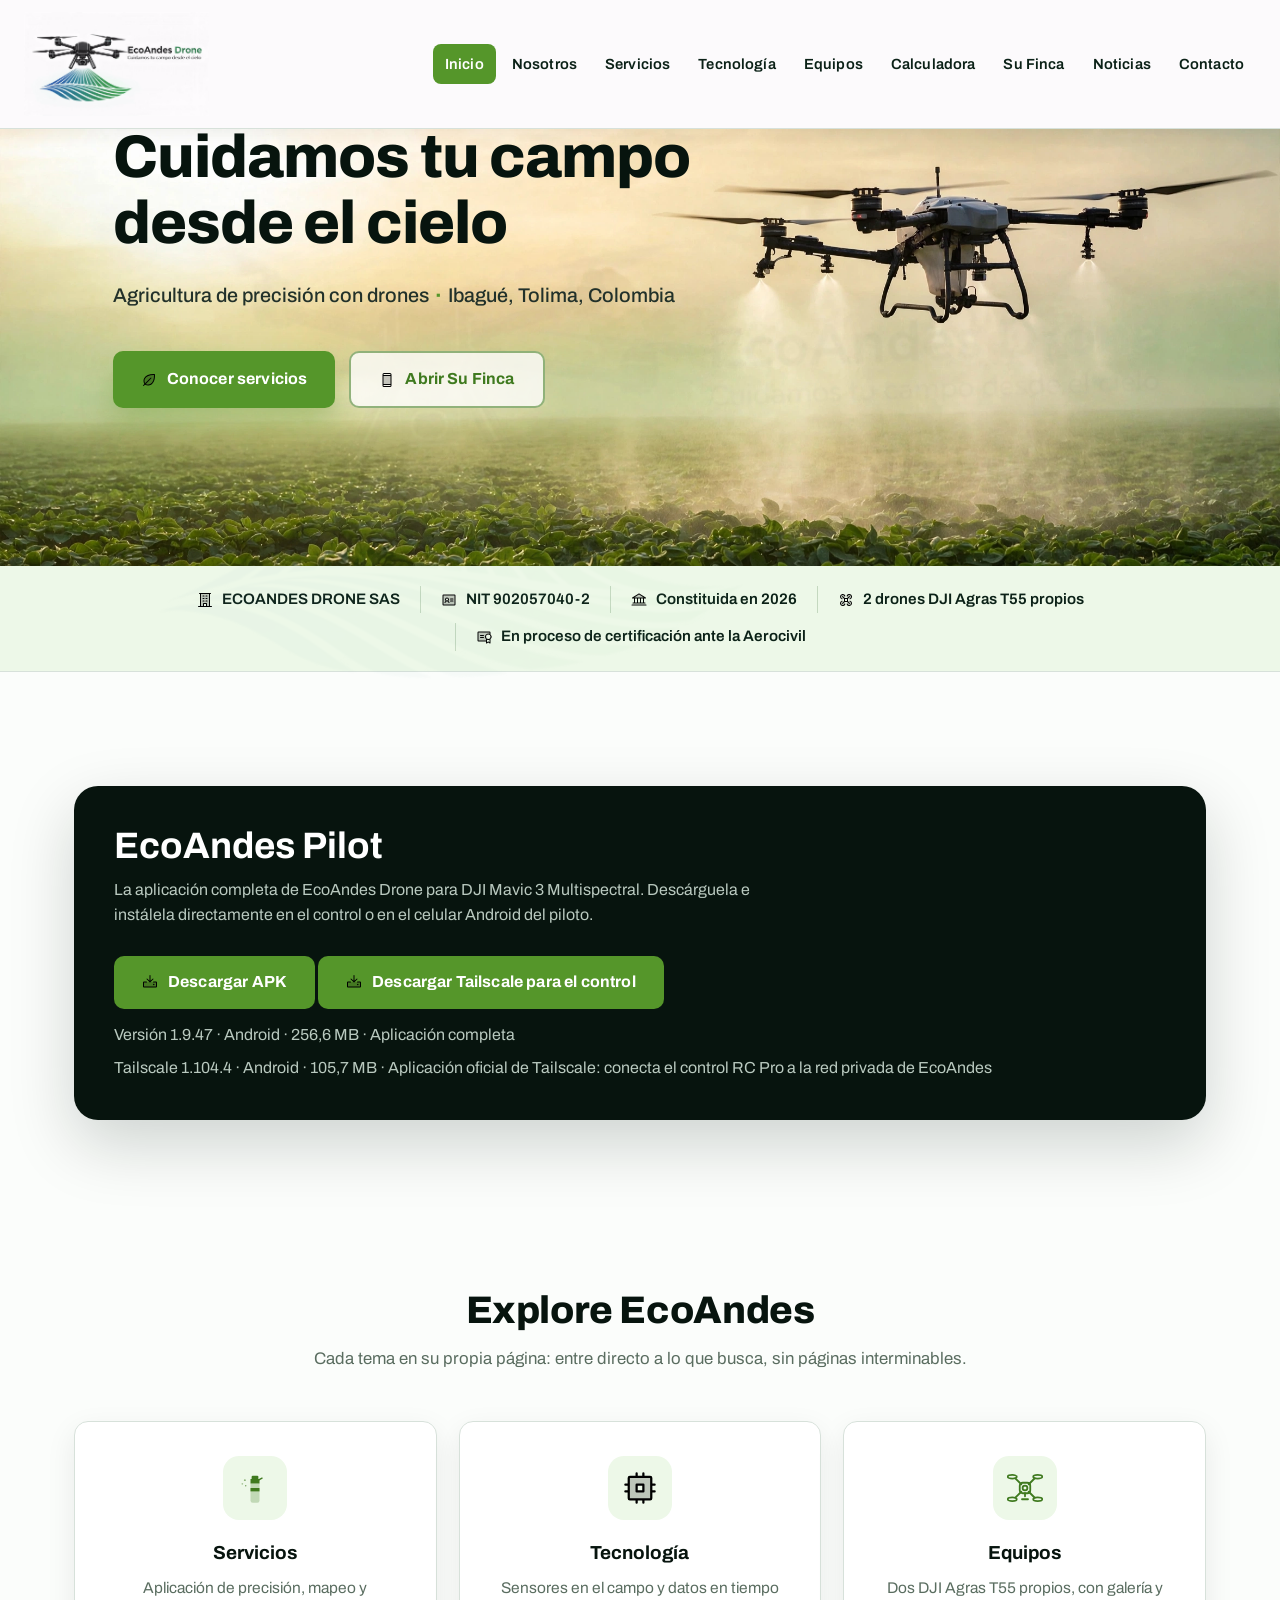
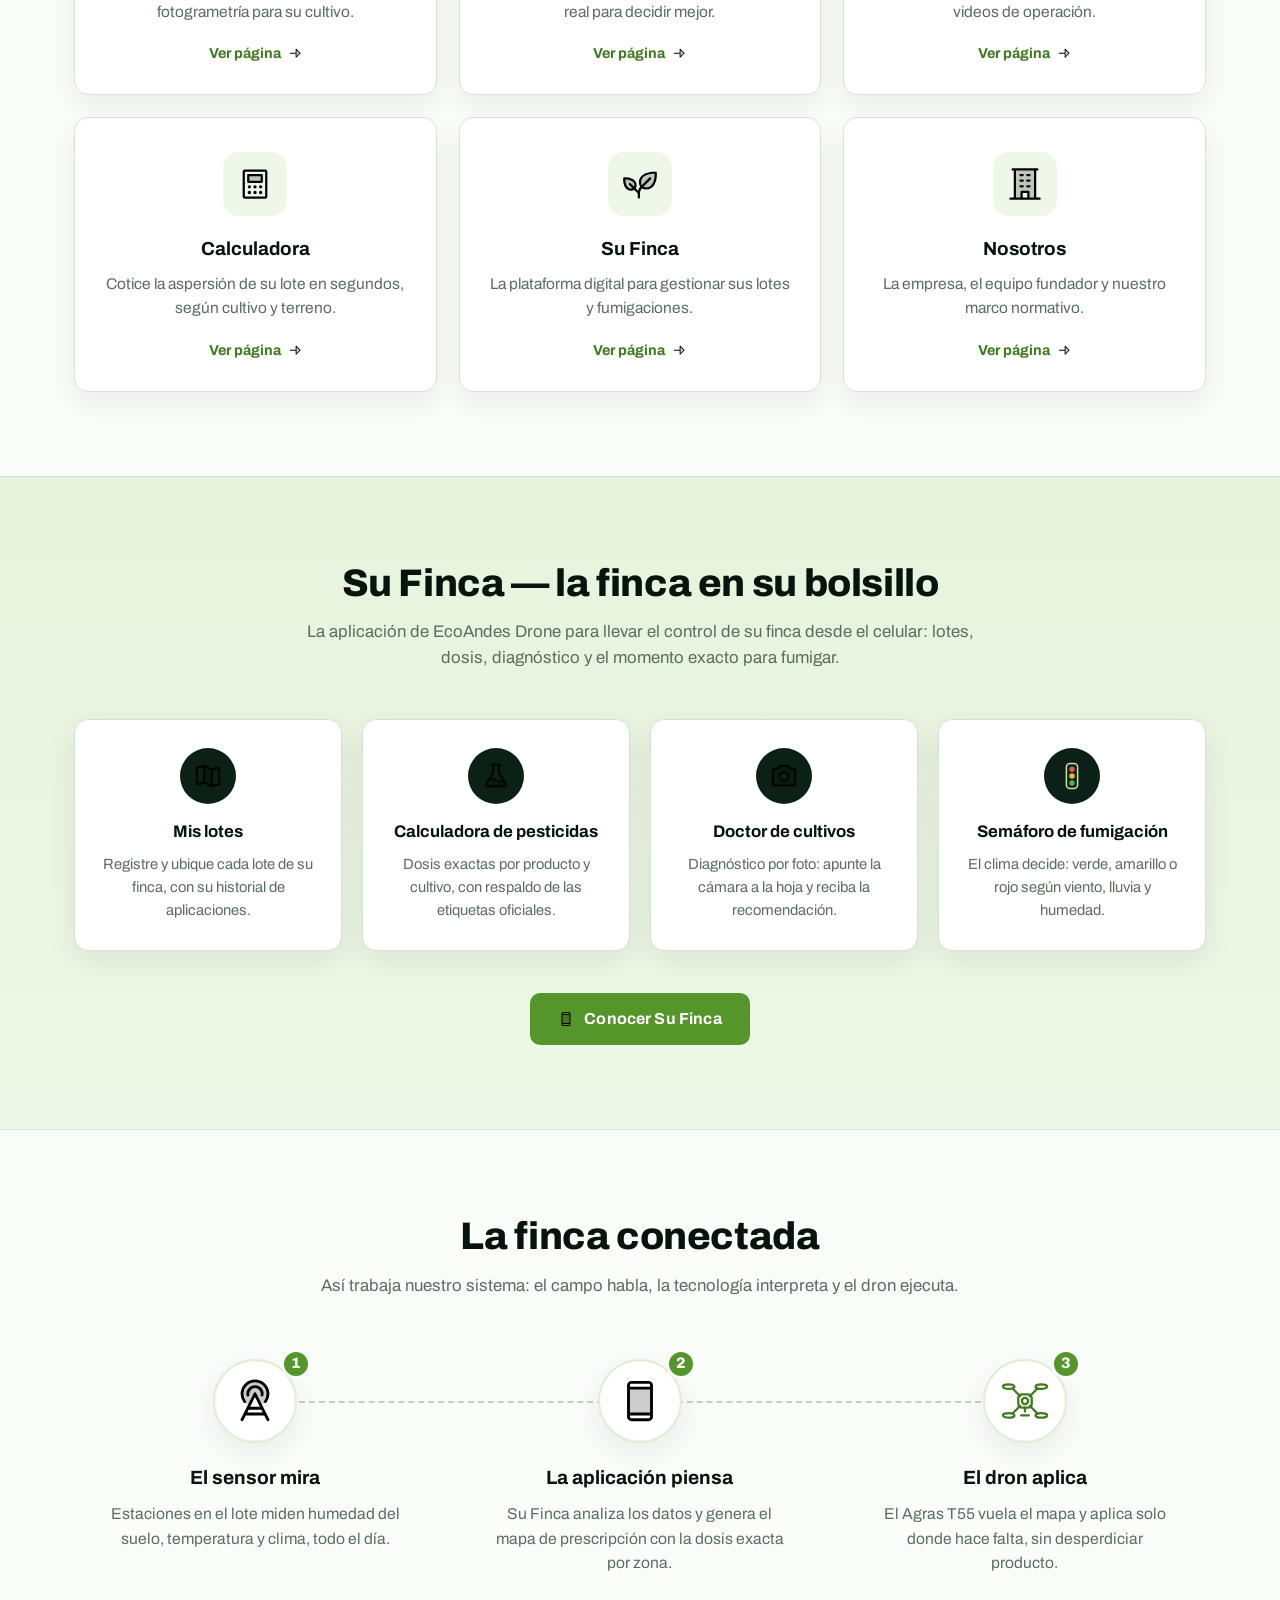
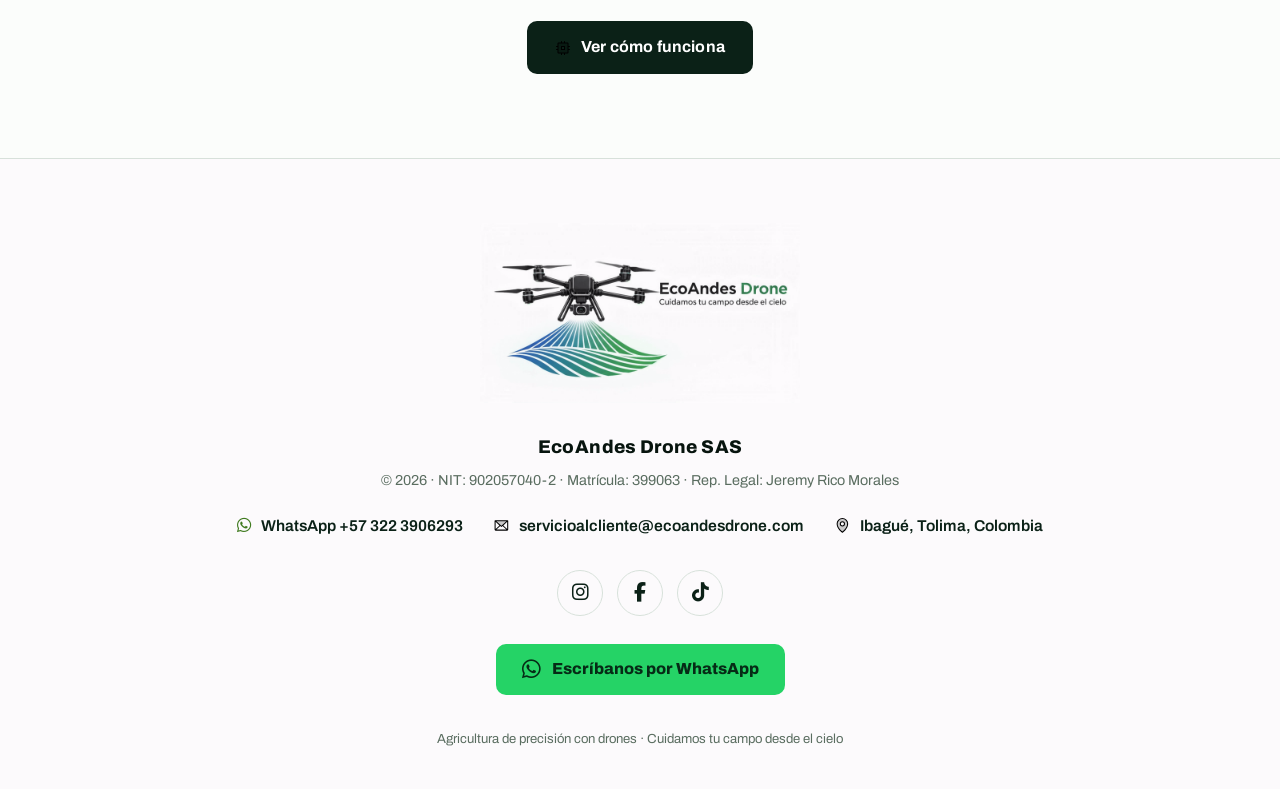
<file: index.html>
<!doctype html>
<html lang="es">
  <head>
    <meta charset="utf-8" />
    <meta name="viewport" content="width=device-width, initial-scale=1, viewport-fit=cover" />
    <meta name="color-scheme" content="light" />
    <meta name="description" content="EcoAndes Drone SAS: agricultura de precisión con drones en Colombia. Fumigación, monitoreo de cultivos y la app Su Finca para el productor." /><link rel="canonical" href="https://ecoandesdrone.com/"><meta property="og:type" content="website"><meta property="og:site_name" content="EcoAndes Drone SAS"><meta property="og:title" content="EcoAndes Drone SAS | Cuidamos tu campo desde el cielo"><meta property="og:description" content="EcoAndes Drone SAS: agricultura de precisión con drones en Colombia. Fumigación, monitoreo de cultivos y la app Su Finca para el productor."><meta property="og:url" content="https://ecoandesdrone.com/"><meta property="og:image" content="https://ecoandesdrone.com/assets/hero-amanecer.webp"><meta name="twitter:card" content="summary_large_image"><meta name="twitter:title" content="EcoAndes Drone SAS | Cuidamos tu campo desde el cielo"><meta name="twitter:description" content="EcoAndes Drone SAS: agricultura de precisión con drones en Colombia. Fumigación, monitoreo de cultivos y la app Su Finca para el productor."><meta name="twitter:image" content="https://ecoandesdrone.com/assets/hero-amanecer.webp"><script type="application/ld+json">{"@context":"https://schema.org","@type":"Organization","name":"EcoAndes Drone SAS","url":"https://ecoandesdrone.com/","logo":"https://ecoandesdrone.com/assets/logo-estatico.webp","description":"Agricultura de precisión con drones en Colombia.","email":"servicioalcliente@ecoandesdrone.com","telephone":"+57-322-3906293","address":{"@type":"PostalAddress","addressLocality":"Ibagué","addressRegion":"Tolima","addressCountry":"CO"},"sameAs":["https://www.facebook.com/profile.php?id=61594143916085","https://www.instagram.com/ecoandesdrone/","https://www.tiktok.com/@ecoandesdrone"]}</script>
    <link rel="icon" href="assets/favicon.ico" />
    <title>EcoAndes Drone SAS | Cuidamos tu campo desde el cielo</title>
    <link rel="stylesheet" href="assets/fonts/archivo.css" />
    <link rel="stylesheet" href="assets/fontawesome.css" />
    <style>
      :root{
        --ink:#07140e;
        --ink-2:#0b2117;
        --green:#55962a;
        --green-dark:#3f7a1f;
        --green-mid:#dcefd2;
        --pale:#edf8e8;
        --paper:#fbfdfb;
        --line:#d7e1da;
        --text:#1c2b21;
        --muted:#5a6d60;
        --white:#ffffff;
        --shadow:0 10px 30px rgba(7,20,14,.08);
        --shadow-lg:0 24px 60px rgba(2,8,5,.35);
        --radius:14px;
      }
      *{box-sizing:border-box}
      html{scroll-behavior:smooth}
      body{
        margin:0;
        font-family:"Archivo",system-ui,-apple-system,"Segoe UI",sans-serif;
        color:var(--text);
        background:var(--paper);
        line-height:1.55;
        -webkit-font-smoothing:antialiased;
      }
      img{max-width:100%;display:block}
      a{text-decoration:none;color:inherit}
      button{font:inherit}
      .wrap{max-width:1180px;margin:0 auto;padding:0 24px}
      .page-view[hidden]{display:none}

      /* ---------- LOGO: EL ORIGINAL, TAL CUAL, SOBRE BLANCO ----------
         Decisión del dueño: fondo blanco y el logo ORIGINAL a todo color,
         sin versiones en negativo, sin recolorear, sin halos ni
         difuminados. Se usa el archivo animado original del sitio
         (assets/logo-animado.gif: dron oscuro, "EcoAndes" en su tinta,
         "Drone" en verde, surcos azul-verde, eslogan debajo, hélices
         girando), idéntico en menú y pie. Su fondo nativo es un
         blanco cálido (#fcfafc); por eso el encabezado y el pie usan
         exactamente ese blanco: el logo se funde con la superficie
         sin rectángulo visible, sin tocar un píxel del arte. */

      /* ---------- MENÚ FIJO ---------- */
      .site-header{
        position:fixed;inset:0 0 auto 0;z-index:100;
        background:#fcfafc;
        border-bottom:1px solid var(--line);
        box-shadow:0 4px 18px rgba(7,20,14,.06);
      }
      .header-in{
        display:flex;align-items:center;gap:20px;
        max-width:1280px;margin:0 auto;padding:10px 24px;
      }
      .brand{display:flex;align-items:center;flex:none;padding:2px 0}
      .brand-logo{
        height:104px;width:auto;display:block;
      }
      .main-nav{margin-left:auto}
      .main-nav ul{
        display:flex;align-items:center;gap:4px;
        list-style:none;margin:0;padding:0;
      }
      .main-nav a{
        display:block;padding:9px 12px;border-radius:8px;
        color:var(--ink-2);font-size:.92rem;font-weight:600;letter-spacing:.01em;
        transition:background .2s,color .2s;cursor:pointer;
      }
      .main-nav a:hover{background:var(--pale);color:var(--green-dark)}
      .main-nav a.active{background:var(--green);color:#fff}
      .nav-toggle{
        display:none;margin-left:auto;
        background:transparent;border:1px solid var(--line);
        color:var(--ink-2);border-radius:8px;padding:8px 12px;font-size:1rem;cursor:pointer;
      }

      /* ---------- PANTALLA DE APERTURA (SPLASH) ----------
         Reproduce la del sitio vigente: al ENTRAR, primero se ve
         el logo grande y centrado, y después la página, con un
         fundido suave. Fondo verde oscuro radial; en el centro, el
         logo animado ORIGINAL (assets/logo-animado.gif, el mismo
         archivo, con las hélices girando) sobre su tarjeta blanca
         redondeada — su fondo nativo es ese blanco cálido, así que
         se funde con la tarjeta sin tocar un píxel —; debajo, el
         nombre, el eslogan y la barra de carga. Mismo ritmo del
         sitio actual: se oculta a los 450 ms del DOMContentLoaded
         (respaldo absoluto a los 1400 ms) y se desvanece en 0.7 s.
         Un toque o clic la salta y entra directo. Es solo de
         ENTRADA: la navegación interna entre páginas no la repite. */
      #splash{
        position:fixed;inset:0;z-index:9999;
        background:radial-gradient(circle at center,#163b27,#06110b 72%);
        display:grid;place-items:center;
        transition:opacity .7s,visibility .7s;
        cursor:pointer;
      }
      #splash.hidden{opacity:0;visibility:hidden;pointer-events:none}
      body.splash-lock{overflow:hidden}
      .splash-inner{text-align:center;color:#fff;padding:0 20px}
      .splash-card{
        width:min(310px,72vw);margin:0 auto;line-height:0;
        padding:18px 22px;border-radius:28px;
        background:#fcfafc;box-shadow:0 28px 80px rgba(0,0,0,.35);
        animation:splashLogoIn 1.1s cubic-bezier(.2,.8,.2,1);
      }
      .splash-card img{width:100%;height:auto;display:block}
      .splash-title{
        font-size:clamp(2rem,5vw,3.2rem);font-weight:900;
        margin-top:22px;letter-spacing:-.03em;line-height:1.05;
        animation:splashRise .9s .25s both;
      }
      .splash-title span{color:#2b854d}
      .splash-sub{
        color:#b8c9bd;margin-top:5px;font-size:1.02rem;
        animation:splashRise .9s .45s both;
      }
      .splash-loader{
        width:170px;height:3px;background:#284535;border-radius:9px;
        margin:28px auto 0;overflow:hidden;
      }
      .splash-loader::after{
        content:"";display:block;height:100%;width:45%;
        background:#2b854d;animation:splashLoad 1.7s ease-in-out infinite;
      }
      @keyframes splashLogoIn{
        from{opacity:0;transform:scale(.7) rotate(-8deg)}
        to{opacity:1;transform:none}
      }
      @keyframes splashRise{
        from{opacity:0;transform:translateY(15px)}
        to{opacity:1;transform:none}
      }
      @keyframes splashLoad{
        0%{transform:translateX(-120%)}
        100%{transform:translateX(380%)}
      }

      /* ---------- HERO (INICIO) — CONCEPTO 9 "AMANECER", LA ESCENA TAL CUAL ----------
         El fondo del hero ES la escena fotográfica del Concepto 9 que
         el dueño vio y escogió (assets/hero-amanecer.webp): cielo
         luminoso de amanecer, el dron a la derecha rociando sobre el
         campo verde, a todo el ancho y alto del hero, sin degradados
         sintéticos ni máscaras de fundido. La escena va LIMPIA, sin
         ningún texto impreso: los únicos textos son los elementos
         HTML vivos de aquí — a la izquierda, el titular oscuro en dos
         líneas, el subtítulo y los botones, en las mismas posiciones
         y proporciones de la referencia. */
      .hero{
        position:relative;color:var(--text);
        display:flex;align-items:flex-start;
        min-height:clamp(560px,44.2vw,900px);
        padding:clamp(96px,9.7vw,250px) 0 60px;
        overflow:hidden;background:#e7edd6;
      }
      .hero-bg{
        position:absolute;inset:0;z-index:0;
        width:100%;height:100%;
        object-fit:cover;object-position:50% 50%;
      }
      .hero-in{position:relative;z-index:2;width:100%;margin:0 auto;padding:0 24px 0 clamp(24px,8.8vw,260px)}
      .hero-copy{max-width:720px;text-align:left}
      .hero h1{
        margin:0;font-size:clamp(2.4rem,4.7vw,5.2rem);
        font-weight:800;line-height:1.1;letter-spacing:-.015em;color:var(--ink);
      }
      .hero h1 .l{display:block}
      .hero .sub{
        margin:24px 0 0;max-width:640px;
        font-size:clamp(1.02rem,1.55vw,1.3rem);color:#22312a;font-weight:500;
      }
      .hero .sub .dot{color:var(--green);font-weight:800;padding:0 2px}
      .hero-actions{
        margin-top:40px;display:flex;gap:14px;justify-content:flex-start;flex-wrap:wrap;
      }
      /* Botones como en la referencia: el principal, verde sólido; el
         secundario, claro y translúcido sobre la luz del cielo. */
      .hero .btn-green{box-shadow:0 14px 30px rgba(85,150,42,.35)}
      .hero .btn-outline{background:rgba(255,255,255,.78);border-color:rgba(63,122,31,.55)}
      .hero .btn-outline:hover{background:#fff}
      .btn{
        display:inline-flex;align-items:center;gap:10px;
        padding:14px 28px;border-radius:10px;
        font-size:1rem;font-weight:700;letter-spacing:.01em;
        transition:transform .15s,background .2s,border-color .2s;
        cursor:pointer;border:0;
      }
      .btn:active{transform:translateY(1px)}
      .btn-green{background:var(--green);color:#fff}
      .btn-green:hover{background:var(--green-dark)}
      .btn-outline{border:2px solid var(--green-dark);color:var(--green-dark);background:transparent}
      .btn-outline:hover{border-color:var(--green-dark);background:var(--pale)}
      .btn-dark{background:var(--ink-2);color:#fff}
      .btn-dark:hover{background:var(--ink)}

      /* ---------- MARCA DE AGUA FIJA ---------- */
      .site-watermark{
        position:fixed;inset:0;z-index:1;pointer-events:none;
        display:grid;place-items:center;overflow:hidden;opacity:.028;
      }
      .site-watermark img{
        width:min(1040px,82vw);height:auto;
        transform:rotate(-2deg) scale(1.04);will-change:transform;
        animation:watermarkDrift 18s ease-in-out infinite alternate;
      }
      @keyframes watermarkDrift{
        from{transform:rotate(-2deg) scale(1.04) translate3d(-1.5%,0,0)}
        to{transform:rotate(-2deg) scale(1.08) translate3d(1.5%,1%,0)}
      }
      section,.trust-band,.site-footer,.page-hero{position:relative;z-index:0}
      .wrap,.trust-in{position:relative;z-index:2}
      .site-footer > *{position:relative;z-index:2}

      /* ---------- FRANJA DE DATOS ---------- */
      .trust-band{background:var(--pale);border-bottom:1px solid var(--line)}
      .trust-in{
        display:flex;flex-wrap:wrap;justify-content:center;align-items:center;
        gap:10px 0;padding:20px 24px;max-width:1180px;margin:0 auto;text-align:center;
      }
      .trust-item{
        display:inline-flex;align-items:center;gap:9px;
        font-size:.95rem;font-weight:600;color:var(--ink-2);padding:2px 20px;
      }
      .trust-item i{color:var(--green-dark);font-size:1rem}
      .trust-item + .trust-item{border-left:1px solid #c4d8bf}

      /* ---------- SECCIONES ---------- */
      section{padding:84px 0}
      .section-head{text-align:center;max-width:680px;margin:0 auto 48px}
      .section-head h2{
        margin:0;font-size:clamp(1.7rem,3.6vw,2.4rem);font-weight:800;color:var(--ink);
        letter-spacing:-.01em;line-height:1.15;
      }
      .section-head p{margin:14px 0 0;color:var(--muted);font-size:1.05rem}
      .section-head.left{text-align:left;margin-left:0}
      .kicker{
        display:block;color:var(--green-dark);font-size:.78rem;font-weight:800;
        letter-spacing:.13em;text-transform:uppercase;margin-bottom:10px;
      }

      /* ---------- ENCABEZADO DE PÁGINA INTERNA ---------- */
      .page-hero{
        background:linear-gradient(135deg,var(--ink-2),var(--ink) 60%,#0e2c1f);
        color:#fff;text-align:center;
        padding:158px 24px 62px;overflow:hidden;
      }
      .page-hero::after{
        content:"";position:absolute;inset:0;
        background:radial-gradient(600px 220px at 80% 15%,rgba(85,150,42,.35),transparent);
        pointer-events:none;
      }
      .page-hero .in{position:relative;z-index:1;max-width:760px;margin:0 auto}
      .page-hero h1{
        margin:0;font-size:clamp(1.9rem,4.6vw,3rem);font-weight:800;
        letter-spacing:-.01em;line-height:1.12;
      }
      .page-hero p{margin:14px auto 0;color:#c9d8cf;font-size:1.05rem;max-width:640px}
      .page-crumb{
        display:inline-flex;align-items:center;gap:8px;margin-bottom:18px;
        font-size:.82rem;font-weight:700;letter-spacing:.08em;text-transform:uppercase;color:#9db8a4;
      }
      .page-crumb a{color:#bfe3ac;cursor:pointer}
      .page-crumb a:hover{color:#fff}

      /* ---------- EXPLORE (tarjetas-puerta) ---------- */
      .grid-6{display:grid;grid-template-columns:repeat(3,1fr);gap:22px}
      .card{
        background:var(--white);border:1px solid var(--line);border-radius:var(--radius);
        padding:34px 28px 30px;text-align:center;box-shadow:var(--shadow);
        display:flex;flex-direction:column;align-items:center;
        transition:transform .18s,box-shadow .18s,border-color .18s;cursor:pointer;
      }
      .card:hover{transform:translateY(-4px);border-color:#bcd6b2;box-shadow:0 18px 40px rgba(7,20,14,.12)}
      .card .icon{
        width:64px;height:64px;border-radius:16px;
        background:var(--pale);color:var(--green-dark);
        display:flex;align-items:center;justify-content:center;
        font-size:1.7rem;margin-bottom:18px;
      }
      .card .icon svg{width:36px;height:36px}
      .card h3{margin:0;font-size:1.18rem;font-weight:700;color:var(--ink)}
      .card p{margin:9px 0 0;color:var(--muted);font-size:.97rem}
      .card .go{
        margin-top:auto;padding-top:18px;
        font-size:.9rem;font-weight:700;color:var(--green-dark);
        display:inline-flex;align-items:center;gap:7px;
      }

      /* ---------- TARJETAS GENÉRICAS ---------- */
      .grid-2{display:grid;grid-template-columns:repeat(2,1fr);gap:22px}
      .grid-3{display:grid;grid-template-columns:repeat(3,1fr);gap:22px}
      .grid-4{display:grid;grid-template-columns:repeat(4,1fr);gap:20px}
      .info-card{
        background:var(--white);border:1px solid var(--line);border-radius:var(--radius);
        padding:32px 28px;box-shadow:var(--shadow);
      }
      .info-card .icon{
        width:58px;height:58px;border-radius:16px;margin-bottom:18px;
        background:var(--pale);color:var(--green-dark);
        display:flex;align-items:center;justify-content:center;font-size:1.5rem;
      }
      .info-card h3{margin:0;font-size:1.22rem;font-weight:700;color:var(--ink)}
      .info-card p{margin:9px 0 0;color:var(--muted);font-size:.98rem}
      .info-card ul{margin:12px 0 0;padding-left:18px;color:var(--muted);font-size:.95rem}
      .info-card ul li{margin:5px 0}
      .info-card ul strong{color:var(--text)}

      /* ---------- SU FINCA ---------- */
      .sufinca{background:linear-gradient(180deg,#e6f3dc 0%,var(--pale) 100%);border-block:1px solid var(--line)}
      .mini-card{
        background:var(--white);border:1px solid #d3e4cb;border-radius:var(--radius);
        padding:28px 22px;text-align:center;box-shadow:var(--shadow);
      }
      .mini-card .icon{
        width:56px;height:56px;border-radius:50%;margin:0 auto 15px;
        background:var(--ink-2);color:#bfe3ac;
        display:flex;align-items:center;justify-content:center;font-size:1.45rem;
      }
      .mini-card .icon svg{width:30px;height:30px}
      .mini-card h3{margin:0;font-size:1.05rem;font-weight:700;color:var(--ink)}
      .mini-card p{margin:8px 0 0;color:var(--muted);font-size:.92rem}
      .center-action{text-align:center;margin-top:42px}

      /* ---------- PASOS / FLUJO ---------- */
      .steps{display:grid;grid-template-columns:repeat(3,1fr);gap:22px;position:relative}
      .steps-4{grid-template-columns:repeat(4,1fr)}
      .step{text-align:center;padding:12px 22px 4px;position:relative}
      a.step{cursor:pointer}
      a.step:hover h3{color:var(--green-dark)}
      .step .icon{
        width:84px;height:84px;border-radius:50%;margin:0 auto 20px;
        background:var(--white);border:2px solid var(--green-mid);
        color:var(--green-dark);box-shadow:var(--shadow);
        display:flex;align-items:center;justify-content:center;font-size:2rem;
        position:relative;z-index:1;
      }
      .step .icon svg{width:46px;height:46px}
      .step .num{
        position:absolute;top:2px;left:50%;transform:translateX(26px);
        width:30px;height:30px;border-radius:50%;z-index:2;
        background:var(--green);color:#fff;font-weight:800;font-size:.95rem;
        display:flex;align-items:center;justify-content:center;
        border:3px solid var(--paper);
      }
      .step h3{margin:0;font-size:1.2rem;font-weight:700;color:var(--ink)}
      .step p{margin:10px auto 0;color:var(--muted);font-size:.98rem;max-width:300px}
      @media (min-width:821px){
        .steps::before{
          content:"";position:absolute;top:54px;left:19%;right:19%;
          border-top:2px dashed #bcd6b2;z-index:0;
        }
        .steps-4::before{left:12%;right:12%}
      }

      /* ---------- DATOS DE EMPRESA ---------- */
      .data-list{
        background:var(--white);border:1px solid var(--line);border-radius:var(--radius);
        box-shadow:var(--shadow);overflow:hidden;
      }
      .data-row{
        display:flex;gap:16px;align-items:flex-start;
        padding:18px 26px;border-bottom:1px solid var(--line);
      }
      .data-row:last-child{border-bottom:0}
      .data-row i{color:var(--green-dark);font-size:1.1rem;margin-top:3px;width:22px;text-align:center;flex:none}
      .data-row b{display:block;font-size:.8rem;letter-spacing:.07em;text-transform:uppercase;color:var(--muted)}
      .data-row span{font-size:1.02rem;font-weight:600;color:var(--ink)}
      .data-row a{color:var(--green-dark);font-weight:700}
      .data-row a:hover{text-decoration:underline}

      /* ---------- MARCO NORMATIVO ---------- */
      .norm-grid{display:grid;grid-template-columns:repeat(3,1fr);gap:18px}
      .norm-item{
        padding:26px;border:1px solid var(--line);border-radius:var(--radius);
        background:var(--white);box-shadow:var(--shadow);
      }
      .norm-item i{color:var(--green-dark);font-size:1.5rem;margin-bottom:14px;display:block}
      .norm-item h4{margin:0 0 6px;font-size:1rem;color:var(--ink)}
      .norm-item p{margin:0;font-size:.9rem;color:var(--muted)}
      .notice{
        margin-top:24px;padding:20px 22px;border-left:4px solid var(--green);
        background:#f2f8f2;border-radius:0 12px 12px 0;color:#3c5144;font-size:.94rem;
      }
      .notice a{color:var(--green-dark);font-weight:700}
      .notice a:hover{text-decoration:underline}

      /* ---------- ACORDEÓN DE SERVICIOS ---------- */
      .accordion{max-width:920px;margin:0 auto;display:grid;gap:13px}
      .acc{
        background:#fff;border:1px solid var(--line);border-radius:16px;
        overflow:hidden;box-shadow:0 8px 25px rgba(7,20,14,.045);
      }
      .acc.featured{border:2px solid var(--green)}
      .acc-head{
        display:flex;align-items:center;gap:16px;width:100%;
        padding:20px 22px;cursor:pointer;background:transparent;border:0;text-align:left;
      }
      .acc-icon{
        width:52px;height:52px;border-radius:15px;background:var(--pale);
        display:flex;align-items:center;justify-content:center;
        color:var(--green-dark);flex:none;font-size:1.25rem;
      }
      .acc-title{flex:1;font-weight:800;font-size:1.05rem;color:var(--ink)}
      .acc .chev{transition:transform .3s;color:#82938a}
      .acc.open .chev{transform:rotate(180deg);color:var(--green-dark)}
      .acc-body{max-height:0;overflow:hidden;transition:max-height .45s ease}
      .acc.open .acc-body{max-height:700px}
      .acc-content{padding:0 24px 24px 90px;color:var(--muted);font-size:.97rem}
      .acc-content ul{margin-top:10px;padding-left:18px}
      .acc-content li{margin:6px 0}
      .acc-content strong{color:var(--ink)}

      /* ---------- PROCESO DE TRABAJO (banda oscura) ---------- */
      .process-band{
        margin-top:30px;background:var(--ink);color:#fff;border-radius:24px;
        padding:40px;box-shadow:0 24px 65px rgba(7,20,14,.18);
      }
      .process-band h3{margin:0;font-size:clamp(1.6rem,3vw,2.3rem);line-height:1.1;color:#fff}
      .process-band .lead{color:#b9c9bf;max-width:680px;margin:12px 0 0}
      .process-steps{display:grid;grid-template-columns:repeat(5,1fr);gap:12px;margin-top:30px}
      .process-steps > div{
        padding:18px;border:1px solid rgba(255,255,255,.1);
        background:rgba(255,255,255,.045);border-radius:16px;min-height:150px;
      }
      .process-steps b{
        display:inline-flex;align-items:center;justify-content:center;
        width:34px;height:34px;border-radius:50%;
        background:rgba(85,150,42,.22);color:#bde7c3;font-size:.75rem;margin-bottom:18px;
      }
      .process-steps strong{display:block;margin-bottom:5px}
      .process-steps span{display:block;color:#9fb1a6;font-size:.84rem}
      .check-points{display:grid;gap:10px;margin-top:22px}
      .check-points span{display:flex;gap:9px;align-items:center;font-weight:600;color:var(--ink)}
      .check-points i{color:var(--green-dark)}

      /* ---------- FICHA T55 ---------- */
      .t55-spec{
        display:grid;grid-template-columns:1.2fr .8fr;gap:26px;align-items:stretch;
        background:#fff;border:1px solid var(--line);border-radius:22px;
        padding:36px;box-shadow:var(--shadow);
      }
      .t55-spec h3{margin:0 0 10px;font-size:1.9rem;color:var(--ink)}
      .t55-spec p{color:var(--muted);line-height:1.75;margin:0}
      .spec-list{display:grid;grid-template-columns:1fr 1fr;gap:12px}
      .spec-list span{border:1px solid var(--line);border-radius:16px;padding:18px;background:var(--paper)}
      .spec-list b{display:block;font-size:1.45rem;color:var(--green-dark)}
      .spec-list small{color:var(--muted)}
      .disclaimer{
        display:flex;gap:12px;align-items:flex-start;margin-top:20px;
        padding:18px 20px;border-left:4px solid var(--green);
        background:#f2f8f2;border-radius:0 12px 12px 0;color:#496055;font-size:.9rem;
      }
      .disclaimer i{color:var(--green-dark);margin-top:4px}
      .disclaimer p{margin:0}

      /* ---------- GALERÍA Y VIDEOS ---------- */
      .gallery-grid{display:grid;grid-template-columns:repeat(3,1fr);gap:18px}
      .gallery-item{
        position:relative;border-radius:18px;overflow:hidden;background:var(--ink-2);
        box-shadow:var(--shadow);margin:0;
      }
      .gallery-item img{width:100%;height:300px;object-fit:cover;display:block}
      .gallery-item figcaption{
        position:absolute;inset:auto 0 0;padding:56px 20px 16px;color:#fff;
        background:linear-gradient(transparent,rgba(0,0,0,.78));
        font-size:.95rem;font-weight:700;
      }
      .gallery-item figcaption span{color:#8fd07a}
      .dark-band{background:linear-gradient(180deg,var(--ink) 0%,var(--ink-2) 100%);color:#fff}
      .dark-band .section-head h2{color:#fff}
      .dark-band .section-head p{color:#aebfb4}
      .video-grid{display:grid;grid-template-columns:repeat(3,1fr);gap:18px}
      .video-card{
        position:relative;border-radius:18px;overflow:hidden;background:#020805;
        border:1px solid rgba(255,255,255,.09);box-shadow:0 22px 55px rgba(0,0,0,.28);
      }
      .video-card.featured{grid-column:span 2}
      .video-card video{width:100%;height:260px;object-fit:cover;display:block;background:#020805}
      .video-card.featured video{height:320px}
      .video-card .v-label{
        position:absolute;left:16px;bottom:14px;z-index:2;color:#fff;
        font-weight:700;font-size:.92rem;text-shadow:0 2px 10px rgba(0,0,0,.5);
        pointer-events:none;
      }
      .video-card .v-label small{display:block;color:rgba(255,255,255,.75);font-weight:500;font-size:.78rem}
      .video-note{margin:20px auto 0;max-width:820px;text-align:center;color:#91a69a;font-size:.85rem}

      /* ---------- CALCULADORA ---------- */
      .calc-wrap{background:linear-gradient(180deg,#f4f9f4 0%,#e9f3e9 100%);border-block:1px solid var(--line)}
      .calc-grid{display:grid;grid-template-columns:1fr 1fr;gap:28px;align-items:start;max-width:1020px;margin:0 auto}
      .calc-form,.calc-result{
        background:#fff;border:1px solid var(--line);border-radius:22px;
        padding:34px;box-shadow:var(--shadow);
      }
      .calc-form h3,.calc-result h3{margin:0 0 6px;font-size:1.35rem;color:var(--ink)}
      .calc-sub{color:var(--muted);font-size:.92rem;margin:0 0 22px}
      .field{margin-bottom:16px}
      .field > label{display:block;font-weight:700;font-size:.88rem;margin-bottom:7px;color:var(--ink)}
      .field input,.field select,.field textarea{
        width:100%;padding:13px 15px;border:1px solid #d7e1da;border-radius:12px;
        font:inherit;background:var(--paper);outline:none;color:var(--text);
      }
      .field input:focus,.field select:focus,.field textarea:focus{
        border-color:var(--green);box-shadow:0 0 0 3px rgba(85,150,42,.15);
      }
      .terrain{display:grid;grid-template-columns:1fr 1fr;gap:12px}
      .terrain label{
        position:relative;display:block;border:1px solid #d7e1da;border-radius:14px;
        padding:14px;cursor:pointer;background:var(--paper);transition:.2s;
      }
      .terrain input{position:absolute;opacity:0;pointer-events:none}
      .terrain label:has(input:checked){border-color:var(--green);background:#f2f9f0;box-shadow:0 0 0 3px rgba(85,150,42,.15)}
      .terrain label:has(input:focus-visible){outline:2px solid var(--green-dark);outline-offset:2px}
      .terrain b{display:block;font-size:1rem;color:var(--ink)}
      .terrain b i{color:var(--green-dark);margin-right:7px}
      .terrain small{color:var(--muted);display:block;margin-top:2px}
      .terrain .price{color:var(--green-dark);font-weight:800;margin-top:6px;display:block}
      .calc-result{display:none}
      .calc-result.show{display:block}
      .calc-total{
        font-size:clamp(2.1rem,5vw,2.8rem);font-weight:900;letter-spacing:-.02em;
        color:var(--green-dark);margin:6px 0 4px;
      }
      .calc-lines{
        display:grid;gap:8px;margin:18px 0;padding:18px;
        background:#f7faf7;border:1px solid var(--line);border-radius:14px;font-size:.92rem;
      }
      .calc-lines div{display:flex;justify-content:space-between;gap:10px}
      .calc-lines span{color:var(--muted)}
      .calc-notes{font-size:.84rem;color:var(--muted);display:grid;gap:9px;margin-top:16px;line-height:1.6}
      .calc-notes i{color:var(--green-dark);margin-right:6px}
      .calc-error{
        display:none;color:#b3261e;background:#fdecea;border:1px solid #f5c6c0;
        border-radius:12px;padding:12px 14px;font-size:.88rem;margin-bottom:14px;
      }
      .calc-error.show{display:block}

      /* ---------- CONTACTO ---------- */
      .contact-grid{display:grid;grid-template-columns:.85fr 1.15fr;gap:28px;align-items:start}
      .contact-box,.contact-form{
        background:#fff;border:1px solid var(--line);border-radius:22px;
        padding:34px;box-shadow:var(--shadow);
      }
      .contact-box h3,.contact-form h3{margin:0 0 6px;font-size:1.3rem;color:var(--ink)}
      .details{display:grid;gap:16px;margin-top:22px}
      .detail{display:flex;gap:13px;align-items:flex-start}
      .detail i{color:var(--green-dark);margin-top:4px;width:22px;text-align:center;flex:none}
      .detail span{color:#52645a}
      .detail a{color:var(--green-dark);font-weight:700}
      .detail a:hover{text-decoration:underline}
      .contact-form{display:grid;gap:14px}
      .contact-form .field{margin-bottom:0}
      .form-status{text-align:center;color:var(--muted);font-size:.85rem;margin:0}

      /* ---------- NOTICIAS ---------- */
      .news-meta{
        display:flex;flex-wrap:wrap;gap:12px;align-items:center;justify-content:center;
        margin-top:20px;color:#9fb3a8;font-size:.88rem;
      }
      .news-meta strong{color:#fff}
      .btn-refresh{
        background:var(--green);color:#fff;border:0;font-weight:700;font-size:.88rem;
        padding:10px 18px;border-radius:10px;cursor:pointer;
        display:inline-flex;align-items:center;gap:8px;transition:background .2s;
      }
      .btn-refresh:hover{background:var(--green-dark)}
      .btn-refresh:disabled{opacity:.6;cursor:wait}
      .filters{display:flex;flex-wrap:wrap;gap:10px;justify-content:center;margin-bottom:8px}
      .chip{
        border:1.5px solid var(--line);background:#fff;color:var(--muted);
        font:inherit;font-weight:700;font-size:.88rem;padding:9px 18px;
        border-radius:999px;cursor:pointer;transition:.2s;
        display:inline-flex;align-items:center;gap:8px;
      }
      .chip i{font-size:.85rem}
      .chip:hover{border-color:var(--green);color:var(--green-dark)}
      .chip.active{background:var(--green);border-color:var(--green);color:#fff}
      .news-grid{display:grid;grid-template-columns:repeat(3,1fr);gap:18px;margin-top:26px}
      .news-card{
        background:#fff;border:1px solid var(--line);border-radius:18px;padding:22px;
        display:flex;flex-direction:column;gap:10px;
        transition:transform .2s,box-shadow .2s;
      }
      .news-card:hover{transform:translateY(-3px);box-shadow:0 14px 30px rgba(7,20,14,.10)}
      .news-top{display:flex;align-items:center;gap:8px;flex-wrap:wrap}
      .tag{
        font-size:.72rem;font-weight:800;letter-spacing:.05em;text-transform:uppercase;
        padding:4px 12px;border-radius:999px;color:#fff;background:var(--green);
      }
      .tag.tech{background:#2e5297}.tag.norm{background:#b3541e}.tag.col{background:#225e5a}
      .lang{
        font-size:.72rem;font-weight:700;color:var(--muted);
        border:1px solid var(--line);padding:3px 10px;border-radius:999px;
      }
      .news-card h3{margin:0;font-size:1.02rem;line-height:1.4}
      .news-card h3 a{color:var(--ink)}
      .news-card h3 a:hover{color:var(--green-dark)}
      .news-card p.ex{margin:0;color:var(--muted);font-size:.88rem;flex:1}
      .news-card-meta{
        display:flex;justify-content:space-between;align-items:center;gap:10px;
        margin-top:6px;font-size:.78rem;color:var(--muted);
      }
      .read-link{color:var(--green-dark);font-weight:800;white-space:nowrap}
      .read-link:hover{text-decoration:underline}
      .skel{border:1px solid var(--line);border-radius:18px;padding:22px;display:flex;flex-direction:column;gap:12px}
      .skel div{
        background:linear-gradient(90deg,var(--pale) 25%,#e9efeb 50%,var(--pale) 75%);
        background-size:200% 100%;animation:sh 1.4s infinite;border-radius:8px;
      }
      @keyframes sh{to{background-position:-200% 0}}
      .news-empty{
        background:var(--pale);border:1px dashed #bcd6b2;border-radius:18px;
        padding:40px 24px;text-align:center;color:var(--muted);grid-column:1/-1;
      }
      .news-empty h3{margin:0 0 6px;color:var(--ink)}
      .news-empty p{margin:0}
      .cache-note{
        background:#fff8e6;border:1px solid #ecd9ae;color:#8a6d1f;font-size:.85rem;
        border-radius:12px;padding:10px 16px;margin:18px auto 0;max-width:680px;
        text-align:center;display:none;
      }
      .official{
        margin-top:44px;background:linear-gradient(135deg,#fdf8ef,#fbf3e2);
        border:1px solid #ecd9ae;border-radius:18px;padding:28px;
      }
      .official h2{margin:0 0 6px;font-size:1.15rem;color:var(--ink)}
      .official p{color:var(--muted);font-size:.92rem;margin:0 0 14px}
      .official ul{list-style:none;margin:0;padding:0;display:grid;gap:10px}
      .official li{display:flex;gap:10px;align-items:flex-start}
      .official li i{color:#b3541e;margin-top:4px}
      .official a{color:#b3541e;font-weight:700;font-size:.95rem}
      .official a:hover{text-decoration:underline}

      /* ---------- PIE ---------- */
      /* Pie claro, consistente con el encabezado: mismo blanco del logo,
         textos en oscuro, logo original a todo color. */
      .site-footer{
        background:#fcfafc;color:var(--text);text-align:center;
        padding:64px 24px 40px;border-top:1px solid var(--line);
      }
      /* Logo del pie: el original animado, idéntico al del menú,
         fundido sobre el blanco del pie. */
      .footer-logo{display:inline-block;line-height:0}
      .footer-logo img{width:min(320px,74vw);height:auto;display:block}
      .footer-name{margin:22px 0 0;font-size:1.15rem;font-weight:800;color:var(--ink);letter-spacing:.02em}
      .footer-legal{margin:8px auto 0;font-size:.9rem;color:var(--muted);max-width:640px}
      .footer-contact{
        margin:22px auto 0;display:flex;flex-wrap:wrap;justify-content:center;gap:10px 30px;
        font-size:.98rem;font-weight:600;color:var(--ink-2);
      }
      .footer-contact a,.footer-contact span{display:inline-flex;align-items:center;gap:9px}
      .footer-contact a:hover{color:var(--green-dark);text-decoration:underline}
      .footer-contact i{color:var(--green-dark);font-size:1.05rem}
      .social-row{margin-top:32px;display:flex;justify-content:center;gap:14px}
      .social-row a{
        width:46px;height:46px;border-radius:50%;
        border:1px solid var(--line);color:var(--ink-2);
        display:flex;align-items:center;justify-content:center;font-size:1.2rem;
        transition:background .2s,border-color .2s,color .2s;
      }
      .social-row a:hover{background:var(--green);border-color:var(--green);color:#fff}
      .wa-btn{
        margin-top:28px;display:inline-flex;align-items:center;gap:11px;
        background:#25d366;color:#062b16;font-weight:800;font-size:1rem;
        padding:13px 26px;border-radius:10px;transition:background .2s;
      }
      .wa-btn i{font-size:1.35rem}
      .wa-btn:hover{background:#1fb857}
      .footer-note{margin:34px 0 0;font-size:.82rem;color:var(--muted)}

      /* ---------- WHATSAPP FLOTANTE ---------- */
      .wa-float{
        position:fixed;right:20px;bottom:20px;z-index:200;
        width:58px;height:58px;border-radius:50%;
        display:flex;align-items:center;justify-content:center;
        background:#25d366;color:#fff;font-size:1.8rem;
        box-shadow:0 12px 30px rgba(37,211,102,.35);
        transition:transform .2s;
      }
      .wa-float:hover{transform:translateY(-2px) scale(1.04)}

      /* ---------- RESPONSIVE ---------- */
      @media (max-width:1080px){
        .main-nav a{padding:9px 8px;font-size:.86rem}
        .grid-4{grid-template-columns:repeat(2,1fr)}
        .steps-4{grid-template-columns:repeat(2,1fr)}
        .brand-logo{height:88px}
        .news-grid{grid-template-columns:repeat(2,1fr)}
        .video-grid{grid-template-columns:repeat(2,1fr)}
        .video-card.featured{grid-column:span 2}
      }
      @media (max-width:980px){
        .process-steps{grid-template-columns:repeat(2,1fr)}
        .t55-spec{grid-template-columns:1fr}
        .calc-grid{grid-template-columns:1fr}
        .contact-grid{grid-template-columns:1fr}
        .gallery-grid{grid-template-columns:repeat(2,1fr)}
      }
      @media (max-width:820px){
        .grid-6{grid-template-columns:repeat(2,1fr)}
        .grid-3,.norm-grid{grid-template-columns:1fr}
        .grid-2{grid-template-columns:1fr}
        .steps,.steps-4{grid-template-columns:1fr;gap:34px}
        .nav-toggle{display:block}
        .main-nav{
          display:none;position:absolute;top:100%;left:0;right:0;
          background:#fcfafc;border-top:1px solid var(--line);
          box-shadow:0 18px 30px rgba(7,20,14,.10);
          padding:10px 16px 16px;
          max-height:calc(100dvh - 90px);overflow-y:auto;
        }
        .main-nav.open{display:block}
        .main-nav ul{flex-direction:column;align-items:stretch;gap:2px}
        .main-nav a{padding:12px 14px;font-size:1rem}
        /* Amanecer en móvil: la misma escena fotográfica de fondo,
           encuadrada hacia su lado luminoso para que el texto vivo
           respire sobre el cielo claro como en la referencia, con el
           dron asomando a la derecha. Una leve aclaración local tras
           el texto (sin paneles duros) mantiene la lectura. */
        .hero{min-height:600px;padding:156px 0 72px}
        .hero::before{
          content:"";position:absolute;inset:0;z-index:1;
          background:linear-gradient(100deg,rgba(255,253,244,.60) 0%,rgba(255,253,244,.30) 55%,rgba(255,253,244,0) 88%);
        }
        .hero-bg{object-position:54% 50%}
        .hero h1{font-size:clamp(1.95rem,8.8vw,2.7rem)}
        .hero-in{padding:0 20px}
        .hero-copy{max-width:560px}
        .page-hero{padding:138px 20px 52px}
        section{padding:64px 0}
        .trust-item + .trust-item{border-left:none}
        .acc-content{padding:0 20px 20px 20px}
        .process-band{padding:28px 22px}
      }
      @media (max-width:620px){
        .process-steps{grid-template-columns:1fr}
        .spec-list{grid-template-columns:1fr}
        .terrain{grid-template-columns:1fr}
        .calc-form,.calc-result,.contact-box,.contact-form{padding:24px}
        .gallery-grid,.video-grid,.news-grid{grid-template-columns:1fr}
        .video-card.featured{grid-column:auto}
        .gallery-item img{height:240px}
      }
      @media (max-width:540px){
        .grid-6{grid-template-columns:1fr}
        .grid-4{grid-template-columns:1fr}
        .brand-logo{height:70px}
        .site-watermark{opacity:.026}
        .site-watermark img{width:118vw;max-width:none}
        .btn{width:100%;justify-content:center}
        .hero-actions{flex-direction:column;align-items:stretch}
        .wa-float{right:16px;bottom:16px;width:54px;height:54px;font-size:1.6rem}
      }
      @media (prefers-reduced-motion:reduce){
        html{scroll-behavior:auto}
        #splash{display:none}
        *{transition:none !important;animation:none !important}
        .brand-logo{content:url("assets/logo-estatico.webp")}
        .footer-logo img{content:url("assets/logo-estatico.webp")}
      }
    </style>
  <style>.ic{width:1em;height:1em;display:inline-block;vertical-align:-.12em;flex:none}.trust-item svg.ic{color:var(--green-dark);font-size:1rem}.data-row svg.ic{color:var(--green-dark);font-size:1.1rem;margin-top:3px;width:22px;text-align:center;flex:none}.norm-item svg.ic{color:var(--green-dark);font-size:1.5rem;margin-bottom:14px;display:block}.check-points svg.ic{color:var(--green-dark)}.disclaimer svg.ic{color:var(--green-dark);margin-top:4px}.terrain b svg.ic{color:var(--green-dark);margin-right:7px}.calc-notes svg.ic{color:var(--green-dark);margin-right:6px}.detail svg.ic{color:var(--green-dark);margin-top:4px;width:22px;text-align:center;flex:none}.chip svg.ic{font-size:.85rem}.official li svg.ic{color:#b3541e;margin-top:4px}.footer-contact svg.ic{color:var(--green-dark);font-size:1.05rem}.wa-btn svg.ic{font-size:1.35rem}.ic{transition:transform .3s ease;animation:icIn .55s ease both,icFloatAll 3.4s ease-in-out .6s infinite}@keyframes icIn{from{opacity:0;transform:translateY(.18em)}to{opacity:1;transform:translateY(0)}}@keyframes icFloatAll{0%,100%{transform:translateY(0)}50%{transform:translateY(-.1em)}}header .ic,footer .ic,nav .ic,p .ic,li .ic{animation:icIn .55s ease both}a:hover .ic,button:hover .ic{transform:translateY(-1px) scale(1.09)}.anim-dron{animation:icIn .55s ease both,icFloat 2.8s ease-in-out .6s infinite}@keyframes icFloat{0%,100%{transform:translateY(0) rotate(0deg)}50%{transform:translateY(-.2em) rotate(3deg)}}.anim-onda{animation:icIn .55s ease both,icPulse 2.2s ease-in-out .6s infinite}@keyframes icPulse{0%,100%{transform:scale(1)}50%{transform:scale(1.16)}}.anim-brote{animation:icIn .55s ease both,icSway 3s ease-in-out .6s infinite;transform-origin:50% 92%}@keyframes icSway{0%,100%{transform:rotate(-5deg)}50%{transform:rotate(5deg)}}.semaforo-anim .sf-l{opacity:.22}.semaforo-anim .sf-r{animation:sfR 3.6s linear infinite}.semaforo-anim .sf-a{animation:sfA 3.6s linear infinite}.semaforo-anim .sf-v{animation:sfV 3.6s linear infinite}@keyframes sfR{0%,28%{opacity:1}34%,100%{opacity:.22}}@keyframes sfA{0%,32%{opacity:.22}38%,62%{opacity:1}68%,100%{opacity:.22}}@keyframes sfV{0%,66%{opacity:.22}72%,96%{opacity:1}100%{opacity:.22}}@media (prefers-reduced-motion: reduce){.ic{animation:none!important;transition:none!important}}</style>
</head>
  <body>
<div id="splash" aria-hidden="true">
      <div class="splash-inner">
        <div class="splash-card">
          <img src="assets/logo-animado.gif" alt="" />
        </div>
        <div class="splash-title">EcoAndes <span>Drone</span></div>
        <div class="splash-sub">Cuidamos tu campo desde el cielo</div>
        <div class="splash-loader"></div>
      </div>
    </div>
<header class="site-header">
      <div class="header-in">
        <a class="brand" href="index.html" data-nav="inicio" aria-label="EcoAndes Drone — Inicio">
          <img class="brand-logo" src="assets/logo-animado.gif" alt="Logotipo animado EcoAndes Drone con hélices en movimiento" />
        </a>
        <button class="nav-toggle" id="navToggle" aria-label="Abrir menú" aria-expanded="false">
          <svg class="ic" aria-hidden="true" focusable="false"><use href="assets/iconos.svg#ic-menu"></use></svg>
        </button>
        <nav class="main-nav" id="mainNav" aria-label="Navegación principal">
          <ul>
            <li><a href="index.html" data-nav="inicio" class="active" aria-current="page">Inicio</a></li>
            <li><a href="nosotros.html" data-nav="nosotros">Nosotros</a></li>
            <li><a href="servicios.html" data-nav="servicios">Servicios</a></li>
            <li><a href="tecnologia.html" data-nav="tecnologia">Tecnología</a></li>
            <li><a href="equipos.html" data-nav="equipos">Equipos</a></li>
            <li><a href="calculadora.html" data-nav="calculadora">Calculadora</a></li>
            <li><a href="su-finca.html" data-nav="sufinca">Su Finca</a></li>
            <li><a href="noticias.html" data-nav="noticias">Noticias</a></li>
            <li><a href="contacto.html" data-nav="contacto">Contacto</a></li>
          </ul>
        </nav>
      </div>
    </header>
<div class="site-watermark" aria-hidden="true"><img src="assets/logo-estatico.webp" alt="" /></div>
<main id="app">
<div class="page-view" id="view-inicio">

      <!-- HERO — Concepto 9 "Amanecer", idéntico a la referencia que
           escogió el dueño: la escena fotográfica del amanecer como
           fondo a todo el ancho (dron a la derecha rociando sobre el
           campo) y, vivos sobre la foto, titular en dos líneas,
           subtítulo y botones a la izquierda -->
      <div class="hero">
        <img class="hero-bg" src="assets/hero-amanecer.webp" alt="" aria-hidden="true" />
        <div class="hero-in">
          <div class="hero-copy">
            <h1><span class="l">Cuidamos tu campo</span> <span class="l">desde el cielo</span></h1>
            <p class="sub">Agricultura de precisión con drones <span class="dot">·</span> Ibagué, Tolima, Colombia</p>
            <div class="hero-actions">
              <a class="btn btn-green" href="servicios.html" data-nav="servicios"><svg class="ic" aria-hidden="true" focusable="false"><use href="assets/iconos.svg#ic-leaf"></use></svg> Conocer servicios</a>
              <a class="btn btn-outline" href="su-finca.html" data-nav="sufinca"><svg class="ic" aria-hidden="true" focusable="false"><use href="assets/iconos.svg#ic-smartphone"></use></svg> Abrir Su Finca</a>
            </div>
          </div>
        </div>
      </div>

      <!-- FRANJA DE DATOS -->
      <div class="trust-band" aria-label="Datos de la empresa">
        <div class="trust-in">
          <span class="trust-item"><svg class="ic" aria-hidden="true" focusable="false"><use href="assets/iconos.svg#ic-building"></use></svg> ECOANDES DRONE SAS</span>
          <span class="trust-item"><svg class="ic" aria-hidden="true" focusable="false"><use href="assets/iconos.svg#ic-id-card"></use></svg> NIT 902057040-2</span>
          <span class="trust-item"><svg class="ic" aria-hidden="true" focusable="false"><use href="assets/iconos.svg#ic-landmark"></use></svg> Constituida en 2026</span>
          <span class="trust-item"><svg class="ic" aria-hidden="true" focusable="false"><use href="assets/iconos.svg#ic-dron-agricola"></use></svg> 2 drones DJI Agras T55 propios</span>
          <span class="trust-item"><svg class="ic" aria-hidden="true" focusable="false"><use href="assets/iconos.svg#ic-file-check"></use></svg> En proceso de certificación ante la Aerocivil</span>
        </div>
      </div>

      <!-- ECOANDES PILOT -->
      <section aria-labelledby="pilot-title">
        <div class="wrap">
          <div class="process-band">
            <h3 id="pilot-title">EcoAndes Pilot</h3>
            <p class="lead">La aplicación completa de EcoAndes Drone para DJI Mavic 3 Multispectral. Descárguela e instálela directamente en el control o en el celular Android del piloto.</p>
            <p style="margin:28px 0 0">
              <a class="btn btn-green" href="https://github.com/Ecoandesdrone/ecoandesdrone.github.io/releases/download/pilot-v1.9.47/EcoAndesPilot-v1.9.47.apk" download><svg class="ic" aria-hidden="true" focusable="false"><use href="assets/iconos.svg#ic-descargar-app"></use></svg> Descargar APK</a>
              <a class="btn btn-green" href="https://github.com/Ecoandesdrone/ecoandesdrone.github.io/releases/download/tailscale-control/tailscale-android-universal-1.104.4.apk" download><svg class="ic" aria-hidden="true" focusable="false"><use href="assets/iconos.svg#ic-descargar-app"></use></svg> Descargar Tailscale para el control</a>
            </p>
            <p style="color:#b9c9bf;margin:14px 0 0">Versión 1.9.47 · Android · 256,6 MB · Aplicación completa</p>
            <p style="color:#b9c9bf;margin:8px 0 0">Tailscale 1.104.4 · Android · 105,7 MB · Aplicación oficial de Tailscale: conecta el control RC Pro a la red privada de EcoAndes</p>
          </div>
        </div>
      </section>

      <!-- EXPLORE ECOANDES -->
      <section aria-labelledby="explore-title">
        <div class="wrap">
          <div class="section-head">
            <h2 id="explore-title">Explore EcoAndes</h2>
            <p>Cada tema en su propia página: entre directo a lo que busca, sin páginas interminables.</p>
          </div>
          <div class="grid-6">
            <a class="card" href="servicios.html" data-nav="servicios">
              <span class="icon"><svg class="ic" aria-hidden="true" focusable="false"><use href="assets/iconos.svg#ic-spray-can"></use></svg></span>
              <h3>Servicios</h3>
              <p>Aplicación de precisión, mapeo y fotogrametría para su cultivo.</p>
              <span class="go">Ver página <svg class="ic" aria-hidden="true" focusable="false"><use href="assets/iconos.svg#ic-arrow-right"></use></svg></span>
            </a>
            <a class="card" href="tecnologia.html" data-nav="tecnologia">
              <span class="icon"><svg class="ic" aria-hidden="true" focusable="false"><use href="assets/iconos.svg#ic-cpu"></use></svg></span>
              <h3>Tecnología</h3>
              <p>Sensores en el campo y datos en tiempo real para decidir mejor.</p>
              <span class="go">Ver página <svg class="ic" aria-hidden="true" focusable="false"><use href="assets/iconos.svg#ic-arrow-right"></use></svg></span>
            </a>
            <a class="card" href="equipos.html" data-nav="equipos">
              <span class="icon">
                <svg viewBox="0 0 48 48" fill="none" stroke="currentColor" stroke-width="2.4" stroke-linecap="round" stroke-linejoin="round" aria-hidden="true">
                  <ellipse cx="7" cy="9" rx="6" ry="2.4"/>
                  <ellipse cx="41" cy="9" rx="6" ry="2.4"/>
                  <ellipse cx="7" cy="39" rx="6" ry="2.4"/>
                  <ellipse cx="41" cy="39" rx="6" ry="2.4"/>
                  <path d="M11 11 L19 19 M37 11 L29 19 M11 37 L19 29 M37 37 L29 29"/>
                  <rect x="17" y="17" width="14" height="14" rx="4"/>
                  <circle cx="24" cy="24" r="3.2"/>
                  <path d="M24 31 v4 M20 39 h8"/>
                </svg>
              </span>
              <h3>Equipos</h3>
              <p>Dos DJI Agras T55 propios, con galería y videos de operación.</p>
              <span class="go">Ver página <svg class="ic" aria-hidden="true" focusable="false"><use href="assets/iconos.svg#ic-arrow-right"></use></svg></span>
            </a>
            <a class="card" href="calculadora.html" data-nav="calculadora">
              <span class="icon"><svg class="ic" aria-hidden="true" focusable="false"><use href="assets/iconos.svg#ic-calculator"></use></svg></span>
              <h3>Calculadora</h3>
              <p>Cotice la aspersión de su lote en segundos, según cultivo y terreno.</p>
              <span class="go">Ver página <svg class="ic" aria-hidden="true" focusable="false"><use href="assets/iconos.svg#ic-arrow-right"></use></svg></span>
            </a>
            <a class="card" href="su-finca.html" data-nav="sufinca">
              <span class="icon"><svg class="ic" aria-hidden="true" focusable="false"><use href="assets/iconos.svg#ic-sprout"></use></svg></span>
              <h3>Su Finca</h3>
              <p>La plataforma digital para gestionar sus lotes y fumigaciones.</p>
              <span class="go">Ver página <svg class="ic" aria-hidden="true" focusable="false"><use href="assets/iconos.svg#ic-arrow-right"></use></svg></span>
            </a>
            <a class="card" href="nosotros.html" data-nav="nosotros">
              <span class="icon"><svg class="ic" aria-hidden="true" focusable="false"><use href="assets/iconos.svg#ic-building"></use></svg></span>
              <h3>Nosotros</h3>
              <p>La empresa, el equipo fundador y nuestro marco normativo.</p>
              <span class="go">Ver página <svg class="ic" aria-hidden="true" focusable="false"><use href="assets/iconos.svg#ic-arrow-right"></use></svg></span>
            </a>
          </div>
        </div>
      </section>

      <!-- SU FINCA (resumen) -->
      <section class="sufinca" aria-labelledby="sufinca-title">
        <div class="wrap">
          <div class="section-head">
            <h2 id="sufinca-title">Su Finca — la finca en su bolsillo</h2>
            <p>La aplicación de EcoAndes Drone para llevar el control de su finca desde el celular: lotes, dosis, diagnóstico y el momento exacto para fumigar.</p>
          </div>
          <div class="grid-4">
            <div class="mini-card">
              <span class="icon"><svg class="ic" aria-hidden="true" focusable="false"><use href="assets/iconos.svg#ic-map-pinned"></use></svg></span>
              <h3>Mis lotes</h3>
              <p>Registre y ubique cada lote de su finca, con su historial de aplicaciones.</p>
            </div>
            <div class="mini-card">
              <span class="icon"><svg class="ic" aria-hidden="true" focusable="false"><use href="assets/iconos.svg#ic-flask-conical"></use></svg></span>
              <h3>Calculadora de pesticidas</h3>
              <p>Dosis exactas por producto y cultivo, con respaldo de las etiquetas oficiales.</p>
            </div>
            <div class="mini-card">
              <span class="icon"><svg class="ic" aria-hidden="true" focusable="false"><use href="assets/iconos.svg#ic-camera"></use></svg></span>
              <h3>Doctor de cultivos</h3>
              <p>Diagnóstico por foto: apunte la cámara a la hoja y reciba la recomendación.</p>
            </div>
            <div class="mini-card">
              <span class="icon">
                <svg viewBox="0 0 48 48" fill="none" stroke="currentColor" stroke-width="2.4" aria-hidden="true">
                  <rect x="15" y="4" width="18" height="40" rx="6"/>
                  <circle cx="24" cy="13" r="4.4" fill="#e2574c" stroke="none"/>
                  <circle cx="24" cy="24" r="4.4" fill="#f2b233" stroke="none"/>
                  <circle cx="24" cy="35" r="4.4" fill="#4caf50" stroke="none"/>
                </svg>
              </span>
              <h3>Semáforo de fumigación</h3>
              <p>El clima decide: verde, amarillo o rojo según viento, lluvia y humedad.</p>
            </div>
          </div>
          <div class="center-action">
            <a class="btn btn-green" href="su-finca.html" data-nav="sufinca"><svg class="ic" aria-hidden="true" focusable="false"><use href="assets/iconos.svg#ic-smartphone"></use></svg> Conocer Su Finca</a>
          </div>
        </div>
      </section>

      <!-- LA FINCA CONECTADA (resumen) -->
      <section aria-labelledby="tec-title">
        <div class="wrap">
          <div class="section-head">
            <h2 id="tec-title">La finca conectada</h2>
            <p>Así trabaja nuestro sistema: el campo habla, la tecnología interpreta y el dron ejecuta.</p>
          </div>
          <div class="steps">
            <a class="step" href="tecnologia.html" data-nav="tecnologia">
              <span class="num">1</span>
              <span class="icon"><svg class="ic" aria-hidden="true" focusable="false"><use href="assets/iconos.svg#ic-radio-tower"></use></svg></span>
              <h3>El sensor mira</h3>
              <p>Estaciones en el lote miden humedad del suelo, temperatura y clima, todo el día.</p>
            </a>
            <a class="step" href="tecnologia.html" data-nav="tecnologia">
              <span class="num">2</span>
              <span class="icon"><svg class="ic" aria-hidden="true" focusable="false"><use href="assets/iconos.svg#ic-smartphone"></use></svg></span>
              <h3>La aplicación piensa</h3>
              <p>Su Finca analiza los datos y genera el mapa de prescripción con la dosis exacta por zona.</p>
            </a>
            <a class="step" href="tecnologia.html" data-nav="tecnologia">
              <span class="num">3</span>
              <span class="icon">
                <svg viewBox="0 0 48 48" fill="none" stroke="currentColor" stroke-width="2.4" stroke-linecap="round" stroke-linejoin="round" aria-hidden="true">
                  <ellipse cx="7" cy="9" rx="6" ry="2.4"/>
                  <ellipse cx="41" cy="9" rx="6" ry="2.4"/>
                  <ellipse cx="7" cy="39" rx="6" ry="2.4"/>
                  <ellipse cx="41" cy="39" rx="6" ry="2.4"/>
                  <path d="M11 11 L19 19 M37 11 L29 19 M11 37 L19 29 M37 37 L29 29"/>
                  <rect x="17" y="17" width="14" height="14" rx="4"/>
                  <circle cx="24" cy="24" r="3.2"/>
                  <path d="M24 31 v4 M20 39 h8"/>
                </svg>
              </span>
              <h3>El dron aplica</h3>
              <p>El Agras T55 vuela el mapa y aplica solo donde hace falta, sin desperdiciar producto.</p>
            </a>
          </div>
          <div class="center-action">
            <a class="btn btn-dark" href="tecnologia.html" data-nav="tecnologia"><svg class="ic" aria-hidden="true" focusable="false"><use href="assets/iconos.svg#ic-cpu"></use></svg> Ver cómo funciona</a>
          </div>
        </div>
      </section>

    </div><!-- /view-inicio -->

    <!-- ==================================================== -->
    <!-- ===================  NOSOTROS  ===================== -->
    <!-- ==================================================== -->
</main>
<footer class="site-footer">
      <span class="footer-logo">
        <img src="assets/logo-animado.gif" alt="Logotipo de EcoAndes Drone" />
      </span>
      <p class="footer-name">EcoAndes Drone SAS</p>
      <p class="footer-legal">© 2026 · NIT: 902057040-2 · Matrícula: 399063 · Rep. Legal: Jeremy Rico Morales</p>
      <div class="footer-contact">
        <a href="https://wa.me/573223906293" target="_blank" rel="noopener"><i class="fa-brands fa-whatsapp" aria-hidden="true"></i> WhatsApp +57 322 3906293</a>
        <a href="mailto:servicioalcliente@ecoandesdrone.com"><svg class="ic" aria-hidden="true" focusable="false"><use href="assets/iconos.svg#ic-mail"></use></svg> servicioalcliente@ecoandesdrone.com</a>
        <span><svg class="ic" aria-hidden="true" focusable="false"><use href="assets/iconos.svg#ic-map-pin"></use></svg> Ibagué, Tolima, Colombia</span>
      </div>
      <div class="social-row" aria-label="Redes sociales de EcoAndes Drone">
        <a href="https://www.instagram.com/ecoandesdrone/" target="_blank" rel="noopener" aria-label="Instagram de EcoAndes Drone"><i class="fa-brands fa-instagram" aria-hidden="true"></i></a>
        <a href="https://www.facebook.com/profile.php?id=61594143916085" target="_blank" rel="noopener" aria-label="Facebook de EcoAndes Drone"><i class="fa-brands fa-facebook-f" aria-hidden="true"></i></a>
        <a href="https://www.tiktok.com/@ecoandesdrone" target="_blank" rel="noopener" aria-label="TikTok de EcoAndes Drone"><i class="fa-brands fa-tiktok" aria-hidden="true"></i></a>
      </div>
      <a class="wa-btn" href="https://wa.me/573223906293?text=Hola%20EcoAndes%20Drone%2C%20estoy%20interesado%20en%20sus%20servicios." target="_blank" rel="noopener">
        <i class="fa-brands fa-whatsapp" aria-hidden="true"></i> Escríbanos por WhatsApp
      </a>
      <p class="footer-note">Agricultura de precisión con drones · Cuidamos tu campo desde el cielo</p>
    </footer>
<script>
      /* ============ PANTALLA DE APERTURA ============
         Mismo ritmo del sitio vigente: a los 450 ms del
         DOMContentLoaded el logo se despide con un fundido de
         0.7 s y entra la página (respaldo absoluto a los 1400 ms
         por si algo se demora). Un toque o clic la salta al
         instante. Vive solo en la carga inicial del documento:
         la navegación interna entre páginas no la vuelve a mostrar. */
      (function () {
        var s = document.getElementById('splash');
        if (!s) return;
        var done = false;
        function hideSplash() {
          if (done) return;
          done = true;
          s.classList.add('hidden');
          document.body.classList.remove('splash-lock');
          setTimeout(function () {
            if (s.parentNode) s.parentNode.removeChild(s);
          }, 800);
        }
        document.body.classList.add('splash-lock');
        document.addEventListener('DOMContentLoaded', function () {
          setTimeout(hideSplash, 450);
        });
        setTimeout(hideSplash, 1400);
        s.addEventListener('click', hideSplash);
        s.addEventListener('touchstart', hideSplash, { passive: true });
      })();

      (function () {
        'use strict';

        /* ============ ROUTER DE PÁGINAS (vistas) ============ */
        var PAGES = {
          inicio:      'EcoAndes Drone SAS | Cuidamos tu campo desde el cielo',
          nosotros:    'Nosotros | EcoAndes Drone SAS',
          servicios:   'Servicios | EcoAndes Drone SAS',
          tecnologia:  'Tecnología | EcoAndes Drone SAS',
          equipos:     'Equipos — DJI Agras T55 | EcoAndes Drone SAS',
          calculadora: 'Calculadora de aspersión | EcoAndes Drone SAS',
          sufinca:     'Su Finca | EcoAndes Drone SAS',
          noticias:    'Noticias del sector | EcoAndes Drone SAS',
          contacto:    'Contacto | EcoAndes Drone SAS'
        };
        var current = null;
        var newsStarted = false;

        function showPage(id, push) {
          if (!PAGES.hasOwnProperty(id)) id = 'inicio';
          var views = document.querySelectorAll('.page-view');
          for (var i = 0; i < views.length; i++) views[i].hidden = true;
          document.getElementById('view-' + id).hidden = false;
          var links = document.querySelectorAll('[data-nav]');
          for (var j = 0; j < links.length; j++) {
            var on = links[j].getAttribute('data-nav') === id && links[j].closest('.main-nav');
            links[j].classList.toggle('active', !!on);
            if (on) links[j].setAttribute('aria-current', 'page');
            else links[j].removeAttribute('aria-current');
          }
          document.title = PAGES[id];
          current = id;
          if (push !== false) {
            try { history.pushState(null, '', '#' + id); } catch (e) { location.hash = id; }
          }
          window.scrollTo(0, 0);
          closeMobileNav();
          if (id === 'equipos') startVideos();
          if (id === 'noticias' && !newsStarted) { newsStarted = true; initNews(); }
        }

        function closeMobileNav() {
          var nav = document.getElementById('mainNav');
          var toggle = document.getElementById('navToggle');
          if (nav.classList.contains('open')) {
            nav.classList.remove('open');
            toggle.setAttribute('aria-expanded', 'false');
            toggle.innerHTML = '<svg class="ic" aria-hidden="true" focusable="false"><use href="assets/iconos.svg#ic-menu"></use></svg>';
          }
        }

        /* Multipágina real: los enlaces [data-nav] son href normales a cada .html. */


        /* Menú móvil */
        var toggle = document.getElementById('navToggle');
        var nav = document.getElementById('mainNav');
        toggle.addEventListener('click', function () {
          var open = nav.classList.toggle('open');
          toggle.setAttribute('aria-expanded', open ? 'true' : 'false');
          toggle.innerHTML = open
            ? '<svg class="ic" aria-hidden="true" focusable="false"><use href="assets/iconos.svg#ic-x"></use></svg>'
            : '<svg class="ic" aria-hidden="true" focusable="false"><use href="assets/iconos.svg#ic-menu"></use></svg>';
        });

        /* ============ VIDEOS DE EQUIPOS: reproducción al entrar en pantalla ============ */
        var videoObserver = null;
        function startVideos() {
          var videos = document.querySelectorAll('#view-equipos video');
          if (!('IntersectionObserver' in window)) return;
          if (!videoObserver) {
            videoObserver = new IntersectionObserver(function (entries) {
              entries.forEach(function (entry) {
                var v = entry.target;
                if (entry.isIntersecting) { v.muted = true; var p = v.play(); if (p) p.catch(function () {}); }
                else v.pause();
              });
            }, { threshold: 0.3 });
            videos.forEach(function (v) { videoObserver.observe(v); });
          }
        }

        /* ============ ACORDEÓN DE SERVICIOS (uno abierto a la vez) ============ */
        var accHeads = document.querySelectorAll('#servicesAccordion .acc-head');
        accHeads.forEach(function (head) {
          head.addEventListener('click', function () {
            var item = head.parentElement;
            var wasOpen = item.classList.contains('open');
            document.querySelectorAll('#servicesAccordion .acc.open').forEach(function (x) {
              x.classList.remove('open');
              x.querySelector('.acc-head').setAttribute('aria-expanded', 'false');
            });
            if (!wasOpen) {
              item.classList.add('open');
              head.setAttribute('aria-expanded', 'true');
            }
          });
        });
        /* Abrir el primer servicio por defecto */
        if (accHeads.length) {
          accHeads[0].parentElement.classList.add('open');
          accHeads[0].setAttribute('aria-expanded', 'true');
        }

        /* ============ CALCULADORA DE ASPERSIÓN ============ */
        (function () {
          var form = document.getElementById('calcForm');
          if (!form) return;
          var RATES = { plano: 15000, montanoso: 15000 };
          var MINIMO = 240000;
          var LABEL = { plano: 'Plano', montanoso: 'Montañoso' };
          var err = document.getElementById('calcError');
          var res = document.getElementById('calcResult');
          var fmt = function (n) { return '$ ' + Math.round(n).toLocaleString('es-CO'); };

          function readCalc() {
            var cultivo = document.getElementById('c-cultivo').value;
            var ha = parseFloat(document.getElementById('c-ha').value);
            var aplic = document.getElementById('c-aplicacion').value;
            var picked = form.querySelector('input[name="terreno"]:checked');
            var terreno = picked ? picked.value : '';
            return { cultivo: cultivo, ha: ha, aplic: aplic, terreno: terreno };
          }
          function valid(d) { return d.cultivo && d.aplic && d.terreno && d.ha > 0; }

          function renderCalc(d) {
            var rate = RATES[d.terreno], bruto = rate * d.ha;
            var aplicaMin = bruto < MINIMO, total = aplicaMin ? MINIMO : bruto;
            var anticipo = total / 2;
            document.getElementById('calcTotal').textContent = fmt(total);
            var lines =
              '<div><span>Tarifa (' + LABEL[d.terreno] + ')</span><strong>desde ' + fmt(rate) + ' / ha</strong></div>' +
              '<div><span>Área</span><strong>' + d.ha.toLocaleString('es-CO') + ' ha</strong></div>' +
              '<div><span>Subtotal por área</span><strong>' + fmt(bruto) + '</strong></div>';
            if (aplicaMin) lines += '<div><span>Mínimo por proyecto aplicado</span><strong>' + fmt(MINIMO) + '</strong></div>';
            lines +=
              '<div><span>Anticipo (50%)</span><strong>' + fmt(anticipo) + '</strong></div>' +
              '<div><span>Saldo a la entrega (50%)</span><strong>' + fmt(anticipo) + '</strong></div>' +
              '<div><span>Cultivo</span><strong>' + d.cultivo + '</strong></div>' +
              '<div><span>Aplicación</span><strong>' + d.aplic + '</strong></div>';
            document.getElementById('calcLines').innerHTML = lines;
            var msg = 'Hola EcoAndes Drone, quiero cotizar aspersión con dron.\n' +
              'Cultivo: ' + d.cultivo + '\nHectáreas: ' + d.ha + '\nAplicación: ' + d.aplic +
              '\nTerreno: ' + LABEL[d.terreno] + '\nEstimado web: ' + fmt(total) +
              (aplicaMin ? ' (mínimo por proyecto)' : '') +
              '\nQuedo atento a la cotización formal.';
            document.getElementById('calcWa').href = 'https://wa.me/573223906293?text=' + encodeURIComponent(msg);
            res.classList.add('show');
          }

          /* Cálculo en vivo mientras el usuario completa el formulario */
          form.addEventListener('input', function () {
            var d = readCalc();
            if (valid(d)) { err.classList.remove('show'); renderCalc(d); }
          });
          form.addEventListener('change', function () {
            var d = readCalc();
            if (valid(d)) { err.classList.remove('show'); renderCalc(d); }
          });
          form.addEventListener('submit', function (e) {
            e.preventDefault();
            var d = readCalc();
            if (!valid(d)) {
              err.textContent = 'Complete todos los campos con valores válidos (las hectáreas deben ser mayores a 0).';
              err.classList.add('show');
              res.classList.remove('show');
              return;
            }
            err.classList.remove('show');
            renderCalc(d);
            res.scrollIntoView({ behavior: 'smooth', block: 'nearest' });
          });
        })();

        /* ============ FORMULARIO DE CONTACTO → WHATSAPP ============ */
        var contactFormEl = document.getElementById('contactForm');
        if (contactFormEl) contactFormEl.addEventListener('submit', function (e) {
          e.preventDefault();
          var f = new FormData(e.currentTarget);
          var text = 'Hola EcoAndes Drone. Soy ' + (f.get('nombre') || '') + '.\n' +
            'Email: ' + (f.get('correo') || '') + '\n' +
            'Teléfono: ' + (f.get('telefono') || 'No indicado') + '\n' +
            'Servicio: ' + (f.get('servicio') || 'Consulta general') + '\n' +
            'Mensaje: ' + (f.get('mensaje') || '');
          window.open('https://wa.me/573223906293?text=' + encodeURIComponent(text), '_blank', 'noopener');
          document.getElementById('formStatus').textContent = 'Se abrió WhatsApp con la información del formulario.';
          e.currentTarget.reset();
        });

        /* ============ NOTICIAS DEL SECTOR (feeds reales, como el sitio actual) ============ */
        var allNews = [], activeCat = 'todas', lastGoodItems = null, lastGoodTs = 0;
        var FEEDS = [
          { name: 'Google Noticias', lang: 'es', url: 'https://news.google.com/rss/search?q=drones%20agricultura&hl=es-419&gl=CO&ceid=CO:es-419' },
          { name: 'Google Noticias', lang: 'es', url: 'https://news.google.com/rss/search?q=DJI%20Agras%20drones%20fumigaci%C3%B3n&hl=es&gl=ES&ceid=ES:es' },
          { name: 'Google Noticias', lang: 'es', url: 'https://news.google.com/rss/search?q=Aerocivil%20drones%20normativa%20RAC%20100&hl=es-419&gl=CO&ceid=CO:es-419' },
          { name: 'DroneDJ', lang: 'en', url: 'https://dronedj.com/feed/' },
          { name: 'sUAS News', lang: 'en', url: 'https://www.suasnews.com/feed/' }
        ];

        function stripHtml(html) { var d = document.createElement('div'); d.innerHTML = html || ''; return (d.textContent || '').replace(/\s+/g, ' ').trim(); }
        function trunc(s, n) { s = s || ''; return s.length > n ? s.slice(0, n).replace(/\s+\S*$/, '') + '…' : s; }
        function escapeHtml(s) { return (s || '').replace(/&/g, '&amp;').replace(/</g, '&lt;').replace(/>/g, '&gt;'); }
        function fmtDate(d) { try { return d.toLocaleDateString('es-CO', { day: 'numeric', month: 'short', year: 'numeric' }); } catch (e) { return ''; } }
        function fmtDT(ts) { try { return new Date(ts).toLocaleString('es-CO', { day: 'numeric', month: 'short', hour: '2-digit', minute: '2-digit' }); } catch (e) { return ''; } }
        function splitSource(title, feedName) {
          var m = title.match(/^(.*)\s+-\s+([^-]{2,60})$/);
          return m ? { title: m[1].trim(), src: m[2].trim() } : { title: title, src: feedName };
        }
        function catFor(title, desc) {
          var t = (title + ' ' + desc).toLowerCase();
          if (/aeron.utica|aerocivil|rac[\s-]?100|regulaci.n|norma\b|licencia|certificaci.n|sanci.n|multa|prohibid|autorizaci.n|permiso\b|decreto|resoluci.n|uas\b/.test(t)) return 'Normativa';
          if (/colombia|tolima|ibagu|huila|antioquia|cundinamarca|valle del cauca|nari.o|boyac|caribe|llanos/.test(t)) return 'Colombia';
          if (/\bdji\b|agras|flysafe|terra\b|mini\s?5|matrice|mavic/.test(t)) return 'Tecnología';
          return 'Drones agrícolas';
        }
        function relevante(title, desc) {
          var t = (title + ' ' + desc).toLowerCase();
          var pos = /(colombia|tolima|ibagu|latinoam|latam|am.rica latina|regi.n andina|aeron.utica|aerocivil|rac[\s-]?100|regulaci|licencia|certificaci|sanci|decreto|uas\b|autorizaci|agricul|agro\b|agropecuar|cultivo|cosecha|fumigaci|aspers|riego|fitosanitario|agras|agtech|precision farming|\bdji\b|mini\s?5|matrice|mavic|flysafe|terra\b)/.test(t);
          var neg = /(military|army|marines?|missile|guerra|militar|armas?|cine\b|film|hollywood|wedding|boda|esports|gaming)/.test(t);
          var core = /(colombia|latam|latinoam|aeron.utica|aerocivil|agricul|agro\b|agras|\bdji\b|normativ|regulaci)/.test(t);
          if (!pos) return false;
          if (neg && !core) return false;
          return true;
        }
        function normItem(it, feed) {
          var s = splitSource(stripHtml(it.title), feed.name);
          var desc = trunc(stripHtml(it.desc), 170);
          if (!relevante(s.title, desc)) return null;
          var d = it.date instanceof Date ? it.date : new Date(it.date);
          return { title: s.title, src: s.src, link: it.link, desc: desc, date: isNaN(d) ? 0 : d.getTime(), lang: feed.lang, cat: catFor(s.title, desc) };
        }
        function viaRss2Json(feed) {
          var u = 'https://api.rss2json.com/v1/api.json?rss_url=' + encodeURIComponent(feed.url);
          return fetch(u).then(function (r) { if (!r.ok) throw 0; return r.json(); }).then(function (j) {
            if (j.status !== 'ok' || !j.items || !j.items.length) throw 0;
            return j.items.slice(0, 40).map(function (x) {
              return normItem({ title: x.title, link: x.link, desc: x.description || x.content || '', date: x.pubDate }, feed);
            }).filter(Boolean);
          });
        }
        function viaAllOrigins(feed) {
          var u = 'https://api.allorigins.win/raw?url=' + encodeURIComponent(feed.url);
          return fetch(u).then(function (r) { if (!r.ok) throw 0; return r.text(); }).then(function (t) {
            var doc = new DOMParser().parseFromString(t, 'text/xml');
            var out = [];
            Array.prototype.slice.call(doc.querySelectorAll('item'), 0, 40).forEach(function (el) {
              function txt(tag) { var n = el.querySelector(tag); return n ? (n.textContent || '').trim() : ''; }
              var n = normItem({ title: txt('title'), link: txt('link'), desc: txt('description'), date: txt('pubDate') }, feed);
              if (n) out.push(n);
            });
            if (!out.length) throw 0;
            return out;
          });
        }
        function loadFeed(feed) { return viaRss2Json(feed).catch(function () { return viaAllOrigins(feed); }); }

        function renderNews() {
          var grid = document.getElementById('newsGrid');
          var items = allNews.filter(function (i) { return activeCat === 'todas' || i.cat === activeCat; });
          if (!items.length) {
            grid.innerHTML = '<div class="news-empty"><h3>Sin noticias en esta categoría por ahora</h3><p>Pruebe con otra categoría o pulse «Actualizar ahora».</p></div>';
            return;
          }
          grid.innerHTML = items.map(function (i) {
            var cls = i.cat === 'Drones agrícolas' ? '' : i.cat === 'Tecnología' ? ' tech' : i.cat === 'Normativa' ? ' norm' : ' col';
            var langBadge = i.lang === 'en' ? '<span class="lang">EN</span>' : '';
            var href = (i.link || '').replace(/"/g, '');
            return '<article class="news-card"><div class="news-top"><span class="tag' + cls + '">' + i.cat + '</span>' + langBadge +
              '</div><h3><a href="' + href + '" target="_blank" rel="noopener">' + escapeHtml(i.title) +
              '</a></h3><p class="ex">' + escapeHtml(i.desc) + '</p><div class="news-card-meta"><span>' + escapeHtml(i.src) + ' · ' + fmtDate(new Date(i.date)) +
              '</span><a class="read-link" href="' + href + '" target="_blank" rel="noopener">Leer <svg class="ic" aria-hidden="true" focusable="false"><use href="assets/iconos.svg#ic-arrow-right"></use></svg></a></div></article>';
          }).join('');
        }
        function applyNews(items, ts, fromCache) {
          var seen = {}, uniq = [];
          items.forEach(function (i) { if (i.link && !seen[i.link]) { seen[i.link] = 1; uniq.push(i); } });
          uniq.sort(function (a, b) { return b.date - a.date; });
          allNews = uniq.slice(0, 30);
          document.getElementById('newsUpdated').textContent = fmtDT(ts);
          document.getElementById('newsCacheNote').style.display = fromCache ? 'block' : 'none';
          renderNews();
        }
        function skeletonNews() {
          document.getElementById('newsGrid').innerHTML =
            Array(6).fill('<div class="skel"><div style="height:18px;width:40%"></div><div style="height:56px"></div><div style="height:40px"></div><div style="height:14px;width:60%"></div></div>').join('');
        }
        function fetchNews() {
          var btn = document.getElementById('newsRefresh');
          skeletonNews();
          btn.disabled = true;
          var now = Date.now();
          var settled = FEEDS.map(function (f) {
            return loadFeed(f).then(function (v) { return { ok: true, v: v }; }, function () { return { ok: false, v: [] }; });
          });
          Promise.all(settled).then(function (res) {
            var items = [];
            res.forEach(function (r) { if (r.ok) items = items.concat(r.v); });
            btn.disabled = false;
            if (items.length) { lastGoodItems = items; lastGoodTs = now; applyNews(items, now, false); }
            else if (lastGoodItems) { applyNews(lastGoodItems, lastGoodTs, true); }
            else {
              document.getElementById('newsGrid').innerHTML =
                '<div class="news-empty"><h3>No se pudo conectar con las fuentes</h3><p>Revise su conexión e intente de nuevo. Mientras tanto, consulte las <a href="https://www.aerocivil.gov.co/" target="_blank" rel="noopener" style="color:#b3541e;font-weight:700">fuentes oficiales</a> más abajo.</p></div>';
            }
          });
        }
        function initNews() {
          document.getElementById('newsFilters').addEventListener('click', function (e) {
            var b = e.target.closest('.chip');
            if (!b) return;
            document.querySelectorAll('#newsFilters .chip').forEach(function (c) { c.classList.remove('active'); });
            b.classList.add('active');
            activeCat = b.getAttribute('data-cat');
            renderNews();
          });
          document.getElementById('newsRefresh').addEventListener('click', fetchNews);
          fetchNews();
        }

        /* ============ INICIALIZACIÓN MULTIPÁGINA ============ */
        (function () {
          var id = 'inicio';
          document.title = PAGES[id];
          current = id;
          var links = document.querySelectorAll('[data-nav]');
          for (var j = 0; j < links.length; j++) {
            var on = links[j].getAttribute('data-nav') === id && links[j].closest('.main-nav');
            links[j].classList.toggle('active', !!on);
            if (on) links[j].setAttribute('aria-current', 'page');
            else links[j].removeAttribute('aria-current');
          }
          if (id === 'equipos') startVideos();
          if (id === 'noticias' && !newsStarted) { newsStarted = true; initNews(); }
        })();
      })();
    
</script>
</body>
</html>
</file>
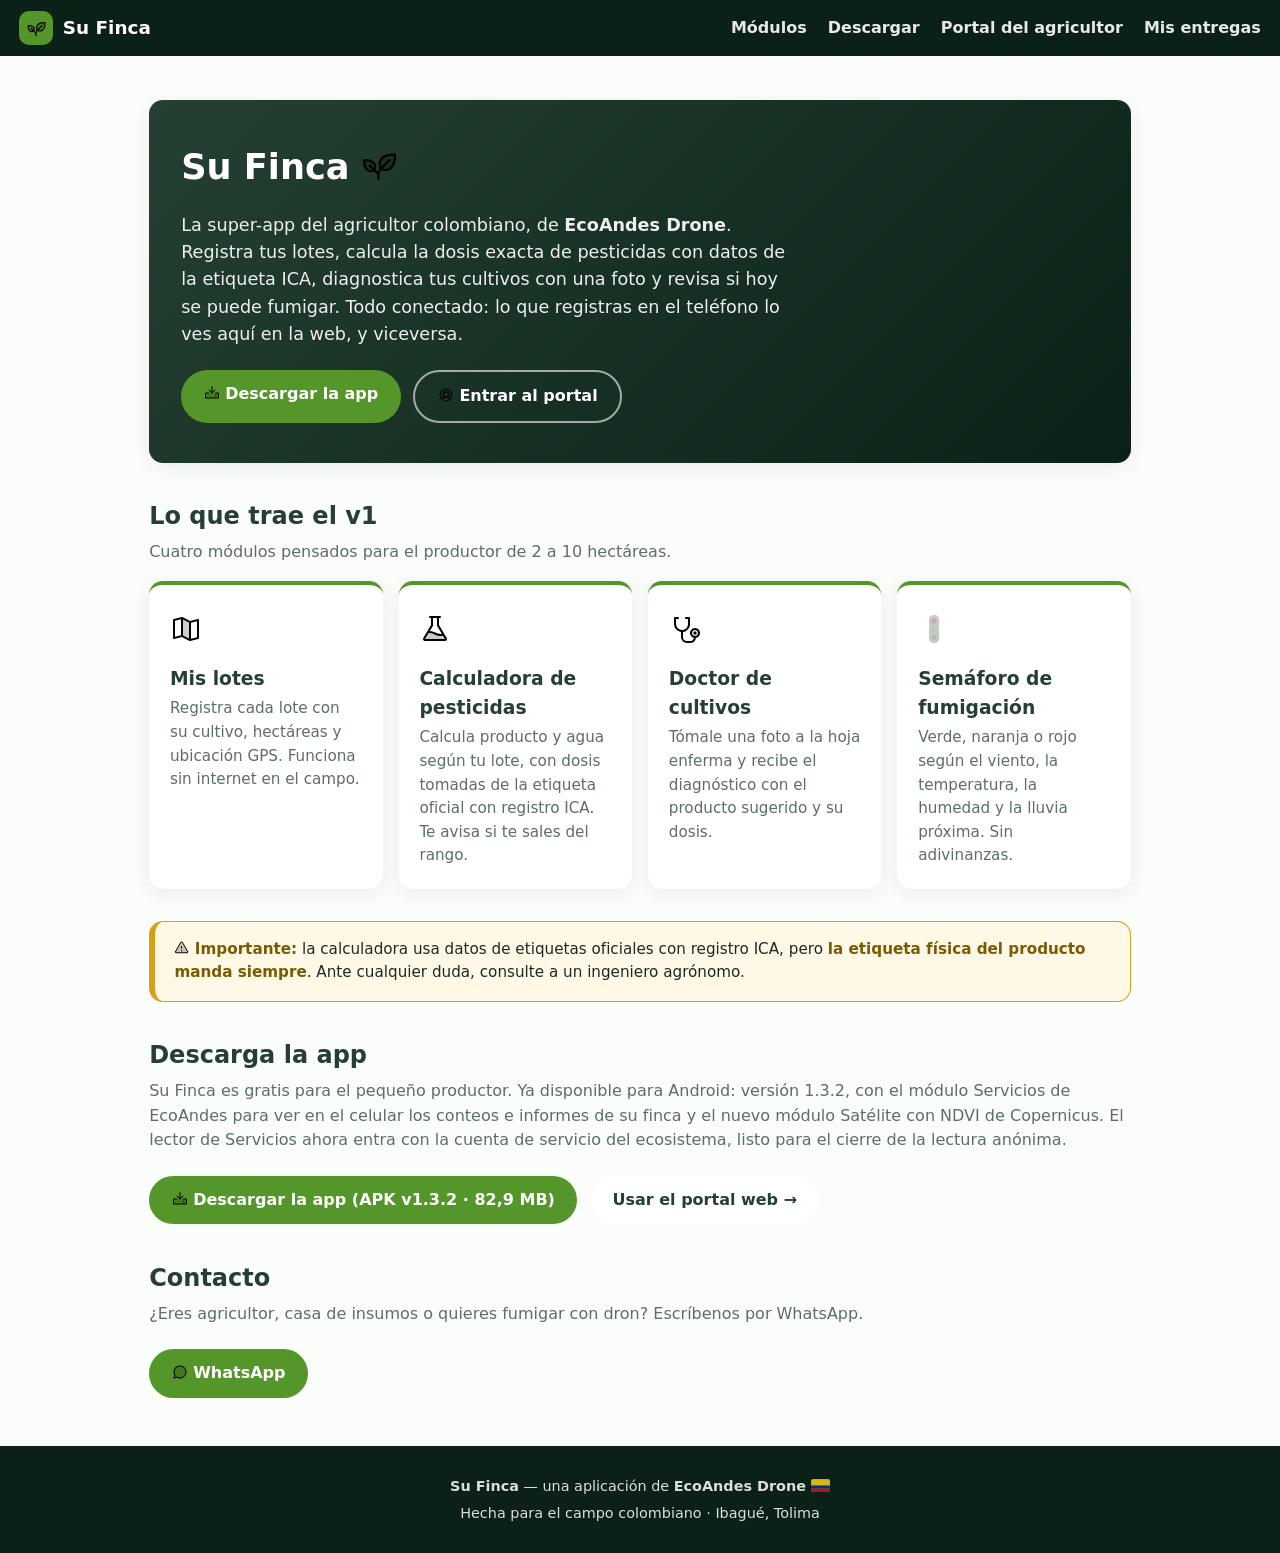
<file: su-finca/index.html>
<!DOCTYPE html>
<html lang="es">
<head>
  <meta charset="UTF-8">
  <meta name="viewport" content="width=device-width, initial-scale=1.0">
  <title>Su Finca — La super-app del agricultor colombiano | EcoAndes Drone</title>
  <meta name="description" content="Su Finca, de EcoAndes Drone: registra tus lotes, calcula el pesticida exacto, diagnostica cultivos por foto y fumiga con el semáforo."><link rel="canonical" href="https://ecoandesdrone.com/su-finca/"><meta property="og:type" content="website"><meta property="og:site_name" content="EcoAndes Drone SAS"><meta property="og:title" content="Su Finca — La super-app del agricultor colombiano | EcoAndes Drone"><meta property="og:description" content="Su Finca, de EcoAndes Drone: registra tus lotes, calcula el pesticida exacto, diagnostica cultivos por foto y fumiga con el semáforo."><meta property="og:url" content="https://ecoandesdrone.com/su-finca/"><meta property="og:image" content="https://ecoandesdrone.com/assets/hero-amanecer.webp"><meta name="twitter:card" content="summary_large_image"><meta name="twitter:title" content="Su Finca — La super-app del agricultor colombiano | EcoAndes Drone"><meta name="twitter:description" content="Su Finca, de EcoAndes Drone: registra tus lotes, calcula el pesticida exacto, diagnostica cultivos por foto y fumiga con el semáforo."><meta name="twitter:image" content="https://ecoandesdrone.com/assets/hero-amanecer.webp"><script type="application/ld+json">{"@context":"https://schema.org","@type":"Organization","name":"EcoAndes Drone SAS","url":"https://ecoandesdrone.com/","logo":"https://ecoandesdrone.com/assets/logo-estatico.webp","description":"Agricultura de precisión con drones en Colombia.","email":"servicioalcliente@ecoandesdrone.com","telephone":"+57-322-3906293","address":{"@type":"PostalAddress","addressLocality":"Ibagué","addressRegion":"Tolima","addressCountry":"CO"},"sameAs":["https://www.facebook.com/profile.php?id=61594143916085","https://www.instagram.com/ecoandesdrone/","https://www.tiktok.com/@ecoandesdrone"]}</script>
  <link rel="stylesheet" href="css/styles.css">
<style>.ic{width:1em;height:1em;display:inline-block;vertical-align:-.12em;flex:none}.ic-bandera{width:1.35em;height:.9em;display:inline-block;vertical-align:-.08em;border-radius:2px}.ic{transition:transform .3s ease;animation:icIn .55s ease both,icFloatAll 3.4s ease-in-out .6s infinite}@keyframes icIn{from{opacity:0;transform:translateY(.18em)}to{opacity:1;transform:translateY(0)}}@keyframes icFloatAll{0%,100%{transform:translateY(0)}50%{transform:translateY(-.1em)}}header .ic,footer .ic,nav .ic,p .ic,li .ic{animation:icIn .55s ease both}a:hover .ic,button:hover .ic{transform:translateY(-1px) scale(1.09)}.anim-dron{animation:icIn .55s ease both,icFloat 2.8s ease-in-out .6s infinite}@keyframes icFloat{0%,100%{transform:translateY(0) rotate(0deg)}50%{transform:translateY(-.2em) rotate(3deg)}}.anim-onda{animation:icIn .55s ease both,icPulse 2.2s ease-in-out .6s infinite}@keyframes icPulse{0%,100%{transform:scale(1)}50%{transform:scale(1.16)}}.anim-brote{animation:icIn .55s ease both,icSway 3s ease-in-out .6s infinite;transform-origin:50% 92%}@keyframes icSway{0%,100%{transform:rotate(-5deg)}50%{transform:rotate(5deg)}}.semaforo-anim .sf-l{opacity:.22}.semaforo-anim .sf-r{animation:sfR 3.6s linear infinite}.semaforo-anim .sf-a{animation:sfA 3.6s linear infinite}.semaforo-anim .sf-v{animation:sfV 3.6s linear infinite}@keyframes sfR{0%,28%{opacity:1}34%,100%{opacity:.22}}@keyframes sfA{0%,32%{opacity:.22}38%,62%{opacity:1}68%,100%{opacity:.22}}@keyframes sfV{0%,66%{opacity:.22}72%,96%{opacity:1}100%{opacity:.22}}@media (prefers-reduced-motion: reduce){.ic{animation:none!important;transition:none!important}}</style>
</head>
<body>

<header class="topbar">
  <a class="marca" href="index.html"><span class="logo"><svg class="ic anim-brote" aria-hidden="true" focusable="false"><use href="../assets/iconos.svg#ic-sprout"></use></svg></span> Su Finca</a>
  <nav>
    <a href="#modulos">Módulos</a>
    <a href="#descargar">Descargar</a>
    <a href="portal.html">Portal del agricultor</a>
    <a href="entregas.html">Mis entregas</a>
  </nav>
</header>

<main class="contenedor">

  <section class="heroe">
    <h1>Su Finca <span class="eco"><svg class="ic anim-brote" aria-hidden="true" focusable="false"><use href="../assets/iconos.svg#ic-sprout"></use></svg></span></h1>
    <p class="sub">
      La super-app del agricultor colombiano, de <strong>EcoAndes Drone</strong>.
      Registra tus lotes, calcula la dosis exacta de pesticidas con datos de la
      etiqueta ICA, diagnostica tus cultivos con una foto y revisa si hoy se
      puede fumigar. Todo conectado: lo que registras en el teléfono lo ves
      aquí en la web, y viceversa.
    </p>
    <div class="botones">
      <a class="btn btn-primario" href="#descargar"><svg class="ic" aria-hidden="true" focusable="false"><use href="../assets/iconos.svg#ic-descargar-app"></use></svg> Descargar la app</a>
      <a class="btn btn-fantasma" href="portal.html"><svg class="ic" aria-hidden="true" focusable="false"><use href="../assets/iconos.svg#ic-acceso-portal"></use></svg> Entrar al portal</a>
    </div>
  </section>

  <h2 class="seccion-titulo" id="modulos">Lo que trae el v1</h2>
  <p class="seccion-sub">Cuatro módulos pensados para el productor de 2 a 10 hectáreas.</p>
  <div class="rejilla">
    <div class="tarjeta">
      <div class="icono"><svg class="ic" aria-hidden="true" focusable="false"><use href="../assets/iconos.svg#ic-map-pinned"></use></svg></div>
      <h3>Mis lotes</h3>
      <p>Registra cada lote con su cultivo, hectáreas y ubicación GPS. Funciona sin internet en el campo.</p>
    </div>
    <div class="tarjeta">
      <div class="icono"><svg class="ic" aria-hidden="true" focusable="false"><use href="../assets/iconos.svg#ic-flask-conical"></use></svg></div>
      <h3>Calculadora de pesticidas</h3>
      <p>Calcula producto y agua según tu lote, con dosis tomadas de la etiqueta oficial con registro ICA. Te avisa si te sales del rango.</p>
    </div>
    <div class="tarjeta">
      <div class="icono"><svg class="ic" aria-hidden="true" focusable="false"><use href="../assets/iconos.svg#ic-doctor-cultivos"></use></svg></div>
      <h3>Doctor de cultivos</h3>
      <p>Tómale una foto a la hoja enferma y recibe el diagnóstico con el producto sugerido y su dosis.</p>
    </div>
    <div class="tarjeta">
      <div class="icono"><svg class="ic semaforo-anim" viewBox="0 0 256 256" aria-hidden="true" focusable="false"><rect x="88" y="16" width="80" height="224" rx="36" fill="currentColor" opacity="0.25"/><circle class="sf-l sf-r" cx="128" cy="64" r="21" fill="#d64545"/><circle class="sf-l sf-a" cx="128" cy="128" r="21" fill="#e8a13a"/><circle class="sf-l sf-v" cx="128" cy="192" r="21" fill="#2e9e5b"/></svg></div>
      <h3>Semáforo de fumigación</h3>
      <p>Verde, naranja o rojo según el viento, la temperatura, la humedad y la lluvia próxima. Sin adivinanzas.</p>
    </div>
  </div>

  <div class="aviso-etiqueta">
    <strong><svg class="ic" aria-hidden="true" focusable="false"><use href="../assets/iconos.svg#ic-triangle-alert"></use></svg> Importante:</strong> la calculadora usa datos de etiquetas oficiales
    con registro ICA, pero <strong>la etiqueta física del producto manda siempre</strong>.
    Ante cualquier duda, consulte a un ingeniero agrónomo.
  </div>

  <h2 class="seccion-titulo" id="descargar">Descarga la app</h2>
  <p class="seccion-sub">
    Su Finca es gratis para el pequeño productor. Ya disponible para Android: versión 1.3.2,
    con el módulo Servicios de EcoAndes para ver en el celular los conteos e informes de su finca
    y el nuevo módulo Satélite con NDVI de Copernicus. El lector de Servicios ahora entra con
    la cuenta de servicio del ecosistema, listo para el cierre de la lectura anónima.
  </p>
  <div class="botones">
    <a class="btn btn-primario" href="SuFinca-v1.3.2.apk" download><svg class="ic" aria-hidden="true" focusable="false"><use href="../assets/iconos.svg#ic-descargar-app"></use></svg> Descargar la app (APK v1.3.2 · 82,9 MB)</a>
    <a class="btn btn-claro" href="portal.html">Usar el portal web →</a>
  </div>

  <h2 class="seccion-titulo">Contacto</h2>
  <p class="seccion-sub">
    ¿Eres agricultor, casa de insumos o quieres fumigar con dron?
    Escríbenos por WhatsApp.
  </p>
  <div class="botones">
    <!-- PLACEHOLDER: reemplazar con el número real de WhatsApp Business -->
    <a class="btn btn-primario" href="https://wa.me/573223906293?text=Hola%20EcoAndes%20Drone%2C%20quiero%20informaci%C3%B3n%20sobre%20Su%20Finca." target="_blank" rel="noopener"><svg class="ic" aria-hidden="true" focusable="false"><use href="../assets/iconos.svg#ic-message-circle"></use></svg> WhatsApp</a>
  </div>

</main>

<footer class="pie">
  <p><strong>Su Finca</strong> — una aplicación de <strong>EcoAndes Drone</strong> <svg class="ic-bandera" aria-hidden="true" focusable="false"><use href="../assets/iconos.svg#ic-bandera-co"></use></svg></p>
  <p>Hecha para el campo colombiano · Ibagué, Tolima</p>
</footer>

</body>
</html>
</file>
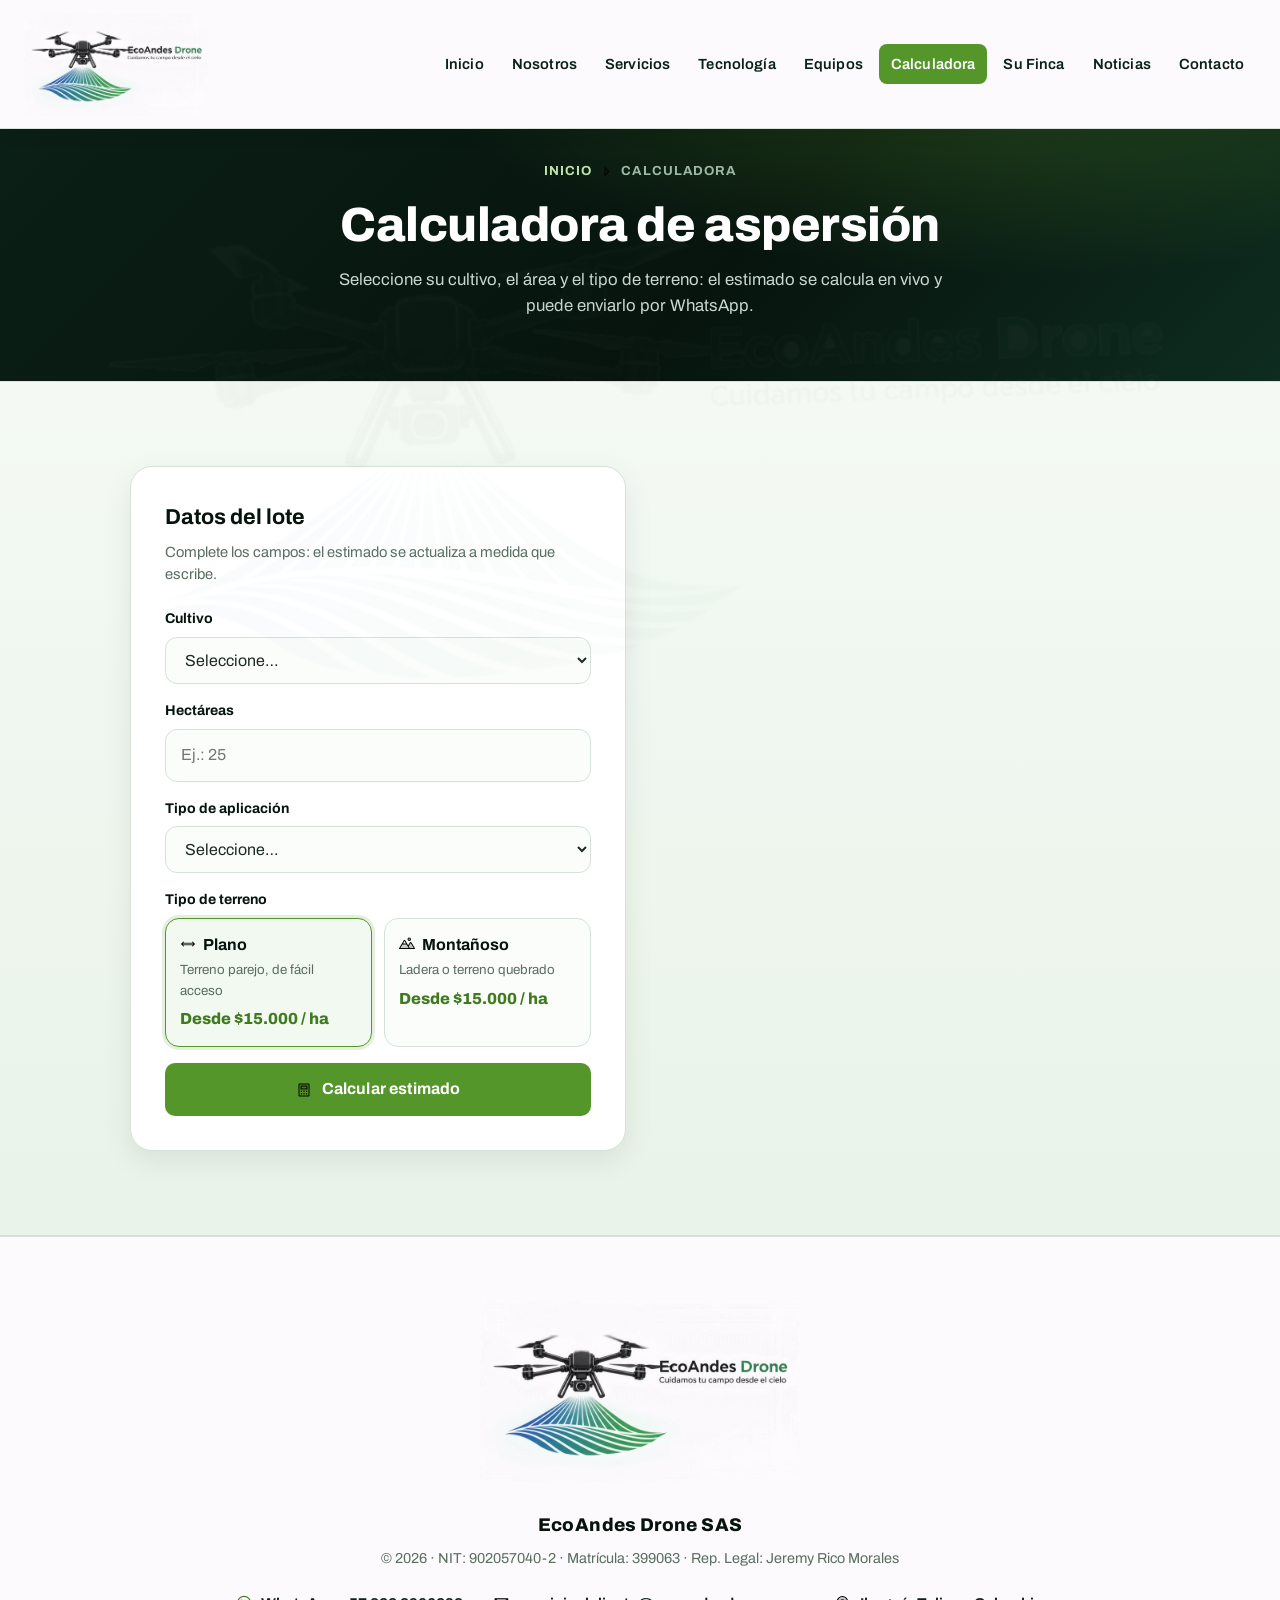
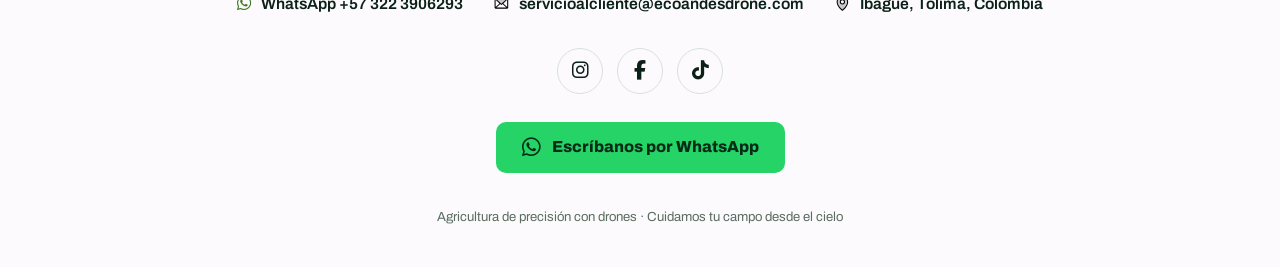
<file: calculadora.html>
<!doctype html>
<html lang="es">
  <head>
    <meta charset="utf-8" />
    <meta name="viewport" content="width=device-width, initial-scale=1, viewport-fit=cover" />
    <meta name="color-scheme" content="light" />
    <meta name="description" content="Calculadora de fumigación con drones de EcoAndes Drone: estima el costo por hectárea de tu cultivo en segundos, sin registro." /><link rel="canonical" href="https://ecoandesdrone.com/calculadora.html"><meta property="og:type" content="website"><meta property="og:site_name" content="EcoAndes Drone SAS"><meta property="og:title" content="Calculadora de aspersión | EcoAndes Drone SAS"><meta property="og:description" content="Calculadora de fumigación con drones de EcoAndes Drone: estima el costo por hectárea de tu cultivo en segundos, sin registro."><meta property="og:url" content="https://ecoandesdrone.com/calculadora.html"><meta property="og:image" content="https://ecoandesdrone.com/assets/hero-amanecer.webp"><meta name="twitter:card" content="summary_large_image"><meta name="twitter:title" content="Calculadora de aspersión | EcoAndes Drone SAS"><meta name="twitter:description" content="Calculadora de fumigación con drones de EcoAndes Drone: estima el costo por hectárea de tu cultivo en segundos, sin registro."><meta name="twitter:image" content="https://ecoandesdrone.com/assets/hero-amanecer.webp"><script type="application/ld+json">{"@context":"https://schema.org","@type":"Organization","name":"EcoAndes Drone SAS","url":"https://ecoandesdrone.com/","logo":"https://ecoandesdrone.com/assets/logo-estatico.webp","description":"Agricultura de precisión con drones en Colombia.","email":"servicioalcliente@ecoandesdrone.com","telephone":"+57-322-3906293","address":{"@type":"PostalAddress","addressLocality":"Ibagué","addressRegion":"Tolima","addressCountry":"CO"},"sameAs":["https://www.facebook.com/profile.php?id=61594143916085","https://www.instagram.com/ecoandesdrone/","https://www.tiktok.com/@ecoandesdrone"]}</script>
    <link rel="icon" href="assets/favicon.ico" />
    <title>Calculadora de aspersión | EcoAndes Drone SAS</title>
    <link rel="stylesheet" href="assets/fonts/archivo.css" />
    <link rel="stylesheet" href="assets/fontawesome.css" />
    <style>
      :root{
        --ink:#07140e;
        --ink-2:#0b2117;
        --green:#55962a;
        --green-dark:#3f7a1f;
        --green-mid:#dcefd2;
        --pale:#edf8e8;
        --paper:#fbfdfb;
        --line:#d7e1da;
        --text:#1c2b21;
        --muted:#5a6d60;
        --white:#ffffff;
        --shadow:0 10px 30px rgba(7,20,14,.08);
        --shadow-lg:0 24px 60px rgba(2,8,5,.35);
        --radius:14px;
      }
      *{box-sizing:border-box}
      html{scroll-behavior:smooth}
      body{
        margin:0;
        font-family:"Archivo",system-ui,-apple-system,"Segoe UI",sans-serif;
        color:var(--text);
        background:var(--paper);
        line-height:1.55;
        -webkit-font-smoothing:antialiased;
      }
      img{max-width:100%;display:block}
      a{text-decoration:none;color:inherit}
      button{font:inherit}
      .wrap{max-width:1180px;margin:0 auto;padding:0 24px}
      .page-view[hidden]{display:none}

      /* ---------- LOGO: EL ORIGINAL, TAL CUAL, SOBRE BLANCO ----------
         Decisión del dueño: fondo blanco y el logo ORIGINAL a todo color,
         sin versiones en negativo, sin recolorear, sin halos ni
         difuminados. Se usa el archivo animado original del sitio
         (assets/logo-animado.gif: dron oscuro, "EcoAndes" en su tinta,
         "Drone" en verde, surcos azul-verde, eslogan debajo, hélices
         girando), idéntico en menú y pie. Su fondo nativo es un
         blanco cálido (#fcfafc); por eso el encabezado y el pie usan
         exactamente ese blanco: el logo se funde con la superficie
         sin rectángulo visible, sin tocar un píxel del arte. */

      /* ---------- MENÚ FIJO ---------- */
      .site-header{
        position:fixed;inset:0 0 auto 0;z-index:100;
        background:#fcfafc;
        border-bottom:1px solid var(--line);
        box-shadow:0 4px 18px rgba(7,20,14,.06);
      }
      .header-in{
        display:flex;align-items:center;gap:20px;
        max-width:1280px;margin:0 auto;padding:10px 24px;
      }
      .brand{display:flex;align-items:center;flex:none;padding:2px 0}
      .brand-logo{
        height:104px;width:auto;display:block;
      }
      .main-nav{margin-left:auto}
      .main-nav ul{
        display:flex;align-items:center;gap:4px;
        list-style:none;margin:0;padding:0;
      }
      .main-nav a{
        display:block;padding:9px 12px;border-radius:8px;
        color:var(--ink-2);font-size:.92rem;font-weight:600;letter-spacing:.01em;
        transition:background .2s,color .2s;cursor:pointer;
      }
      .main-nav a:hover{background:var(--pale);color:var(--green-dark)}
      .main-nav a.active{background:var(--green);color:#fff}
      .nav-toggle{
        display:none;margin-left:auto;
        background:transparent;border:1px solid var(--line);
        color:var(--ink-2);border-radius:8px;padding:8px 12px;font-size:1rem;cursor:pointer;
      }

      /* ---------- PANTALLA DE APERTURA (SPLASH) ----------
         Reproduce la del sitio vigente: al ENTRAR, primero se ve
         el logo grande y centrado, y después la página, con un
         fundido suave. Fondo verde oscuro radial; en el centro, el
         logo animado ORIGINAL (assets/logo-animado.gif, el mismo
         archivo, con las hélices girando) sobre su tarjeta blanca
         redondeada — su fondo nativo es ese blanco cálido, así que
         se funde con la tarjeta sin tocar un píxel —; debajo, el
         nombre, el eslogan y la barra de carga. Mismo ritmo del
         sitio actual: se oculta a los 450 ms del DOMContentLoaded
         (respaldo absoluto a los 1400 ms) y se desvanece en 0.7 s.
         Un toque o clic la salta y entra directo. Es solo de
         ENTRADA: la navegación interna entre páginas no la repite. */
      #splash{
        position:fixed;inset:0;z-index:9999;
        background:radial-gradient(circle at center,#163b27,#06110b 72%);
        display:grid;place-items:center;
        transition:opacity .7s,visibility .7s;
        cursor:pointer;
      }
      #splash.hidden{opacity:0;visibility:hidden;pointer-events:none}
      body.splash-lock{overflow:hidden}
      .splash-inner{text-align:center;color:#fff;padding:0 20px}
      .splash-card{
        width:min(310px,72vw);margin:0 auto;line-height:0;
        padding:18px 22px;border-radius:28px;
        background:#fcfafc;box-shadow:0 28px 80px rgba(0,0,0,.35);
        animation:splashLogoIn 1.1s cubic-bezier(.2,.8,.2,1);
      }
      .splash-card img{width:100%;height:auto;display:block}
      .splash-title{
        font-size:clamp(2rem,5vw,3.2rem);font-weight:900;
        margin-top:22px;letter-spacing:-.03em;line-height:1.05;
        animation:splashRise .9s .25s both;
      }
      .splash-title span{color:#2b854d}
      .splash-sub{
        color:#b8c9bd;margin-top:5px;font-size:1.02rem;
        animation:splashRise .9s .45s both;
      }
      .splash-loader{
        width:170px;height:3px;background:#284535;border-radius:9px;
        margin:28px auto 0;overflow:hidden;
      }
      .splash-loader::after{
        content:"";display:block;height:100%;width:45%;
        background:#2b854d;animation:splashLoad 1.7s ease-in-out infinite;
      }
      @keyframes splashLogoIn{
        from{opacity:0;transform:scale(.7) rotate(-8deg)}
        to{opacity:1;transform:none}
      }
      @keyframes splashRise{
        from{opacity:0;transform:translateY(15px)}
        to{opacity:1;transform:none}
      }
      @keyframes splashLoad{
        0%{transform:translateX(-120%)}
        100%{transform:translateX(380%)}
      }

      /* ---------- HERO (INICIO) — CONCEPTO 9 "AMANECER", LA ESCENA TAL CUAL ----------
         El fondo del hero ES la escena fotográfica del Concepto 9 que
         el dueño vio y escogió (assets/hero-amanecer.webp): cielo
         luminoso de amanecer, el dron a la derecha rociando sobre el
         campo verde, a todo el ancho y alto del hero, sin degradados
         sintéticos ni máscaras de fundido. La escena va LIMPIA, sin
         ningún texto impreso: los únicos textos son los elementos
         HTML vivos de aquí — a la izquierda, el titular oscuro en dos
         líneas, el subtítulo y los botones, en las mismas posiciones
         y proporciones de la referencia. */
      .hero{
        position:relative;color:var(--text);
        display:flex;align-items:flex-start;
        min-height:clamp(560px,44.2vw,900px);
        padding:clamp(96px,9.7vw,250px) 0 60px;
        overflow:hidden;background:#e7edd6;
      }
      .hero-bg{
        position:absolute;inset:0;z-index:0;
        width:100%;height:100%;
        object-fit:cover;object-position:50% 50%;
      }
      .hero-in{position:relative;z-index:2;width:100%;margin:0 auto;padding:0 24px 0 clamp(24px,8.8vw,260px)}
      .hero-copy{max-width:720px;text-align:left}
      .hero h1{
        margin:0;font-size:clamp(2.4rem,4.7vw,5.2rem);
        font-weight:800;line-height:1.1;letter-spacing:-.015em;color:var(--ink);
      }
      .hero h1 .l{display:block}
      .hero .sub{
        margin:24px 0 0;max-width:640px;
        font-size:clamp(1.02rem,1.55vw,1.3rem);color:#22312a;font-weight:500;
      }
      .hero .sub .dot{color:var(--green);font-weight:800;padding:0 2px}
      .hero-actions{
        margin-top:40px;display:flex;gap:14px;justify-content:flex-start;flex-wrap:wrap;
      }
      /* Botones como en la referencia: el principal, verde sólido; el
         secundario, claro y translúcido sobre la luz del cielo. */
      .hero .btn-green{box-shadow:0 14px 30px rgba(85,150,42,.35)}
      .hero .btn-outline{background:rgba(255,255,255,.78);border-color:rgba(63,122,31,.55)}
      .hero .btn-outline:hover{background:#fff}
      .btn{
        display:inline-flex;align-items:center;gap:10px;
        padding:14px 28px;border-radius:10px;
        font-size:1rem;font-weight:700;letter-spacing:.01em;
        transition:transform .15s,background .2s,border-color .2s;
        cursor:pointer;border:0;
      }
      .btn:active{transform:translateY(1px)}
      .btn-green{background:var(--green);color:#fff}
      .btn-green:hover{background:var(--green-dark)}
      .btn-outline{border:2px solid var(--green-dark);color:var(--green-dark);background:transparent}
      .btn-outline:hover{border-color:var(--green-dark);background:var(--pale)}
      .btn-dark{background:var(--ink-2);color:#fff}
      .btn-dark:hover{background:var(--ink)}

      /* ---------- MARCA DE AGUA FIJA ---------- */
      .site-watermark{
        position:fixed;inset:0;z-index:1;pointer-events:none;
        display:grid;place-items:center;overflow:hidden;opacity:.028;
      }
      .site-watermark img{
        width:min(1040px,82vw);height:auto;
        transform:rotate(-2deg) scale(1.04);will-change:transform;
        animation:watermarkDrift 18s ease-in-out infinite alternate;
      }
      @keyframes watermarkDrift{
        from{transform:rotate(-2deg) scale(1.04) translate3d(-1.5%,0,0)}
        to{transform:rotate(-2deg) scale(1.08) translate3d(1.5%,1%,0)}
      }
      section,.trust-band,.site-footer,.page-hero{position:relative;z-index:0}
      .wrap,.trust-in{position:relative;z-index:2}
      .site-footer > *{position:relative;z-index:2}

      /* ---------- FRANJA DE DATOS ---------- */
      .trust-band{background:var(--pale);border-bottom:1px solid var(--line)}
      .trust-in{
        display:flex;flex-wrap:wrap;justify-content:center;align-items:center;
        gap:10px 0;padding:20px 24px;max-width:1180px;margin:0 auto;text-align:center;
      }
      .trust-item{
        display:inline-flex;align-items:center;gap:9px;
        font-size:.95rem;font-weight:600;color:var(--ink-2);padding:2px 20px;
      }
      .trust-item i{color:var(--green-dark);font-size:1rem}
      .trust-item + .trust-item{border-left:1px solid #c4d8bf}

      /* ---------- SECCIONES ---------- */
      section{padding:84px 0}
      .section-head{text-align:center;max-width:680px;margin:0 auto 48px}
      .section-head h2{
        margin:0;font-size:clamp(1.7rem,3.6vw,2.4rem);font-weight:800;color:var(--ink);
        letter-spacing:-.01em;line-height:1.15;
      }
      .section-head p{margin:14px 0 0;color:var(--muted);font-size:1.05rem}
      .section-head.left{text-align:left;margin-left:0}
      .kicker{
        display:block;color:var(--green-dark);font-size:.78rem;font-weight:800;
        letter-spacing:.13em;text-transform:uppercase;margin-bottom:10px;
      }

      /* ---------- ENCABEZADO DE PÁGINA INTERNA ---------- */
      .page-hero{
        background:linear-gradient(135deg,var(--ink-2),var(--ink) 60%,#0e2c1f);
        color:#fff;text-align:center;
        padding:158px 24px 62px;overflow:hidden;
      }
      .page-hero::after{
        content:"";position:absolute;inset:0;
        background:radial-gradient(600px 220px at 80% 15%,rgba(85,150,42,.35),transparent);
        pointer-events:none;
      }
      .page-hero .in{position:relative;z-index:1;max-width:760px;margin:0 auto}
      .page-hero h1{
        margin:0;font-size:clamp(1.9rem,4.6vw,3rem);font-weight:800;
        letter-spacing:-.01em;line-height:1.12;
      }
      .page-hero p{margin:14px auto 0;color:#c9d8cf;font-size:1.05rem;max-width:640px}
      .page-crumb{
        display:inline-flex;align-items:center;gap:8px;margin-bottom:18px;
        font-size:.82rem;font-weight:700;letter-spacing:.08em;text-transform:uppercase;color:#9db8a4;
      }
      .page-crumb a{color:#bfe3ac;cursor:pointer}
      .page-crumb a:hover{color:#fff}

      /* ---------- EXPLORE (tarjetas-puerta) ---------- */
      .grid-6{display:grid;grid-template-columns:repeat(3,1fr);gap:22px}
      .card{
        background:var(--white);border:1px solid var(--line);border-radius:var(--radius);
        padding:34px 28px 30px;text-align:center;box-shadow:var(--shadow);
        display:flex;flex-direction:column;align-items:center;
        transition:transform .18s,box-shadow .18s,border-color .18s;cursor:pointer;
      }
      .card:hover{transform:translateY(-4px);border-color:#bcd6b2;box-shadow:0 18px 40px rgba(7,20,14,.12)}
      .card .icon{
        width:64px;height:64px;border-radius:16px;
        background:var(--pale);color:var(--green-dark);
        display:flex;align-items:center;justify-content:center;
        font-size:1.7rem;margin-bottom:18px;
      }
      .card .icon svg{width:36px;height:36px}
      .card h3{margin:0;font-size:1.18rem;font-weight:700;color:var(--ink)}
      .card p{margin:9px 0 0;color:var(--muted);font-size:.97rem}
      .card .go{
        margin-top:auto;padding-top:18px;
        font-size:.9rem;font-weight:700;color:var(--green-dark);
        display:inline-flex;align-items:center;gap:7px;
      }

      /* ---------- TARJETAS GENÉRICAS ---------- */
      .grid-2{display:grid;grid-template-columns:repeat(2,1fr);gap:22px}
      .grid-3{display:grid;grid-template-columns:repeat(3,1fr);gap:22px}
      .grid-4{display:grid;grid-template-columns:repeat(4,1fr);gap:20px}
      .info-card{
        background:var(--white);border:1px solid var(--line);border-radius:var(--radius);
        padding:32px 28px;box-shadow:var(--shadow);
      }
      .info-card .icon{
        width:58px;height:58px;border-radius:16px;margin-bottom:18px;
        background:var(--pale);color:var(--green-dark);
        display:flex;align-items:center;justify-content:center;font-size:1.5rem;
      }
      .info-card h3{margin:0;font-size:1.22rem;font-weight:700;color:var(--ink)}
      .info-card p{margin:9px 0 0;color:var(--muted);font-size:.98rem}
      .info-card ul{margin:12px 0 0;padding-left:18px;color:var(--muted);font-size:.95rem}
      .info-card ul li{margin:5px 0}
      .info-card ul strong{color:var(--text)}

      /* ---------- SU FINCA ---------- */
      .sufinca{background:linear-gradient(180deg,#e6f3dc 0%,var(--pale) 100%);border-block:1px solid var(--line)}
      .mini-card{
        background:var(--white);border:1px solid #d3e4cb;border-radius:var(--radius);
        padding:28px 22px;text-align:center;box-shadow:var(--shadow);
      }
      .mini-card .icon{
        width:56px;height:56px;border-radius:50%;margin:0 auto 15px;
        background:var(--ink-2);color:#bfe3ac;
        display:flex;align-items:center;justify-content:center;font-size:1.45rem;
      }
      .mini-card .icon svg{width:30px;height:30px}
      .mini-card h3{margin:0;font-size:1.05rem;font-weight:700;color:var(--ink)}
      .mini-card p{margin:8px 0 0;color:var(--muted);font-size:.92rem}
      .center-action{text-align:center;margin-top:42px}

      /* ---------- PASOS / FLUJO ---------- */
      .steps{display:grid;grid-template-columns:repeat(3,1fr);gap:22px;position:relative}
      .steps-4{grid-template-columns:repeat(4,1fr)}
      .step{text-align:center;padding:12px 22px 4px;position:relative}
      a.step{cursor:pointer}
      a.step:hover h3{color:var(--green-dark)}
      .step .icon{
        width:84px;height:84px;border-radius:50%;margin:0 auto 20px;
        background:var(--white);border:2px solid var(--green-mid);
        color:var(--green-dark);box-shadow:var(--shadow);
        display:flex;align-items:center;justify-content:center;font-size:2rem;
        position:relative;z-index:1;
      }
      .step .icon svg{width:46px;height:46px}
      .step .num{
        position:absolute;top:2px;left:50%;transform:translateX(26px);
        width:30px;height:30px;border-radius:50%;z-index:2;
        background:var(--green);color:#fff;font-weight:800;font-size:.95rem;
        display:flex;align-items:center;justify-content:center;
        border:3px solid var(--paper);
      }
      .step h3{margin:0;font-size:1.2rem;font-weight:700;color:var(--ink)}
      .step p{margin:10px auto 0;color:var(--muted);font-size:.98rem;max-width:300px}
      @media (min-width:821px){
        .steps::before{
          content:"";position:absolute;top:54px;left:19%;right:19%;
          border-top:2px dashed #bcd6b2;z-index:0;
        }
        .steps-4::before{left:12%;right:12%}
      }

      /* ---------- DATOS DE EMPRESA ---------- */
      .data-list{
        background:var(--white);border:1px solid var(--line);border-radius:var(--radius);
        box-shadow:var(--shadow);overflow:hidden;
      }
      .data-row{
        display:flex;gap:16px;align-items:flex-start;
        padding:18px 26px;border-bottom:1px solid var(--line);
      }
      .data-row:last-child{border-bottom:0}
      .data-row i{color:var(--green-dark);font-size:1.1rem;margin-top:3px;width:22px;text-align:center;flex:none}
      .data-row b{display:block;font-size:.8rem;letter-spacing:.07em;text-transform:uppercase;color:var(--muted)}
      .data-row span{font-size:1.02rem;font-weight:600;color:var(--ink)}
      .data-row a{color:var(--green-dark);font-weight:700}
      .data-row a:hover{text-decoration:underline}

      /* ---------- MARCO NORMATIVO ---------- */
      .norm-grid{display:grid;grid-template-columns:repeat(3,1fr);gap:18px}
      .norm-item{
        padding:26px;border:1px solid var(--line);border-radius:var(--radius);
        background:var(--white);box-shadow:var(--shadow);
      }
      .norm-item i{color:var(--green-dark);font-size:1.5rem;margin-bottom:14px;display:block}
      .norm-item h4{margin:0 0 6px;font-size:1rem;color:var(--ink)}
      .norm-item p{margin:0;font-size:.9rem;color:var(--muted)}
      .notice{
        margin-top:24px;padding:20px 22px;border-left:4px solid var(--green);
        background:#f2f8f2;border-radius:0 12px 12px 0;color:#3c5144;font-size:.94rem;
      }
      .notice a{color:var(--green-dark);font-weight:700}
      .notice a:hover{text-decoration:underline}

      /* ---------- ACORDEÓN DE SERVICIOS ---------- */
      .accordion{max-width:920px;margin:0 auto;display:grid;gap:13px}
      .acc{
        background:#fff;border:1px solid var(--line);border-radius:16px;
        overflow:hidden;box-shadow:0 8px 25px rgba(7,20,14,.045);
      }
      .acc.featured{border:2px solid var(--green)}
      .acc-head{
        display:flex;align-items:center;gap:16px;width:100%;
        padding:20px 22px;cursor:pointer;background:transparent;border:0;text-align:left;
      }
      .acc-icon{
        width:52px;height:52px;border-radius:15px;background:var(--pale);
        display:flex;align-items:center;justify-content:center;
        color:var(--green-dark);flex:none;font-size:1.25rem;
      }
      .acc-title{flex:1;font-weight:800;font-size:1.05rem;color:var(--ink)}
      .acc .chev{transition:transform .3s;color:#82938a}
      .acc.open .chev{transform:rotate(180deg);color:var(--green-dark)}
      .acc-body{max-height:0;overflow:hidden;transition:max-height .45s ease}
      .acc.open .acc-body{max-height:700px}
      .acc-content{padding:0 24px 24px 90px;color:var(--muted);font-size:.97rem}
      .acc-content ul{margin-top:10px;padding-left:18px}
      .acc-content li{margin:6px 0}
      .acc-content strong{color:var(--ink)}

      /* ---------- PROCESO DE TRABAJO (banda oscura) ---------- */
      .process-band{
        margin-top:30px;background:var(--ink);color:#fff;border-radius:24px;
        padding:40px;box-shadow:0 24px 65px rgba(7,20,14,.18);
      }
      .process-band h3{margin:0;font-size:clamp(1.6rem,3vw,2.3rem);line-height:1.1;color:#fff}
      .process-band .lead{color:#b9c9bf;max-width:680px;margin:12px 0 0}
      .process-steps{display:grid;grid-template-columns:repeat(5,1fr);gap:12px;margin-top:30px}
      .process-steps > div{
        padding:18px;border:1px solid rgba(255,255,255,.1);
        background:rgba(255,255,255,.045);border-radius:16px;min-height:150px;
      }
      .process-steps b{
        display:inline-flex;align-items:center;justify-content:center;
        width:34px;height:34px;border-radius:50%;
        background:rgba(85,150,42,.22);color:#bde7c3;font-size:.75rem;margin-bottom:18px;
      }
      .process-steps strong{display:block;margin-bottom:5px}
      .process-steps span{display:block;color:#9fb1a6;font-size:.84rem}
      .check-points{display:grid;gap:10px;margin-top:22px}
      .check-points span{display:flex;gap:9px;align-items:center;font-weight:600;color:var(--ink)}
      .check-points i{color:var(--green-dark)}

      /* ---------- FICHA T55 ---------- */
      .t55-spec{
        display:grid;grid-template-columns:1.2fr .8fr;gap:26px;align-items:stretch;
        background:#fff;border:1px solid var(--line);border-radius:22px;
        padding:36px;box-shadow:var(--shadow);
      }
      .t55-spec h3{margin:0 0 10px;font-size:1.9rem;color:var(--ink)}
      .t55-spec p{color:var(--muted);line-height:1.75;margin:0}
      .spec-list{display:grid;grid-template-columns:1fr 1fr;gap:12px}
      .spec-list span{border:1px solid var(--line);border-radius:16px;padding:18px;background:var(--paper)}
      .spec-list b{display:block;font-size:1.45rem;color:var(--green-dark)}
      .spec-list small{color:var(--muted)}
      .disclaimer{
        display:flex;gap:12px;align-items:flex-start;margin-top:20px;
        padding:18px 20px;border-left:4px solid var(--green);
        background:#f2f8f2;border-radius:0 12px 12px 0;color:#496055;font-size:.9rem;
      }
      .disclaimer i{color:var(--green-dark);margin-top:4px}
      .disclaimer p{margin:0}

      /* ---------- GALERÍA Y VIDEOS ---------- */
      .gallery-grid{display:grid;grid-template-columns:repeat(3,1fr);gap:18px}
      .gallery-item{
        position:relative;border-radius:18px;overflow:hidden;background:var(--ink-2);
        box-shadow:var(--shadow);margin:0;
      }
      .gallery-item img{width:100%;height:300px;object-fit:cover;display:block}
      .gallery-item figcaption{
        position:absolute;inset:auto 0 0;padding:56px 20px 16px;color:#fff;
        background:linear-gradient(transparent,rgba(0,0,0,.78));
        font-size:.95rem;font-weight:700;
      }
      .gallery-item figcaption span{color:#8fd07a}
      .dark-band{background:linear-gradient(180deg,var(--ink) 0%,var(--ink-2) 100%);color:#fff}
      .dark-band .section-head h2{color:#fff}
      .dark-band .section-head p{color:#aebfb4}
      .video-grid{display:grid;grid-template-columns:repeat(3,1fr);gap:18px}
      .video-card{
        position:relative;border-radius:18px;overflow:hidden;background:#020805;
        border:1px solid rgba(255,255,255,.09);box-shadow:0 22px 55px rgba(0,0,0,.28);
      }
      .video-card.featured{grid-column:span 2}
      .video-card video{width:100%;height:260px;object-fit:cover;display:block;background:#020805}
      .video-card.featured video{height:320px}
      .video-card .v-label{
        position:absolute;left:16px;bottom:14px;z-index:2;color:#fff;
        font-weight:700;font-size:.92rem;text-shadow:0 2px 10px rgba(0,0,0,.5);
        pointer-events:none;
      }
      .video-card .v-label small{display:block;color:rgba(255,255,255,.75);font-weight:500;font-size:.78rem}
      .video-note{margin:20px auto 0;max-width:820px;text-align:center;color:#91a69a;font-size:.85rem}

      /* ---------- CALCULADORA ---------- */
      .calc-wrap{background:linear-gradient(180deg,#f4f9f4 0%,#e9f3e9 100%);border-block:1px solid var(--line)}
      .calc-grid{display:grid;grid-template-columns:1fr 1fr;gap:28px;align-items:start;max-width:1020px;margin:0 auto}
      .calc-form,.calc-result{
        background:#fff;border:1px solid var(--line);border-radius:22px;
        padding:34px;box-shadow:var(--shadow);
      }
      .calc-form h3,.calc-result h3{margin:0 0 6px;font-size:1.35rem;color:var(--ink)}
      .calc-sub{color:var(--muted);font-size:.92rem;margin:0 0 22px}
      .field{margin-bottom:16px}
      .field > label{display:block;font-weight:700;font-size:.88rem;margin-bottom:7px;color:var(--ink)}
      .field input,.field select,.field textarea{
        width:100%;padding:13px 15px;border:1px solid #d7e1da;border-radius:12px;
        font:inherit;background:var(--paper);outline:none;color:var(--text);
      }
      .field input:focus,.field select:focus,.field textarea:focus{
        border-color:var(--green);box-shadow:0 0 0 3px rgba(85,150,42,.15);
      }
      .terrain{display:grid;grid-template-columns:1fr 1fr;gap:12px}
      .terrain label{
        position:relative;display:block;border:1px solid #d7e1da;border-radius:14px;
        padding:14px;cursor:pointer;background:var(--paper);transition:.2s;
      }
      .terrain input{position:absolute;opacity:0;pointer-events:none}
      .terrain label:has(input:checked){border-color:var(--green);background:#f2f9f0;box-shadow:0 0 0 3px rgba(85,150,42,.15)}
      .terrain label:has(input:focus-visible){outline:2px solid var(--green-dark);outline-offset:2px}
      .terrain b{display:block;font-size:1rem;color:var(--ink)}
      .terrain b i{color:var(--green-dark);margin-right:7px}
      .terrain small{color:var(--muted);display:block;margin-top:2px}
      .terrain .price{color:var(--green-dark);font-weight:800;margin-top:6px;display:block}
      .calc-result{display:none}
      .calc-result.show{display:block}
      .calc-total{
        font-size:clamp(2.1rem,5vw,2.8rem);font-weight:900;letter-spacing:-.02em;
        color:var(--green-dark);margin:6px 0 4px;
      }
      .calc-lines{
        display:grid;gap:8px;margin:18px 0;padding:18px;
        background:#f7faf7;border:1px solid var(--line);border-radius:14px;font-size:.92rem;
      }
      .calc-lines div{display:flex;justify-content:space-between;gap:10px}
      .calc-lines span{color:var(--muted)}
      .calc-notes{font-size:.84rem;color:var(--muted);display:grid;gap:9px;margin-top:16px;line-height:1.6}
      .calc-notes i{color:var(--green-dark);margin-right:6px}
      .calc-error{
        display:none;color:#b3261e;background:#fdecea;border:1px solid #f5c6c0;
        border-radius:12px;padding:12px 14px;font-size:.88rem;margin-bottom:14px;
      }
      .calc-error.show{display:block}

      /* ---------- CONTACTO ---------- */
      .contact-grid{display:grid;grid-template-columns:.85fr 1.15fr;gap:28px;align-items:start}
      .contact-box,.contact-form{
        background:#fff;border:1px solid var(--line);border-radius:22px;
        padding:34px;box-shadow:var(--shadow);
      }
      .contact-box h3,.contact-form h3{margin:0 0 6px;font-size:1.3rem;color:var(--ink)}
      .details{display:grid;gap:16px;margin-top:22px}
      .detail{display:flex;gap:13px;align-items:flex-start}
      .detail i{color:var(--green-dark);margin-top:4px;width:22px;text-align:center;flex:none}
      .detail span{color:#52645a}
      .detail a{color:var(--green-dark);font-weight:700}
      .detail a:hover{text-decoration:underline}
      .contact-form{display:grid;gap:14px}
      .contact-form .field{margin-bottom:0}
      .form-status{text-align:center;color:var(--muted);font-size:.85rem;margin:0}

      /* ---------- NOTICIAS ---------- */
      .news-meta{
        display:flex;flex-wrap:wrap;gap:12px;align-items:center;justify-content:center;
        margin-top:20px;color:#9fb3a8;font-size:.88rem;
      }
      .news-meta strong{color:#fff}
      .btn-refresh{
        background:var(--green);color:#fff;border:0;font-weight:700;font-size:.88rem;
        padding:10px 18px;border-radius:10px;cursor:pointer;
        display:inline-flex;align-items:center;gap:8px;transition:background .2s;
      }
      .btn-refresh:hover{background:var(--green-dark)}
      .btn-refresh:disabled{opacity:.6;cursor:wait}
      .filters{display:flex;flex-wrap:wrap;gap:10px;justify-content:center;margin-bottom:8px}
      .chip{
        border:1.5px solid var(--line);background:#fff;color:var(--muted);
        font:inherit;font-weight:700;font-size:.88rem;padding:9px 18px;
        border-radius:999px;cursor:pointer;transition:.2s;
        display:inline-flex;align-items:center;gap:8px;
      }
      .chip i{font-size:.85rem}
      .chip:hover{border-color:var(--green);color:var(--green-dark)}
      .chip.active{background:var(--green);border-color:var(--green);color:#fff}
      .news-grid{display:grid;grid-template-columns:repeat(3,1fr);gap:18px;margin-top:26px}
      .news-card{
        background:#fff;border:1px solid var(--line);border-radius:18px;padding:22px;
        display:flex;flex-direction:column;gap:10px;
        transition:transform .2s,box-shadow .2s;
      }
      .news-card:hover{transform:translateY(-3px);box-shadow:0 14px 30px rgba(7,20,14,.10)}
      .news-top{display:flex;align-items:center;gap:8px;flex-wrap:wrap}
      .tag{
        font-size:.72rem;font-weight:800;letter-spacing:.05em;text-transform:uppercase;
        padding:4px 12px;border-radius:999px;color:#fff;background:var(--green);
      }
      .tag.tech{background:#2e5297}.tag.norm{background:#b3541e}.tag.col{background:#225e5a}
      .lang{
        font-size:.72rem;font-weight:700;color:var(--muted);
        border:1px solid var(--line);padding:3px 10px;border-radius:999px;
      }
      .news-card h3{margin:0;font-size:1.02rem;line-height:1.4}
      .news-card h3 a{color:var(--ink)}
      .news-card h3 a:hover{color:var(--green-dark)}
      .news-card p.ex{margin:0;color:var(--muted);font-size:.88rem;flex:1}
      .news-card-meta{
        display:flex;justify-content:space-between;align-items:center;gap:10px;
        margin-top:6px;font-size:.78rem;color:var(--muted);
      }
      .read-link{color:var(--green-dark);font-weight:800;white-space:nowrap}
      .read-link:hover{text-decoration:underline}
      .skel{border:1px solid var(--line);border-radius:18px;padding:22px;display:flex;flex-direction:column;gap:12px}
      .skel div{
        background:linear-gradient(90deg,var(--pale) 25%,#e9efeb 50%,var(--pale) 75%);
        background-size:200% 100%;animation:sh 1.4s infinite;border-radius:8px;
      }
      @keyframes sh{to{background-position:-200% 0}}
      .news-empty{
        background:var(--pale);border:1px dashed #bcd6b2;border-radius:18px;
        padding:40px 24px;text-align:center;color:var(--muted);grid-column:1/-1;
      }
      .news-empty h3{margin:0 0 6px;color:var(--ink)}
      .news-empty p{margin:0}
      .cache-note{
        background:#fff8e6;border:1px solid #ecd9ae;color:#8a6d1f;font-size:.85rem;
        border-radius:12px;padding:10px 16px;margin:18px auto 0;max-width:680px;
        text-align:center;display:none;
      }
      .official{
        margin-top:44px;background:linear-gradient(135deg,#fdf8ef,#fbf3e2);
        border:1px solid #ecd9ae;border-radius:18px;padding:28px;
      }
      .official h2{margin:0 0 6px;font-size:1.15rem;color:var(--ink)}
      .official p{color:var(--muted);font-size:.92rem;margin:0 0 14px}
      .official ul{list-style:none;margin:0;padding:0;display:grid;gap:10px}
      .official li{display:flex;gap:10px;align-items:flex-start}
      .official li i{color:#b3541e;margin-top:4px}
      .official a{color:#b3541e;font-weight:700;font-size:.95rem}
      .official a:hover{text-decoration:underline}

      /* ---------- PIE ---------- */
      /* Pie claro, consistente con el encabezado: mismo blanco del logo,
         textos en oscuro, logo original a todo color. */
      .site-footer{
        background:#fcfafc;color:var(--text);text-align:center;
        padding:64px 24px 40px;border-top:1px solid var(--line);
      }
      /* Logo del pie: el original animado, idéntico al del menú,
         fundido sobre el blanco del pie. */
      .footer-logo{display:inline-block;line-height:0}
      .footer-logo img{width:min(320px,74vw);height:auto;display:block}
      .footer-name{margin:22px 0 0;font-size:1.15rem;font-weight:800;color:var(--ink);letter-spacing:.02em}
      .footer-legal{margin:8px auto 0;font-size:.9rem;color:var(--muted);max-width:640px}
      .footer-contact{
        margin:22px auto 0;display:flex;flex-wrap:wrap;justify-content:center;gap:10px 30px;
        font-size:.98rem;font-weight:600;color:var(--ink-2);
      }
      .footer-contact a,.footer-contact span{display:inline-flex;align-items:center;gap:9px}
      .footer-contact a:hover{color:var(--green-dark);text-decoration:underline}
      .footer-contact i{color:var(--green-dark);font-size:1.05rem}
      .social-row{margin-top:32px;display:flex;justify-content:center;gap:14px}
      .social-row a{
        width:46px;height:46px;border-radius:50%;
        border:1px solid var(--line);color:var(--ink-2);
        display:flex;align-items:center;justify-content:center;font-size:1.2rem;
        transition:background .2s,border-color .2s,color .2s;
      }
      .social-row a:hover{background:var(--green);border-color:var(--green);color:#fff}
      .wa-btn{
        margin-top:28px;display:inline-flex;align-items:center;gap:11px;
        background:#25d366;color:#062b16;font-weight:800;font-size:1rem;
        padding:13px 26px;border-radius:10px;transition:background .2s;
      }
      .wa-btn i{font-size:1.35rem}
      .wa-btn:hover{background:#1fb857}
      .footer-note{margin:34px 0 0;font-size:.82rem;color:var(--muted)}

      /* ---------- WHATSAPP FLOTANTE ---------- */
      .wa-float{
        position:fixed;right:20px;bottom:20px;z-index:200;
        width:58px;height:58px;border-radius:50%;
        display:flex;align-items:center;justify-content:center;
        background:#25d366;color:#fff;font-size:1.8rem;
        box-shadow:0 12px 30px rgba(37,211,102,.35);
        transition:transform .2s;
      }
      .wa-float:hover{transform:translateY(-2px) scale(1.04)}

      /* ---------- RESPONSIVE ---------- */
      @media (max-width:1080px){
        .main-nav a{padding:9px 8px;font-size:.86rem}
        .grid-4{grid-template-columns:repeat(2,1fr)}
        .steps-4{grid-template-columns:repeat(2,1fr)}
        .brand-logo{height:88px}
        .news-grid{grid-template-columns:repeat(2,1fr)}
        .video-grid{grid-template-columns:repeat(2,1fr)}
        .video-card.featured{grid-column:span 2}
      }
      @media (max-width:980px){
        .process-steps{grid-template-columns:repeat(2,1fr)}
        .t55-spec{grid-template-columns:1fr}
        .calc-grid{grid-template-columns:1fr}
        .contact-grid{grid-template-columns:1fr}
        .gallery-grid{grid-template-columns:repeat(2,1fr)}
      }
      @media (max-width:820px){
        .grid-6{grid-template-columns:repeat(2,1fr)}
        .grid-3,.norm-grid{grid-template-columns:1fr}
        .grid-2{grid-template-columns:1fr}
        .steps,.steps-4{grid-template-columns:1fr;gap:34px}
        .nav-toggle{display:block}
        .main-nav{
          display:none;position:absolute;top:100%;left:0;right:0;
          background:#fcfafc;border-top:1px solid var(--line);
          box-shadow:0 18px 30px rgba(7,20,14,.10);
          padding:10px 16px 16px;
          max-height:calc(100dvh - 90px);overflow-y:auto;
        }
        .main-nav.open{display:block}
        .main-nav ul{flex-direction:column;align-items:stretch;gap:2px}
        .main-nav a{padding:12px 14px;font-size:1rem}
        /* Amanecer en móvil: la misma escena fotográfica de fondo,
           encuadrada hacia su lado luminoso para que el texto vivo
           respire sobre el cielo claro como en la referencia, con el
           dron asomando a la derecha. Una leve aclaración local tras
           el texto (sin paneles duros) mantiene la lectura. */
        .hero{min-height:600px;padding:156px 0 72px}
        .hero::before{
          content:"";position:absolute;inset:0;z-index:1;
          background:linear-gradient(100deg,rgba(255,253,244,.60) 0%,rgba(255,253,244,.30) 55%,rgba(255,253,244,0) 88%);
        }
        .hero-bg{object-position:54% 50%}
        .hero h1{font-size:clamp(1.95rem,8.8vw,2.7rem)}
        .hero-in{padding:0 20px}
        .hero-copy{max-width:560px}
        .page-hero{padding:138px 20px 52px}
        section{padding:64px 0}
        .trust-item + .trust-item{border-left:none}
        .acc-content{padding:0 20px 20px 20px}
        .process-band{padding:28px 22px}
      }
      @media (max-width:620px){
        .process-steps{grid-template-columns:1fr}
        .spec-list{grid-template-columns:1fr}
        .terrain{grid-template-columns:1fr}
        .calc-form,.calc-result,.contact-box,.contact-form{padding:24px}
        .gallery-grid,.video-grid,.news-grid{grid-template-columns:1fr}
        .video-card.featured{grid-column:auto}
        .gallery-item img{height:240px}
      }
      @media (max-width:540px){
        .grid-6{grid-template-columns:1fr}
        .grid-4{grid-template-columns:1fr}
        .brand-logo{height:70px}
        .site-watermark{opacity:.026}
        .site-watermark img{width:118vw;max-width:none}
        .btn{width:100%;justify-content:center}
        .hero-actions{flex-direction:column;align-items:stretch}
        .wa-float{right:16px;bottom:16px;width:54px;height:54px;font-size:1.6rem}
      }
      @media (prefers-reduced-motion:reduce){
        html{scroll-behavior:auto}
        #splash{display:none}
        *{transition:none !important;animation:none !important}
        .brand-logo{content:url("assets/logo-estatico.webp")}
        .footer-logo img{content:url("assets/logo-estatico.webp")}
      }
    </style>
  <style>.ic{width:1em;height:1em;display:inline-block;vertical-align:-.12em;flex:none}.trust-item svg.ic{color:var(--green-dark);font-size:1rem}.data-row svg.ic{color:var(--green-dark);font-size:1.1rem;margin-top:3px;width:22px;text-align:center;flex:none}.norm-item svg.ic{color:var(--green-dark);font-size:1.5rem;margin-bottom:14px;display:block}.check-points svg.ic{color:var(--green-dark)}.disclaimer svg.ic{color:var(--green-dark);margin-top:4px}.terrain b svg.ic{color:var(--green-dark);margin-right:7px}.calc-notes svg.ic{color:var(--green-dark);margin-right:6px}.detail svg.ic{color:var(--green-dark);margin-top:4px;width:22px;text-align:center;flex:none}.chip svg.ic{font-size:.85rem}.official li svg.ic{color:#b3541e;margin-top:4px}.footer-contact svg.ic{color:var(--green-dark);font-size:1.05rem}.wa-btn svg.ic{font-size:1.35rem}.ic{transition:transform .3s ease;animation:icIn .55s ease both,icFloatAll 3.4s ease-in-out .6s infinite}@keyframes icIn{from{opacity:0;transform:translateY(.18em)}to{opacity:1;transform:translateY(0)}}@keyframes icFloatAll{0%,100%{transform:translateY(0)}50%{transform:translateY(-.1em)}}header .ic,footer .ic,nav .ic,p .ic,li .ic{animation:icIn .55s ease both}a:hover .ic,button:hover .ic{transform:translateY(-1px) scale(1.09)}.anim-dron{animation:icIn .55s ease both,icFloat 2.8s ease-in-out .6s infinite}@keyframes icFloat{0%,100%{transform:translateY(0) rotate(0deg)}50%{transform:translateY(-.2em) rotate(3deg)}}.anim-onda{animation:icIn .55s ease both,icPulse 2.2s ease-in-out .6s infinite}@keyframes icPulse{0%,100%{transform:scale(1)}50%{transform:scale(1.16)}}.anim-brote{animation:icIn .55s ease both,icSway 3s ease-in-out .6s infinite;transform-origin:50% 92%}@keyframes icSway{0%,100%{transform:rotate(-5deg)}50%{transform:rotate(5deg)}}.semaforo-anim .sf-l{opacity:.22}.semaforo-anim .sf-r{animation:sfR 3.6s linear infinite}.semaforo-anim .sf-a{animation:sfA 3.6s linear infinite}.semaforo-anim .sf-v{animation:sfV 3.6s linear infinite}@keyframes sfR{0%,28%{opacity:1}34%,100%{opacity:.22}}@keyframes sfA{0%,32%{opacity:.22}38%,62%{opacity:1}68%,100%{opacity:.22}}@keyframes sfV{0%,66%{opacity:.22}72%,96%{opacity:1}100%{opacity:.22}}@media (prefers-reduced-motion: reduce){.ic{animation:none!important;transition:none!important}}</style>
</head>
  <body>
<header class="site-header">
      <div class="header-in">
        <a class="brand" href="index.html" data-nav="inicio" aria-label="EcoAndes Drone — Inicio">
          <img class="brand-logo" src="assets/logo-animado.gif" alt="Logotipo animado EcoAndes Drone con hélices en movimiento" />
        </a>
        <button class="nav-toggle" id="navToggle" aria-label="Abrir menú" aria-expanded="false">
          <svg class="ic" aria-hidden="true" focusable="false"><use href="assets/iconos.svg#ic-menu"></use></svg>
        </button>
        <nav class="main-nav" id="mainNav" aria-label="Navegación principal">
          <ul>
            <li><a href="index.html" data-nav="inicio" class="active" aria-current="page">Inicio</a></li>
            <li><a href="nosotros.html" data-nav="nosotros">Nosotros</a></li>
            <li><a href="servicios.html" data-nav="servicios">Servicios</a></li>
            <li><a href="tecnologia.html" data-nav="tecnologia">Tecnología</a></li>
            <li><a href="equipos.html" data-nav="equipos">Equipos</a></li>
            <li><a href="calculadora.html" data-nav="calculadora">Calculadora</a></li>
            <li><a href="su-finca.html" data-nav="sufinca">Su Finca</a></li>
            <li><a href="noticias.html" data-nav="noticias">Noticias</a></li>
            <li><a href="contacto.html" data-nav="contacto">Contacto</a></li>
          </ul>
        </nav>
      </div>
    </header>
<div class="site-watermark" aria-hidden="true"><img src="assets/logo-estatico.webp" alt="" /></div>
<main id="app">
<div class="page-view" id="view-calculadora">
      <div class="page-hero">
        <div class="in">
          <span class="page-crumb"><a href="index.html" data-nav="inicio">Inicio</a> <svg class="ic" aria-hidden="true" focusable="false"><use href="assets/iconos.svg#ic-chevron-right"></use></svg> Calculadora</span>
          <h1>Calculadora de aspersión</h1>
          <p>Seleccione su cultivo, el área y el tipo de terreno: el estimado se calcula en vivo y puede enviarlo por WhatsApp.</p>
        </div>
      </div>

      <section class="calc-wrap" aria-label="Cotizador de aspersión">
        <div class="wrap">
          <div class="calc-grid">
            <form class="calc-form" id="calcForm" novalidate>
              <h3>Datos del lote</h3>
              <p class="calc-sub">Complete los campos: el estimado se actualiza a medida que escribe.</p>
              <div class="calc-error" id="calcError" role="alert"></div>
              <div class="field">
                <label for="c-cultivo">Cultivo</label>
                <select id="c-cultivo" required>
                  <option value="">Seleccione…</option>
                  <option>Arroz</option><option>Café</option><option>Palma de aceite</option>
                  <option>Maíz</option><option>Caña de azúcar</option><option>Banano / Plátano</option>
                  <option>Otro</option>
                </select>
              </div>
              <div class="field">
                <label for="c-ha">Hectáreas</label>
                <input id="c-ha" type="number" min="0.5" step="0.5" placeholder="Ej.: 25" required />
              </div>
              <div class="field">
                <label for="c-aplicacion">Tipo de aplicación</label>
                <select id="c-aplicacion" required>
                  <option value="">Seleccione…</option>
                  <option>Herbicida</option><option>Insecticida</option><option>Fungicida</option>
                  <option>Fertilizante foliar</option><option>Otra</option>
                </select>
              </div>
              <div class="field">
                <label>Tipo de terreno</label>
                <div class="terrain">
                  <label><input type="radio" name="terreno" value="plano" checked /><b><svg class="ic" aria-hidden="true" focusable="false"><use href="assets/iconos.svg#ic-move-horizontal"></use></svg>Plano</b><small>Terreno parejo, de fácil acceso</small><span class="price">Desde $15.000 / ha</span></label>
                  <label><input type="radio" name="terreno" value="montanoso" /><b><svg class="ic" aria-hidden="true" focusable="false"><use href="assets/iconos.svg#ic-mountain"></use></svg>Montañoso</b><small>Ladera o terreno quebrado</small><span class="price">Desde $15.000 / ha</span></label>
                </div>
              </div>
              <button class="btn btn-green" type="submit" style="width:100%;justify-content:center"><svg class="ic" aria-hidden="true" focusable="false"><use href="assets/iconos.svg#ic-calculator"></use></svg> Calcular estimado</button>
            </form>

            <div class="calc-result" id="calcResult" aria-live="polite">
              <h3>Estimado del servicio</h3>
              <p class="calc-sub">Valores de referencia en pesos colombianos.</p>
              <div class="calc-total" id="calcTotal">$ 0</div>
              <div class="calc-lines" id="calcLines"></div>
              <a class="btn btn-green" id="calcWa" href="https://wa.me/573223906293" target="_blank" rel="noopener" style="width:100%;justify-content:center"><i class="fa-brands fa-whatsapp" aria-hidden="true"></i> Solicitar por WhatsApp</a>
              <div class="calc-notes">
                <div><svg class="ic" aria-hidden="true" focusable="false"><use href="assets/iconos.svg#ic-info"></use></svg>Tarifa desde $15.000 por hectárea, con un mínimo de $240.000 por proyecto. Pago: 50% de anticipo y 50% a la entrega.</div>
                <div><svg class="ic" aria-hidden="true" focusable="false"><use href="assets/iconos.svg#ic-info"></use></svg>El estimado no incluye productos o químicos: los suministra el agricultor según la recomendación de su agrónomo, o se cotizan por separado.</div>
                <div><svg class="ic" aria-hidden="true" focusable="false"><use href="assets/iconos.svg#ic-info"></use></svg>Incluye planificación de la misión y aplicación aérea. Cotización final sujeta a visita técnica.</div>
                <div><svg class="ic" aria-hidden="true" focusable="false"><use href="assets/iconos.svg#ic-info"></use></svg>El desplazamiento está incluido en nuestra zona habitual de trabajo; fuera de ella, el ajuste por distancia se avisa antes de confirmar.</div>
              </div>
            </div>
          </div>
        </div>
      </section>
    </div><!-- /view-calculadora -->

    <!-- ==================================================== -->
    <!-- ====================  SU FINCA  ==================== -->
    <!-- ==================================================== -->
</main>
<footer class="site-footer">
      <span class="footer-logo">
        <img src="assets/logo-animado.gif" alt="Logotipo de EcoAndes Drone" />
      </span>
      <p class="footer-name">EcoAndes Drone SAS</p>
      <p class="footer-legal">© 2026 · NIT: 902057040-2 · Matrícula: 399063 · Rep. Legal: Jeremy Rico Morales</p>
      <div class="footer-contact">
        <a href="https://wa.me/573223906293" target="_blank" rel="noopener"><i class="fa-brands fa-whatsapp" aria-hidden="true"></i> WhatsApp +57 322 3906293</a>
        <a href="mailto:servicioalcliente@ecoandesdrone.com"><svg class="ic" aria-hidden="true" focusable="false"><use href="assets/iconos.svg#ic-mail"></use></svg> servicioalcliente@ecoandesdrone.com</a>
        <span><svg class="ic" aria-hidden="true" focusable="false"><use href="assets/iconos.svg#ic-map-pin"></use></svg> Ibagué, Tolima, Colombia</span>
      </div>
      <div class="social-row" aria-label="Redes sociales de EcoAndes Drone">
        <a href="https://www.instagram.com/ecoandesdrone/" target="_blank" rel="noopener" aria-label="Instagram de EcoAndes Drone"><i class="fa-brands fa-instagram" aria-hidden="true"></i></a>
        <a href="https://www.facebook.com/profile.php?id=61594143916085" target="_blank" rel="noopener" aria-label="Facebook de EcoAndes Drone"><i class="fa-brands fa-facebook-f" aria-hidden="true"></i></a>
        <a href="https://www.tiktok.com/@ecoandesdrone" target="_blank" rel="noopener" aria-label="TikTok de EcoAndes Drone"><i class="fa-brands fa-tiktok" aria-hidden="true"></i></a>
      </div>
      <a class="wa-btn" href="https://wa.me/573223906293?text=Hola%20EcoAndes%20Drone%2C%20estoy%20interesado%20en%20sus%20servicios." target="_blank" rel="noopener">
        <i class="fa-brands fa-whatsapp" aria-hidden="true"></i> Escríbanos por WhatsApp
      </a>
      <p class="footer-note">Agricultura de precisión con drones · Cuidamos tu campo desde el cielo</p>
    </footer>
<script>
      (function () {
        'use strict';

        /* ============ ROUTER DE PÁGINAS (vistas) ============ */
        var PAGES = {
          inicio:      'EcoAndes Drone SAS | Cuidamos tu campo desde el cielo',
          nosotros:    'Nosotros | EcoAndes Drone SAS',
          servicios:   'Servicios | EcoAndes Drone SAS',
          tecnologia:  'Tecnología | EcoAndes Drone SAS',
          equipos:     'Equipos — DJI Agras T55 | EcoAndes Drone SAS',
          calculadora: 'Calculadora de aspersión | EcoAndes Drone SAS',
          sufinca:     'Su Finca | EcoAndes Drone SAS',
          noticias:    'Noticias del sector | EcoAndes Drone SAS',
          contacto:    'Contacto | EcoAndes Drone SAS'
        };
        var current = null;
        var newsStarted = false;

        function showPage(id, push) {
          if (!PAGES.hasOwnProperty(id)) id = 'inicio';
          var views = document.querySelectorAll('.page-view');
          for (var i = 0; i < views.length; i++) views[i].hidden = true;
          document.getElementById('view-' + id).hidden = false;
          var links = document.querySelectorAll('[data-nav]');
          for (var j = 0; j < links.length; j++) {
            var on = links[j].getAttribute('data-nav') === id && links[j].closest('.main-nav');
            links[j].classList.toggle('active', !!on);
            if (on) links[j].setAttribute('aria-current', 'page');
            else links[j].removeAttribute('aria-current');
          }
          document.title = PAGES[id];
          current = id;
          if (push !== false) {
            try { history.pushState(null, '', '#' + id); } catch (e) { location.hash = id; }
          }
          window.scrollTo(0, 0);
          closeMobileNav();
          if (id === 'equipos') startVideos();
          if (id === 'noticias' && !newsStarted) { newsStarted = true; initNews(); }
        }

        function closeMobileNav() {
          var nav = document.getElementById('mainNav');
          var toggle = document.getElementById('navToggle');
          if (nav.classList.contains('open')) {
            nav.classList.remove('open');
            toggle.setAttribute('aria-expanded', 'false');
            toggle.innerHTML = '<svg class="ic" aria-hidden="true" focusable="false"><use href="assets/iconos.svg#ic-menu"></use></svg>';
          }
        }

        /* Multipágina real: los enlaces [data-nav] son href normales a cada .html. */


        /* Menú móvil */
        var toggle = document.getElementById('navToggle');
        var nav = document.getElementById('mainNav');
        toggle.addEventListener('click', function () {
          var open = nav.classList.toggle('open');
          toggle.setAttribute('aria-expanded', open ? 'true' : 'false');
          toggle.innerHTML = open
            ? '<svg class="ic" aria-hidden="true" focusable="false"><use href="assets/iconos.svg#ic-x"></use></svg>'
            : '<svg class="ic" aria-hidden="true" focusable="false"><use href="assets/iconos.svg#ic-menu"></use></svg>';
        });

        /* ============ VIDEOS DE EQUIPOS: reproducción al entrar en pantalla ============ */
        var videoObserver = null;
        function startVideos() {
          var videos = document.querySelectorAll('#view-equipos video');
          if (!('IntersectionObserver' in window)) return;
          if (!videoObserver) {
            videoObserver = new IntersectionObserver(function (entries) {
              entries.forEach(function (entry) {
                var v = entry.target;
                if (entry.isIntersecting) { v.muted = true; var p = v.play(); if (p) p.catch(function () {}); }
                else v.pause();
              });
            }, { threshold: 0.3 });
            videos.forEach(function (v) { videoObserver.observe(v); });
          }
        }

        /* ============ ACORDEÓN DE SERVICIOS (uno abierto a la vez) ============ */
        var accHeads = document.querySelectorAll('#servicesAccordion .acc-head');
        accHeads.forEach(function (head) {
          head.addEventListener('click', function () {
            var item = head.parentElement;
            var wasOpen = item.classList.contains('open');
            document.querySelectorAll('#servicesAccordion .acc.open').forEach(function (x) {
              x.classList.remove('open');
              x.querySelector('.acc-head').setAttribute('aria-expanded', 'false');
            });
            if (!wasOpen) {
              item.classList.add('open');
              head.setAttribute('aria-expanded', 'true');
            }
          });
        });
        /* Abrir el primer servicio por defecto */
        if (accHeads.length) {
          accHeads[0].parentElement.classList.add('open');
          accHeads[0].setAttribute('aria-expanded', 'true');
        }

        /* ============ CALCULADORA DE ASPERSIÓN ============ */
        (function () {
          var form = document.getElementById('calcForm');
          if (!form) return;
          var RATES = { plano: 15000, montanoso: 15000 };
          var MINIMO = 240000;
          var LABEL = { plano: 'Plano', montanoso: 'Montañoso' };
          var err = document.getElementById('calcError');
          var res = document.getElementById('calcResult');
          var fmt = function (n) { return '$ ' + Math.round(n).toLocaleString('es-CO'); };

          function readCalc() {
            var cultivo = document.getElementById('c-cultivo').value;
            var ha = parseFloat(document.getElementById('c-ha').value);
            var aplic = document.getElementById('c-aplicacion').value;
            var picked = form.querySelector('input[name="terreno"]:checked');
            var terreno = picked ? picked.value : '';
            return { cultivo: cultivo, ha: ha, aplic: aplic, terreno: terreno };
          }
          function valid(d) { return d.cultivo && d.aplic && d.terreno && d.ha > 0; }

          function renderCalc(d) {
            var rate = RATES[d.terreno], bruto = rate * d.ha;
            var aplicaMin = bruto < MINIMO, total = aplicaMin ? MINIMO : bruto;
            var anticipo = total / 2;
            document.getElementById('calcTotal').textContent = fmt(total);
            var lines =
              '<div><span>Tarifa (' + LABEL[d.terreno] + ')</span><strong>desde ' + fmt(rate) + ' / ha</strong></div>' +
              '<div><span>Área</span><strong>' + d.ha.toLocaleString('es-CO') + ' ha</strong></div>' +
              '<div><span>Subtotal por área</span><strong>' + fmt(bruto) + '</strong></div>';
            if (aplicaMin) lines += '<div><span>Mínimo por proyecto aplicado</span><strong>' + fmt(MINIMO) + '</strong></div>';
            lines +=
              '<div><span>Anticipo (50%)</span><strong>' + fmt(anticipo) + '</strong></div>' +
              '<div><span>Saldo a la entrega (50%)</span><strong>' + fmt(anticipo) + '</strong></div>' +
              '<div><span>Cultivo</span><strong>' + d.cultivo + '</strong></div>' +
              '<div><span>Aplicación</span><strong>' + d.aplic + '</strong></div>';
            document.getElementById('calcLines').innerHTML = lines;
            var msg = 'Hola EcoAndes Drone, quiero cotizar aspersión con dron.\n' +
              'Cultivo: ' + d.cultivo + '\nHectáreas: ' + d.ha + '\nAplicación: ' + d.aplic +
              '\nTerreno: ' + LABEL[d.terreno] + '\nEstimado web: ' + fmt(total) +
              (aplicaMin ? ' (mínimo por proyecto)' : '') +
              '\nQuedo atento a la cotización formal.';
            document.getElementById('calcWa').href = 'https://wa.me/573223906293?text=' + encodeURIComponent(msg);
            res.classList.add('show');
          }

          /* Cálculo en vivo mientras el usuario completa el formulario */
          form.addEventListener('input', function () {
            var d = readCalc();
            if (valid(d)) { err.classList.remove('show'); renderCalc(d); }
          });
          form.addEventListener('change', function () {
            var d = readCalc();
            if (valid(d)) { err.classList.remove('show'); renderCalc(d); }
          });
          form.addEventListener('submit', function (e) {
            e.preventDefault();
            var d = readCalc();
            if (!valid(d)) {
              err.textContent = 'Complete todos los campos con valores válidos (las hectáreas deben ser mayores a 0).';
              err.classList.add('show');
              res.classList.remove('show');
              return;
            }
            err.classList.remove('show');
            renderCalc(d);
            res.scrollIntoView({ behavior: 'smooth', block: 'nearest' });
          });
        })();

        /* ============ FORMULARIO DE CONTACTO → WHATSAPP ============ */
        var contactFormEl = document.getElementById('contactForm');
        if (contactFormEl) contactFormEl.addEventListener('submit', function (e) {
          e.preventDefault();
          var f = new FormData(e.currentTarget);
          var text = 'Hola EcoAndes Drone. Soy ' + (f.get('nombre') || '') + '.\n' +
            'Email: ' + (f.get('correo') || '') + '\n' +
            'Teléfono: ' + (f.get('telefono') || 'No indicado') + '\n' +
            'Servicio: ' + (f.get('servicio') || 'Consulta general') + '\n' +
            'Mensaje: ' + (f.get('mensaje') || '');
          window.open('https://wa.me/573223906293?text=' + encodeURIComponent(text), '_blank', 'noopener');
          document.getElementById('formStatus').textContent = 'Se abrió WhatsApp con la información del formulario.';
          e.currentTarget.reset();
        });

        /* ============ NOTICIAS DEL SECTOR (feeds reales, como el sitio actual) ============ */
        var allNews = [], activeCat = 'todas', lastGoodItems = null, lastGoodTs = 0;
        var FEEDS = [
          { name: 'Google Noticias', lang: 'es', url: 'https://news.google.com/rss/search?q=drones%20agricultura&hl=es-419&gl=CO&ceid=CO:es-419' },
          { name: 'Google Noticias', lang: 'es', url: 'https://news.google.com/rss/search?q=DJI%20Agras%20drones%20fumigaci%C3%B3n&hl=es&gl=ES&ceid=ES:es' },
          { name: 'Google Noticias', lang: 'es', url: 'https://news.google.com/rss/search?q=Aerocivil%20drones%20normativa%20RAC%20100&hl=es-419&gl=CO&ceid=CO:es-419' },
          { name: 'DroneDJ', lang: 'en', url: 'https://dronedj.com/feed/' },
          { name: 'sUAS News', lang: 'en', url: 'https://www.suasnews.com/feed/' }
        ];

        function stripHtml(html) { var d = document.createElement('div'); d.innerHTML = html || ''; return (d.textContent || '').replace(/\s+/g, ' ').trim(); }
        function trunc(s, n) { s = s || ''; return s.length > n ? s.slice(0, n).replace(/\s+\S*$/, '') + '…' : s; }
        function escapeHtml(s) { return (s || '').replace(/&/g, '&amp;').replace(/</g, '&lt;').replace(/>/g, '&gt;'); }
        function fmtDate(d) { try { return d.toLocaleDateString('es-CO', { day: 'numeric', month: 'short', year: 'numeric' }); } catch (e) { return ''; } }
        function fmtDT(ts) { try { return new Date(ts).toLocaleString('es-CO', { day: 'numeric', month: 'short', hour: '2-digit', minute: '2-digit' }); } catch (e) { return ''; } }
        function splitSource(title, feedName) {
          var m = title.match(/^(.*)\s+-\s+([^-]{2,60})$/);
          return m ? { title: m[1].trim(), src: m[2].trim() } : { title: title, src: feedName };
        }
        function catFor(title, desc) {
          var t = (title + ' ' + desc).toLowerCase();
          if (/aeron.utica|aerocivil|rac[\s-]?100|regulaci.n|norma\b|licencia|certificaci.n|sanci.n|multa|prohibid|autorizaci.n|permiso\b|decreto|resoluci.n|uas\b/.test(t)) return 'Normativa';
          if (/colombia|tolima|ibagu|huila|antioquia|cundinamarca|valle del cauca|nari.o|boyac|caribe|llanos/.test(t)) return 'Colombia';
          if (/\bdji\b|agras|flysafe|terra\b|mini\s?5|matrice|mavic/.test(t)) return 'Tecnología';
          return 'Drones agrícolas';
        }
        function relevante(title, desc) {
          var t = (title + ' ' + desc).toLowerCase();
          var pos = /(colombia|tolima|ibagu|latinoam|latam|am.rica latina|regi.n andina|aeron.utica|aerocivil|rac[\s-]?100|regulaci|licencia|certificaci|sanci|decreto|uas\b|autorizaci|agricul|agro\b|agropecuar|cultivo|cosecha|fumigaci|aspers|riego|fitosanitario|agras|agtech|precision farming|\bdji\b|mini\s?5|matrice|mavic|flysafe|terra\b)/.test(t);
          var neg = /(military|army|marines?|missile|guerra|militar|armas?|cine\b|film|hollywood|wedding|boda|esports|gaming)/.test(t);
          var core = /(colombia|latam|latinoam|aeron.utica|aerocivil|agricul|agro\b|agras|\bdji\b|normativ|regulaci)/.test(t);
          if (!pos) return false;
          if (neg && !core) return false;
          return true;
        }
        function normItem(it, feed) {
          var s = splitSource(stripHtml(it.title), feed.name);
          var desc = trunc(stripHtml(it.desc), 170);
          if (!relevante(s.title, desc)) return null;
          var d = it.date instanceof Date ? it.date : new Date(it.date);
          return { title: s.title, src: s.src, link: it.link, desc: desc, date: isNaN(d) ? 0 : d.getTime(), lang: feed.lang, cat: catFor(s.title, desc) };
        }
        function viaRss2Json(feed) {
          var u = 'https://api.rss2json.com/v1/api.json?rss_url=' + encodeURIComponent(feed.url);
          return fetch(u).then(function (r) { if (!r.ok) throw 0; return r.json(); }).then(function (j) {
            if (j.status !== 'ok' || !j.items || !j.items.length) throw 0;
            return j.items.slice(0, 40).map(function (x) {
              return normItem({ title: x.title, link: x.link, desc: x.description || x.content || '', date: x.pubDate }, feed);
            }).filter(Boolean);
          });
        }
        function viaAllOrigins(feed) {
          var u = 'https://api.allorigins.win/raw?url=' + encodeURIComponent(feed.url);
          return fetch(u).then(function (r) { if (!r.ok) throw 0; return r.text(); }).then(function (t) {
            var doc = new DOMParser().parseFromString(t, 'text/xml');
            var out = [];
            Array.prototype.slice.call(doc.querySelectorAll('item'), 0, 40).forEach(function (el) {
              function txt(tag) { var n = el.querySelector(tag); return n ? (n.textContent || '').trim() : ''; }
              var n = normItem({ title: txt('title'), link: txt('link'), desc: txt('description'), date: txt('pubDate') }, feed);
              if (n) out.push(n);
            });
            if (!out.length) throw 0;
            return out;
          });
        }
        function loadFeed(feed) { return viaRss2Json(feed).catch(function () { return viaAllOrigins(feed); }); }

        function renderNews() {
          var grid = document.getElementById('newsGrid');
          var items = allNews.filter(function (i) { return activeCat === 'todas' || i.cat === activeCat; });
          if (!items.length) {
            grid.innerHTML = '<div class="news-empty"><h3>Sin noticias en esta categoría por ahora</h3><p>Pruebe con otra categoría o pulse «Actualizar ahora».</p></div>';
            return;
          }
          grid.innerHTML = items.map(function (i) {
            var cls = i.cat === 'Drones agrícolas' ? '' : i.cat === 'Tecnología' ? ' tech' : i.cat === 'Normativa' ? ' norm' : ' col';
            var langBadge = i.lang === 'en' ? '<span class="lang">EN</span>' : '';
            var href = (i.link || '').replace(/"/g, '');
            return '<article class="news-card"><div class="news-top"><span class="tag' + cls + '">' + i.cat + '</span>' + langBadge +
              '</div><h3><a href="' + href + '" target="_blank" rel="noopener">' + escapeHtml(i.title) +
              '</a></h3><p class="ex">' + escapeHtml(i.desc) + '</p><div class="news-card-meta"><span>' + escapeHtml(i.src) + ' · ' + fmtDate(new Date(i.date)) +
              '</span><a class="read-link" href="' + href + '" target="_blank" rel="noopener">Leer <svg class="ic" aria-hidden="true" focusable="false"><use href="assets/iconos.svg#ic-arrow-right"></use></svg></a></div></article>';
          }).join('');
        }
        function applyNews(items, ts, fromCache) {
          var seen = {}, uniq = [];
          items.forEach(function (i) { if (i.link && !seen[i.link]) { seen[i.link] = 1; uniq.push(i); } });
          uniq.sort(function (a, b) { return b.date - a.date; });
          allNews = uniq.slice(0, 30);
          document.getElementById('newsUpdated').textContent = fmtDT(ts);
          document.getElementById('newsCacheNote').style.display = fromCache ? 'block' : 'none';
          renderNews();
        }
        function skeletonNews() {
          document.getElementById('newsGrid').innerHTML =
            Array(6).fill('<div class="skel"><div style="height:18px;width:40%"></div><div style="height:56px"></div><div style="height:40px"></div><div style="height:14px;width:60%"></div></div>').join('');
        }
        function fetchNews() {
          var btn = document.getElementById('newsRefresh');
          skeletonNews();
          btn.disabled = true;
          var now = Date.now();
          var settled = FEEDS.map(function (f) {
            return loadFeed(f).then(function (v) { return { ok: true, v: v }; }, function () { return { ok: false, v: [] }; });
          });
          Promise.all(settled).then(function (res) {
            var items = [];
            res.forEach(function (r) { if (r.ok) items = items.concat(r.v); });
            btn.disabled = false;
            if (items.length) { lastGoodItems = items; lastGoodTs = now; applyNews(items, now, false); }
            else if (lastGoodItems) { applyNews(lastGoodItems, lastGoodTs, true); }
            else {
              document.getElementById('newsGrid').innerHTML =
                '<div class="news-empty"><h3>No se pudo conectar con las fuentes</h3><p>Revise su conexión e intente de nuevo. Mientras tanto, consulte las <a href="https://www.aerocivil.gov.co/" target="_blank" rel="noopener" style="color:#b3541e;font-weight:700">fuentes oficiales</a> más abajo.</p></div>';
            }
          });
        }
        function initNews() {
          document.getElementById('newsFilters').addEventListener('click', function (e) {
            var b = e.target.closest('.chip');
            if (!b) return;
            document.querySelectorAll('#newsFilters .chip').forEach(function (c) { c.classList.remove('active'); });
            b.classList.add('active');
            activeCat = b.getAttribute('data-cat');
            renderNews();
          });
          document.getElementById('newsRefresh').addEventListener('click', fetchNews);
          fetchNews();
        }

        /* ============ INICIALIZACIÓN MULTIPÁGINA ============ */
        (function () {
          var id = 'calculadora';
          document.title = PAGES[id];
          current = id;
          var links = document.querySelectorAll('[data-nav]');
          for (var j = 0; j < links.length; j++) {
            var on = links[j].getAttribute('data-nav') === id && links[j].closest('.main-nav');
            links[j].classList.toggle('active', !!on);
            if (on) links[j].setAttribute('aria-current', 'page');
            else links[j].removeAttribute('aria-current');
          }
          if (id === 'equipos') startVideos();
          if (id === 'noticias' && !newsStarted) { newsStarted = true; initNews(); }
        })();
      })();
    
</script>
</body>
</html>
</file>
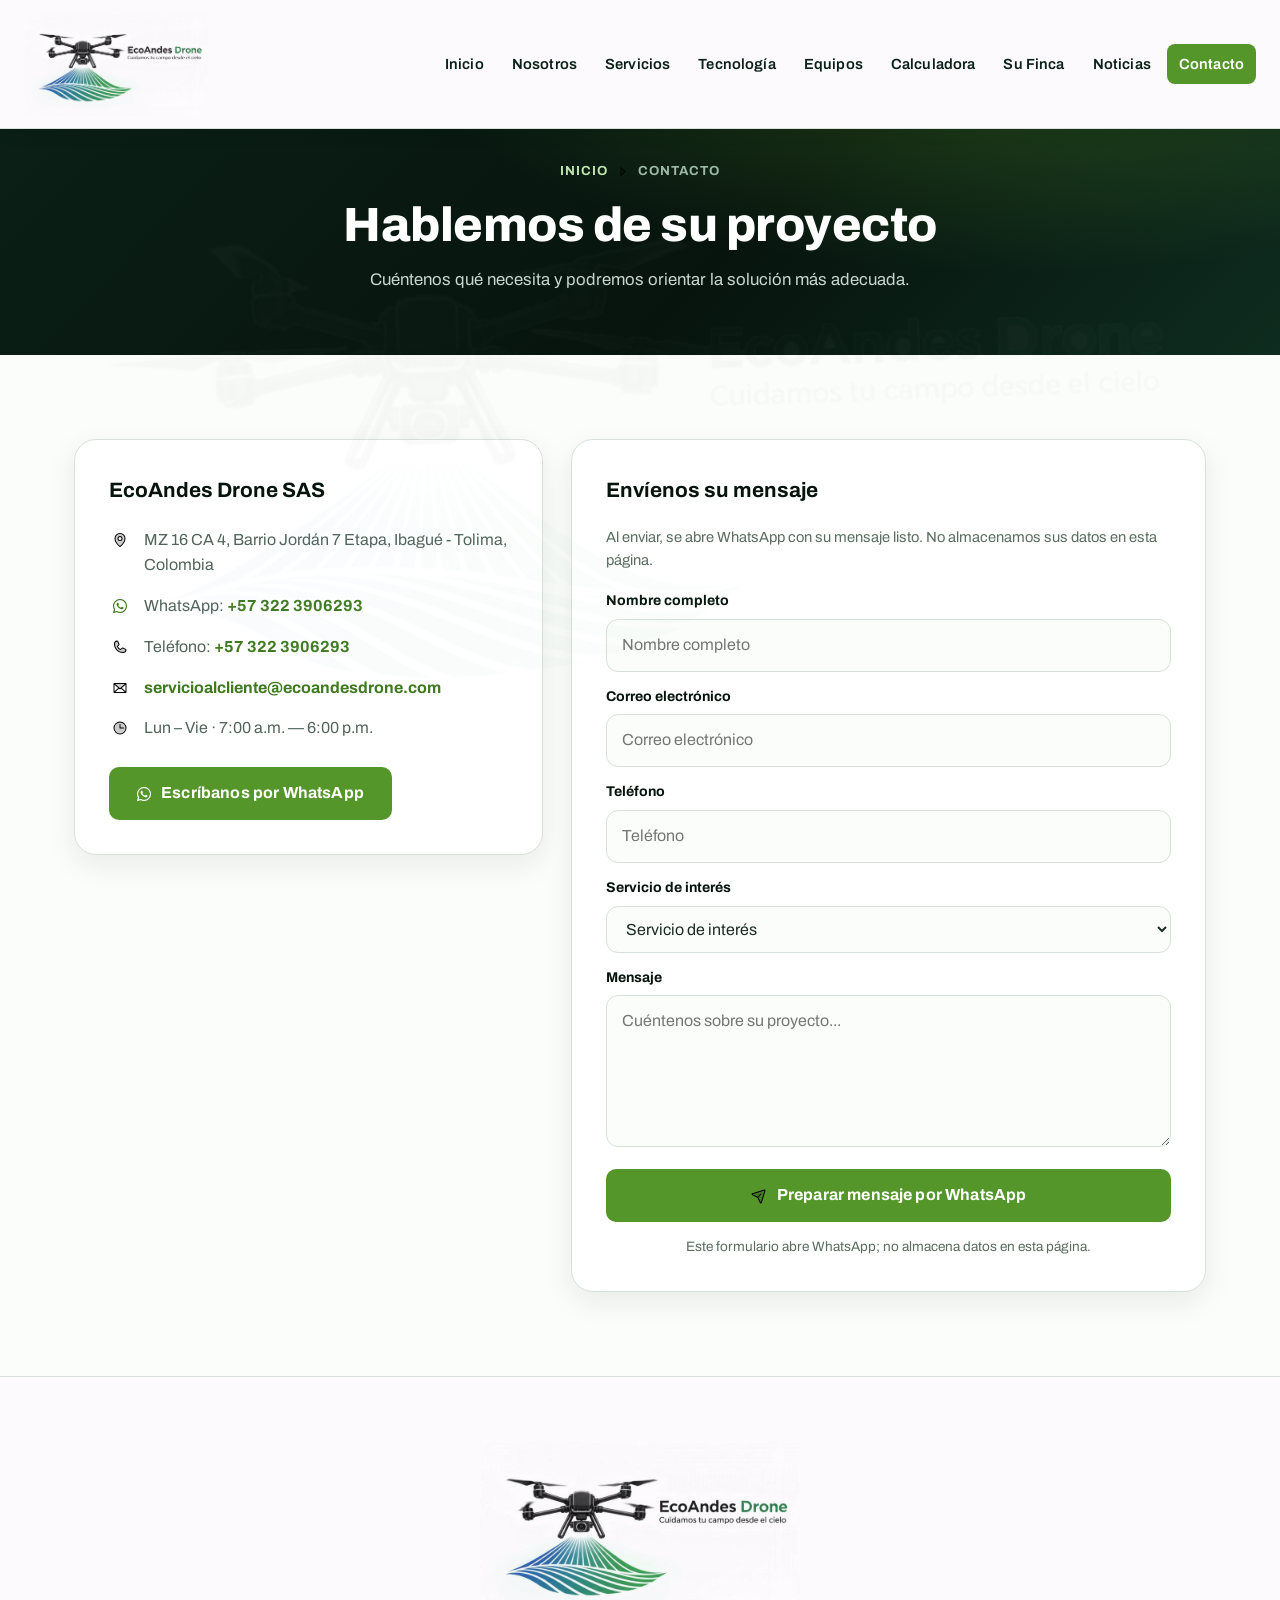
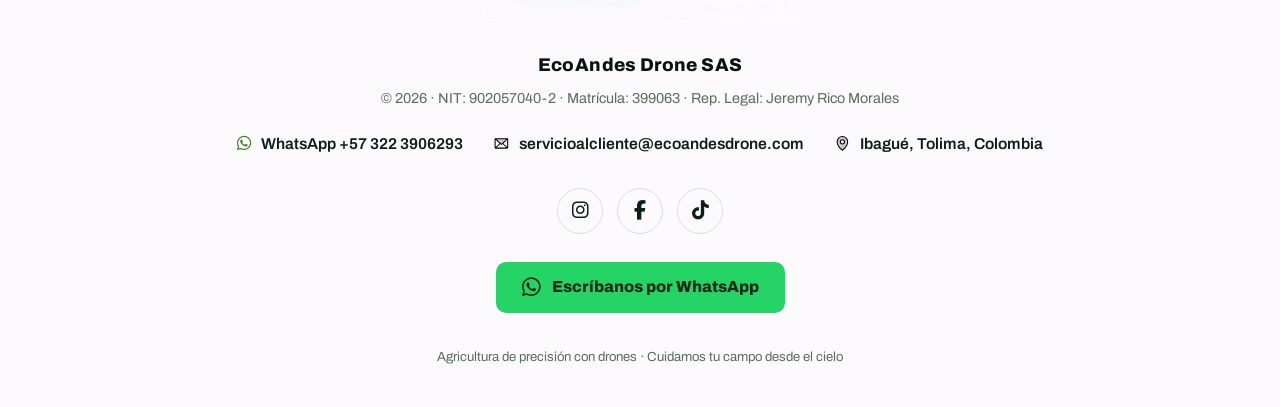
<file: contacto.html>
<!doctype html>
<html lang="es">
  <head>
    <meta charset="utf-8" />
    <meta name="viewport" content="width=device-width, initial-scale=1, viewport-fit=cover" />
    <meta name="color-scheme" content="light" />
    <meta name="description" content="Contacta a EcoAndes Drone SAS: WhatsApp, correo y formulario para cotizar fumigación con drones y conocer la app Su Finca." /><link rel="canonical" href="https://ecoandesdrone.com/contacto.html"><meta property="og:type" content="website"><meta property="og:site_name" content="EcoAndes Drone SAS"><meta property="og:title" content="Contacto | EcoAndes Drone SAS"><meta property="og:description" content="Contacta a EcoAndes Drone SAS: WhatsApp, correo y formulario para cotizar fumigación con drones y conocer la app Su Finca."><meta property="og:url" content="https://ecoandesdrone.com/contacto.html"><meta property="og:image" content="https://ecoandesdrone.com/assets/hero-amanecer.webp"><meta name="twitter:card" content="summary_large_image"><meta name="twitter:title" content="Contacto | EcoAndes Drone SAS"><meta name="twitter:description" content="Contacta a EcoAndes Drone SAS: WhatsApp, correo y formulario para cotizar fumigación con drones y conocer la app Su Finca."><meta name="twitter:image" content="https://ecoandesdrone.com/assets/hero-amanecer.webp"><script type="application/ld+json">{"@context":"https://schema.org","@type":"Organization","name":"EcoAndes Drone SAS","url":"https://ecoandesdrone.com/","logo":"https://ecoandesdrone.com/assets/logo-estatico.webp","description":"Agricultura de precisión con drones en Colombia.","email":"servicioalcliente@ecoandesdrone.com","telephone":"+57-322-3906293","address":{"@type":"PostalAddress","addressLocality":"Ibagué","addressRegion":"Tolima","addressCountry":"CO"},"sameAs":["https://www.facebook.com/profile.php?id=61594143916085","https://www.instagram.com/ecoandesdrone/","https://www.tiktok.com/@ecoandesdrone"]}</script>
    <link rel="icon" href="assets/favicon.ico" />
    <title>Contacto | EcoAndes Drone SAS</title>
    <link rel="stylesheet" href="assets/fonts/archivo.css" />
    <link rel="stylesheet" href="assets/fontawesome.css" />
    <style>
      :root{
        --ink:#07140e;
        --ink-2:#0b2117;
        --green:#55962a;
        --green-dark:#3f7a1f;
        --green-mid:#dcefd2;
        --pale:#edf8e8;
        --paper:#fbfdfb;
        --line:#d7e1da;
        --text:#1c2b21;
        --muted:#5a6d60;
        --white:#ffffff;
        --shadow:0 10px 30px rgba(7,20,14,.08);
        --shadow-lg:0 24px 60px rgba(2,8,5,.35);
        --radius:14px;
      }
      *{box-sizing:border-box}
      html{scroll-behavior:smooth}
      body{
        margin:0;
        font-family:"Archivo",system-ui,-apple-system,"Segoe UI",sans-serif;
        color:var(--text);
        background:var(--paper);
        line-height:1.55;
        -webkit-font-smoothing:antialiased;
      }
      img{max-width:100%;display:block}
      a{text-decoration:none;color:inherit}
      button{font:inherit}
      .wrap{max-width:1180px;margin:0 auto;padding:0 24px}
      .page-view[hidden]{display:none}

      /* ---------- LOGO: EL ORIGINAL, TAL CUAL, SOBRE BLANCO ----------
         Decisión del dueño: fondo blanco y el logo ORIGINAL a todo color,
         sin versiones en negativo, sin recolorear, sin halos ni
         difuminados. Se usa el archivo animado original del sitio
         (assets/logo-animado.gif: dron oscuro, "EcoAndes" en su tinta,
         "Drone" en verde, surcos azul-verde, eslogan debajo, hélices
         girando), idéntico en menú y pie. Su fondo nativo es un
         blanco cálido (#fcfafc); por eso el encabezado y el pie usan
         exactamente ese blanco: el logo se funde con la superficie
         sin rectángulo visible, sin tocar un píxel del arte. */

      /* ---------- MENÚ FIJO ---------- */
      .site-header{
        position:fixed;inset:0 0 auto 0;z-index:100;
        background:#fcfafc;
        border-bottom:1px solid var(--line);
        box-shadow:0 4px 18px rgba(7,20,14,.06);
      }
      .header-in{
        display:flex;align-items:center;gap:20px;
        max-width:1280px;margin:0 auto;padding:10px 24px;
      }
      .brand{display:flex;align-items:center;flex:none;padding:2px 0}
      .brand-logo{
        height:104px;width:auto;display:block;
      }
      .main-nav{margin-left:auto}
      .main-nav ul{
        display:flex;align-items:center;gap:4px;
        list-style:none;margin:0;padding:0;
      }
      .main-nav a{
        display:block;padding:9px 12px;border-radius:8px;
        color:var(--ink-2);font-size:.92rem;font-weight:600;letter-spacing:.01em;
        transition:background .2s,color .2s;cursor:pointer;
      }
      .main-nav a:hover{background:var(--pale);color:var(--green-dark)}
      .main-nav a.active{background:var(--green);color:#fff}
      .nav-toggle{
        display:none;margin-left:auto;
        background:transparent;border:1px solid var(--line);
        color:var(--ink-2);border-radius:8px;padding:8px 12px;font-size:1rem;cursor:pointer;
      }

      /* ---------- PANTALLA DE APERTURA (SPLASH) ----------
         Reproduce la del sitio vigente: al ENTRAR, primero se ve
         el logo grande y centrado, y después la página, con un
         fundido suave. Fondo verde oscuro radial; en el centro, el
         logo animado ORIGINAL (assets/logo-animado.gif, el mismo
         archivo, con las hélices girando) sobre su tarjeta blanca
         redondeada — su fondo nativo es ese blanco cálido, así que
         se funde con la tarjeta sin tocar un píxel —; debajo, el
         nombre, el eslogan y la barra de carga. Mismo ritmo del
         sitio actual: se oculta a los 450 ms del DOMContentLoaded
         (respaldo absoluto a los 1400 ms) y se desvanece en 0.7 s.
         Un toque o clic la salta y entra directo. Es solo de
         ENTRADA: la navegación interna entre páginas no la repite. */
      #splash{
        position:fixed;inset:0;z-index:9999;
        background:radial-gradient(circle at center,#163b27,#06110b 72%);
        display:grid;place-items:center;
        transition:opacity .7s,visibility .7s;
        cursor:pointer;
      }
      #splash.hidden{opacity:0;visibility:hidden;pointer-events:none}
      body.splash-lock{overflow:hidden}
      .splash-inner{text-align:center;color:#fff;padding:0 20px}
      .splash-card{
        width:min(310px,72vw);margin:0 auto;line-height:0;
        padding:18px 22px;border-radius:28px;
        background:#fcfafc;box-shadow:0 28px 80px rgba(0,0,0,.35);
        animation:splashLogoIn 1.1s cubic-bezier(.2,.8,.2,1);
      }
      .splash-card img{width:100%;height:auto;display:block}
      .splash-title{
        font-size:clamp(2rem,5vw,3.2rem);font-weight:900;
        margin-top:22px;letter-spacing:-.03em;line-height:1.05;
        animation:splashRise .9s .25s both;
      }
      .splash-title span{color:#2b854d}
      .splash-sub{
        color:#b8c9bd;margin-top:5px;font-size:1.02rem;
        animation:splashRise .9s .45s both;
      }
      .splash-loader{
        width:170px;height:3px;background:#284535;border-radius:9px;
        margin:28px auto 0;overflow:hidden;
      }
      .splash-loader::after{
        content:"";display:block;height:100%;width:45%;
        background:#2b854d;animation:splashLoad 1.7s ease-in-out infinite;
      }
      @keyframes splashLogoIn{
        from{opacity:0;transform:scale(.7) rotate(-8deg)}
        to{opacity:1;transform:none}
      }
      @keyframes splashRise{
        from{opacity:0;transform:translateY(15px)}
        to{opacity:1;transform:none}
      }
      @keyframes splashLoad{
        0%{transform:translateX(-120%)}
        100%{transform:translateX(380%)}
      }

      /* ---------- HERO (INICIO) — CONCEPTO 9 "AMANECER", LA ESCENA TAL CUAL ----------
         El fondo del hero ES la escena fotográfica del Concepto 9 que
         el dueño vio y escogió (assets/hero-amanecer.webp): cielo
         luminoso de amanecer, el dron a la derecha rociando sobre el
         campo verde, a todo el ancho y alto del hero, sin degradados
         sintéticos ni máscaras de fundido. La escena va LIMPIA, sin
         ningún texto impreso: los únicos textos son los elementos
         HTML vivos de aquí — a la izquierda, el titular oscuro en dos
         líneas, el subtítulo y los botones, en las mismas posiciones
         y proporciones de la referencia. */
      .hero{
        position:relative;color:var(--text);
        display:flex;align-items:flex-start;
        min-height:clamp(560px,44.2vw,900px);
        padding:clamp(96px,9.7vw,250px) 0 60px;
        overflow:hidden;background:#e7edd6;
      }
      .hero-bg{
        position:absolute;inset:0;z-index:0;
        width:100%;height:100%;
        object-fit:cover;object-position:50% 50%;
      }
      .hero-in{position:relative;z-index:2;width:100%;margin:0 auto;padding:0 24px 0 clamp(24px,8.8vw,260px)}
      .hero-copy{max-width:720px;text-align:left}
      .hero h1{
        margin:0;font-size:clamp(2.4rem,4.7vw,5.2rem);
        font-weight:800;line-height:1.1;letter-spacing:-.015em;color:var(--ink);
      }
      .hero h1 .l{display:block}
      .hero .sub{
        margin:24px 0 0;max-width:640px;
        font-size:clamp(1.02rem,1.55vw,1.3rem);color:#22312a;font-weight:500;
      }
      .hero .sub .dot{color:var(--green);font-weight:800;padding:0 2px}
      .hero-actions{
        margin-top:40px;display:flex;gap:14px;justify-content:flex-start;flex-wrap:wrap;
      }
      /* Botones como en la referencia: el principal, verde sólido; el
         secundario, claro y translúcido sobre la luz del cielo. */
      .hero .btn-green{box-shadow:0 14px 30px rgba(85,150,42,.35)}
      .hero .btn-outline{background:rgba(255,255,255,.78);border-color:rgba(63,122,31,.55)}
      .hero .btn-outline:hover{background:#fff}
      .btn{
        display:inline-flex;align-items:center;gap:10px;
        padding:14px 28px;border-radius:10px;
        font-size:1rem;font-weight:700;letter-spacing:.01em;
        transition:transform .15s,background .2s,border-color .2s;
        cursor:pointer;border:0;
      }
      .btn:active{transform:translateY(1px)}
      .btn-green{background:var(--green);color:#fff}
      .btn-green:hover{background:var(--green-dark)}
      .btn-outline{border:2px solid var(--green-dark);color:var(--green-dark);background:transparent}
      .btn-outline:hover{border-color:var(--green-dark);background:var(--pale)}
      .btn-dark{background:var(--ink-2);color:#fff}
      .btn-dark:hover{background:var(--ink)}

      /* ---------- MARCA DE AGUA FIJA ---------- */
      .site-watermark{
        position:fixed;inset:0;z-index:1;pointer-events:none;
        display:grid;place-items:center;overflow:hidden;opacity:.028;
      }
      .site-watermark img{
        width:min(1040px,82vw);height:auto;
        transform:rotate(-2deg) scale(1.04);will-change:transform;
        animation:watermarkDrift 18s ease-in-out infinite alternate;
      }
      @keyframes watermarkDrift{
        from{transform:rotate(-2deg) scale(1.04) translate3d(-1.5%,0,0)}
        to{transform:rotate(-2deg) scale(1.08) translate3d(1.5%,1%,0)}
      }
      section,.trust-band,.site-footer,.page-hero{position:relative;z-index:0}
      .wrap,.trust-in{position:relative;z-index:2}
      .site-footer > *{position:relative;z-index:2}

      /* ---------- FRANJA DE DATOS ---------- */
      .trust-band{background:var(--pale);border-bottom:1px solid var(--line)}
      .trust-in{
        display:flex;flex-wrap:wrap;justify-content:center;align-items:center;
        gap:10px 0;padding:20px 24px;max-width:1180px;margin:0 auto;text-align:center;
      }
      .trust-item{
        display:inline-flex;align-items:center;gap:9px;
        font-size:.95rem;font-weight:600;color:var(--ink-2);padding:2px 20px;
      }
      .trust-item i{color:var(--green-dark);font-size:1rem}
      .trust-item + .trust-item{border-left:1px solid #c4d8bf}

      /* ---------- SECCIONES ---------- */
      section{padding:84px 0}
      .section-head{text-align:center;max-width:680px;margin:0 auto 48px}
      .section-head h2{
        margin:0;font-size:clamp(1.7rem,3.6vw,2.4rem);font-weight:800;color:var(--ink);
        letter-spacing:-.01em;line-height:1.15;
      }
      .section-head p{margin:14px 0 0;color:var(--muted);font-size:1.05rem}
      .section-head.left{text-align:left;margin-left:0}
      .kicker{
        display:block;color:var(--green-dark);font-size:.78rem;font-weight:800;
        letter-spacing:.13em;text-transform:uppercase;margin-bottom:10px;
      }

      /* ---------- ENCABEZADO DE PÁGINA INTERNA ---------- */
      .page-hero{
        background:linear-gradient(135deg,var(--ink-2),var(--ink) 60%,#0e2c1f);
        color:#fff;text-align:center;
        padding:158px 24px 62px;overflow:hidden;
      }
      .page-hero::after{
        content:"";position:absolute;inset:0;
        background:radial-gradient(600px 220px at 80% 15%,rgba(85,150,42,.35),transparent);
        pointer-events:none;
      }
      .page-hero .in{position:relative;z-index:1;max-width:760px;margin:0 auto}
      .page-hero h1{
        margin:0;font-size:clamp(1.9rem,4.6vw,3rem);font-weight:800;
        letter-spacing:-.01em;line-height:1.12;
      }
      .page-hero p{margin:14px auto 0;color:#c9d8cf;font-size:1.05rem;max-width:640px}
      .page-crumb{
        display:inline-flex;align-items:center;gap:8px;margin-bottom:18px;
        font-size:.82rem;font-weight:700;letter-spacing:.08em;text-transform:uppercase;color:#9db8a4;
      }
      .page-crumb a{color:#bfe3ac;cursor:pointer}
      .page-crumb a:hover{color:#fff}

      /* ---------- EXPLORE (tarjetas-puerta) ---------- */
      .grid-6{display:grid;grid-template-columns:repeat(3,1fr);gap:22px}
      .card{
        background:var(--white);border:1px solid var(--line);border-radius:var(--radius);
        padding:34px 28px 30px;text-align:center;box-shadow:var(--shadow);
        display:flex;flex-direction:column;align-items:center;
        transition:transform .18s,box-shadow .18s,border-color .18s;cursor:pointer;
      }
      .card:hover{transform:translateY(-4px);border-color:#bcd6b2;box-shadow:0 18px 40px rgba(7,20,14,.12)}
      .card .icon{
        width:64px;height:64px;border-radius:16px;
        background:var(--pale);color:var(--green-dark);
        display:flex;align-items:center;justify-content:center;
        font-size:1.7rem;margin-bottom:18px;
      }
      .card .icon svg{width:36px;height:36px}
      .card h3{margin:0;font-size:1.18rem;font-weight:700;color:var(--ink)}
      .card p{margin:9px 0 0;color:var(--muted);font-size:.97rem}
      .card .go{
        margin-top:auto;padding-top:18px;
        font-size:.9rem;font-weight:700;color:var(--green-dark);
        display:inline-flex;align-items:center;gap:7px;
      }

      /* ---------- TARJETAS GENÉRICAS ---------- */
      .grid-2{display:grid;grid-template-columns:repeat(2,1fr);gap:22px}
      .grid-3{display:grid;grid-template-columns:repeat(3,1fr);gap:22px}
      .grid-4{display:grid;grid-template-columns:repeat(4,1fr);gap:20px}
      .info-card{
        background:var(--white);border:1px solid var(--line);border-radius:var(--radius);
        padding:32px 28px;box-shadow:var(--shadow);
      }
      .info-card .icon{
        width:58px;height:58px;border-radius:16px;margin-bottom:18px;
        background:var(--pale);color:var(--green-dark);
        display:flex;align-items:center;justify-content:center;font-size:1.5rem;
      }
      .info-card h3{margin:0;font-size:1.22rem;font-weight:700;color:var(--ink)}
      .info-card p{margin:9px 0 0;color:var(--muted);font-size:.98rem}
      .info-card ul{margin:12px 0 0;padding-left:18px;color:var(--muted);font-size:.95rem}
      .info-card ul li{margin:5px 0}
      .info-card ul strong{color:var(--text)}

      /* ---------- SU FINCA ---------- */
      .sufinca{background:linear-gradient(180deg,#e6f3dc 0%,var(--pale) 100%);border-block:1px solid var(--line)}
      .mini-card{
        background:var(--white);border:1px solid #d3e4cb;border-radius:var(--radius);
        padding:28px 22px;text-align:center;box-shadow:var(--shadow);
      }
      .mini-card .icon{
        width:56px;height:56px;border-radius:50%;margin:0 auto 15px;
        background:var(--ink-2);color:#bfe3ac;
        display:flex;align-items:center;justify-content:center;font-size:1.45rem;
      }
      .mini-card .icon svg{width:30px;height:30px}
      .mini-card h3{margin:0;font-size:1.05rem;font-weight:700;color:var(--ink)}
      .mini-card p{margin:8px 0 0;color:var(--muted);font-size:.92rem}
      .center-action{text-align:center;margin-top:42px}

      /* ---------- PASOS / FLUJO ---------- */
      .steps{display:grid;grid-template-columns:repeat(3,1fr);gap:22px;position:relative}
      .steps-4{grid-template-columns:repeat(4,1fr)}
      .step{text-align:center;padding:12px 22px 4px;position:relative}
      a.step{cursor:pointer}
      a.step:hover h3{color:var(--green-dark)}
      .step .icon{
        width:84px;height:84px;border-radius:50%;margin:0 auto 20px;
        background:var(--white);border:2px solid var(--green-mid);
        color:var(--green-dark);box-shadow:var(--shadow);
        display:flex;align-items:center;justify-content:center;font-size:2rem;
        position:relative;z-index:1;
      }
      .step .icon svg{width:46px;height:46px}
      .step .num{
        position:absolute;top:2px;left:50%;transform:translateX(26px);
        width:30px;height:30px;border-radius:50%;z-index:2;
        background:var(--green);color:#fff;font-weight:800;font-size:.95rem;
        display:flex;align-items:center;justify-content:center;
        border:3px solid var(--paper);
      }
      .step h3{margin:0;font-size:1.2rem;font-weight:700;color:var(--ink)}
      .step p{margin:10px auto 0;color:var(--muted);font-size:.98rem;max-width:300px}
      @media (min-width:821px){
        .steps::before{
          content:"";position:absolute;top:54px;left:19%;right:19%;
          border-top:2px dashed #bcd6b2;z-index:0;
        }
        .steps-4::before{left:12%;right:12%}
      }

      /* ---------- DATOS DE EMPRESA ---------- */
      .data-list{
        background:var(--white);border:1px solid var(--line);border-radius:var(--radius);
        box-shadow:var(--shadow);overflow:hidden;
      }
      .data-row{
        display:flex;gap:16px;align-items:flex-start;
        padding:18px 26px;border-bottom:1px solid var(--line);
      }
      .data-row:last-child{border-bottom:0}
      .data-row i{color:var(--green-dark);font-size:1.1rem;margin-top:3px;width:22px;text-align:center;flex:none}
      .data-row b{display:block;font-size:.8rem;letter-spacing:.07em;text-transform:uppercase;color:var(--muted)}
      .data-row span{font-size:1.02rem;font-weight:600;color:var(--ink)}
      .data-row a{color:var(--green-dark);font-weight:700}
      .data-row a:hover{text-decoration:underline}

      /* ---------- MARCO NORMATIVO ---------- */
      .norm-grid{display:grid;grid-template-columns:repeat(3,1fr);gap:18px}
      .norm-item{
        padding:26px;border:1px solid var(--line);border-radius:var(--radius);
        background:var(--white);box-shadow:var(--shadow);
      }
      .norm-item i{color:var(--green-dark);font-size:1.5rem;margin-bottom:14px;display:block}
      .norm-item h4{margin:0 0 6px;font-size:1rem;color:var(--ink)}
      .norm-item p{margin:0;font-size:.9rem;color:var(--muted)}
      .notice{
        margin-top:24px;padding:20px 22px;border-left:4px solid var(--green);
        background:#f2f8f2;border-radius:0 12px 12px 0;color:#3c5144;font-size:.94rem;
      }
      .notice a{color:var(--green-dark);font-weight:700}
      .notice a:hover{text-decoration:underline}

      /* ---------- ACORDEÓN DE SERVICIOS ---------- */
      .accordion{max-width:920px;margin:0 auto;display:grid;gap:13px}
      .acc{
        background:#fff;border:1px solid var(--line);border-radius:16px;
        overflow:hidden;box-shadow:0 8px 25px rgba(7,20,14,.045);
      }
      .acc.featured{border:2px solid var(--green)}
      .acc-head{
        display:flex;align-items:center;gap:16px;width:100%;
        padding:20px 22px;cursor:pointer;background:transparent;border:0;text-align:left;
      }
      .acc-icon{
        width:52px;height:52px;border-radius:15px;background:var(--pale);
        display:flex;align-items:center;justify-content:center;
        color:var(--green-dark);flex:none;font-size:1.25rem;
      }
      .acc-title{flex:1;font-weight:800;font-size:1.05rem;color:var(--ink)}
      .acc .chev{transition:transform .3s;color:#82938a}
      .acc.open .chev{transform:rotate(180deg);color:var(--green-dark)}
      .acc-body{max-height:0;overflow:hidden;transition:max-height .45s ease}
      .acc.open .acc-body{max-height:700px}
      .acc-content{padding:0 24px 24px 90px;color:var(--muted);font-size:.97rem}
      .acc-content ul{margin-top:10px;padding-left:18px}
      .acc-content li{margin:6px 0}
      .acc-content strong{color:var(--ink)}

      /* ---------- PROCESO DE TRABAJO (banda oscura) ---------- */
      .process-band{
        margin-top:30px;background:var(--ink);color:#fff;border-radius:24px;
        padding:40px;box-shadow:0 24px 65px rgba(7,20,14,.18);
      }
      .process-band h3{margin:0;font-size:clamp(1.6rem,3vw,2.3rem);line-height:1.1;color:#fff}
      .process-band .lead{color:#b9c9bf;max-width:680px;margin:12px 0 0}
      .process-steps{display:grid;grid-template-columns:repeat(5,1fr);gap:12px;margin-top:30px}
      .process-steps > div{
        padding:18px;border:1px solid rgba(255,255,255,.1);
        background:rgba(255,255,255,.045);border-radius:16px;min-height:150px;
      }
      .process-steps b{
        display:inline-flex;align-items:center;justify-content:center;
        width:34px;height:34px;border-radius:50%;
        background:rgba(85,150,42,.22);color:#bde7c3;font-size:.75rem;margin-bottom:18px;
      }
      .process-steps strong{display:block;margin-bottom:5px}
      .process-steps span{display:block;color:#9fb1a6;font-size:.84rem}
      .check-points{display:grid;gap:10px;margin-top:22px}
      .check-points span{display:flex;gap:9px;align-items:center;font-weight:600;color:var(--ink)}
      .check-points i{color:var(--green-dark)}

      /* ---------- FICHA T55 ---------- */
      .t55-spec{
        display:grid;grid-template-columns:1.2fr .8fr;gap:26px;align-items:stretch;
        background:#fff;border:1px solid var(--line);border-radius:22px;
        padding:36px;box-shadow:var(--shadow);
      }
      .t55-spec h3{margin:0 0 10px;font-size:1.9rem;color:var(--ink)}
      .t55-spec p{color:var(--muted);line-height:1.75;margin:0}
      .spec-list{display:grid;grid-template-columns:1fr 1fr;gap:12px}
      .spec-list span{border:1px solid var(--line);border-radius:16px;padding:18px;background:var(--paper)}
      .spec-list b{display:block;font-size:1.45rem;color:var(--green-dark)}
      .spec-list small{color:var(--muted)}
      .disclaimer{
        display:flex;gap:12px;align-items:flex-start;margin-top:20px;
        padding:18px 20px;border-left:4px solid var(--green);
        background:#f2f8f2;border-radius:0 12px 12px 0;color:#496055;font-size:.9rem;
      }
      .disclaimer i{color:var(--green-dark);margin-top:4px}
      .disclaimer p{margin:0}

      /* ---------- GALERÍA Y VIDEOS ---------- */
      .gallery-grid{display:grid;grid-template-columns:repeat(3,1fr);gap:18px}
      .gallery-item{
        position:relative;border-radius:18px;overflow:hidden;background:var(--ink-2);
        box-shadow:var(--shadow);margin:0;
      }
      .gallery-item img{width:100%;height:300px;object-fit:cover;display:block}
      .gallery-item figcaption{
        position:absolute;inset:auto 0 0;padding:56px 20px 16px;color:#fff;
        background:linear-gradient(transparent,rgba(0,0,0,.78));
        font-size:.95rem;font-weight:700;
      }
      .gallery-item figcaption span{color:#8fd07a}
      .dark-band{background:linear-gradient(180deg,var(--ink) 0%,var(--ink-2) 100%);color:#fff}
      .dark-band .section-head h2{color:#fff}
      .dark-band .section-head p{color:#aebfb4}
      .video-grid{display:grid;grid-template-columns:repeat(3,1fr);gap:18px}
      .video-card{
        position:relative;border-radius:18px;overflow:hidden;background:#020805;
        border:1px solid rgba(255,255,255,.09);box-shadow:0 22px 55px rgba(0,0,0,.28);
      }
      .video-card.featured{grid-column:span 2}
      .video-card video{width:100%;height:260px;object-fit:cover;display:block;background:#020805}
      .video-card.featured video{height:320px}
      .video-card .v-label{
        position:absolute;left:16px;bottom:14px;z-index:2;color:#fff;
        font-weight:700;font-size:.92rem;text-shadow:0 2px 10px rgba(0,0,0,.5);
        pointer-events:none;
      }
      .video-card .v-label small{display:block;color:rgba(255,255,255,.75);font-weight:500;font-size:.78rem}
      .video-note{margin:20px auto 0;max-width:820px;text-align:center;color:#91a69a;font-size:.85rem}

      /* ---------- CALCULADORA ---------- */
      .calc-wrap{background:linear-gradient(180deg,#f4f9f4 0%,#e9f3e9 100%);border-block:1px solid var(--line)}
      .calc-grid{display:grid;grid-template-columns:1fr 1fr;gap:28px;align-items:start;max-width:1020px;margin:0 auto}
      .calc-form,.calc-result{
        background:#fff;border:1px solid var(--line);border-radius:22px;
        padding:34px;box-shadow:var(--shadow);
      }
      .calc-form h3,.calc-result h3{margin:0 0 6px;font-size:1.35rem;color:var(--ink)}
      .calc-sub{color:var(--muted);font-size:.92rem;margin:0 0 22px}
      .field{margin-bottom:16px}
      .field > label{display:block;font-weight:700;font-size:.88rem;margin-bottom:7px;color:var(--ink)}
      .field input,.field select,.field textarea{
        width:100%;padding:13px 15px;border:1px solid #d7e1da;border-radius:12px;
        font:inherit;background:var(--paper);outline:none;color:var(--text);
      }
      .field input:focus,.field select:focus,.field textarea:focus{
        border-color:var(--green);box-shadow:0 0 0 3px rgba(85,150,42,.15);
      }
      .terrain{display:grid;grid-template-columns:1fr 1fr;gap:12px}
      .terrain label{
        position:relative;display:block;border:1px solid #d7e1da;border-radius:14px;
        padding:14px;cursor:pointer;background:var(--paper);transition:.2s;
      }
      .terrain input{position:absolute;opacity:0;pointer-events:none}
      .terrain label:has(input:checked){border-color:var(--green);background:#f2f9f0;box-shadow:0 0 0 3px rgba(85,150,42,.15)}
      .terrain label:has(input:focus-visible){outline:2px solid var(--green-dark);outline-offset:2px}
      .terrain b{display:block;font-size:1rem;color:var(--ink)}
      .terrain b i{color:var(--green-dark);margin-right:7px}
      .terrain small{color:var(--muted);display:block;margin-top:2px}
      .terrain .price{color:var(--green-dark);font-weight:800;margin-top:6px;display:block}
      .calc-result{display:none}
      .calc-result.show{display:block}
      .calc-total{
        font-size:clamp(2.1rem,5vw,2.8rem);font-weight:900;letter-spacing:-.02em;
        color:var(--green-dark);margin:6px 0 4px;
      }
      .calc-lines{
        display:grid;gap:8px;margin:18px 0;padding:18px;
        background:#f7faf7;border:1px solid var(--line);border-radius:14px;font-size:.92rem;
      }
      .calc-lines div{display:flex;justify-content:space-between;gap:10px}
      .calc-lines span{color:var(--muted)}
      .calc-notes{font-size:.84rem;color:var(--muted);display:grid;gap:9px;margin-top:16px;line-height:1.6}
      .calc-notes i{color:var(--green-dark);margin-right:6px}
      .calc-error{
        display:none;color:#b3261e;background:#fdecea;border:1px solid #f5c6c0;
        border-radius:12px;padding:12px 14px;font-size:.88rem;margin-bottom:14px;
      }
      .calc-error.show{display:block}

      /* ---------- CONTACTO ---------- */
      .contact-grid{display:grid;grid-template-columns:.85fr 1.15fr;gap:28px;align-items:start}
      .contact-box,.contact-form{
        background:#fff;border:1px solid var(--line);border-radius:22px;
        padding:34px;box-shadow:var(--shadow);
      }
      .contact-box h3,.contact-form h3{margin:0 0 6px;font-size:1.3rem;color:var(--ink)}
      .details{display:grid;gap:16px;margin-top:22px}
      .detail{display:flex;gap:13px;align-items:flex-start}
      .detail i{color:var(--green-dark);margin-top:4px;width:22px;text-align:center;flex:none}
      .detail span{color:#52645a}
      .detail a{color:var(--green-dark);font-weight:700}
      .detail a:hover{text-decoration:underline}
      .contact-form{display:grid;gap:14px}
      .contact-form .field{margin-bottom:0}
      .form-status{text-align:center;color:var(--muted);font-size:.85rem;margin:0}

      /* ---------- NOTICIAS ---------- */
      .news-meta{
        display:flex;flex-wrap:wrap;gap:12px;align-items:center;justify-content:center;
        margin-top:20px;color:#9fb3a8;font-size:.88rem;
      }
      .news-meta strong{color:#fff}
      .btn-refresh{
        background:var(--green);color:#fff;border:0;font-weight:700;font-size:.88rem;
        padding:10px 18px;border-radius:10px;cursor:pointer;
        display:inline-flex;align-items:center;gap:8px;transition:background .2s;
      }
      .btn-refresh:hover{background:var(--green-dark)}
      .btn-refresh:disabled{opacity:.6;cursor:wait}
      .filters{display:flex;flex-wrap:wrap;gap:10px;justify-content:center;margin-bottom:8px}
      .chip{
        border:1.5px solid var(--line);background:#fff;color:var(--muted);
        font:inherit;font-weight:700;font-size:.88rem;padding:9px 18px;
        border-radius:999px;cursor:pointer;transition:.2s;
        display:inline-flex;align-items:center;gap:8px;
      }
      .chip i{font-size:.85rem}
      .chip:hover{border-color:var(--green);color:var(--green-dark)}
      .chip.active{background:var(--green);border-color:var(--green);color:#fff}
      .news-grid{display:grid;grid-template-columns:repeat(3,1fr);gap:18px;margin-top:26px}
      .news-card{
        background:#fff;border:1px solid var(--line);border-radius:18px;padding:22px;
        display:flex;flex-direction:column;gap:10px;
        transition:transform .2s,box-shadow .2s;
      }
      .news-card:hover{transform:translateY(-3px);box-shadow:0 14px 30px rgba(7,20,14,.10)}
      .news-top{display:flex;align-items:center;gap:8px;flex-wrap:wrap}
      .tag{
        font-size:.72rem;font-weight:800;letter-spacing:.05em;text-transform:uppercase;
        padding:4px 12px;border-radius:999px;color:#fff;background:var(--green);
      }
      .tag.tech{background:#2e5297}.tag.norm{background:#b3541e}.tag.col{background:#225e5a}
      .lang{
        font-size:.72rem;font-weight:700;color:var(--muted);
        border:1px solid var(--line);padding:3px 10px;border-radius:999px;
      }
      .news-card h3{margin:0;font-size:1.02rem;line-height:1.4}
      .news-card h3 a{color:var(--ink)}
      .news-card h3 a:hover{color:var(--green-dark)}
      .news-card p.ex{margin:0;color:var(--muted);font-size:.88rem;flex:1}
      .news-card-meta{
        display:flex;justify-content:space-between;align-items:center;gap:10px;
        margin-top:6px;font-size:.78rem;color:var(--muted);
      }
      .read-link{color:var(--green-dark);font-weight:800;white-space:nowrap}
      .read-link:hover{text-decoration:underline}
      .skel{border:1px solid var(--line);border-radius:18px;padding:22px;display:flex;flex-direction:column;gap:12px}
      .skel div{
        background:linear-gradient(90deg,var(--pale) 25%,#e9efeb 50%,var(--pale) 75%);
        background-size:200% 100%;animation:sh 1.4s infinite;border-radius:8px;
      }
      @keyframes sh{to{background-position:-200% 0}}
      .news-empty{
        background:var(--pale);border:1px dashed #bcd6b2;border-radius:18px;
        padding:40px 24px;text-align:center;color:var(--muted);grid-column:1/-1;
      }
      .news-empty h3{margin:0 0 6px;color:var(--ink)}
      .news-empty p{margin:0}
      .cache-note{
        background:#fff8e6;border:1px solid #ecd9ae;color:#8a6d1f;font-size:.85rem;
        border-radius:12px;padding:10px 16px;margin:18px auto 0;max-width:680px;
        text-align:center;display:none;
      }
      .official{
        margin-top:44px;background:linear-gradient(135deg,#fdf8ef,#fbf3e2);
        border:1px solid #ecd9ae;border-radius:18px;padding:28px;
      }
      .official h2{margin:0 0 6px;font-size:1.15rem;color:var(--ink)}
      .official p{color:var(--muted);font-size:.92rem;margin:0 0 14px}
      .official ul{list-style:none;margin:0;padding:0;display:grid;gap:10px}
      .official li{display:flex;gap:10px;align-items:flex-start}
      .official li i{color:#b3541e;margin-top:4px}
      .official a{color:#b3541e;font-weight:700;font-size:.95rem}
      .official a:hover{text-decoration:underline}

      /* ---------- PIE ---------- */
      /* Pie claro, consistente con el encabezado: mismo blanco del logo,
         textos en oscuro, logo original a todo color. */
      .site-footer{
        background:#fcfafc;color:var(--text);text-align:center;
        padding:64px 24px 40px;border-top:1px solid var(--line);
      }
      /* Logo del pie: el original animado, idéntico al del menú,
         fundido sobre el blanco del pie. */
      .footer-logo{display:inline-block;line-height:0}
      .footer-logo img{width:min(320px,74vw);height:auto;display:block}
      .footer-name{margin:22px 0 0;font-size:1.15rem;font-weight:800;color:var(--ink);letter-spacing:.02em}
      .footer-legal{margin:8px auto 0;font-size:.9rem;color:var(--muted);max-width:640px}
      .footer-contact{
        margin:22px auto 0;display:flex;flex-wrap:wrap;justify-content:center;gap:10px 30px;
        font-size:.98rem;font-weight:600;color:var(--ink-2);
      }
      .footer-contact a,.footer-contact span{display:inline-flex;align-items:center;gap:9px}
      .footer-contact a:hover{color:var(--green-dark);text-decoration:underline}
      .footer-contact i{color:var(--green-dark);font-size:1.05rem}
      .social-row{margin-top:32px;display:flex;justify-content:center;gap:14px}
      .social-row a{
        width:46px;height:46px;border-radius:50%;
        border:1px solid var(--line);color:var(--ink-2);
        display:flex;align-items:center;justify-content:center;font-size:1.2rem;
        transition:background .2s,border-color .2s,color .2s;
      }
      .social-row a:hover{background:var(--green);border-color:var(--green);color:#fff}
      .wa-btn{
        margin-top:28px;display:inline-flex;align-items:center;gap:11px;
        background:#25d366;color:#062b16;font-weight:800;font-size:1rem;
        padding:13px 26px;border-radius:10px;transition:background .2s;
      }
      .wa-btn i{font-size:1.35rem}
      .wa-btn:hover{background:#1fb857}
      .footer-note{margin:34px 0 0;font-size:.82rem;color:var(--muted)}

      /* ---------- WHATSAPP FLOTANTE ---------- */
      .wa-float{
        position:fixed;right:20px;bottom:20px;z-index:200;
        width:58px;height:58px;border-radius:50%;
        display:flex;align-items:center;justify-content:center;
        background:#25d366;color:#fff;font-size:1.8rem;
        box-shadow:0 12px 30px rgba(37,211,102,.35);
        transition:transform .2s;
      }
      .wa-float:hover{transform:translateY(-2px) scale(1.04)}

      /* ---------- RESPONSIVE ---------- */
      @media (max-width:1080px){
        .main-nav a{padding:9px 8px;font-size:.86rem}
        .grid-4{grid-template-columns:repeat(2,1fr)}
        .steps-4{grid-template-columns:repeat(2,1fr)}
        .brand-logo{height:88px}
        .news-grid{grid-template-columns:repeat(2,1fr)}
        .video-grid{grid-template-columns:repeat(2,1fr)}
        .video-card.featured{grid-column:span 2}
      }
      @media (max-width:980px){
        .process-steps{grid-template-columns:repeat(2,1fr)}
        .t55-spec{grid-template-columns:1fr}
        .calc-grid{grid-template-columns:1fr}
        .contact-grid{grid-template-columns:1fr}
        .gallery-grid{grid-template-columns:repeat(2,1fr)}
      }
      @media (max-width:820px){
        .grid-6{grid-template-columns:repeat(2,1fr)}
        .grid-3,.norm-grid{grid-template-columns:1fr}
        .grid-2{grid-template-columns:1fr}
        .steps,.steps-4{grid-template-columns:1fr;gap:34px}
        .nav-toggle{display:block}
        .main-nav{
          display:none;position:absolute;top:100%;left:0;right:0;
          background:#fcfafc;border-top:1px solid var(--line);
          box-shadow:0 18px 30px rgba(7,20,14,.10);
          padding:10px 16px 16px;
          max-height:calc(100dvh - 90px);overflow-y:auto;
        }
        .main-nav.open{display:block}
        .main-nav ul{flex-direction:column;align-items:stretch;gap:2px}
        .main-nav a{padding:12px 14px;font-size:1rem}
        /* Amanecer en móvil: la misma escena fotográfica de fondo,
           encuadrada hacia su lado luminoso para que el texto vivo
           respire sobre el cielo claro como en la referencia, con el
           dron asomando a la derecha. Una leve aclaración local tras
           el texto (sin paneles duros) mantiene la lectura. */
        .hero{min-height:600px;padding:156px 0 72px}
        .hero::before{
          content:"";position:absolute;inset:0;z-index:1;
          background:linear-gradient(100deg,rgba(255,253,244,.60) 0%,rgba(255,253,244,.30) 55%,rgba(255,253,244,0) 88%);
        }
        .hero-bg{object-position:54% 50%}
        .hero h1{font-size:clamp(1.95rem,8.8vw,2.7rem)}
        .hero-in{padding:0 20px}
        .hero-copy{max-width:560px}
        .page-hero{padding:138px 20px 52px}
        section{padding:64px 0}
        .trust-item + .trust-item{border-left:none}
        .acc-content{padding:0 20px 20px 20px}
        .process-band{padding:28px 22px}
      }
      @media (max-width:620px){
        .process-steps{grid-template-columns:1fr}
        .spec-list{grid-template-columns:1fr}
        .terrain{grid-template-columns:1fr}
        .calc-form,.calc-result,.contact-box,.contact-form{padding:24px}
        .gallery-grid,.video-grid,.news-grid{grid-template-columns:1fr}
        .video-card.featured{grid-column:auto}
        .gallery-item img{height:240px}
      }
      @media (max-width:540px){
        .grid-6{grid-template-columns:1fr}
        .grid-4{grid-template-columns:1fr}
        .brand-logo{height:70px}
        .site-watermark{opacity:.026}
        .site-watermark img{width:118vw;max-width:none}
        .btn{width:100%;justify-content:center}
        .hero-actions{flex-direction:column;align-items:stretch}
        .wa-float{right:16px;bottom:16px;width:54px;height:54px;font-size:1.6rem}
      }
      @media (prefers-reduced-motion:reduce){
        html{scroll-behavior:auto}
        #splash{display:none}
        *{transition:none !important;animation:none !important}
        .brand-logo{content:url("assets/logo-estatico.webp")}
        .footer-logo img{content:url("assets/logo-estatico.webp")}
      }
    </style>
  <style>.ic{width:1em;height:1em;display:inline-block;vertical-align:-.12em;flex:none}.trust-item svg.ic{color:var(--green-dark);font-size:1rem}.data-row svg.ic{color:var(--green-dark);font-size:1.1rem;margin-top:3px;width:22px;text-align:center;flex:none}.norm-item svg.ic{color:var(--green-dark);font-size:1.5rem;margin-bottom:14px;display:block}.check-points svg.ic{color:var(--green-dark)}.disclaimer svg.ic{color:var(--green-dark);margin-top:4px}.terrain b svg.ic{color:var(--green-dark);margin-right:7px}.calc-notes svg.ic{color:var(--green-dark);margin-right:6px}.detail svg.ic{color:var(--green-dark);margin-top:4px;width:22px;text-align:center;flex:none}.chip svg.ic{font-size:.85rem}.official li svg.ic{color:#b3541e;margin-top:4px}.footer-contact svg.ic{color:var(--green-dark);font-size:1.05rem}.wa-btn svg.ic{font-size:1.35rem}.ic{transition:transform .3s ease;animation:icIn .55s ease both,icFloatAll 3.4s ease-in-out .6s infinite}@keyframes icIn{from{opacity:0;transform:translateY(.18em)}to{opacity:1;transform:translateY(0)}}@keyframes icFloatAll{0%,100%{transform:translateY(0)}50%{transform:translateY(-.1em)}}header .ic,footer .ic,nav .ic,p .ic,li .ic{animation:icIn .55s ease both}a:hover .ic,button:hover .ic{transform:translateY(-1px) scale(1.09)}.anim-dron{animation:icIn .55s ease both,icFloat 2.8s ease-in-out .6s infinite}@keyframes icFloat{0%,100%{transform:translateY(0) rotate(0deg)}50%{transform:translateY(-.2em) rotate(3deg)}}.anim-onda{animation:icIn .55s ease both,icPulse 2.2s ease-in-out .6s infinite}@keyframes icPulse{0%,100%{transform:scale(1)}50%{transform:scale(1.16)}}.anim-brote{animation:icIn .55s ease both,icSway 3s ease-in-out .6s infinite;transform-origin:50% 92%}@keyframes icSway{0%,100%{transform:rotate(-5deg)}50%{transform:rotate(5deg)}}.semaforo-anim .sf-l{opacity:.22}.semaforo-anim .sf-r{animation:sfR 3.6s linear infinite}.semaforo-anim .sf-a{animation:sfA 3.6s linear infinite}.semaforo-anim .sf-v{animation:sfV 3.6s linear infinite}@keyframes sfR{0%,28%{opacity:1}34%,100%{opacity:.22}}@keyframes sfA{0%,32%{opacity:.22}38%,62%{opacity:1}68%,100%{opacity:.22}}@keyframes sfV{0%,66%{opacity:.22}72%,96%{opacity:1}100%{opacity:.22}}@media (prefers-reduced-motion: reduce){.ic{animation:none!important;transition:none!important}}</style>
</head>
  <body>
<header class="site-header">
      <div class="header-in">
        <a class="brand" href="index.html" data-nav="inicio" aria-label="EcoAndes Drone — Inicio">
          <img class="brand-logo" src="assets/logo-animado.gif" alt="Logotipo animado EcoAndes Drone con hélices en movimiento" />
        </a>
        <button class="nav-toggle" id="navToggle" aria-label="Abrir menú" aria-expanded="false">
          <svg class="ic" aria-hidden="true" focusable="false"><use href="assets/iconos.svg#ic-menu"></use></svg>
        </button>
        <nav class="main-nav" id="mainNav" aria-label="Navegación principal">
          <ul>
            <li><a href="index.html" data-nav="inicio" class="active" aria-current="page">Inicio</a></li>
            <li><a href="nosotros.html" data-nav="nosotros">Nosotros</a></li>
            <li><a href="servicios.html" data-nav="servicios">Servicios</a></li>
            <li><a href="tecnologia.html" data-nav="tecnologia">Tecnología</a></li>
            <li><a href="equipos.html" data-nav="equipos">Equipos</a></li>
            <li><a href="calculadora.html" data-nav="calculadora">Calculadora</a></li>
            <li><a href="su-finca.html" data-nav="sufinca">Su Finca</a></li>
            <li><a href="noticias.html" data-nav="noticias">Noticias</a></li>
            <li><a href="contacto.html" data-nav="contacto">Contacto</a></li>
          </ul>
        </nav>
      </div>
    </header>
<div class="site-watermark" aria-hidden="true"><img src="assets/logo-estatico.webp" alt="" /></div>
<main id="app">
<div class="page-view" id="view-contacto">
      <div class="page-hero">
        <div class="in">
          <span class="page-crumb"><a href="index.html" data-nav="inicio">Inicio</a> <svg class="ic" aria-hidden="true" focusable="false"><use href="assets/iconos.svg#ic-chevron-right"></use></svg> Contacto</span>
          <h1>Hablemos de su proyecto</h1>
          <p>Cuéntenos qué necesita y podremos orientar la solución más adecuada.</p>
        </div>
      </div>

      <section aria-label="Datos y formulario de contacto">
        <div class="wrap">
          <div class="contact-grid">
            <div class="contact-box">
              <h3>EcoAndes Drone SAS</h3>
              <div class="details">
                <div class="detail"><svg class="ic" aria-hidden="true" focusable="false"><use href="assets/iconos.svg#ic-map-pin"></use></svg><span>MZ 16 CA 4, Barrio Jordán 7 Etapa, Ibagué - Tolima, Colombia</span></div>
                <div class="detail"><i class="fa-brands fa-whatsapp" aria-hidden="true"></i><span>WhatsApp: <a href="https://wa.me/573223906293?text=Hola%20EcoAndes%20Drone%2C%20quiero%20informaci%C3%B3n." target="_blank" rel="noopener">+57 322 3906293</a></span></div>
                <div class="detail"><svg class="ic" aria-hidden="true" focusable="false"><use href="assets/iconos.svg#ic-phone"></use></svg><span>Teléfono: <a href="tel:+573223906293">+57 322 3906293</a></span></div>
                <div class="detail"><svg class="ic" aria-hidden="true" focusable="false"><use href="assets/iconos.svg#ic-mail"></use></svg><span><a href="mailto:servicioalcliente@ecoandesdrone.com">servicioalcliente@ecoandesdrone.com</a></span></div>
                <div class="detail"><svg class="ic" aria-hidden="true" focusable="false"><use href="assets/iconos.svg#ic-clock"></use></svg><span>Lun – Vie · 7:00 a.m. — 6:00 p.m.</span></div>
              </div>
              <a class="btn btn-green" href="https://wa.me/573223906293?text=Hola%20EcoAndes%20Drone%2C%20quiero%20informaci%C3%B3n." target="_blank" rel="noopener" style="margin-top:26px"><i class="fa-brands fa-whatsapp" aria-hidden="true"></i> Escríbanos por WhatsApp</a>
            </div>

            <form class="contact-form" id="contactForm">
              <h3>Envíenos su mensaje</h3>
              <p class="calc-sub" style="margin-bottom:4px">Al enviar, se abre WhatsApp con su mensaje listo. No almacenamos sus datos en esta página.</p>
              <div class="field">
                <label for="f-nombre">Nombre completo</label>
                <input id="f-nombre" name="nombre" type="text" placeholder="Nombre completo" required />
              </div>
              <div class="field">
                <label for="f-correo">Correo electrónico</label>
                <input id="f-correo" name="correo" type="email" placeholder="Correo electrónico" required />
              </div>
              <div class="field">
                <label for="f-telefono">Teléfono</label>
                <input id="f-telefono" name="telefono" type="tel" placeholder="Teléfono" />
              </div>
              <div class="field">
                <label for="f-servicio">Servicio de interés</label>
                <select id="f-servicio" name="servicio">
                  <option value="">Servicio de interés</option>
                  <option>Fumigación y Protección de Cultivos</option>
                  <option>Dispersión y Aspersión</option>
                  <option>Medición de Terrenos</option>
                  <option>Vigilancia y Monitoreo</option>
                  <option>Fotogrametría y Mapeo 3D</option>
                  <option>Mantenimiento Especializado</option>
                </select>
              </div>
              <div class="field">
                <label for="f-mensaje">Mensaje</label>
                <textarea id="f-mensaje" name="mensaje" rows="5" placeholder="Cuéntenos sobre su proyecto..." required></textarea>
              </div>
              <button class="btn btn-green" type="submit" style="justify-content:center"><svg class="ic" aria-hidden="true" focusable="false"><use href="assets/iconos.svg#ic-send"></use></svg> Preparar mensaje por WhatsApp</button>
              <p class="form-status" id="formStatus">Este formulario abre WhatsApp; no almacena datos en esta página.</p>
            </form>
          </div>
        </div>
      </section>
    </div><!-- /view-contacto -->
</main>
<footer class="site-footer">
      <span class="footer-logo">
        <img src="assets/logo-animado.gif" alt="Logotipo de EcoAndes Drone" />
      </span>
      <p class="footer-name">EcoAndes Drone SAS</p>
      <p class="footer-legal">© 2026 · NIT: 902057040-2 · Matrícula: 399063 · Rep. Legal: Jeremy Rico Morales</p>
      <div class="footer-contact">
        <a href="https://wa.me/573223906293" target="_blank" rel="noopener"><i class="fa-brands fa-whatsapp" aria-hidden="true"></i> WhatsApp +57 322 3906293</a>
        <a href="mailto:servicioalcliente@ecoandesdrone.com"><svg class="ic" aria-hidden="true" focusable="false"><use href="assets/iconos.svg#ic-mail"></use></svg> servicioalcliente@ecoandesdrone.com</a>
        <span><svg class="ic" aria-hidden="true" focusable="false"><use href="assets/iconos.svg#ic-map-pin"></use></svg> Ibagué, Tolima, Colombia</span>
      </div>
      <div class="social-row" aria-label="Redes sociales de EcoAndes Drone">
        <a href="https://www.instagram.com/ecoandesdrone/" target="_blank" rel="noopener" aria-label="Instagram de EcoAndes Drone"><i class="fa-brands fa-instagram" aria-hidden="true"></i></a>
        <a href="https://www.facebook.com/profile.php?id=61594143916085" target="_blank" rel="noopener" aria-label="Facebook de EcoAndes Drone"><i class="fa-brands fa-facebook-f" aria-hidden="true"></i></a>
        <a href="https://www.tiktok.com/@ecoandesdrone" target="_blank" rel="noopener" aria-label="TikTok de EcoAndes Drone"><i class="fa-brands fa-tiktok" aria-hidden="true"></i></a>
      </div>
      <a class="wa-btn" href="https://wa.me/573223906293?text=Hola%20EcoAndes%20Drone%2C%20estoy%20interesado%20en%20sus%20servicios." target="_blank" rel="noopener">
        <i class="fa-brands fa-whatsapp" aria-hidden="true"></i> Escríbanos por WhatsApp
      </a>
      <p class="footer-note">Agricultura de precisión con drones · Cuidamos tu campo desde el cielo</p>
    </footer>
<script>
      (function () {
        'use strict';

        /* ============ ROUTER DE PÁGINAS (vistas) ============ */
        var PAGES = {
          inicio:      'EcoAndes Drone SAS | Cuidamos tu campo desde el cielo',
          nosotros:    'Nosotros | EcoAndes Drone SAS',
          servicios:   'Servicios | EcoAndes Drone SAS',
          tecnologia:  'Tecnología | EcoAndes Drone SAS',
          equipos:     'Equipos — DJI Agras T55 | EcoAndes Drone SAS',
          calculadora: 'Calculadora de aspersión | EcoAndes Drone SAS',
          sufinca:     'Su Finca | EcoAndes Drone SAS',
          noticias:    'Noticias del sector | EcoAndes Drone SAS',
          contacto:    'Contacto | EcoAndes Drone SAS'
        };
        var current = null;
        var newsStarted = false;

        function showPage(id, push) {
          if (!PAGES.hasOwnProperty(id)) id = 'inicio';
          var views = document.querySelectorAll('.page-view');
          for (var i = 0; i < views.length; i++) views[i].hidden = true;
          document.getElementById('view-' + id).hidden = false;
          var links = document.querySelectorAll('[data-nav]');
          for (var j = 0; j < links.length; j++) {
            var on = links[j].getAttribute('data-nav') === id && links[j].closest('.main-nav');
            links[j].classList.toggle('active', !!on);
            if (on) links[j].setAttribute('aria-current', 'page');
            else links[j].removeAttribute('aria-current');
          }
          document.title = PAGES[id];
          current = id;
          if (push !== false) {
            try { history.pushState(null, '', '#' + id); } catch (e) { location.hash = id; }
          }
          window.scrollTo(0, 0);
          closeMobileNav();
          if (id === 'equipos') startVideos();
          if (id === 'noticias' && !newsStarted) { newsStarted = true; initNews(); }
        }

        function closeMobileNav() {
          var nav = document.getElementById('mainNav');
          var toggle = document.getElementById('navToggle');
          if (nav.classList.contains('open')) {
            nav.classList.remove('open');
            toggle.setAttribute('aria-expanded', 'false');
            toggle.innerHTML = '<svg class="ic" aria-hidden="true" focusable="false"><use href="assets/iconos.svg#ic-menu"></use></svg>';
          }
        }

        /* Multipágina real: los enlaces [data-nav] son href normales a cada .html. */


        /* Menú móvil */
        var toggle = document.getElementById('navToggle');
        var nav = document.getElementById('mainNav');
        toggle.addEventListener('click', function () {
          var open = nav.classList.toggle('open');
          toggle.setAttribute('aria-expanded', open ? 'true' : 'false');
          toggle.innerHTML = open
            ? '<svg class="ic" aria-hidden="true" focusable="false"><use href="assets/iconos.svg#ic-x"></use></svg>'
            : '<svg class="ic" aria-hidden="true" focusable="false"><use href="assets/iconos.svg#ic-menu"></use></svg>';
        });

        /* ============ VIDEOS DE EQUIPOS: reproducción al entrar en pantalla ============ */
        var videoObserver = null;
        function startVideos() {
          var videos = document.querySelectorAll('#view-equipos video');
          if (!('IntersectionObserver' in window)) return;
          if (!videoObserver) {
            videoObserver = new IntersectionObserver(function (entries) {
              entries.forEach(function (entry) {
                var v = entry.target;
                if (entry.isIntersecting) { v.muted = true; var p = v.play(); if (p) p.catch(function () {}); }
                else v.pause();
              });
            }, { threshold: 0.3 });
            videos.forEach(function (v) { videoObserver.observe(v); });
          }
        }

        /* ============ ACORDEÓN DE SERVICIOS (uno abierto a la vez) ============ */
        var accHeads = document.querySelectorAll('#servicesAccordion .acc-head');
        accHeads.forEach(function (head) {
          head.addEventListener('click', function () {
            var item = head.parentElement;
            var wasOpen = item.classList.contains('open');
            document.querySelectorAll('#servicesAccordion .acc.open').forEach(function (x) {
              x.classList.remove('open');
              x.querySelector('.acc-head').setAttribute('aria-expanded', 'false');
            });
            if (!wasOpen) {
              item.classList.add('open');
              head.setAttribute('aria-expanded', 'true');
            }
          });
        });
        /* Abrir el primer servicio por defecto */
        if (accHeads.length) {
          accHeads[0].parentElement.classList.add('open');
          accHeads[0].setAttribute('aria-expanded', 'true');
        }

        /* ============ CALCULADORA DE ASPERSIÓN ============ */
        (function () {
          var form = document.getElementById('calcForm');
          if (!form) return;
          var RATES = { plano: 15000, montanoso: 15000 };
          var MINIMO = 240000;
          var LABEL = { plano: 'Plano', montanoso: 'Montañoso' };
          var err = document.getElementById('calcError');
          var res = document.getElementById('calcResult');
          var fmt = function (n) { return '$ ' + Math.round(n).toLocaleString('es-CO'); };

          function readCalc() {
            var cultivo = document.getElementById('c-cultivo').value;
            var ha = parseFloat(document.getElementById('c-ha').value);
            var aplic = document.getElementById('c-aplicacion').value;
            var picked = form.querySelector('input[name="terreno"]:checked');
            var terreno = picked ? picked.value : '';
            return { cultivo: cultivo, ha: ha, aplic: aplic, terreno: terreno };
          }
          function valid(d) { return d.cultivo && d.aplic && d.terreno && d.ha > 0; }

          function renderCalc(d) {
            var rate = RATES[d.terreno], bruto = rate * d.ha;
            var aplicaMin = bruto < MINIMO, total = aplicaMin ? MINIMO : bruto;
            var anticipo = total / 2;
            document.getElementById('calcTotal').textContent = fmt(total);
            var lines =
              '<div><span>Tarifa (' + LABEL[d.terreno] + ')</span><strong>desde ' + fmt(rate) + ' / ha</strong></div>' +
              '<div><span>Área</span><strong>' + d.ha.toLocaleString('es-CO') + ' ha</strong></div>' +
              '<div><span>Subtotal por área</span><strong>' + fmt(bruto) + '</strong></div>';
            if (aplicaMin) lines += '<div><span>Mínimo por proyecto aplicado</span><strong>' + fmt(MINIMO) + '</strong></div>';
            lines +=
              '<div><span>Anticipo (50%)</span><strong>' + fmt(anticipo) + '</strong></div>' +
              '<div><span>Saldo a la entrega (50%)</span><strong>' + fmt(anticipo) + '</strong></div>' +
              '<div><span>Cultivo</span><strong>' + d.cultivo + '</strong></div>' +
              '<div><span>Aplicación</span><strong>' + d.aplic + '</strong></div>';
            document.getElementById('calcLines').innerHTML = lines;
            var msg = 'Hola EcoAndes Drone, quiero cotizar aspersión con dron.\n' +
              'Cultivo: ' + d.cultivo + '\nHectáreas: ' + d.ha + '\nAplicación: ' + d.aplic +
              '\nTerreno: ' + LABEL[d.terreno] + '\nEstimado web: ' + fmt(total) +
              (aplicaMin ? ' (mínimo por proyecto)' : '') +
              '\nQuedo atento a la cotización formal.';
            document.getElementById('calcWa').href = 'https://wa.me/573223906293?text=' + encodeURIComponent(msg);
            res.classList.add('show');
          }

          /* Cálculo en vivo mientras el usuario completa el formulario */
          form.addEventListener('input', function () {
            var d = readCalc();
            if (valid(d)) { err.classList.remove('show'); renderCalc(d); }
          });
          form.addEventListener('change', function () {
            var d = readCalc();
            if (valid(d)) { err.classList.remove('show'); renderCalc(d); }
          });
          form.addEventListener('submit', function (e) {
            e.preventDefault();
            var d = readCalc();
            if (!valid(d)) {
              err.textContent = 'Complete todos los campos con valores válidos (las hectáreas deben ser mayores a 0).';
              err.classList.add('show');
              res.classList.remove('show');
              return;
            }
            err.classList.remove('show');
            renderCalc(d);
            res.scrollIntoView({ behavior: 'smooth', block: 'nearest' });
          });
        })();

        /* ============ FORMULARIO DE CONTACTO → WHATSAPP ============ */
        var contactFormEl = document.getElementById('contactForm');
        if (contactFormEl) contactFormEl.addEventListener('submit', function (e) {
          e.preventDefault();
          var f = new FormData(e.currentTarget);
          var text = 'Hola EcoAndes Drone. Soy ' + (f.get('nombre') || '') + '.\n' +
            'Email: ' + (f.get('correo') || '') + '\n' +
            'Teléfono: ' + (f.get('telefono') || 'No indicado') + '\n' +
            'Servicio: ' + (f.get('servicio') || 'Consulta general') + '\n' +
            'Mensaje: ' + (f.get('mensaje') || '');
          window.open('https://wa.me/573223906293?text=' + encodeURIComponent(text), '_blank', 'noopener');
          document.getElementById('formStatus').textContent = 'Se abrió WhatsApp con la información del formulario.';
          e.currentTarget.reset();
        });

        /* ============ NOTICIAS DEL SECTOR (feeds reales, como el sitio actual) ============ */
        var allNews = [], activeCat = 'todas', lastGoodItems = null, lastGoodTs = 0;
        var FEEDS = [
          { name: 'Google Noticias', lang: 'es', url: 'https://news.google.com/rss/search?q=drones%20agricultura&hl=es-419&gl=CO&ceid=CO:es-419' },
          { name: 'Google Noticias', lang: 'es', url: 'https://news.google.com/rss/search?q=DJI%20Agras%20drones%20fumigaci%C3%B3n&hl=es&gl=ES&ceid=ES:es' },
          { name: 'Google Noticias', lang: 'es', url: 'https://news.google.com/rss/search?q=Aerocivil%20drones%20normativa%20RAC%20100&hl=es-419&gl=CO&ceid=CO:es-419' },
          { name: 'DroneDJ', lang: 'en', url: 'https://dronedj.com/feed/' },
          { name: 'sUAS News', lang: 'en', url: 'https://www.suasnews.com/feed/' }
        ];

        function stripHtml(html) { var d = document.createElement('div'); d.innerHTML = html || ''; return (d.textContent || '').replace(/\s+/g, ' ').trim(); }
        function trunc(s, n) { s = s || ''; return s.length > n ? s.slice(0, n).replace(/\s+\S*$/, '') + '…' : s; }
        function escapeHtml(s) { return (s || '').replace(/&/g, '&amp;').replace(/</g, '&lt;').replace(/>/g, '&gt;'); }
        function fmtDate(d) { try { return d.toLocaleDateString('es-CO', { day: 'numeric', month: 'short', year: 'numeric' }); } catch (e) { return ''; } }
        function fmtDT(ts) { try { return new Date(ts).toLocaleString('es-CO', { day: 'numeric', month: 'short', hour: '2-digit', minute: '2-digit' }); } catch (e) { return ''; } }
        function splitSource(title, feedName) {
          var m = title.match(/^(.*)\s+-\s+([^-]{2,60})$/);
          return m ? { title: m[1].trim(), src: m[2].trim() } : { title: title, src: feedName };
        }
        function catFor(title, desc) {
          var t = (title + ' ' + desc).toLowerCase();
          if (/aeron.utica|aerocivil|rac[\s-]?100|regulaci.n|norma\b|licencia|certificaci.n|sanci.n|multa|prohibid|autorizaci.n|permiso\b|decreto|resoluci.n|uas\b/.test(t)) return 'Normativa';
          if (/colombia|tolima|ibagu|huila|antioquia|cundinamarca|valle del cauca|nari.o|boyac|caribe|llanos/.test(t)) return 'Colombia';
          if (/\bdji\b|agras|flysafe|terra\b|mini\s?5|matrice|mavic/.test(t)) return 'Tecnología';
          return 'Drones agrícolas';
        }
        function relevante(title, desc) {
          var t = (title + ' ' + desc).toLowerCase();
          var pos = /(colombia|tolima|ibagu|latinoam|latam|am.rica latina|regi.n andina|aeron.utica|aerocivil|rac[\s-]?100|regulaci|licencia|certificaci|sanci|decreto|uas\b|autorizaci|agricul|agro\b|agropecuar|cultivo|cosecha|fumigaci|aspers|riego|fitosanitario|agras|agtech|precision farming|\bdji\b|mini\s?5|matrice|mavic|flysafe|terra\b)/.test(t);
          var neg = /(military|army|marines?|missile|guerra|militar|armas?|cine\b|film|hollywood|wedding|boda|esports|gaming)/.test(t);
          var core = /(colombia|latam|latinoam|aeron.utica|aerocivil|agricul|agro\b|agras|\bdji\b|normativ|regulaci)/.test(t);
          if (!pos) return false;
          if (neg && !core) return false;
          return true;
        }
        function normItem(it, feed) {
          var s = splitSource(stripHtml(it.title), feed.name);
          var desc = trunc(stripHtml(it.desc), 170);
          if (!relevante(s.title, desc)) return null;
          var d = it.date instanceof Date ? it.date : new Date(it.date);
          return { title: s.title, src: s.src, link: it.link, desc: desc, date: isNaN(d) ? 0 : d.getTime(), lang: feed.lang, cat: catFor(s.title, desc) };
        }
        function viaRss2Json(feed) {
          var u = 'https://api.rss2json.com/v1/api.json?rss_url=' + encodeURIComponent(feed.url);
          return fetch(u).then(function (r) { if (!r.ok) throw 0; return r.json(); }).then(function (j) {
            if (j.status !== 'ok' || !j.items || !j.items.length) throw 0;
            return j.items.slice(0, 40).map(function (x) {
              return normItem({ title: x.title, link: x.link, desc: x.description || x.content || '', date: x.pubDate }, feed);
            }).filter(Boolean);
          });
        }
        function viaAllOrigins(feed) {
          var u = 'https://api.allorigins.win/raw?url=' + encodeURIComponent(feed.url);
          return fetch(u).then(function (r) { if (!r.ok) throw 0; return r.text(); }).then(function (t) {
            var doc = new DOMParser().parseFromString(t, 'text/xml');
            var out = [];
            Array.prototype.slice.call(doc.querySelectorAll('item'), 0, 40).forEach(function (el) {
              function txt(tag) { var n = el.querySelector(tag); return n ? (n.textContent || '').trim() : ''; }
              var n = normItem({ title: txt('title'), link: txt('link'), desc: txt('description'), date: txt('pubDate') }, feed);
              if (n) out.push(n);
            });
            if (!out.length) throw 0;
            return out;
          });
        }
        function loadFeed(feed) { return viaRss2Json(feed).catch(function () { return viaAllOrigins(feed); }); }

        function renderNews() {
          var grid = document.getElementById('newsGrid');
          var items = allNews.filter(function (i) { return activeCat === 'todas' || i.cat === activeCat; });
          if (!items.length) {
            grid.innerHTML = '<div class="news-empty"><h3>Sin noticias en esta categoría por ahora</h3><p>Pruebe con otra categoría o pulse «Actualizar ahora».</p></div>';
            return;
          }
          grid.innerHTML = items.map(function (i) {
            var cls = i.cat === 'Drones agrícolas' ? '' : i.cat === 'Tecnología' ? ' tech' : i.cat === 'Normativa' ? ' norm' : ' col';
            var langBadge = i.lang === 'en' ? '<span class="lang">EN</span>' : '';
            var href = (i.link || '').replace(/"/g, '');
            return '<article class="news-card"><div class="news-top"><span class="tag' + cls + '">' + i.cat + '</span>' + langBadge +
              '</div><h3><a href="' + href + '" target="_blank" rel="noopener">' + escapeHtml(i.title) +
              '</a></h3><p class="ex">' + escapeHtml(i.desc) + '</p><div class="news-card-meta"><span>' + escapeHtml(i.src) + ' · ' + fmtDate(new Date(i.date)) +
              '</span><a class="read-link" href="' + href + '" target="_blank" rel="noopener">Leer <svg class="ic" aria-hidden="true" focusable="false"><use href="assets/iconos.svg#ic-arrow-right"></use></svg></a></div></article>';
          }).join('');
        }
        function applyNews(items, ts, fromCache) {
          var seen = {}, uniq = [];
          items.forEach(function (i) { if (i.link && !seen[i.link]) { seen[i.link] = 1; uniq.push(i); } });
          uniq.sort(function (a, b) { return b.date - a.date; });
          allNews = uniq.slice(0, 30);
          document.getElementById('newsUpdated').textContent = fmtDT(ts);
          document.getElementById('newsCacheNote').style.display = fromCache ? 'block' : 'none';
          renderNews();
        }
        function skeletonNews() {
          document.getElementById('newsGrid').innerHTML =
            Array(6).fill('<div class="skel"><div style="height:18px;width:40%"></div><div style="height:56px"></div><div style="height:40px"></div><div style="height:14px;width:60%"></div></div>').join('');
        }
        function fetchNews() {
          var btn = document.getElementById('newsRefresh');
          skeletonNews();
          btn.disabled = true;
          var now = Date.now();
          var settled = FEEDS.map(function (f) {
            return loadFeed(f).then(function (v) { return { ok: true, v: v }; }, function () { return { ok: false, v: [] }; });
          });
          Promise.all(settled).then(function (res) {
            var items = [];
            res.forEach(function (r) { if (r.ok) items = items.concat(r.v); });
            btn.disabled = false;
            if (items.length) { lastGoodItems = items; lastGoodTs = now; applyNews(items, now, false); }
            else if (lastGoodItems) { applyNews(lastGoodItems, lastGoodTs, true); }
            else {
              document.getElementById('newsGrid').innerHTML =
                '<div class="news-empty"><h3>No se pudo conectar con las fuentes</h3><p>Revise su conexión e intente de nuevo. Mientras tanto, consulte las <a href="https://www.aerocivil.gov.co/" target="_blank" rel="noopener" style="color:#b3541e;font-weight:700">fuentes oficiales</a> más abajo.</p></div>';
            }
          });
        }
        function initNews() {
          document.getElementById('newsFilters').addEventListener('click', function (e) {
            var b = e.target.closest('.chip');
            if (!b) return;
            document.querySelectorAll('#newsFilters .chip').forEach(function (c) { c.classList.remove('active'); });
            b.classList.add('active');
            activeCat = b.getAttribute('data-cat');
            renderNews();
          });
          document.getElementById('newsRefresh').addEventListener('click', fetchNews);
          fetchNews();
        }

        /* ============ INICIALIZACIÓN MULTIPÁGINA ============ */
        (function () {
          var id = 'contacto';
          document.title = PAGES[id];
          current = id;
          var links = document.querySelectorAll('[data-nav]');
          for (var j = 0; j < links.length; j++) {
            var on = links[j].getAttribute('data-nav') === id && links[j].closest('.main-nav');
            links[j].classList.toggle('active', !!on);
            if (on) links[j].setAttribute('aria-current', 'page');
            else links[j].removeAttribute('aria-current');
          }
          if (id === 'equipos') startVideos();
          if (id === 'noticias' && !newsStarted) { newsStarted = true; initNews(); }
        })();
      })();
    
</script>
</body>
</html>
</file>
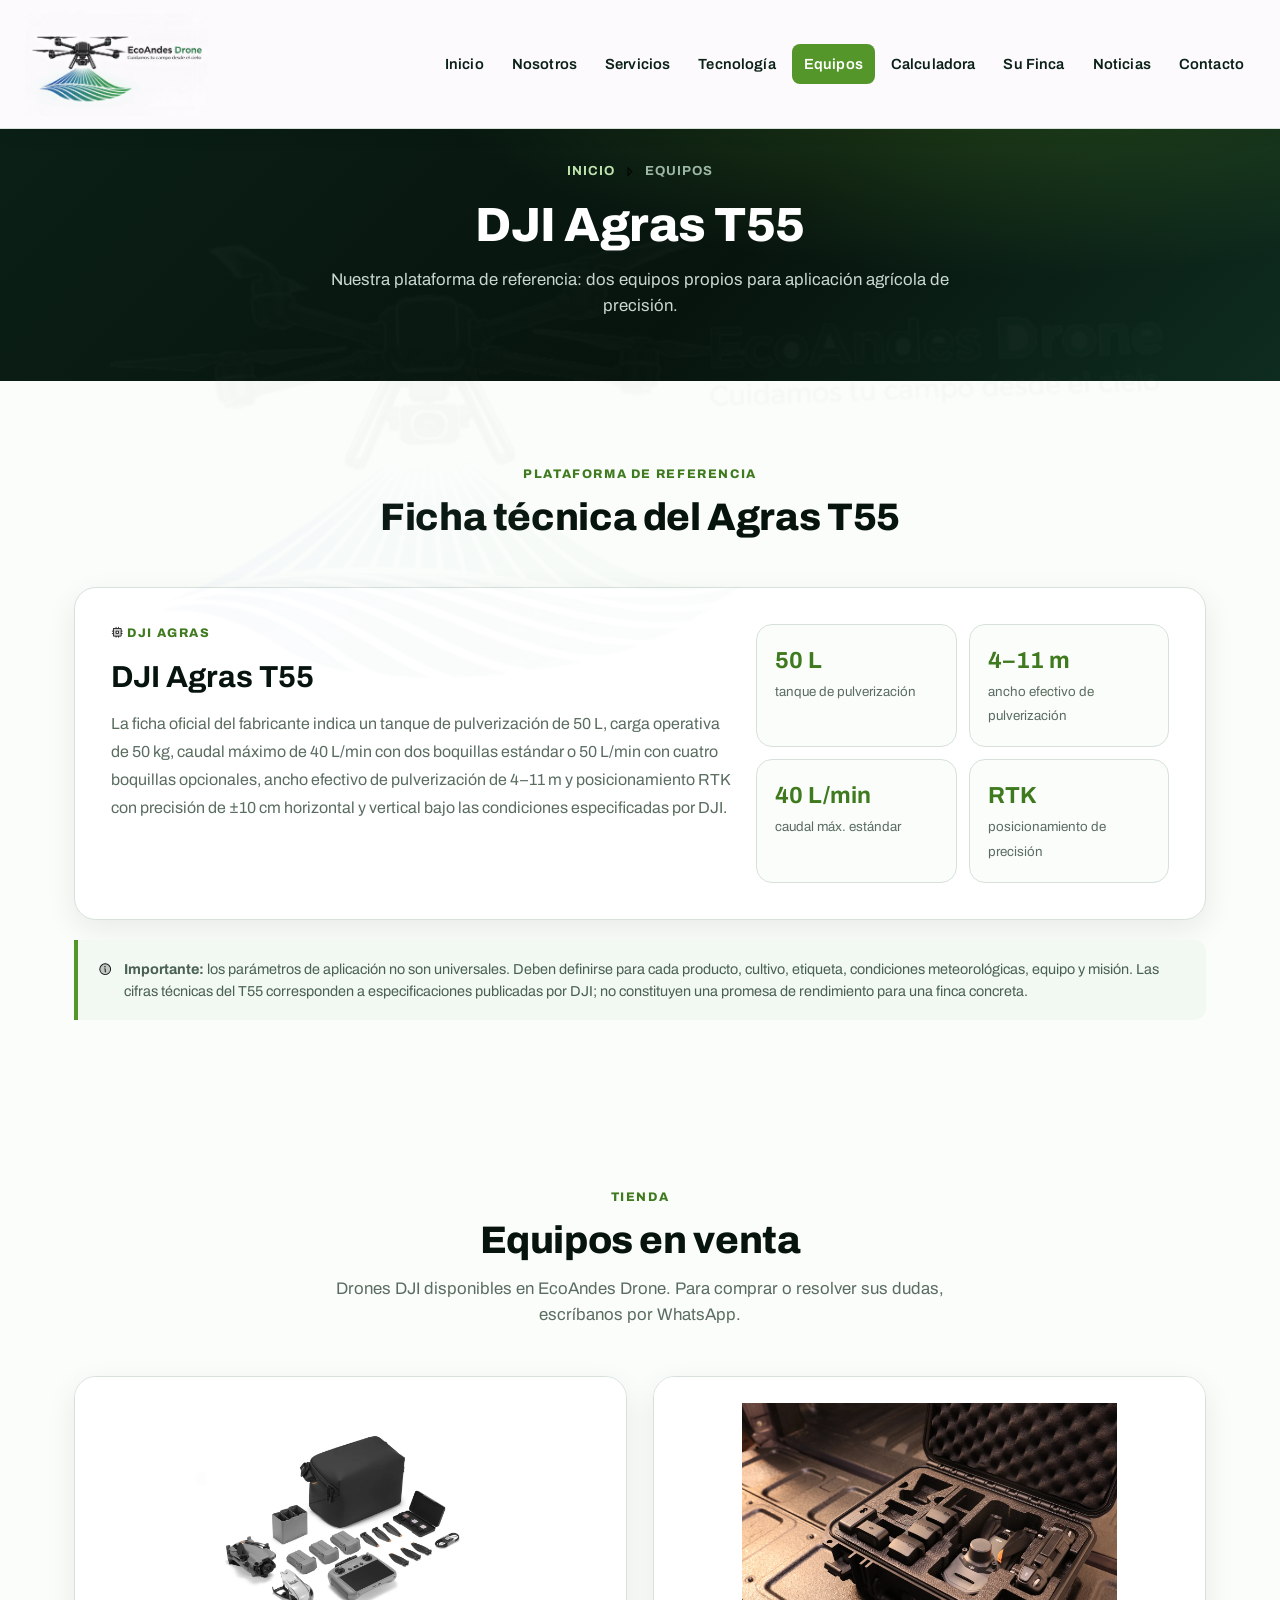
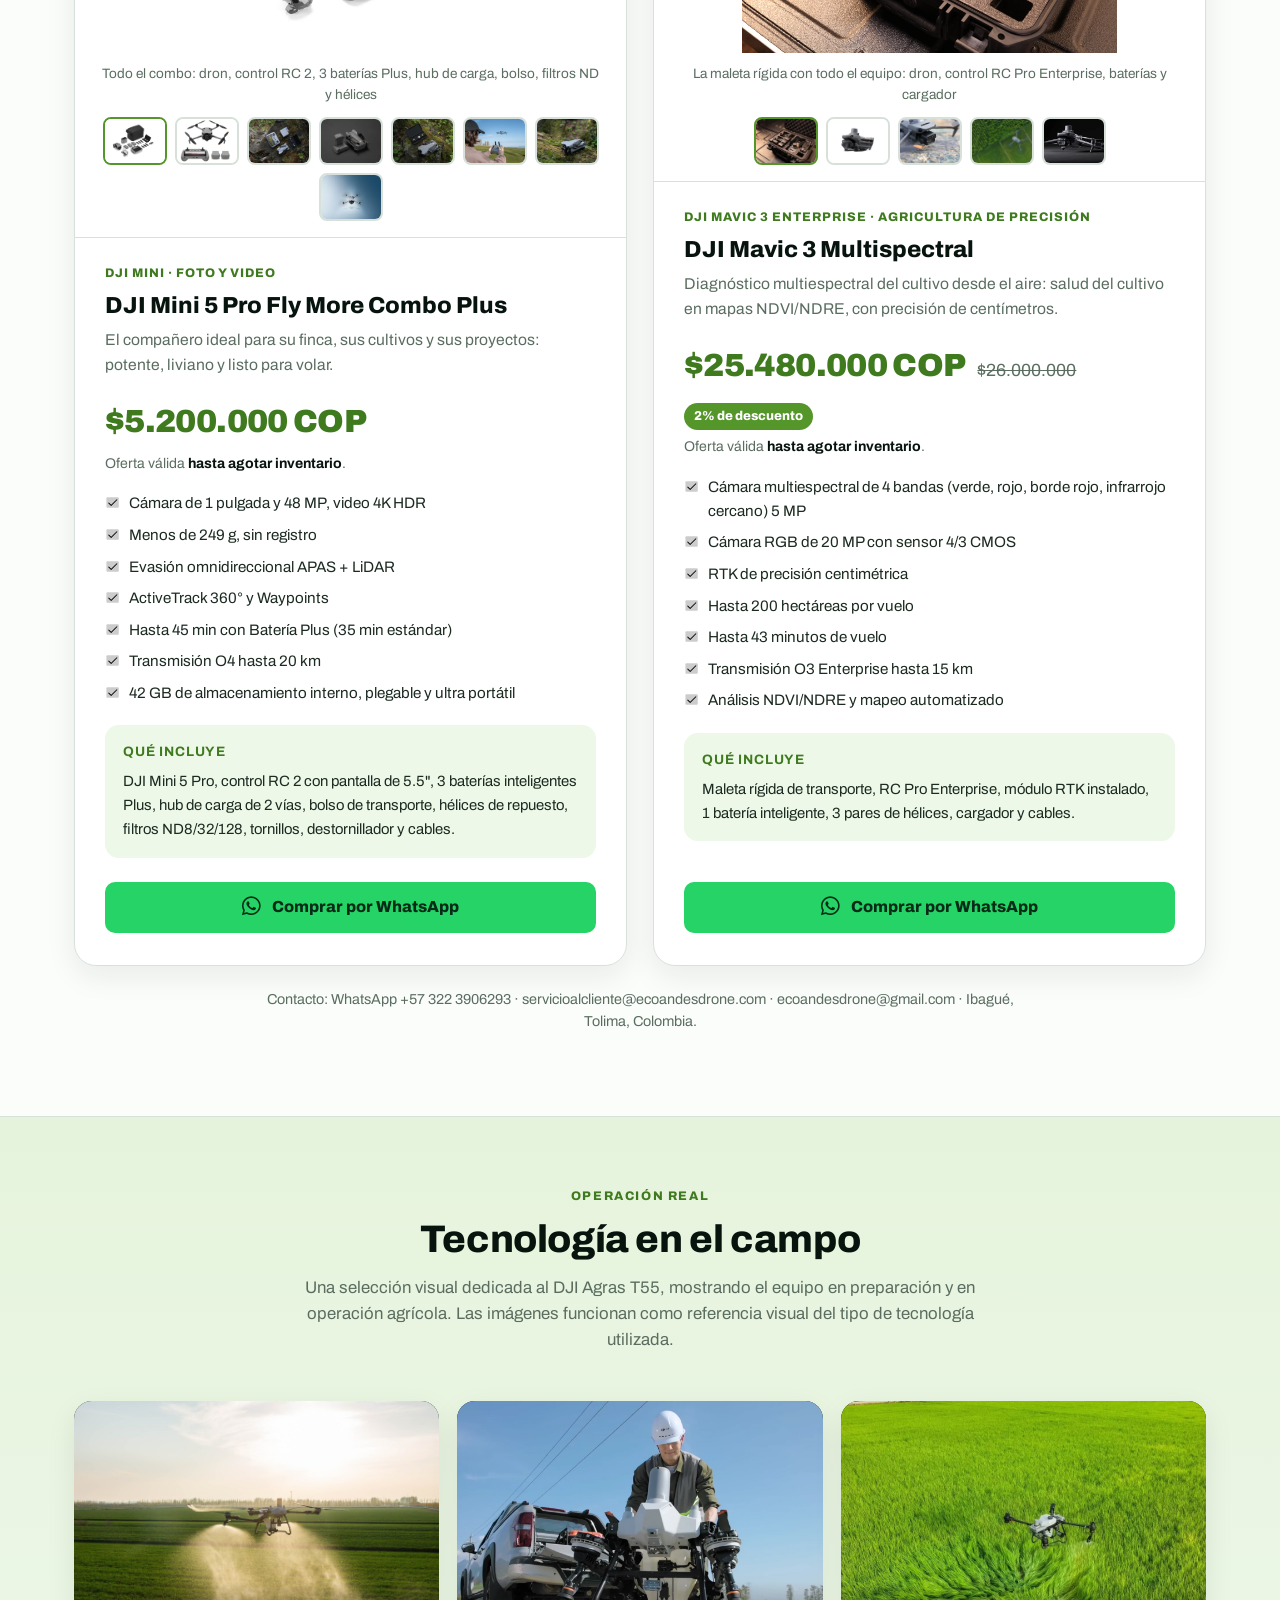
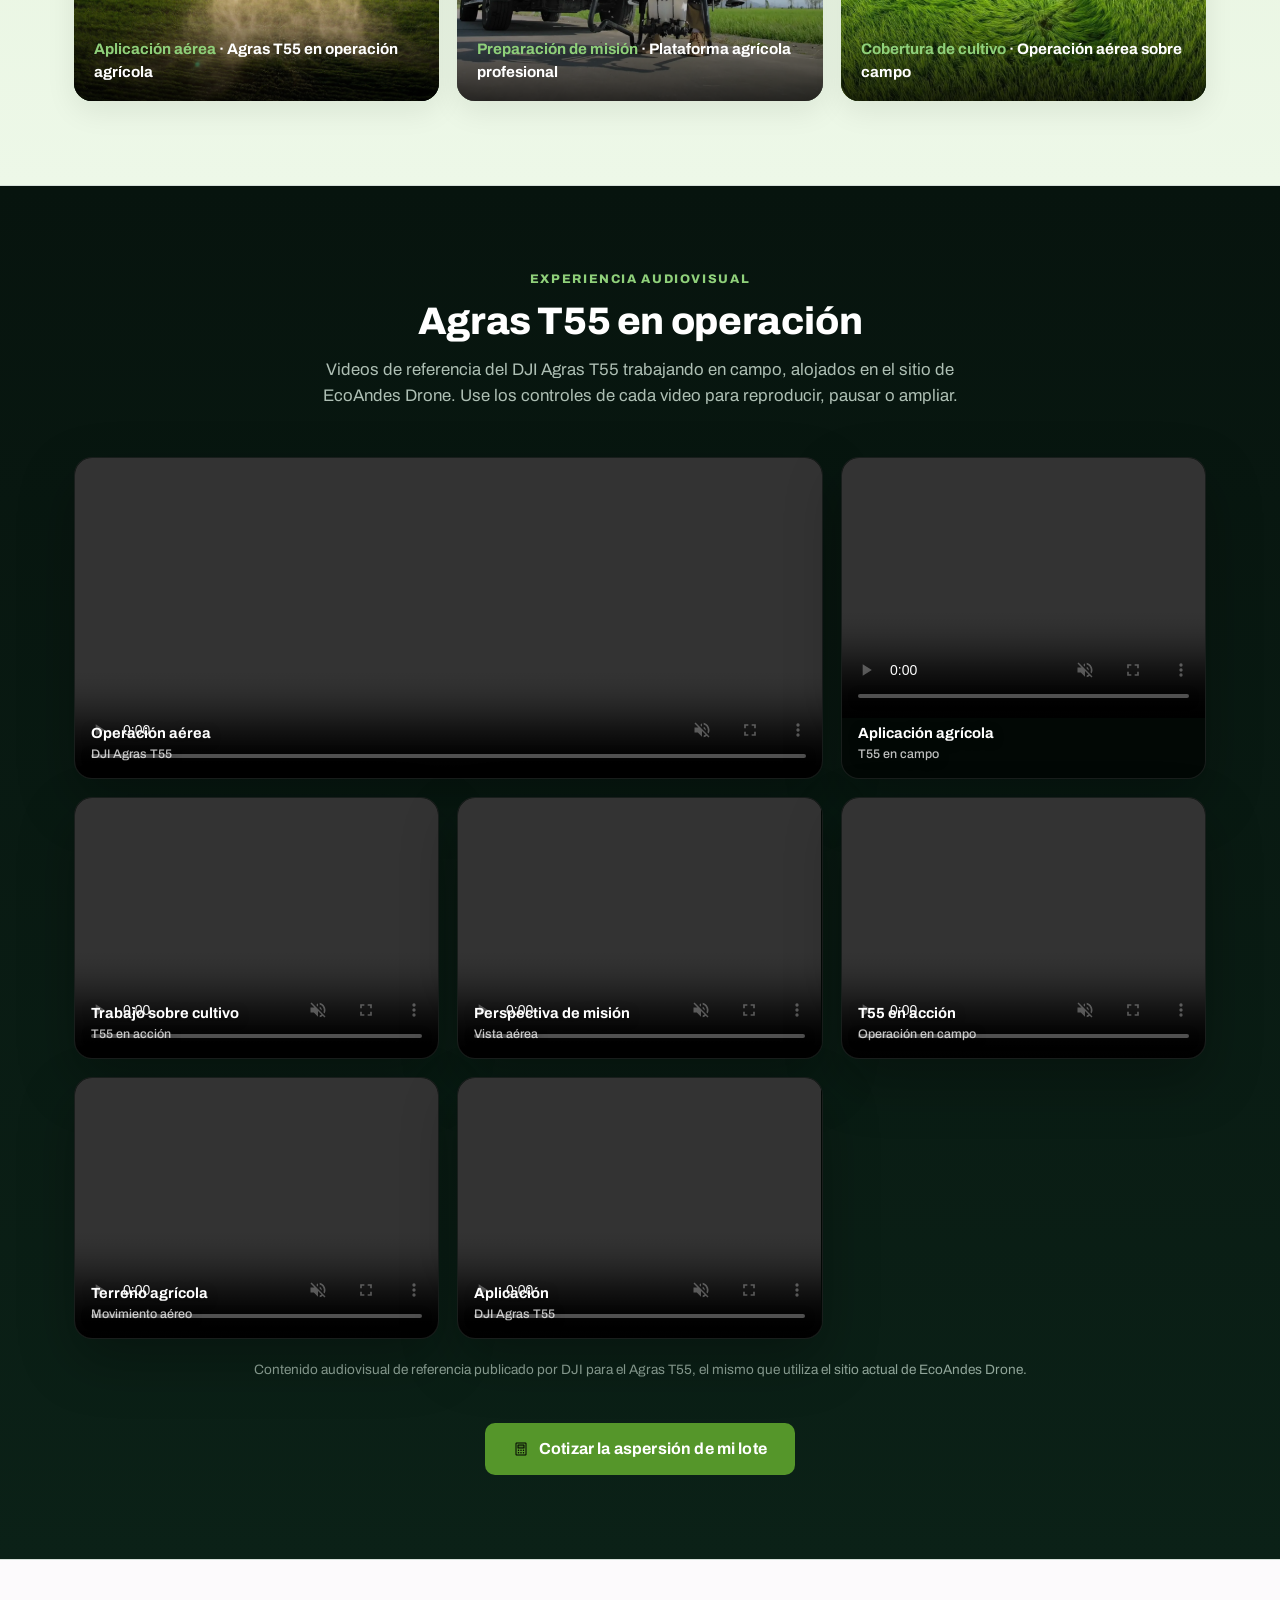
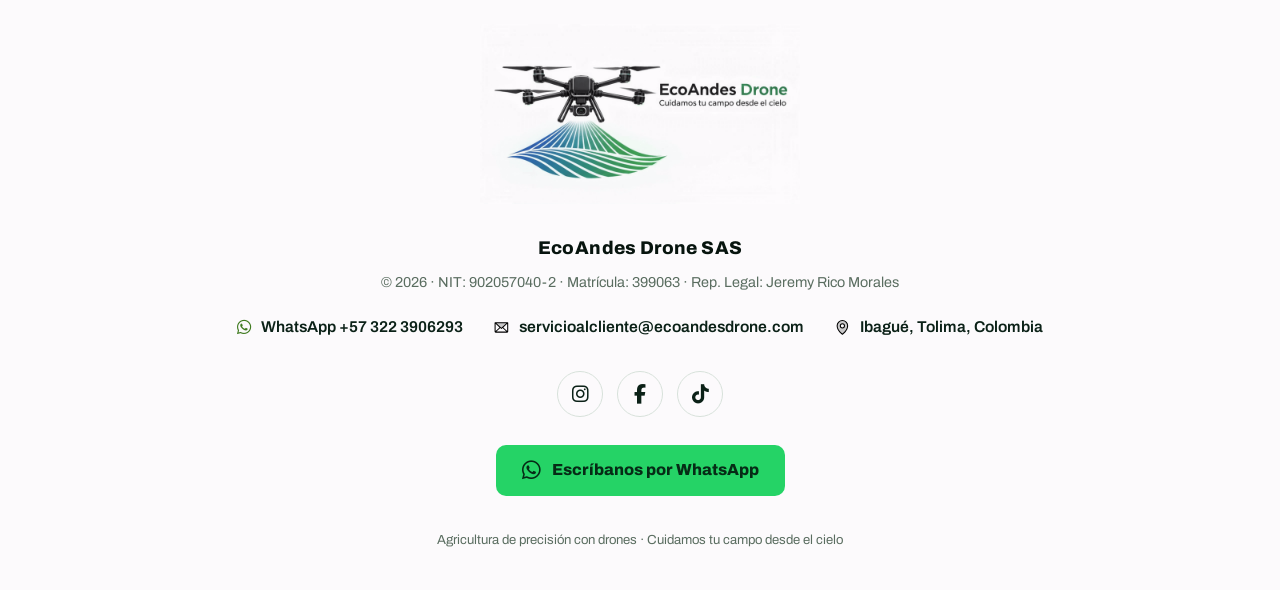
<file: equipos.html>
<!doctype html>
<html lang="es">
  <head>
    <meta charset="utf-8" />
    <meta name="viewport" content="width=device-width, initial-scale=1, viewport-fit=cover" />
    <meta name="color-scheme" content="light" />
    <meta name="description" content="Equipos de EcoAndes Drone: flota de drones agrícolas de aspersión y monitoreo, y las herramientas de precisión que usamos en campo." /><link rel="canonical" href="https://ecoandesdrone.com/equipos.html"><meta property="og:type" content="website"><meta property="og:site_name" content="EcoAndes Drone SAS"><meta property="og:title" content="Equipos — DJI Agras T55 | EcoAndes Drone SAS"><meta property="og:description" content="Equipos de EcoAndes Drone: flota de drones agrícolas de aspersión y monitoreo, y las herramientas de precisión que usamos en campo."><meta property="og:url" content="https://ecoandesdrone.com/equipos.html"><meta property="og:image" content="https://ecoandesdrone.com/assets/hero-amanecer.webp"><meta name="twitter:card" content="summary_large_image"><meta name="twitter:title" content="Equipos — DJI Agras T55 | EcoAndes Drone SAS"><meta name="twitter:description" content="Equipos de EcoAndes Drone: flota de drones agrícolas de aspersión y monitoreo, y las herramientas de precisión que usamos en campo."><meta name="twitter:image" content="https://ecoandesdrone.com/assets/hero-amanecer.webp"><script type="application/ld+json">{"@context":"https://schema.org","@type":"Organization","name":"EcoAndes Drone SAS","url":"https://ecoandesdrone.com/","logo":"https://ecoandesdrone.com/assets/logo-estatico.webp","description":"Agricultura de precisión con drones en Colombia.","email":"servicioalcliente@ecoandesdrone.com","telephone":"+57-322-3906293","address":{"@type":"PostalAddress","addressLocality":"Ibagué","addressRegion":"Tolima","addressCountry":"CO"},"sameAs":["https://www.facebook.com/profile.php?id=61594143916085","https://www.instagram.com/ecoandesdrone/","https://www.tiktok.com/@ecoandesdrone"]}</script>
    <link rel="icon" href="assets/favicon.ico" />
    <title>Equipos — DJI Agras T55 | EcoAndes Drone SAS</title>
    <link rel="stylesheet" href="assets/fonts/archivo.css" />
    <link rel="stylesheet" href="assets/fontawesome.css" />
    <style>
      :root{
        --ink:#07140e;
        --ink-2:#0b2117;
        --green:#55962a;
        --green-dark:#3f7a1f;
        --green-mid:#dcefd2;
        --pale:#edf8e8;
        --paper:#fbfdfb;
        --line:#d7e1da;
        --text:#1c2b21;
        --muted:#5a6d60;
        --white:#ffffff;
        --shadow:0 10px 30px rgba(7,20,14,.08);
        --shadow-lg:0 24px 60px rgba(2,8,5,.35);
        --radius:14px;
      }
      *{box-sizing:border-box}
      html{scroll-behavior:smooth}
      body{
        margin:0;
        font-family:"Archivo",system-ui,-apple-system,"Segoe UI",sans-serif;
        color:var(--text);
        background:var(--paper);
        line-height:1.55;
        -webkit-font-smoothing:antialiased;
      }
      img{max-width:100%;display:block}
      a{text-decoration:none;color:inherit}
      button{font:inherit}
      .wrap{max-width:1180px;margin:0 auto;padding:0 24px}
      .page-view[hidden]{display:none}

      /* ---------- LOGO: EL ORIGINAL, TAL CUAL, SOBRE BLANCO ----------
         Decisión del dueño: fondo blanco y el logo ORIGINAL a todo color,
         sin versiones en negativo, sin recolorear, sin halos ni
         difuminados. Se usa el archivo animado original del sitio
         (assets/logo-animado.gif: dron oscuro, "EcoAndes" en su tinta,
         "Drone" en verde, surcos azul-verde, eslogan debajo, hélices
         girando), idéntico en menú y pie. Su fondo nativo es un
         blanco cálido (#fcfafc); por eso el encabezado y el pie usan
         exactamente ese blanco: el logo se funde con la superficie
         sin rectángulo visible, sin tocar un píxel del arte. */

      /* ---------- MENÚ FIJO ---------- */
      .site-header{
        position:fixed;inset:0 0 auto 0;z-index:100;
        background:#fcfafc;
        border-bottom:1px solid var(--line);
        box-shadow:0 4px 18px rgba(7,20,14,.06);
      }
      .header-in{
        display:flex;align-items:center;gap:20px;
        max-width:1280px;margin:0 auto;padding:10px 24px;
      }
      .brand{display:flex;align-items:center;flex:none;padding:2px 0}
      .brand-logo{
        height:104px;width:auto;display:block;
      }
      .main-nav{margin-left:auto}
      .main-nav ul{
        display:flex;align-items:center;gap:4px;
        list-style:none;margin:0;padding:0;
      }
      .main-nav a{
        display:block;padding:9px 12px;border-radius:8px;
        color:var(--ink-2);font-size:.92rem;font-weight:600;letter-spacing:.01em;
        transition:background .2s,color .2s;cursor:pointer;
      }
      .main-nav a:hover{background:var(--pale);color:var(--green-dark)}
      .main-nav a.active{background:var(--green);color:#fff}
      .nav-toggle{
        display:none;margin-left:auto;
        background:transparent;border:1px solid var(--line);
        color:var(--ink-2);border-radius:8px;padding:8px 12px;font-size:1rem;cursor:pointer;
      }

      /* ---------- PANTALLA DE APERTURA (SPLASH) ----------
         Reproduce la del sitio vigente: al ENTRAR, primero se ve
         el logo grande y centrado, y después la página, con un
         fundido suave. Fondo verde oscuro radial; en el centro, el
         logo animado ORIGINAL (assets/logo-animado.gif, el mismo
         archivo, con las hélices girando) sobre su tarjeta blanca
         redondeada — su fondo nativo es ese blanco cálido, así que
         se funde con la tarjeta sin tocar un píxel —; debajo, el
         nombre, el eslogan y la barra de carga. Mismo ritmo del
         sitio actual: se oculta a los 450 ms del DOMContentLoaded
         (respaldo absoluto a los 1400 ms) y se desvanece en 0.7 s.
         Un toque o clic la salta y entra directo. Es solo de
         ENTRADA: la navegación interna entre páginas no la repite. */
      #splash{
        position:fixed;inset:0;z-index:9999;
        background:radial-gradient(circle at center,#163b27,#06110b 72%);
        display:grid;place-items:center;
        transition:opacity .7s,visibility .7s;
        cursor:pointer;
      }
      #splash.hidden{opacity:0;visibility:hidden;pointer-events:none}
      body.splash-lock{overflow:hidden}
      .splash-inner{text-align:center;color:#fff;padding:0 20px}
      .splash-card{
        width:min(310px,72vw);margin:0 auto;line-height:0;
        padding:18px 22px;border-radius:28px;
        background:#fcfafc;box-shadow:0 28px 80px rgba(0,0,0,.35);
        animation:splashLogoIn 1.1s cubic-bezier(.2,.8,.2,1);
      }
      .splash-card img{width:100%;height:auto;display:block}
      .splash-title{
        font-size:clamp(2rem,5vw,3.2rem);font-weight:900;
        margin-top:22px;letter-spacing:-.03em;line-height:1.05;
        animation:splashRise .9s .25s both;
      }
      .splash-title span{color:#2b854d}
      .splash-sub{
        color:#b8c9bd;margin-top:5px;font-size:1.02rem;
        animation:splashRise .9s .45s both;
      }
      .splash-loader{
        width:170px;height:3px;background:#284535;border-radius:9px;
        margin:28px auto 0;overflow:hidden;
      }
      .splash-loader::after{
        content:"";display:block;height:100%;width:45%;
        background:#2b854d;animation:splashLoad 1.7s ease-in-out infinite;
      }
      @keyframes splashLogoIn{
        from{opacity:0;transform:scale(.7) rotate(-8deg)}
        to{opacity:1;transform:none}
      }
      @keyframes splashRise{
        from{opacity:0;transform:translateY(15px)}
        to{opacity:1;transform:none}
      }
      @keyframes splashLoad{
        0%{transform:translateX(-120%)}
        100%{transform:translateX(380%)}
      }

      /* ---------- HERO (INICIO) — CONCEPTO 9 "AMANECER", LA ESCENA TAL CUAL ----------
         El fondo del hero ES la escena fotográfica del Concepto 9 que
         el dueño vio y escogió (assets/hero-amanecer.webp): cielo
         luminoso de amanecer, el dron a la derecha rociando sobre el
         campo verde, a todo el ancho y alto del hero, sin degradados
         sintéticos ni máscaras de fundido. La escena va LIMPIA, sin
         ningún texto impreso: los únicos textos son los elementos
         HTML vivos de aquí — a la izquierda, el titular oscuro en dos
         líneas, el subtítulo y los botones, en las mismas posiciones
         y proporciones de la referencia. */
      .hero{
        position:relative;color:var(--text);
        display:flex;align-items:flex-start;
        min-height:clamp(560px,44.2vw,900px);
        padding:clamp(96px,9.7vw,250px) 0 60px;
        overflow:hidden;background:#e7edd6;
      }
      .hero-bg{
        position:absolute;inset:0;z-index:0;
        width:100%;height:100%;
        object-fit:cover;object-position:50% 50%;
      }
      .hero-in{position:relative;z-index:2;width:100%;margin:0 auto;padding:0 24px 0 clamp(24px,8.8vw,260px)}
      .hero-copy{max-width:720px;text-align:left}
      .hero h1{
        margin:0;font-size:clamp(2.4rem,4.7vw,5.2rem);
        font-weight:800;line-height:1.1;letter-spacing:-.015em;color:var(--ink);
      }
      .hero h1 .l{display:block}
      .hero .sub{
        margin:24px 0 0;max-width:640px;
        font-size:clamp(1.02rem,1.55vw,1.3rem);color:#22312a;font-weight:500;
      }
      .hero .sub .dot{color:var(--green);font-weight:800;padding:0 2px}
      .hero-actions{
        margin-top:40px;display:flex;gap:14px;justify-content:flex-start;flex-wrap:wrap;
      }
      /* Botones como en la referencia: el principal, verde sólido; el
         secundario, claro y translúcido sobre la luz del cielo. */
      .hero .btn-green{box-shadow:0 14px 30px rgba(85,150,42,.35)}
      .hero .btn-outline{background:rgba(255,255,255,.78);border-color:rgba(63,122,31,.55)}
      .hero .btn-outline:hover{background:#fff}
      .btn{
        display:inline-flex;align-items:center;gap:10px;
        padding:14px 28px;border-radius:10px;
        font-size:1rem;font-weight:700;letter-spacing:.01em;
        transition:transform .15s,background .2s,border-color .2s;
        cursor:pointer;border:0;
      }
      .btn:active{transform:translateY(1px)}
      .btn-green{background:var(--green);color:#fff}
      .btn-green:hover{background:var(--green-dark)}
      .btn-outline{border:2px solid var(--green-dark);color:var(--green-dark);background:transparent}
      .btn-outline:hover{border-color:var(--green-dark);background:var(--pale)}
      .btn-dark{background:var(--ink-2);color:#fff}
      .btn-dark:hover{background:var(--ink)}

      /* ---------- MARCA DE AGUA FIJA ---------- */
      .site-watermark{
        position:fixed;inset:0;z-index:1;pointer-events:none;
        display:grid;place-items:center;overflow:hidden;opacity:.028;
      }
      .site-watermark img{
        width:min(1040px,82vw);height:auto;
        transform:rotate(-2deg) scale(1.04);will-change:transform;
        animation:watermarkDrift 18s ease-in-out infinite alternate;
      }
      @keyframes watermarkDrift{
        from{transform:rotate(-2deg) scale(1.04) translate3d(-1.5%,0,0)}
        to{transform:rotate(-2deg) scale(1.08) translate3d(1.5%,1%,0)}
      }
      section,.trust-band,.site-footer,.page-hero{position:relative;z-index:0}
      .wrap,.trust-in{position:relative;z-index:2}
      .site-footer > *{position:relative;z-index:2}

      /* ---------- FRANJA DE DATOS ---------- */
      .trust-band{background:var(--pale);border-bottom:1px solid var(--line)}
      .trust-in{
        display:flex;flex-wrap:wrap;justify-content:center;align-items:center;
        gap:10px 0;padding:20px 24px;max-width:1180px;margin:0 auto;text-align:center;
      }
      .trust-item{
        display:inline-flex;align-items:center;gap:9px;
        font-size:.95rem;font-weight:600;color:var(--ink-2);padding:2px 20px;
      }
      .trust-item i{color:var(--green-dark);font-size:1rem}
      .trust-item + .trust-item{border-left:1px solid #c4d8bf}

      /* ---------- SECCIONES ---------- */
      section{padding:84px 0}
      .section-head{text-align:center;max-width:680px;margin:0 auto 48px}
      .section-head h2{
        margin:0;font-size:clamp(1.7rem,3.6vw,2.4rem);font-weight:800;color:var(--ink);
        letter-spacing:-.01em;line-height:1.15;
      }
      .section-head p{margin:14px 0 0;color:var(--muted);font-size:1.05rem}
      .section-head.left{text-align:left;margin-left:0}
      .kicker{
        display:block;color:var(--green-dark);font-size:.78rem;font-weight:800;
        letter-spacing:.13em;text-transform:uppercase;margin-bottom:10px;
      }

      /* ---------- ENCABEZADO DE PÁGINA INTERNA ---------- */
      .page-hero{
        background:linear-gradient(135deg,var(--ink-2),var(--ink) 60%,#0e2c1f);
        color:#fff;text-align:center;
        padding:158px 24px 62px;overflow:hidden;
      }
      .page-hero::after{
        content:"";position:absolute;inset:0;
        background:radial-gradient(600px 220px at 80% 15%,rgba(85,150,42,.35),transparent);
        pointer-events:none;
      }
      .page-hero .in{position:relative;z-index:1;max-width:760px;margin:0 auto}
      .page-hero h1{
        margin:0;font-size:clamp(1.9rem,4.6vw,3rem);font-weight:800;
        letter-spacing:-.01em;line-height:1.12;
      }
      .page-hero p{margin:14px auto 0;color:#c9d8cf;font-size:1.05rem;max-width:640px}
      .page-crumb{
        display:inline-flex;align-items:center;gap:8px;margin-bottom:18px;
        font-size:.82rem;font-weight:700;letter-spacing:.08em;text-transform:uppercase;color:#9db8a4;
      }
      .page-crumb a{color:#bfe3ac;cursor:pointer}
      .page-crumb a:hover{color:#fff}

      /* ---------- EXPLORE (tarjetas-puerta) ---------- */
      .grid-6{display:grid;grid-template-columns:repeat(3,1fr);gap:22px}
      .card{
        background:var(--white);border:1px solid var(--line);border-radius:var(--radius);
        padding:34px 28px 30px;text-align:center;box-shadow:var(--shadow);
        display:flex;flex-direction:column;align-items:center;
        transition:transform .18s,box-shadow .18s,border-color .18s;cursor:pointer;
      }
      .card:hover{transform:translateY(-4px);border-color:#bcd6b2;box-shadow:0 18px 40px rgba(7,20,14,.12)}
      .card .icon{
        width:64px;height:64px;border-radius:16px;
        background:var(--pale);color:var(--green-dark);
        display:flex;align-items:center;justify-content:center;
        font-size:1.7rem;margin-bottom:18px;
      }
      .card .icon svg{width:36px;height:36px}
      .card h3{margin:0;font-size:1.18rem;font-weight:700;color:var(--ink)}
      .card p{margin:9px 0 0;color:var(--muted);font-size:.97rem}
      .card .go{
        margin-top:auto;padding-top:18px;
        font-size:.9rem;font-weight:700;color:var(--green-dark);
        display:inline-flex;align-items:center;gap:7px;
      }

      /* ---------- TARJETAS GENÉRICAS ---------- */
      .grid-2{display:grid;grid-template-columns:repeat(2,1fr);gap:22px}
      .grid-3{display:grid;grid-template-columns:repeat(3,1fr);gap:22px}
      .grid-4{display:grid;grid-template-columns:repeat(4,1fr);gap:20px}
      .info-card{
        background:var(--white);border:1px solid var(--line);border-radius:var(--radius);
        padding:32px 28px;box-shadow:var(--shadow);
      }
      .info-card .icon{
        width:58px;height:58px;border-radius:16px;margin-bottom:18px;
        background:var(--pale);color:var(--green-dark);
        display:flex;align-items:center;justify-content:center;font-size:1.5rem;
      }
      .info-card h3{margin:0;font-size:1.22rem;font-weight:700;color:var(--ink)}
      .info-card p{margin:9px 0 0;color:var(--muted);font-size:.98rem}
      .info-card ul{margin:12px 0 0;padding-left:18px;color:var(--muted);font-size:.95rem}
      .info-card ul li{margin:5px 0}
      .info-card ul strong{color:var(--text)}

      /* ---------- SU FINCA ---------- */
      .sufinca{background:linear-gradient(180deg,#e6f3dc 0%,var(--pale) 100%);border-block:1px solid var(--line)}
      .mini-card{
        background:var(--white);border:1px solid #d3e4cb;border-radius:var(--radius);
        padding:28px 22px;text-align:center;box-shadow:var(--shadow);
      }
      .mini-card .icon{
        width:56px;height:56px;border-radius:50%;margin:0 auto 15px;
        background:var(--ink-2);color:#bfe3ac;
        display:flex;align-items:center;justify-content:center;font-size:1.45rem;
      }
      .mini-card .icon svg{width:30px;height:30px}
      .mini-card h3{margin:0;font-size:1.05rem;font-weight:700;color:var(--ink)}
      .mini-card p{margin:8px 0 0;color:var(--muted);font-size:.92rem}
      .center-action{text-align:center;margin-top:42px}

      /* ---------- PASOS / FLUJO ---------- */
      .steps{display:grid;grid-template-columns:repeat(3,1fr);gap:22px;position:relative}
      .steps-4{grid-template-columns:repeat(4,1fr)}
      .step{text-align:center;padding:12px 22px 4px;position:relative}
      a.step{cursor:pointer}
      a.step:hover h3{color:var(--green-dark)}
      .step .icon{
        width:84px;height:84px;border-radius:50%;margin:0 auto 20px;
        background:var(--white);border:2px solid var(--green-mid);
        color:var(--green-dark);box-shadow:var(--shadow);
        display:flex;align-items:center;justify-content:center;font-size:2rem;
        position:relative;z-index:1;
      }
      .step .icon svg{width:46px;height:46px}
      .step .num{
        position:absolute;top:2px;left:50%;transform:translateX(26px);
        width:30px;height:30px;border-radius:50%;z-index:2;
        background:var(--green);color:#fff;font-weight:800;font-size:.95rem;
        display:flex;align-items:center;justify-content:center;
        border:3px solid var(--paper);
      }
      .step h3{margin:0;font-size:1.2rem;font-weight:700;color:var(--ink)}
      .step p{margin:10px auto 0;color:var(--muted);font-size:.98rem;max-width:300px}
      @media (min-width:821px){
        .steps::before{
          content:"";position:absolute;top:54px;left:19%;right:19%;
          border-top:2px dashed #bcd6b2;z-index:0;
        }
        .steps-4::before{left:12%;right:12%}
      }

      /* ---------- DATOS DE EMPRESA ---------- */
      .data-list{
        background:var(--white);border:1px solid var(--line);border-radius:var(--radius);
        box-shadow:var(--shadow);overflow:hidden;
      }
      .data-row{
        display:flex;gap:16px;align-items:flex-start;
        padding:18px 26px;border-bottom:1px solid var(--line);
      }
      .data-row:last-child{border-bottom:0}
      .data-row i{color:var(--green-dark);font-size:1.1rem;margin-top:3px;width:22px;text-align:center;flex:none}
      .data-row b{display:block;font-size:.8rem;letter-spacing:.07em;text-transform:uppercase;color:var(--muted)}
      .data-row span{font-size:1.02rem;font-weight:600;color:var(--ink)}
      .data-row a{color:var(--green-dark);font-weight:700}
      .data-row a:hover{text-decoration:underline}

      /* ---------- MARCO NORMATIVO ---------- */
      .norm-grid{display:grid;grid-template-columns:repeat(3,1fr);gap:18px}
      .norm-item{
        padding:26px;border:1px solid var(--line);border-radius:var(--radius);
        background:var(--white);box-shadow:var(--shadow);
      }
      .norm-item i{color:var(--green-dark);font-size:1.5rem;margin-bottom:14px;display:block}
      .norm-item h4{margin:0 0 6px;font-size:1rem;color:var(--ink)}
      .norm-item p{margin:0;font-size:.9rem;color:var(--muted)}
      .notice{
        margin-top:24px;padding:20px 22px;border-left:4px solid var(--green);
        background:#f2f8f2;border-radius:0 12px 12px 0;color:#3c5144;font-size:.94rem;
      }
      .notice a{color:var(--green-dark);font-weight:700}
      .notice a:hover{text-decoration:underline}

      /* ---------- ACORDEÓN DE SERVICIOS ---------- */
      .accordion{max-width:920px;margin:0 auto;display:grid;gap:13px}
      .acc{
        background:#fff;border:1px solid var(--line);border-radius:16px;
        overflow:hidden;box-shadow:0 8px 25px rgba(7,20,14,.045);
      }
      .acc.featured{border:2px solid var(--green)}
      .acc-head{
        display:flex;align-items:center;gap:16px;width:100%;
        padding:20px 22px;cursor:pointer;background:transparent;border:0;text-align:left;
      }
      .acc-icon{
        width:52px;height:52px;border-radius:15px;background:var(--pale);
        display:flex;align-items:center;justify-content:center;
        color:var(--green-dark);flex:none;font-size:1.25rem;
      }
      .acc-title{flex:1;font-weight:800;font-size:1.05rem;color:var(--ink)}
      .acc .chev{transition:transform .3s;color:#82938a}
      .acc.open .chev{transform:rotate(180deg);color:var(--green-dark)}
      .acc-body{max-height:0;overflow:hidden;transition:max-height .45s ease}
      .acc.open .acc-body{max-height:700px}
      .acc-content{padding:0 24px 24px 90px;color:var(--muted);font-size:.97rem}
      .acc-content ul{margin-top:10px;padding-left:18px}
      .acc-content li{margin:6px 0}
      .acc-content strong{color:var(--ink)}

      /* ---------- PROCESO DE TRABAJO (banda oscura) ---------- */
      .process-band{
        margin-top:30px;background:var(--ink);color:#fff;border-radius:24px;
        padding:40px;box-shadow:0 24px 65px rgba(7,20,14,.18);
      }
      .process-band h3{margin:0;font-size:clamp(1.6rem,3vw,2.3rem);line-height:1.1;color:#fff}
      .process-band .lead{color:#b9c9bf;max-width:680px;margin:12px 0 0}
      .process-steps{display:grid;grid-template-columns:repeat(5,1fr);gap:12px;margin-top:30px}
      .process-steps > div{
        padding:18px;border:1px solid rgba(255,255,255,.1);
        background:rgba(255,255,255,.045);border-radius:16px;min-height:150px;
      }
      .process-steps b{
        display:inline-flex;align-items:center;justify-content:center;
        width:34px;height:34px;border-radius:50%;
        background:rgba(85,150,42,.22);color:#bde7c3;font-size:.75rem;margin-bottom:18px;
      }
      .process-steps strong{display:block;margin-bottom:5px}
      .process-steps span{display:block;color:#9fb1a6;font-size:.84rem}
      .check-points{display:grid;gap:10px;margin-top:22px}
      .check-points span{display:flex;gap:9px;align-items:center;font-weight:600;color:var(--ink)}
      .check-points i{color:var(--green-dark)}

      /* ---------- FICHA T55 ---------- */
      .t55-spec{
        display:grid;grid-template-columns:1.2fr .8fr;gap:26px;align-items:stretch;
        background:#fff;border:1px solid var(--line);border-radius:22px;
        padding:36px;box-shadow:var(--shadow);
      }
      .t55-spec h3{margin:0 0 10px;font-size:1.9rem;color:var(--ink)}
      .t55-spec p{color:var(--muted);line-height:1.75;margin:0}
      .spec-list{display:grid;grid-template-columns:1fr 1fr;gap:12px}
      .spec-list span{border:1px solid var(--line);border-radius:16px;padding:18px;background:var(--paper)}
      .spec-list b{display:block;font-size:1.45rem;color:var(--green-dark)}
      .spec-list small{color:var(--muted)}
      .disclaimer{
        display:flex;gap:12px;align-items:flex-start;margin-top:20px;
        padding:18px 20px;border-left:4px solid var(--green);
        background:#f2f8f2;border-radius:0 12px 12px 0;color:#496055;font-size:.9rem;
      }
      .disclaimer i{color:var(--green-dark);margin-top:4px}
      .disclaimer p{margin:0}

      /* ---------- TIENDA (EQUIPOS EN VENTA) ---------- */
      #tienda{scroll-margin-top:130px}
      .shop-grid{display:grid;grid-template-columns:repeat(2,1fr);gap:26px;align-items:stretch}
      .product-card{
        background:var(--white);border:1px solid var(--line);border-radius:22px;
        overflow:hidden;box-shadow:var(--shadow);
        display:flex;flex-direction:column;
      }
      .product-photo{
        background:#fff;border-bottom:1px solid var(--line);
        padding:26px 26px 8px;display:block;
      }
      .product-photo img{width:100%;height:250px;object-fit:contain}
      .product-gallery{background:#fff;border-bottom:1px solid var(--line);padding-bottom:16px}
      .product-gallery .product-photo{border-bottom:0;padding-bottom:0}
      .gallery-caption{margin:10px 26px 0;font-size:.85rem;color:var(--muted);text-align:center}
      .gallery-thumbs{display:flex;flex-wrap:wrap;gap:8px;padding:12px 26px 0;justify-content:center}
      .gallery-thumb{border:2px solid var(--line);border-radius:8px;padding:0;background:#fff;cursor:pointer;overflow:hidden;width:64px;height:48px;flex:none}
      .gallery-thumb img{width:100%;height:100%;object-fit:cover;display:block}
      .gallery-thumb.is-active{border-color:var(--green)}
      .gallery-thumb:focus-visible{outline:2px solid var(--green-dark);outline-offset:2px}
      .product-body{padding:26px 30px 32px;display:flex;flex-direction:column;flex:1}
      .product-tag{
        display:inline-flex;align-items:center;gap:6px;
        font-size:.78rem;font-weight:800;letter-spacing:.08em;text-transform:uppercase;
        color:var(--green-dark);margin-bottom:8px;
      }
      .product-card h3{margin:0;font-size:1.45rem;font-weight:800;color:var(--ink);line-height:1.25}
      .product-sub{margin:8px 0 0;color:var(--muted);font-size:.98rem}
      .product-price{margin:20px 0 0;display:flex;align-items:baseline;gap:12px;flex-wrap:wrap}
      .product-price .now{font-size:2rem;font-weight:900;color:var(--green-dark);letter-spacing:-.02em}
      .product-price .before{font-size:1.1rem;color:var(--muted);text-decoration:line-through}
      .product-price .save{
        font-size:.8rem;font-weight:800;color:#fff;background:var(--green);
        padding:4px 10px;border-radius:999px;
      }
      .product-valid{margin:6px 0 0;font-size:.88rem;color:var(--muted)}
      .product-valid strong{color:var(--ink)}
      .product-feats{margin:18px 0 0;padding:0;list-style:none;display:grid;gap:8px}
      .product-feats li{display:flex;gap:9px;align-items:flex-start;font-size:.95rem;color:var(--text)}
      .product-feats svg.ic{color:var(--green-dark);margin-top:3px;flex:none}
      .product-includes{margin:20px 0 0;padding:16px 18px;background:var(--pale);border-radius:14px}
      .product-includes b{display:block;font-size:.85rem;letter-spacing:.06em;text-transform:uppercase;color:var(--green-dark);margin-bottom:8px}
      .product-includes p{margin:0;font-size:.93rem;color:var(--text);line-height:1.6}
      .product-cta{margin-top:auto;padding-top:24px}
      .product-cta .wa-btn{width:100%;justify-content:center;margin-top:0}
      .product-note{margin:22px auto 0;max-width:760px;text-align:center;color:var(--muted);font-size:.9rem}
      @media (max-width:820px){
        .shop-grid{grid-template-columns:1fr}
        .product-photo img{height:210px}
      }

      /* ---------- GALERÍA Y VIDEOS ---------- */
      .gallery-grid{display:grid;grid-template-columns:repeat(3,1fr);gap:18px}
      .gallery-item{
        position:relative;border-radius:18px;overflow:hidden;background:var(--ink-2);
        box-shadow:var(--shadow);margin:0;
      }
      .gallery-item img{width:100%;height:300px;object-fit:cover;display:block}
      .gallery-item figcaption{
        position:absolute;inset:auto 0 0;padding:56px 20px 16px;color:#fff;
        background:linear-gradient(transparent,rgba(0,0,0,.78));
        font-size:.95rem;font-weight:700;
      }
      .gallery-item figcaption span{color:#8fd07a}
      .dark-band{background:linear-gradient(180deg,var(--ink) 0%,var(--ink-2) 100%);color:#fff}
      .dark-band .section-head h2{color:#fff}
      .dark-band .section-head p{color:#aebfb4}
      .video-grid{display:grid;grid-template-columns:repeat(3,1fr);gap:18px}
      .video-card{
        position:relative;border-radius:18px;overflow:hidden;background:#020805;
        border:1px solid rgba(255,255,255,.09);box-shadow:0 22px 55px rgba(0,0,0,.28);
      }
      .video-card.featured{grid-column:span 2}
      .video-card video{width:100%;height:260px;object-fit:cover;display:block;background:#020805}
      .video-card.featured video{height:320px}
      .video-card .v-label{
        position:absolute;left:16px;bottom:14px;z-index:2;color:#fff;
        font-weight:700;font-size:.92rem;text-shadow:0 2px 10px rgba(0,0,0,.5);
        pointer-events:none;
      }
      .video-card .v-label small{display:block;color:rgba(255,255,255,.75);font-weight:500;font-size:.78rem}
      .video-note{margin:20px auto 0;max-width:820px;text-align:center;color:#91a69a;font-size:.85rem}

      /* ---------- CALCULADORA ---------- */
      .calc-wrap{background:linear-gradient(180deg,#f4f9f4 0%,#e9f3e9 100%);border-block:1px solid var(--line)}
      .calc-grid{display:grid;grid-template-columns:1fr 1fr;gap:28px;align-items:start;max-width:1020px;margin:0 auto}
      .calc-form,.calc-result{
        background:#fff;border:1px solid var(--line);border-radius:22px;
        padding:34px;box-shadow:var(--shadow);
      }
      .calc-form h3,.calc-result h3{margin:0 0 6px;font-size:1.35rem;color:var(--ink)}
      .calc-sub{color:var(--muted);font-size:.92rem;margin:0 0 22px}
      .field{margin-bottom:16px}
      .field > label{display:block;font-weight:700;font-size:.88rem;margin-bottom:7px;color:var(--ink)}
      .field input,.field select,.field textarea{
        width:100%;padding:13px 15px;border:1px solid #d7e1da;border-radius:12px;
        font:inherit;background:var(--paper);outline:none;color:var(--text);
      }
      .field input:focus,.field select:focus,.field textarea:focus{
        border-color:var(--green);box-shadow:0 0 0 3px rgba(85,150,42,.15);
      }
      .terrain{display:grid;grid-template-columns:1fr 1fr;gap:12px}
      .terrain label{
        position:relative;display:block;border:1px solid #d7e1da;border-radius:14px;
        padding:14px;cursor:pointer;background:var(--paper);transition:.2s;
      }
      .terrain input{position:absolute;opacity:0;pointer-events:none}
      .terrain label:has(input:checked){border-color:var(--green);background:#f2f9f0;box-shadow:0 0 0 3px rgba(85,150,42,.15)}
      .terrain label:has(input:focus-visible){outline:2px solid var(--green-dark);outline-offset:2px}
      .terrain b{display:block;font-size:1rem;color:var(--ink)}
      .terrain b i{color:var(--green-dark);margin-right:7px}
      .terrain small{color:var(--muted);display:block;margin-top:2px}
      .terrain .price{color:var(--green-dark);font-weight:800;margin-top:6px;display:block}
      .calc-result{display:none}
      .calc-result.show{display:block}
      .calc-total{
        font-size:clamp(2.1rem,5vw,2.8rem);font-weight:900;letter-spacing:-.02em;
        color:var(--green-dark);margin:6px 0 4px;
      }
      .calc-lines{
        display:grid;gap:8px;margin:18px 0;padding:18px;
        background:#f7faf7;border:1px solid var(--line);border-radius:14px;font-size:.92rem;
      }
      .calc-lines div{display:flex;justify-content:space-between;gap:10px}
      .calc-lines span{color:var(--muted)}
      .calc-notes{font-size:.84rem;color:var(--muted);display:grid;gap:9px;margin-top:16px;line-height:1.6}
      .calc-notes i{color:var(--green-dark);margin-right:6px}
      .calc-error{
        display:none;color:#b3261e;background:#fdecea;border:1px solid #f5c6c0;
        border-radius:12px;padding:12px 14px;font-size:.88rem;margin-bottom:14px;
      }
      .calc-error.show{display:block}

      /* ---------- CONTACTO ---------- */
      .contact-grid{display:grid;grid-template-columns:.85fr 1.15fr;gap:28px;align-items:start}
      .contact-box,.contact-form{
        background:#fff;border:1px solid var(--line);border-radius:22px;
        padding:34px;box-shadow:var(--shadow);
      }
      .contact-box h3,.contact-form h3{margin:0 0 6px;font-size:1.3rem;color:var(--ink)}
      .details{display:grid;gap:16px;margin-top:22px}
      .detail{display:flex;gap:13px;align-items:flex-start}
      .detail i{color:var(--green-dark);margin-top:4px;width:22px;text-align:center;flex:none}
      .detail span{color:#52645a}
      .detail a{color:var(--green-dark);font-weight:700}
      .detail a:hover{text-decoration:underline}
      .contact-form{display:grid;gap:14px}
      .contact-form .field{margin-bottom:0}
      .form-status{text-align:center;color:var(--muted);font-size:.85rem;margin:0}

      /* ---------- NOTICIAS ---------- */
      .news-meta{
        display:flex;flex-wrap:wrap;gap:12px;align-items:center;justify-content:center;
        margin-top:20px;color:#9fb3a8;font-size:.88rem;
      }
      .news-meta strong{color:#fff}
      .btn-refresh{
        background:var(--green);color:#fff;border:0;font-weight:700;font-size:.88rem;
        padding:10px 18px;border-radius:10px;cursor:pointer;
        display:inline-flex;align-items:center;gap:8px;transition:background .2s;
      }
      .btn-refresh:hover{background:var(--green-dark)}
      .btn-refresh:disabled{opacity:.6;cursor:wait}
      .filters{display:flex;flex-wrap:wrap;gap:10px;justify-content:center;margin-bottom:8px}
      .chip{
        border:1.5px solid var(--line);background:#fff;color:var(--muted);
        font:inherit;font-weight:700;font-size:.88rem;padding:9px 18px;
        border-radius:999px;cursor:pointer;transition:.2s;
        display:inline-flex;align-items:center;gap:8px;
      }
      .chip i{font-size:.85rem}
      .chip:hover{border-color:var(--green);color:var(--green-dark)}
      .chip.active{background:var(--green);border-color:var(--green);color:#fff}
      .news-grid{display:grid;grid-template-columns:repeat(3,1fr);gap:18px;margin-top:26px}
      .news-card{
        background:#fff;border:1px solid var(--line);border-radius:18px;padding:22px;
        display:flex;flex-direction:column;gap:10px;
        transition:transform .2s,box-shadow .2s;
      }
      .news-card:hover{transform:translateY(-3px);box-shadow:0 14px 30px rgba(7,20,14,.10)}
      .news-top{display:flex;align-items:center;gap:8px;flex-wrap:wrap}
      .tag{
        font-size:.72rem;font-weight:800;letter-spacing:.05em;text-transform:uppercase;
        padding:4px 12px;border-radius:999px;color:#fff;background:var(--green);
      }
      .tag.tech{background:#2e5297}.tag.norm{background:#b3541e}.tag.col{background:#225e5a}
      .lang{
        font-size:.72rem;font-weight:700;color:var(--muted);
        border:1px solid var(--line);padding:3px 10px;border-radius:999px;
      }
      .news-card h3{margin:0;font-size:1.02rem;line-height:1.4}
      .news-card h3 a{color:var(--ink)}
      .news-card h3 a:hover{color:var(--green-dark)}
      .news-card p.ex{margin:0;color:var(--muted);font-size:.88rem;flex:1}
      .news-card-meta{
        display:flex;justify-content:space-between;align-items:center;gap:10px;
        margin-top:6px;font-size:.78rem;color:var(--muted);
      }
      .read-link{color:var(--green-dark);font-weight:800;white-space:nowrap}
      .read-link:hover{text-decoration:underline}
      .skel{border:1px solid var(--line);border-radius:18px;padding:22px;display:flex;flex-direction:column;gap:12px}
      .skel div{
        background:linear-gradient(90deg,var(--pale) 25%,#e9efeb 50%,var(--pale) 75%);
        background-size:200% 100%;animation:sh 1.4s infinite;border-radius:8px;
      }
      @keyframes sh{to{background-position:-200% 0}}
      .news-empty{
        background:var(--pale);border:1px dashed #bcd6b2;border-radius:18px;
        padding:40px 24px;text-align:center;color:var(--muted);grid-column:1/-1;
      }
      .news-empty h3{margin:0 0 6px;color:var(--ink)}
      .news-empty p{margin:0}
      .cache-note{
        background:#fff8e6;border:1px solid #ecd9ae;color:#8a6d1f;font-size:.85rem;
        border-radius:12px;padding:10px 16px;margin:18px auto 0;max-width:680px;
        text-align:center;display:none;
      }
      .official{
        margin-top:44px;background:linear-gradient(135deg,#fdf8ef,#fbf3e2);
        border:1px solid #ecd9ae;border-radius:18px;padding:28px;
      }
      .official h2{margin:0 0 6px;font-size:1.15rem;color:var(--ink)}
      .official p{color:var(--muted);font-size:.92rem;margin:0 0 14px}
      .official ul{list-style:none;margin:0;padding:0;display:grid;gap:10px}
      .official li{display:flex;gap:10px;align-items:flex-start}
      .official li i{color:#b3541e;margin-top:4px}
      .official a{color:#b3541e;font-weight:700;font-size:.95rem}
      .official a:hover{text-decoration:underline}

      /* ---------- PIE ---------- */
      /* Pie claro, consistente con el encabezado: mismo blanco del logo,
         textos en oscuro, logo original a todo color. */
      .site-footer{
        background:#fcfafc;color:var(--text);text-align:center;
        padding:64px 24px 40px;border-top:1px solid var(--line);
      }
      /* Logo del pie: el original animado, idéntico al del menú,
         fundido sobre el blanco del pie. */
      .footer-logo{display:inline-block;line-height:0}
      .footer-logo img{width:min(320px,74vw);height:auto;display:block}
      .footer-name{margin:22px 0 0;font-size:1.15rem;font-weight:800;color:var(--ink);letter-spacing:.02em}
      .footer-legal{margin:8px auto 0;font-size:.9rem;color:var(--muted);max-width:640px}
      .footer-contact{
        margin:22px auto 0;display:flex;flex-wrap:wrap;justify-content:center;gap:10px 30px;
        font-size:.98rem;font-weight:600;color:var(--ink-2);
      }
      .footer-contact a,.footer-contact span{display:inline-flex;align-items:center;gap:9px}
      .footer-contact a:hover{color:var(--green-dark);text-decoration:underline}
      .footer-contact i{color:var(--green-dark);font-size:1.05rem}
      .social-row{margin-top:32px;display:flex;justify-content:center;gap:14px}
      .social-row a{
        width:46px;height:46px;border-radius:50%;
        border:1px solid var(--line);color:var(--ink-2);
        display:flex;align-items:center;justify-content:center;font-size:1.2rem;
        transition:background .2s,border-color .2s,color .2s;
      }
      .social-row a:hover{background:var(--green);border-color:var(--green);color:#fff}
      .wa-btn{
        margin-top:28px;display:inline-flex;align-items:center;gap:11px;
        background:#25d366;color:#062b16;font-weight:800;font-size:1rem;
        padding:13px 26px;border-radius:10px;transition:background .2s;
      }
      .wa-btn i{font-size:1.35rem}
      .wa-btn:hover{background:#1fb857}
      .footer-note{margin:34px 0 0;font-size:.82rem;color:var(--muted)}

      /* ---------- WHATSAPP FLOTANTE ---------- */
      .wa-float{
        position:fixed;right:20px;bottom:20px;z-index:200;
        width:58px;height:58px;border-radius:50%;
        display:flex;align-items:center;justify-content:center;
        background:#25d366;color:#fff;font-size:1.8rem;
        box-shadow:0 12px 30px rgba(37,211,102,.35);
        transition:transform .2s;
      }
      .wa-float:hover{transform:translateY(-2px) scale(1.04)}

      /* ---------- RESPONSIVE ---------- */
      @media (max-width:1080px){
        .main-nav a{padding:9px 8px;font-size:.86rem}
        .grid-4{grid-template-columns:repeat(2,1fr)}
        .steps-4{grid-template-columns:repeat(2,1fr)}
        .brand-logo{height:88px}
        .news-grid{grid-template-columns:repeat(2,1fr)}
        .video-grid{grid-template-columns:repeat(2,1fr)}
        .video-card.featured{grid-column:span 2}
      }
      @media (max-width:980px){
        .process-steps{grid-template-columns:repeat(2,1fr)}
        .t55-spec{grid-template-columns:1fr}
        .calc-grid{grid-template-columns:1fr}
        .contact-grid{grid-template-columns:1fr}
        .gallery-grid{grid-template-columns:repeat(2,1fr)}
      }
      @media (max-width:820px){
        .grid-6{grid-template-columns:repeat(2,1fr)}
        .grid-3,.norm-grid{grid-template-columns:1fr}
        .grid-2{grid-template-columns:1fr}
        .steps,.steps-4{grid-template-columns:1fr;gap:34px}
        .nav-toggle{display:block}
        .main-nav{
          display:none;position:absolute;top:100%;left:0;right:0;
          background:#fcfafc;border-top:1px solid var(--line);
          box-shadow:0 18px 30px rgba(7,20,14,.10);
          padding:10px 16px 16px;
          max-height:calc(100dvh - 90px);overflow-y:auto;
        }
        .main-nav.open{display:block}
        .main-nav ul{flex-direction:column;align-items:stretch;gap:2px}
        .main-nav a{padding:12px 14px;font-size:1rem}
        /* Amanecer en móvil: la misma escena fotográfica de fondo,
           encuadrada hacia su lado luminoso para que el texto vivo
           respire sobre el cielo claro como en la referencia, con el
           dron asomando a la derecha. Una leve aclaración local tras
           el texto (sin paneles duros) mantiene la lectura. */
        .hero{min-height:600px;padding:156px 0 72px}
        .hero::before{
          content:"";position:absolute;inset:0;z-index:1;
          background:linear-gradient(100deg,rgba(255,253,244,.60) 0%,rgba(255,253,244,.30) 55%,rgba(255,253,244,0) 88%);
        }
        .hero-bg{object-position:54% 50%}
        .hero h1{font-size:clamp(1.95rem,8.8vw,2.7rem)}
        .hero-in{padding:0 20px}
        .hero-copy{max-width:560px}
        .page-hero{padding:138px 20px 52px}
        section{padding:64px 0}
        .trust-item + .trust-item{border-left:none}
        .acc-content{padding:0 20px 20px 20px}
        .process-band{padding:28px 22px}
      }
      @media (max-width:620px){
        .process-steps{grid-template-columns:1fr}
        .spec-list{grid-template-columns:1fr}
        .terrain{grid-template-columns:1fr}
        .calc-form,.calc-result,.contact-box,.contact-form{padding:24px}
        .gallery-grid,.video-grid,.news-grid{grid-template-columns:1fr}
        .video-card.featured{grid-column:auto}
        .gallery-item img{height:240px}
      }
      @media (max-width:540px){
        .grid-6{grid-template-columns:1fr}
        .grid-4{grid-template-columns:1fr}
        .brand-logo{height:70px}
        .site-watermark{opacity:.026}
        .site-watermark img{width:118vw;max-width:none}
        .btn{width:100%;justify-content:center}
        .hero-actions{flex-direction:column;align-items:stretch}
        .wa-float{right:16px;bottom:16px;width:54px;height:54px;font-size:1.6rem}
      }
      @media (prefers-reduced-motion:reduce){
        html{scroll-behavior:auto}
        #splash{display:none}
        *{transition:none !important;animation:none !important}
        .brand-logo{content:url("assets/logo-estatico.webp")}
        .footer-logo img{content:url("assets/logo-estatico.webp")}
      }
    </style>
  <style>.ic{width:1em;height:1em;display:inline-block;vertical-align:-.12em;flex:none}.trust-item svg.ic{color:var(--green-dark);font-size:1rem}.data-row svg.ic{color:var(--green-dark);font-size:1.1rem;margin-top:3px;width:22px;text-align:center;flex:none}.norm-item svg.ic{color:var(--green-dark);font-size:1.5rem;margin-bottom:14px;display:block}.check-points svg.ic{color:var(--green-dark)}.disclaimer svg.ic{color:var(--green-dark);margin-top:4px}.terrain b svg.ic{color:var(--green-dark);margin-right:7px}.calc-notes svg.ic{color:var(--green-dark);margin-right:6px}.detail svg.ic{color:var(--green-dark);margin-top:4px;width:22px;text-align:center;flex:none}.chip svg.ic{font-size:.85rem}.official li svg.ic{color:#b3541e;margin-top:4px}.footer-contact svg.ic{color:var(--green-dark);font-size:1.05rem}.wa-btn svg.ic{font-size:1.35rem}.ic{transition:transform .3s ease;animation:icIn .55s ease both,icFloatAll 3.4s ease-in-out .6s infinite}@keyframes icIn{from{opacity:0;transform:translateY(.18em)}to{opacity:1;transform:translateY(0)}}@keyframes icFloatAll{0%,100%{transform:translateY(0)}50%{transform:translateY(-.1em)}}header .ic,footer .ic,nav .ic,p .ic,li .ic{animation:icIn .55s ease both}a:hover .ic,button:hover .ic{transform:translateY(-1px) scale(1.09)}.anim-dron{animation:icIn .55s ease both,icFloat 2.8s ease-in-out .6s infinite}@keyframes icFloat{0%,100%{transform:translateY(0) rotate(0deg)}50%{transform:translateY(-.2em) rotate(3deg)}}.anim-onda{animation:icIn .55s ease both,icPulse 2.2s ease-in-out .6s infinite}@keyframes icPulse{0%,100%{transform:scale(1)}50%{transform:scale(1.16)}}.anim-brote{animation:icIn .55s ease both,icSway 3s ease-in-out .6s infinite;transform-origin:50% 92%}@keyframes icSway{0%,100%{transform:rotate(-5deg)}50%{transform:rotate(5deg)}}.semaforo-anim .sf-l{opacity:.22}.semaforo-anim .sf-r{animation:sfR 3.6s linear infinite}.semaforo-anim .sf-a{animation:sfA 3.6s linear infinite}.semaforo-anim .sf-v{animation:sfV 3.6s linear infinite}@keyframes sfR{0%,28%{opacity:1}34%,100%{opacity:.22}}@keyframes sfA{0%,32%{opacity:.22}38%,62%{opacity:1}68%,100%{opacity:.22}}@keyframes sfV{0%,66%{opacity:.22}72%,96%{opacity:1}100%{opacity:.22}}@media (prefers-reduced-motion: reduce){.ic{animation:none!important;transition:none!important}}</style>
</head>
  <body>
<header class="site-header">
      <div class="header-in">
        <a class="brand" href="index.html" data-nav="inicio" aria-label="EcoAndes Drone — Inicio">
          <img class="brand-logo" src="assets/logo-animado.gif" alt="Logotipo animado EcoAndes Drone con hélices en movimiento" />
        </a>
        <button class="nav-toggle" id="navToggle" aria-label="Abrir menú" aria-expanded="false">
          <svg class="ic" aria-hidden="true" focusable="false"><use href="assets/iconos.svg#ic-menu"></use></svg>
        </button>
        <nav class="main-nav" id="mainNav" aria-label="Navegación principal">
          <ul>
            <li><a href="index.html" data-nav="inicio" class="active" aria-current="page">Inicio</a></li>
            <li><a href="nosotros.html" data-nav="nosotros">Nosotros</a></li>
            <li><a href="servicios.html" data-nav="servicios">Servicios</a></li>
            <li><a href="tecnologia.html" data-nav="tecnologia">Tecnología</a></li>
            <li><a href="equipos.html" data-nav="equipos">Equipos</a></li>
            <li><a href="calculadora.html" data-nav="calculadora">Calculadora</a></li>
            <li><a href="su-finca.html" data-nav="sufinca">Su Finca</a></li>
            <li><a href="noticias.html" data-nav="noticias">Noticias</a></li>
            <li><a href="contacto.html" data-nav="contacto">Contacto</a></li>
          </ul>
        </nav>
      </div>
    </header>
<div class="site-watermark" aria-hidden="true"><img src="assets/logo-estatico.webp" alt="" /></div>
<main id="app">
<div class="page-view" id="view-equipos">
      <div class="page-hero">
        <div class="in">
          <span class="page-crumb"><a href="index.html" data-nav="inicio">Inicio</a> <svg class="ic" aria-hidden="true" focusable="false"><use href="assets/iconos.svg#ic-chevron-right"></use></svg> Equipos</span>
          <h1>DJI Agras T55</h1>
          <p>Nuestra plataforma de referencia: dos equipos propios para aplicación agrícola de precisión.</p>
        </div>
      </div>

      <section aria-labelledby="t55-title">
        <div class="wrap">
          <div class="section-head">
            <span class="kicker">Plataforma de referencia</span>
            <h2 id="t55-title">Ficha técnica del Agras T55</h2>
          </div>
          <div class="t55-spec">
            <div>
              <span class="kicker"><svg class="ic" aria-hidden="true" focusable="false"><use href="assets/iconos.svg#ic-cpu"></use></svg> DJI Agras</span>
              <h3>DJI Agras T55</h3>
              <p>La ficha oficial del fabricante indica un tanque de pulverización de 50 L, carga operativa de 50 kg, caudal máximo de 40 L/min con dos boquillas estándar o 50 L/min con cuatro boquillas opcionales, ancho efectivo de pulverización de 4–11 m y posicionamiento RTK con precisión de ±10 cm horizontal y vertical bajo las condiciones especificadas por DJI.</p>
            </div>
            <div class="spec-list">
              <span><b>50 L</b><small>tanque de pulverización</small></span>
              <span><b>4–11 m</b><small>ancho efectivo de pulverización</small></span>
              <span><b>40 L/min</b><small>caudal máx. estándar</small></span>
              <span><b>RTK</b><small>posicionamiento de precisión</small></span>
            </div>
          </div>
          <div class="disclaimer">
            <svg class="ic" aria-hidden="true" focusable="false"><use href="assets/iconos.svg#ic-info"></use></svg>
            <p><strong>Importante:</strong> los parámetros de aplicación no son universales. Deben definirse para cada producto, cultivo, etiqueta, condiciones meteorológicas, equipo y misión. Las cifras técnicas del T55 corresponden a especificaciones publicadas por DJI; no constituyen una promesa de rendimiento para una finca concreta.</p>
          </div>
        </div>
      </section>

      <section id="tienda" aria-labelledby="tienda-title">
        <div class="wrap">
          <div class="section-head">
            <span class="kicker">Tienda</span>
            <h2 id="tienda-title">Equipos en venta</h2>
            <p>Drones DJI disponibles en EcoAndes Drone. Para comprar o resolver sus dudas, escríbanos por WhatsApp.</p>
          </div>
          <div class="shop-grid">
            <article class="product-card">
              <div class="product-gallery" data-gallery="mini5">
                <span class="product-photo">
                  <img class="gallery-main" src="assets/tienda-mini5pro-combo.webp" alt="DJI Mini 5 Pro Fly More Combo Plus: dron, control RC 2, 3 baterías Plus, hub de carga, bolso, filtros ND y hélices. Foto oficial DJI." loading="lazy" />
                </span>
                <p class="gallery-caption">Todo el combo: dron, control RC 2, 3 baterías Plus, hub de carga, bolso, filtros ND y hélices</p>
                <div class="gallery-thumbs">
                  <button type="button" class="gallery-thumb is-active" data-full="assets/tienda-mini5pro-combo.webp" data-alt="DJI Mini 5 Pro Fly More Combo Plus: dron, control RC 2, 3 baterías Plus, hub de carga, bolso, filtros ND y hélices. Foto oficial DJI." data-caption="Todo el combo: dron, control RC 2, 3 baterías Plus, hub de carga, bolso, filtros ND y hélices" aria-label="Ver todo el combo"><img src="assets/tienda-mini5pro-combo-thumb.webp" alt="Todo el combo" loading="lazy" /></button>
                  <button type="button" class="gallery-thumb" data-full="assets/tienda-mini5pro-dron-rc2.webp" data-alt="DJI Mini 5 Pro desplegado, control RC 2 con pantalla y baterías. Foto oficial DJI." data-caption="Dron desplegado, control RC 2 con pantalla y baterías" aria-label="Ver dron, control y baterías"><img src="assets/tienda-mini5pro-dron-rc2-thumb.webp" alt="Dron, control y baterías" loading="lazy" /></button>
                  <button type="button" class="gallery-thumb" data-full="assets/tienda-mini5pro-campo.webp" data-alt="DJI Mini 5 Pro Fly More Combo en el campo: dron, control RC 2, hub de carga y filtros ND. Foto oficial DJI." data-caption="El combo en el campo: dron, control RC 2, hub y filtros ND" aria-label="Ver el combo en el campo"><img src="assets/tienda-mini5pro-campo-thumb.webp" alt="El combo en el campo" loading="lazy" /></button>
                  <button type="button" class="gallery-thumb" data-full="assets/tienda-mini5pro-bateria-plus.webp" data-alt="Batería inteligente Plus del DJI Mini 5 Pro junto al dron plegado. Foto oficial DJI." data-caption="Batería inteligente Plus: hasta 45 minutos de vuelo" aria-label="Ver batería Plus"><img src="assets/tienda-mini5pro-bateria-plus-thumb.webp" alt="Batería Plus" loading="lazy" /></button>
                  <button type="button" class="gallery-thumb" data-full="assets/tienda-mini5pro-filtros-nd.webp" data-alt="Filtros ND8/32/128 del DJI Mini 5 Pro en su estuche, junto al dron plegado. Foto oficial DJI." data-caption="Filtros ND8/32/128 en su estuche" aria-label="Ver filtros ND"><img src="assets/tienda-mini5pro-filtros-nd-thumb.webp" alt="Filtros ND" loading="lazy" /></button>
                  <button type="button" class="gallery-thumb" data-full="assets/tienda-mini5pro-rc2.webp" data-alt="Control RC 2 del DJI Mini 5 Pro con pantalla, en vuelo sobre las montañas. Foto oficial DJI." data-caption="Control RC 2 con pantalla de 5.5 pulgadas, en vuelo" aria-label="Ver control RC 2"><img src="assets/tienda-mini5pro-rc2-thumb.webp" alt="Control RC 2" loading="lazy" /></button>
                  <button type="button" class="gallery-thumb" data-full="assets/tienda-mini5pro-plegado.webp" data-alt="DJI Mini 5 Pro plegado sobre un tronco. Foto oficial DJI." data-caption="Dron plegado: cabe en la palma de la mano" aria-label="Ver dron plegado"><img src="assets/tienda-mini5pro-plegado-thumb.webp" alt="Dron plegado" loading="lazy" /></button>
                  <button type="button" class="gallery-thumb" data-full="assets/tienda-mini5pro-vuelo.webp" data-alt="DJI Mini 5 Pro en vuelo. Foto oficial DJI." data-caption="Mini 5 Pro en vuelo" aria-label="Ver dron en vuelo"><img src="assets/tienda-mini5pro-vuelo-thumb.webp" alt="En vuelo" loading="lazy" /></button>
                </div>
              </div>
              <div class="product-body">
                <span class="product-tag">DJI Mini · Foto y video</span>
                <h3>DJI Mini 5 Pro Fly More Combo Plus</h3>
                <p class="product-sub">El compañero ideal para su finca, sus cultivos y sus proyectos: potente, liviano y listo para volar.</p>
                <p class="product-price"><span class="now">$5.200.000 COP</span></p>
                <p class="product-valid">Oferta válida <strong>hasta agotar inventario</strong>.</p>
                <ul class="product-feats">
                  <li><svg class="ic" aria-hidden="true" focusable="false"><use href="assets/iconos.svg#ic-check"></use></svg> Cámara de 1 pulgada y 48 MP, video 4K HDR</li>
                  <li><svg class="ic" aria-hidden="true" focusable="false"><use href="assets/iconos.svg#ic-check"></use></svg> Menos de 249 g, sin registro</li>
                  <li><svg class="ic" aria-hidden="true" focusable="false"><use href="assets/iconos.svg#ic-check"></use></svg> Evasión omnidireccional APAS + LiDAR</li>
                  <li><svg class="ic" aria-hidden="true" focusable="false"><use href="assets/iconos.svg#ic-check"></use></svg> ActiveTrack 360° y Waypoints</li>
                  <li><svg class="ic" aria-hidden="true" focusable="false"><use href="assets/iconos.svg#ic-check"></use></svg> Hasta 45 min con Batería Plus (35 min estándar)</li>
                  <li><svg class="ic" aria-hidden="true" focusable="false"><use href="assets/iconos.svg#ic-check"></use></svg> Transmisión O4 hasta 20 km</li>
                  <li><svg class="ic" aria-hidden="true" focusable="false"><use href="assets/iconos.svg#ic-check"></use></svg> 42 GB de almacenamiento interno, plegable y ultra portátil</li>
                </ul>
                <div class="product-includes">
                  <b>Qué incluye</b>
                  <p>DJI Mini 5 Pro, control RC 2 con pantalla de 5.5", 3 baterías inteligentes Plus, hub de carga de 2 vías, bolso de transporte, hélices de repuesto, filtros ND8/32/128, tornillos, destornillador y cables.</p>
                </div>
                <div class="product-cta">
                  <a class="wa-btn" href="https://wa.me/573223906293?text=Hola%20EcoAndes%20Drone%2C%20quiero%20comprar%20el%20DJI%20Mini%205%20Pro%20Fly%20More%20Combo%20Plus%20(%245.200.000%20COP)." target="_blank" rel="noopener"><i class="fa-brands fa-whatsapp" aria-hidden="true"></i> Comprar por WhatsApp</a>
                </div>
              </div>
            </article>
            <article class="product-card">
              <div class="product-gallery" data-gallery="m3m">
                <span class="product-photo">
                  <img class="gallery-main" src="assets/tienda-m3m-maleta.webp" alt="Maleta rígida del DJI Mavic 3 Multispectral con el dron, el control RC Pro Enterprise, las baterías y el cargador. Foto oficial DJI." loading="lazy" />
                </span>
                <p class="gallery-caption">La maleta rígida con todo el equipo: dron, control RC Pro Enterprise, baterías y cargador</p>
                <div class="gallery-thumbs">
                  <button type="button" class="gallery-thumb is-active" data-full="assets/tienda-m3m-maleta.webp" data-alt="Maleta rígida del DJI Mavic 3 Multispectral con el dron, el control RC Pro Enterprise, las baterías y el cargador. Foto oficial DJI." data-caption="La maleta rígida con todo el equipo: dron, control RC Pro Enterprise, baterías y cargador" aria-label="Ver la maleta con todo el equipo"><img src="assets/tienda-m3m-maleta-thumb.webp" alt="La maleta con todo" loading="lazy" /></button>
                  <button type="button" class="gallery-thumb" data-full="assets/tienda-mavic-3-multispectral.webp" data-alt="DJI Mavic 3 Multispectral con módulo RTK. Foto oficial DJI." data-caption="El dron con su módulo RTK" aria-label="Ver el dron"><img src="assets/tienda-mavic-3-multispectral.webp" alt="El dron" loading="lazy" /></button>
                  <button type="button" class="gallery-thumb" data-full="assets/tienda-m3m-camara.webp" data-alt="Cámara multiespectral del DJI Mavic 3 Multispectral: 4 lentes multiespectrales y RGB de 20 MP. Foto oficial DJI." data-caption="Cámara multiespectral de 4 bandas + RGB de 20 MP" aria-label="Ver cámara multiespectral"><img src="assets/tienda-m3m-camara-thumb.webp" alt="Cámara multiespectral" loading="lazy" /></button>
                  <button type="button" class="gallery-thumb" data-full="assets/tienda-m3m-vuelo.webp" data-alt="DJI Mavic 3 Multispectral volando sobre el cultivo. Foto oficial DJI." data-caption="Mavic 3M volando sobre el cultivo" aria-label="Ver dron en vuelo"><img src="assets/tienda-m3m-vuelo-thumb.webp" alt="En vuelo" loading="lazy" /></button>
                  <button type="button" class="gallery-thumb" data-full="assets/tienda-m3m-hero.webp" data-alt="DJI Mavic 3 Multispectral con módulo RTK instalado. Foto oficial DJI." data-caption="El dron con el módulo RTK instalado" aria-label="Ver dron con RTK"><img src="assets/tienda-m3m-hero-thumb.webp" alt="El dron con RTK" loading="lazy" /></button>
                </div>
              </div>
              <div class="product-body">
                <span class="product-tag">DJI Mavic 3 Enterprise · Agricultura de precisión</span>
                <h3>DJI Mavic 3 Multispectral</h3>
                <p class="product-sub">Diagnóstico multiespectral del cultivo desde el aire: salud del cultivo en mapas NDVI/NDRE, con precisión de centímetros.</p>
                <p class="product-price"><span class="now">$25.480.000 COP</span><span class="before">$26.000.000</span><span class="save">2% de descuento</span></p>
                <p class="product-valid">Oferta válida <strong>hasta agotar inventario</strong>.</p>
                <ul class="product-feats">
                  <li><svg class="ic" aria-hidden="true" focusable="false"><use href="assets/iconos.svg#ic-check"></use></svg> Cámara multiespectral de 4 bandas (verde, rojo, borde rojo, infrarrojo cercano) 5 MP</li>
                  <li><svg class="ic" aria-hidden="true" focusable="false"><use href="assets/iconos.svg#ic-check"></use></svg> Cámara RGB de 20 MP con sensor 4/3 CMOS</li>
                  <li><svg class="ic" aria-hidden="true" focusable="false"><use href="assets/iconos.svg#ic-check"></use></svg> RTK de precisión centimétrica</li>
                  <li><svg class="ic" aria-hidden="true" focusable="false"><use href="assets/iconos.svg#ic-check"></use></svg> Hasta 200 hectáreas por vuelo</li>
                  <li><svg class="ic" aria-hidden="true" focusable="false"><use href="assets/iconos.svg#ic-check"></use></svg> Hasta 43 minutos de vuelo</li>
                  <li><svg class="ic" aria-hidden="true" focusable="false"><use href="assets/iconos.svg#ic-check"></use></svg> Transmisión O3 Enterprise hasta 15 km</li>
                  <li><svg class="ic" aria-hidden="true" focusable="false"><use href="assets/iconos.svg#ic-check"></use></svg> Análisis NDVI/NDRE y mapeo automatizado</li>
                </ul>
                <div class="product-includes">
                  <b>Qué incluye</b>
                  <p>Maleta rígida de transporte, RC Pro Enterprise, módulo RTK instalado, 1 batería inteligente, 3 pares de hélices, cargador y cables.</p>
                </div>
                <div class="product-cta">
                  <a class="wa-btn" href="https://wa.me/573223906293?text=Hola%20EcoAndes%20Drone%2C%20quiero%20comprar%20el%20DJI%20Mavic%203%20Multiespectral%20(%2425.480.000%20COP)." target="_blank" rel="noopener"><i class="fa-brands fa-whatsapp" aria-hidden="true"></i> Comprar por WhatsApp</a>
                </div>
              </div>
            </article>
          </div>
          <p class="product-note">Contacto: WhatsApp <a href="https://wa.me/573223906293" target="_blank" rel="noopener">+57 322 3906293</a> · <a href="mailto:servicioalcliente@ecoandesdrone.com">servicioalcliente@ecoandesdrone.com</a> · <a href="mailto:ecoandesdrone@gmail.com">ecoandesdrone@gmail.com</a> · Ibagué, Tolima, Colombia.</p>
        </div>
      </section>

      <section class="sufinca" aria-labelledby="gal-title" style="padding-top:70px">
        <div class="wrap">
          <div class="section-head">
            <span class="kicker">Operación real</span>
            <h2 id="gal-title">Tecnología en el campo</h2>
            <p>Una selección visual dedicada al DJI Agras T55, mostrando el equipo en preparación y en operación agrícola. Las imágenes funcionan como referencia visual del tipo de tecnología utilizada.</p>
          </div>
          <div class="gallery-grid">
            <figure class="gallery-item">
              <img src="assets/hero.jpg" alt="DJI Agras T55 realizando aspersión sobre cultivo" loading="lazy" />
              <figcaption><span>Aplicación aérea</span> · Agras T55 en operación agrícola</figcaption>
            </figure>
            <figure class="gallery-item">
              <img src="assets/galeria-3.webp" alt="DJI Agras T55 preparado para operación agrícola" loading="lazy" />
              <figcaption><span>Preparación de misión</span> · Plataforma agrícola profesional</figcaption>
            </figure>
            <figure class="gallery-item">
              <img src="assets/galeria-4.webp" alt="DJI Agras T55 sobre cultivo verde durante aplicación" loading="lazy" />
              <figcaption><span>Cobertura de cultivo</span> · Operación aérea sobre campo</figcaption>
            </figure>
          </div>
        </div>
      </section>

      <section class="dark-band" aria-labelledby="vid-title">
        <div class="wrap">
          <div class="section-head">
            <span class="kicker" style="color:#8fd07a">Experiencia audiovisual</span>
            <h2 id="vid-title">Agras T55 en operación</h2>
            <p>Videos de referencia del DJI Agras T55 trabajando en campo, alojados en el sitio de EcoAndes Drone. Use los controles de cada video para reproducir, pausar o ampliar.</p>
          </div>
          <div class="video-grid">
            <article class="video-card featured">
              <video controls muted loop playsinline preload="metadata" src="assets/videos/agras-t55-01.mp4"></video>
              <span class="v-label">Operación aérea<small>DJI Agras T55</small></span>
            </article>
            <article class="video-card">
              <video controls muted loop playsinline preload="metadata" src="assets/videos/agras-t55-02.mp4"></video>
              <span class="v-label">Aplicación agrícola<small>T55 en campo</small></span>
            </article>
            <article class="video-card">
              <video controls muted loop playsinline preload="metadata" src="assets/videos/agras-t55-03.mp4"></video>
              <span class="v-label">Trabajo sobre cultivo<small>T55 en acción</small></span>
            </article>
            <article class="video-card">
              <video controls muted loop playsinline preload="metadata" src="assets/videos/agras-t55-04.mp4"></video>
              <span class="v-label">Perspectiva de misión<small>Vista aérea</small></span>
            </article>
            <article class="video-card">
              <video controls muted loop playsinline preload="metadata" src="assets/videos/agras-t55-05.mp4"></video>
              <span class="v-label">T55 en acción<small>Operación en campo</small></span>
            </article>
            <article class="video-card">
              <video controls muted loop playsinline preload="metadata" src="assets/videos/agras-t55-06.mp4"></video>
              <span class="v-label">Terreno agrícola<small>Movimiento aéreo</small></span>
            </article>
            <article class="video-card">
              <video controls muted loop playsinline preload="metadata" src="assets/videos/agras-t55-07.mp4"></video>
              <span class="v-label">Aplicación<small>DJI Agras T55</small></span>
            </article>
          </div>
          <p class="video-note">Contenido audiovisual de referencia publicado por DJI para el Agras T55, el mismo que utiliza el sitio actual de EcoAndes Drone.</p>
          <div class="center-action">
            <a class="btn btn-green" href="calculadora.html" data-nav="calculadora"><svg class="ic" aria-hidden="true" focusable="false"><use href="assets/iconos.svg#ic-calculator"></use></svg> Cotizar la aspersión de mi lote</a>
          </div>
        </div>
      </section>
    </div><!-- /view-equipos -->

    <!-- ==================================================== -->
    <!-- =================  CALCULADORA  =================== -->
    <!-- ==================================================== -->
</main>
<footer class="site-footer">
      <span class="footer-logo">
        <img src="assets/logo-animado.gif" alt="Logotipo de EcoAndes Drone" />
      </span>
      <p class="footer-name">EcoAndes Drone SAS</p>
      <p class="footer-legal">© 2026 · NIT: 902057040-2 · Matrícula: 399063 · Rep. Legal: Jeremy Rico Morales</p>
      <div class="footer-contact">
        <a href="https://wa.me/573223906293" target="_blank" rel="noopener"><i class="fa-brands fa-whatsapp" aria-hidden="true"></i> WhatsApp +57 322 3906293</a>
        <a href="mailto:servicioalcliente@ecoandesdrone.com"><svg class="ic" aria-hidden="true" focusable="false"><use href="assets/iconos.svg#ic-mail"></use></svg> servicioalcliente@ecoandesdrone.com</a>
        <span><svg class="ic" aria-hidden="true" focusable="false"><use href="assets/iconos.svg#ic-map-pin"></use></svg> Ibagué, Tolima, Colombia</span>
      </div>
      <div class="social-row" aria-label="Redes sociales de EcoAndes Drone">
        <a href="https://www.instagram.com/ecoandesdrone/" target="_blank" rel="noopener" aria-label="Instagram de EcoAndes Drone"><i class="fa-brands fa-instagram" aria-hidden="true"></i></a>
        <a href="https://www.facebook.com/profile.php?id=61594143916085" target="_blank" rel="noopener" aria-label="Facebook de EcoAndes Drone"><i class="fa-brands fa-facebook-f" aria-hidden="true"></i></a>
        <a href="https://www.tiktok.com/@ecoandesdrone" target="_blank" rel="noopener" aria-label="TikTok de EcoAndes Drone"><i class="fa-brands fa-tiktok" aria-hidden="true"></i></a>
      </div>
      <a class="wa-btn" href="https://wa.me/573223906293?text=Hola%20EcoAndes%20Drone%2C%20estoy%20interesado%20en%20sus%20servicios." target="_blank" rel="noopener">
        <i class="fa-brands fa-whatsapp" aria-hidden="true"></i> Escríbanos por WhatsApp
      </a>
      <p class="footer-note">Agricultura de precisión con drones · Cuidamos tu campo desde el cielo</p>
    </footer>
<script>
      (function () {
        'use strict';

        /* ============ ROUTER DE PÁGINAS (vistas) ============ */
        var PAGES = {
          inicio:      'EcoAndes Drone SAS | Cuidamos tu campo desde el cielo',
          nosotros:    'Nosotros | EcoAndes Drone SAS',
          servicios:   'Servicios | EcoAndes Drone SAS',
          tecnologia:  'Tecnología | EcoAndes Drone SAS',
          equipos:     'Equipos — DJI Agras T55 | EcoAndes Drone SAS',
          calculadora: 'Calculadora de aspersión | EcoAndes Drone SAS',
          sufinca:     'Su Finca | EcoAndes Drone SAS',
          noticias:    'Noticias del sector | EcoAndes Drone SAS',
          contacto:    'Contacto | EcoAndes Drone SAS'
        };
        var current = null;
        var newsStarted = false;

        function showPage(id, push) {
          if (!PAGES.hasOwnProperty(id)) id = 'inicio';
          var views = document.querySelectorAll('.page-view');
          for (var i = 0; i < views.length; i++) views[i].hidden = true;
          document.getElementById('view-' + id).hidden = false;
          var links = document.querySelectorAll('[data-nav]');
          for (var j = 0; j < links.length; j++) {
            var on = links[j].getAttribute('data-nav') === id && links[j].closest('.main-nav');
            links[j].classList.toggle('active', !!on);
            if (on) links[j].setAttribute('aria-current', 'page');
            else links[j].removeAttribute('aria-current');
          }
          document.title = PAGES[id];
          current = id;
          if (push !== false) {
            try { history.pushState(null, '', '#' + id); } catch (e) { location.hash = id; }
          }
          window.scrollTo(0, 0);
          closeMobileNav();
          if (id === 'equipos') startVideos();
          if (id === 'noticias' && !newsStarted) { newsStarted = true; initNews(); }
        }

        function closeMobileNav() {
          var nav = document.getElementById('mainNav');
          var toggle = document.getElementById('navToggle');
          if (nav.classList.contains('open')) {
            nav.classList.remove('open');
            toggle.setAttribute('aria-expanded', 'false');
            toggle.innerHTML = '<svg class="ic" aria-hidden="true" focusable="false"><use href="assets/iconos.svg#ic-menu"></use></svg>';
          }
        }

        /* Multipágina real: los enlaces [data-nav] son href normales a cada .html. */


        /* Menú móvil */
        var toggle = document.getElementById('navToggle');
        var nav = document.getElementById('mainNav');
        toggle.addEventListener('click', function () {
          var open = nav.classList.toggle('open');
          toggle.setAttribute('aria-expanded', open ? 'true' : 'false');
          toggle.innerHTML = open
            ? '<svg class="ic" aria-hidden="true" focusable="false"><use href="assets/iconos.svg#ic-x"></use></svg>'
            : '<svg class="ic" aria-hidden="true" focusable="false"><use href="assets/iconos.svg#ic-menu"></use></svg>';
        });

        /* ============ VIDEOS DE EQUIPOS: reproducción al entrar en pantalla ============ */
        var videoObserver = null;
        function startVideos() {
          var videos = document.querySelectorAll('#view-equipos video');
          if (!('IntersectionObserver' in window)) return;
          if (!videoObserver) {
            videoObserver = new IntersectionObserver(function (entries) {
              entries.forEach(function (entry) {
                var v = entry.target;
                if (entry.isIntersecting) { v.muted = true; var p = v.play(); if (p) p.catch(function () {}); }
                else v.pause();
              });
            }, { threshold: 0.3 });
            videos.forEach(function (v) { videoObserver.observe(v); });
          }
        }

        /* ============ ACORDEÓN DE SERVICIOS (uno abierto a la vez) ============ */
        var accHeads = document.querySelectorAll('#servicesAccordion .acc-head');
        accHeads.forEach(function (head) {
          head.addEventListener('click', function () {
            var item = head.parentElement;
            var wasOpen = item.classList.contains('open');
            document.querySelectorAll('#servicesAccordion .acc.open').forEach(function (x) {
              x.classList.remove('open');
              x.querySelector('.acc-head').setAttribute('aria-expanded', 'false');
            });
            if (!wasOpen) {
              item.classList.add('open');
              head.setAttribute('aria-expanded', 'true');
            }
          });
        });
        /* Abrir el primer servicio por defecto */
        if (accHeads.length) {
          accHeads[0].parentElement.classList.add('open');
          accHeads[0].setAttribute('aria-expanded', 'true');
        }

        /* ============ CALCULADORA DE ASPERSIÓN ============ */
        (function () {
          var form = document.getElementById('calcForm');
          if (!form) return;
          var RATES = { plano: 15000, montanoso: 15000 };
          var MINIMO = 240000;
          var LABEL = { plano: 'Plano', montanoso: 'Montañoso' };
          var err = document.getElementById('calcError');
          var res = document.getElementById('calcResult');
          var fmt = function (n) { return '$ ' + Math.round(n).toLocaleString('es-CO'); };

          function readCalc() {
            var cultivo = document.getElementById('c-cultivo').value;
            var ha = parseFloat(document.getElementById('c-ha').value);
            var aplic = document.getElementById('c-aplicacion').value;
            var picked = form.querySelector('input[name="terreno"]:checked');
            var terreno = picked ? picked.value : '';
            return { cultivo: cultivo, ha: ha, aplic: aplic, terreno: terreno };
          }
          function valid(d) { return d.cultivo && d.aplic && d.terreno && d.ha > 0; }

          function renderCalc(d) {
            var rate = RATES[d.terreno], bruto = rate * d.ha;
            var aplicaMin = bruto < MINIMO, total = aplicaMin ? MINIMO : bruto;
            var anticipo = total / 2;
            document.getElementById('calcTotal').textContent = fmt(total);
            var lines =
              '<div><span>Tarifa (' + LABEL[d.terreno] + ')</span><strong>desde ' + fmt(rate) + ' / ha</strong></div>' +
              '<div><span>Área</span><strong>' + d.ha.toLocaleString('es-CO') + ' ha</strong></div>' +
              '<div><span>Subtotal por área</span><strong>' + fmt(bruto) + '</strong></div>';
            if (aplicaMin) lines += '<div><span>Mínimo por proyecto aplicado</span><strong>' + fmt(MINIMO) + '</strong></div>';
            lines +=
              '<div><span>Anticipo (50%)</span><strong>' + fmt(anticipo) + '</strong></div>' +
              '<div><span>Saldo a la entrega (50%)</span><strong>' + fmt(anticipo) + '</strong></div>' +
              '<div><span>Cultivo</span><strong>' + d.cultivo + '</strong></div>' +
              '<div><span>Aplicación</span><strong>' + d.aplic + '</strong></div>';
            document.getElementById('calcLines').innerHTML = lines;
            var msg = 'Hola EcoAndes Drone, quiero cotizar aspersión con dron.\n' +
              'Cultivo: ' + d.cultivo + '\nHectáreas: ' + d.ha + '\nAplicación: ' + d.aplic +
              '\nTerreno: ' + LABEL[d.terreno] + '\nEstimado web: ' + fmt(total) +
              (aplicaMin ? ' (mínimo por proyecto)' : '') +
              '\nQuedo atento a la cotización formal.';
            document.getElementById('calcWa').href = 'https://wa.me/573223906293?text=' + encodeURIComponent(msg);
            res.classList.add('show');
          }

          /* Cálculo en vivo mientras el usuario completa el formulario */
          form.addEventListener('input', function () {
            var d = readCalc();
            if (valid(d)) { err.classList.remove('show'); renderCalc(d); }
          });
          form.addEventListener('change', function () {
            var d = readCalc();
            if (valid(d)) { err.classList.remove('show'); renderCalc(d); }
          });
          form.addEventListener('submit', function (e) {
            e.preventDefault();
            var d = readCalc();
            if (!valid(d)) {
              err.textContent = 'Complete todos los campos con valores válidos (las hectáreas deben ser mayores a 0).';
              err.classList.add('show');
              res.classList.remove('show');
              return;
            }
            err.classList.remove('show');
            renderCalc(d);
            res.scrollIntoView({ behavior: 'smooth', block: 'nearest' });
          });
        })();

        /* ============ FORMULARIO DE CONTACTO → WHATSAPP ============ */
        var contactFormEl = document.getElementById('contactForm');
        if (contactFormEl) contactFormEl.addEventListener('submit', function (e) {
          e.preventDefault();
          var f = new FormData(e.currentTarget);
          var text = 'Hola EcoAndes Drone. Soy ' + (f.get('nombre') || '') + '.\n' +
            'Email: ' + (f.get('correo') || '') + '\n' +
            'Teléfono: ' + (f.get('telefono') || 'No indicado') + '\n' +
            'Servicio: ' + (f.get('servicio') || 'Consulta general') + '\n' +
            'Mensaje: ' + (f.get('mensaje') || '');
          window.open('https://wa.me/573223906293?text=' + encodeURIComponent(text), '_blank', 'noopener');
          document.getElementById('formStatus').textContent = 'Se abrió WhatsApp con la información del formulario.';
          e.currentTarget.reset();
        });

        /* ============ NOTICIAS DEL SECTOR (feeds reales, como el sitio actual) ============ */
        var allNews = [], activeCat = 'todas', lastGoodItems = null, lastGoodTs = 0;
        var FEEDS = [
          { name: 'Google Noticias', lang: 'es', url: 'https://news.google.com/rss/search?q=drones%20agricultura&hl=es-419&gl=CO&ceid=CO:es-419' },
          { name: 'Google Noticias', lang: 'es', url: 'https://news.google.com/rss/search?q=DJI%20Agras%20drones%20fumigaci%C3%B3n&hl=es&gl=ES&ceid=ES:es' },
          { name: 'Google Noticias', lang: 'es', url: 'https://news.google.com/rss/search?q=Aerocivil%20drones%20normativa%20RAC%20100&hl=es-419&gl=CO&ceid=CO:es-419' },
          { name: 'DroneDJ', lang: 'en', url: 'https://dronedj.com/feed/' },
          { name: 'sUAS News', lang: 'en', url: 'https://www.suasnews.com/feed/' }
        ];

        function stripHtml(html) { var d = document.createElement('div'); d.innerHTML = html || ''; return (d.textContent || '').replace(/\s+/g, ' ').trim(); }
        function trunc(s, n) { s = s || ''; return s.length > n ? s.slice(0, n).replace(/\s+\S*$/, '') + '…' : s; }
        function escapeHtml(s) { return (s || '').replace(/&/g, '&amp;').replace(/</g, '&lt;').replace(/>/g, '&gt;'); }
        function fmtDate(d) { try { return d.toLocaleDateString('es-CO', { day: 'numeric', month: 'short', year: 'numeric' }); } catch (e) { return ''; } }
        function fmtDT(ts) { try { return new Date(ts).toLocaleString('es-CO', { day: 'numeric', month: 'short', hour: '2-digit', minute: '2-digit' }); } catch (e) { return ''; } }
        function splitSource(title, feedName) {
          var m = title.match(/^(.*)\s+-\s+([^-]{2,60})$/);
          return m ? { title: m[1].trim(), src: m[2].trim() } : { title: title, src: feedName };
        }
        function catFor(title, desc) {
          var t = (title + ' ' + desc).toLowerCase();
          if (/aeron.utica|aerocivil|rac[\s-]?100|regulaci.n|norma\b|licencia|certificaci.n|sanci.n|multa|prohibid|autorizaci.n|permiso\b|decreto|resoluci.n|uas\b/.test(t)) return 'Normativa';
          if (/colombia|tolima|ibagu|huila|antioquia|cundinamarca|valle del cauca|nari.o|boyac|caribe|llanos/.test(t)) return 'Colombia';
          if (/\bdji\b|agras|flysafe|terra\b|mini\s?5|matrice|mavic/.test(t)) return 'Tecnología';
          return 'Drones agrícolas';
        }
        function relevante(title, desc) {
          var t = (title + ' ' + desc).toLowerCase();
          var pos = /(colombia|tolima|ibagu|latinoam|latam|am.rica latina|regi.n andina|aeron.utica|aerocivil|rac[\s-]?100|regulaci|licencia|certificaci|sanci|decreto|uas\b|autorizaci|agricul|agro\b|agropecuar|cultivo|cosecha|fumigaci|aspers|riego|fitosanitario|agras|agtech|precision farming|\bdji\b|mini\s?5|matrice|mavic|flysafe|terra\b)/.test(t);
          var neg = /(military|army|marines?|missile|guerra|militar|armas?|cine\b|film|hollywood|wedding|boda|esports|gaming)/.test(t);
          var core = /(colombia|latam|latinoam|aeron.utica|aerocivil|agricul|agro\b|agras|\bdji\b|normativ|regulaci)/.test(t);
          if (!pos) return false;
          if (neg && !core) return false;
          return true;
        }
        function normItem(it, feed) {
          var s = splitSource(stripHtml(it.title), feed.name);
          var desc = trunc(stripHtml(it.desc), 170);
          if (!relevante(s.title, desc)) return null;
          var d = it.date instanceof Date ? it.date : new Date(it.date);
          return { title: s.title, src: s.src, link: it.link, desc: desc, date: isNaN(d) ? 0 : d.getTime(), lang: feed.lang, cat: catFor(s.title, desc) };
        }
        function viaRss2Json(feed) {
          var u = 'https://api.rss2json.com/v1/api.json?rss_url=' + encodeURIComponent(feed.url);
          return fetch(u).then(function (r) { if (!r.ok) throw 0; return r.json(); }).then(function (j) {
            if (j.status !== 'ok' || !j.items || !j.items.length) throw 0;
            return j.items.slice(0, 40).map(function (x) {
              return normItem({ title: x.title, link: x.link, desc: x.description || x.content || '', date: x.pubDate }, feed);
            }).filter(Boolean);
          });
        }
        function viaAllOrigins(feed) {
          var u = 'https://api.allorigins.win/raw?url=' + encodeURIComponent(feed.url);
          return fetch(u).then(function (r) { if (!r.ok) throw 0; return r.text(); }).then(function (t) {
            var doc = new DOMParser().parseFromString(t, 'text/xml');
            var out = [];
            Array.prototype.slice.call(doc.querySelectorAll('item'), 0, 40).forEach(function (el) {
              function txt(tag) { var n = el.querySelector(tag); return n ? (n.textContent || '').trim() : ''; }
              var n = normItem({ title: txt('title'), link: txt('link'), desc: txt('description'), date: txt('pubDate') }, feed);
              if (n) out.push(n);
            });
            if (!out.length) throw 0;
            return out;
          });
        }
        function loadFeed(feed) { return viaRss2Json(feed).catch(function () { return viaAllOrigins(feed); }); }

        function renderNews() {
          var grid = document.getElementById('newsGrid');
          var items = allNews.filter(function (i) { return activeCat === 'todas' || i.cat === activeCat; });
          if (!items.length) {
            grid.innerHTML = '<div class="news-empty"><h3>Sin noticias en esta categoría por ahora</h3><p>Pruebe con otra categoría o pulse «Actualizar ahora».</p></div>';
            return;
          }
          grid.innerHTML = items.map(function (i) {
            var cls = i.cat === 'Drones agrícolas' ? '' : i.cat === 'Tecnología' ? ' tech' : i.cat === 'Normativa' ? ' norm' : ' col';
            var langBadge = i.lang === 'en' ? '<span class="lang">EN</span>' : '';
            var href = (i.link || '').replace(/"/g, '');
            return '<article class="news-card"><div class="news-top"><span class="tag' + cls + '">' + i.cat + '</span>' + langBadge +
              '</div><h3><a href="' + href + '" target="_blank" rel="noopener">' + escapeHtml(i.title) +
              '</a></h3><p class="ex">' + escapeHtml(i.desc) + '</p><div class="news-card-meta"><span>' + escapeHtml(i.src) + ' · ' + fmtDate(new Date(i.date)) +
              '</span><a class="read-link" href="' + href + '" target="_blank" rel="noopener">Leer <svg class="ic" aria-hidden="true" focusable="false"><use href="assets/iconos.svg#ic-arrow-right"></use></svg></a></div></article>';
          }).join('');
        }
        function applyNews(items, ts, fromCache) {
          var seen = {}, uniq = [];
          items.forEach(function (i) { if (i.link && !seen[i.link]) { seen[i.link] = 1; uniq.push(i); } });
          uniq.sort(function (a, b) { return b.date - a.date; });
          allNews = uniq.slice(0, 30);
          document.getElementById('newsUpdated').textContent = fmtDT(ts);
          document.getElementById('newsCacheNote').style.display = fromCache ? 'block' : 'none';
          renderNews();
        }
        function skeletonNews() {
          document.getElementById('newsGrid').innerHTML =
            Array(6).fill('<div class="skel"><div style="height:18px;width:40%"></div><div style="height:56px"></div><div style="height:40px"></div><div style="height:14px;width:60%"></div></div>').join('');
        }
        function fetchNews() {
          var btn = document.getElementById('newsRefresh');
          skeletonNews();
          btn.disabled = true;
          var now = Date.now();
          var settled = FEEDS.map(function (f) {
            return loadFeed(f).then(function (v) { return { ok: true, v: v }; }, function () { return { ok: false, v: [] }; });
          });
          Promise.all(settled).then(function (res) {
            var items = [];
            res.forEach(function (r) { if (r.ok) items = items.concat(r.v); });
            btn.disabled = false;
            if (items.length) { lastGoodItems = items; lastGoodTs = now; applyNews(items, now, false); }
            else if (lastGoodItems) { applyNews(lastGoodItems, lastGoodTs, true); }
            else {
              document.getElementById('newsGrid').innerHTML =
                '<div class="news-empty"><h3>No se pudo conectar con las fuentes</h3><p>Revise su conexión e intente de nuevo. Mientras tanto, consulte las <a href="https://www.aerocivil.gov.co/" target="_blank" rel="noopener" style="color:#b3541e;font-weight:700">fuentes oficiales</a> más abajo.</p></div>';
            }
          });
        }
        function initNews() {
          document.getElementById('newsFilters').addEventListener('click', function (e) {
            var b = e.target.closest('.chip');
            if (!b) return;
            document.querySelectorAll('#newsFilters .chip').forEach(function (c) { c.classList.remove('active'); });
            b.classList.add('active');
            activeCat = b.getAttribute('data-cat');
            renderNews();
          });
          document.getElementById('newsRefresh').addEventListener('click', fetchNews);
          fetchNews();
        }

        /* ============ INICIALIZACIÓN MULTIPÁGINA ============ */
        (function () {
          var id = 'equipos';
          document.title = PAGES[id];
          current = id;
          var links = document.querySelectorAll('[data-nav]');
          for (var j = 0; j < links.length; j++) {
            var on = links[j].getAttribute('data-nav') === id && links[j].closest('.main-nav');
            links[j].classList.toggle('active', !!on);
            if (on) links[j].setAttribute('aria-current', 'page');
            else links[j].removeAttribute('aria-current');
          }
          if (id === 'equipos') startVideos();
          if (id === 'noticias' && !newsStarted) { newsStarted = true; initNews(); }
        })();
      })();
    
</script>
    <script>
      /* Galería de la Tienda: clic en una miniatura cambia la foto principal */
      (function () {
        document.querySelectorAll('[data-gallery]').forEach(function (g) {
          var main = g.querySelector('.gallery-main');
          var cap = g.querySelector('.gallery-caption');
          if (!main) return;
          g.querySelectorAll('.gallery-thumb').forEach(function (btn) {
            btn.addEventListener('click', function () {
              main.src = btn.getAttribute('data-full');
              var alt = btn.getAttribute('data-alt');
              if (alt) main.alt = alt;
              if (cap) cap.textContent = btn.getAttribute('data-caption') || '';
              g.querySelectorAll('.gallery-thumb').forEach(function (b) { b.classList.remove('is-active'); });
              btn.classList.add('is-active');
            });
          });
        });
      })();
    </script>
</body>
</html>
</file>
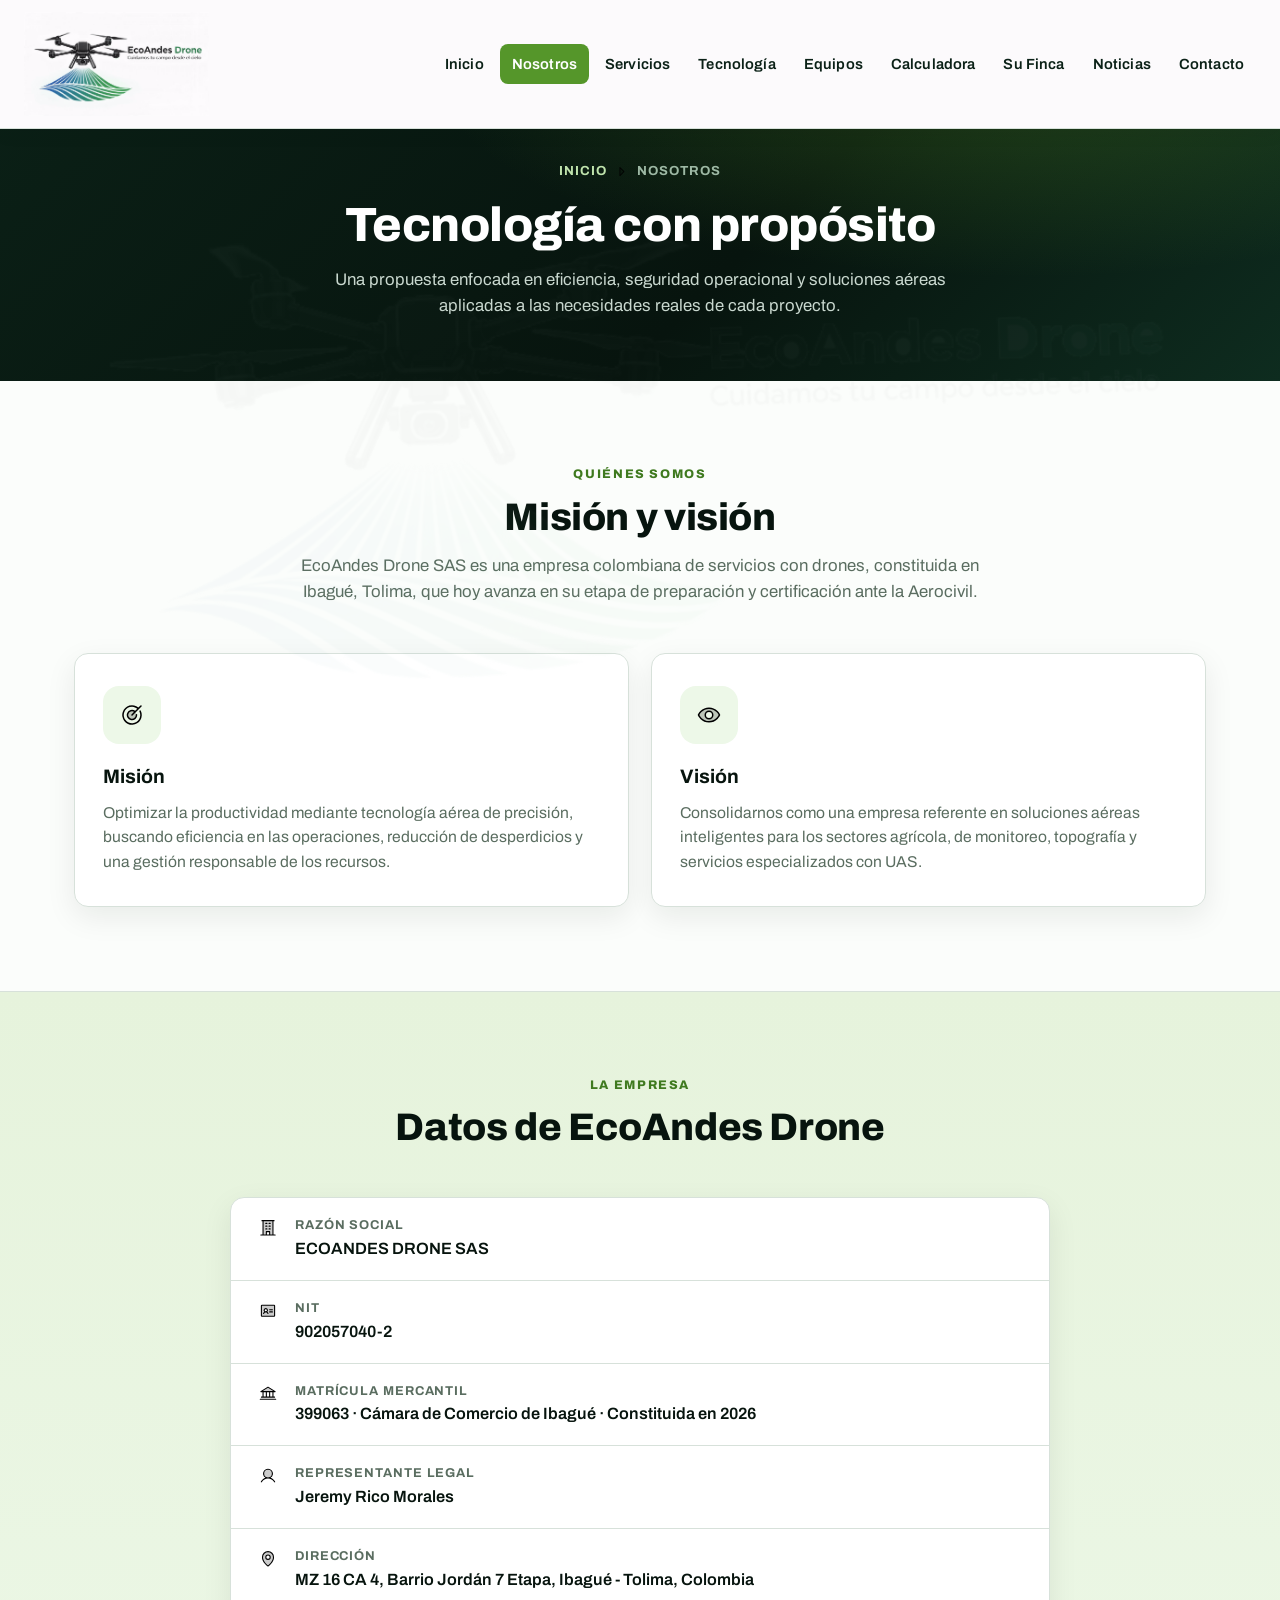
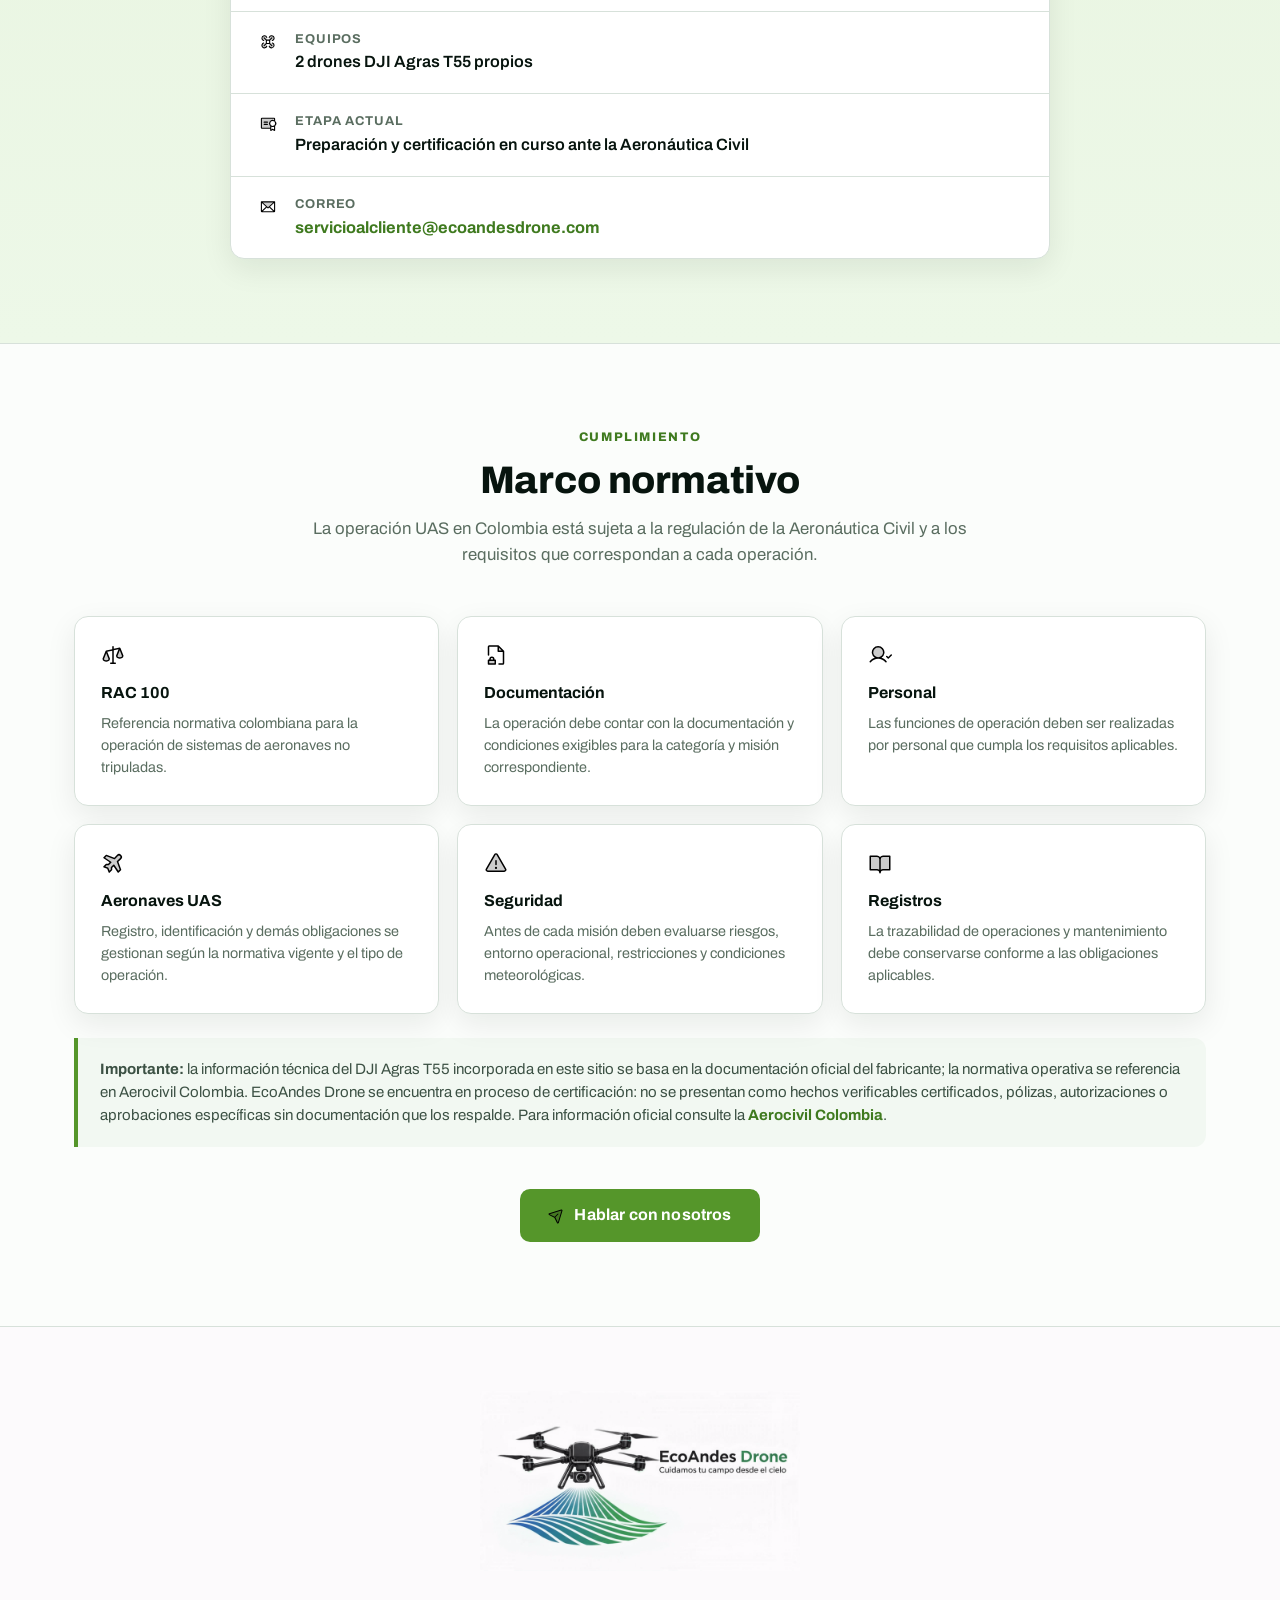
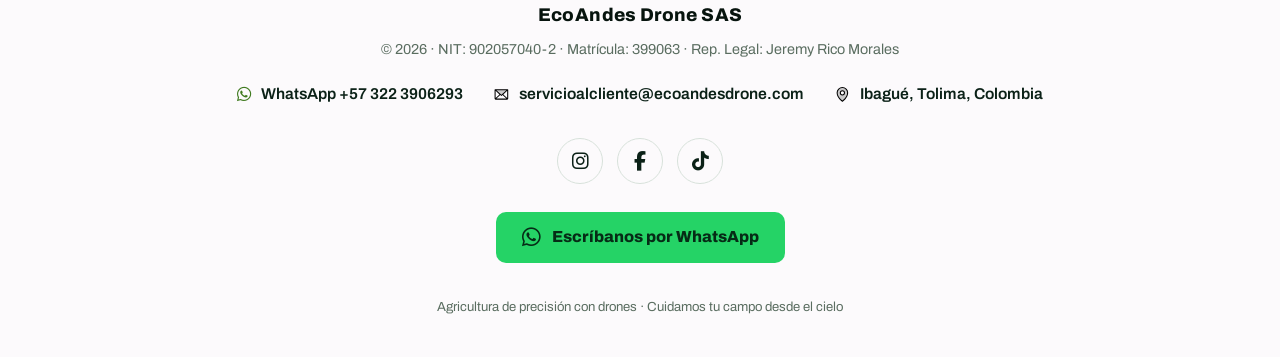
<file: nosotros.html>
<!doctype html>
<html lang="es">
  <head>
    <meta charset="utf-8" />
    <meta name="viewport" content="width=device-width, initial-scale=1, viewport-fit=cover" />
    <meta name="color-scheme" content="light" />
    <meta name="description" content="Conoce a EcoAndes Drone SAS: empresa colombiana de agricultura de precisión con drones, su equipo fundador y su compromiso con el campo." /><link rel="canonical" href="https://ecoandesdrone.com/nosotros.html"><meta property="og:type" content="website"><meta property="og:site_name" content="EcoAndes Drone SAS"><meta property="og:title" content="Nosotros | EcoAndes Drone SAS"><meta property="og:description" content="Conoce a EcoAndes Drone SAS: empresa colombiana de agricultura de precisión con drones, su equipo fundador y su compromiso con el campo."><meta property="og:url" content="https://ecoandesdrone.com/nosotros.html"><meta property="og:image" content="https://ecoandesdrone.com/assets/hero-amanecer.webp"><meta name="twitter:card" content="summary_large_image"><meta name="twitter:title" content="Nosotros | EcoAndes Drone SAS"><meta name="twitter:description" content="Conoce a EcoAndes Drone SAS: empresa colombiana de agricultura de precisión con drones, su equipo fundador y su compromiso con el campo."><meta name="twitter:image" content="https://ecoandesdrone.com/assets/hero-amanecer.webp"><script type="application/ld+json">{"@context":"https://schema.org","@type":"Organization","name":"EcoAndes Drone SAS","url":"https://ecoandesdrone.com/","logo":"https://ecoandesdrone.com/assets/logo-estatico.webp","description":"Agricultura de precisión con drones en Colombia.","email":"servicioalcliente@ecoandesdrone.com","telephone":"+57-322-3906293","address":{"@type":"PostalAddress","addressLocality":"Ibagué","addressRegion":"Tolima","addressCountry":"CO"},"sameAs":["https://www.facebook.com/profile.php?id=61594143916085","https://www.instagram.com/ecoandesdrone/","https://www.tiktok.com/@ecoandesdrone"]}</script>
    <link rel="icon" href="assets/favicon.ico" />
    <title>Nosotros | EcoAndes Drone SAS</title>
    <link rel="stylesheet" href="assets/fonts/archivo.css" />
    <link rel="stylesheet" href="assets/fontawesome.css" />
    <style>
      :root{
        --ink:#07140e;
        --ink-2:#0b2117;
        --green:#55962a;
        --green-dark:#3f7a1f;
        --green-mid:#dcefd2;
        --pale:#edf8e8;
        --paper:#fbfdfb;
        --line:#d7e1da;
        --text:#1c2b21;
        --muted:#5a6d60;
        --white:#ffffff;
        --shadow:0 10px 30px rgba(7,20,14,.08);
        --shadow-lg:0 24px 60px rgba(2,8,5,.35);
        --radius:14px;
      }
      *{box-sizing:border-box}
      html{scroll-behavior:smooth}
      body{
        margin:0;
        font-family:"Archivo",system-ui,-apple-system,"Segoe UI",sans-serif;
        color:var(--text);
        background:var(--paper);
        line-height:1.55;
        -webkit-font-smoothing:antialiased;
      }
      img{max-width:100%;display:block}
      a{text-decoration:none;color:inherit}
      button{font:inherit}
      .wrap{max-width:1180px;margin:0 auto;padding:0 24px}
      .page-view[hidden]{display:none}

      /* ---------- LOGO: EL ORIGINAL, TAL CUAL, SOBRE BLANCO ----------
         Decisión del dueño: fondo blanco y el logo ORIGINAL a todo color,
         sin versiones en negativo, sin recolorear, sin halos ni
         difuminados. Se usa el archivo animado original del sitio
         (assets/logo-animado.gif: dron oscuro, "EcoAndes" en su tinta,
         "Drone" en verde, surcos azul-verde, eslogan debajo, hélices
         girando), idéntico en menú y pie. Su fondo nativo es un
         blanco cálido (#fcfafc); por eso el encabezado y el pie usan
         exactamente ese blanco: el logo se funde con la superficie
         sin rectángulo visible, sin tocar un píxel del arte. */

      /* ---------- MENÚ FIJO ---------- */
      .site-header{
        position:fixed;inset:0 0 auto 0;z-index:100;
        background:#fcfafc;
        border-bottom:1px solid var(--line);
        box-shadow:0 4px 18px rgba(7,20,14,.06);
      }
      .header-in{
        display:flex;align-items:center;gap:20px;
        max-width:1280px;margin:0 auto;padding:10px 24px;
      }
      .brand{display:flex;align-items:center;flex:none;padding:2px 0}
      .brand-logo{
        height:104px;width:auto;display:block;
      }
      .main-nav{margin-left:auto}
      .main-nav ul{
        display:flex;align-items:center;gap:4px;
        list-style:none;margin:0;padding:0;
      }
      .main-nav a{
        display:block;padding:9px 12px;border-radius:8px;
        color:var(--ink-2);font-size:.92rem;font-weight:600;letter-spacing:.01em;
        transition:background .2s,color .2s;cursor:pointer;
      }
      .main-nav a:hover{background:var(--pale);color:var(--green-dark)}
      .main-nav a.active{background:var(--green);color:#fff}
      .nav-toggle{
        display:none;margin-left:auto;
        background:transparent;border:1px solid var(--line);
        color:var(--ink-2);border-radius:8px;padding:8px 12px;font-size:1rem;cursor:pointer;
      }

      /* ---------- PANTALLA DE APERTURA (SPLASH) ----------
         Reproduce la del sitio vigente: al ENTRAR, primero se ve
         el logo grande y centrado, y después la página, con un
         fundido suave. Fondo verde oscuro radial; en el centro, el
         logo animado ORIGINAL (assets/logo-animado.gif, el mismo
         archivo, con las hélices girando) sobre su tarjeta blanca
         redondeada — su fondo nativo es ese blanco cálido, así que
         se funde con la tarjeta sin tocar un píxel —; debajo, el
         nombre, el eslogan y la barra de carga. Mismo ritmo del
         sitio actual: se oculta a los 450 ms del DOMContentLoaded
         (respaldo absoluto a los 1400 ms) y se desvanece en 0.7 s.
         Un toque o clic la salta y entra directo. Es solo de
         ENTRADA: la navegación interna entre páginas no la repite. */
      #splash{
        position:fixed;inset:0;z-index:9999;
        background:radial-gradient(circle at center,#163b27,#06110b 72%);
        display:grid;place-items:center;
        transition:opacity .7s,visibility .7s;
        cursor:pointer;
      }
      #splash.hidden{opacity:0;visibility:hidden;pointer-events:none}
      body.splash-lock{overflow:hidden}
      .splash-inner{text-align:center;color:#fff;padding:0 20px}
      .splash-card{
        width:min(310px,72vw);margin:0 auto;line-height:0;
        padding:18px 22px;border-radius:28px;
        background:#fcfafc;box-shadow:0 28px 80px rgba(0,0,0,.35);
        animation:splashLogoIn 1.1s cubic-bezier(.2,.8,.2,1);
      }
      .splash-card img{width:100%;height:auto;display:block}
      .splash-title{
        font-size:clamp(2rem,5vw,3.2rem);font-weight:900;
        margin-top:22px;letter-spacing:-.03em;line-height:1.05;
        animation:splashRise .9s .25s both;
      }
      .splash-title span{color:#2b854d}
      .splash-sub{
        color:#b8c9bd;margin-top:5px;font-size:1.02rem;
        animation:splashRise .9s .45s both;
      }
      .splash-loader{
        width:170px;height:3px;background:#284535;border-radius:9px;
        margin:28px auto 0;overflow:hidden;
      }
      .splash-loader::after{
        content:"";display:block;height:100%;width:45%;
        background:#2b854d;animation:splashLoad 1.7s ease-in-out infinite;
      }
      @keyframes splashLogoIn{
        from{opacity:0;transform:scale(.7) rotate(-8deg)}
        to{opacity:1;transform:none}
      }
      @keyframes splashRise{
        from{opacity:0;transform:translateY(15px)}
        to{opacity:1;transform:none}
      }
      @keyframes splashLoad{
        0%{transform:translateX(-120%)}
        100%{transform:translateX(380%)}
      }

      /* ---------- HERO (INICIO) — CONCEPTO 9 "AMANECER", LA ESCENA TAL CUAL ----------
         El fondo del hero ES la escena fotográfica del Concepto 9 que
         el dueño vio y escogió (assets/hero-amanecer.webp): cielo
         luminoso de amanecer, el dron a la derecha rociando sobre el
         campo verde, a todo el ancho y alto del hero, sin degradados
         sintéticos ni máscaras de fundido. La escena va LIMPIA, sin
         ningún texto impreso: los únicos textos son los elementos
         HTML vivos de aquí — a la izquierda, el titular oscuro en dos
         líneas, el subtítulo y los botones, en las mismas posiciones
         y proporciones de la referencia. */
      .hero{
        position:relative;color:var(--text);
        display:flex;align-items:flex-start;
        min-height:clamp(560px,44.2vw,900px);
        padding:clamp(96px,9.7vw,250px) 0 60px;
        overflow:hidden;background:#e7edd6;
      }
      .hero-bg{
        position:absolute;inset:0;z-index:0;
        width:100%;height:100%;
        object-fit:cover;object-position:50% 50%;
      }
      .hero-in{position:relative;z-index:2;width:100%;margin:0 auto;padding:0 24px 0 clamp(24px,8.8vw,260px)}
      .hero-copy{max-width:720px;text-align:left}
      .hero h1{
        margin:0;font-size:clamp(2.4rem,4.7vw,5.2rem);
        font-weight:800;line-height:1.1;letter-spacing:-.015em;color:var(--ink);
      }
      .hero h1 .l{display:block}
      .hero .sub{
        margin:24px 0 0;max-width:640px;
        font-size:clamp(1.02rem,1.55vw,1.3rem);color:#22312a;font-weight:500;
      }
      .hero .sub .dot{color:var(--green);font-weight:800;padding:0 2px}
      .hero-actions{
        margin-top:40px;display:flex;gap:14px;justify-content:flex-start;flex-wrap:wrap;
      }
      /* Botones como en la referencia: el principal, verde sólido; el
         secundario, claro y translúcido sobre la luz del cielo. */
      .hero .btn-green{box-shadow:0 14px 30px rgba(85,150,42,.35)}
      .hero .btn-outline{background:rgba(255,255,255,.78);border-color:rgba(63,122,31,.55)}
      .hero .btn-outline:hover{background:#fff}
      .btn{
        display:inline-flex;align-items:center;gap:10px;
        padding:14px 28px;border-radius:10px;
        font-size:1rem;font-weight:700;letter-spacing:.01em;
        transition:transform .15s,background .2s,border-color .2s;
        cursor:pointer;border:0;
      }
      .btn:active{transform:translateY(1px)}
      .btn-green{background:var(--green);color:#fff}
      .btn-green:hover{background:var(--green-dark)}
      .btn-outline{border:2px solid var(--green-dark);color:var(--green-dark);background:transparent}
      .btn-outline:hover{border-color:var(--green-dark);background:var(--pale)}
      .btn-dark{background:var(--ink-2);color:#fff}
      .btn-dark:hover{background:var(--ink)}

      /* ---------- MARCA DE AGUA FIJA ---------- */
      .site-watermark{
        position:fixed;inset:0;z-index:1;pointer-events:none;
        display:grid;place-items:center;overflow:hidden;opacity:.028;
      }
      .site-watermark img{
        width:min(1040px,82vw);height:auto;
        transform:rotate(-2deg) scale(1.04);will-change:transform;
        animation:watermarkDrift 18s ease-in-out infinite alternate;
      }
      @keyframes watermarkDrift{
        from{transform:rotate(-2deg) scale(1.04) translate3d(-1.5%,0,0)}
        to{transform:rotate(-2deg) scale(1.08) translate3d(1.5%,1%,0)}
      }
      section,.trust-band,.site-footer,.page-hero{position:relative;z-index:0}
      .wrap,.trust-in{position:relative;z-index:2}
      .site-footer > *{position:relative;z-index:2}

      /* ---------- FRANJA DE DATOS ---------- */
      .trust-band{background:var(--pale);border-bottom:1px solid var(--line)}
      .trust-in{
        display:flex;flex-wrap:wrap;justify-content:center;align-items:center;
        gap:10px 0;padding:20px 24px;max-width:1180px;margin:0 auto;text-align:center;
      }
      .trust-item{
        display:inline-flex;align-items:center;gap:9px;
        font-size:.95rem;font-weight:600;color:var(--ink-2);padding:2px 20px;
      }
      .trust-item i{color:var(--green-dark);font-size:1rem}
      .trust-item + .trust-item{border-left:1px solid #c4d8bf}

      /* ---------- SECCIONES ---------- */
      section{padding:84px 0}
      .section-head{text-align:center;max-width:680px;margin:0 auto 48px}
      .section-head h2{
        margin:0;font-size:clamp(1.7rem,3.6vw,2.4rem);font-weight:800;color:var(--ink);
        letter-spacing:-.01em;line-height:1.15;
      }
      .section-head p{margin:14px 0 0;color:var(--muted);font-size:1.05rem}
      .section-head.left{text-align:left;margin-left:0}
      .kicker{
        display:block;color:var(--green-dark);font-size:.78rem;font-weight:800;
        letter-spacing:.13em;text-transform:uppercase;margin-bottom:10px;
      }

      /* ---------- ENCABEZADO DE PÁGINA INTERNA ---------- */
      .page-hero{
        background:linear-gradient(135deg,var(--ink-2),var(--ink) 60%,#0e2c1f);
        color:#fff;text-align:center;
        padding:158px 24px 62px;overflow:hidden;
      }
      .page-hero::after{
        content:"";position:absolute;inset:0;
        background:radial-gradient(600px 220px at 80% 15%,rgba(85,150,42,.35),transparent);
        pointer-events:none;
      }
      .page-hero .in{position:relative;z-index:1;max-width:760px;margin:0 auto}
      .page-hero h1{
        margin:0;font-size:clamp(1.9rem,4.6vw,3rem);font-weight:800;
        letter-spacing:-.01em;line-height:1.12;
      }
      .page-hero p{margin:14px auto 0;color:#c9d8cf;font-size:1.05rem;max-width:640px}
      .page-crumb{
        display:inline-flex;align-items:center;gap:8px;margin-bottom:18px;
        font-size:.82rem;font-weight:700;letter-spacing:.08em;text-transform:uppercase;color:#9db8a4;
      }
      .page-crumb a{color:#bfe3ac;cursor:pointer}
      .page-crumb a:hover{color:#fff}

      /* ---------- EXPLORE (tarjetas-puerta) ---------- */
      .grid-6{display:grid;grid-template-columns:repeat(3,1fr);gap:22px}
      .card{
        background:var(--white);border:1px solid var(--line);border-radius:var(--radius);
        padding:34px 28px 30px;text-align:center;box-shadow:var(--shadow);
        display:flex;flex-direction:column;align-items:center;
        transition:transform .18s,box-shadow .18s,border-color .18s;cursor:pointer;
      }
      .card:hover{transform:translateY(-4px);border-color:#bcd6b2;box-shadow:0 18px 40px rgba(7,20,14,.12)}
      .card .icon{
        width:64px;height:64px;border-radius:16px;
        background:var(--pale);color:var(--green-dark);
        display:flex;align-items:center;justify-content:center;
        font-size:1.7rem;margin-bottom:18px;
      }
      .card .icon svg{width:36px;height:36px}
      .card h3{margin:0;font-size:1.18rem;font-weight:700;color:var(--ink)}
      .card p{margin:9px 0 0;color:var(--muted);font-size:.97rem}
      .card .go{
        margin-top:auto;padding-top:18px;
        font-size:.9rem;font-weight:700;color:var(--green-dark);
        display:inline-flex;align-items:center;gap:7px;
      }

      /* ---------- TARJETAS GENÉRICAS ---------- */
      .grid-2{display:grid;grid-template-columns:repeat(2,1fr);gap:22px}
      .grid-3{display:grid;grid-template-columns:repeat(3,1fr);gap:22px}
      .grid-4{display:grid;grid-template-columns:repeat(4,1fr);gap:20px}
      .info-card{
        background:var(--white);border:1px solid var(--line);border-radius:var(--radius);
        padding:32px 28px;box-shadow:var(--shadow);
      }
      .info-card .icon{
        width:58px;height:58px;border-radius:16px;margin-bottom:18px;
        background:var(--pale);color:var(--green-dark);
        display:flex;align-items:center;justify-content:center;font-size:1.5rem;
      }
      .info-card h3{margin:0;font-size:1.22rem;font-weight:700;color:var(--ink)}
      .info-card p{margin:9px 0 0;color:var(--muted);font-size:.98rem}
      .info-card ul{margin:12px 0 0;padding-left:18px;color:var(--muted);font-size:.95rem}
      .info-card ul li{margin:5px 0}
      .info-card ul strong{color:var(--text)}

      /* ---------- SU FINCA ---------- */
      .sufinca{background:linear-gradient(180deg,#e6f3dc 0%,var(--pale) 100%);border-block:1px solid var(--line)}
      .mini-card{
        background:var(--white);border:1px solid #d3e4cb;border-radius:var(--radius);
        padding:28px 22px;text-align:center;box-shadow:var(--shadow);
      }
      .mini-card .icon{
        width:56px;height:56px;border-radius:50%;margin:0 auto 15px;
        background:var(--ink-2);color:#bfe3ac;
        display:flex;align-items:center;justify-content:center;font-size:1.45rem;
      }
      .mini-card .icon svg{width:30px;height:30px}
      .mini-card h3{margin:0;font-size:1.05rem;font-weight:700;color:var(--ink)}
      .mini-card p{margin:8px 0 0;color:var(--muted);font-size:.92rem}
      .center-action{text-align:center;margin-top:42px}

      /* ---------- PASOS / FLUJO ---------- */
      .steps{display:grid;grid-template-columns:repeat(3,1fr);gap:22px;position:relative}
      .steps-4{grid-template-columns:repeat(4,1fr)}
      .step{text-align:center;padding:12px 22px 4px;position:relative}
      a.step{cursor:pointer}
      a.step:hover h3{color:var(--green-dark)}
      .step .icon{
        width:84px;height:84px;border-radius:50%;margin:0 auto 20px;
        background:var(--white);border:2px solid var(--green-mid);
        color:var(--green-dark);box-shadow:var(--shadow);
        display:flex;align-items:center;justify-content:center;font-size:2rem;
        position:relative;z-index:1;
      }
      .step .icon svg{width:46px;height:46px}
      .step .num{
        position:absolute;top:2px;left:50%;transform:translateX(26px);
        width:30px;height:30px;border-radius:50%;z-index:2;
        background:var(--green);color:#fff;font-weight:800;font-size:.95rem;
        display:flex;align-items:center;justify-content:center;
        border:3px solid var(--paper);
      }
      .step h3{margin:0;font-size:1.2rem;font-weight:700;color:var(--ink)}
      .step p{margin:10px auto 0;color:var(--muted);font-size:.98rem;max-width:300px}
      @media (min-width:821px){
        .steps::before{
          content:"";position:absolute;top:54px;left:19%;right:19%;
          border-top:2px dashed #bcd6b2;z-index:0;
        }
        .steps-4::before{left:12%;right:12%}
      }

      /* ---------- DATOS DE EMPRESA ---------- */
      .data-list{
        background:var(--white);border:1px solid var(--line);border-radius:var(--radius);
        box-shadow:var(--shadow);overflow:hidden;
      }
      .data-row{
        display:flex;gap:16px;align-items:flex-start;
        padding:18px 26px;border-bottom:1px solid var(--line);
      }
      .data-row:last-child{border-bottom:0}
      .data-row i{color:var(--green-dark);font-size:1.1rem;margin-top:3px;width:22px;text-align:center;flex:none}
      .data-row b{display:block;font-size:.8rem;letter-spacing:.07em;text-transform:uppercase;color:var(--muted)}
      .data-row span{font-size:1.02rem;font-weight:600;color:var(--ink)}
      .data-row a{color:var(--green-dark);font-weight:700}
      .data-row a:hover{text-decoration:underline}

      /* ---------- MARCO NORMATIVO ---------- */
      .norm-grid{display:grid;grid-template-columns:repeat(3,1fr);gap:18px}
      .norm-item{
        padding:26px;border:1px solid var(--line);border-radius:var(--radius);
        background:var(--white);box-shadow:var(--shadow);
      }
      .norm-item i{color:var(--green-dark);font-size:1.5rem;margin-bottom:14px;display:block}
      .norm-item h4{margin:0 0 6px;font-size:1rem;color:var(--ink)}
      .norm-item p{margin:0;font-size:.9rem;color:var(--muted)}
      .notice{
        margin-top:24px;padding:20px 22px;border-left:4px solid var(--green);
        background:#f2f8f2;border-radius:0 12px 12px 0;color:#3c5144;font-size:.94rem;
      }
      .notice a{color:var(--green-dark);font-weight:700}
      .notice a:hover{text-decoration:underline}

      /* ---------- ACORDEÓN DE SERVICIOS ---------- */
      .accordion{max-width:920px;margin:0 auto;display:grid;gap:13px}
      .acc{
        background:#fff;border:1px solid var(--line);border-radius:16px;
        overflow:hidden;box-shadow:0 8px 25px rgba(7,20,14,.045);
      }
      .acc.featured{border:2px solid var(--green)}
      .acc-head{
        display:flex;align-items:center;gap:16px;width:100%;
        padding:20px 22px;cursor:pointer;background:transparent;border:0;text-align:left;
      }
      .acc-icon{
        width:52px;height:52px;border-radius:15px;background:var(--pale);
        display:flex;align-items:center;justify-content:center;
        color:var(--green-dark);flex:none;font-size:1.25rem;
      }
      .acc-title{flex:1;font-weight:800;font-size:1.05rem;color:var(--ink)}
      .acc .chev{transition:transform .3s;color:#82938a}
      .acc.open .chev{transform:rotate(180deg);color:var(--green-dark)}
      .acc-body{max-height:0;overflow:hidden;transition:max-height .45s ease}
      .acc.open .acc-body{max-height:700px}
      .acc-content{padding:0 24px 24px 90px;color:var(--muted);font-size:.97rem}
      .acc-content ul{margin-top:10px;padding-left:18px}
      .acc-content li{margin:6px 0}
      .acc-content strong{color:var(--ink)}

      /* ---------- PROCESO DE TRABAJO (banda oscura) ---------- */
      .process-band{
        margin-top:30px;background:var(--ink);color:#fff;border-radius:24px;
        padding:40px;box-shadow:0 24px 65px rgba(7,20,14,.18);
      }
      .process-band h3{margin:0;font-size:clamp(1.6rem,3vw,2.3rem);line-height:1.1;color:#fff}
      .process-band .lead{color:#b9c9bf;max-width:680px;margin:12px 0 0}
      .process-steps{display:grid;grid-template-columns:repeat(5,1fr);gap:12px;margin-top:30px}
      .process-steps > div{
        padding:18px;border:1px solid rgba(255,255,255,.1);
        background:rgba(255,255,255,.045);border-radius:16px;min-height:150px;
      }
      .process-steps b{
        display:inline-flex;align-items:center;justify-content:center;
        width:34px;height:34px;border-radius:50%;
        background:rgba(85,150,42,.22);color:#bde7c3;font-size:.75rem;margin-bottom:18px;
      }
      .process-steps strong{display:block;margin-bottom:5px}
      .process-steps span{display:block;color:#9fb1a6;font-size:.84rem}
      .check-points{display:grid;gap:10px;margin-top:22px}
      .check-points span{display:flex;gap:9px;align-items:center;font-weight:600;color:var(--ink)}
      .check-points i{color:var(--green-dark)}

      /* ---------- FICHA T55 ---------- */
      .t55-spec{
        display:grid;grid-template-columns:1.2fr .8fr;gap:26px;align-items:stretch;
        background:#fff;border:1px solid var(--line);border-radius:22px;
        padding:36px;box-shadow:var(--shadow);
      }
      .t55-spec h3{margin:0 0 10px;font-size:1.9rem;color:var(--ink)}
      .t55-spec p{color:var(--muted);line-height:1.75;margin:0}
      .spec-list{display:grid;grid-template-columns:1fr 1fr;gap:12px}
      .spec-list span{border:1px solid var(--line);border-radius:16px;padding:18px;background:var(--paper)}
      .spec-list b{display:block;font-size:1.45rem;color:var(--green-dark)}
      .spec-list small{color:var(--muted)}
      .disclaimer{
        display:flex;gap:12px;align-items:flex-start;margin-top:20px;
        padding:18px 20px;border-left:4px solid var(--green);
        background:#f2f8f2;border-radius:0 12px 12px 0;color:#496055;font-size:.9rem;
      }
      .disclaimer i{color:var(--green-dark);margin-top:4px}
      .disclaimer p{margin:0}

      /* ---------- GALERÍA Y VIDEOS ---------- */
      .gallery-grid{display:grid;grid-template-columns:repeat(3,1fr);gap:18px}
      .gallery-item{
        position:relative;border-radius:18px;overflow:hidden;background:var(--ink-2);
        box-shadow:var(--shadow);margin:0;
      }
      .gallery-item img{width:100%;height:300px;object-fit:cover;display:block}
      .gallery-item figcaption{
        position:absolute;inset:auto 0 0;padding:56px 20px 16px;color:#fff;
        background:linear-gradient(transparent,rgba(0,0,0,.78));
        font-size:.95rem;font-weight:700;
      }
      .gallery-item figcaption span{color:#8fd07a}
      .dark-band{background:linear-gradient(180deg,var(--ink) 0%,var(--ink-2) 100%);color:#fff}
      .dark-band .section-head h2{color:#fff}
      .dark-band .section-head p{color:#aebfb4}
      .video-grid{display:grid;grid-template-columns:repeat(3,1fr);gap:18px}
      .video-card{
        position:relative;border-radius:18px;overflow:hidden;background:#020805;
        border:1px solid rgba(255,255,255,.09);box-shadow:0 22px 55px rgba(0,0,0,.28);
      }
      .video-card.featured{grid-column:span 2}
      .video-card video{width:100%;height:260px;object-fit:cover;display:block;background:#020805}
      .video-card.featured video{height:320px}
      .video-card .v-label{
        position:absolute;left:16px;bottom:14px;z-index:2;color:#fff;
        font-weight:700;font-size:.92rem;text-shadow:0 2px 10px rgba(0,0,0,.5);
        pointer-events:none;
      }
      .video-card .v-label small{display:block;color:rgba(255,255,255,.75);font-weight:500;font-size:.78rem}
      .video-note{margin:20px auto 0;max-width:820px;text-align:center;color:#91a69a;font-size:.85rem}

      /* ---------- CALCULADORA ---------- */
      .calc-wrap{background:linear-gradient(180deg,#f4f9f4 0%,#e9f3e9 100%);border-block:1px solid var(--line)}
      .calc-grid{display:grid;grid-template-columns:1fr 1fr;gap:28px;align-items:start;max-width:1020px;margin:0 auto}
      .calc-form,.calc-result{
        background:#fff;border:1px solid var(--line);border-radius:22px;
        padding:34px;box-shadow:var(--shadow);
      }
      .calc-form h3,.calc-result h3{margin:0 0 6px;font-size:1.35rem;color:var(--ink)}
      .calc-sub{color:var(--muted);font-size:.92rem;margin:0 0 22px}
      .field{margin-bottom:16px}
      .field > label{display:block;font-weight:700;font-size:.88rem;margin-bottom:7px;color:var(--ink)}
      .field input,.field select,.field textarea{
        width:100%;padding:13px 15px;border:1px solid #d7e1da;border-radius:12px;
        font:inherit;background:var(--paper);outline:none;color:var(--text);
      }
      .field input:focus,.field select:focus,.field textarea:focus{
        border-color:var(--green);box-shadow:0 0 0 3px rgba(85,150,42,.15);
      }
      .terrain{display:grid;grid-template-columns:1fr 1fr;gap:12px}
      .terrain label{
        position:relative;display:block;border:1px solid #d7e1da;border-radius:14px;
        padding:14px;cursor:pointer;background:var(--paper);transition:.2s;
      }
      .terrain input{position:absolute;opacity:0;pointer-events:none}
      .terrain label:has(input:checked){border-color:var(--green);background:#f2f9f0;box-shadow:0 0 0 3px rgba(85,150,42,.15)}
      .terrain label:has(input:focus-visible){outline:2px solid var(--green-dark);outline-offset:2px}
      .terrain b{display:block;font-size:1rem;color:var(--ink)}
      .terrain b i{color:var(--green-dark);margin-right:7px}
      .terrain small{color:var(--muted);display:block;margin-top:2px}
      .terrain .price{color:var(--green-dark);font-weight:800;margin-top:6px;display:block}
      .calc-result{display:none}
      .calc-result.show{display:block}
      .calc-total{
        font-size:clamp(2.1rem,5vw,2.8rem);font-weight:900;letter-spacing:-.02em;
        color:var(--green-dark);margin:6px 0 4px;
      }
      .calc-lines{
        display:grid;gap:8px;margin:18px 0;padding:18px;
        background:#f7faf7;border:1px solid var(--line);border-radius:14px;font-size:.92rem;
      }
      .calc-lines div{display:flex;justify-content:space-between;gap:10px}
      .calc-lines span{color:var(--muted)}
      .calc-notes{font-size:.84rem;color:var(--muted);display:grid;gap:9px;margin-top:16px;line-height:1.6}
      .calc-notes i{color:var(--green-dark);margin-right:6px}
      .calc-error{
        display:none;color:#b3261e;background:#fdecea;border:1px solid #f5c6c0;
        border-radius:12px;padding:12px 14px;font-size:.88rem;margin-bottom:14px;
      }
      .calc-error.show{display:block}

      /* ---------- CONTACTO ---------- */
      .contact-grid{display:grid;grid-template-columns:.85fr 1.15fr;gap:28px;align-items:start}
      .contact-box,.contact-form{
        background:#fff;border:1px solid var(--line);border-radius:22px;
        padding:34px;box-shadow:var(--shadow);
      }
      .contact-box h3,.contact-form h3{margin:0 0 6px;font-size:1.3rem;color:var(--ink)}
      .details{display:grid;gap:16px;margin-top:22px}
      .detail{display:flex;gap:13px;align-items:flex-start}
      .detail i{color:var(--green-dark);margin-top:4px;width:22px;text-align:center;flex:none}
      .detail span{color:#52645a}
      .detail a{color:var(--green-dark);font-weight:700}
      .detail a:hover{text-decoration:underline}
      .contact-form{display:grid;gap:14px}
      .contact-form .field{margin-bottom:0}
      .form-status{text-align:center;color:var(--muted);font-size:.85rem;margin:0}

      /* ---------- NOTICIAS ---------- */
      .news-meta{
        display:flex;flex-wrap:wrap;gap:12px;align-items:center;justify-content:center;
        margin-top:20px;color:#9fb3a8;font-size:.88rem;
      }
      .news-meta strong{color:#fff}
      .btn-refresh{
        background:var(--green);color:#fff;border:0;font-weight:700;font-size:.88rem;
        padding:10px 18px;border-radius:10px;cursor:pointer;
        display:inline-flex;align-items:center;gap:8px;transition:background .2s;
      }
      .btn-refresh:hover{background:var(--green-dark)}
      .btn-refresh:disabled{opacity:.6;cursor:wait}
      .filters{display:flex;flex-wrap:wrap;gap:10px;justify-content:center;margin-bottom:8px}
      .chip{
        border:1.5px solid var(--line);background:#fff;color:var(--muted);
        font:inherit;font-weight:700;font-size:.88rem;padding:9px 18px;
        border-radius:999px;cursor:pointer;transition:.2s;
        display:inline-flex;align-items:center;gap:8px;
      }
      .chip i{font-size:.85rem}
      .chip:hover{border-color:var(--green);color:var(--green-dark)}
      .chip.active{background:var(--green);border-color:var(--green);color:#fff}
      .news-grid{display:grid;grid-template-columns:repeat(3,1fr);gap:18px;margin-top:26px}
      .news-card{
        background:#fff;border:1px solid var(--line);border-radius:18px;padding:22px;
        display:flex;flex-direction:column;gap:10px;
        transition:transform .2s,box-shadow .2s;
      }
      .news-card:hover{transform:translateY(-3px);box-shadow:0 14px 30px rgba(7,20,14,.10)}
      .news-top{display:flex;align-items:center;gap:8px;flex-wrap:wrap}
      .tag{
        font-size:.72rem;font-weight:800;letter-spacing:.05em;text-transform:uppercase;
        padding:4px 12px;border-radius:999px;color:#fff;background:var(--green);
      }
      .tag.tech{background:#2e5297}.tag.norm{background:#b3541e}.tag.col{background:#225e5a}
      .lang{
        font-size:.72rem;font-weight:700;color:var(--muted);
        border:1px solid var(--line);padding:3px 10px;border-radius:999px;
      }
      .news-card h3{margin:0;font-size:1.02rem;line-height:1.4}
      .news-card h3 a{color:var(--ink)}
      .news-card h3 a:hover{color:var(--green-dark)}
      .news-card p.ex{margin:0;color:var(--muted);font-size:.88rem;flex:1}
      .news-card-meta{
        display:flex;justify-content:space-between;align-items:center;gap:10px;
        margin-top:6px;font-size:.78rem;color:var(--muted);
      }
      .read-link{color:var(--green-dark);font-weight:800;white-space:nowrap}
      .read-link:hover{text-decoration:underline}
      .skel{border:1px solid var(--line);border-radius:18px;padding:22px;display:flex;flex-direction:column;gap:12px}
      .skel div{
        background:linear-gradient(90deg,var(--pale) 25%,#e9efeb 50%,var(--pale) 75%);
        background-size:200% 100%;animation:sh 1.4s infinite;border-radius:8px;
      }
      @keyframes sh{to{background-position:-200% 0}}
      .news-empty{
        background:var(--pale);border:1px dashed #bcd6b2;border-radius:18px;
        padding:40px 24px;text-align:center;color:var(--muted);grid-column:1/-1;
      }
      .news-empty h3{margin:0 0 6px;color:var(--ink)}
      .news-empty p{margin:0}
      .cache-note{
        background:#fff8e6;border:1px solid #ecd9ae;color:#8a6d1f;font-size:.85rem;
        border-radius:12px;padding:10px 16px;margin:18px auto 0;max-width:680px;
        text-align:center;display:none;
      }
      .official{
        margin-top:44px;background:linear-gradient(135deg,#fdf8ef,#fbf3e2);
        border:1px solid #ecd9ae;border-radius:18px;padding:28px;
      }
      .official h2{margin:0 0 6px;font-size:1.15rem;color:var(--ink)}
      .official p{color:var(--muted);font-size:.92rem;margin:0 0 14px}
      .official ul{list-style:none;margin:0;padding:0;display:grid;gap:10px}
      .official li{display:flex;gap:10px;align-items:flex-start}
      .official li i{color:#b3541e;margin-top:4px}
      .official a{color:#b3541e;font-weight:700;font-size:.95rem}
      .official a:hover{text-decoration:underline}

      /* ---------- PIE ---------- */
      /* Pie claro, consistente con el encabezado: mismo blanco del logo,
         textos en oscuro, logo original a todo color. */
      .site-footer{
        background:#fcfafc;color:var(--text);text-align:center;
        padding:64px 24px 40px;border-top:1px solid var(--line);
      }
      /* Logo del pie: el original animado, idéntico al del menú,
         fundido sobre el blanco del pie. */
      .footer-logo{display:inline-block;line-height:0}
      .footer-logo img{width:min(320px,74vw);height:auto;display:block}
      .footer-name{margin:22px 0 0;font-size:1.15rem;font-weight:800;color:var(--ink);letter-spacing:.02em}
      .footer-legal{margin:8px auto 0;font-size:.9rem;color:var(--muted);max-width:640px}
      .footer-contact{
        margin:22px auto 0;display:flex;flex-wrap:wrap;justify-content:center;gap:10px 30px;
        font-size:.98rem;font-weight:600;color:var(--ink-2);
      }
      .footer-contact a,.footer-contact span{display:inline-flex;align-items:center;gap:9px}
      .footer-contact a:hover{color:var(--green-dark);text-decoration:underline}
      .footer-contact i{color:var(--green-dark);font-size:1.05rem}
      .social-row{margin-top:32px;display:flex;justify-content:center;gap:14px}
      .social-row a{
        width:46px;height:46px;border-radius:50%;
        border:1px solid var(--line);color:var(--ink-2);
        display:flex;align-items:center;justify-content:center;font-size:1.2rem;
        transition:background .2s,border-color .2s,color .2s;
      }
      .social-row a:hover{background:var(--green);border-color:var(--green);color:#fff}
      .wa-btn{
        margin-top:28px;display:inline-flex;align-items:center;gap:11px;
        background:#25d366;color:#062b16;font-weight:800;font-size:1rem;
        padding:13px 26px;border-radius:10px;transition:background .2s;
      }
      .wa-btn i{font-size:1.35rem}
      .wa-btn:hover{background:#1fb857}
      .footer-note{margin:34px 0 0;font-size:.82rem;color:var(--muted)}

      /* ---------- WHATSAPP FLOTANTE ---------- */
      .wa-float{
        position:fixed;right:20px;bottom:20px;z-index:200;
        width:58px;height:58px;border-radius:50%;
        display:flex;align-items:center;justify-content:center;
        background:#25d366;color:#fff;font-size:1.8rem;
        box-shadow:0 12px 30px rgba(37,211,102,.35);
        transition:transform .2s;
      }
      .wa-float:hover{transform:translateY(-2px) scale(1.04)}

      /* ---------- RESPONSIVE ---------- */
      @media (max-width:1080px){
        .main-nav a{padding:9px 8px;font-size:.86rem}
        .grid-4{grid-template-columns:repeat(2,1fr)}
        .steps-4{grid-template-columns:repeat(2,1fr)}
        .brand-logo{height:88px}
        .news-grid{grid-template-columns:repeat(2,1fr)}
        .video-grid{grid-template-columns:repeat(2,1fr)}
        .video-card.featured{grid-column:span 2}
      }
      @media (max-width:980px){
        .process-steps{grid-template-columns:repeat(2,1fr)}
        .t55-spec{grid-template-columns:1fr}
        .calc-grid{grid-template-columns:1fr}
        .contact-grid{grid-template-columns:1fr}
        .gallery-grid{grid-template-columns:repeat(2,1fr)}
      }
      @media (max-width:820px){
        .grid-6{grid-template-columns:repeat(2,1fr)}
        .grid-3,.norm-grid{grid-template-columns:1fr}
        .grid-2{grid-template-columns:1fr}
        .steps,.steps-4{grid-template-columns:1fr;gap:34px}
        .nav-toggle{display:block}
        .main-nav{
          display:none;position:absolute;top:100%;left:0;right:0;
          background:#fcfafc;border-top:1px solid var(--line);
          box-shadow:0 18px 30px rgba(7,20,14,.10);
          padding:10px 16px 16px;
          max-height:calc(100dvh - 90px);overflow-y:auto;
        }
        .main-nav.open{display:block}
        .main-nav ul{flex-direction:column;align-items:stretch;gap:2px}
        .main-nav a{padding:12px 14px;font-size:1rem}
        /* Amanecer en móvil: la misma escena fotográfica de fondo,
           encuadrada hacia su lado luminoso para que el texto vivo
           respire sobre el cielo claro como en la referencia, con el
           dron asomando a la derecha. Una leve aclaración local tras
           el texto (sin paneles duros) mantiene la lectura. */
        .hero{min-height:600px;padding:156px 0 72px}
        .hero::before{
          content:"";position:absolute;inset:0;z-index:1;
          background:linear-gradient(100deg,rgba(255,253,244,.60) 0%,rgba(255,253,244,.30) 55%,rgba(255,253,244,0) 88%);
        }
        .hero-bg{object-position:54% 50%}
        .hero h1{font-size:clamp(1.95rem,8.8vw,2.7rem)}
        .hero-in{padding:0 20px}
        .hero-copy{max-width:560px}
        .page-hero{padding:138px 20px 52px}
        section{padding:64px 0}
        .trust-item + .trust-item{border-left:none}
        .acc-content{padding:0 20px 20px 20px}
        .process-band{padding:28px 22px}
      }
      @media (max-width:620px){
        .process-steps{grid-template-columns:1fr}
        .spec-list{grid-template-columns:1fr}
        .terrain{grid-template-columns:1fr}
        .calc-form,.calc-result,.contact-box,.contact-form{padding:24px}
        .gallery-grid,.video-grid,.news-grid{grid-template-columns:1fr}
        .video-card.featured{grid-column:auto}
        .gallery-item img{height:240px}
      }
      @media (max-width:540px){
        .grid-6{grid-template-columns:1fr}
        .grid-4{grid-template-columns:1fr}
        .brand-logo{height:70px}
        .site-watermark{opacity:.026}
        .site-watermark img{width:118vw;max-width:none}
        .btn{width:100%;justify-content:center}
        .hero-actions{flex-direction:column;align-items:stretch}
        .wa-float{right:16px;bottom:16px;width:54px;height:54px;font-size:1.6rem}
      }
      @media (prefers-reduced-motion:reduce){
        html{scroll-behavior:auto}
        #splash{display:none}
        *{transition:none !important;animation:none !important}
        .brand-logo{content:url("assets/logo-estatico.webp")}
        .footer-logo img{content:url("assets/logo-estatico.webp")}
      }
    </style>
  <style>.ic{width:1em;height:1em;display:inline-block;vertical-align:-.12em;flex:none}.trust-item svg.ic{color:var(--green-dark);font-size:1rem}.data-row svg.ic{color:var(--green-dark);font-size:1.1rem;margin-top:3px;width:22px;text-align:center;flex:none}.norm-item svg.ic{color:var(--green-dark);font-size:1.5rem;margin-bottom:14px;display:block}.check-points svg.ic{color:var(--green-dark)}.disclaimer svg.ic{color:var(--green-dark);margin-top:4px}.terrain b svg.ic{color:var(--green-dark);margin-right:7px}.calc-notes svg.ic{color:var(--green-dark);margin-right:6px}.detail svg.ic{color:var(--green-dark);margin-top:4px;width:22px;text-align:center;flex:none}.chip svg.ic{font-size:.85rem}.official li svg.ic{color:#b3541e;margin-top:4px}.footer-contact svg.ic{color:var(--green-dark);font-size:1.05rem}.wa-btn svg.ic{font-size:1.35rem}.ic{transition:transform .3s ease;animation:icIn .55s ease both,icFloatAll 3.4s ease-in-out .6s infinite}@keyframes icIn{from{opacity:0;transform:translateY(.18em)}to{opacity:1;transform:translateY(0)}}@keyframes icFloatAll{0%,100%{transform:translateY(0)}50%{transform:translateY(-.1em)}}header .ic,footer .ic,nav .ic,p .ic,li .ic{animation:icIn .55s ease both}a:hover .ic,button:hover .ic{transform:translateY(-1px) scale(1.09)}.anim-dron{animation:icIn .55s ease both,icFloat 2.8s ease-in-out .6s infinite}@keyframes icFloat{0%,100%{transform:translateY(0) rotate(0deg)}50%{transform:translateY(-.2em) rotate(3deg)}}.anim-onda{animation:icIn .55s ease both,icPulse 2.2s ease-in-out .6s infinite}@keyframes icPulse{0%,100%{transform:scale(1)}50%{transform:scale(1.16)}}.anim-brote{animation:icIn .55s ease both,icSway 3s ease-in-out .6s infinite;transform-origin:50% 92%}@keyframes icSway{0%,100%{transform:rotate(-5deg)}50%{transform:rotate(5deg)}}.semaforo-anim .sf-l{opacity:.22}.semaforo-anim .sf-r{animation:sfR 3.6s linear infinite}.semaforo-anim .sf-a{animation:sfA 3.6s linear infinite}.semaforo-anim .sf-v{animation:sfV 3.6s linear infinite}@keyframes sfR{0%,28%{opacity:1}34%,100%{opacity:.22}}@keyframes sfA{0%,32%{opacity:.22}38%,62%{opacity:1}68%,100%{opacity:.22}}@keyframes sfV{0%,66%{opacity:.22}72%,96%{opacity:1}100%{opacity:.22}}@media (prefers-reduced-motion: reduce){.ic{animation:none!important;transition:none!important}}</style>
</head>
  <body>
<header class="site-header">
      <div class="header-in">
        <a class="brand" href="index.html" data-nav="inicio" aria-label="EcoAndes Drone — Inicio">
          <img class="brand-logo" src="assets/logo-animado.gif" alt="Logotipo animado EcoAndes Drone con hélices en movimiento" />
        </a>
        <button class="nav-toggle" id="navToggle" aria-label="Abrir menú" aria-expanded="false">
          <svg class="ic" aria-hidden="true" focusable="false"><use href="assets/iconos.svg#ic-menu"></use></svg>
        </button>
        <nav class="main-nav" id="mainNav" aria-label="Navegación principal">
          <ul>
            <li><a href="index.html" data-nav="inicio" class="active" aria-current="page">Inicio</a></li>
            <li><a href="nosotros.html" data-nav="nosotros">Nosotros</a></li>
            <li><a href="servicios.html" data-nav="servicios">Servicios</a></li>
            <li><a href="tecnologia.html" data-nav="tecnologia">Tecnología</a></li>
            <li><a href="equipos.html" data-nav="equipos">Equipos</a></li>
            <li><a href="calculadora.html" data-nav="calculadora">Calculadora</a></li>
            <li><a href="su-finca.html" data-nav="sufinca">Su Finca</a></li>
            <li><a href="noticias.html" data-nav="noticias">Noticias</a></li>
            <li><a href="contacto.html" data-nav="contacto">Contacto</a></li>
          </ul>
        </nav>
      </div>
    </header>
<div class="site-watermark" aria-hidden="true"><img src="assets/logo-estatico.webp" alt="" /></div>
<main id="app">
<div class="page-view" id="view-nosotros">
      <div class="page-hero">
        <div class="in">
          <span class="page-crumb"><a href="index.html" data-nav="inicio">Inicio</a> <svg class="ic" aria-hidden="true" focusable="false"><use href="assets/iconos.svg#ic-chevron-right"></use></svg> Nosotros</span>
          <h1>Tecnología con propósito</h1>
          <p>Una propuesta enfocada en eficiencia, seguridad operacional y soluciones aéreas aplicadas a las necesidades reales de cada proyecto.</p>
        </div>
      </div>

      <section aria-labelledby="nos-mv">
        <div class="wrap">
          <div class="section-head">
            <span class="kicker">Quiénes somos</span>
            <h2 id="nos-mv">Misión y visión</h2>
            <p>EcoAndes Drone SAS es una empresa colombiana de servicios con drones, constituida en Ibagué, Tolima, que hoy avanza en su etapa de preparación y certificación ante la Aerocivil.</p>
          </div>
          <div class="grid-2">
            <article class="info-card">
              <span class="icon"><svg class="ic" aria-hidden="true" focusable="false"><use href="assets/iconos.svg#ic-target"></use></svg></span>
              <h3>Misión</h3>
              <p>Optimizar la productividad mediante tecnología aérea de precisión, buscando eficiencia en las operaciones, reducción de desperdicios y una gestión responsable de los recursos.</p>
            </article>
            <article class="info-card">
              <span class="icon"><svg class="ic" aria-hidden="true" focusable="false"><use href="assets/iconos.svg#ic-eye"></use></svg></span>
              <h3>Visión</h3>
              <p>Consolidarnos como una empresa referente en soluciones aéreas inteligentes para los sectores agrícola, de monitoreo, topografía y servicios especializados con UAS.</p>
            </article>
          </div>
        </div>
      </section>

      <section class="sufinca" aria-labelledby="nos-datos">
        <div class="wrap">
          <div class="section-head">
            <span class="kicker">La empresa</span>
            <h2 id="nos-datos">Datos de EcoAndes Drone</h2>
          </div>
          <div class="data-list" style="max-width:820px;margin:0 auto">
            <div class="data-row"><svg class="ic" aria-hidden="true" focusable="false"><use href="assets/iconos.svg#ic-building"></use></svg><div><b>Razón social</b><span>ECOANDES DRONE SAS</span></div></div>
            <div class="data-row"><svg class="ic" aria-hidden="true" focusable="false"><use href="assets/iconos.svg#ic-id-card"></use></svg><div><b>NIT</b><span>902057040-2</span></div></div>
            <div class="data-row"><svg class="ic" aria-hidden="true" focusable="false"><use href="assets/iconos.svg#ic-landmark"></use></svg><div><b>Matrícula mercantil</b><span>399063 · Cámara de Comercio de Ibagué · Constituida en 2026</span></div></div>
            <div class="data-row"><svg class="ic" aria-hidden="true" focusable="false"><use href="assets/iconos.svg#ic-user-tie"></use></svg><div><b>Representante legal</b><span>Jeremy Rico Morales</span></div></div>
            <div class="data-row"><svg class="ic" aria-hidden="true" focusable="false"><use href="assets/iconos.svg#ic-map-pin"></use></svg><div><b>Dirección</b><span>MZ 16 CA 4, Barrio Jordán 7 Etapa, Ibagué - Tolima, Colombia</span></div></div>
            <div class="data-row"><svg class="ic" aria-hidden="true" focusable="false"><use href="assets/iconos.svg#ic-dron-agricola"></use></svg><div><b>Equipos</b><span>2 drones DJI Agras T55 propios</span></div></div>
            <div class="data-row"><svg class="ic" aria-hidden="true" focusable="false"><use href="assets/iconos.svg#ic-file-check"></use></svg><div><b>Etapa actual</b><span>Preparación y certificación en curso ante la Aeronáutica Civil</span></div></div>
            <div class="data-row"><svg class="ic" aria-hidden="true" focusable="false"><use href="assets/iconos.svg#ic-mail"></use></svg><div><b>Correo</b><span><a href="mailto:servicioalcliente@ecoandesdrone.com">servicioalcliente@ecoandesdrone.com</a></span></div></div>
          </div>
        </div>
      </section>

      <section aria-labelledby="nos-norm">
        <div class="wrap">
          <div class="section-head">
            <span class="kicker">Cumplimiento</span>
            <h2 id="nos-norm">Marco normativo</h2>
            <p>La operación UAS en Colombia está sujeta a la regulación de la Aeronáutica Civil y a los requisitos que correspondan a cada operación.</p>
          </div>
          <div class="norm-grid">
            <div class="norm-item"><svg class="ic" aria-hidden="true" focusable="false"><use href="assets/iconos.svg#ic-scale"></use></svg><h4>RAC 100</h4><p>Referencia normativa colombiana para la operación de sistemas de aeronaves no tripuladas.</p></div>
            <div class="norm-item"><svg class="ic" aria-hidden="true" focusable="false"><use href="assets/iconos.svg#ic-shield-file"></use></svg><h4>Documentación</h4><p>La operación debe contar con la documentación y condiciones exigibles para la categoría y misión correspondiente.</p></div>
            <div class="norm-item"><svg class="ic" aria-hidden="true" focusable="false"><use href="assets/iconos.svg#ic-user-check"></use></svg><h4>Personal</h4><p>Las funciones de operación deben ser realizadas por personal que cumpla los requisitos aplicables.</p></div>
            <div class="norm-item"><svg class="ic" aria-hidden="true" focusable="false"><use href="assets/iconos.svg#ic-plane-check"></use></svg><h4>Aeronaves UAS</h4><p>Registro, identificación y demás obligaciones se gestionan según la normativa vigente y el tipo de operación.</p></div>
            <div class="norm-item"><svg class="ic" aria-hidden="true" focusable="false"><use href="assets/iconos.svg#ic-triangle-alert"></use></svg><h4>Seguridad</h4><p>Antes de cada misión deben evaluarse riesgos, entorno operacional, restricciones y condiciones meteorológicas.</p></div>
            <div class="norm-item"><svg class="ic" aria-hidden="true" focusable="false"><use href="assets/iconos.svg#ic-book-open"></use></svg><h4>Registros</h4><p>La trazabilidad de operaciones y mantenimiento debe conservarse conforme a las obligaciones aplicables.</p></div>
          </div>
          <div class="notice"><strong>Importante:</strong> la información técnica del DJI Agras T55 incorporada en este sitio se basa en la documentación oficial del fabricante; la normativa operativa se referencia en Aerocivil Colombia. EcoAndes Drone se encuentra en proceso de certificación: no se presentan como hechos verificables certificados, pólizas, autorizaciones o aprobaciones específicas sin documentación que los respalde. Para información oficial consulte la <a href="https://www.aerocivil.gov.co/" target="_blank" rel="noopener">Aerocivil Colombia</a>.</div>
          <div class="center-action">
            <a class="btn btn-green" href="contacto.html" data-nav="contacto"><svg class="ic" aria-hidden="true" focusable="false"><use href="assets/iconos.svg#ic-send"></use></svg> Hablar con nosotros</a>
          </div>
        </div>
      </section>
    </div><!-- /view-nosotros -->

    <!-- ==================================================== -->
    <!-- ===================  SERVICIOS  ==================== -->
    <!-- ==================================================== -->
</main>
<footer class="site-footer">
      <span class="footer-logo">
        <img src="assets/logo-animado.gif" alt="Logotipo de EcoAndes Drone" />
      </span>
      <p class="footer-name">EcoAndes Drone SAS</p>
      <p class="footer-legal">© 2026 · NIT: 902057040-2 · Matrícula: 399063 · Rep. Legal: Jeremy Rico Morales</p>
      <div class="footer-contact">
        <a href="https://wa.me/573223906293" target="_blank" rel="noopener"><i class="fa-brands fa-whatsapp" aria-hidden="true"></i> WhatsApp +57 322 3906293</a>
        <a href="mailto:servicioalcliente@ecoandesdrone.com"><svg class="ic" aria-hidden="true" focusable="false"><use href="assets/iconos.svg#ic-mail"></use></svg> servicioalcliente@ecoandesdrone.com</a>
        <span><svg class="ic" aria-hidden="true" focusable="false"><use href="assets/iconos.svg#ic-map-pin"></use></svg> Ibagué, Tolima, Colombia</span>
      </div>
      <div class="social-row" aria-label="Redes sociales de EcoAndes Drone">
        <a href="https://www.instagram.com/ecoandesdrone/" target="_blank" rel="noopener" aria-label="Instagram de EcoAndes Drone"><i class="fa-brands fa-instagram" aria-hidden="true"></i></a>
        <a href="https://www.facebook.com/profile.php?id=61594143916085" target="_blank" rel="noopener" aria-label="Facebook de EcoAndes Drone"><i class="fa-brands fa-facebook-f" aria-hidden="true"></i></a>
        <a href="https://www.tiktok.com/@ecoandesdrone" target="_blank" rel="noopener" aria-label="TikTok de EcoAndes Drone"><i class="fa-brands fa-tiktok" aria-hidden="true"></i></a>
      </div>
      <a class="wa-btn" href="https://wa.me/573223906293?text=Hola%20EcoAndes%20Drone%2C%20estoy%20interesado%20en%20sus%20servicios." target="_blank" rel="noopener">
        <i class="fa-brands fa-whatsapp" aria-hidden="true"></i> Escríbanos por WhatsApp
      </a>
      <p class="footer-note">Agricultura de precisión con drones · Cuidamos tu campo desde el cielo</p>
    </footer>
<script>
      (function () {
        'use strict';

        /* ============ ROUTER DE PÁGINAS (vistas) ============ */
        var PAGES = {
          inicio:      'EcoAndes Drone SAS | Cuidamos tu campo desde el cielo',
          nosotros:    'Nosotros | EcoAndes Drone SAS',
          servicios:   'Servicios | EcoAndes Drone SAS',
          tecnologia:  'Tecnología | EcoAndes Drone SAS',
          equipos:     'Equipos — DJI Agras T55 | EcoAndes Drone SAS',
          calculadora: 'Calculadora de aspersión | EcoAndes Drone SAS',
          sufinca:     'Su Finca | EcoAndes Drone SAS',
          noticias:    'Noticias del sector | EcoAndes Drone SAS',
          contacto:    'Contacto | EcoAndes Drone SAS'
        };
        var current = null;
        var newsStarted = false;

        function showPage(id, push) {
          if (!PAGES.hasOwnProperty(id)) id = 'inicio';
          var views = document.querySelectorAll('.page-view');
          for (var i = 0; i < views.length; i++) views[i].hidden = true;
          document.getElementById('view-' + id).hidden = false;
          var links = document.querySelectorAll('[data-nav]');
          for (var j = 0; j < links.length; j++) {
            var on = links[j].getAttribute('data-nav') === id && links[j].closest('.main-nav');
            links[j].classList.toggle('active', !!on);
            if (on) links[j].setAttribute('aria-current', 'page');
            else links[j].removeAttribute('aria-current');
          }
          document.title = PAGES[id];
          current = id;
          if (push !== false) {
            try { history.pushState(null, '', '#' + id); } catch (e) { location.hash = id; }
          }
          window.scrollTo(0, 0);
          closeMobileNav();
          if (id === 'equipos') startVideos();
          if (id === 'noticias' && !newsStarted) { newsStarted = true; initNews(); }
        }

        function closeMobileNav() {
          var nav = document.getElementById('mainNav');
          var toggle = document.getElementById('navToggle');
          if (nav.classList.contains('open')) {
            nav.classList.remove('open');
            toggle.setAttribute('aria-expanded', 'false');
            toggle.innerHTML = '<svg class="ic" aria-hidden="true" focusable="false"><use href="assets/iconos.svg#ic-menu"></use></svg>';
          }
        }

        /* Multipágina real: los enlaces [data-nav] son href normales a cada .html. */


        /* Menú móvil */
        var toggle = document.getElementById('navToggle');
        var nav = document.getElementById('mainNav');
        toggle.addEventListener('click', function () {
          var open = nav.classList.toggle('open');
          toggle.setAttribute('aria-expanded', open ? 'true' : 'false');
          toggle.innerHTML = open
            ? '<svg class="ic" aria-hidden="true" focusable="false"><use href="assets/iconos.svg#ic-x"></use></svg>'
            : '<svg class="ic" aria-hidden="true" focusable="false"><use href="assets/iconos.svg#ic-menu"></use></svg>';
        });

        /* ============ VIDEOS DE EQUIPOS: reproducción al entrar en pantalla ============ */
        var videoObserver = null;
        function startVideos() {
          var videos = document.querySelectorAll('#view-equipos video');
          if (!('IntersectionObserver' in window)) return;
          if (!videoObserver) {
            videoObserver = new IntersectionObserver(function (entries) {
              entries.forEach(function (entry) {
                var v = entry.target;
                if (entry.isIntersecting) { v.muted = true; var p = v.play(); if (p) p.catch(function () {}); }
                else v.pause();
              });
            }, { threshold: 0.3 });
            videos.forEach(function (v) { videoObserver.observe(v); });
          }
        }

        /* ============ ACORDEÓN DE SERVICIOS (uno abierto a la vez) ============ */
        var accHeads = document.querySelectorAll('#servicesAccordion .acc-head');
        accHeads.forEach(function (head) {
          head.addEventListener('click', function () {
            var item = head.parentElement;
            var wasOpen = item.classList.contains('open');
            document.querySelectorAll('#servicesAccordion .acc.open').forEach(function (x) {
              x.classList.remove('open');
              x.querySelector('.acc-head').setAttribute('aria-expanded', 'false');
            });
            if (!wasOpen) {
              item.classList.add('open');
              head.setAttribute('aria-expanded', 'true');
            }
          });
        });
        /* Abrir el primer servicio por defecto */
        if (accHeads.length) {
          accHeads[0].parentElement.classList.add('open');
          accHeads[0].setAttribute('aria-expanded', 'true');
        }

        /* ============ CALCULADORA DE ASPERSIÓN ============ */
        (function () {
          var form = document.getElementById('calcForm');
          if (!form) return;
          var RATES = { plano: 15000, montanoso: 15000 };
          var MINIMO = 240000;
          var LABEL = { plano: 'Plano', montanoso: 'Montañoso' };
          var err = document.getElementById('calcError');
          var res = document.getElementById('calcResult');
          var fmt = function (n) { return '$ ' + Math.round(n).toLocaleString('es-CO'); };

          function readCalc() {
            var cultivo = document.getElementById('c-cultivo').value;
            var ha = parseFloat(document.getElementById('c-ha').value);
            var aplic = document.getElementById('c-aplicacion').value;
            var picked = form.querySelector('input[name="terreno"]:checked');
            var terreno = picked ? picked.value : '';
            return { cultivo: cultivo, ha: ha, aplic: aplic, terreno: terreno };
          }
          function valid(d) { return d.cultivo && d.aplic && d.terreno && d.ha > 0; }

          function renderCalc(d) {
            var rate = RATES[d.terreno], bruto = rate * d.ha;
            var aplicaMin = bruto < MINIMO, total = aplicaMin ? MINIMO : bruto;
            var anticipo = total / 2;
            document.getElementById('calcTotal').textContent = fmt(total);
            var lines =
              '<div><span>Tarifa (' + LABEL[d.terreno] + ')</span><strong>desde ' + fmt(rate) + ' / ha</strong></div>' +
              '<div><span>Área</span><strong>' + d.ha.toLocaleString('es-CO') + ' ha</strong></div>' +
              '<div><span>Subtotal por área</span><strong>' + fmt(bruto) + '</strong></div>';
            if (aplicaMin) lines += '<div><span>Mínimo por proyecto aplicado</span><strong>' + fmt(MINIMO) + '</strong></div>';
            lines +=
              '<div><span>Anticipo (50%)</span><strong>' + fmt(anticipo) + '</strong></div>' +
              '<div><span>Saldo a la entrega (50%)</span><strong>' + fmt(anticipo) + '</strong></div>' +
              '<div><span>Cultivo</span><strong>' + d.cultivo + '</strong></div>' +
              '<div><span>Aplicación</span><strong>' + d.aplic + '</strong></div>';
            document.getElementById('calcLines').innerHTML = lines;
            var msg = 'Hola EcoAndes Drone, quiero cotizar aspersión con dron.\n' +
              'Cultivo: ' + d.cultivo + '\nHectáreas: ' + d.ha + '\nAplicación: ' + d.aplic +
              '\nTerreno: ' + LABEL[d.terreno] + '\nEstimado web: ' + fmt(total) +
              (aplicaMin ? ' (mínimo por proyecto)' : '') +
              '\nQuedo atento a la cotización formal.';
            document.getElementById('calcWa').href = 'https://wa.me/573223906293?text=' + encodeURIComponent(msg);
            res.classList.add('show');
          }

          /* Cálculo en vivo mientras el usuario completa el formulario */
          form.addEventListener('input', function () {
            var d = readCalc();
            if (valid(d)) { err.classList.remove('show'); renderCalc(d); }
          });
          form.addEventListener('change', function () {
            var d = readCalc();
            if (valid(d)) { err.classList.remove('show'); renderCalc(d); }
          });
          form.addEventListener('submit', function (e) {
            e.preventDefault();
            var d = readCalc();
            if (!valid(d)) {
              err.textContent = 'Complete todos los campos con valores válidos (las hectáreas deben ser mayores a 0).';
              err.classList.add('show');
              res.classList.remove('show');
              return;
            }
            err.classList.remove('show');
            renderCalc(d);
            res.scrollIntoView({ behavior: 'smooth', block: 'nearest' });
          });
        })();

        /* ============ FORMULARIO DE CONTACTO → WHATSAPP ============ */
        var contactFormEl = document.getElementById('contactForm');
        if (contactFormEl) contactFormEl.addEventListener('submit', function (e) {
          e.preventDefault();
          var f = new FormData(e.currentTarget);
          var text = 'Hola EcoAndes Drone. Soy ' + (f.get('nombre') || '') + '.\n' +
            'Email: ' + (f.get('correo') || '') + '\n' +
            'Teléfono: ' + (f.get('telefono') || 'No indicado') + '\n' +
            'Servicio: ' + (f.get('servicio') || 'Consulta general') + '\n' +
            'Mensaje: ' + (f.get('mensaje') || '');
          window.open('https://wa.me/573223906293?text=' + encodeURIComponent(text), '_blank', 'noopener');
          document.getElementById('formStatus').textContent = 'Se abrió WhatsApp con la información del formulario.';
          e.currentTarget.reset();
        });

        /* ============ NOTICIAS DEL SECTOR (feeds reales, como el sitio actual) ============ */
        var allNews = [], activeCat = 'todas', lastGoodItems = null, lastGoodTs = 0;
        var FEEDS = [
          { name: 'Google Noticias', lang: 'es', url: 'https://news.google.com/rss/search?q=drones%20agricultura&hl=es-419&gl=CO&ceid=CO:es-419' },
          { name: 'Google Noticias', lang: 'es', url: 'https://news.google.com/rss/search?q=DJI%20Agras%20drones%20fumigaci%C3%B3n&hl=es&gl=ES&ceid=ES:es' },
          { name: 'Google Noticias', lang: 'es', url: 'https://news.google.com/rss/search?q=Aerocivil%20drones%20normativa%20RAC%20100&hl=es-419&gl=CO&ceid=CO:es-419' },
          { name: 'DroneDJ', lang: 'en', url: 'https://dronedj.com/feed/' },
          { name: 'sUAS News', lang: 'en', url: 'https://www.suasnews.com/feed/' }
        ];

        function stripHtml(html) { var d = document.createElement('div'); d.innerHTML = html || ''; return (d.textContent || '').replace(/\s+/g, ' ').trim(); }
        function trunc(s, n) { s = s || ''; return s.length > n ? s.slice(0, n).replace(/\s+\S*$/, '') + '…' : s; }
        function escapeHtml(s) { return (s || '').replace(/&/g, '&amp;').replace(/</g, '&lt;').replace(/>/g, '&gt;'); }
        function fmtDate(d) { try { return d.toLocaleDateString('es-CO', { day: 'numeric', month: 'short', year: 'numeric' }); } catch (e) { return ''; } }
        function fmtDT(ts) { try { return new Date(ts).toLocaleString('es-CO', { day: 'numeric', month: 'short', hour: '2-digit', minute: '2-digit' }); } catch (e) { return ''; } }
        function splitSource(title, feedName) {
          var m = title.match(/^(.*)\s+-\s+([^-]{2,60})$/);
          return m ? { title: m[1].trim(), src: m[2].trim() } : { title: title, src: feedName };
        }
        function catFor(title, desc) {
          var t = (title + ' ' + desc).toLowerCase();
          if (/aeron.utica|aerocivil|rac[\s-]?100|regulaci.n|norma\b|licencia|certificaci.n|sanci.n|multa|prohibid|autorizaci.n|permiso\b|decreto|resoluci.n|uas\b/.test(t)) return 'Normativa';
          if (/colombia|tolima|ibagu|huila|antioquia|cundinamarca|valle del cauca|nari.o|boyac|caribe|llanos/.test(t)) return 'Colombia';
          if (/\bdji\b|agras|flysafe|terra\b|mini\s?5|matrice|mavic/.test(t)) return 'Tecnología';
          return 'Drones agrícolas';
        }
        function relevante(title, desc) {
          var t = (title + ' ' + desc).toLowerCase();
          var pos = /(colombia|tolima|ibagu|latinoam|latam|am.rica latina|regi.n andina|aeron.utica|aerocivil|rac[\s-]?100|regulaci|licencia|certificaci|sanci|decreto|uas\b|autorizaci|agricul|agro\b|agropecuar|cultivo|cosecha|fumigaci|aspers|riego|fitosanitario|agras|agtech|precision farming|\bdji\b|mini\s?5|matrice|mavic|flysafe|terra\b)/.test(t);
          var neg = /(military|army|marines?|missile|guerra|militar|armas?|cine\b|film|hollywood|wedding|boda|esports|gaming)/.test(t);
          var core = /(colombia|latam|latinoam|aeron.utica|aerocivil|agricul|agro\b|agras|\bdji\b|normativ|regulaci)/.test(t);
          if (!pos) return false;
          if (neg && !core) return false;
          return true;
        }
        function normItem(it, feed) {
          var s = splitSource(stripHtml(it.title), feed.name);
          var desc = trunc(stripHtml(it.desc), 170);
          if (!relevante(s.title, desc)) return null;
          var d = it.date instanceof Date ? it.date : new Date(it.date);
          return { title: s.title, src: s.src, link: it.link, desc: desc, date: isNaN(d) ? 0 : d.getTime(), lang: feed.lang, cat: catFor(s.title, desc) };
        }
        function viaRss2Json(feed) {
          var u = 'https://api.rss2json.com/v1/api.json?rss_url=' + encodeURIComponent(feed.url);
          return fetch(u).then(function (r) { if (!r.ok) throw 0; return r.json(); }).then(function (j) {
            if (j.status !== 'ok' || !j.items || !j.items.length) throw 0;
            return j.items.slice(0, 40).map(function (x) {
              return normItem({ title: x.title, link: x.link, desc: x.description || x.content || '', date: x.pubDate }, feed);
            }).filter(Boolean);
          });
        }
        function viaAllOrigins(feed) {
          var u = 'https://api.allorigins.win/raw?url=' + encodeURIComponent(feed.url);
          return fetch(u).then(function (r) { if (!r.ok) throw 0; return r.text(); }).then(function (t) {
            var doc = new DOMParser().parseFromString(t, 'text/xml');
            var out = [];
            Array.prototype.slice.call(doc.querySelectorAll('item'), 0, 40).forEach(function (el) {
              function txt(tag) { var n = el.querySelector(tag); return n ? (n.textContent || '').trim() : ''; }
              var n = normItem({ title: txt('title'), link: txt('link'), desc: txt('description'), date: txt('pubDate') }, feed);
              if (n) out.push(n);
            });
            if (!out.length) throw 0;
            return out;
          });
        }
        function loadFeed(feed) { return viaRss2Json(feed).catch(function () { return viaAllOrigins(feed); }); }

        function renderNews() {
          var grid = document.getElementById('newsGrid');
          var items = allNews.filter(function (i) { return activeCat === 'todas' || i.cat === activeCat; });
          if (!items.length) {
            grid.innerHTML = '<div class="news-empty"><h3>Sin noticias en esta categoría por ahora</h3><p>Pruebe con otra categoría o pulse «Actualizar ahora».</p></div>';
            return;
          }
          grid.innerHTML = items.map(function (i) {
            var cls = i.cat === 'Drones agrícolas' ? '' : i.cat === 'Tecnología' ? ' tech' : i.cat === 'Normativa' ? ' norm' : ' col';
            var langBadge = i.lang === 'en' ? '<span class="lang">EN</span>' : '';
            var href = (i.link || '').replace(/"/g, '');
            return '<article class="news-card"><div class="news-top"><span class="tag' + cls + '">' + i.cat + '</span>' + langBadge +
              '</div><h3><a href="' + href + '" target="_blank" rel="noopener">' + escapeHtml(i.title) +
              '</a></h3><p class="ex">' + escapeHtml(i.desc) + '</p><div class="news-card-meta"><span>' + escapeHtml(i.src) + ' · ' + fmtDate(new Date(i.date)) +
              '</span><a class="read-link" href="' + href + '" target="_blank" rel="noopener">Leer <svg class="ic" aria-hidden="true" focusable="false"><use href="assets/iconos.svg#ic-arrow-right"></use></svg></a></div></article>';
          }).join('');
        }
        function applyNews(items, ts, fromCache) {
          var seen = {}, uniq = [];
          items.forEach(function (i) { if (i.link && !seen[i.link]) { seen[i.link] = 1; uniq.push(i); } });
          uniq.sort(function (a, b) { return b.date - a.date; });
          allNews = uniq.slice(0, 30);
          document.getElementById('newsUpdated').textContent = fmtDT(ts);
          document.getElementById('newsCacheNote').style.display = fromCache ? 'block' : 'none';
          renderNews();
        }
        function skeletonNews() {
          document.getElementById('newsGrid').innerHTML =
            Array(6).fill('<div class="skel"><div style="height:18px;width:40%"></div><div style="height:56px"></div><div style="height:40px"></div><div style="height:14px;width:60%"></div></div>').join('');
        }
        function fetchNews() {
          var btn = document.getElementById('newsRefresh');
          skeletonNews();
          btn.disabled = true;
          var now = Date.now();
          var settled = FEEDS.map(function (f) {
            return loadFeed(f).then(function (v) { return { ok: true, v: v }; }, function () { return { ok: false, v: [] }; });
          });
          Promise.all(settled).then(function (res) {
            var items = [];
            res.forEach(function (r) { if (r.ok) items = items.concat(r.v); });
            btn.disabled = false;
            if (items.length) { lastGoodItems = items; lastGoodTs = now; applyNews(items, now, false); }
            else if (lastGoodItems) { applyNews(lastGoodItems, lastGoodTs, true); }
            else {
              document.getElementById('newsGrid').innerHTML =
                '<div class="news-empty"><h3>No se pudo conectar con las fuentes</h3><p>Revise su conexión e intente de nuevo. Mientras tanto, consulte las <a href="https://www.aerocivil.gov.co/" target="_blank" rel="noopener" style="color:#b3541e;font-weight:700">fuentes oficiales</a> más abajo.</p></div>';
            }
          });
        }
        function initNews() {
          document.getElementById('newsFilters').addEventListener('click', function (e) {
            var b = e.target.closest('.chip');
            if (!b) return;
            document.querySelectorAll('#newsFilters .chip').forEach(function (c) { c.classList.remove('active'); });
            b.classList.add('active');
            activeCat = b.getAttribute('data-cat');
            renderNews();
          });
          document.getElementById('newsRefresh').addEventListener('click', fetchNews);
          fetchNews();
        }

        /* ============ INICIALIZACIÓN MULTIPÁGINA ============ */
        (function () {
          var id = 'nosotros';
          document.title = PAGES[id];
          current = id;
          var links = document.querySelectorAll('[data-nav]');
          for (var j = 0; j < links.length; j++) {
            var on = links[j].getAttribute('data-nav') === id && links[j].closest('.main-nav');
            links[j].classList.toggle('active', !!on);
            if (on) links[j].setAttribute('aria-current', 'page');
            else links[j].removeAttribute('aria-current');
          }
          if (id === 'equipos') startVideos();
          if (id === 'noticias' && !newsStarted) { newsStarted = true; initNews(); }
        })();
      })();
    
</script>
</body>
</html>
</file>
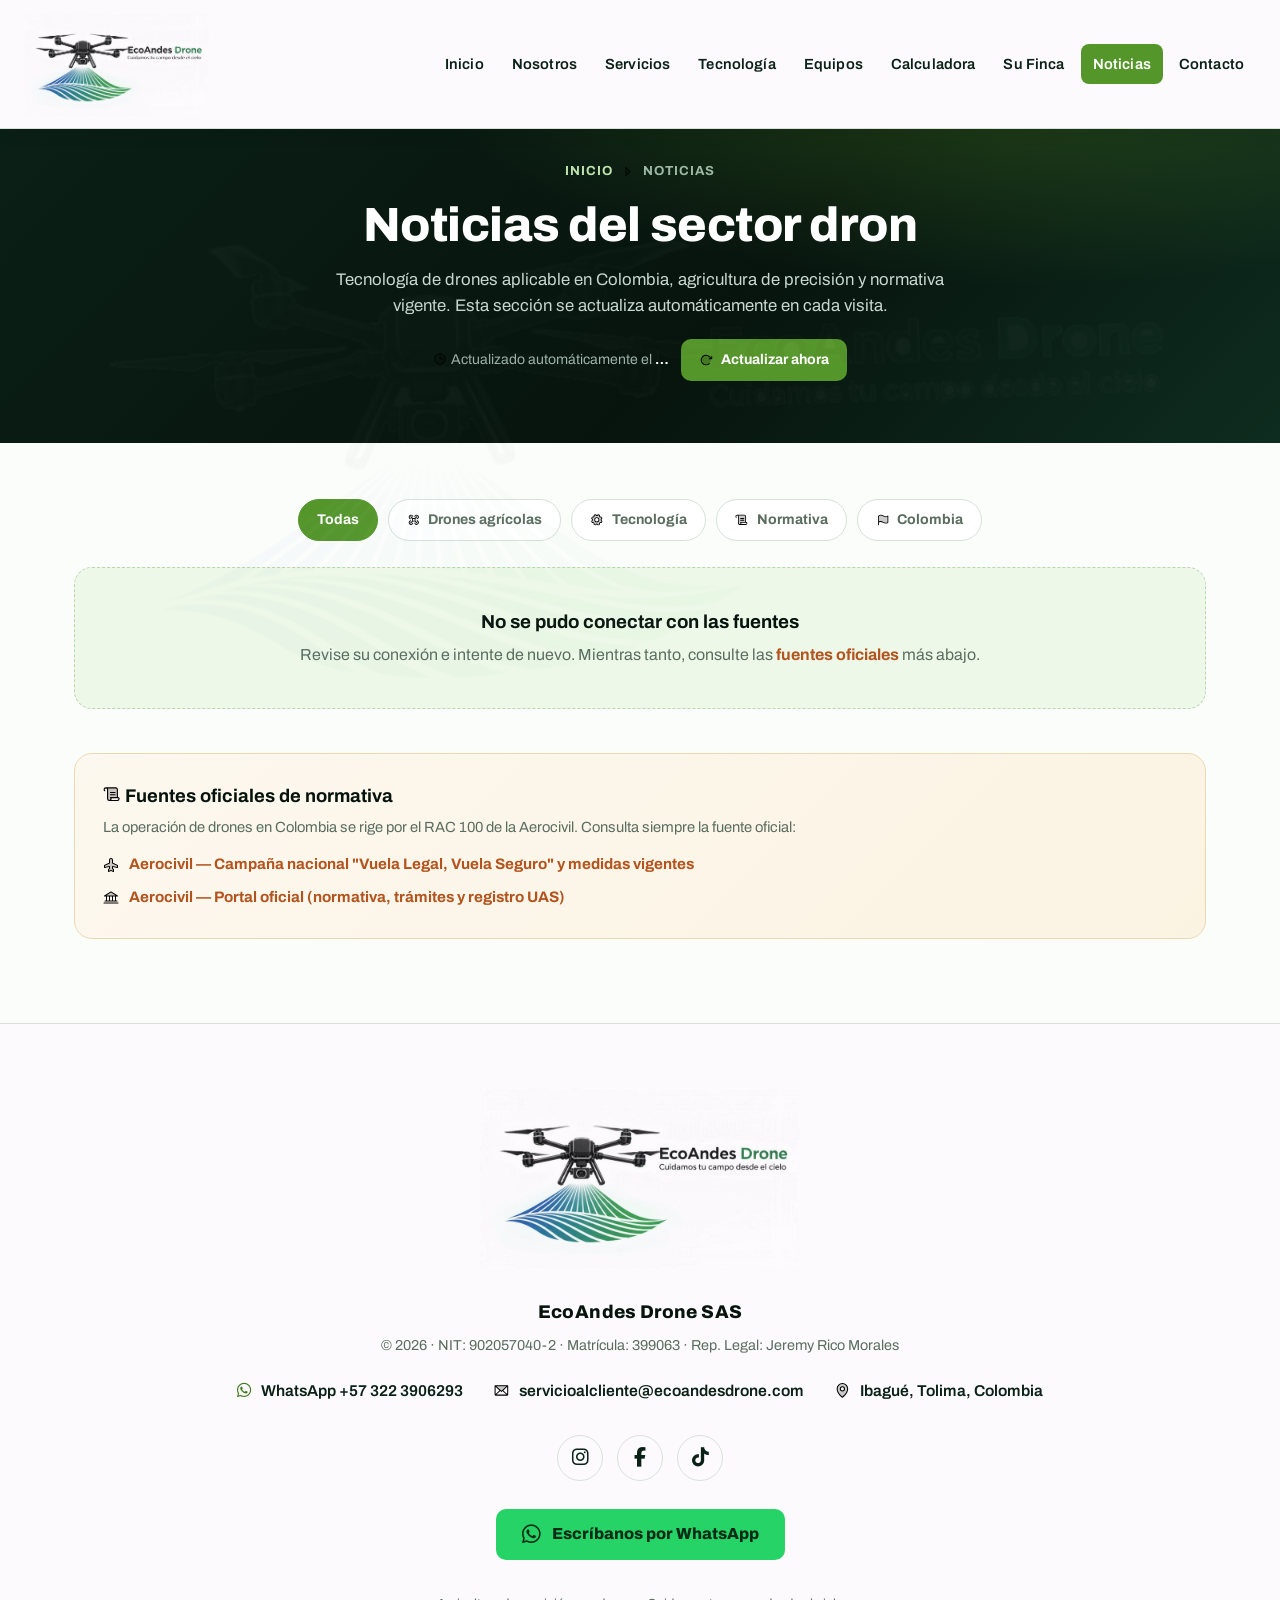
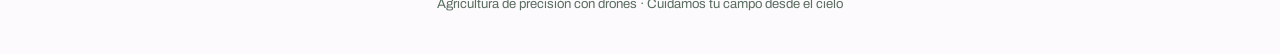
<file: noticias.html>
<!doctype html>
<html lang="es">
  <head>
    <meta charset="utf-8" />
    <meta name="viewport" content="width=device-width, initial-scale=1, viewport-fit=cover" />
    <meta name="color-scheme" content="light" />
    <meta name="description" content="Noticias y avances de EcoAndes Drone SAS: agricultura de precisión con drones, tecnología para el campo colombiano y la app Su Finca." /><link rel="canonical" href="https://ecoandesdrone.com/noticias.html"><meta property="og:type" content="website"><meta property="og:site_name" content="EcoAndes Drone SAS"><meta property="og:title" content="Noticias del sector | EcoAndes Drone SAS"><meta property="og:description" content="Noticias y avances de EcoAndes Drone SAS: agricultura de precisión con drones, tecnología para el campo colombiano y la app Su Finca."><meta property="og:url" content="https://ecoandesdrone.com/noticias.html"><meta property="og:image" content="https://ecoandesdrone.com/assets/hero-amanecer.webp"><meta name="twitter:card" content="summary_large_image"><meta name="twitter:title" content="Noticias del sector | EcoAndes Drone SAS"><meta name="twitter:description" content="Noticias y avances de EcoAndes Drone SAS: agricultura de precisión con drones, tecnología para el campo colombiano y la app Su Finca."><meta name="twitter:image" content="https://ecoandesdrone.com/assets/hero-amanecer.webp"><script type="application/ld+json">{"@context":"https://schema.org","@type":"Organization","name":"EcoAndes Drone SAS","url":"https://ecoandesdrone.com/","logo":"https://ecoandesdrone.com/assets/logo-estatico.webp","description":"Agricultura de precisión con drones en Colombia.","email":"servicioalcliente@ecoandesdrone.com","telephone":"+57-322-3906293","address":{"@type":"PostalAddress","addressLocality":"Ibagué","addressRegion":"Tolima","addressCountry":"CO"},"sameAs":["https://www.facebook.com/profile.php?id=61594143916085","https://www.instagram.com/ecoandesdrone/","https://www.tiktok.com/@ecoandesdrone"]}</script>
    <link rel="icon" href="assets/favicon.ico" />
    <title>Noticias del sector | EcoAndes Drone SAS</title>
    <link rel="stylesheet" href="assets/fonts/archivo.css" />
    <link rel="stylesheet" href="assets/fontawesome.css" />
    <style>
      :root{
        --ink:#07140e;
        --ink-2:#0b2117;
        --green:#55962a;
        --green-dark:#3f7a1f;
        --green-mid:#dcefd2;
        --pale:#edf8e8;
        --paper:#fbfdfb;
        --line:#d7e1da;
        --text:#1c2b21;
        --muted:#5a6d60;
        --white:#ffffff;
        --shadow:0 10px 30px rgba(7,20,14,.08);
        --shadow-lg:0 24px 60px rgba(2,8,5,.35);
        --radius:14px;
      }
      *{box-sizing:border-box}
      html{scroll-behavior:smooth}
      body{
        margin:0;
        font-family:"Archivo",system-ui,-apple-system,"Segoe UI",sans-serif;
        color:var(--text);
        background:var(--paper);
        line-height:1.55;
        -webkit-font-smoothing:antialiased;
      }
      img{max-width:100%;display:block}
      a{text-decoration:none;color:inherit}
      button{font:inherit}
      .wrap{max-width:1180px;margin:0 auto;padding:0 24px}
      .page-view[hidden]{display:none}

      /* ---------- LOGO: EL ORIGINAL, TAL CUAL, SOBRE BLANCO ----------
         Decisión del dueño: fondo blanco y el logo ORIGINAL a todo color,
         sin versiones en negativo, sin recolorear, sin halos ni
         difuminados. Se usa el archivo animado original del sitio
         (assets/logo-animado.gif: dron oscuro, "EcoAndes" en su tinta,
         "Drone" en verde, surcos azul-verde, eslogan debajo, hélices
         girando), idéntico en menú y pie. Su fondo nativo es un
         blanco cálido (#fcfafc); por eso el encabezado y el pie usan
         exactamente ese blanco: el logo se funde con la superficie
         sin rectángulo visible, sin tocar un píxel del arte. */

      /* ---------- MENÚ FIJO ---------- */
      .site-header{
        position:fixed;inset:0 0 auto 0;z-index:100;
        background:#fcfafc;
        border-bottom:1px solid var(--line);
        box-shadow:0 4px 18px rgba(7,20,14,.06);
      }
      .header-in{
        display:flex;align-items:center;gap:20px;
        max-width:1280px;margin:0 auto;padding:10px 24px;
      }
      .brand{display:flex;align-items:center;flex:none;padding:2px 0}
      .brand-logo{
        height:104px;width:auto;display:block;
      }
      .main-nav{margin-left:auto}
      .main-nav ul{
        display:flex;align-items:center;gap:4px;
        list-style:none;margin:0;padding:0;
      }
      .main-nav a{
        display:block;padding:9px 12px;border-radius:8px;
        color:var(--ink-2);font-size:.92rem;font-weight:600;letter-spacing:.01em;
        transition:background .2s,color .2s;cursor:pointer;
      }
      .main-nav a:hover{background:var(--pale);color:var(--green-dark)}
      .main-nav a.active{background:var(--green);color:#fff}
      .nav-toggle{
        display:none;margin-left:auto;
        background:transparent;border:1px solid var(--line);
        color:var(--ink-2);border-radius:8px;padding:8px 12px;font-size:1rem;cursor:pointer;
      }

      /* ---------- PANTALLA DE APERTURA (SPLASH) ----------
         Reproduce la del sitio vigente: al ENTRAR, primero se ve
         el logo grande y centrado, y después la página, con un
         fundido suave. Fondo verde oscuro radial; en el centro, el
         logo animado ORIGINAL (assets/logo-animado.gif, el mismo
         archivo, con las hélices girando) sobre su tarjeta blanca
         redondeada — su fondo nativo es ese blanco cálido, así que
         se funde con la tarjeta sin tocar un píxel —; debajo, el
         nombre, el eslogan y la barra de carga. Mismo ritmo del
         sitio actual: se oculta a los 450 ms del DOMContentLoaded
         (respaldo absoluto a los 1400 ms) y se desvanece en 0.7 s.
         Un toque o clic la salta y entra directo. Es solo de
         ENTRADA: la navegación interna entre páginas no la repite. */
      #splash{
        position:fixed;inset:0;z-index:9999;
        background:radial-gradient(circle at center,#163b27,#06110b 72%);
        display:grid;place-items:center;
        transition:opacity .7s,visibility .7s;
        cursor:pointer;
      }
      #splash.hidden{opacity:0;visibility:hidden;pointer-events:none}
      body.splash-lock{overflow:hidden}
      .splash-inner{text-align:center;color:#fff;padding:0 20px}
      .splash-card{
        width:min(310px,72vw);margin:0 auto;line-height:0;
        padding:18px 22px;border-radius:28px;
        background:#fcfafc;box-shadow:0 28px 80px rgba(0,0,0,.35);
        animation:splashLogoIn 1.1s cubic-bezier(.2,.8,.2,1);
      }
      .splash-card img{width:100%;height:auto;display:block}
      .splash-title{
        font-size:clamp(2rem,5vw,3.2rem);font-weight:900;
        margin-top:22px;letter-spacing:-.03em;line-height:1.05;
        animation:splashRise .9s .25s both;
      }
      .splash-title span{color:#2b854d}
      .splash-sub{
        color:#b8c9bd;margin-top:5px;font-size:1.02rem;
        animation:splashRise .9s .45s both;
      }
      .splash-loader{
        width:170px;height:3px;background:#284535;border-radius:9px;
        margin:28px auto 0;overflow:hidden;
      }
      .splash-loader::after{
        content:"";display:block;height:100%;width:45%;
        background:#2b854d;animation:splashLoad 1.7s ease-in-out infinite;
      }
      @keyframes splashLogoIn{
        from{opacity:0;transform:scale(.7) rotate(-8deg)}
        to{opacity:1;transform:none}
      }
      @keyframes splashRise{
        from{opacity:0;transform:translateY(15px)}
        to{opacity:1;transform:none}
      }
      @keyframes splashLoad{
        0%{transform:translateX(-120%)}
        100%{transform:translateX(380%)}
      }

      /* ---------- HERO (INICIO) — CONCEPTO 9 "AMANECER", LA ESCENA TAL CUAL ----------
         El fondo del hero ES la escena fotográfica del Concepto 9 que
         el dueño vio y escogió (assets/hero-amanecer.webp): cielo
         luminoso de amanecer, el dron a la derecha rociando sobre el
         campo verde, a todo el ancho y alto del hero, sin degradados
         sintéticos ni máscaras de fundido. La escena va LIMPIA, sin
         ningún texto impreso: los únicos textos son los elementos
         HTML vivos de aquí — a la izquierda, el titular oscuro en dos
         líneas, el subtítulo y los botones, en las mismas posiciones
         y proporciones de la referencia. */
      .hero{
        position:relative;color:var(--text);
        display:flex;align-items:flex-start;
        min-height:clamp(560px,44.2vw,900px);
        padding:clamp(96px,9.7vw,250px) 0 60px;
        overflow:hidden;background:#e7edd6;
      }
      .hero-bg{
        position:absolute;inset:0;z-index:0;
        width:100%;height:100%;
        object-fit:cover;object-position:50% 50%;
      }
      .hero-in{position:relative;z-index:2;width:100%;margin:0 auto;padding:0 24px 0 clamp(24px,8.8vw,260px)}
      .hero-copy{max-width:720px;text-align:left}
      .hero h1{
        margin:0;font-size:clamp(2.4rem,4.7vw,5.2rem);
        font-weight:800;line-height:1.1;letter-spacing:-.015em;color:var(--ink);
      }
      .hero h1 .l{display:block}
      .hero .sub{
        margin:24px 0 0;max-width:640px;
        font-size:clamp(1.02rem,1.55vw,1.3rem);color:#22312a;font-weight:500;
      }
      .hero .sub .dot{color:var(--green);font-weight:800;padding:0 2px}
      .hero-actions{
        margin-top:40px;display:flex;gap:14px;justify-content:flex-start;flex-wrap:wrap;
      }
      /* Botones como en la referencia: el principal, verde sólido; el
         secundario, claro y translúcido sobre la luz del cielo. */
      .hero .btn-green{box-shadow:0 14px 30px rgba(85,150,42,.35)}
      .hero .btn-outline{background:rgba(255,255,255,.78);border-color:rgba(63,122,31,.55)}
      .hero .btn-outline:hover{background:#fff}
      .btn{
        display:inline-flex;align-items:center;gap:10px;
        padding:14px 28px;border-radius:10px;
        font-size:1rem;font-weight:700;letter-spacing:.01em;
        transition:transform .15s,background .2s,border-color .2s;
        cursor:pointer;border:0;
      }
      .btn:active{transform:translateY(1px)}
      .btn-green{background:var(--green);color:#fff}
      .btn-green:hover{background:var(--green-dark)}
      .btn-outline{border:2px solid var(--green-dark);color:var(--green-dark);background:transparent}
      .btn-outline:hover{border-color:var(--green-dark);background:var(--pale)}
      .btn-dark{background:var(--ink-2);color:#fff}
      .btn-dark:hover{background:var(--ink)}

      /* ---------- MARCA DE AGUA FIJA ---------- */
      .site-watermark{
        position:fixed;inset:0;z-index:1;pointer-events:none;
        display:grid;place-items:center;overflow:hidden;opacity:.028;
      }
      .site-watermark img{
        width:min(1040px,82vw);height:auto;
        transform:rotate(-2deg) scale(1.04);will-change:transform;
        animation:watermarkDrift 18s ease-in-out infinite alternate;
      }
      @keyframes watermarkDrift{
        from{transform:rotate(-2deg) scale(1.04) translate3d(-1.5%,0,0)}
        to{transform:rotate(-2deg) scale(1.08) translate3d(1.5%,1%,0)}
      }
      section,.trust-band,.site-footer,.page-hero{position:relative;z-index:0}
      .wrap,.trust-in{position:relative;z-index:2}
      .site-footer > *{position:relative;z-index:2}

      /* ---------- FRANJA DE DATOS ---------- */
      .trust-band{background:var(--pale);border-bottom:1px solid var(--line)}
      .trust-in{
        display:flex;flex-wrap:wrap;justify-content:center;align-items:center;
        gap:10px 0;padding:20px 24px;max-width:1180px;margin:0 auto;text-align:center;
      }
      .trust-item{
        display:inline-flex;align-items:center;gap:9px;
        font-size:.95rem;font-weight:600;color:var(--ink-2);padding:2px 20px;
      }
      .trust-item i{color:var(--green-dark);font-size:1rem}
      .trust-item + .trust-item{border-left:1px solid #c4d8bf}

      /* ---------- SECCIONES ---------- */
      section{padding:84px 0}
      .section-head{text-align:center;max-width:680px;margin:0 auto 48px}
      .section-head h2{
        margin:0;font-size:clamp(1.7rem,3.6vw,2.4rem);font-weight:800;color:var(--ink);
        letter-spacing:-.01em;line-height:1.15;
      }
      .section-head p{margin:14px 0 0;color:var(--muted);font-size:1.05rem}
      .section-head.left{text-align:left;margin-left:0}
      .kicker{
        display:block;color:var(--green-dark);font-size:.78rem;font-weight:800;
        letter-spacing:.13em;text-transform:uppercase;margin-bottom:10px;
      }

      /* ---------- ENCABEZADO DE PÁGINA INTERNA ---------- */
      .page-hero{
        background:linear-gradient(135deg,var(--ink-2),var(--ink) 60%,#0e2c1f);
        color:#fff;text-align:center;
        padding:158px 24px 62px;overflow:hidden;
      }
      .page-hero::after{
        content:"";position:absolute;inset:0;
        background:radial-gradient(600px 220px at 80% 15%,rgba(85,150,42,.35),transparent);
        pointer-events:none;
      }
      .page-hero .in{position:relative;z-index:1;max-width:760px;margin:0 auto}
      .page-hero h1{
        margin:0;font-size:clamp(1.9rem,4.6vw,3rem);font-weight:800;
        letter-spacing:-.01em;line-height:1.12;
      }
      .page-hero p{margin:14px auto 0;color:#c9d8cf;font-size:1.05rem;max-width:640px}
      .page-crumb{
        display:inline-flex;align-items:center;gap:8px;margin-bottom:18px;
        font-size:.82rem;font-weight:700;letter-spacing:.08em;text-transform:uppercase;color:#9db8a4;
      }
      .page-crumb a{color:#bfe3ac;cursor:pointer}
      .page-crumb a:hover{color:#fff}

      /* ---------- EXPLORE (tarjetas-puerta) ---------- */
      .grid-6{display:grid;grid-template-columns:repeat(3,1fr);gap:22px}
      .card{
        background:var(--white);border:1px solid var(--line);border-radius:var(--radius);
        padding:34px 28px 30px;text-align:center;box-shadow:var(--shadow);
        display:flex;flex-direction:column;align-items:center;
        transition:transform .18s,box-shadow .18s,border-color .18s;cursor:pointer;
      }
      .card:hover{transform:translateY(-4px);border-color:#bcd6b2;box-shadow:0 18px 40px rgba(7,20,14,.12)}
      .card .icon{
        width:64px;height:64px;border-radius:16px;
        background:var(--pale);color:var(--green-dark);
        display:flex;align-items:center;justify-content:center;
        font-size:1.7rem;margin-bottom:18px;
      }
      .card .icon svg{width:36px;height:36px}
      .card h3{margin:0;font-size:1.18rem;font-weight:700;color:var(--ink)}
      .card p{margin:9px 0 0;color:var(--muted);font-size:.97rem}
      .card .go{
        margin-top:auto;padding-top:18px;
        font-size:.9rem;font-weight:700;color:var(--green-dark);
        display:inline-flex;align-items:center;gap:7px;
      }

      /* ---------- TARJETAS GENÉRICAS ---------- */
      .grid-2{display:grid;grid-template-columns:repeat(2,1fr);gap:22px}
      .grid-3{display:grid;grid-template-columns:repeat(3,1fr);gap:22px}
      .grid-4{display:grid;grid-template-columns:repeat(4,1fr);gap:20px}
      .info-card{
        background:var(--white);border:1px solid var(--line);border-radius:var(--radius);
        padding:32px 28px;box-shadow:var(--shadow);
      }
      .info-card .icon{
        width:58px;height:58px;border-radius:16px;margin-bottom:18px;
        background:var(--pale);color:var(--green-dark);
        display:flex;align-items:center;justify-content:center;font-size:1.5rem;
      }
      .info-card h3{margin:0;font-size:1.22rem;font-weight:700;color:var(--ink)}
      .info-card p{margin:9px 0 0;color:var(--muted);font-size:.98rem}
      .info-card ul{margin:12px 0 0;padding-left:18px;color:var(--muted);font-size:.95rem}
      .info-card ul li{margin:5px 0}
      .info-card ul strong{color:var(--text)}

      /* ---------- SU FINCA ---------- */
      .sufinca{background:linear-gradient(180deg,#e6f3dc 0%,var(--pale) 100%);border-block:1px solid var(--line)}
      .mini-card{
        background:var(--white);border:1px solid #d3e4cb;border-radius:var(--radius);
        padding:28px 22px;text-align:center;box-shadow:var(--shadow);
      }
      .mini-card .icon{
        width:56px;height:56px;border-radius:50%;margin:0 auto 15px;
        background:var(--ink-2);color:#bfe3ac;
        display:flex;align-items:center;justify-content:center;font-size:1.45rem;
      }
      .mini-card .icon svg{width:30px;height:30px}
      .mini-card h3{margin:0;font-size:1.05rem;font-weight:700;color:var(--ink)}
      .mini-card p{margin:8px 0 0;color:var(--muted);font-size:.92rem}
      .center-action{text-align:center;margin-top:42px}

      /* ---------- PASOS / FLUJO ---------- */
      .steps{display:grid;grid-template-columns:repeat(3,1fr);gap:22px;position:relative}
      .steps-4{grid-template-columns:repeat(4,1fr)}
      .step{text-align:center;padding:12px 22px 4px;position:relative}
      a.step{cursor:pointer}
      a.step:hover h3{color:var(--green-dark)}
      .step .icon{
        width:84px;height:84px;border-radius:50%;margin:0 auto 20px;
        background:var(--white);border:2px solid var(--green-mid);
        color:var(--green-dark);box-shadow:var(--shadow);
        display:flex;align-items:center;justify-content:center;font-size:2rem;
        position:relative;z-index:1;
      }
      .step .icon svg{width:46px;height:46px}
      .step .num{
        position:absolute;top:2px;left:50%;transform:translateX(26px);
        width:30px;height:30px;border-radius:50%;z-index:2;
        background:var(--green);color:#fff;font-weight:800;font-size:.95rem;
        display:flex;align-items:center;justify-content:center;
        border:3px solid var(--paper);
      }
      .step h3{margin:0;font-size:1.2rem;font-weight:700;color:var(--ink)}
      .step p{margin:10px auto 0;color:var(--muted);font-size:.98rem;max-width:300px}
      @media (min-width:821px){
        .steps::before{
          content:"";position:absolute;top:54px;left:19%;right:19%;
          border-top:2px dashed #bcd6b2;z-index:0;
        }
        .steps-4::before{left:12%;right:12%}
      }

      /* ---------- DATOS DE EMPRESA ---------- */
      .data-list{
        background:var(--white);border:1px solid var(--line);border-radius:var(--radius);
        box-shadow:var(--shadow);overflow:hidden;
      }
      .data-row{
        display:flex;gap:16px;align-items:flex-start;
        padding:18px 26px;border-bottom:1px solid var(--line);
      }
      .data-row:last-child{border-bottom:0}
      .data-row i{color:var(--green-dark);font-size:1.1rem;margin-top:3px;width:22px;text-align:center;flex:none}
      .data-row b{display:block;font-size:.8rem;letter-spacing:.07em;text-transform:uppercase;color:var(--muted)}
      .data-row span{font-size:1.02rem;font-weight:600;color:var(--ink)}
      .data-row a{color:var(--green-dark);font-weight:700}
      .data-row a:hover{text-decoration:underline}

      /* ---------- MARCO NORMATIVO ---------- */
      .norm-grid{display:grid;grid-template-columns:repeat(3,1fr);gap:18px}
      .norm-item{
        padding:26px;border:1px solid var(--line);border-radius:var(--radius);
        background:var(--white);box-shadow:var(--shadow);
      }
      .norm-item i{color:var(--green-dark);font-size:1.5rem;margin-bottom:14px;display:block}
      .norm-item h4{margin:0 0 6px;font-size:1rem;color:var(--ink)}
      .norm-item p{margin:0;font-size:.9rem;color:var(--muted)}
      .notice{
        margin-top:24px;padding:20px 22px;border-left:4px solid var(--green);
        background:#f2f8f2;border-radius:0 12px 12px 0;color:#3c5144;font-size:.94rem;
      }
      .notice a{color:var(--green-dark);font-weight:700}
      .notice a:hover{text-decoration:underline}

      /* ---------- ACORDEÓN DE SERVICIOS ---------- */
      .accordion{max-width:920px;margin:0 auto;display:grid;gap:13px}
      .acc{
        background:#fff;border:1px solid var(--line);border-radius:16px;
        overflow:hidden;box-shadow:0 8px 25px rgba(7,20,14,.045);
      }
      .acc.featured{border:2px solid var(--green)}
      .acc-head{
        display:flex;align-items:center;gap:16px;width:100%;
        padding:20px 22px;cursor:pointer;background:transparent;border:0;text-align:left;
      }
      .acc-icon{
        width:52px;height:52px;border-radius:15px;background:var(--pale);
        display:flex;align-items:center;justify-content:center;
        color:var(--green-dark);flex:none;font-size:1.25rem;
      }
      .acc-title{flex:1;font-weight:800;font-size:1.05rem;color:var(--ink)}
      .acc .chev{transition:transform .3s;color:#82938a}
      .acc.open .chev{transform:rotate(180deg);color:var(--green-dark)}
      .acc-body{max-height:0;overflow:hidden;transition:max-height .45s ease}
      .acc.open .acc-body{max-height:700px}
      .acc-content{padding:0 24px 24px 90px;color:var(--muted);font-size:.97rem}
      .acc-content ul{margin-top:10px;padding-left:18px}
      .acc-content li{margin:6px 0}
      .acc-content strong{color:var(--ink)}

      /* ---------- PROCESO DE TRABAJO (banda oscura) ---------- */
      .process-band{
        margin-top:30px;background:var(--ink);color:#fff;border-radius:24px;
        padding:40px;box-shadow:0 24px 65px rgba(7,20,14,.18);
      }
      .process-band h3{margin:0;font-size:clamp(1.6rem,3vw,2.3rem);line-height:1.1;color:#fff}
      .process-band .lead{color:#b9c9bf;max-width:680px;margin:12px 0 0}
      .process-steps{display:grid;grid-template-columns:repeat(5,1fr);gap:12px;margin-top:30px}
      .process-steps > div{
        padding:18px;border:1px solid rgba(255,255,255,.1);
        background:rgba(255,255,255,.045);border-radius:16px;min-height:150px;
      }
      .process-steps b{
        display:inline-flex;align-items:center;justify-content:center;
        width:34px;height:34px;border-radius:50%;
        background:rgba(85,150,42,.22);color:#bde7c3;font-size:.75rem;margin-bottom:18px;
      }
      .process-steps strong{display:block;margin-bottom:5px}
      .process-steps span{display:block;color:#9fb1a6;font-size:.84rem}
      .check-points{display:grid;gap:10px;margin-top:22px}
      .check-points span{display:flex;gap:9px;align-items:center;font-weight:600;color:var(--ink)}
      .check-points i{color:var(--green-dark)}

      /* ---------- FICHA T55 ---------- */
      .t55-spec{
        display:grid;grid-template-columns:1.2fr .8fr;gap:26px;align-items:stretch;
        background:#fff;border:1px solid var(--line);border-radius:22px;
        padding:36px;box-shadow:var(--shadow);
      }
      .t55-spec h3{margin:0 0 10px;font-size:1.9rem;color:var(--ink)}
      .t55-spec p{color:var(--muted);line-height:1.75;margin:0}
      .spec-list{display:grid;grid-template-columns:1fr 1fr;gap:12px}
      .spec-list span{border:1px solid var(--line);border-radius:16px;padding:18px;background:var(--paper)}
      .spec-list b{display:block;font-size:1.45rem;color:var(--green-dark)}
      .spec-list small{color:var(--muted)}
      .disclaimer{
        display:flex;gap:12px;align-items:flex-start;margin-top:20px;
        padding:18px 20px;border-left:4px solid var(--green);
        background:#f2f8f2;border-radius:0 12px 12px 0;color:#496055;font-size:.9rem;
      }
      .disclaimer i{color:var(--green-dark);margin-top:4px}
      .disclaimer p{margin:0}

      /* ---------- GALERÍA Y VIDEOS ---------- */
      .gallery-grid{display:grid;grid-template-columns:repeat(3,1fr);gap:18px}
      .gallery-item{
        position:relative;border-radius:18px;overflow:hidden;background:var(--ink-2);
        box-shadow:var(--shadow);margin:0;
      }
      .gallery-item img{width:100%;height:300px;object-fit:cover;display:block}
      .gallery-item figcaption{
        position:absolute;inset:auto 0 0;padding:56px 20px 16px;color:#fff;
        background:linear-gradient(transparent,rgba(0,0,0,.78));
        font-size:.95rem;font-weight:700;
      }
      .gallery-item figcaption span{color:#8fd07a}
      .dark-band{background:linear-gradient(180deg,var(--ink) 0%,var(--ink-2) 100%);color:#fff}
      .dark-band .section-head h2{color:#fff}
      .dark-band .section-head p{color:#aebfb4}
      .video-grid{display:grid;grid-template-columns:repeat(3,1fr);gap:18px}
      .video-card{
        position:relative;border-radius:18px;overflow:hidden;background:#020805;
        border:1px solid rgba(255,255,255,.09);box-shadow:0 22px 55px rgba(0,0,0,.28);
      }
      .video-card.featured{grid-column:span 2}
      .video-card video{width:100%;height:260px;object-fit:cover;display:block;background:#020805}
      .video-card.featured video{height:320px}
      .video-card .v-label{
        position:absolute;left:16px;bottom:14px;z-index:2;color:#fff;
        font-weight:700;font-size:.92rem;text-shadow:0 2px 10px rgba(0,0,0,.5);
        pointer-events:none;
      }
      .video-card .v-label small{display:block;color:rgba(255,255,255,.75);font-weight:500;font-size:.78rem}
      .video-note{margin:20px auto 0;max-width:820px;text-align:center;color:#91a69a;font-size:.85rem}

      /* ---------- CALCULADORA ---------- */
      .calc-wrap{background:linear-gradient(180deg,#f4f9f4 0%,#e9f3e9 100%);border-block:1px solid var(--line)}
      .calc-grid{display:grid;grid-template-columns:1fr 1fr;gap:28px;align-items:start;max-width:1020px;margin:0 auto}
      .calc-form,.calc-result{
        background:#fff;border:1px solid var(--line);border-radius:22px;
        padding:34px;box-shadow:var(--shadow);
      }
      .calc-form h3,.calc-result h3{margin:0 0 6px;font-size:1.35rem;color:var(--ink)}
      .calc-sub{color:var(--muted);font-size:.92rem;margin:0 0 22px}
      .field{margin-bottom:16px}
      .field > label{display:block;font-weight:700;font-size:.88rem;margin-bottom:7px;color:var(--ink)}
      .field input,.field select,.field textarea{
        width:100%;padding:13px 15px;border:1px solid #d7e1da;border-radius:12px;
        font:inherit;background:var(--paper);outline:none;color:var(--text);
      }
      .field input:focus,.field select:focus,.field textarea:focus{
        border-color:var(--green);box-shadow:0 0 0 3px rgba(85,150,42,.15);
      }
      .terrain{display:grid;grid-template-columns:1fr 1fr;gap:12px}
      .terrain label{
        position:relative;display:block;border:1px solid #d7e1da;border-radius:14px;
        padding:14px;cursor:pointer;background:var(--paper);transition:.2s;
      }
      .terrain input{position:absolute;opacity:0;pointer-events:none}
      .terrain label:has(input:checked){border-color:var(--green);background:#f2f9f0;box-shadow:0 0 0 3px rgba(85,150,42,.15)}
      .terrain label:has(input:focus-visible){outline:2px solid var(--green-dark);outline-offset:2px}
      .terrain b{display:block;font-size:1rem;color:var(--ink)}
      .terrain b i{color:var(--green-dark);margin-right:7px}
      .terrain small{color:var(--muted);display:block;margin-top:2px}
      .terrain .price{color:var(--green-dark);font-weight:800;margin-top:6px;display:block}
      .calc-result{display:none}
      .calc-result.show{display:block}
      .calc-total{
        font-size:clamp(2.1rem,5vw,2.8rem);font-weight:900;letter-spacing:-.02em;
        color:var(--green-dark);margin:6px 0 4px;
      }
      .calc-lines{
        display:grid;gap:8px;margin:18px 0;padding:18px;
        background:#f7faf7;border:1px solid var(--line);border-radius:14px;font-size:.92rem;
      }
      .calc-lines div{display:flex;justify-content:space-between;gap:10px}
      .calc-lines span{color:var(--muted)}
      .calc-notes{font-size:.84rem;color:var(--muted);display:grid;gap:9px;margin-top:16px;line-height:1.6}
      .calc-notes i{color:var(--green-dark);margin-right:6px}
      .calc-error{
        display:none;color:#b3261e;background:#fdecea;border:1px solid #f5c6c0;
        border-radius:12px;padding:12px 14px;font-size:.88rem;margin-bottom:14px;
      }
      .calc-error.show{display:block}

      /* ---------- CONTACTO ---------- */
      .contact-grid{display:grid;grid-template-columns:.85fr 1.15fr;gap:28px;align-items:start}
      .contact-box,.contact-form{
        background:#fff;border:1px solid var(--line);border-radius:22px;
        padding:34px;box-shadow:var(--shadow);
      }
      .contact-box h3,.contact-form h3{margin:0 0 6px;font-size:1.3rem;color:var(--ink)}
      .details{display:grid;gap:16px;margin-top:22px}
      .detail{display:flex;gap:13px;align-items:flex-start}
      .detail i{color:var(--green-dark);margin-top:4px;width:22px;text-align:center;flex:none}
      .detail span{color:#52645a}
      .detail a{color:var(--green-dark);font-weight:700}
      .detail a:hover{text-decoration:underline}
      .contact-form{display:grid;gap:14px}
      .contact-form .field{margin-bottom:0}
      .form-status{text-align:center;color:var(--muted);font-size:.85rem;margin:0}

      /* ---------- NOTICIAS ---------- */
      .news-meta{
        display:flex;flex-wrap:wrap;gap:12px;align-items:center;justify-content:center;
        margin-top:20px;color:#9fb3a8;font-size:.88rem;
      }
      .news-meta strong{color:#fff}
      .btn-refresh{
        background:var(--green);color:#fff;border:0;font-weight:700;font-size:.88rem;
        padding:10px 18px;border-radius:10px;cursor:pointer;
        display:inline-flex;align-items:center;gap:8px;transition:background .2s;
      }
      .btn-refresh:hover{background:var(--green-dark)}
      .btn-refresh:disabled{opacity:.6;cursor:wait}
      .filters{display:flex;flex-wrap:wrap;gap:10px;justify-content:center;margin-bottom:8px}
      .chip{
        border:1.5px solid var(--line);background:#fff;color:var(--muted);
        font:inherit;font-weight:700;font-size:.88rem;padding:9px 18px;
        border-radius:999px;cursor:pointer;transition:.2s;
        display:inline-flex;align-items:center;gap:8px;
      }
      .chip i{font-size:.85rem}
      .chip:hover{border-color:var(--green);color:var(--green-dark)}
      .chip.active{background:var(--green);border-color:var(--green);color:#fff}
      .news-grid{display:grid;grid-template-columns:repeat(3,1fr);gap:18px;margin-top:26px}
      .news-card{
        background:#fff;border:1px solid var(--line);border-radius:18px;padding:22px;
        display:flex;flex-direction:column;gap:10px;
        transition:transform .2s,box-shadow .2s;
      }
      .news-card:hover{transform:translateY(-3px);box-shadow:0 14px 30px rgba(7,20,14,.10)}
      .news-top{display:flex;align-items:center;gap:8px;flex-wrap:wrap}
      .tag{
        font-size:.72rem;font-weight:800;letter-spacing:.05em;text-transform:uppercase;
        padding:4px 12px;border-radius:999px;color:#fff;background:var(--green);
      }
      .tag.tech{background:#2e5297}.tag.norm{background:#b3541e}.tag.col{background:#225e5a}
      .lang{
        font-size:.72rem;font-weight:700;color:var(--muted);
        border:1px solid var(--line);padding:3px 10px;border-radius:999px;
      }
      .news-card h3{margin:0;font-size:1.02rem;line-height:1.4}
      .news-card h3 a{color:var(--ink)}
      .news-card h3 a:hover{color:var(--green-dark)}
      .news-card p.ex{margin:0;color:var(--muted);font-size:.88rem;flex:1}
      .news-card-meta{
        display:flex;justify-content:space-between;align-items:center;gap:10px;
        margin-top:6px;font-size:.78rem;color:var(--muted);
      }
      .read-link{color:var(--green-dark);font-weight:800;white-space:nowrap}
      .read-link:hover{text-decoration:underline}
      .skel{border:1px solid var(--line);border-radius:18px;padding:22px;display:flex;flex-direction:column;gap:12px}
      .skel div{
        background:linear-gradient(90deg,var(--pale) 25%,#e9efeb 50%,var(--pale) 75%);
        background-size:200% 100%;animation:sh 1.4s infinite;border-radius:8px;
      }
      @keyframes sh{to{background-position:-200% 0}}
      .news-empty{
        background:var(--pale);border:1px dashed #bcd6b2;border-radius:18px;
        padding:40px 24px;text-align:center;color:var(--muted);grid-column:1/-1;
      }
      .news-empty h3{margin:0 0 6px;color:var(--ink)}
      .news-empty p{margin:0}
      .cache-note{
        background:#fff8e6;border:1px solid #ecd9ae;color:#8a6d1f;font-size:.85rem;
        border-radius:12px;padding:10px 16px;margin:18px auto 0;max-width:680px;
        text-align:center;display:none;
      }
      .official{
        margin-top:44px;background:linear-gradient(135deg,#fdf8ef,#fbf3e2);
        border:1px solid #ecd9ae;border-radius:18px;padding:28px;
      }
      .official h2{margin:0 0 6px;font-size:1.15rem;color:var(--ink)}
      .official p{color:var(--muted);font-size:.92rem;margin:0 0 14px}
      .official ul{list-style:none;margin:0;padding:0;display:grid;gap:10px}
      .official li{display:flex;gap:10px;align-items:flex-start}
      .official li i{color:#b3541e;margin-top:4px}
      .official a{color:#b3541e;font-weight:700;font-size:.95rem}
      .official a:hover{text-decoration:underline}

      /* ---------- PIE ---------- */
      /* Pie claro, consistente con el encabezado: mismo blanco del logo,
         textos en oscuro, logo original a todo color. */
      .site-footer{
        background:#fcfafc;color:var(--text);text-align:center;
        padding:64px 24px 40px;border-top:1px solid var(--line);
      }
      /* Logo del pie: el original animado, idéntico al del menú,
         fundido sobre el blanco del pie. */
      .footer-logo{display:inline-block;line-height:0}
      .footer-logo img{width:min(320px,74vw);height:auto;display:block}
      .footer-name{margin:22px 0 0;font-size:1.15rem;font-weight:800;color:var(--ink);letter-spacing:.02em}
      .footer-legal{margin:8px auto 0;font-size:.9rem;color:var(--muted);max-width:640px}
      .footer-contact{
        margin:22px auto 0;display:flex;flex-wrap:wrap;justify-content:center;gap:10px 30px;
        font-size:.98rem;font-weight:600;color:var(--ink-2);
      }
      .footer-contact a,.footer-contact span{display:inline-flex;align-items:center;gap:9px}
      .footer-contact a:hover{color:var(--green-dark);text-decoration:underline}
      .footer-contact i{color:var(--green-dark);font-size:1.05rem}
      .social-row{margin-top:32px;display:flex;justify-content:center;gap:14px}
      .social-row a{
        width:46px;height:46px;border-radius:50%;
        border:1px solid var(--line);color:var(--ink-2);
        display:flex;align-items:center;justify-content:center;font-size:1.2rem;
        transition:background .2s,border-color .2s,color .2s;
      }
      .social-row a:hover{background:var(--green);border-color:var(--green);color:#fff}
      .wa-btn{
        margin-top:28px;display:inline-flex;align-items:center;gap:11px;
        background:#25d366;color:#062b16;font-weight:800;font-size:1rem;
        padding:13px 26px;border-radius:10px;transition:background .2s;
      }
      .wa-btn i{font-size:1.35rem}
      .wa-btn:hover{background:#1fb857}
      .footer-note{margin:34px 0 0;font-size:.82rem;color:var(--muted)}

      /* ---------- WHATSAPP FLOTANTE ---------- */
      .wa-float{
        position:fixed;right:20px;bottom:20px;z-index:200;
        width:58px;height:58px;border-radius:50%;
        display:flex;align-items:center;justify-content:center;
        background:#25d366;color:#fff;font-size:1.8rem;
        box-shadow:0 12px 30px rgba(37,211,102,.35);
        transition:transform .2s;
      }
      .wa-float:hover{transform:translateY(-2px) scale(1.04)}

      /* ---------- RESPONSIVE ---------- */
      @media (max-width:1080px){
        .main-nav a{padding:9px 8px;font-size:.86rem}
        .grid-4{grid-template-columns:repeat(2,1fr)}
        .steps-4{grid-template-columns:repeat(2,1fr)}
        .brand-logo{height:88px}
        .news-grid{grid-template-columns:repeat(2,1fr)}
        .video-grid{grid-template-columns:repeat(2,1fr)}
        .video-card.featured{grid-column:span 2}
      }
      @media (max-width:980px){
        .process-steps{grid-template-columns:repeat(2,1fr)}
        .t55-spec{grid-template-columns:1fr}
        .calc-grid{grid-template-columns:1fr}
        .contact-grid{grid-template-columns:1fr}
        .gallery-grid{grid-template-columns:repeat(2,1fr)}
      }
      @media (max-width:820px){
        .grid-6{grid-template-columns:repeat(2,1fr)}
        .grid-3,.norm-grid{grid-template-columns:1fr}
        .grid-2{grid-template-columns:1fr}
        .steps,.steps-4{grid-template-columns:1fr;gap:34px}
        .nav-toggle{display:block}
        .main-nav{
          display:none;position:absolute;top:100%;left:0;right:0;
          background:#fcfafc;border-top:1px solid var(--line);
          box-shadow:0 18px 30px rgba(7,20,14,.10);
          padding:10px 16px 16px;
          max-height:calc(100dvh - 90px);overflow-y:auto;
        }
        .main-nav.open{display:block}
        .main-nav ul{flex-direction:column;align-items:stretch;gap:2px}
        .main-nav a{padding:12px 14px;font-size:1rem}
        /* Amanecer en móvil: la misma escena fotográfica de fondo,
           encuadrada hacia su lado luminoso para que el texto vivo
           respire sobre el cielo claro como en la referencia, con el
           dron asomando a la derecha. Una leve aclaración local tras
           el texto (sin paneles duros) mantiene la lectura. */
        .hero{min-height:600px;padding:156px 0 72px}
        .hero::before{
          content:"";position:absolute;inset:0;z-index:1;
          background:linear-gradient(100deg,rgba(255,253,244,.60) 0%,rgba(255,253,244,.30) 55%,rgba(255,253,244,0) 88%);
        }
        .hero-bg{object-position:54% 50%}
        .hero h1{font-size:clamp(1.95rem,8.8vw,2.7rem)}
        .hero-in{padding:0 20px}
        .hero-copy{max-width:560px}
        .page-hero{padding:138px 20px 52px}
        section{padding:64px 0}
        .trust-item + .trust-item{border-left:none}
        .acc-content{padding:0 20px 20px 20px}
        .process-band{padding:28px 22px}
      }
      @media (max-width:620px){
        .process-steps{grid-template-columns:1fr}
        .spec-list{grid-template-columns:1fr}
        .terrain{grid-template-columns:1fr}
        .calc-form,.calc-result,.contact-box,.contact-form{padding:24px}
        .gallery-grid,.video-grid,.news-grid{grid-template-columns:1fr}
        .video-card.featured{grid-column:auto}
        .gallery-item img{height:240px}
      }
      @media (max-width:540px){
        .grid-6{grid-template-columns:1fr}
        .grid-4{grid-template-columns:1fr}
        .brand-logo{height:70px}
        .site-watermark{opacity:.026}
        .site-watermark img{width:118vw;max-width:none}
        .btn{width:100%;justify-content:center}
        .hero-actions{flex-direction:column;align-items:stretch}
        .wa-float{right:16px;bottom:16px;width:54px;height:54px;font-size:1.6rem}
      }
      @media (prefers-reduced-motion:reduce){
        html{scroll-behavior:auto}
        #splash{display:none}
        *{transition:none !important;animation:none !important}
        .brand-logo{content:url("assets/logo-estatico.webp")}
        .footer-logo img{content:url("assets/logo-estatico.webp")}
      }
    </style>
  <style>.ic{width:1em;height:1em;display:inline-block;vertical-align:-.12em;flex:none}.trust-item svg.ic{color:var(--green-dark);font-size:1rem}.data-row svg.ic{color:var(--green-dark);font-size:1.1rem;margin-top:3px;width:22px;text-align:center;flex:none}.norm-item svg.ic{color:var(--green-dark);font-size:1.5rem;margin-bottom:14px;display:block}.check-points svg.ic{color:var(--green-dark)}.disclaimer svg.ic{color:var(--green-dark);margin-top:4px}.terrain b svg.ic{color:var(--green-dark);margin-right:7px}.calc-notes svg.ic{color:var(--green-dark);margin-right:6px}.detail svg.ic{color:var(--green-dark);margin-top:4px;width:22px;text-align:center;flex:none}.chip svg.ic{font-size:.85rem}.official li svg.ic{color:#b3541e;margin-top:4px}.footer-contact svg.ic{color:var(--green-dark);font-size:1.05rem}.wa-btn svg.ic{font-size:1.35rem}.ic{transition:transform .3s ease;animation:icIn .55s ease both,icFloatAll 3.4s ease-in-out .6s infinite}@keyframes icIn{from{opacity:0;transform:translateY(.18em)}to{opacity:1;transform:translateY(0)}}@keyframes icFloatAll{0%,100%{transform:translateY(0)}50%{transform:translateY(-.1em)}}header .ic,footer .ic,nav .ic,p .ic,li .ic{animation:icIn .55s ease both}a:hover .ic,button:hover .ic{transform:translateY(-1px) scale(1.09)}.anim-dron{animation:icIn .55s ease both,icFloat 2.8s ease-in-out .6s infinite}@keyframes icFloat{0%,100%{transform:translateY(0) rotate(0deg)}50%{transform:translateY(-.2em) rotate(3deg)}}.anim-onda{animation:icIn .55s ease both,icPulse 2.2s ease-in-out .6s infinite}@keyframes icPulse{0%,100%{transform:scale(1)}50%{transform:scale(1.16)}}.anim-brote{animation:icIn .55s ease both,icSway 3s ease-in-out .6s infinite;transform-origin:50% 92%}@keyframes icSway{0%,100%{transform:rotate(-5deg)}50%{transform:rotate(5deg)}}.semaforo-anim .sf-l{opacity:.22}.semaforo-anim .sf-r{animation:sfR 3.6s linear infinite}.semaforo-anim .sf-a{animation:sfA 3.6s linear infinite}.semaforo-anim .sf-v{animation:sfV 3.6s linear infinite}@keyframes sfR{0%,28%{opacity:1}34%,100%{opacity:.22}}@keyframes sfA{0%,32%{opacity:.22}38%,62%{opacity:1}68%,100%{opacity:.22}}@keyframes sfV{0%,66%{opacity:.22}72%,96%{opacity:1}100%{opacity:.22}}@media (prefers-reduced-motion: reduce){.ic{animation:none!important;transition:none!important}}</style>
</head>
  <body>
<header class="site-header">
      <div class="header-in">
        <a class="brand" href="index.html" data-nav="inicio" aria-label="EcoAndes Drone — Inicio">
          <img class="brand-logo" src="assets/logo-animado.gif" alt="Logotipo animado EcoAndes Drone con hélices en movimiento" />
        </a>
        <button class="nav-toggle" id="navToggle" aria-label="Abrir menú" aria-expanded="false">
          <svg class="ic" aria-hidden="true" focusable="false"><use href="assets/iconos.svg#ic-menu"></use></svg>
        </button>
        <nav class="main-nav" id="mainNav" aria-label="Navegación principal">
          <ul>
            <li><a href="index.html" data-nav="inicio" class="active" aria-current="page">Inicio</a></li>
            <li><a href="nosotros.html" data-nav="nosotros">Nosotros</a></li>
            <li><a href="servicios.html" data-nav="servicios">Servicios</a></li>
            <li><a href="tecnologia.html" data-nav="tecnologia">Tecnología</a></li>
            <li><a href="equipos.html" data-nav="equipos">Equipos</a></li>
            <li><a href="calculadora.html" data-nav="calculadora">Calculadora</a></li>
            <li><a href="su-finca.html" data-nav="sufinca">Su Finca</a></li>
            <li><a href="noticias.html" data-nav="noticias">Noticias</a></li>
            <li><a href="contacto.html" data-nav="contacto">Contacto</a></li>
          </ul>
        </nav>
      </div>
    </header>
<div class="site-watermark" aria-hidden="true"><img src="assets/logo-estatico.webp" alt="" /></div>
<main id="app">
<div class="page-view" id="view-noticias">
      <div class="page-hero">
        <div class="in">
          <span class="page-crumb"><a href="index.html" data-nav="inicio">Inicio</a> <svg class="ic" aria-hidden="true" focusable="false"><use href="assets/iconos.svg#ic-chevron-right"></use></svg> Noticias</span>
          <h1>Noticias del sector dron</h1>
          <p>Tecnología de drones aplicable en Colombia, agricultura de precisión y normativa vigente. Esta sección se actualiza automáticamente en cada visita.</p>
          <div class="news-meta">
            <span><svg class="ic" aria-hidden="true" focusable="false"><use href="assets/iconos.svg#ic-clock"></use></svg> Actualizado automáticamente el <strong id="newsUpdated">…</strong></span>
            <button class="btn-refresh" id="newsRefresh" type="button"><svg class="ic" aria-hidden="true" focusable="false"><use href="assets/iconos.svg#ic-rotate-cw"></use></svg> Actualizar ahora</button>
          </div>
          <div class="cache-note" id="newsCacheNote">Mostrando noticias guardadas (sin conexión a las fuentes en este momento).</div>
        </div>
      </div>

      <section aria-label="Noticias del sector" style="padding-top:56px">
        <div class="wrap">
          <div class="filters" id="newsFilters">
            <button class="chip active" type="button" data-cat="todas">Todas</button>
            <button class="chip" type="button" data-cat="Drones agrícolas"><svg class="ic" aria-hidden="true" focusable="false"><use href="assets/iconos.svg#ic-dron-agricola"></use></svg> Drones agrícolas</button>
            <button class="chip" type="button" data-cat="Tecnología"><svg class="ic" aria-hidden="true" focusable="false"><use href="assets/iconos.svg#ic-settings"></use></svg> Tecnología</button>
            <button class="chip" type="button" data-cat="Normativa"><svg class="ic" aria-hidden="true" focusable="false"><use href="assets/iconos.svg#ic-scroll"></use></svg> Normativa</button>
            <button class="chip" type="button" data-cat="Colombia"><svg class="ic" aria-hidden="true" focusable="false"><use href="assets/iconos.svg#ic-flag"></use></svg> Colombia</button>
          </div>
          <div class="news-grid" id="newsGrid"></div>

          <div class="official">
            <h2><svg class="ic" aria-hidden="true" focusable="false" style="color:#b3541e"><use href="assets/iconos.svg#ic-scroll"></use></svg> Fuentes oficiales de normativa</h2>
            <p>La operación de drones en Colombia se rige por el RAC 100 de la Aerocivil. Consulta siempre la fuente oficial:</p>
            <ul>
              <li><svg class="ic" aria-hidden="true" focusable="false"><use href="assets/iconos.svg#ic-plane"></use></svg><a href="https://www.aerocivil.gov.co/publicaciones/4575/aeronautica-civil-fortalece-medidas-y-avanza-con-campana-nacional-para-el-uso-legal-y-seguro-de-drones/" target="_blank" rel="noopener">Aerocivil — Campaña nacional "Vuela Legal, Vuela Seguro" y medidas vigentes</a></li>
              <li><svg class="ic" aria-hidden="true" focusable="false"><use href="assets/iconos.svg#ic-landmark"></use></svg><a href="https://www.aerocivil.gov.co/" target="_blank" rel="noopener">Aerocivil — Portal oficial (normativa, trámites y registro UAS)</a></li>
            </ul>
          </div>
        </div>
      </section>
    </div><!-- /view-noticias -->

    <!-- ==================================================== -->
    <!-- ====================  CONTACTO  ==================== -->
    <!-- ==================================================== -->
</main>
<footer class="site-footer">
      <span class="footer-logo">
        <img src="assets/logo-animado.gif" alt="Logotipo de EcoAndes Drone" />
      </span>
      <p class="footer-name">EcoAndes Drone SAS</p>
      <p class="footer-legal">© 2026 · NIT: 902057040-2 · Matrícula: 399063 · Rep. Legal: Jeremy Rico Morales</p>
      <div class="footer-contact">
        <a href="https://wa.me/573223906293" target="_blank" rel="noopener"><i class="fa-brands fa-whatsapp" aria-hidden="true"></i> WhatsApp +57 322 3906293</a>
        <a href="mailto:servicioalcliente@ecoandesdrone.com"><svg class="ic" aria-hidden="true" focusable="false"><use href="assets/iconos.svg#ic-mail"></use></svg> servicioalcliente@ecoandesdrone.com</a>
        <span><svg class="ic" aria-hidden="true" focusable="false"><use href="assets/iconos.svg#ic-map-pin"></use></svg> Ibagué, Tolima, Colombia</span>
      </div>
      <div class="social-row" aria-label="Redes sociales de EcoAndes Drone">
        <a href="https://www.instagram.com/ecoandesdrone/" target="_blank" rel="noopener" aria-label="Instagram de EcoAndes Drone"><i class="fa-brands fa-instagram" aria-hidden="true"></i></a>
        <a href="https://www.facebook.com/profile.php?id=61594143916085" target="_blank" rel="noopener" aria-label="Facebook de EcoAndes Drone"><i class="fa-brands fa-facebook-f" aria-hidden="true"></i></a>
        <a href="https://www.tiktok.com/@ecoandesdrone" target="_blank" rel="noopener" aria-label="TikTok de EcoAndes Drone"><i class="fa-brands fa-tiktok" aria-hidden="true"></i></a>
      </div>
      <a class="wa-btn" href="https://wa.me/573223906293?text=Hola%20EcoAndes%20Drone%2C%20estoy%20interesado%20en%20sus%20servicios." target="_blank" rel="noopener">
        <i class="fa-brands fa-whatsapp" aria-hidden="true"></i> Escríbanos por WhatsApp
      </a>
      <p class="footer-note">Agricultura de precisión con drones · Cuidamos tu campo desde el cielo</p>
    </footer>
<script>
      (function () {
        'use strict';

        /* ============ ROUTER DE PÁGINAS (vistas) ============ */
        var PAGES = {
          inicio:      'EcoAndes Drone SAS | Cuidamos tu campo desde el cielo',
          nosotros:    'Nosotros | EcoAndes Drone SAS',
          servicios:   'Servicios | EcoAndes Drone SAS',
          tecnologia:  'Tecnología | EcoAndes Drone SAS',
          equipos:     'Equipos — DJI Agras T55 | EcoAndes Drone SAS',
          calculadora: 'Calculadora de aspersión | EcoAndes Drone SAS',
          sufinca:     'Su Finca | EcoAndes Drone SAS',
          noticias:    'Noticias del sector | EcoAndes Drone SAS',
          contacto:    'Contacto | EcoAndes Drone SAS'
        };
        var current = null;
        var newsStarted = false;

        function showPage(id, push) {
          if (!PAGES.hasOwnProperty(id)) id = 'inicio';
          var views = document.querySelectorAll('.page-view');
          for (var i = 0; i < views.length; i++) views[i].hidden = true;
          document.getElementById('view-' + id).hidden = false;
          var links = document.querySelectorAll('[data-nav]');
          for (var j = 0; j < links.length; j++) {
            var on = links[j].getAttribute('data-nav') === id && links[j].closest('.main-nav');
            links[j].classList.toggle('active', !!on);
            if (on) links[j].setAttribute('aria-current', 'page');
            else links[j].removeAttribute('aria-current');
          }
          document.title = PAGES[id];
          current = id;
          if (push !== false) {
            try { history.pushState(null, '', '#' + id); } catch (e) { location.hash = id; }
          }
          window.scrollTo(0, 0);
          closeMobileNav();
          if (id === 'equipos') startVideos();
          if (id === 'noticias' && !newsStarted) { newsStarted = true; initNews(); }
        }

        function closeMobileNav() {
          var nav = document.getElementById('mainNav');
          var toggle = document.getElementById('navToggle');
          if (nav.classList.contains('open')) {
            nav.classList.remove('open');
            toggle.setAttribute('aria-expanded', 'false');
            toggle.innerHTML = '<svg class="ic" aria-hidden="true" focusable="false"><use href="assets/iconos.svg#ic-menu"></use></svg>';
          }
        }

        /* Multipágina real: los enlaces [data-nav] son href normales a cada .html. */


        /* Menú móvil */
        var toggle = document.getElementById('navToggle');
        var nav = document.getElementById('mainNav');
        toggle.addEventListener('click', function () {
          var open = nav.classList.toggle('open');
          toggle.setAttribute('aria-expanded', open ? 'true' : 'false');
          toggle.innerHTML = open
            ? '<svg class="ic" aria-hidden="true" focusable="false"><use href="assets/iconos.svg#ic-x"></use></svg>'
            : '<svg class="ic" aria-hidden="true" focusable="false"><use href="assets/iconos.svg#ic-menu"></use></svg>';
        });

        /* ============ VIDEOS DE EQUIPOS: reproducción al entrar en pantalla ============ */
        var videoObserver = null;
        function startVideos() {
          var videos = document.querySelectorAll('#view-equipos video');
          if (!('IntersectionObserver' in window)) return;
          if (!videoObserver) {
            videoObserver = new IntersectionObserver(function (entries) {
              entries.forEach(function (entry) {
                var v = entry.target;
                if (entry.isIntersecting) { v.muted = true; var p = v.play(); if (p) p.catch(function () {}); }
                else v.pause();
              });
            }, { threshold: 0.3 });
            videos.forEach(function (v) { videoObserver.observe(v); });
          }
        }

        /* ============ ACORDEÓN DE SERVICIOS (uno abierto a la vez) ============ */
        var accHeads = document.querySelectorAll('#servicesAccordion .acc-head');
        accHeads.forEach(function (head) {
          head.addEventListener('click', function () {
            var item = head.parentElement;
            var wasOpen = item.classList.contains('open');
            document.querySelectorAll('#servicesAccordion .acc.open').forEach(function (x) {
              x.classList.remove('open');
              x.querySelector('.acc-head').setAttribute('aria-expanded', 'false');
            });
            if (!wasOpen) {
              item.classList.add('open');
              head.setAttribute('aria-expanded', 'true');
            }
          });
        });
        /* Abrir el primer servicio por defecto */
        if (accHeads.length) {
          accHeads[0].parentElement.classList.add('open');
          accHeads[0].setAttribute('aria-expanded', 'true');
        }

        /* ============ CALCULADORA DE ASPERSIÓN ============ */
        (function () {
          var form = document.getElementById('calcForm');
          if (!form) return;
          var RATES = { plano: 15000, montanoso: 15000 };
          var MINIMO = 240000;
          var LABEL = { plano: 'Plano', montanoso: 'Montañoso' };
          var err = document.getElementById('calcError');
          var res = document.getElementById('calcResult');
          var fmt = function (n) { return '$ ' + Math.round(n).toLocaleString('es-CO'); };

          function readCalc() {
            var cultivo = document.getElementById('c-cultivo').value;
            var ha = parseFloat(document.getElementById('c-ha').value);
            var aplic = document.getElementById('c-aplicacion').value;
            var picked = form.querySelector('input[name="terreno"]:checked');
            var terreno = picked ? picked.value : '';
            return { cultivo: cultivo, ha: ha, aplic: aplic, terreno: terreno };
          }
          function valid(d) { return d.cultivo && d.aplic && d.terreno && d.ha > 0; }

          function renderCalc(d) {
            var rate = RATES[d.terreno], bruto = rate * d.ha;
            var aplicaMin = bruto < MINIMO, total = aplicaMin ? MINIMO : bruto;
            var anticipo = total / 2;
            document.getElementById('calcTotal').textContent = fmt(total);
            var lines =
              '<div><span>Tarifa (' + LABEL[d.terreno] + ')</span><strong>desde ' + fmt(rate) + ' / ha</strong></div>' +
              '<div><span>Área</span><strong>' + d.ha.toLocaleString('es-CO') + ' ha</strong></div>' +
              '<div><span>Subtotal por área</span><strong>' + fmt(bruto) + '</strong></div>';
            if (aplicaMin) lines += '<div><span>Mínimo por proyecto aplicado</span><strong>' + fmt(MINIMO) + '</strong></div>';
            lines +=
              '<div><span>Anticipo (50%)</span><strong>' + fmt(anticipo) + '</strong></div>' +
              '<div><span>Saldo a la entrega (50%)</span><strong>' + fmt(anticipo) + '</strong></div>' +
              '<div><span>Cultivo</span><strong>' + d.cultivo + '</strong></div>' +
              '<div><span>Aplicación</span><strong>' + d.aplic + '</strong></div>';
            document.getElementById('calcLines').innerHTML = lines;
            var msg = 'Hola EcoAndes Drone, quiero cotizar aspersión con dron.\n' +
              'Cultivo: ' + d.cultivo + '\nHectáreas: ' + d.ha + '\nAplicación: ' + d.aplic +
              '\nTerreno: ' + LABEL[d.terreno] + '\nEstimado web: ' + fmt(total) +
              (aplicaMin ? ' (mínimo por proyecto)' : '') +
              '\nQuedo atento a la cotización formal.';
            document.getElementById('calcWa').href = 'https://wa.me/573223906293?text=' + encodeURIComponent(msg);
            res.classList.add('show');
          }

          /* Cálculo en vivo mientras el usuario completa el formulario */
          form.addEventListener('input', function () {
            var d = readCalc();
            if (valid(d)) { err.classList.remove('show'); renderCalc(d); }
          });
          form.addEventListener('change', function () {
            var d = readCalc();
            if (valid(d)) { err.classList.remove('show'); renderCalc(d); }
          });
          form.addEventListener('submit', function (e) {
            e.preventDefault();
            var d = readCalc();
            if (!valid(d)) {
              err.textContent = 'Complete todos los campos con valores válidos (las hectáreas deben ser mayores a 0).';
              err.classList.add('show');
              res.classList.remove('show');
              return;
            }
            err.classList.remove('show');
            renderCalc(d);
            res.scrollIntoView({ behavior: 'smooth', block: 'nearest' });
          });
        })();

        /* ============ FORMULARIO DE CONTACTO → WHATSAPP ============ */
        var contactFormEl = document.getElementById('contactForm');
        if (contactFormEl) contactFormEl.addEventListener('submit', function (e) {
          e.preventDefault();
          var f = new FormData(e.currentTarget);
          var text = 'Hola EcoAndes Drone. Soy ' + (f.get('nombre') || '') + '.\n' +
            'Email: ' + (f.get('correo') || '') + '\n' +
            'Teléfono: ' + (f.get('telefono') || 'No indicado') + '\n' +
            'Servicio: ' + (f.get('servicio') || 'Consulta general') + '\n' +
            'Mensaje: ' + (f.get('mensaje') || '');
          window.open('https://wa.me/573223906293?text=' + encodeURIComponent(text), '_blank', 'noopener');
          document.getElementById('formStatus').textContent = 'Se abrió WhatsApp con la información del formulario.';
          e.currentTarget.reset();
        });

        /* ============ NOTICIAS DEL SECTOR (feeds reales, como el sitio actual) ============ */
        var allNews = [], activeCat = 'todas', lastGoodItems = null, lastGoodTs = 0;
        var FEEDS = [
          { name: 'Google Noticias', lang: 'es', url: 'https://news.google.com/rss/search?q=drones%20agricultura&hl=es-419&gl=CO&ceid=CO:es-419' },
          { name: 'Google Noticias', lang: 'es', url: 'https://news.google.com/rss/search?q=DJI%20Agras%20drones%20fumigaci%C3%B3n&hl=es&gl=ES&ceid=ES:es' },
          { name: 'Google Noticias', lang: 'es', url: 'https://news.google.com/rss/search?q=Aerocivil%20drones%20normativa%20RAC%20100&hl=es-419&gl=CO&ceid=CO:es-419' },
          { name: 'DroneDJ', lang: 'en', url: 'https://dronedj.com/feed/' },
          { name: 'sUAS News', lang: 'en', url: 'https://www.suasnews.com/feed/' }
        ];

        function stripHtml(html) { var d = document.createElement('div'); d.innerHTML = html || ''; return (d.textContent || '').replace(/\s+/g, ' ').trim(); }
        function trunc(s, n) { s = s || ''; return s.length > n ? s.slice(0, n).replace(/\s+\S*$/, '') + '…' : s; }
        function escapeHtml(s) { return (s || '').replace(/&/g, '&amp;').replace(/</g, '&lt;').replace(/>/g, '&gt;'); }
        function fmtDate(d) { try { return d.toLocaleDateString('es-CO', { day: 'numeric', month: 'short', year: 'numeric' }); } catch (e) { return ''; } }
        function fmtDT(ts) { try { return new Date(ts).toLocaleString('es-CO', { day: 'numeric', month: 'short', hour: '2-digit', minute: '2-digit' }); } catch (e) { return ''; } }
        function splitSource(title, feedName) {
          var m = title.match(/^(.*)\s+-\s+([^-]{2,60})$/);
          return m ? { title: m[1].trim(), src: m[2].trim() } : { title: title, src: feedName };
        }
        function catFor(title, desc) {
          var t = (title + ' ' + desc).toLowerCase();
          if (/aeron.utica|aerocivil|rac[\s-]?100|regulaci.n|norma\b|licencia|certificaci.n|sanci.n|multa|prohibid|autorizaci.n|permiso\b|decreto|resoluci.n|uas\b/.test(t)) return 'Normativa';
          if (/colombia|tolima|ibagu|huila|antioquia|cundinamarca|valle del cauca|nari.o|boyac|caribe|llanos/.test(t)) return 'Colombia';
          if (/\bdji\b|agras|flysafe|terra\b|mini\s?5|matrice|mavic/.test(t)) return 'Tecnología';
          return 'Drones agrícolas';
        }
        function relevante(title, desc) {
          var t = (title + ' ' + desc).toLowerCase();
          var pos = /(colombia|tolima|ibagu|latinoam|latam|am.rica latina|regi.n andina|aeron.utica|aerocivil|rac[\s-]?100|regulaci|licencia|certificaci|sanci|decreto|uas\b|autorizaci|agricul|agro\b|agropecuar|cultivo|cosecha|fumigaci|aspers|riego|fitosanitario|agras|agtech|precision farming|\bdji\b|mini\s?5|matrice|mavic|flysafe|terra\b)/.test(t);
          var neg = /(military|army|marines?|missile|guerra|militar|armas?|cine\b|film|hollywood|wedding|boda|esports|gaming)/.test(t);
          var core = /(colombia|latam|latinoam|aeron.utica|aerocivil|agricul|agro\b|agras|\bdji\b|normativ|regulaci)/.test(t);
          if (!pos) return false;
          if (neg && !core) return false;
          return true;
        }
        function normItem(it, feed) {
          var s = splitSource(stripHtml(it.title), feed.name);
          var desc = trunc(stripHtml(it.desc), 170);
          if (!relevante(s.title, desc)) return null;
          var d = it.date instanceof Date ? it.date : new Date(it.date);
          return { title: s.title, src: s.src, link: it.link, desc: desc, date: isNaN(d) ? 0 : d.getTime(), lang: feed.lang, cat: catFor(s.title, desc) };
        }
        function viaRss2Json(feed) {
          var u = 'https://api.rss2json.com/v1/api.json?rss_url=' + encodeURIComponent(feed.url);
          return fetch(u).then(function (r) { if (!r.ok) throw 0; return r.json(); }).then(function (j) {
            if (j.status !== 'ok' || !j.items || !j.items.length) throw 0;
            return j.items.slice(0, 40).map(function (x) {
              return normItem({ title: x.title, link: x.link, desc: x.description || x.content || '', date: x.pubDate }, feed);
            }).filter(Boolean);
          });
        }
        function viaAllOrigins(feed) {
          var u = 'https://api.allorigins.win/raw?url=' + encodeURIComponent(feed.url);
          return fetch(u).then(function (r) { if (!r.ok) throw 0; return r.text(); }).then(function (t) {
            var doc = new DOMParser().parseFromString(t, 'text/xml');
            var out = [];
            Array.prototype.slice.call(doc.querySelectorAll('item'), 0, 40).forEach(function (el) {
              function txt(tag) { var n = el.querySelector(tag); return n ? (n.textContent || '').trim() : ''; }
              var n = normItem({ title: txt('title'), link: txt('link'), desc: txt('description'), date: txt('pubDate') }, feed);
              if (n) out.push(n);
            });
            if (!out.length) throw 0;
            return out;
          });
        }
        function loadFeed(feed) { return viaRss2Json(feed).catch(function () { return viaAllOrigins(feed); }); }

        function renderNews() {
          var grid = document.getElementById('newsGrid');
          var items = allNews.filter(function (i) { return activeCat === 'todas' || i.cat === activeCat; });
          if (!items.length) {
            grid.innerHTML = '<div class="news-empty"><h3>Sin noticias en esta categoría por ahora</h3><p>Pruebe con otra categoría o pulse «Actualizar ahora».</p></div>';
            return;
          }
          grid.innerHTML = items.map(function (i) {
            var cls = i.cat === 'Drones agrícolas' ? '' : i.cat === 'Tecnología' ? ' tech' : i.cat === 'Normativa' ? ' norm' : ' col';
            var langBadge = i.lang === 'en' ? '<span class="lang">EN</span>' : '';
            var href = (i.link || '').replace(/"/g, '');
            return '<article class="news-card"><div class="news-top"><span class="tag' + cls + '">' + i.cat + '</span>' + langBadge +
              '</div><h3><a href="' + href + '" target="_blank" rel="noopener">' + escapeHtml(i.title) +
              '</a></h3><p class="ex">' + escapeHtml(i.desc) + '</p><div class="news-card-meta"><span>' + escapeHtml(i.src) + ' · ' + fmtDate(new Date(i.date)) +
              '</span><a class="read-link" href="' + href + '" target="_blank" rel="noopener">Leer <svg class="ic" aria-hidden="true" focusable="false"><use href="assets/iconos.svg#ic-arrow-right"></use></svg></a></div></article>';
          }).join('');
        }
        function applyNews(items, ts, fromCache) {
          var seen = {}, uniq = [];
          items.forEach(function (i) { if (i.link && !seen[i.link]) { seen[i.link] = 1; uniq.push(i); } });
          uniq.sort(function (a, b) { return b.date - a.date; });
          allNews = uniq.slice(0, 30);
          document.getElementById('newsUpdated').textContent = fmtDT(ts);
          document.getElementById('newsCacheNote').style.display = fromCache ? 'block' : 'none';
          renderNews();
        }
        function skeletonNews() {
          document.getElementById('newsGrid').innerHTML =
            Array(6).fill('<div class="skel"><div style="height:18px;width:40%"></div><div style="height:56px"></div><div style="height:40px"></div><div style="height:14px;width:60%"></div></div>').join('');
        }
        function fetchNews() {
          var btn = document.getElementById('newsRefresh');
          skeletonNews();
          btn.disabled = true;
          var now = Date.now();
          var settled = FEEDS.map(function (f) {
            return loadFeed(f).then(function (v) { return { ok: true, v: v }; }, function () { return { ok: false, v: [] }; });
          });
          Promise.all(settled).then(function (res) {
            var items = [];
            res.forEach(function (r) { if (r.ok) items = items.concat(r.v); });
            btn.disabled = false;
            if (items.length) { lastGoodItems = items; lastGoodTs = now; applyNews(items, now, false); }
            else if (lastGoodItems) { applyNews(lastGoodItems, lastGoodTs, true); }
            else {
              document.getElementById('newsGrid').innerHTML =
                '<div class="news-empty"><h3>No se pudo conectar con las fuentes</h3><p>Revise su conexión e intente de nuevo. Mientras tanto, consulte las <a href="https://www.aerocivil.gov.co/" target="_blank" rel="noopener" style="color:#b3541e;font-weight:700">fuentes oficiales</a> más abajo.</p></div>';
            }
          });
        }
        function initNews() {
          document.getElementById('newsFilters').addEventListener('click', function (e) {
            var b = e.target.closest('.chip');
            if (!b) return;
            document.querySelectorAll('#newsFilters .chip').forEach(function (c) { c.classList.remove('active'); });
            b.classList.add('active');
            activeCat = b.getAttribute('data-cat');
            renderNews();
          });
          document.getElementById('newsRefresh').addEventListener('click', fetchNews);
          fetchNews();
        }

        /* ============ INICIALIZACIÓN MULTIPÁGINA ============ */
        (function () {
          var id = 'noticias';
          document.title = PAGES[id];
          current = id;
          var links = document.querySelectorAll('[data-nav]');
          for (var j = 0; j < links.length; j++) {
            var on = links[j].getAttribute('data-nav') === id && links[j].closest('.main-nav');
            links[j].classList.toggle('active', !!on);
            if (on) links[j].setAttribute('aria-current', 'page');
            else links[j].removeAttribute('aria-current');
          }
          if (id === 'equipos') startVideos();
          if (id === 'noticias' && !newsStarted) { newsStarted = true; initNews(); }
        })();
      })();
    
</script>
</body>
</html>
</file>
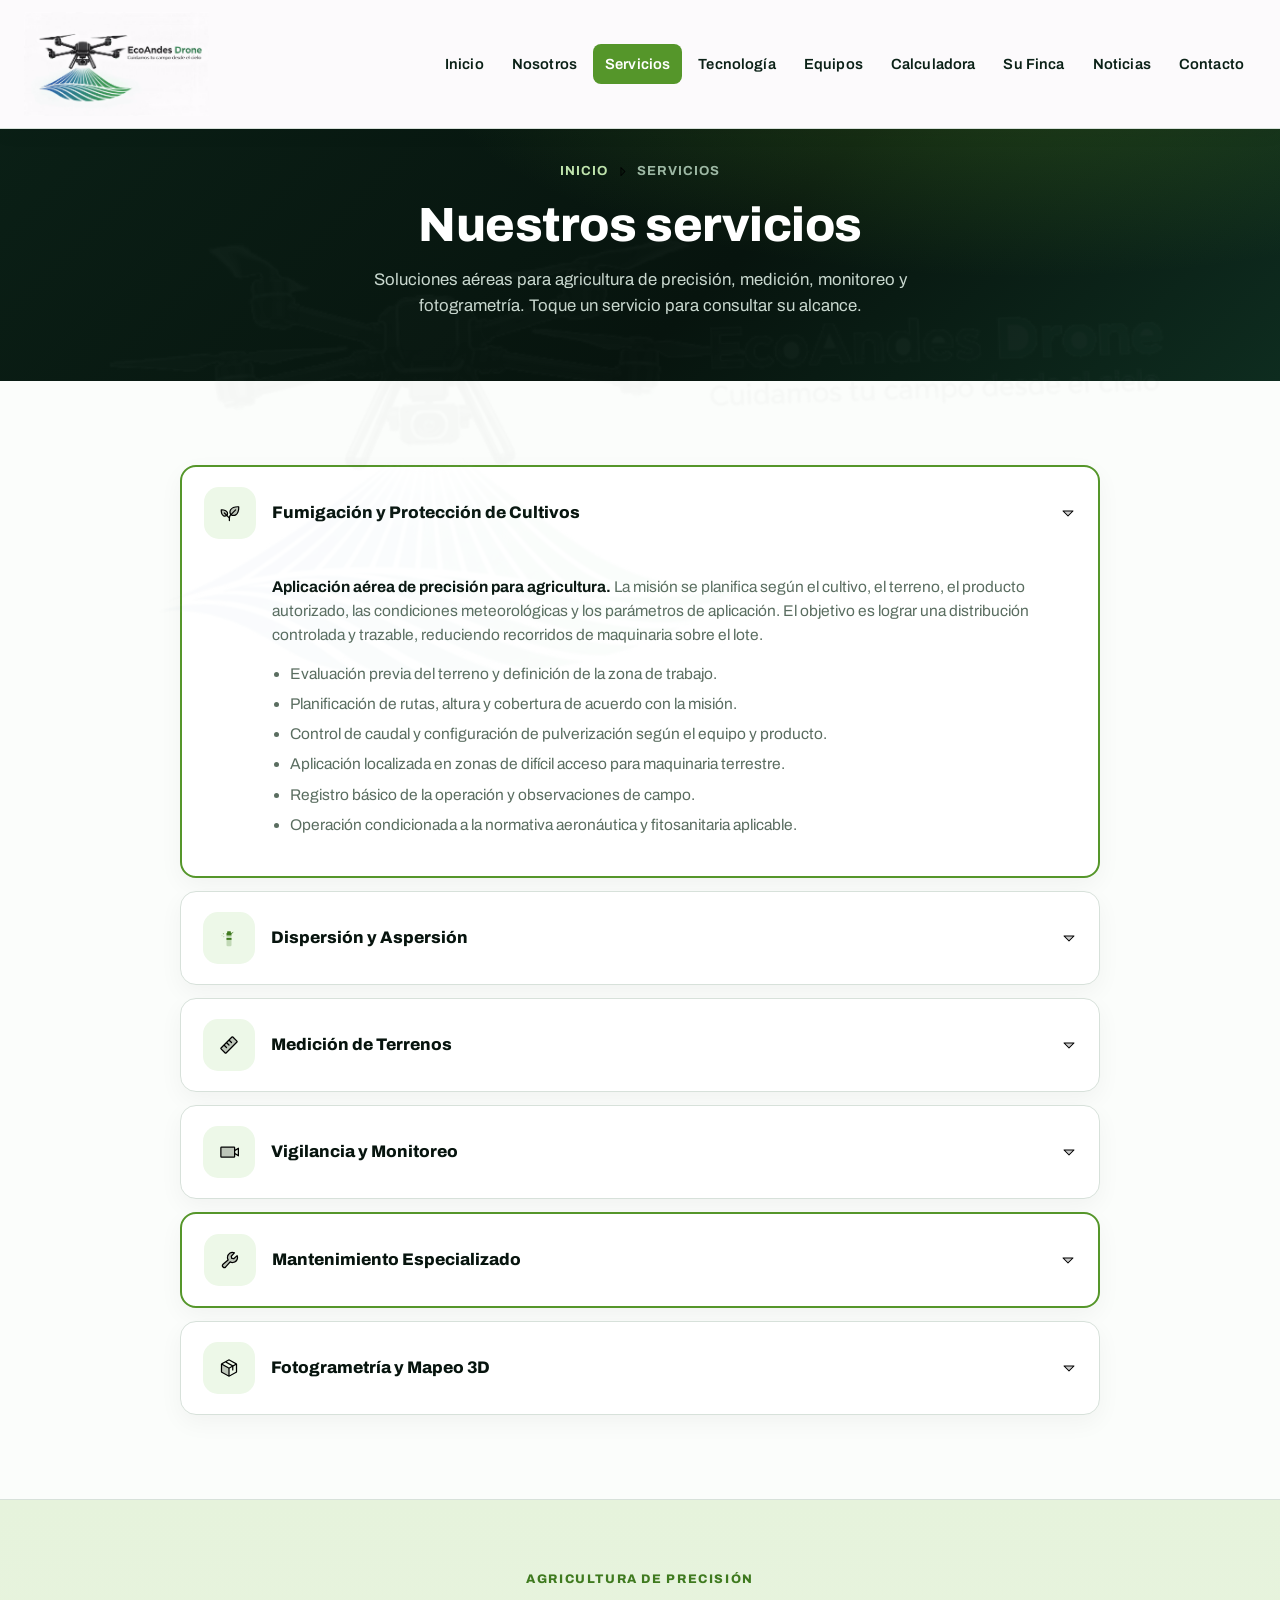
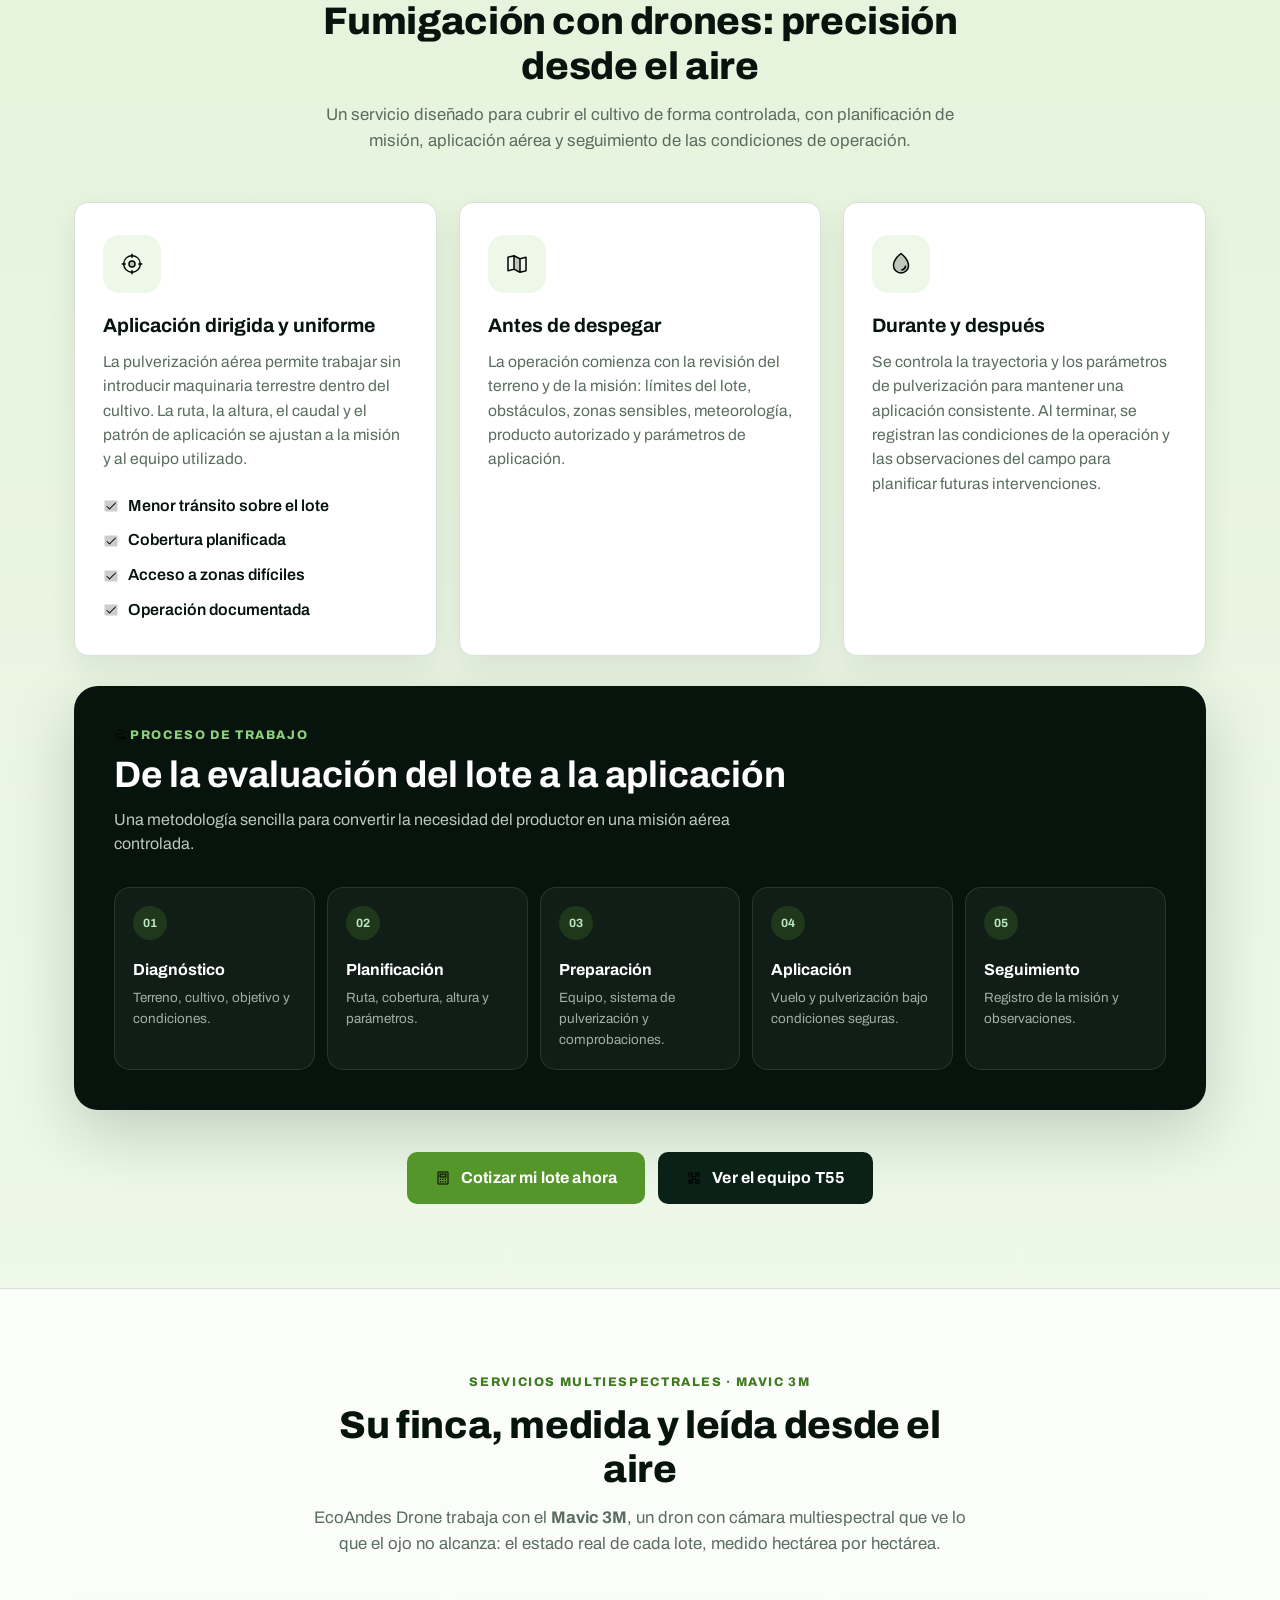
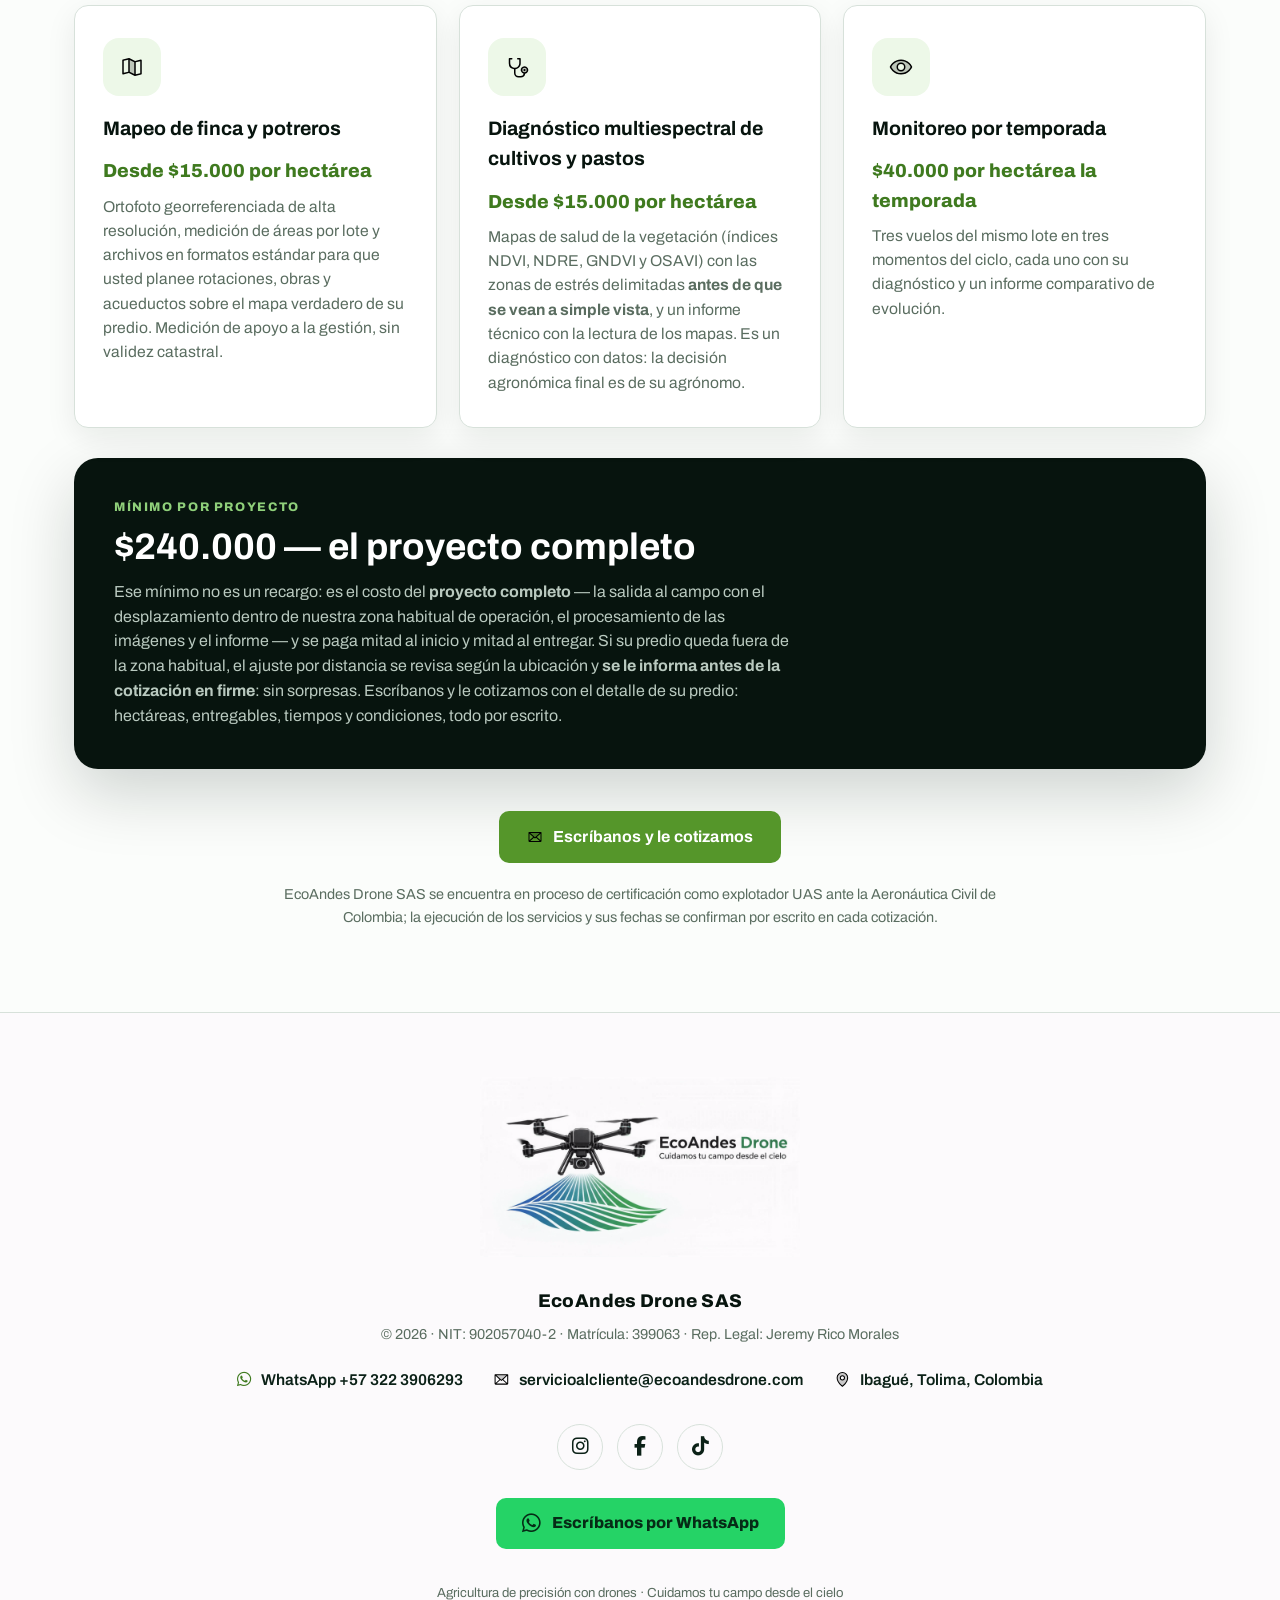
<file: servicios.html>
<!doctype html>
<html lang="es">
  <head>
    <meta charset="utf-8" />
    <meta name="viewport" content="width=device-width, initial-scale=1, viewport-fit=cover" />
    <meta name="color-scheme" content="light" />
    <meta name="description" content="Servicios de EcoAndes Drone: fumigación y aspersión con drones, monitoreo de cultivos y análisis de salud vegetal para productores en Colombia." /><link rel="canonical" href="https://ecoandesdrone.com/servicios.html"><meta property="og:type" content="website"><meta property="og:site_name" content="EcoAndes Drone SAS"><meta property="og:title" content="Servicios | EcoAndes Drone SAS"><meta property="og:description" content="Servicios de EcoAndes Drone: fumigación y aspersión con drones, monitoreo de cultivos y análisis de salud vegetal para productores en Colombia."><meta property="og:url" content="https://ecoandesdrone.com/servicios.html"><meta property="og:image" content="https://ecoandesdrone.com/assets/hero-amanecer.webp"><meta name="twitter:card" content="summary_large_image"><meta name="twitter:title" content="Servicios | EcoAndes Drone SAS"><meta name="twitter:description" content="Servicios de EcoAndes Drone: fumigación y aspersión con drones, monitoreo de cultivos y análisis de salud vegetal para productores en Colombia."><meta name="twitter:image" content="https://ecoandesdrone.com/assets/hero-amanecer.webp"><script type="application/ld+json">{"@context":"https://schema.org","@type":"Organization","name":"EcoAndes Drone SAS","url":"https://ecoandesdrone.com/","logo":"https://ecoandesdrone.com/assets/logo-estatico.webp","description":"Agricultura de precisión con drones en Colombia.","email":"servicioalcliente@ecoandesdrone.com","telephone":"+57-322-3906293","address":{"@type":"PostalAddress","addressLocality":"Ibagué","addressRegion":"Tolima","addressCountry":"CO"},"sameAs":["https://www.facebook.com/profile.php?id=61594143916085","https://www.instagram.com/ecoandesdrone/","https://www.tiktok.com/@ecoandesdrone"]}</script>
    <link rel="icon" href="assets/favicon.ico" />
    <title>Servicios | EcoAndes Drone SAS</title>
    <link rel="stylesheet" href="assets/fonts/archivo.css" />
    <link rel="stylesheet" href="assets/fontawesome.css" />
    <style>
      :root{
        --ink:#07140e;
        --ink-2:#0b2117;
        --green:#55962a;
        --green-dark:#3f7a1f;
        --green-mid:#dcefd2;
        --pale:#edf8e8;
        --paper:#fbfdfb;
        --line:#d7e1da;
        --text:#1c2b21;
        --muted:#5a6d60;
        --white:#ffffff;
        --shadow:0 10px 30px rgba(7,20,14,.08);
        --shadow-lg:0 24px 60px rgba(2,8,5,.35);
        --radius:14px;
      }
      *{box-sizing:border-box}
      html{scroll-behavior:smooth}
      body{
        margin:0;
        font-family:"Archivo",system-ui,-apple-system,"Segoe UI",sans-serif;
        color:var(--text);
        background:var(--paper);
        line-height:1.55;
        -webkit-font-smoothing:antialiased;
      }
      img{max-width:100%;display:block}
      a{text-decoration:none;color:inherit}
      button{font:inherit}
      .wrap{max-width:1180px;margin:0 auto;padding:0 24px}
      .page-view[hidden]{display:none}

      /* ---------- LOGO: EL ORIGINAL, TAL CUAL, SOBRE BLANCO ----------
         Decisión del dueño: fondo blanco y el logo ORIGINAL a todo color,
         sin versiones en negativo, sin recolorear, sin halos ni
         difuminados. Se usa el archivo animado original del sitio
         (assets/logo-animado.gif: dron oscuro, "EcoAndes" en su tinta,
         "Drone" en verde, surcos azul-verde, eslogan debajo, hélices
         girando), idéntico en menú y pie. Su fondo nativo es un
         blanco cálido (#fcfafc); por eso el encabezado y el pie usan
         exactamente ese blanco: el logo se funde con la superficie
         sin rectángulo visible, sin tocar un píxel del arte. */

      /* ---------- MENÚ FIJO ---------- */
      .site-header{
        position:fixed;inset:0 0 auto 0;z-index:100;
        background:#fcfafc;
        border-bottom:1px solid var(--line);
        box-shadow:0 4px 18px rgba(7,20,14,.06);
      }
      .header-in{
        display:flex;align-items:center;gap:20px;
        max-width:1280px;margin:0 auto;padding:10px 24px;
      }
      .brand{display:flex;align-items:center;flex:none;padding:2px 0}
      .brand-logo{
        height:104px;width:auto;display:block;
      }
      .main-nav{margin-left:auto}
      .main-nav ul{
        display:flex;align-items:center;gap:4px;
        list-style:none;margin:0;padding:0;
      }
      .main-nav a{
        display:block;padding:9px 12px;border-radius:8px;
        color:var(--ink-2);font-size:.92rem;font-weight:600;letter-spacing:.01em;
        transition:background .2s,color .2s;cursor:pointer;
      }
      .main-nav a:hover{background:var(--pale);color:var(--green-dark)}
      .main-nav a.active{background:var(--green);color:#fff}
      .nav-toggle{
        display:none;margin-left:auto;
        background:transparent;border:1px solid var(--line);
        color:var(--ink-2);border-radius:8px;padding:8px 12px;font-size:1rem;cursor:pointer;
      }

      /* ---------- PANTALLA DE APERTURA (SPLASH) ----------
         Reproduce la del sitio vigente: al ENTRAR, primero se ve
         el logo grande y centrado, y después la página, con un
         fundido suave. Fondo verde oscuro radial; en el centro, el
         logo animado ORIGINAL (assets/logo-animado.gif, el mismo
         archivo, con las hélices girando) sobre su tarjeta blanca
         redondeada — su fondo nativo es ese blanco cálido, así que
         se funde con la tarjeta sin tocar un píxel —; debajo, el
         nombre, el eslogan y la barra de carga. Mismo ritmo del
         sitio actual: se oculta a los 450 ms del DOMContentLoaded
         (respaldo absoluto a los 1400 ms) y se desvanece en 0.7 s.
         Un toque o clic la salta y entra directo. Es solo de
         ENTRADA: la navegación interna entre páginas no la repite. */
      #splash{
        position:fixed;inset:0;z-index:9999;
        background:radial-gradient(circle at center,#163b27,#06110b 72%);
        display:grid;place-items:center;
        transition:opacity .7s,visibility .7s;
        cursor:pointer;
      }
      #splash.hidden{opacity:0;visibility:hidden;pointer-events:none}
      body.splash-lock{overflow:hidden}
      .splash-inner{text-align:center;color:#fff;padding:0 20px}
      .splash-card{
        width:min(310px,72vw);margin:0 auto;line-height:0;
        padding:18px 22px;border-radius:28px;
        background:#fcfafc;box-shadow:0 28px 80px rgba(0,0,0,.35);
        animation:splashLogoIn 1.1s cubic-bezier(.2,.8,.2,1);
      }
      .splash-card img{width:100%;height:auto;display:block}
      .splash-title{
        font-size:clamp(2rem,5vw,3.2rem);font-weight:900;
        margin-top:22px;letter-spacing:-.03em;line-height:1.05;
        animation:splashRise .9s .25s both;
      }
      .splash-title span{color:#2b854d}
      .splash-sub{
        color:#b8c9bd;margin-top:5px;font-size:1.02rem;
        animation:splashRise .9s .45s both;
      }
      .splash-loader{
        width:170px;height:3px;background:#284535;border-radius:9px;
        margin:28px auto 0;overflow:hidden;
      }
      .splash-loader::after{
        content:"";display:block;height:100%;width:45%;
        background:#2b854d;animation:splashLoad 1.7s ease-in-out infinite;
      }
      @keyframes splashLogoIn{
        from{opacity:0;transform:scale(.7) rotate(-8deg)}
        to{opacity:1;transform:none}
      }
      @keyframes splashRise{
        from{opacity:0;transform:translateY(15px)}
        to{opacity:1;transform:none}
      }
      @keyframes splashLoad{
        0%{transform:translateX(-120%)}
        100%{transform:translateX(380%)}
      }

      /* ---------- HERO (INICIO) — CONCEPTO 9 "AMANECER", LA ESCENA TAL CUAL ----------
         El fondo del hero ES la escena fotográfica del Concepto 9 que
         el dueño vio y escogió (assets/hero-amanecer.webp): cielo
         luminoso de amanecer, el dron a la derecha rociando sobre el
         campo verde, a todo el ancho y alto del hero, sin degradados
         sintéticos ni máscaras de fundido. La escena va LIMPIA, sin
         ningún texto impreso: los únicos textos son los elementos
         HTML vivos de aquí — a la izquierda, el titular oscuro en dos
         líneas, el subtítulo y los botones, en las mismas posiciones
         y proporciones de la referencia. */
      .hero{
        position:relative;color:var(--text);
        display:flex;align-items:flex-start;
        min-height:clamp(560px,44.2vw,900px);
        padding:clamp(96px,9.7vw,250px) 0 60px;
        overflow:hidden;background:#e7edd6;
      }
      .hero-bg{
        position:absolute;inset:0;z-index:0;
        width:100%;height:100%;
        object-fit:cover;object-position:50% 50%;
      }
      .hero-in{position:relative;z-index:2;width:100%;margin:0 auto;padding:0 24px 0 clamp(24px,8.8vw,260px)}
      .hero-copy{max-width:720px;text-align:left}
      .hero h1{
        margin:0;font-size:clamp(2.4rem,4.7vw,5.2rem);
        font-weight:800;line-height:1.1;letter-spacing:-.015em;color:var(--ink);
      }
      .hero h1 .l{display:block}
      .hero .sub{
        margin:24px 0 0;max-width:640px;
        font-size:clamp(1.02rem,1.55vw,1.3rem);color:#22312a;font-weight:500;
      }
      .hero .sub .dot{color:var(--green);font-weight:800;padding:0 2px}
      .hero-actions{
        margin-top:40px;display:flex;gap:14px;justify-content:flex-start;flex-wrap:wrap;
      }
      /* Botones como en la referencia: el principal, verde sólido; el
         secundario, claro y translúcido sobre la luz del cielo. */
      .hero .btn-green{box-shadow:0 14px 30px rgba(85,150,42,.35)}
      .hero .btn-outline{background:rgba(255,255,255,.78);border-color:rgba(63,122,31,.55)}
      .hero .btn-outline:hover{background:#fff}
      .btn{
        display:inline-flex;align-items:center;gap:10px;
        padding:14px 28px;border-radius:10px;
        font-size:1rem;font-weight:700;letter-spacing:.01em;
        transition:transform .15s,background .2s,border-color .2s;
        cursor:pointer;border:0;
      }
      .btn:active{transform:translateY(1px)}
      .btn-green{background:var(--green);color:#fff}
      .btn-green:hover{background:var(--green-dark)}
      .btn-outline{border:2px solid var(--green-dark);color:var(--green-dark);background:transparent}
      .btn-outline:hover{border-color:var(--green-dark);background:var(--pale)}
      .btn-dark{background:var(--ink-2);color:#fff}
      .btn-dark:hover{background:var(--ink)}

      /* ---------- MARCA DE AGUA FIJA ---------- */
      .site-watermark{
        position:fixed;inset:0;z-index:1;pointer-events:none;
        display:grid;place-items:center;overflow:hidden;opacity:.028;
      }
      .site-watermark img{
        width:min(1040px,82vw);height:auto;
        transform:rotate(-2deg) scale(1.04);will-change:transform;
        animation:watermarkDrift 18s ease-in-out infinite alternate;
      }
      @keyframes watermarkDrift{
        from{transform:rotate(-2deg) scale(1.04) translate3d(-1.5%,0,0)}
        to{transform:rotate(-2deg) scale(1.08) translate3d(1.5%,1%,0)}
      }
      section,.trust-band,.site-footer,.page-hero{position:relative;z-index:0}
      .wrap,.trust-in{position:relative;z-index:2}
      .site-footer > *{position:relative;z-index:2}

      /* ---------- FRANJA DE DATOS ---------- */
      .trust-band{background:var(--pale);border-bottom:1px solid var(--line)}
      .trust-in{
        display:flex;flex-wrap:wrap;justify-content:center;align-items:center;
        gap:10px 0;padding:20px 24px;max-width:1180px;margin:0 auto;text-align:center;
      }
      .trust-item{
        display:inline-flex;align-items:center;gap:9px;
        font-size:.95rem;font-weight:600;color:var(--ink-2);padding:2px 20px;
      }
      .trust-item i{color:var(--green-dark);font-size:1rem}
      .trust-item + .trust-item{border-left:1px solid #c4d8bf}

      /* ---------- SECCIONES ---------- */
      section{padding:84px 0}
      .section-head{text-align:center;max-width:680px;margin:0 auto 48px}
      .section-head h2{
        margin:0;font-size:clamp(1.7rem,3.6vw,2.4rem);font-weight:800;color:var(--ink);
        letter-spacing:-.01em;line-height:1.15;
      }
      .section-head p{margin:14px 0 0;color:var(--muted);font-size:1.05rem}
      .section-head.left{text-align:left;margin-left:0}
      .kicker{
        display:block;color:var(--green-dark);font-size:.78rem;font-weight:800;
        letter-spacing:.13em;text-transform:uppercase;margin-bottom:10px;
      }

      /* ---------- ENCABEZADO DE PÁGINA INTERNA ---------- */
      .page-hero{
        background:linear-gradient(135deg,var(--ink-2),var(--ink) 60%,#0e2c1f);
        color:#fff;text-align:center;
        padding:158px 24px 62px;overflow:hidden;
      }
      .page-hero::after{
        content:"";position:absolute;inset:0;
        background:radial-gradient(600px 220px at 80% 15%,rgba(85,150,42,.35),transparent);
        pointer-events:none;
      }
      .page-hero .in{position:relative;z-index:1;max-width:760px;margin:0 auto}
      .page-hero h1{
        margin:0;font-size:clamp(1.9rem,4.6vw,3rem);font-weight:800;
        letter-spacing:-.01em;line-height:1.12;
      }
      .page-hero p{margin:14px auto 0;color:#c9d8cf;font-size:1.05rem;max-width:640px}
      .page-crumb{
        display:inline-flex;align-items:center;gap:8px;margin-bottom:18px;
        font-size:.82rem;font-weight:700;letter-spacing:.08em;text-transform:uppercase;color:#9db8a4;
      }
      .page-crumb a{color:#bfe3ac;cursor:pointer}
      .page-crumb a:hover{color:#fff}

      /* ---------- EXPLORE (tarjetas-puerta) ---------- */
      .grid-6{display:grid;grid-template-columns:repeat(3,1fr);gap:22px}
      .card{
        background:var(--white);border:1px solid var(--line);border-radius:var(--radius);
        padding:34px 28px 30px;text-align:center;box-shadow:var(--shadow);
        display:flex;flex-direction:column;align-items:center;
        transition:transform .18s,box-shadow .18s,border-color .18s;cursor:pointer;
      }
      .card:hover{transform:translateY(-4px);border-color:#bcd6b2;box-shadow:0 18px 40px rgba(7,20,14,.12)}
      .card .icon{
        width:64px;height:64px;border-radius:16px;
        background:var(--pale);color:var(--green-dark);
        display:flex;align-items:center;justify-content:center;
        font-size:1.7rem;margin-bottom:18px;
      }
      .card .icon svg{width:36px;height:36px}
      .card h3{margin:0;font-size:1.18rem;font-weight:700;color:var(--ink)}
      .card p{margin:9px 0 0;color:var(--muted);font-size:.97rem}
      .card .go{
        margin-top:auto;padding-top:18px;
        font-size:.9rem;font-weight:700;color:var(--green-dark);
        display:inline-flex;align-items:center;gap:7px;
      }

      /* ---------- TARJETAS GENÉRICAS ---------- */
      .grid-2{display:grid;grid-template-columns:repeat(2,1fr);gap:22px}
      .grid-3{display:grid;grid-template-columns:repeat(3,1fr);gap:22px}
      .grid-4{display:grid;grid-template-columns:repeat(4,1fr);gap:20px}
      .info-card{
        background:var(--white);border:1px solid var(--line);border-radius:var(--radius);
        padding:32px 28px;box-shadow:var(--shadow);
      }
      .info-card .icon{
        width:58px;height:58px;border-radius:16px;margin-bottom:18px;
        background:var(--pale);color:var(--green-dark);
        display:flex;align-items:center;justify-content:center;font-size:1.5rem;
      }
      .info-card h3{margin:0;font-size:1.22rem;font-weight:700;color:var(--ink)}
      .info-card p{margin:9px 0 0;color:var(--muted);font-size:.98rem}
      .info-card ul{margin:12px 0 0;padding-left:18px;color:var(--muted);font-size:.95rem}
      .info-card ul li{margin:5px 0}
      .info-card ul strong{color:var(--text)}
      .info-card .price{display:block;margin:12px 0 0;font-size:1.18rem;font-weight:800;color:var(--green-dark)}
      .legal-note{max-width:760px;margin:20px auto 0;color:var(--muted);font-size:.9rem;text-align:center}

      /* ---------- SU FINCA ---------- */
      .sufinca{background:linear-gradient(180deg,#e6f3dc 0%,var(--pale) 100%);border-block:1px solid var(--line)}
      .mini-card{
        background:var(--white);border:1px solid #d3e4cb;border-radius:var(--radius);
        padding:28px 22px;text-align:center;box-shadow:var(--shadow);
      }
      .mini-card .icon{
        width:56px;height:56px;border-radius:50%;margin:0 auto 15px;
        background:var(--ink-2);color:#bfe3ac;
        display:flex;align-items:center;justify-content:center;font-size:1.45rem;
      }
      .mini-card .icon svg{width:30px;height:30px}
      .mini-card h3{margin:0;font-size:1.05rem;font-weight:700;color:var(--ink)}
      .mini-card p{margin:8px 0 0;color:var(--muted);font-size:.92rem}
      .center-action{text-align:center;margin-top:42px}

      /* ---------- PASOS / FLUJO ---------- */
      .steps{display:grid;grid-template-columns:repeat(3,1fr);gap:22px;position:relative}
      .steps-4{grid-template-columns:repeat(4,1fr)}
      .step{text-align:center;padding:12px 22px 4px;position:relative}
      a.step{cursor:pointer}
      a.step:hover h3{color:var(--green-dark)}
      .step .icon{
        width:84px;height:84px;border-radius:50%;margin:0 auto 20px;
        background:var(--white);border:2px solid var(--green-mid);
        color:var(--green-dark);box-shadow:var(--shadow);
        display:flex;align-items:center;justify-content:center;font-size:2rem;
        position:relative;z-index:1;
      }
      .step .icon svg{width:46px;height:46px}
      .step .num{
        position:absolute;top:2px;left:50%;transform:translateX(26px);
        width:30px;height:30px;border-radius:50%;z-index:2;
        background:var(--green);color:#fff;font-weight:800;font-size:.95rem;
        display:flex;align-items:center;justify-content:center;
        border:3px solid var(--paper);
      }
      .step h3{margin:0;font-size:1.2rem;font-weight:700;color:var(--ink)}
      .step p{margin:10px auto 0;color:var(--muted);font-size:.98rem;max-width:300px}
      @media (min-width:821px){
        .steps::before{
          content:"";position:absolute;top:54px;left:19%;right:19%;
          border-top:2px dashed #bcd6b2;z-index:0;
        }
        .steps-4::before{left:12%;right:12%}
      }

      /* ---------- DATOS DE EMPRESA ---------- */
      .data-list{
        background:var(--white);border:1px solid var(--line);border-radius:var(--radius);
        box-shadow:var(--shadow);overflow:hidden;
      }
      .data-row{
        display:flex;gap:16px;align-items:flex-start;
        padding:18px 26px;border-bottom:1px solid var(--line);
      }
      .data-row:last-child{border-bottom:0}
      .data-row i{color:var(--green-dark);font-size:1.1rem;margin-top:3px;width:22px;text-align:center;flex:none}
      .data-row b{display:block;font-size:.8rem;letter-spacing:.07em;text-transform:uppercase;color:var(--muted)}
      .data-row span{font-size:1.02rem;font-weight:600;color:var(--ink)}
      .data-row a{color:var(--green-dark);font-weight:700}
      .data-row a:hover{text-decoration:underline}

      /* ---------- MARCO NORMATIVO ---------- */
      .norm-grid{display:grid;grid-template-columns:repeat(3,1fr);gap:18px}
      .norm-item{
        padding:26px;border:1px solid var(--line);border-radius:var(--radius);
        background:var(--white);box-shadow:var(--shadow);
      }
      .norm-item i{color:var(--green-dark);font-size:1.5rem;margin-bottom:14px;display:block}
      .norm-item h4{margin:0 0 6px;font-size:1rem;color:var(--ink)}
      .norm-item p{margin:0;font-size:.9rem;color:var(--muted)}
      .notice{
        margin-top:24px;padding:20px 22px;border-left:4px solid var(--green);
        background:#f2f8f2;border-radius:0 12px 12px 0;color:#3c5144;font-size:.94rem;
      }
      .notice a{color:var(--green-dark);font-weight:700}
      .notice a:hover{text-decoration:underline}

      /* ---------- ACORDEÓN DE SERVICIOS ---------- */
      .accordion{max-width:920px;margin:0 auto;display:grid;gap:13px}
      .acc{
        background:#fff;border:1px solid var(--line);border-radius:16px;
        overflow:hidden;box-shadow:0 8px 25px rgba(7,20,14,.045);
      }
      .acc.featured{border:2px solid var(--green)}
      .acc-head{
        display:flex;align-items:center;gap:16px;width:100%;
        padding:20px 22px;cursor:pointer;background:transparent;border:0;text-align:left;
      }
      .acc-icon{
        width:52px;height:52px;border-radius:15px;background:var(--pale);
        display:flex;align-items:center;justify-content:center;
        color:var(--green-dark);flex:none;font-size:1.25rem;
      }
      .acc-title{flex:1;font-weight:800;font-size:1.05rem;color:var(--ink)}
      .acc .chev{transition:transform .3s;color:#82938a}
      .acc.open .chev{transform:rotate(180deg);color:var(--green-dark)}
      .acc-body{max-height:0;overflow:hidden;transition:max-height .45s ease}
      .acc.open .acc-body{max-height:700px}
      .acc-content{padding:0 24px 24px 90px;color:var(--muted);font-size:.97rem}
      .acc-content ul{margin-top:10px;padding-left:18px}
      .acc-content li{margin:6px 0}
      .acc-content strong{color:var(--ink)}

      /* ---------- PROCESO DE TRABAJO (banda oscura) ---------- */
      .process-band{
        margin-top:30px;background:var(--ink);color:#fff;border-radius:24px;
        padding:40px;box-shadow:0 24px 65px rgba(7,20,14,.18);
      }
      .process-band h3{margin:0;font-size:clamp(1.6rem,3vw,2.3rem);line-height:1.1;color:#fff}
      .process-band .lead{color:#b9c9bf;max-width:680px;margin:12px 0 0}
      .process-steps{display:grid;grid-template-columns:repeat(5,1fr);gap:12px;margin-top:30px}
      .process-steps > div{
        padding:18px;border:1px solid rgba(255,255,255,.1);
        background:rgba(255,255,255,.045);border-radius:16px;min-height:150px;
      }
      .process-steps b{
        display:inline-flex;align-items:center;justify-content:center;
        width:34px;height:34px;border-radius:50%;
        background:rgba(85,150,42,.22);color:#bde7c3;font-size:.75rem;margin-bottom:18px;
      }
      .process-steps strong{display:block;margin-bottom:5px}
      .process-steps span{display:block;color:#9fb1a6;font-size:.84rem}
      .check-points{display:grid;gap:10px;margin-top:22px}
      .check-points span{display:flex;gap:9px;align-items:center;font-weight:600;color:var(--ink)}
      .check-points i{color:var(--green-dark)}

      /* ---------- FICHA T55 ---------- */
      .t55-spec{
        display:grid;grid-template-columns:1.2fr .8fr;gap:26px;align-items:stretch;
        background:#fff;border:1px solid var(--line);border-radius:22px;
        padding:36px;box-shadow:var(--shadow);
      }
      .t55-spec h3{margin:0 0 10px;font-size:1.9rem;color:var(--ink)}
      .t55-spec p{color:var(--muted);line-height:1.75;margin:0}
      .spec-list{display:grid;grid-template-columns:1fr 1fr;gap:12px}
      .spec-list span{border:1px solid var(--line);border-radius:16px;padding:18px;background:var(--paper)}
      .spec-list b{display:block;font-size:1.45rem;color:var(--green-dark)}
      .spec-list small{color:var(--muted)}
      .disclaimer{
        display:flex;gap:12px;align-items:flex-start;margin-top:20px;
        padding:18px 20px;border-left:4px solid var(--green);
        background:#f2f8f2;border-radius:0 12px 12px 0;color:#496055;font-size:.9rem;
      }
      .disclaimer i{color:var(--green-dark);margin-top:4px}
      .disclaimer p{margin:0}

      /* ---------- GALERÍA Y VIDEOS ---------- */
      .gallery-grid{display:grid;grid-template-columns:repeat(3,1fr);gap:18px}
      .gallery-item{
        position:relative;border-radius:18px;overflow:hidden;background:var(--ink-2);
        box-shadow:var(--shadow);margin:0;
      }
      .gallery-item img{width:100%;height:300px;object-fit:cover;display:block}
      .gallery-item figcaption{
        position:absolute;inset:auto 0 0;padding:56px 20px 16px;color:#fff;
        background:linear-gradient(transparent,rgba(0,0,0,.78));
        font-size:.95rem;font-weight:700;
      }
      .gallery-item figcaption span{color:#8fd07a}
      .dark-band{background:linear-gradient(180deg,var(--ink) 0%,var(--ink-2) 100%);color:#fff}
      .dark-band .section-head h2{color:#fff}
      .dark-band .section-head p{color:#aebfb4}
      .video-grid{display:grid;grid-template-columns:repeat(3,1fr);gap:18px}
      .video-card{
        position:relative;border-radius:18px;overflow:hidden;background:#020805;
        border:1px solid rgba(255,255,255,.09);box-shadow:0 22px 55px rgba(0,0,0,.28);
      }
      .video-card.featured{grid-column:span 2}
      .video-card video{width:100%;height:260px;object-fit:cover;display:block;background:#020805}
      .video-card.featured video{height:320px}
      .video-card .v-label{
        position:absolute;left:16px;bottom:14px;z-index:2;color:#fff;
        font-weight:700;font-size:.92rem;text-shadow:0 2px 10px rgba(0,0,0,.5);
        pointer-events:none;
      }
      .video-card .v-label small{display:block;color:rgba(255,255,255,.75);font-weight:500;font-size:.78rem}
      .video-note{margin:20px auto 0;max-width:820px;text-align:center;color:#91a69a;font-size:.85rem}

      /* ---------- CALCULADORA ---------- */
      .calc-wrap{background:linear-gradient(180deg,#f4f9f4 0%,#e9f3e9 100%);border-block:1px solid var(--line)}
      .calc-grid{display:grid;grid-template-columns:1fr 1fr;gap:28px;align-items:start;max-width:1020px;margin:0 auto}
      .calc-form,.calc-result{
        background:#fff;border:1px solid var(--line);border-radius:22px;
        padding:34px;box-shadow:var(--shadow);
      }
      .calc-form h3,.calc-result h3{margin:0 0 6px;font-size:1.35rem;color:var(--ink)}
      .calc-sub{color:var(--muted);font-size:.92rem;margin:0 0 22px}
      .field{margin-bottom:16px}
      .field > label{display:block;font-weight:700;font-size:.88rem;margin-bottom:7px;color:var(--ink)}
      .field input,.field select,.field textarea{
        width:100%;padding:13px 15px;border:1px solid #d7e1da;border-radius:12px;
        font:inherit;background:var(--paper);outline:none;color:var(--text);
      }
      .field input:focus,.field select:focus,.field textarea:focus{
        border-color:var(--green);box-shadow:0 0 0 3px rgba(85,150,42,.15);
      }
      .terrain{display:grid;grid-template-columns:1fr 1fr;gap:12px}
      .terrain label{
        position:relative;display:block;border:1px solid #d7e1da;border-radius:14px;
        padding:14px;cursor:pointer;background:var(--paper);transition:.2s;
      }
      .terrain input{position:absolute;opacity:0;pointer-events:none}
      .terrain label:has(input:checked){border-color:var(--green);background:#f2f9f0;box-shadow:0 0 0 3px rgba(85,150,42,.15)}
      .terrain label:has(input:focus-visible){outline:2px solid var(--green-dark);outline-offset:2px}
      .terrain b{display:block;font-size:1rem;color:var(--ink)}
      .terrain b i{color:var(--green-dark);margin-right:7px}
      .terrain small{color:var(--muted);display:block;margin-top:2px}
      .terrain .price{color:var(--green-dark);font-weight:800;margin-top:6px;display:block}
      .calc-result{display:none}
      .calc-result.show{display:block}
      .calc-total{
        font-size:clamp(2.1rem,5vw,2.8rem);font-weight:900;letter-spacing:-.02em;
        color:var(--green-dark);margin:6px 0 4px;
      }
      .calc-lines{
        display:grid;gap:8px;margin:18px 0;padding:18px;
        background:#f7faf7;border:1px solid var(--line);border-radius:14px;font-size:.92rem;
      }
      .calc-lines div{display:flex;justify-content:space-between;gap:10px}
      .calc-lines span{color:var(--muted)}
      .calc-notes{font-size:.84rem;color:var(--muted);display:grid;gap:9px;margin-top:16px;line-height:1.6}
      .calc-notes i{color:var(--green-dark);margin-right:6px}
      .calc-error{
        display:none;color:#b3261e;background:#fdecea;border:1px solid #f5c6c0;
        border-radius:12px;padding:12px 14px;font-size:.88rem;margin-bottom:14px;
      }
      .calc-error.show{display:block}

      /* ---------- CONTACTO ---------- */
      .contact-grid{display:grid;grid-template-columns:.85fr 1.15fr;gap:28px;align-items:start}
      .contact-box,.contact-form{
        background:#fff;border:1px solid var(--line);border-radius:22px;
        padding:34px;box-shadow:var(--shadow);
      }
      .contact-box h3,.contact-form h3{margin:0 0 6px;font-size:1.3rem;color:var(--ink)}
      .details{display:grid;gap:16px;margin-top:22px}
      .detail{display:flex;gap:13px;align-items:flex-start}
      .detail i{color:var(--green-dark);margin-top:4px;width:22px;text-align:center;flex:none}
      .detail span{color:#52645a}
      .detail a{color:var(--green-dark);font-weight:700}
      .detail a:hover{text-decoration:underline}
      .contact-form{display:grid;gap:14px}
      .contact-form .field{margin-bottom:0}
      .form-status{text-align:center;color:var(--muted);font-size:.85rem;margin:0}

      /* ---------- NOTICIAS ---------- */
      .news-meta{
        display:flex;flex-wrap:wrap;gap:12px;align-items:center;justify-content:center;
        margin-top:20px;color:#9fb3a8;font-size:.88rem;
      }
      .news-meta strong{color:#fff}
      .btn-refresh{
        background:var(--green);color:#fff;border:0;font-weight:700;font-size:.88rem;
        padding:10px 18px;border-radius:10px;cursor:pointer;
        display:inline-flex;align-items:center;gap:8px;transition:background .2s;
      }
      .btn-refresh:hover{background:var(--green-dark)}
      .btn-refresh:disabled{opacity:.6;cursor:wait}
      .filters{display:flex;flex-wrap:wrap;gap:10px;justify-content:center;margin-bottom:8px}
      .chip{
        border:1.5px solid var(--line);background:#fff;color:var(--muted);
        font:inherit;font-weight:700;font-size:.88rem;padding:9px 18px;
        border-radius:999px;cursor:pointer;transition:.2s;
        display:inline-flex;align-items:center;gap:8px;
      }
      .chip i{font-size:.85rem}
      .chip:hover{border-color:var(--green);color:var(--green-dark)}
      .chip.active{background:var(--green);border-color:var(--green);color:#fff}
      .news-grid{display:grid;grid-template-columns:repeat(3,1fr);gap:18px;margin-top:26px}
      .news-card{
        background:#fff;border:1px solid var(--line);border-radius:18px;padding:22px;
        display:flex;flex-direction:column;gap:10px;
        transition:transform .2s,box-shadow .2s;
      }
      .news-card:hover{transform:translateY(-3px);box-shadow:0 14px 30px rgba(7,20,14,.10)}
      .news-top{display:flex;align-items:center;gap:8px;flex-wrap:wrap}
      .tag{
        font-size:.72rem;font-weight:800;letter-spacing:.05em;text-transform:uppercase;
        padding:4px 12px;border-radius:999px;color:#fff;background:var(--green);
      }
      .tag.tech{background:#2e5297}.tag.norm{background:#b3541e}.tag.col{background:#225e5a}
      .lang{
        font-size:.72rem;font-weight:700;color:var(--muted);
        border:1px solid var(--line);padding:3px 10px;border-radius:999px;
      }
      .news-card h3{margin:0;font-size:1.02rem;line-height:1.4}
      .news-card h3 a{color:var(--ink)}
      .news-card h3 a:hover{color:var(--green-dark)}
      .news-card p.ex{margin:0;color:var(--muted);font-size:.88rem;flex:1}
      .news-card-meta{
        display:flex;justify-content:space-between;align-items:center;gap:10px;
        margin-top:6px;font-size:.78rem;color:var(--muted);
      }
      .read-link{color:var(--green-dark);font-weight:800;white-space:nowrap}
      .read-link:hover{text-decoration:underline}
      .skel{border:1px solid var(--line);border-radius:18px;padding:22px;display:flex;flex-direction:column;gap:12px}
      .skel div{
        background:linear-gradient(90deg,var(--pale) 25%,#e9efeb 50%,var(--pale) 75%);
        background-size:200% 100%;animation:sh 1.4s infinite;border-radius:8px;
      }
      @keyframes sh{to{background-position:-200% 0}}
      .news-empty{
        background:var(--pale);border:1px dashed #bcd6b2;border-radius:18px;
        padding:40px 24px;text-align:center;color:var(--muted);grid-column:1/-1;
      }
      .news-empty h3{margin:0 0 6px;color:var(--ink)}
      .news-empty p{margin:0}
      .cache-note{
        background:#fff8e6;border:1px solid #ecd9ae;color:#8a6d1f;font-size:.85rem;
        border-radius:12px;padding:10px 16px;margin:18px auto 0;max-width:680px;
        text-align:center;display:none;
      }
      .official{
        margin-top:44px;background:linear-gradient(135deg,#fdf8ef,#fbf3e2);
        border:1px solid #ecd9ae;border-radius:18px;padding:28px;
      }
      .official h2{margin:0 0 6px;font-size:1.15rem;color:var(--ink)}
      .official p{color:var(--muted);font-size:.92rem;margin:0 0 14px}
      .official ul{list-style:none;margin:0;padding:0;display:grid;gap:10px}
      .official li{display:flex;gap:10px;align-items:flex-start}
      .official li i{color:#b3541e;margin-top:4px}
      .official a{color:#b3541e;font-weight:700;font-size:.95rem}
      .official a:hover{text-decoration:underline}

      /* ---------- PIE ---------- */
      /* Pie claro, consistente con el encabezado: mismo blanco del logo,
         textos en oscuro, logo original a todo color. */
      .site-footer{
        background:#fcfafc;color:var(--text);text-align:center;
        padding:64px 24px 40px;border-top:1px solid var(--line);
      }
      /* Logo del pie: el original animado, idéntico al del menú,
         fundido sobre el blanco del pie. */
      .footer-logo{display:inline-block;line-height:0}
      .footer-logo img{width:min(320px,74vw);height:auto;display:block}
      .footer-name{margin:22px 0 0;font-size:1.15rem;font-weight:800;color:var(--ink);letter-spacing:.02em}
      .footer-legal{margin:8px auto 0;font-size:.9rem;color:var(--muted);max-width:640px}
      .footer-contact{
        margin:22px auto 0;display:flex;flex-wrap:wrap;justify-content:center;gap:10px 30px;
        font-size:.98rem;font-weight:600;color:var(--ink-2);
      }
      .footer-contact a,.footer-contact span{display:inline-flex;align-items:center;gap:9px}
      .footer-contact a:hover{color:var(--green-dark);text-decoration:underline}
      .footer-contact i{color:var(--green-dark);font-size:1.05rem}
      .social-row{margin-top:32px;display:flex;justify-content:center;gap:14px}
      .social-row a{
        width:46px;height:46px;border-radius:50%;
        border:1px solid var(--line);color:var(--ink-2);
        display:flex;align-items:center;justify-content:center;font-size:1.2rem;
        transition:background .2s,border-color .2s,color .2s;
      }
      .social-row a:hover{background:var(--green);border-color:var(--green);color:#fff}
      .wa-btn{
        margin-top:28px;display:inline-flex;align-items:center;gap:11px;
        background:#25d366;color:#062b16;font-weight:800;font-size:1rem;
        padding:13px 26px;border-radius:10px;transition:background .2s;
      }
      .wa-btn i{font-size:1.35rem}
      .wa-btn:hover{background:#1fb857}
      .footer-note{margin:34px 0 0;font-size:.82rem;color:var(--muted)}

      /* ---------- WHATSAPP FLOTANTE ---------- */
      .wa-float{
        position:fixed;right:20px;bottom:20px;z-index:200;
        width:58px;height:58px;border-radius:50%;
        display:flex;align-items:center;justify-content:center;
        background:#25d366;color:#fff;font-size:1.8rem;
        box-shadow:0 12px 30px rgba(37,211,102,.35);
        transition:transform .2s;
      }
      .wa-float:hover{transform:translateY(-2px) scale(1.04)}

      /* ---------- RESPONSIVE ---------- */
      @media (max-width:1080px){
        .main-nav a{padding:9px 8px;font-size:.86rem}
        .grid-4{grid-template-columns:repeat(2,1fr)}
        .steps-4{grid-template-columns:repeat(2,1fr)}
        .brand-logo{height:88px}
        .news-grid{grid-template-columns:repeat(2,1fr)}
        .video-grid{grid-template-columns:repeat(2,1fr)}
        .video-card.featured{grid-column:span 2}
      }
      @media (max-width:980px){
        .process-steps{grid-template-columns:repeat(2,1fr)}
        .t55-spec{grid-template-columns:1fr}
        .calc-grid{grid-template-columns:1fr}
        .contact-grid{grid-template-columns:1fr}
        .gallery-grid{grid-template-columns:repeat(2,1fr)}
      }
      @media (max-width:820px){
        .grid-6{grid-template-columns:repeat(2,1fr)}
        .grid-3,.norm-grid{grid-template-columns:1fr}
        .grid-2{grid-template-columns:1fr}
        .steps,.steps-4{grid-template-columns:1fr;gap:34px}
        .nav-toggle{display:block}
        .main-nav{
          display:none;position:absolute;top:100%;left:0;right:0;
          background:#fcfafc;border-top:1px solid var(--line);
          box-shadow:0 18px 30px rgba(7,20,14,.10);
          padding:10px 16px 16px;
          max-height:calc(100dvh - 90px);overflow-y:auto;
        }
        .main-nav.open{display:block}
        .main-nav ul{flex-direction:column;align-items:stretch;gap:2px}
        .main-nav a{padding:12px 14px;font-size:1rem}
        /* Amanecer en móvil: la misma escena fotográfica de fondo,
           encuadrada hacia su lado luminoso para que el texto vivo
           respire sobre el cielo claro como en la referencia, con el
           dron asomando a la derecha. Una leve aclaración local tras
           el texto (sin paneles duros) mantiene la lectura. */
        .hero{min-height:600px;padding:156px 0 72px}
        .hero::before{
          content:"";position:absolute;inset:0;z-index:1;
          background:linear-gradient(100deg,rgba(255,253,244,.60) 0%,rgba(255,253,244,.30) 55%,rgba(255,253,244,0) 88%);
        }
        .hero-bg{object-position:54% 50%}
        .hero h1{font-size:clamp(1.95rem,8.8vw,2.7rem)}
        .hero-in{padding:0 20px}
        .hero-copy{max-width:560px}
        .page-hero{padding:138px 20px 52px}
        section{padding:64px 0}
        .trust-item + .trust-item{border-left:none}
        .acc-content{padding:0 20px 20px 20px}
        .process-band{padding:28px 22px}
      }
      @media (max-width:620px){
        .process-steps{grid-template-columns:1fr}
        .spec-list{grid-template-columns:1fr}
        .terrain{grid-template-columns:1fr}
        .calc-form,.calc-result,.contact-box,.contact-form{padding:24px}
        .gallery-grid,.video-grid,.news-grid{grid-template-columns:1fr}
        .video-card.featured{grid-column:auto}
        .gallery-item img{height:240px}
      }
      @media (max-width:540px){
        .grid-6{grid-template-columns:1fr}
        .grid-4{grid-template-columns:1fr}
        .brand-logo{height:70px}
        .site-watermark{opacity:.026}
        .site-watermark img{width:118vw;max-width:none}
        .btn{width:100%;justify-content:center}
        .hero-actions{flex-direction:column;align-items:stretch}
        .wa-float{right:16px;bottom:16px;width:54px;height:54px;font-size:1.6rem}
      }
      @media (prefers-reduced-motion:reduce){
        html{scroll-behavior:auto}
        #splash{display:none}
        *{transition:none !important;animation:none !important}
        .brand-logo{content:url("assets/logo-estatico.webp")}
        .footer-logo img{content:url("assets/logo-estatico.webp")}
      }
    </style>
  <style>.ic{width:1em;height:1em;display:inline-block;vertical-align:-.12em;flex:none}.trust-item svg.ic{color:var(--green-dark);font-size:1rem}.data-row svg.ic{color:var(--green-dark);font-size:1.1rem;margin-top:3px;width:22px;text-align:center;flex:none}.norm-item svg.ic{color:var(--green-dark);font-size:1.5rem;margin-bottom:14px;display:block}.check-points svg.ic{color:var(--green-dark)}.disclaimer svg.ic{color:var(--green-dark);margin-top:4px}.terrain b svg.ic{color:var(--green-dark);margin-right:7px}.calc-notes svg.ic{color:var(--green-dark);margin-right:6px}.detail svg.ic{color:var(--green-dark);margin-top:4px;width:22px;text-align:center;flex:none}.chip svg.ic{font-size:.85rem}.official li svg.ic{color:#b3541e;margin-top:4px}.footer-contact svg.ic{color:var(--green-dark);font-size:1.05rem}.wa-btn svg.ic{font-size:1.35rem}.ic{transition:transform .3s ease;animation:icIn .55s ease both,icFloatAll 3.4s ease-in-out .6s infinite}@keyframes icIn{from{opacity:0;transform:translateY(.18em)}to{opacity:1;transform:translateY(0)}}@keyframes icFloatAll{0%,100%{transform:translateY(0)}50%{transform:translateY(-.1em)}}header .ic,footer .ic,nav .ic,p .ic,li .ic{animation:icIn .55s ease both}a:hover .ic,button:hover .ic{transform:translateY(-1px) scale(1.09)}.anim-dron{animation:icIn .55s ease both,icFloat 2.8s ease-in-out .6s infinite}@keyframes icFloat{0%,100%{transform:translateY(0) rotate(0deg)}50%{transform:translateY(-.2em) rotate(3deg)}}.anim-onda{animation:icIn .55s ease both,icPulse 2.2s ease-in-out .6s infinite}@keyframes icPulse{0%,100%{transform:scale(1)}50%{transform:scale(1.16)}}.anim-brote{animation:icIn .55s ease both,icSway 3s ease-in-out .6s infinite;transform-origin:50% 92%}@keyframes icSway{0%,100%{transform:rotate(-5deg)}50%{transform:rotate(5deg)}}.semaforo-anim .sf-l{opacity:.22}.semaforo-anim .sf-r{animation:sfR 3.6s linear infinite}.semaforo-anim .sf-a{animation:sfA 3.6s linear infinite}.semaforo-anim .sf-v{animation:sfV 3.6s linear infinite}@keyframes sfR{0%,28%{opacity:1}34%,100%{opacity:.22}}@keyframes sfA{0%,32%{opacity:.22}38%,62%{opacity:1}68%,100%{opacity:.22}}@keyframes sfV{0%,66%{opacity:.22}72%,96%{opacity:1}100%{opacity:.22}}@media (prefers-reduced-motion: reduce){.ic{animation:none!important;transition:none!important}}</style>
</head>
  <body>
<header class="site-header">
      <div class="header-in">
        <a class="brand" href="index.html" data-nav="inicio" aria-label="EcoAndes Drone — Inicio">
          <img class="brand-logo" src="assets/logo-animado.gif" alt="Logotipo animado EcoAndes Drone con hélices en movimiento" />
        </a>
        <button class="nav-toggle" id="navToggle" aria-label="Abrir menú" aria-expanded="false">
          <svg class="ic" aria-hidden="true" focusable="false"><use href="assets/iconos.svg#ic-menu"></use></svg>
        </button>
        <nav class="main-nav" id="mainNav" aria-label="Navegación principal">
          <ul>
            <li><a href="index.html" data-nav="inicio" class="active" aria-current="page">Inicio</a></li>
            <li><a href="nosotros.html" data-nav="nosotros">Nosotros</a></li>
            <li><a href="servicios.html" data-nav="servicios">Servicios</a></li>
            <li><a href="tecnologia.html" data-nav="tecnologia">Tecnología</a></li>
            <li><a href="equipos.html" data-nav="equipos">Equipos</a></li>
            <li><a href="calculadora.html" data-nav="calculadora">Calculadora</a></li>
            <li><a href="su-finca.html" data-nav="sufinca">Su Finca</a></li>
            <li><a href="noticias.html" data-nav="noticias">Noticias</a></li>
            <li><a href="contacto.html" data-nav="contacto">Contacto</a></li>
          </ul>
        </nav>
      </div>
    </header>
<div class="site-watermark" aria-hidden="true"><img src="assets/logo-estatico.webp" alt="" /></div>
<main id="app">
<div class="page-view" id="view-servicios">
      <div class="page-hero">
        <div class="in">
          <span class="page-crumb"><a href="index.html" data-nav="inicio">Inicio</a> <svg class="ic" aria-hidden="true" focusable="false"><use href="assets/iconos.svg#ic-chevron-right"></use></svg> Servicios</span>
          <h1>Nuestros servicios</h1>
          <p>Soluciones aéreas para agricultura de precisión, medición, monitoreo y fotogrametría. Toque un servicio para consultar su alcance.</p>
        </div>
      </div>

      <section aria-label="Lista de servicios">
        <div class="wrap">
          <div class="accordion" id="servicesAccordion">
            <article class="acc featured">
              <button class="acc-head" type="button" aria-expanded="false">
                <span class="acc-icon"><svg class="ic" aria-hidden="true" focusable="false"><use href="assets/iconos.svg#ic-sprout"></use></svg></span>
                <span class="acc-title">Fumigación y Protección de Cultivos</span>
                <svg class="ic chev" aria-hidden="true" focusable="false"><use href="assets/iconos.svg#ic-chevron-down"></use></svg>
              </button>
              <div class="acc-body"><div class="acc-content">
                <p><strong>Aplicación aérea de precisión para agricultura.</strong> La misión se planifica según el cultivo, el terreno, el producto autorizado, las condiciones meteorológicas y los parámetros de aplicación. El objetivo es lograr una distribución controlada y trazable, reduciendo recorridos de maquinaria sobre el lote.</p>
                <ul>
                  <li>Evaluación previa del terreno y definición de la zona de trabajo.</li>
                  <li>Planificación de rutas, altura y cobertura de acuerdo con la misión.</li>
                  <li>Control de caudal y configuración de pulverización según el equipo y producto.</li>
                  <li>Aplicación localizada en zonas de difícil acceso para maquinaria terrestre.</li>
                  <li>Registro básico de la operación y observaciones de campo.</li>
                  <li>Operación condicionada a la normativa aeronáutica y fitosanitaria aplicable.</li>
                </ul>
              </div></div>
            </article>
            <article class="acc">
              <button class="acc-head" type="button" aria-expanded="false">
                <span class="acc-icon"><svg class="ic" aria-hidden="true" focusable="false"><use href="assets/iconos.svg#ic-spray-can"></use></svg></span>
                <span class="acc-title">Dispersión y Aspersión</span>
                <svg class="ic chev" aria-hidden="true" focusable="false"><use href="assets/iconos.svg#ic-chevron-down"></use></svg>
              </button>
              <div class="acc-body"><div class="acc-content">
                <p>Aplicaciones aéreas de precisión para insumos autorizados según el cultivo, producto y condiciones de operación.</p>
                <ul>
                  <li>Aplicación y distribución controlada.</li>
                  <li>Planificación de rutas y cobertura.</li>
                  <li>Configuración de parámetros según misión.</li>
                  <li>Operación orientada a eficiencia y seguridad.</li>
                </ul>
              </div></div>
            </article>
            <article class="acc">
              <button class="acc-head" type="button" aria-expanded="false">
                <span class="acc-icon"><svg class="ic" aria-hidden="true" focusable="false"><use href="assets/iconos.svg#ic-ruler"></use></svg></span>
                <span class="acc-title">Medición de Terrenos</span>
                <svg class="ic chev" aria-hidden="true" focusable="false"><use href="assets/iconos.svg#ic-chevron-down"></use></svg>
              </button>
              <div class="acc-body"><div class="acc-content">
                <p>Captura aérea para apoyar mediciones, planificación y análisis espacial.</p>
                <ul>
                  <li>Levantamientos y cálculo de áreas.</li>
                  <li>Apoyo a planificación agrícola.</li>
                  <li>Análisis de pendientes y drenajes.</li>
                  <li>Productos cartográficos según el proyecto.</li>
                </ul>
              </div></div>
            </article>
            <article class="acc">
              <button class="acc-head" type="button" aria-expanded="false">
                <span class="acc-icon"><svg class="ic" aria-hidden="true" focusable="false"><use href="assets/iconos.svg#ic-video"></use></svg></span>
                <span class="acc-title">Vigilancia y Monitoreo</span>
                <svg class="ic chev" aria-hidden="true" focusable="false"><use href="assets/iconos.svg#ic-chevron-down"></use></svg>
              </button>
              <div class="acc-body"><div class="acc-content">
                <p>Supervisión aérea para seguimiento de terrenos, cultivos, activos y situaciones que requieran observación desde el aire.</p>
                <ul>
                  <li>Inspección visual.</li>
                  <li>Seguimiento de cultivos.</li>
                  <li>Apoyo a evaluación de daños.</li>
                  <li>Registro fotográfico y de video.</li>
                </ul>
              </div></div>
            </article>
            <article class="acc featured">
              <button class="acc-head" type="button" aria-expanded="false">
                <span class="acc-icon"><svg class="ic" aria-hidden="true" focusable="false"><use href="assets/iconos.svg#ic-wrench"></use></svg></span>
                <span class="acc-title">Mantenimiento Especializado</span>
                <svg class="ic chev" aria-hidden="true" focusable="false"><use href="assets/iconos.svg#ic-chevron-down"></use></svg>
              </button>
              <div class="acc-body"><div class="acc-content">
                <p><strong>Servicio técnico para UAS.</strong> Las tareas concretas, periodicidades, certificaciones y alcances deben ejecutarse de acuerdo con el equipo, documentación técnica aplicable y requisitos de la autoridad aeronáutica.</p>
                <ul>
                  <li>Mantenimiento preventivo y correctivo.</li>
                  <li>Revisión de sistemas, estructura y componentes.</li>
                  <li>Calibraciones y actualizaciones cuando correspondan.</li>
                  <li>Trazabilidad documental de los trabajos realizados.</li>
                </ul>
              </div></div>
            </article>
            <article class="acc">
              <button class="acc-head" type="button" aria-expanded="false">
                <span class="acc-icon"><svg class="ic" aria-hidden="true" focusable="false"><use href="assets/iconos.svg#ic-boxes"></use></svg></span>
                <span class="acc-title">Fotogrametría y Mapeo 3D</span>
                <svg class="ic chev" aria-hidden="true" focusable="false"><use href="assets/iconos.svg#ic-chevron-down"></use></svg>
              </button>
              <div class="acc-body"><div class="acc-content">
                <p>Generación de productos fotogramétricos para análisis de terrenos, ingeniería, minería y planificación, según los requerimientos del proyecto.</p>
                <ul>
                  <li>Ortomosaicos.</li>
                  <li>Modelos digitales de superficie/elevación.</li>
                  <li>Nubes de puntos y reconstrucción 3D.</li>
                  <li>Información georreferenciada cuando el levantamiento lo permita.</li>
                </ul>
              </div></div>
            </article>
          </div>
        </div>
      </section>

      <section class="sufinca" aria-labelledby="fum-title" style="padding-top:70px">
        <div class="wrap">
          <div class="section-head">
            <span class="kicker">Agricultura de precisión</span>
            <h2 id="fum-title">Fumigación con drones: precisión desde el aire</h2>
            <p>Un servicio diseñado para cubrir el cultivo de forma controlada, con planificación de misión, aplicación aérea y seguimiento de las condiciones de operación.</p>
          </div>
          <div class="grid-3">
            <article class="info-card">
              <span class="icon"><svg class="ic" aria-hidden="true" focusable="false"><use href="assets/iconos.svg#ic-crosshair"></use></svg></span>
              <h3>Aplicación dirigida y uniforme</h3>
              <p>La pulverización aérea permite trabajar sin introducir maquinaria terrestre dentro del cultivo. La ruta, la altura, el caudal y el patrón de aplicación se ajustan a la misión y al equipo utilizado.</p>
              <div class="check-points">
                <span><svg class="ic" aria-hidden="true" focusable="false"><use href="assets/iconos.svg#ic-check"></use></svg> Menor tránsito sobre el lote</span>
                <span><svg class="ic" aria-hidden="true" focusable="false"><use href="assets/iconos.svg#ic-check"></use></svg> Cobertura planificada</span>
                <span><svg class="ic" aria-hidden="true" focusable="false"><use href="assets/iconos.svg#ic-check"></use></svg> Acceso a zonas difíciles</span>
                <span><svg class="ic" aria-hidden="true" focusable="false"><use href="assets/iconos.svg#ic-check"></use></svg> Operación documentada</span>
              </div>
            </article>
            <article class="info-card">
              <span class="icon"><svg class="ic" aria-hidden="true" focusable="false"><use href="assets/iconos.svg#ic-map-pinned"></use></svg></span>
              <h3>Antes de despegar</h3>
              <p>La operación comienza con la revisión del terreno y de la misión: límites del lote, obstáculos, zonas sensibles, meteorología, producto autorizado y parámetros de aplicación.</p>
            </article>
            <article class="info-card">
              <span class="icon"><svg class="ic" aria-hidden="true" focusable="false"><use href="assets/iconos.svg#ic-droplet"></use></svg></span>
              <h3>Durante y después</h3>
              <p>Se controla la trayectoria y los parámetros de pulverización para mantener una aplicación consistente. Al terminar, se registran las condiciones de la operación y las observaciones del campo para planificar futuras intervenciones.</p>
            </article>
          </div>

          <div class="process-band">
            <span class="kicker" style="color:#8fd07a"><svg class="ic" aria-hidden="true" focusable="false"><use href="assets/iconos.svg#ic-route"></use></svg> Proceso de trabajo</span>
            <h3>De la evaluación del lote a la aplicación</h3>
            <p class="lead">Una metodología sencilla para convertir la necesidad del productor en una misión aérea controlada.</p>
            <div class="process-steps">
              <div><b>01</b><strong>Diagnóstico</strong><span>Terreno, cultivo, objetivo y condiciones.</span></div>
              <div><b>02</b><strong>Planificación</strong><span>Ruta, cobertura, altura y parámetros.</span></div>
              <div><b>03</b><strong>Preparación</strong><span>Equipo, sistema de pulverización y comprobaciones.</span></div>
              <div><b>04</b><strong>Aplicación</strong><span>Vuelo y pulverización bajo condiciones seguras.</span></div>
              <div><b>05</b><strong>Seguimiento</strong><span>Registro de la misión y observaciones.</span></div>
            </div>
          </div>

          <div class="center-action">
            <a class="btn btn-green" href="calculadora.html" data-nav="calculadora"><svg class="ic" aria-hidden="true" focusable="false"><use href="assets/iconos.svg#ic-calculator"></use></svg> Cotizar mi lote ahora</a>
            <a class="btn btn-dark" href="equipos.html" data-nav="equipos" style="margin-left:10px"><svg class="ic" aria-hidden="true" focusable="false"><use href="assets/iconos.svg#ic-dron-agricola"></use></svg> Ver el equipo T55</a>
          </div>
        </div>
      </section>

      <section aria-labelledby="oferta-title">
        <div class="wrap">
          <div class="section-head">
            <span class="kicker">Servicios multiespectrales · Mavic 3M</span>
            <h2 id="oferta-title">Su finca, medida y leída desde el aire</h2>
            <p>EcoAndes Drone trabaja con el <strong>Mavic 3M</strong>, un dron con cámara multiespectral que ve lo que el ojo no alcanza: el estado real de cada lote, medido hectárea por hectárea.</p>
          </div>
          <div class="grid-3">
            <article class="info-card">
              <span class="icon"><svg class="ic" aria-hidden="true" focusable="false"><use href="assets/iconos.svg#ic-map-pinned"></use></svg></span>
              <h3>Mapeo de finca y potreros</h3>
              <span class="price">Desde $15.000 por hectárea</span>
              <p>Ortofoto georreferenciada de alta resolución, medición de áreas por lote y archivos en formatos estándar para que usted planee rotaciones, obras y acueductos sobre el mapa verdadero de su predio. Medición de apoyo a la gestión, sin validez catastral.</p>
            </article>
            <article class="info-card">
              <span class="icon"><svg class="ic" aria-hidden="true" focusable="false"><use href="assets/iconos.svg#ic-doctor-cultivos"></use></svg></span>
              <h3>Diagnóstico multiespectral de cultivos y pastos</h3>
              <span class="price">Desde $15.000 por hectárea</span>
              <p>Mapas de salud de la vegetación (índices NDVI, NDRE, GNDVI y OSAVI) con las zonas de estrés delimitadas <strong>antes de que se vean a simple vista</strong>, y un informe técnico con la lectura de los mapas. Es un diagnóstico con datos: la decisión agronómica final es de su agrónomo.</p>
            </article>
            <article class="info-card">
              <span class="icon"><svg class="ic" aria-hidden="true" focusable="false"><use href="assets/iconos.svg#ic-eye"></use></svg></span>
              <h3>Monitoreo por temporada</h3>
              <span class="price">$40.000 por hectárea la temporada</span>
              <p>Tres vuelos del mismo lote en tres momentos del ciclo, cada uno con su diagnóstico y un informe comparativo de evolución.</p>
            </article>
          </div>

          <div class="process-band">
            <span class="kicker" style="color:#8fd07a">Mínimo por proyecto</span>
            <h3>$240.000 — el proyecto completo</h3>
            <p class="lead">Ese mínimo no es un recargo: es el costo del <strong>proyecto completo</strong> — la salida al campo con el desplazamiento dentro de nuestra zona habitual de operación, el procesamiento de las imágenes y el informe — y se paga mitad al inicio y mitad al entregar. Si su predio queda fuera de la zona habitual, el ajuste por distancia se revisa según la ubicación y <strong>se le informa antes de la cotización en firme</strong>: sin sorpresas. Escríbanos y le cotizamos con el detalle de su predio: hectáreas, entregables, tiempos y condiciones, todo por escrito.</p>
          </div>

          <div class="center-action">
            <a class="btn btn-green" href="contacto.html" data-nav="contacto"><svg class="ic" aria-hidden="true" focusable="false"><use href="assets/iconos.svg#ic-mail"></use></svg> Escríbanos y le cotizamos</a>
            <p class="legal-note">EcoAndes Drone SAS se encuentra en proceso de certificación como explotador UAS ante la Aeronáutica Civil de Colombia; la ejecución de los servicios y sus fechas se confirman por escrito en cada cotización.</p>
          </div>
        </div>
      </section>
    </div><!-- /view-servicios -->

    <!-- ==================================================== -->
    <!-- ==================  TECNOLOGÍA  =================== -->
    <!-- ==================================================== -->
</main>
<footer class="site-footer">
      <span class="footer-logo">
        <img src="assets/logo-animado.gif" alt="Logotipo de EcoAndes Drone" />
      </span>
      <p class="footer-name">EcoAndes Drone SAS</p>
      <p class="footer-legal">© 2026 · NIT: 902057040-2 · Matrícula: 399063 · Rep. Legal: Jeremy Rico Morales</p>
      <div class="footer-contact">
        <a href="https://wa.me/573223906293" target="_blank" rel="noopener"><i class="fa-brands fa-whatsapp" aria-hidden="true"></i> WhatsApp +57 322 3906293</a>
        <a href="mailto:servicioalcliente@ecoandesdrone.com"><svg class="ic" aria-hidden="true" focusable="false"><use href="assets/iconos.svg#ic-mail"></use></svg> servicioalcliente@ecoandesdrone.com</a>
        <span><svg class="ic" aria-hidden="true" focusable="false"><use href="assets/iconos.svg#ic-map-pin"></use></svg> Ibagué, Tolima, Colombia</span>
      </div>
      <div class="social-row" aria-label="Redes sociales de EcoAndes Drone">
        <a href="https://www.instagram.com/ecoandesdrone/" target="_blank" rel="noopener" aria-label="Instagram de EcoAndes Drone"><i class="fa-brands fa-instagram" aria-hidden="true"></i></a>
        <a href="https://www.facebook.com/profile.php?id=61594143916085" target="_blank" rel="noopener" aria-label="Facebook de EcoAndes Drone"><i class="fa-brands fa-facebook-f" aria-hidden="true"></i></a>
        <a href="https://www.tiktok.com/@ecoandesdrone" target="_blank" rel="noopener" aria-label="TikTok de EcoAndes Drone"><i class="fa-brands fa-tiktok" aria-hidden="true"></i></a>
      </div>
      <a class="wa-btn" href="https://wa.me/573223906293?text=Hola%20EcoAndes%20Drone%2C%20estoy%20interesado%20en%20sus%20servicios." target="_blank" rel="noopener">
        <i class="fa-brands fa-whatsapp" aria-hidden="true"></i> Escríbanos por WhatsApp
      </a>
      <p class="footer-note">Agricultura de precisión con drones · Cuidamos tu campo desde el cielo</p>
    </footer>
<script>
      (function () {
        'use strict';

        /* ============ ROUTER DE PÁGINAS (vistas) ============ */
        var PAGES = {
          inicio:      'EcoAndes Drone SAS | Cuidamos tu campo desde el cielo',
          nosotros:    'Nosotros | EcoAndes Drone SAS',
          servicios:   'Servicios | EcoAndes Drone SAS',
          tecnologia:  'Tecnología | EcoAndes Drone SAS',
          equipos:     'Equipos — DJI Agras T55 | EcoAndes Drone SAS',
          calculadora: 'Calculadora de aspersión | EcoAndes Drone SAS',
          sufinca:     'Su Finca | EcoAndes Drone SAS',
          noticias:    'Noticias del sector | EcoAndes Drone SAS',
          contacto:    'Contacto | EcoAndes Drone SAS'
        };
        var current = null;
        var newsStarted = false;

        function showPage(id, push) {
          if (!PAGES.hasOwnProperty(id)) id = 'inicio';
          var views = document.querySelectorAll('.page-view');
          for (var i = 0; i < views.length; i++) views[i].hidden = true;
          document.getElementById('view-' + id).hidden = false;
          var links = document.querySelectorAll('[data-nav]');
          for (var j = 0; j < links.length; j++) {
            var on = links[j].getAttribute('data-nav') === id && links[j].closest('.main-nav');
            links[j].classList.toggle('active', !!on);
            if (on) links[j].setAttribute('aria-current', 'page');
            else links[j].removeAttribute('aria-current');
          }
          document.title = PAGES[id];
          current = id;
          if (push !== false) {
            try { history.pushState(null, '', '#' + id); } catch (e) { location.hash = id; }
          }
          window.scrollTo(0, 0);
          closeMobileNav();
          if (id === 'equipos') startVideos();
          if (id === 'noticias' && !newsStarted) { newsStarted = true; initNews(); }
        }

        function closeMobileNav() {
          var nav = document.getElementById('mainNav');
          var toggle = document.getElementById('navToggle');
          if (nav.classList.contains('open')) {
            nav.classList.remove('open');
            toggle.setAttribute('aria-expanded', 'false');
            toggle.innerHTML = '<svg class="ic" aria-hidden="true" focusable="false"><use href="assets/iconos.svg#ic-menu"></use></svg>';
          }
        }

        /* Multipágina real: los enlaces [data-nav] son href normales a cada .html. */


        /* Menú móvil */
        var toggle = document.getElementById('navToggle');
        var nav = document.getElementById('mainNav');
        toggle.addEventListener('click', function () {
          var open = nav.classList.toggle('open');
          toggle.setAttribute('aria-expanded', open ? 'true' : 'false');
          toggle.innerHTML = open
            ? '<svg class="ic" aria-hidden="true" focusable="false"><use href="assets/iconos.svg#ic-x"></use></svg>'
            : '<svg class="ic" aria-hidden="true" focusable="false"><use href="assets/iconos.svg#ic-menu"></use></svg>';
        });

        /* ============ VIDEOS DE EQUIPOS: reproducción al entrar en pantalla ============ */
        var videoObserver = null;
        function startVideos() {
          var videos = document.querySelectorAll('#view-equipos video');
          if (!('IntersectionObserver' in window)) return;
          if (!videoObserver) {
            videoObserver = new IntersectionObserver(function (entries) {
              entries.forEach(function (entry) {
                var v = entry.target;
                if (entry.isIntersecting) { v.muted = true; var p = v.play(); if (p) p.catch(function () {}); }
                else v.pause();
              });
            }, { threshold: 0.3 });
            videos.forEach(function (v) { videoObserver.observe(v); });
          }
        }

        /* ============ ACORDEÓN DE SERVICIOS (uno abierto a la vez) ============ */
        var accHeads = document.querySelectorAll('#servicesAccordion .acc-head');
        accHeads.forEach(function (head) {
          head.addEventListener('click', function () {
            var item = head.parentElement;
            var wasOpen = item.classList.contains('open');
            document.querySelectorAll('#servicesAccordion .acc.open').forEach(function (x) {
              x.classList.remove('open');
              x.querySelector('.acc-head').setAttribute('aria-expanded', 'false');
            });
            if (!wasOpen) {
              item.classList.add('open');
              head.setAttribute('aria-expanded', 'true');
            }
          });
        });
        /* Abrir el primer servicio por defecto */
        if (accHeads.length) {
          accHeads[0].parentElement.classList.add('open');
          accHeads[0].setAttribute('aria-expanded', 'true');
        }

        /* ============ CALCULADORA DE ASPERSIÓN ============ */
        (function () {
          var form = document.getElementById('calcForm');
          if (!form) return;
          var RATES = { plano: 15000, montanoso: 15000 };
          var MINIMO = 240000;
          var LABEL = { plano: 'Plano', montanoso: 'Montañoso' };
          var err = document.getElementById('calcError');
          var res = document.getElementById('calcResult');
          var fmt = function (n) { return '$ ' + Math.round(n).toLocaleString('es-CO'); };

          function readCalc() {
            var cultivo = document.getElementById('c-cultivo').value;
            var ha = parseFloat(document.getElementById('c-ha').value);
            var aplic = document.getElementById('c-aplicacion').value;
            var picked = form.querySelector('input[name="terreno"]:checked');
            var terreno = picked ? picked.value : '';
            return { cultivo: cultivo, ha: ha, aplic: aplic, terreno: terreno };
          }
          function valid(d) { return d.cultivo && d.aplic && d.terreno && d.ha > 0; }

          function renderCalc(d) {
            var rate = RATES[d.terreno], bruto = rate * d.ha;
            var aplicaMin = bruto < MINIMO, total = aplicaMin ? MINIMO : bruto;
            var anticipo = total / 2;
            document.getElementById('calcTotal').textContent = fmt(total);
            var lines =
              '<div><span>Tarifa (' + LABEL[d.terreno] + ')</span><strong>desde ' + fmt(rate) + ' / ha</strong></div>' +
              '<div><span>Área</span><strong>' + d.ha.toLocaleString('es-CO') + ' ha</strong></div>' +
              '<div><span>Subtotal por área</span><strong>' + fmt(bruto) + '</strong></div>';
            if (aplicaMin) lines += '<div><span>Mínimo por proyecto aplicado</span><strong>' + fmt(MINIMO) + '</strong></div>';
            lines +=
              '<div><span>Anticipo (50%)</span><strong>' + fmt(anticipo) + '</strong></div>' +
              '<div><span>Saldo a la entrega (50%)</span><strong>' + fmt(anticipo) + '</strong></div>' +
              '<div><span>Cultivo</span><strong>' + d.cultivo + '</strong></div>' +
              '<div><span>Aplicación</span><strong>' + d.aplic + '</strong></div>';
            document.getElementById('calcLines').innerHTML = lines;
            var msg = 'Hola EcoAndes Drone, quiero cotizar aspersión con dron.\n' +
              'Cultivo: ' + d.cultivo + '\nHectáreas: ' + d.ha + '\nAplicación: ' + d.aplic +
              '\nTerreno: ' + LABEL[d.terreno] + '\nEstimado web: ' + fmt(total) +
              (aplicaMin ? ' (mínimo por proyecto)' : '') +
              '\nQuedo atento a la cotización formal.';
            document.getElementById('calcWa').href = 'https://wa.me/573223906293?text=' + encodeURIComponent(msg);
            res.classList.add('show');
          }

          /* Cálculo en vivo mientras el usuario completa el formulario */
          form.addEventListener('input', function () {
            var d = readCalc();
            if (valid(d)) { err.classList.remove('show'); renderCalc(d); }
          });
          form.addEventListener('change', function () {
            var d = readCalc();
            if (valid(d)) { err.classList.remove('show'); renderCalc(d); }
          });
          form.addEventListener('submit', function (e) {
            e.preventDefault();
            var d = readCalc();
            if (!valid(d)) {
              err.textContent = 'Complete todos los campos con valores válidos (las hectáreas deben ser mayores a 0).';
              err.classList.add('show');
              res.classList.remove('show');
              return;
            }
            err.classList.remove('show');
            renderCalc(d);
            res.scrollIntoView({ behavior: 'smooth', block: 'nearest' });
          });
        })();

        /* ============ FORMULARIO DE CONTACTO → WHATSAPP ============ */
        var contactFormEl = document.getElementById('contactForm');
        if (contactFormEl) contactFormEl.addEventListener('submit', function (e) {
          e.preventDefault();
          var f = new FormData(e.currentTarget);
          var text = 'Hola EcoAndes Drone. Soy ' + (f.get('nombre') || '') + '.\n' +
            'Email: ' + (f.get('correo') || '') + '\n' +
            'Teléfono: ' + (f.get('telefono') || 'No indicado') + '\n' +
            'Servicio: ' + (f.get('servicio') || 'Consulta general') + '\n' +
            'Mensaje: ' + (f.get('mensaje') || '');
          window.open('https://wa.me/573223906293?text=' + encodeURIComponent(text), '_blank', 'noopener');
          document.getElementById('formStatus').textContent = 'Se abrió WhatsApp con la información del formulario.';
          e.currentTarget.reset();
        });

        /* ============ NOTICIAS DEL SECTOR (feeds reales, como el sitio actual) ============ */
        var allNews = [], activeCat = 'todas', lastGoodItems = null, lastGoodTs = 0;
        var FEEDS = [
          { name: 'Google Noticias', lang: 'es', url: 'https://news.google.com/rss/search?q=drones%20agricultura&hl=es-419&gl=CO&ceid=CO:es-419' },
          { name: 'Google Noticias', lang: 'es', url: 'https://news.google.com/rss/search?q=DJI%20Agras%20drones%20fumigaci%C3%B3n&hl=es&gl=ES&ceid=ES:es' },
          { name: 'Google Noticias', lang: 'es', url: 'https://news.google.com/rss/search?q=Aerocivil%20drones%20normativa%20RAC%20100&hl=es-419&gl=CO&ceid=CO:es-419' },
          { name: 'DroneDJ', lang: 'en', url: 'https://dronedj.com/feed/' },
          { name: 'sUAS News', lang: 'en', url: 'https://www.suasnews.com/feed/' }
        ];

        function stripHtml(html) { var d = document.createElement('div'); d.innerHTML = html || ''; return (d.textContent || '').replace(/\s+/g, ' ').trim(); }
        function trunc(s, n) { s = s || ''; return s.length > n ? s.slice(0, n).replace(/\s+\S*$/, '') + '…' : s; }
        function escapeHtml(s) { return (s || '').replace(/&/g, '&amp;').replace(/</g, '&lt;').replace(/>/g, '&gt;'); }
        function fmtDate(d) { try { return d.toLocaleDateString('es-CO', { day: 'numeric', month: 'short', year: 'numeric' }); } catch (e) { return ''; } }
        function fmtDT(ts) { try { return new Date(ts).toLocaleString('es-CO', { day: 'numeric', month: 'short', hour: '2-digit', minute: '2-digit' }); } catch (e) { return ''; } }
        function splitSource(title, feedName) {
          var m = title.match(/^(.*)\s+-\s+([^-]{2,60})$/);
          return m ? { title: m[1].trim(), src: m[2].trim() } : { title: title, src: feedName };
        }
        function catFor(title, desc) {
          var t = (title + ' ' + desc).toLowerCase();
          if (/aeron.utica|aerocivil|rac[\s-]?100|regulaci.n|norma\b|licencia|certificaci.n|sanci.n|multa|prohibid|autorizaci.n|permiso\b|decreto|resoluci.n|uas\b/.test(t)) return 'Normativa';
          if (/colombia|tolima|ibagu|huila|antioquia|cundinamarca|valle del cauca|nari.o|boyac|caribe|llanos/.test(t)) return 'Colombia';
          if (/\bdji\b|agras|flysafe|terra\b|mini\s?5|matrice|mavic/.test(t)) return 'Tecnología';
          return 'Drones agrícolas';
        }
        function relevante(title, desc) {
          var t = (title + ' ' + desc).toLowerCase();
          var pos = /(colombia|tolima|ibagu|latinoam|latam|am.rica latina|regi.n andina|aeron.utica|aerocivil|rac[\s-]?100|regulaci|licencia|certificaci|sanci|decreto|uas\b|autorizaci|agricul|agro\b|agropecuar|cultivo|cosecha|fumigaci|aspers|riego|fitosanitario|agras|agtech|precision farming|\bdji\b|mini\s?5|matrice|mavic|flysafe|terra\b)/.test(t);
          var neg = /(military|army|marines?|missile|guerra|militar|armas?|cine\b|film|hollywood|wedding|boda|esports|gaming)/.test(t);
          var core = /(colombia|latam|latinoam|aeron.utica|aerocivil|agricul|agro\b|agras|\bdji\b|normativ|regulaci)/.test(t);
          if (!pos) return false;
          if (neg && !core) return false;
          return true;
        }
        function normItem(it, feed) {
          var s = splitSource(stripHtml(it.title), feed.name);
          var desc = trunc(stripHtml(it.desc), 170);
          if (!relevante(s.title, desc)) return null;
          var d = it.date instanceof Date ? it.date : new Date(it.date);
          return { title: s.title, src: s.src, link: it.link, desc: desc, date: isNaN(d) ? 0 : d.getTime(), lang: feed.lang, cat: catFor(s.title, desc) };
        }
        function viaRss2Json(feed) {
          var u = 'https://api.rss2json.com/v1/api.json?rss_url=' + encodeURIComponent(feed.url);
          return fetch(u).then(function (r) { if (!r.ok) throw 0; return r.json(); }).then(function (j) {
            if (j.status !== 'ok' || !j.items || !j.items.length) throw 0;
            return j.items.slice(0, 40).map(function (x) {
              return normItem({ title: x.title, link: x.link, desc: x.description || x.content || '', date: x.pubDate }, feed);
            }).filter(Boolean);
          });
        }
        function viaAllOrigins(feed) {
          var u = 'https://api.allorigins.win/raw?url=' + encodeURIComponent(feed.url);
          return fetch(u).then(function (r) { if (!r.ok) throw 0; return r.text(); }).then(function (t) {
            var doc = new DOMParser().parseFromString(t, 'text/xml');
            var out = [];
            Array.prototype.slice.call(doc.querySelectorAll('item'), 0, 40).forEach(function (el) {
              function txt(tag) { var n = el.querySelector(tag); return n ? (n.textContent || '').trim() : ''; }
              var n = normItem({ title: txt('title'), link: txt('link'), desc: txt('description'), date: txt('pubDate') }, feed);
              if (n) out.push(n);
            });
            if (!out.length) throw 0;
            return out;
          });
        }
        function loadFeed(feed) { return viaRss2Json(feed).catch(function () { return viaAllOrigins(feed); }); }

        function renderNews() {
          var grid = document.getElementById('newsGrid');
          var items = allNews.filter(function (i) { return activeCat === 'todas' || i.cat === activeCat; });
          if (!items.length) {
            grid.innerHTML = '<div class="news-empty"><h3>Sin noticias en esta categoría por ahora</h3><p>Pruebe con otra categoría o pulse «Actualizar ahora».</p></div>';
            return;
          }
          grid.innerHTML = items.map(function (i) {
            var cls = i.cat === 'Drones agrícolas' ? '' : i.cat === 'Tecnología' ? ' tech' : i.cat === 'Normativa' ? ' norm' : ' col';
            var langBadge = i.lang === 'en' ? '<span class="lang">EN</span>' : '';
            var href = (i.link || '').replace(/"/g, '');
            return '<article class="news-card"><div class="news-top"><span class="tag' + cls + '">' + i.cat + '</span>' + langBadge +
              '</div><h3><a href="' + href + '" target="_blank" rel="noopener">' + escapeHtml(i.title) +
              '</a></h3><p class="ex">' + escapeHtml(i.desc) + '</p><div class="news-card-meta"><span>' + escapeHtml(i.src) + ' · ' + fmtDate(new Date(i.date)) +
              '</span><a class="read-link" href="' + href + '" target="_blank" rel="noopener">Leer <svg class="ic" aria-hidden="true" focusable="false"><use href="assets/iconos.svg#ic-arrow-right"></use></svg></a></div></article>';
          }).join('');
        }
        function applyNews(items, ts, fromCache) {
          var seen = {}, uniq = [];
          items.forEach(function (i) { if (i.link && !seen[i.link]) { seen[i.link] = 1; uniq.push(i); } });
          uniq.sort(function (a, b) { return b.date - a.date; });
          allNews = uniq.slice(0, 30);
          document.getElementById('newsUpdated').textContent = fmtDT(ts);
          document.getElementById('newsCacheNote').style.display = fromCache ? 'block' : 'none';
          renderNews();
        }
        function skeletonNews() {
          document.getElementById('newsGrid').innerHTML =
            Array(6).fill('<div class="skel"><div style="height:18px;width:40%"></div><div style="height:56px"></div><div style="height:40px"></div><div style="height:14px;width:60%"></div></div>').join('');
        }
        function fetchNews() {
          var btn = document.getElementById('newsRefresh');
          skeletonNews();
          btn.disabled = true;
          var now = Date.now();
          var settled = FEEDS.map(function (f) {
            return loadFeed(f).then(function (v) { return { ok: true, v: v }; }, function () { return { ok: false, v: [] }; });
          });
          Promise.all(settled).then(function (res) {
            var items = [];
            res.forEach(function (r) { if (r.ok) items = items.concat(r.v); });
            btn.disabled = false;
            if (items.length) { lastGoodItems = items; lastGoodTs = now; applyNews(items, now, false); }
            else if (lastGoodItems) { applyNews(lastGoodItems, lastGoodTs, true); }
            else {
              document.getElementById('newsGrid').innerHTML =
                '<div class="news-empty"><h3>No se pudo conectar con las fuentes</h3><p>Revise su conexión e intente de nuevo. Mientras tanto, consulte las <a href="https://www.aerocivil.gov.co/" target="_blank" rel="noopener" style="color:#b3541e;font-weight:700">fuentes oficiales</a> más abajo.</p></div>';
            }
          });
        }
        function initNews() {
          document.getElementById('newsFilters').addEventListener('click', function (e) {
            var b = e.target.closest('.chip');
            if (!b) return;
            document.querySelectorAll('#newsFilters .chip').forEach(function (c) { c.classList.remove('active'); });
            b.classList.add('active');
            activeCat = b.getAttribute('data-cat');
            renderNews();
          });
          document.getElementById('newsRefresh').addEventListener('click', fetchNews);
          fetchNews();
        }

        /* ============ INICIALIZACIÓN MULTIPÁGINA ============ */
        (function () {
          var id = 'servicios';
          document.title = PAGES[id];
          current = id;
          var links = document.querySelectorAll('[data-nav]');
          for (var j = 0; j < links.length; j++) {
            var on = links[j].getAttribute('data-nav') === id && links[j].closest('.main-nav');
            links[j].classList.toggle('active', !!on);
            if (on) links[j].setAttribute('aria-current', 'page');
            else links[j].removeAttribute('aria-current');
          }
          if (id === 'equipos') startVideos();
          if (id === 'noticias' && !newsStarted) { newsStarted = true; initNews(); }
        })();
      })();
    
</script>
</body>
</html>
</file>
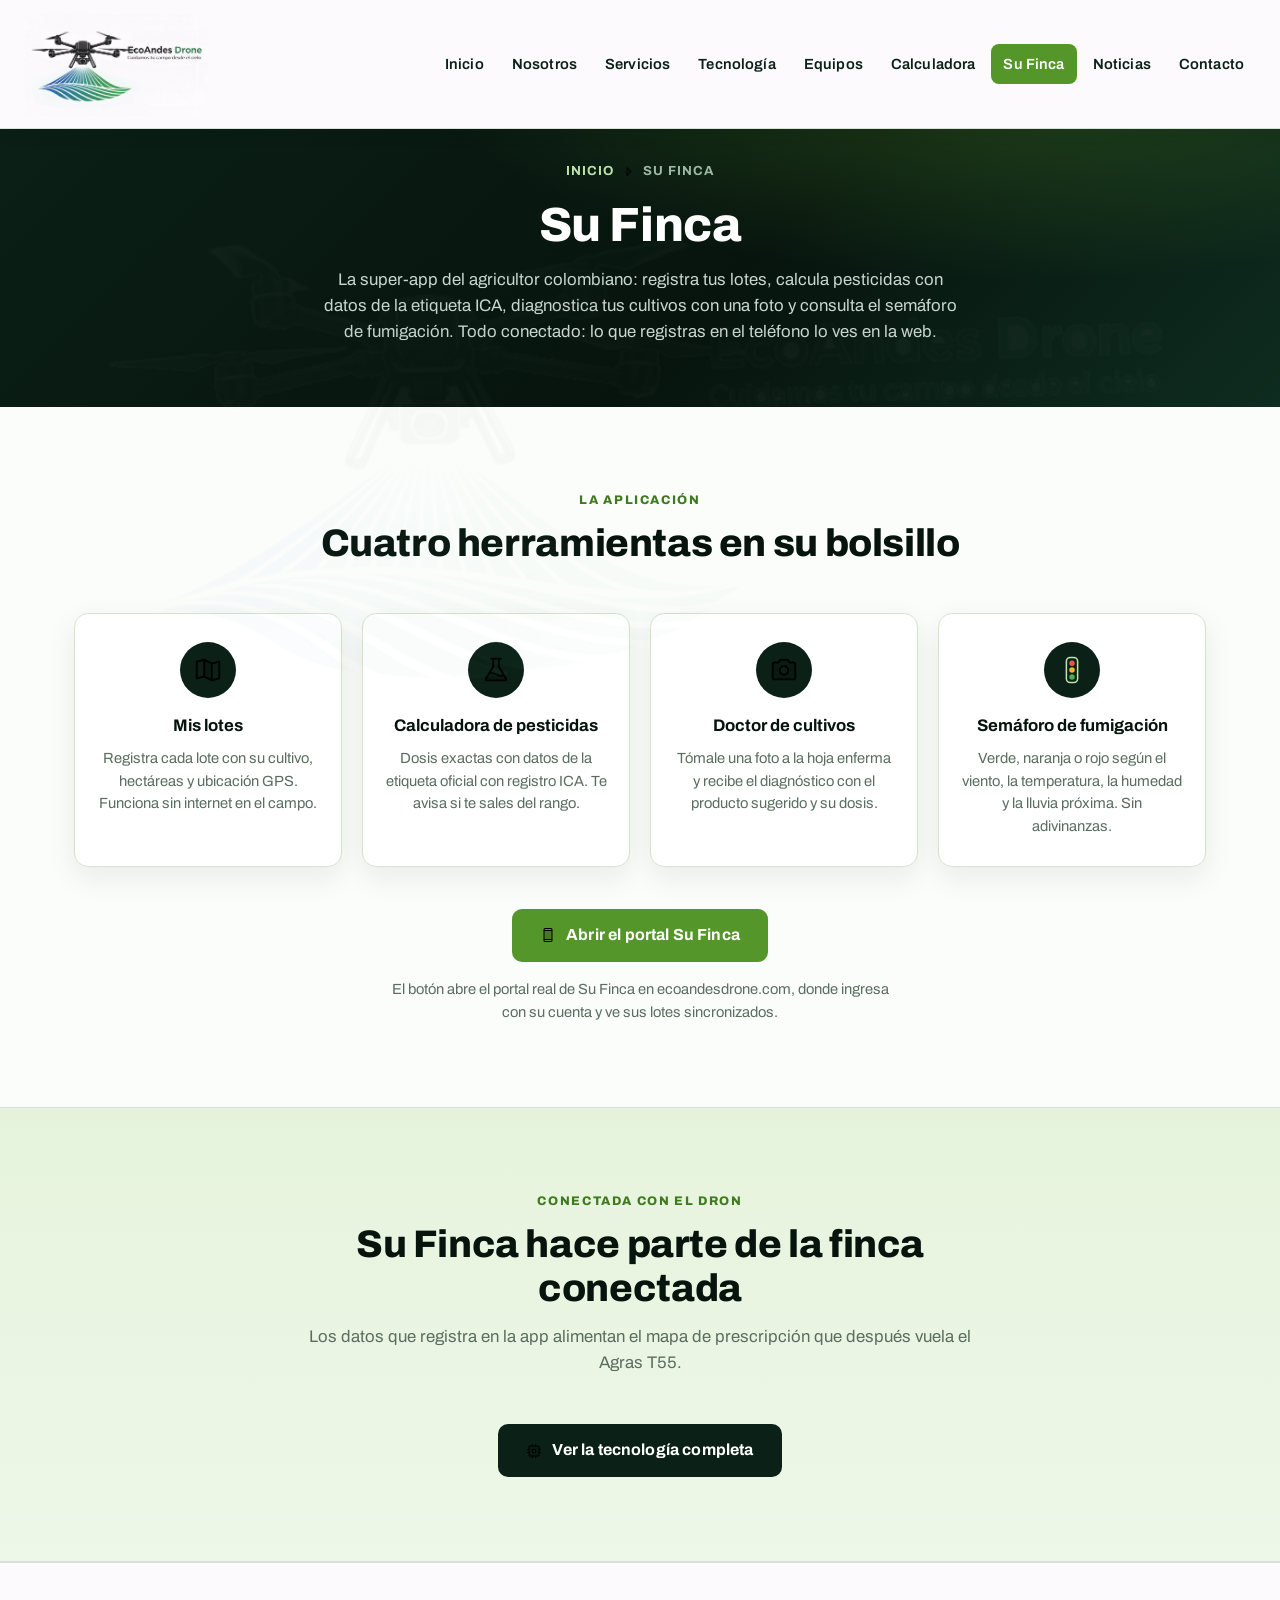
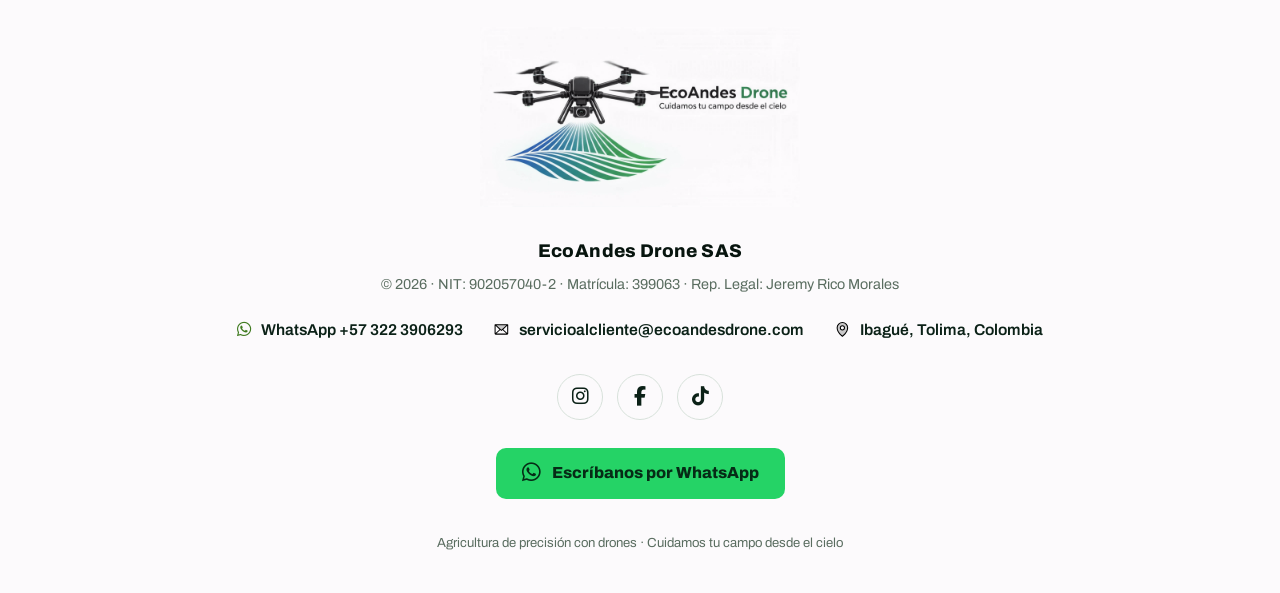
<file: su-finca.html>
<!doctype html>
<html lang="es">
  <head>
    <meta charset="utf-8" />
    <meta name="viewport" content="width=device-width, initial-scale=1, viewport-fit=cover" />
    <meta name="color-scheme" content="light" />
    <meta name="description" content="Su Finca, la app de EcoAndes Drone para el pequeño productor: lotes, calculadora de pesticidas, doctor de cultivos y semáforo de fumigación." /><link rel="canonical" href="https://ecoandesdrone.com/su-finca.html"><meta property="og:type" content="website"><meta property="og:site_name" content="EcoAndes Drone SAS"><meta property="og:title" content="Su Finca | EcoAndes Drone SAS"><meta property="og:description" content="Su Finca, la app de EcoAndes Drone para el pequeño productor: lotes, calculadora de pesticidas, doctor de cultivos y semáforo de fumigación."><meta property="og:url" content="https://ecoandesdrone.com/su-finca.html"><meta property="og:image" content="https://ecoandesdrone.com/assets/hero-amanecer.webp"><meta name="twitter:card" content="summary_large_image"><meta name="twitter:title" content="Su Finca | EcoAndes Drone SAS"><meta name="twitter:description" content="Su Finca, la app de EcoAndes Drone para el pequeño productor: lotes, calculadora de pesticidas, doctor de cultivos y semáforo de fumigación."><meta name="twitter:image" content="https://ecoandesdrone.com/assets/hero-amanecer.webp"><script type="application/ld+json">{"@context":"https://schema.org","@type":"Organization","name":"EcoAndes Drone SAS","url":"https://ecoandesdrone.com/","logo":"https://ecoandesdrone.com/assets/logo-estatico.webp","description":"Agricultura de precisión con drones en Colombia.","email":"servicioalcliente@ecoandesdrone.com","telephone":"+57-322-3906293","address":{"@type":"PostalAddress","addressLocality":"Ibagué","addressRegion":"Tolima","addressCountry":"CO"},"sameAs":["https://www.facebook.com/profile.php?id=61594143916085","https://www.instagram.com/ecoandesdrone/","https://www.tiktok.com/@ecoandesdrone"]}</script>
    <link rel="icon" href="assets/favicon.ico" />
    <title>Su Finca | EcoAndes Drone SAS</title>
    <link rel="stylesheet" href="assets/fonts/archivo.css" />
    <link rel="stylesheet" href="assets/fontawesome.css" />
    <style>
      :root{
        --ink:#07140e;
        --ink-2:#0b2117;
        --green:#55962a;
        --green-dark:#3f7a1f;
        --green-mid:#dcefd2;
        --pale:#edf8e8;
        --paper:#fbfdfb;
        --line:#d7e1da;
        --text:#1c2b21;
        --muted:#5a6d60;
        --white:#ffffff;
        --shadow:0 10px 30px rgba(7,20,14,.08);
        --shadow-lg:0 24px 60px rgba(2,8,5,.35);
        --radius:14px;
      }
      *{box-sizing:border-box}
      html{scroll-behavior:smooth}
      body{
        margin:0;
        font-family:"Archivo",system-ui,-apple-system,"Segoe UI",sans-serif;
        color:var(--text);
        background:var(--paper);
        line-height:1.55;
        -webkit-font-smoothing:antialiased;
      }
      img{max-width:100%;display:block}
      a{text-decoration:none;color:inherit}
      button{font:inherit}
      .wrap{max-width:1180px;margin:0 auto;padding:0 24px}
      .page-view[hidden]{display:none}

      /* ---------- LOGO: EL ORIGINAL, TAL CUAL, SOBRE BLANCO ----------
         Decisión del dueño: fondo blanco y el logo ORIGINAL a todo color,
         sin versiones en negativo, sin recolorear, sin halos ni
         difuminados. Se usa el archivo animado original del sitio
         (assets/logo-animado.gif: dron oscuro, "EcoAndes" en su tinta,
         "Drone" en verde, surcos azul-verde, eslogan debajo, hélices
         girando), idéntico en menú y pie. Su fondo nativo es un
         blanco cálido (#fcfafc); por eso el encabezado y el pie usan
         exactamente ese blanco: el logo se funde con la superficie
         sin rectángulo visible, sin tocar un píxel del arte. */

      /* ---------- MENÚ FIJO ---------- */
      .site-header{
        position:fixed;inset:0 0 auto 0;z-index:100;
        background:#fcfafc;
        border-bottom:1px solid var(--line);
        box-shadow:0 4px 18px rgba(7,20,14,.06);
      }
      .header-in{
        display:flex;align-items:center;gap:20px;
        max-width:1280px;margin:0 auto;padding:10px 24px;
      }
      .brand{display:flex;align-items:center;flex:none;padding:2px 0}
      .brand-logo{
        height:104px;width:auto;display:block;
      }
      .main-nav{margin-left:auto}
      .main-nav ul{
        display:flex;align-items:center;gap:4px;
        list-style:none;margin:0;padding:0;
      }
      .main-nav a{
        display:block;padding:9px 12px;border-radius:8px;
        color:var(--ink-2);font-size:.92rem;font-weight:600;letter-spacing:.01em;
        transition:background .2s,color .2s;cursor:pointer;
      }
      .main-nav a:hover{background:var(--pale);color:var(--green-dark)}
      .main-nav a.active{background:var(--green);color:#fff}
      .nav-toggle{
        display:none;margin-left:auto;
        background:transparent;border:1px solid var(--line);
        color:var(--ink-2);border-radius:8px;padding:8px 12px;font-size:1rem;cursor:pointer;
      }

      /* ---------- PANTALLA DE APERTURA (SPLASH) ----------
         Reproduce la del sitio vigente: al ENTRAR, primero se ve
         el logo grande y centrado, y después la página, con un
         fundido suave. Fondo verde oscuro radial; en el centro, el
         logo animado ORIGINAL (assets/logo-animado.gif, el mismo
         archivo, con las hélices girando) sobre su tarjeta blanca
         redondeada — su fondo nativo es ese blanco cálido, así que
         se funde con la tarjeta sin tocar un píxel —; debajo, el
         nombre, el eslogan y la barra de carga. Mismo ritmo del
         sitio actual: se oculta a los 450 ms del DOMContentLoaded
         (respaldo absoluto a los 1400 ms) y se desvanece en 0.7 s.
         Un toque o clic la salta y entra directo. Es solo de
         ENTRADA: la navegación interna entre páginas no la repite. */
      #splash{
        position:fixed;inset:0;z-index:9999;
        background:radial-gradient(circle at center,#163b27,#06110b 72%);
        display:grid;place-items:center;
        transition:opacity .7s,visibility .7s;
        cursor:pointer;
      }
      #splash.hidden{opacity:0;visibility:hidden;pointer-events:none}
      body.splash-lock{overflow:hidden}
      .splash-inner{text-align:center;color:#fff;padding:0 20px}
      .splash-card{
        width:min(310px,72vw);margin:0 auto;line-height:0;
        padding:18px 22px;border-radius:28px;
        background:#fcfafc;box-shadow:0 28px 80px rgba(0,0,0,.35);
        animation:splashLogoIn 1.1s cubic-bezier(.2,.8,.2,1);
      }
      .splash-card img{width:100%;height:auto;display:block}
      .splash-title{
        font-size:clamp(2rem,5vw,3.2rem);font-weight:900;
        margin-top:22px;letter-spacing:-.03em;line-height:1.05;
        animation:splashRise .9s .25s both;
      }
      .splash-title span{color:#2b854d}
      .splash-sub{
        color:#b8c9bd;margin-top:5px;font-size:1.02rem;
        animation:splashRise .9s .45s both;
      }
      .splash-loader{
        width:170px;height:3px;background:#284535;border-radius:9px;
        margin:28px auto 0;overflow:hidden;
      }
      .splash-loader::after{
        content:"";display:block;height:100%;width:45%;
        background:#2b854d;animation:splashLoad 1.7s ease-in-out infinite;
      }
      @keyframes splashLogoIn{
        from{opacity:0;transform:scale(.7) rotate(-8deg)}
        to{opacity:1;transform:none}
      }
      @keyframes splashRise{
        from{opacity:0;transform:translateY(15px)}
        to{opacity:1;transform:none}
      }
      @keyframes splashLoad{
        0%{transform:translateX(-120%)}
        100%{transform:translateX(380%)}
      }

      /* ---------- HERO (INICIO) — CONCEPTO 9 "AMANECER", LA ESCENA TAL CUAL ----------
         El fondo del hero ES la escena fotográfica del Concepto 9 que
         el dueño vio y escogió (assets/hero-amanecer.webp): cielo
         luminoso de amanecer, el dron a la derecha rociando sobre el
         campo verde, a todo el ancho y alto del hero, sin degradados
         sintéticos ni máscaras de fundido. La escena va LIMPIA, sin
         ningún texto impreso: los únicos textos son los elementos
         HTML vivos de aquí — a la izquierda, el titular oscuro en dos
         líneas, el subtítulo y los botones, en las mismas posiciones
         y proporciones de la referencia. */
      .hero{
        position:relative;color:var(--text);
        display:flex;align-items:flex-start;
        min-height:clamp(560px,44.2vw,900px);
        padding:clamp(96px,9.7vw,250px) 0 60px;
        overflow:hidden;background:#e7edd6;
      }
      .hero-bg{
        position:absolute;inset:0;z-index:0;
        width:100%;height:100%;
        object-fit:cover;object-position:50% 50%;
      }
      .hero-in{position:relative;z-index:2;width:100%;margin:0 auto;padding:0 24px 0 clamp(24px,8.8vw,260px)}
      .hero-copy{max-width:720px;text-align:left}
      .hero h1{
        margin:0;font-size:clamp(2.4rem,4.7vw,5.2rem);
        font-weight:800;line-height:1.1;letter-spacing:-.015em;color:var(--ink);
      }
      .hero h1 .l{display:block}
      .hero .sub{
        margin:24px 0 0;max-width:640px;
        font-size:clamp(1.02rem,1.55vw,1.3rem);color:#22312a;font-weight:500;
      }
      .hero .sub .dot{color:var(--green);font-weight:800;padding:0 2px}
      .hero-actions{
        margin-top:40px;display:flex;gap:14px;justify-content:flex-start;flex-wrap:wrap;
      }
      /* Botones como en la referencia: el principal, verde sólido; el
         secundario, claro y translúcido sobre la luz del cielo. */
      .hero .btn-green{box-shadow:0 14px 30px rgba(85,150,42,.35)}
      .hero .btn-outline{background:rgba(255,255,255,.78);border-color:rgba(63,122,31,.55)}
      .hero .btn-outline:hover{background:#fff}
      .btn{
        display:inline-flex;align-items:center;gap:10px;
        padding:14px 28px;border-radius:10px;
        font-size:1rem;font-weight:700;letter-spacing:.01em;
        transition:transform .15s,background .2s,border-color .2s;
        cursor:pointer;border:0;
      }
      .btn:active{transform:translateY(1px)}
      .btn-green{background:var(--green);color:#fff}
      .btn-green:hover{background:var(--green-dark)}
      .btn-outline{border:2px solid var(--green-dark);color:var(--green-dark);background:transparent}
      .btn-outline:hover{border-color:var(--green-dark);background:var(--pale)}
      .btn-dark{background:var(--ink-2);color:#fff}
      .btn-dark:hover{background:var(--ink)}

      /* ---------- MARCA DE AGUA FIJA ---------- */
      .site-watermark{
        position:fixed;inset:0;z-index:1;pointer-events:none;
        display:grid;place-items:center;overflow:hidden;opacity:.028;
      }
      .site-watermark img{
        width:min(1040px,82vw);height:auto;
        transform:rotate(-2deg) scale(1.04);will-change:transform;
        animation:watermarkDrift 18s ease-in-out infinite alternate;
      }
      @keyframes watermarkDrift{
        from{transform:rotate(-2deg) scale(1.04) translate3d(-1.5%,0,0)}
        to{transform:rotate(-2deg) scale(1.08) translate3d(1.5%,1%,0)}
      }
      section,.trust-band,.site-footer,.page-hero{position:relative;z-index:0}
      .wrap,.trust-in{position:relative;z-index:2}
      .site-footer > *{position:relative;z-index:2}

      /* ---------- FRANJA DE DATOS ---------- */
      .trust-band{background:var(--pale);border-bottom:1px solid var(--line)}
      .trust-in{
        display:flex;flex-wrap:wrap;justify-content:center;align-items:center;
        gap:10px 0;padding:20px 24px;max-width:1180px;margin:0 auto;text-align:center;
      }
      .trust-item{
        display:inline-flex;align-items:center;gap:9px;
        font-size:.95rem;font-weight:600;color:var(--ink-2);padding:2px 20px;
      }
      .trust-item i{color:var(--green-dark);font-size:1rem}
      .trust-item + .trust-item{border-left:1px solid #c4d8bf}

      /* ---------- SECCIONES ---------- */
      section{padding:84px 0}
      .section-head{text-align:center;max-width:680px;margin:0 auto 48px}
      .section-head h2{
        margin:0;font-size:clamp(1.7rem,3.6vw,2.4rem);font-weight:800;color:var(--ink);
        letter-spacing:-.01em;line-height:1.15;
      }
      .section-head p{margin:14px 0 0;color:var(--muted);font-size:1.05rem}
      .section-head.left{text-align:left;margin-left:0}
      .kicker{
        display:block;color:var(--green-dark);font-size:.78rem;font-weight:800;
        letter-spacing:.13em;text-transform:uppercase;margin-bottom:10px;
      }

      /* ---------- ENCABEZADO DE PÁGINA INTERNA ---------- */
      .page-hero{
        background:linear-gradient(135deg,var(--ink-2),var(--ink) 60%,#0e2c1f);
        color:#fff;text-align:center;
        padding:158px 24px 62px;overflow:hidden;
      }
      .page-hero::after{
        content:"";position:absolute;inset:0;
        background:radial-gradient(600px 220px at 80% 15%,rgba(85,150,42,.35),transparent);
        pointer-events:none;
      }
      .page-hero .in{position:relative;z-index:1;max-width:760px;margin:0 auto}
      .page-hero h1{
        margin:0;font-size:clamp(1.9rem,4.6vw,3rem);font-weight:800;
        letter-spacing:-.01em;line-height:1.12;
      }
      .page-hero p{margin:14px auto 0;color:#c9d8cf;font-size:1.05rem;max-width:640px}
      .page-crumb{
        display:inline-flex;align-items:center;gap:8px;margin-bottom:18px;
        font-size:.82rem;font-weight:700;letter-spacing:.08em;text-transform:uppercase;color:#9db8a4;
      }
      .page-crumb a{color:#bfe3ac;cursor:pointer}
      .page-crumb a:hover{color:#fff}

      /* ---------- EXPLORE (tarjetas-puerta) ---------- */
      .grid-6{display:grid;grid-template-columns:repeat(3,1fr);gap:22px}
      .card{
        background:var(--white);border:1px solid var(--line);border-radius:var(--radius);
        padding:34px 28px 30px;text-align:center;box-shadow:var(--shadow);
        display:flex;flex-direction:column;align-items:center;
        transition:transform .18s,box-shadow .18s,border-color .18s;cursor:pointer;
      }
      .card:hover{transform:translateY(-4px);border-color:#bcd6b2;box-shadow:0 18px 40px rgba(7,20,14,.12)}
      .card .icon{
        width:64px;height:64px;border-radius:16px;
        background:var(--pale);color:var(--green-dark);
        display:flex;align-items:center;justify-content:center;
        font-size:1.7rem;margin-bottom:18px;
      }
      .card .icon svg{width:36px;height:36px}
      .card h3{margin:0;font-size:1.18rem;font-weight:700;color:var(--ink)}
      .card p{margin:9px 0 0;color:var(--muted);font-size:.97rem}
      .card .go{
        margin-top:auto;padding-top:18px;
        font-size:.9rem;font-weight:700;color:var(--green-dark);
        display:inline-flex;align-items:center;gap:7px;
      }

      /* ---------- TARJETAS GENÉRICAS ---------- */
      .grid-2{display:grid;grid-template-columns:repeat(2,1fr);gap:22px}
      .grid-3{display:grid;grid-template-columns:repeat(3,1fr);gap:22px}
      .grid-4{display:grid;grid-template-columns:repeat(4,1fr);gap:20px}
      .info-card{
        background:var(--white);border:1px solid var(--line);border-radius:var(--radius);
        padding:32px 28px;box-shadow:var(--shadow);
      }
      .info-card .icon{
        width:58px;height:58px;border-radius:16px;margin-bottom:18px;
        background:var(--pale);color:var(--green-dark);
        display:flex;align-items:center;justify-content:center;font-size:1.5rem;
      }
      .info-card h3{margin:0;font-size:1.22rem;font-weight:700;color:var(--ink)}
      .info-card p{margin:9px 0 0;color:var(--muted);font-size:.98rem}
      .info-card ul{margin:12px 0 0;padding-left:18px;color:var(--muted);font-size:.95rem}
      .info-card ul li{margin:5px 0}
      .info-card ul strong{color:var(--text)}

      /* ---------- SU FINCA ---------- */
      .sufinca{background:linear-gradient(180deg,#e6f3dc 0%,var(--pale) 100%);border-block:1px solid var(--line)}
      .mini-card{
        background:var(--white);border:1px solid #d3e4cb;border-radius:var(--radius);
        padding:28px 22px;text-align:center;box-shadow:var(--shadow);
      }
      .mini-card .icon{
        width:56px;height:56px;border-radius:50%;margin:0 auto 15px;
        background:var(--ink-2);color:#bfe3ac;
        display:flex;align-items:center;justify-content:center;font-size:1.45rem;
      }
      .mini-card .icon svg{width:30px;height:30px}
      .mini-card h3{margin:0;font-size:1.05rem;font-weight:700;color:var(--ink)}
      .mini-card p{margin:8px 0 0;color:var(--muted);font-size:.92rem}
      .center-action{text-align:center;margin-top:42px}

      /* ---------- PASOS / FLUJO ---------- */
      .steps{display:grid;grid-template-columns:repeat(3,1fr);gap:22px;position:relative}
      .steps-4{grid-template-columns:repeat(4,1fr)}
      .step{text-align:center;padding:12px 22px 4px;position:relative}
      a.step{cursor:pointer}
      a.step:hover h3{color:var(--green-dark)}
      .step .icon{
        width:84px;height:84px;border-radius:50%;margin:0 auto 20px;
        background:var(--white);border:2px solid var(--green-mid);
        color:var(--green-dark);box-shadow:var(--shadow);
        display:flex;align-items:center;justify-content:center;font-size:2rem;
        position:relative;z-index:1;
      }
      .step .icon svg{width:46px;height:46px}
      .step .num{
        position:absolute;top:2px;left:50%;transform:translateX(26px);
        width:30px;height:30px;border-radius:50%;z-index:2;
        background:var(--green);color:#fff;font-weight:800;font-size:.95rem;
        display:flex;align-items:center;justify-content:center;
        border:3px solid var(--paper);
      }
      .step h3{margin:0;font-size:1.2rem;font-weight:700;color:var(--ink)}
      .step p{margin:10px auto 0;color:var(--muted);font-size:.98rem;max-width:300px}
      @media (min-width:821px){
        .steps::before{
          content:"";position:absolute;top:54px;left:19%;right:19%;
          border-top:2px dashed #bcd6b2;z-index:0;
        }
        .steps-4::before{left:12%;right:12%}
      }

      /* ---------- DATOS DE EMPRESA ---------- */
      .data-list{
        background:var(--white);border:1px solid var(--line);border-radius:var(--radius);
        box-shadow:var(--shadow);overflow:hidden;
      }
      .data-row{
        display:flex;gap:16px;align-items:flex-start;
        padding:18px 26px;border-bottom:1px solid var(--line);
      }
      .data-row:last-child{border-bottom:0}
      .data-row i{color:var(--green-dark);font-size:1.1rem;margin-top:3px;width:22px;text-align:center;flex:none}
      .data-row b{display:block;font-size:.8rem;letter-spacing:.07em;text-transform:uppercase;color:var(--muted)}
      .data-row span{font-size:1.02rem;font-weight:600;color:var(--ink)}
      .data-row a{color:var(--green-dark);font-weight:700}
      .data-row a:hover{text-decoration:underline}

      /* ---------- MARCO NORMATIVO ---------- */
      .norm-grid{display:grid;grid-template-columns:repeat(3,1fr);gap:18px}
      .norm-item{
        padding:26px;border:1px solid var(--line);border-radius:var(--radius);
        background:var(--white);box-shadow:var(--shadow);
      }
      .norm-item i{color:var(--green-dark);font-size:1.5rem;margin-bottom:14px;display:block}
      .norm-item h4{margin:0 0 6px;font-size:1rem;color:var(--ink)}
      .norm-item p{margin:0;font-size:.9rem;color:var(--muted)}
      .notice{
        margin-top:24px;padding:20px 22px;border-left:4px solid var(--green);
        background:#f2f8f2;border-radius:0 12px 12px 0;color:#3c5144;font-size:.94rem;
      }
      .notice a{color:var(--green-dark);font-weight:700}
      .notice a:hover{text-decoration:underline}

      /* ---------- ACORDEÓN DE SERVICIOS ---------- */
      .accordion{max-width:920px;margin:0 auto;display:grid;gap:13px}
      .acc{
        background:#fff;border:1px solid var(--line);border-radius:16px;
        overflow:hidden;box-shadow:0 8px 25px rgba(7,20,14,.045);
      }
      .acc.featured{border:2px solid var(--green)}
      .acc-head{
        display:flex;align-items:center;gap:16px;width:100%;
        padding:20px 22px;cursor:pointer;background:transparent;border:0;text-align:left;
      }
      .acc-icon{
        width:52px;height:52px;border-radius:15px;background:var(--pale);
        display:flex;align-items:center;justify-content:center;
        color:var(--green-dark);flex:none;font-size:1.25rem;
      }
      .acc-title{flex:1;font-weight:800;font-size:1.05rem;color:var(--ink)}
      .acc .chev{transition:transform .3s;color:#82938a}
      .acc.open .chev{transform:rotate(180deg);color:var(--green-dark)}
      .acc-body{max-height:0;overflow:hidden;transition:max-height .45s ease}
      .acc.open .acc-body{max-height:700px}
      .acc-content{padding:0 24px 24px 90px;color:var(--muted);font-size:.97rem}
      .acc-content ul{margin-top:10px;padding-left:18px}
      .acc-content li{margin:6px 0}
      .acc-content strong{color:var(--ink)}

      /* ---------- PROCESO DE TRABAJO (banda oscura) ---------- */
      .process-band{
        margin-top:30px;background:var(--ink);color:#fff;border-radius:24px;
        padding:40px;box-shadow:0 24px 65px rgba(7,20,14,.18);
      }
      .process-band h3{margin:0;font-size:clamp(1.6rem,3vw,2.3rem);line-height:1.1;color:#fff}
      .process-band .lead{color:#b9c9bf;max-width:680px;margin:12px 0 0}
      .process-steps{display:grid;grid-template-columns:repeat(5,1fr);gap:12px;margin-top:30px}
      .process-steps > div{
        padding:18px;border:1px solid rgba(255,255,255,.1);
        background:rgba(255,255,255,.045);border-radius:16px;min-height:150px;
      }
      .process-steps b{
        display:inline-flex;align-items:center;justify-content:center;
        width:34px;height:34px;border-radius:50%;
        background:rgba(85,150,42,.22);color:#bde7c3;font-size:.75rem;margin-bottom:18px;
      }
      .process-steps strong{display:block;margin-bottom:5px}
      .process-steps span{display:block;color:#9fb1a6;font-size:.84rem}
      .check-points{display:grid;gap:10px;margin-top:22px}
      .check-points span{display:flex;gap:9px;align-items:center;font-weight:600;color:var(--ink)}
      .check-points i{color:var(--green-dark)}

      /* ---------- FICHA T55 ---------- */
      .t55-spec{
        display:grid;grid-template-columns:1.2fr .8fr;gap:26px;align-items:stretch;
        background:#fff;border:1px solid var(--line);border-radius:22px;
        padding:36px;box-shadow:var(--shadow);
      }
      .t55-spec h3{margin:0 0 10px;font-size:1.9rem;color:var(--ink)}
      .t55-spec p{color:var(--muted);line-height:1.75;margin:0}
      .spec-list{display:grid;grid-template-columns:1fr 1fr;gap:12px}
      .spec-list span{border:1px solid var(--line);border-radius:16px;padding:18px;background:var(--paper)}
      .spec-list b{display:block;font-size:1.45rem;color:var(--green-dark)}
      .spec-list small{color:var(--muted)}
      .disclaimer{
        display:flex;gap:12px;align-items:flex-start;margin-top:20px;
        padding:18px 20px;border-left:4px solid var(--green);
        background:#f2f8f2;border-radius:0 12px 12px 0;color:#496055;font-size:.9rem;
      }
      .disclaimer i{color:var(--green-dark);margin-top:4px}
      .disclaimer p{margin:0}

      /* ---------- GALERÍA Y VIDEOS ---------- */
      .gallery-grid{display:grid;grid-template-columns:repeat(3,1fr);gap:18px}
      .gallery-item{
        position:relative;border-radius:18px;overflow:hidden;background:var(--ink-2);
        box-shadow:var(--shadow);margin:0;
      }
      .gallery-item img{width:100%;height:300px;object-fit:cover;display:block}
      .gallery-item figcaption{
        position:absolute;inset:auto 0 0;padding:56px 20px 16px;color:#fff;
        background:linear-gradient(transparent,rgba(0,0,0,.78));
        font-size:.95rem;font-weight:700;
      }
      .gallery-item figcaption span{color:#8fd07a}
      .dark-band{background:linear-gradient(180deg,var(--ink) 0%,var(--ink-2) 100%);color:#fff}
      .dark-band .section-head h2{color:#fff}
      .dark-band .section-head p{color:#aebfb4}
      .video-grid{display:grid;grid-template-columns:repeat(3,1fr);gap:18px}
      .video-card{
        position:relative;border-radius:18px;overflow:hidden;background:#020805;
        border:1px solid rgba(255,255,255,.09);box-shadow:0 22px 55px rgba(0,0,0,.28);
      }
      .video-card.featured{grid-column:span 2}
      .video-card video{width:100%;height:260px;object-fit:cover;display:block;background:#020805}
      .video-card.featured video{height:320px}
      .video-card .v-label{
        position:absolute;left:16px;bottom:14px;z-index:2;color:#fff;
        font-weight:700;font-size:.92rem;text-shadow:0 2px 10px rgba(0,0,0,.5);
        pointer-events:none;
      }
      .video-card .v-label small{display:block;color:rgba(255,255,255,.75);font-weight:500;font-size:.78rem}
      .video-note{margin:20px auto 0;max-width:820px;text-align:center;color:#91a69a;font-size:.85rem}

      /* ---------- CALCULADORA ---------- */
      .calc-wrap{background:linear-gradient(180deg,#f4f9f4 0%,#e9f3e9 100%);border-block:1px solid var(--line)}
      .calc-grid{display:grid;grid-template-columns:1fr 1fr;gap:28px;align-items:start;max-width:1020px;margin:0 auto}
      .calc-form,.calc-result{
        background:#fff;border:1px solid var(--line);border-radius:22px;
        padding:34px;box-shadow:var(--shadow);
      }
      .calc-form h3,.calc-result h3{margin:0 0 6px;font-size:1.35rem;color:var(--ink)}
      .calc-sub{color:var(--muted);font-size:.92rem;margin:0 0 22px}
      .field{margin-bottom:16px}
      .field > label{display:block;font-weight:700;font-size:.88rem;margin-bottom:7px;color:var(--ink)}
      .field input,.field select,.field textarea{
        width:100%;padding:13px 15px;border:1px solid #d7e1da;border-radius:12px;
        font:inherit;background:var(--paper);outline:none;color:var(--text);
      }
      .field input:focus,.field select:focus,.field textarea:focus{
        border-color:var(--green);box-shadow:0 0 0 3px rgba(85,150,42,.15);
      }
      .terrain{display:grid;grid-template-columns:1fr 1fr;gap:12px}
      .terrain label{
        position:relative;display:block;border:1px solid #d7e1da;border-radius:14px;
        padding:14px;cursor:pointer;background:var(--paper);transition:.2s;
      }
      .terrain input{position:absolute;opacity:0;pointer-events:none}
      .terrain label:has(input:checked){border-color:var(--green);background:#f2f9f0;box-shadow:0 0 0 3px rgba(85,150,42,.15)}
      .terrain label:has(input:focus-visible){outline:2px solid var(--green-dark);outline-offset:2px}
      .terrain b{display:block;font-size:1rem;color:var(--ink)}
      .terrain b i{color:var(--green-dark);margin-right:7px}
      .terrain small{color:var(--muted);display:block;margin-top:2px}
      .terrain .price{color:var(--green-dark);font-weight:800;margin-top:6px;display:block}
      .calc-result{display:none}
      .calc-result.show{display:block}
      .calc-total{
        font-size:clamp(2.1rem,5vw,2.8rem);font-weight:900;letter-spacing:-.02em;
        color:var(--green-dark);margin:6px 0 4px;
      }
      .calc-lines{
        display:grid;gap:8px;margin:18px 0;padding:18px;
        background:#f7faf7;border:1px solid var(--line);border-radius:14px;font-size:.92rem;
      }
      .calc-lines div{display:flex;justify-content:space-between;gap:10px}
      .calc-lines span{color:var(--muted)}
      .calc-notes{font-size:.84rem;color:var(--muted);display:grid;gap:9px;margin-top:16px;line-height:1.6}
      .calc-notes i{color:var(--green-dark);margin-right:6px}
      .calc-error{
        display:none;color:#b3261e;background:#fdecea;border:1px solid #f5c6c0;
        border-radius:12px;padding:12px 14px;font-size:.88rem;margin-bottom:14px;
      }
      .calc-error.show{display:block}

      /* ---------- CONTACTO ---------- */
      .contact-grid{display:grid;grid-template-columns:.85fr 1.15fr;gap:28px;align-items:start}
      .contact-box,.contact-form{
        background:#fff;border:1px solid var(--line);border-radius:22px;
        padding:34px;box-shadow:var(--shadow);
      }
      .contact-box h3,.contact-form h3{margin:0 0 6px;font-size:1.3rem;color:var(--ink)}
      .details{display:grid;gap:16px;margin-top:22px}
      .detail{display:flex;gap:13px;align-items:flex-start}
      .detail i{color:var(--green-dark);margin-top:4px;width:22px;text-align:center;flex:none}
      .detail span{color:#52645a}
      .detail a{color:var(--green-dark);font-weight:700}
      .detail a:hover{text-decoration:underline}
      .contact-form{display:grid;gap:14px}
      .contact-form .field{margin-bottom:0}
      .form-status{text-align:center;color:var(--muted);font-size:.85rem;margin:0}

      /* ---------- NOTICIAS ---------- */
      .news-meta{
        display:flex;flex-wrap:wrap;gap:12px;align-items:center;justify-content:center;
        margin-top:20px;color:#9fb3a8;font-size:.88rem;
      }
      .news-meta strong{color:#fff}
      .btn-refresh{
        background:var(--green);color:#fff;border:0;font-weight:700;font-size:.88rem;
        padding:10px 18px;border-radius:10px;cursor:pointer;
        display:inline-flex;align-items:center;gap:8px;transition:background .2s;
      }
      .btn-refresh:hover{background:var(--green-dark)}
      .btn-refresh:disabled{opacity:.6;cursor:wait}
      .filters{display:flex;flex-wrap:wrap;gap:10px;justify-content:center;margin-bottom:8px}
      .chip{
        border:1.5px solid var(--line);background:#fff;color:var(--muted);
        font:inherit;font-weight:700;font-size:.88rem;padding:9px 18px;
        border-radius:999px;cursor:pointer;transition:.2s;
        display:inline-flex;align-items:center;gap:8px;
      }
      .chip i{font-size:.85rem}
      .chip:hover{border-color:var(--green);color:var(--green-dark)}
      .chip.active{background:var(--green);border-color:var(--green);color:#fff}
      .news-grid{display:grid;grid-template-columns:repeat(3,1fr);gap:18px;margin-top:26px}
      .news-card{
        background:#fff;border:1px solid var(--line);border-radius:18px;padding:22px;
        display:flex;flex-direction:column;gap:10px;
        transition:transform .2s,box-shadow .2s;
      }
      .news-card:hover{transform:translateY(-3px);box-shadow:0 14px 30px rgba(7,20,14,.10)}
      .news-top{display:flex;align-items:center;gap:8px;flex-wrap:wrap}
      .tag{
        font-size:.72rem;font-weight:800;letter-spacing:.05em;text-transform:uppercase;
        padding:4px 12px;border-radius:999px;color:#fff;background:var(--green);
      }
      .tag.tech{background:#2e5297}.tag.norm{background:#b3541e}.tag.col{background:#225e5a}
      .lang{
        font-size:.72rem;font-weight:700;color:var(--muted);
        border:1px solid var(--line);padding:3px 10px;border-radius:999px;
      }
      .news-card h3{margin:0;font-size:1.02rem;line-height:1.4}
      .news-card h3 a{color:var(--ink)}
      .news-card h3 a:hover{color:var(--green-dark)}
      .news-card p.ex{margin:0;color:var(--muted);font-size:.88rem;flex:1}
      .news-card-meta{
        display:flex;justify-content:space-between;align-items:center;gap:10px;
        margin-top:6px;font-size:.78rem;color:var(--muted);
      }
      .read-link{color:var(--green-dark);font-weight:800;white-space:nowrap}
      .read-link:hover{text-decoration:underline}
      .skel{border:1px solid var(--line);border-radius:18px;padding:22px;display:flex;flex-direction:column;gap:12px}
      .skel div{
        background:linear-gradient(90deg,var(--pale) 25%,#e9efeb 50%,var(--pale) 75%);
        background-size:200% 100%;animation:sh 1.4s infinite;border-radius:8px;
      }
      @keyframes sh{to{background-position:-200% 0}}
      .news-empty{
        background:var(--pale);border:1px dashed #bcd6b2;border-radius:18px;
        padding:40px 24px;text-align:center;color:var(--muted);grid-column:1/-1;
      }
      .news-empty h3{margin:0 0 6px;color:var(--ink)}
      .news-empty p{margin:0}
      .cache-note{
        background:#fff8e6;border:1px solid #ecd9ae;color:#8a6d1f;font-size:.85rem;
        border-radius:12px;padding:10px 16px;margin:18px auto 0;max-width:680px;
        text-align:center;display:none;
      }
      .official{
        margin-top:44px;background:linear-gradient(135deg,#fdf8ef,#fbf3e2);
        border:1px solid #ecd9ae;border-radius:18px;padding:28px;
      }
      .official h2{margin:0 0 6px;font-size:1.15rem;color:var(--ink)}
      .official p{color:var(--muted);font-size:.92rem;margin:0 0 14px}
      .official ul{list-style:none;margin:0;padding:0;display:grid;gap:10px}
      .official li{display:flex;gap:10px;align-items:flex-start}
      .official li i{color:#b3541e;margin-top:4px}
      .official a{color:#b3541e;font-weight:700;font-size:.95rem}
      .official a:hover{text-decoration:underline}

      /* ---------- PIE ---------- */
      /* Pie claro, consistente con el encabezado: mismo blanco del logo,
         textos en oscuro, logo original a todo color. */
      .site-footer{
        background:#fcfafc;color:var(--text);text-align:center;
        padding:64px 24px 40px;border-top:1px solid var(--line);
      }
      /* Logo del pie: el original animado, idéntico al del menú,
         fundido sobre el blanco del pie. */
      .footer-logo{display:inline-block;line-height:0}
      .footer-logo img{width:min(320px,74vw);height:auto;display:block}
      .footer-name{margin:22px 0 0;font-size:1.15rem;font-weight:800;color:var(--ink);letter-spacing:.02em}
      .footer-legal{margin:8px auto 0;font-size:.9rem;color:var(--muted);max-width:640px}
      .footer-contact{
        margin:22px auto 0;display:flex;flex-wrap:wrap;justify-content:center;gap:10px 30px;
        font-size:.98rem;font-weight:600;color:var(--ink-2);
      }
      .footer-contact a,.footer-contact span{display:inline-flex;align-items:center;gap:9px}
      .footer-contact a:hover{color:var(--green-dark);text-decoration:underline}
      .footer-contact i{color:var(--green-dark);font-size:1.05rem}
      .social-row{margin-top:32px;display:flex;justify-content:center;gap:14px}
      .social-row a{
        width:46px;height:46px;border-radius:50%;
        border:1px solid var(--line);color:var(--ink-2);
        display:flex;align-items:center;justify-content:center;font-size:1.2rem;
        transition:background .2s,border-color .2s,color .2s;
      }
      .social-row a:hover{background:var(--green);border-color:var(--green);color:#fff}
      .wa-btn{
        margin-top:28px;display:inline-flex;align-items:center;gap:11px;
        background:#25d366;color:#062b16;font-weight:800;font-size:1rem;
        padding:13px 26px;border-radius:10px;transition:background .2s;
      }
      .wa-btn i{font-size:1.35rem}
      .wa-btn:hover{background:#1fb857}
      .footer-note{margin:34px 0 0;font-size:.82rem;color:var(--muted)}

      /* ---------- WHATSAPP FLOTANTE ---------- */
      .wa-float{
        position:fixed;right:20px;bottom:20px;z-index:200;
        width:58px;height:58px;border-radius:50%;
        display:flex;align-items:center;justify-content:center;
        background:#25d366;color:#fff;font-size:1.8rem;
        box-shadow:0 12px 30px rgba(37,211,102,.35);
        transition:transform .2s;
      }
      .wa-float:hover{transform:translateY(-2px) scale(1.04)}

      /* ---------- RESPONSIVE ---------- */
      @media (max-width:1080px){
        .main-nav a{padding:9px 8px;font-size:.86rem}
        .grid-4{grid-template-columns:repeat(2,1fr)}
        .steps-4{grid-template-columns:repeat(2,1fr)}
        .brand-logo{height:88px}
        .news-grid{grid-template-columns:repeat(2,1fr)}
        .video-grid{grid-template-columns:repeat(2,1fr)}
        .video-card.featured{grid-column:span 2}
      }
      @media (max-width:980px){
        .process-steps{grid-template-columns:repeat(2,1fr)}
        .t55-spec{grid-template-columns:1fr}
        .calc-grid{grid-template-columns:1fr}
        .contact-grid{grid-template-columns:1fr}
        .gallery-grid{grid-template-columns:repeat(2,1fr)}
      }
      @media (max-width:820px){
        .grid-6{grid-template-columns:repeat(2,1fr)}
        .grid-3,.norm-grid{grid-template-columns:1fr}
        .grid-2{grid-template-columns:1fr}
        .steps,.steps-4{grid-template-columns:1fr;gap:34px}
        .nav-toggle{display:block}
        .main-nav{
          display:none;position:absolute;top:100%;left:0;right:0;
          background:#fcfafc;border-top:1px solid var(--line);
          box-shadow:0 18px 30px rgba(7,20,14,.10);
          padding:10px 16px 16px;
          max-height:calc(100dvh - 90px);overflow-y:auto;
        }
        .main-nav.open{display:block}
        .main-nav ul{flex-direction:column;align-items:stretch;gap:2px}
        .main-nav a{padding:12px 14px;font-size:1rem}
        /* Amanecer en móvil: la misma escena fotográfica de fondo,
           encuadrada hacia su lado luminoso para que el texto vivo
           respire sobre el cielo claro como en la referencia, con el
           dron asomando a la derecha. Una leve aclaración local tras
           el texto (sin paneles duros) mantiene la lectura. */
        .hero{min-height:600px;padding:156px 0 72px}
        .hero::before{
          content:"";position:absolute;inset:0;z-index:1;
          background:linear-gradient(100deg,rgba(255,253,244,.60) 0%,rgba(255,253,244,.30) 55%,rgba(255,253,244,0) 88%);
        }
        .hero-bg{object-position:54% 50%}
        .hero h1{font-size:clamp(1.95rem,8.8vw,2.7rem)}
        .hero-in{padding:0 20px}
        .hero-copy{max-width:560px}
        .page-hero{padding:138px 20px 52px}
        section{padding:64px 0}
        .trust-item + .trust-item{border-left:none}
        .acc-content{padding:0 20px 20px 20px}
        .process-band{padding:28px 22px}
      }
      @media (max-width:620px){
        .process-steps{grid-template-columns:1fr}
        .spec-list{grid-template-columns:1fr}
        .terrain{grid-template-columns:1fr}
        .calc-form,.calc-result,.contact-box,.contact-form{padding:24px}
        .gallery-grid,.video-grid,.news-grid{grid-template-columns:1fr}
        .video-card.featured{grid-column:auto}
        .gallery-item img{height:240px}
      }
      @media (max-width:540px){
        .grid-6{grid-template-columns:1fr}
        .grid-4{grid-template-columns:1fr}
        .brand-logo{height:70px}
        .site-watermark{opacity:.026}
        .site-watermark img{width:118vw;max-width:none}
        .btn{width:100%;justify-content:center}
        .hero-actions{flex-direction:column;align-items:stretch}
        .wa-float{right:16px;bottom:16px;width:54px;height:54px;font-size:1.6rem}
      }
      @media (prefers-reduced-motion:reduce){
        html{scroll-behavior:auto}
        #splash{display:none}
        *{transition:none !important;animation:none !important}
        .brand-logo{content:url("assets/logo-estatico.webp")}
        .footer-logo img{content:url("assets/logo-estatico.webp")}
      }
    </style>
  <style>.ic{width:1em;height:1em;display:inline-block;vertical-align:-.12em;flex:none}.trust-item svg.ic{color:var(--green-dark);font-size:1rem}.data-row svg.ic{color:var(--green-dark);font-size:1.1rem;margin-top:3px;width:22px;text-align:center;flex:none}.norm-item svg.ic{color:var(--green-dark);font-size:1.5rem;margin-bottom:14px;display:block}.check-points svg.ic{color:var(--green-dark)}.disclaimer svg.ic{color:var(--green-dark);margin-top:4px}.terrain b svg.ic{color:var(--green-dark);margin-right:7px}.calc-notes svg.ic{color:var(--green-dark);margin-right:6px}.detail svg.ic{color:var(--green-dark);margin-top:4px;width:22px;text-align:center;flex:none}.chip svg.ic{font-size:.85rem}.official li svg.ic{color:#b3541e;margin-top:4px}.footer-contact svg.ic{color:var(--green-dark);font-size:1.05rem}.wa-btn svg.ic{font-size:1.35rem}.ic{transition:transform .3s ease;animation:icIn .55s ease both,icFloatAll 3.4s ease-in-out .6s infinite}@keyframes icIn{from{opacity:0;transform:translateY(.18em)}to{opacity:1;transform:translateY(0)}}@keyframes icFloatAll{0%,100%{transform:translateY(0)}50%{transform:translateY(-.1em)}}header .ic,footer .ic,nav .ic,p .ic,li .ic{animation:icIn .55s ease both}a:hover .ic,button:hover .ic{transform:translateY(-1px) scale(1.09)}.anim-dron{animation:icIn .55s ease both,icFloat 2.8s ease-in-out .6s infinite}@keyframes icFloat{0%,100%{transform:translateY(0) rotate(0deg)}50%{transform:translateY(-.2em) rotate(3deg)}}.anim-onda{animation:icIn .55s ease both,icPulse 2.2s ease-in-out .6s infinite}@keyframes icPulse{0%,100%{transform:scale(1)}50%{transform:scale(1.16)}}.anim-brote{animation:icIn .55s ease both,icSway 3s ease-in-out .6s infinite;transform-origin:50% 92%}@keyframes icSway{0%,100%{transform:rotate(-5deg)}50%{transform:rotate(5deg)}}.semaforo-anim .sf-l{opacity:.22}.semaforo-anim .sf-r{animation:sfR 3.6s linear infinite}.semaforo-anim .sf-a{animation:sfA 3.6s linear infinite}.semaforo-anim .sf-v{animation:sfV 3.6s linear infinite}@keyframes sfR{0%,28%{opacity:1}34%,100%{opacity:.22}}@keyframes sfA{0%,32%{opacity:.22}38%,62%{opacity:1}68%,100%{opacity:.22}}@keyframes sfV{0%,66%{opacity:.22}72%,96%{opacity:1}100%{opacity:.22}}@media (prefers-reduced-motion: reduce){.ic{animation:none!important;transition:none!important}}</style>
</head>
  <body>
<header class="site-header">
      <div class="header-in">
        <a class="brand" href="index.html" data-nav="inicio" aria-label="EcoAndes Drone — Inicio">
          <img class="brand-logo" src="assets/logo-animado.gif" alt="Logotipo animado EcoAndes Drone con hélices en movimiento" />
        </a>
        <button class="nav-toggle" id="navToggle" aria-label="Abrir menú" aria-expanded="false">
          <svg class="ic" aria-hidden="true" focusable="false"><use href="assets/iconos.svg#ic-menu"></use></svg>
        </button>
        <nav class="main-nav" id="mainNav" aria-label="Navegación principal">
          <ul>
            <li><a href="index.html" data-nav="inicio" class="active" aria-current="page">Inicio</a></li>
            <li><a href="nosotros.html" data-nav="nosotros">Nosotros</a></li>
            <li><a href="servicios.html" data-nav="servicios">Servicios</a></li>
            <li><a href="tecnologia.html" data-nav="tecnologia">Tecnología</a></li>
            <li><a href="equipos.html" data-nav="equipos">Equipos</a></li>
            <li><a href="calculadora.html" data-nav="calculadora">Calculadora</a></li>
            <li><a href="su-finca.html" data-nav="sufinca">Su Finca</a></li>
            <li><a href="noticias.html" data-nav="noticias">Noticias</a></li>
            <li><a href="contacto.html" data-nav="contacto">Contacto</a></li>
          </ul>
        </nav>
      </div>
    </header>
<div class="site-watermark" aria-hidden="true"><img src="assets/logo-estatico.webp" alt="" /></div>
<main id="app">
<div class="page-view" id="view-sufinca">
      <div class="page-hero">
        <div class="in">
          <span class="page-crumb"><a href="index.html" data-nav="inicio">Inicio</a> <svg class="ic" aria-hidden="true" focusable="false"><use href="assets/iconos.svg#ic-chevron-right"></use></svg> Su Finca</span>
          <h1>Su Finca</h1>
          <p>La super-app del agricultor colombiano: registra tus lotes, calcula pesticidas con datos de la etiqueta ICA, diagnostica tus cultivos con una foto y consulta el semáforo de fumigación. Todo conectado: lo que registras en el teléfono lo ves en la web.</p>
        </div>
      </div>

      <section aria-labelledby="sf-func">
        <div class="wrap">
          <div class="section-head">
            <span class="kicker">La aplicación</span>
            <h2 id="sf-func">Cuatro herramientas en su bolsillo</h2>
          </div>
          <div class="grid-4">
            <div class="mini-card">
              <span class="icon"><svg class="ic" aria-hidden="true" focusable="false"><use href="assets/iconos.svg#ic-map-pinned"></use></svg></span>
              <h3>Mis lotes</h3>
              <p>Registra cada lote con su cultivo, hectáreas y ubicación GPS. Funciona sin internet en el campo.</p>
            </div>
            <div class="mini-card">
              <span class="icon"><svg class="ic" aria-hidden="true" focusable="false"><use href="assets/iconos.svg#ic-flask-conical"></use></svg></span>
              <h3>Calculadora de pesticidas</h3>
              <p>Dosis exactas con datos de la etiqueta oficial con registro ICA. Te avisa si te sales del rango.</p>
            </div>
            <div class="mini-card">
              <span class="icon"><svg class="ic" aria-hidden="true" focusable="false"><use href="assets/iconos.svg#ic-camera"></use></svg></span>
              <h3>Doctor de cultivos</h3>
              <p>Tómale una foto a la hoja enferma y recibe el diagnóstico con el producto sugerido y su dosis.</p>
            </div>
            <div class="mini-card">
              <span class="icon">
                <svg viewBox="0 0 48 48" fill="none" stroke="currentColor" stroke-width="2.4" aria-hidden="true">
                  <rect x="15" y="4" width="18" height="40" rx="6"/>
                  <circle cx="24" cy="13" r="4.4" fill="#e2574c" stroke="none"/>
                  <circle cx="24" cy="24" r="4.4" fill="#f2b233" stroke="none"/>
                  <circle cx="24" cy="35" r="4.4" fill="#4caf50" stroke="none"/>
                </svg>
              </span>
              <h3>Semáforo de fumigación</h3>
              <p>Verde, naranja o rojo según el viento, la temperatura, la humedad y la lluvia próxima. Sin adivinanzas.</p>
            </div>
          </div>
          <div class="center-action">
            <a class="btn btn-green" href="https://ecoandesdrone.com/su-finca/" target="_blank" rel="noopener"><svg class="ic" aria-hidden="true" focusable="false"><use href="assets/iconos.svg#ic-smartphone"></use></svg> Abrir el portal Su Finca</a>
            <p style="margin:16px auto 0;color:var(--muted);font-size:.92rem;max-width:520px">El botón abre el portal real de Su Finca en ecoandesdrone.com, donde ingresa con su cuenta y ve sus lotes sincronizados.</p>
          </div>
        </div>
      </section>

      <section class="sufinca" aria-labelledby="sf-conecta">
        <div class="wrap">
          <div class="section-head">
            <span class="kicker">Conectada con el dron</span>
            <h2 id="sf-conecta">Su Finca hace parte de la finca conectada</h2>
            <p>Los datos que registra en la app alimentan el mapa de prescripción que después vuela el Agras T55.</p>
          </div>
          <div class="center-action" style="margin-top:0">
            <a class="btn btn-dark" href="tecnologia.html" data-nav="tecnologia"><svg class="ic" aria-hidden="true" focusable="false"><use href="assets/iconos.svg#ic-cpu"></use></svg> Ver la tecnología completa</a>
          </div>
        </div>
      </section>
    </div><!-- /view-sufinca -->

    <!-- ==================================================== -->
    <!-- ====================  NOTICIAS  ==================== -->
    <!-- ==================================================== -->
</main>
<footer class="site-footer">
      <span class="footer-logo">
        <img src="assets/logo-animado.gif" alt="Logotipo de EcoAndes Drone" />
      </span>
      <p class="footer-name">EcoAndes Drone SAS</p>
      <p class="footer-legal">© 2026 · NIT: 902057040-2 · Matrícula: 399063 · Rep. Legal: Jeremy Rico Morales</p>
      <div class="footer-contact">
        <a href="https://wa.me/573223906293" target="_blank" rel="noopener"><i class="fa-brands fa-whatsapp" aria-hidden="true"></i> WhatsApp +57 322 3906293</a>
        <a href="mailto:servicioalcliente@ecoandesdrone.com"><svg class="ic" aria-hidden="true" focusable="false"><use href="assets/iconos.svg#ic-mail"></use></svg> servicioalcliente@ecoandesdrone.com</a>
        <span><svg class="ic" aria-hidden="true" focusable="false"><use href="assets/iconos.svg#ic-map-pin"></use></svg> Ibagué, Tolima, Colombia</span>
      </div>
      <div class="social-row" aria-label="Redes sociales de EcoAndes Drone">
        <a href="https://www.instagram.com/ecoandesdrone/" target="_blank" rel="noopener" aria-label="Instagram de EcoAndes Drone"><i class="fa-brands fa-instagram" aria-hidden="true"></i></a>
        <a href="https://www.facebook.com/profile.php?id=61594143916085" target="_blank" rel="noopener" aria-label="Facebook de EcoAndes Drone"><i class="fa-brands fa-facebook-f" aria-hidden="true"></i></a>
        <a href="https://www.tiktok.com/@ecoandesdrone" target="_blank" rel="noopener" aria-label="TikTok de EcoAndes Drone"><i class="fa-brands fa-tiktok" aria-hidden="true"></i></a>
      </div>
      <a class="wa-btn" href="https://wa.me/573223906293?text=Hola%20EcoAndes%20Drone%2C%20estoy%20interesado%20en%20sus%20servicios." target="_blank" rel="noopener">
        <i class="fa-brands fa-whatsapp" aria-hidden="true"></i> Escríbanos por WhatsApp
      </a>
      <p class="footer-note">Agricultura de precisión con drones · Cuidamos tu campo desde el cielo</p>
    </footer>
<script>
      (function () {
        'use strict';

        /* ============ ROUTER DE PÁGINAS (vistas) ============ */
        var PAGES = {
          inicio:      'EcoAndes Drone SAS | Cuidamos tu campo desde el cielo',
          nosotros:    'Nosotros | EcoAndes Drone SAS',
          servicios:   'Servicios | EcoAndes Drone SAS',
          tecnologia:  'Tecnología | EcoAndes Drone SAS',
          equipos:     'Equipos — DJI Agras T55 | EcoAndes Drone SAS',
          calculadora: 'Calculadora de aspersión | EcoAndes Drone SAS',
          sufinca:     'Su Finca | EcoAndes Drone SAS',
          noticias:    'Noticias del sector | EcoAndes Drone SAS',
          contacto:    'Contacto | EcoAndes Drone SAS'
        };
        var current = null;
        var newsStarted = false;

        function showPage(id, push) {
          if (!PAGES.hasOwnProperty(id)) id = 'inicio';
          var views = document.querySelectorAll('.page-view');
          for (var i = 0; i < views.length; i++) views[i].hidden = true;
          document.getElementById('view-' + id).hidden = false;
          var links = document.querySelectorAll('[data-nav]');
          for (var j = 0; j < links.length; j++) {
            var on = links[j].getAttribute('data-nav') === id && links[j].closest('.main-nav');
            links[j].classList.toggle('active', !!on);
            if (on) links[j].setAttribute('aria-current', 'page');
            else links[j].removeAttribute('aria-current');
          }
          document.title = PAGES[id];
          current = id;
          if (push !== false) {
            try { history.pushState(null, '', '#' + id); } catch (e) { location.hash = id; }
          }
          window.scrollTo(0, 0);
          closeMobileNav();
          if (id === 'equipos') startVideos();
          if (id === 'noticias' && !newsStarted) { newsStarted = true; initNews(); }
        }

        function closeMobileNav() {
          var nav = document.getElementById('mainNav');
          var toggle = document.getElementById('navToggle');
          if (nav.classList.contains('open')) {
            nav.classList.remove('open');
            toggle.setAttribute('aria-expanded', 'false');
            toggle.innerHTML = '<svg class="ic" aria-hidden="true" focusable="false"><use href="assets/iconos.svg#ic-menu"></use></svg>';
          }
        }

        /* Multipágina real: los enlaces [data-nav] son href normales a cada .html. */


        /* Menú móvil */
        var toggle = document.getElementById('navToggle');
        var nav = document.getElementById('mainNav');
        toggle.addEventListener('click', function () {
          var open = nav.classList.toggle('open');
          toggle.setAttribute('aria-expanded', open ? 'true' : 'false');
          toggle.innerHTML = open
            ? '<svg class="ic" aria-hidden="true" focusable="false"><use href="assets/iconos.svg#ic-x"></use></svg>'
            : '<svg class="ic" aria-hidden="true" focusable="false"><use href="assets/iconos.svg#ic-menu"></use></svg>';
        });

        /* ============ VIDEOS DE EQUIPOS: reproducción al entrar en pantalla ============ */
        var videoObserver = null;
        function startVideos() {
          var videos = document.querySelectorAll('#view-equipos video');
          if (!('IntersectionObserver' in window)) return;
          if (!videoObserver) {
            videoObserver = new IntersectionObserver(function (entries) {
              entries.forEach(function (entry) {
                var v = entry.target;
                if (entry.isIntersecting) { v.muted = true; var p = v.play(); if (p) p.catch(function () {}); }
                else v.pause();
              });
            }, { threshold: 0.3 });
            videos.forEach(function (v) { videoObserver.observe(v); });
          }
        }

        /* ============ ACORDEÓN DE SERVICIOS (uno abierto a la vez) ============ */
        var accHeads = document.querySelectorAll('#servicesAccordion .acc-head');
        accHeads.forEach(function (head) {
          head.addEventListener('click', function () {
            var item = head.parentElement;
            var wasOpen = item.classList.contains('open');
            document.querySelectorAll('#servicesAccordion .acc.open').forEach(function (x) {
              x.classList.remove('open');
              x.querySelector('.acc-head').setAttribute('aria-expanded', 'false');
            });
            if (!wasOpen) {
              item.classList.add('open');
              head.setAttribute('aria-expanded', 'true');
            }
          });
        });
        /* Abrir el primer servicio por defecto */
        if (accHeads.length) {
          accHeads[0].parentElement.classList.add('open');
          accHeads[0].setAttribute('aria-expanded', 'true');
        }

        /* ============ CALCULADORA DE ASPERSIÓN ============ */
        (function () {
          var form = document.getElementById('calcForm');
          if (!form) return;
          var RATES = { plano: 15000, montanoso: 15000 };
          var MINIMO = 240000;
          var LABEL = { plano: 'Plano', montanoso: 'Montañoso' };
          var err = document.getElementById('calcError');
          var res = document.getElementById('calcResult');
          var fmt = function (n) { return '$ ' + Math.round(n).toLocaleString('es-CO'); };

          function readCalc() {
            var cultivo = document.getElementById('c-cultivo').value;
            var ha = parseFloat(document.getElementById('c-ha').value);
            var aplic = document.getElementById('c-aplicacion').value;
            var picked = form.querySelector('input[name="terreno"]:checked');
            var terreno = picked ? picked.value : '';
            return { cultivo: cultivo, ha: ha, aplic: aplic, terreno: terreno };
          }
          function valid(d) { return d.cultivo && d.aplic && d.terreno && d.ha > 0; }

          function renderCalc(d) {
            var rate = RATES[d.terreno], bruto = rate * d.ha;
            var aplicaMin = bruto < MINIMO, total = aplicaMin ? MINIMO : bruto;
            var anticipo = total / 2;
            document.getElementById('calcTotal').textContent = fmt(total);
            var lines =
              '<div><span>Tarifa (' + LABEL[d.terreno] + ')</span><strong>desde ' + fmt(rate) + ' / ha</strong></div>' +
              '<div><span>Área</span><strong>' + d.ha.toLocaleString('es-CO') + ' ha</strong></div>' +
              '<div><span>Subtotal por área</span><strong>' + fmt(bruto) + '</strong></div>';
            if (aplicaMin) lines += '<div><span>Mínimo por proyecto aplicado</span><strong>' + fmt(MINIMO) + '</strong></div>';
            lines +=
              '<div><span>Anticipo (50%)</span><strong>' + fmt(anticipo) + '</strong></div>' +
              '<div><span>Saldo a la entrega (50%)</span><strong>' + fmt(anticipo) + '</strong></div>' +
              '<div><span>Cultivo</span><strong>' + d.cultivo + '</strong></div>' +
              '<div><span>Aplicación</span><strong>' + d.aplic + '</strong></div>';
            document.getElementById('calcLines').innerHTML = lines;
            var msg = 'Hola EcoAndes Drone, quiero cotizar aspersión con dron.\n' +
              'Cultivo: ' + d.cultivo + '\nHectáreas: ' + d.ha + '\nAplicación: ' + d.aplic +
              '\nTerreno: ' + LABEL[d.terreno] + '\nEstimado web: ' + fmt(total) +
              (aplicaMin ? ' (mínimo por proyecto)' : '') +
              '\nQuedo atento a la cotización formal.';
            document.getElementById('calcWa').href = 'https://wa.me/573223906293?text=' + encodeURIComponent(msg);
            res.classList.add('show');
          }

          /* Cálculo en vivo mientras el usuario completa el formulario */
          form.addEventListener('input', function () {
            var d = readCalc();
            if (valid(d)) { err.classList.remove('show'); renderCalc(d); }
          });
          form.addEventListener('change', function () {
            var d = readCalc();
            if (valid(d)) { err.classList.remove('show'); renderCalc(d); }
          });
          form.addEventListener('submit', function (e) {
            e.preventDefault();
            var d = readCalc();
            if (!valid(d)) {
              err.textContent = 'Complete todos los campos con valores válidos (las hectáreas deben ser mayores a 0).';
              err.classList.add('show');
              res.classList.remove('show');
              return;
            }
            err.classList.remove('show');
            renderCalc(d);
            res.scrollIntoView({ behavior: 'smooth', block: 'nearest' });
          });
        })();

        /* ============ FORMULARIO DE CONTACTO → WHATSAPP ============ */
        var contactFormEl = document.getElementById('contactForm');
        if (contactFormEl) contactFormEl.addEventListener('submit', function (e) {
          e.preventDefault();
          var f = new FormData(e.currentTarget);
          var text = 'Hola EcoAndes Drone. Soy ' + (f.get('nombre') || '') + '.\n' +
            'Email: ' + (f.get('correo') || '') + '\n' +
            'Teléfono: ' + (f.get('telefono') || 'No indicado') + '\n' +
            'Servicio: ' + (f.get('servicio') || 'Consulta general') + '\n' +
            'Mensaje: ' + (f.get('mensaje') || '');
          window.open('https://wa.me/573223906293?text=' + encodeURIComponent(text), '_blank', 'noopener');
          document.getElementById('formStatus').textContent = 'Se abrió WhatsApp con la información del formulario.';
          e.currentTarget.reset();
        });

        /* ============ NOTICIAS DEL SECTOR (feeds reales, como el sitio actual) ============ */
        var allNews = [], activeCat = 'todas', lastGoodItems = null, lastGoodTs = 0;
        var FEEDS = [
          { name: 'Google Noticias', lang: 'es', url: 'https://news.google.com/rss/search?q=drones%20agricultura&hl=es-419&gl=CO&ceid=CO:es-419' },
          { name: 'Google Noticias', lang: 'es', url: 'https://news.google.com/rss/search?q=DJI%20Agras%20drones%20fumigaci%C3%B3n&hl=es&gl=ES&ceid=ES:es' },
          { name: 'Google Noticias', lang: 'es', url: 'https://news.google.com/rss/search?q=Aerocivil%20drones%20normativa%20RAC%20100&hl=es-419&gl=CO&ceid=CO:es-419' },
          { name: 'DroneDJ', lang: 'en', url: 'https://dronedj.com/feed/' },
          { name: 'sUAS News', lang: 'en', url: 'https://www.suasnews.com/feed/' }
        ];

        function stripHtml(html) { var d = document.createElement('div'); d.innerHTML = html || ''; return (d.textContent || '').replace(/\s+/g, ' ').trim(); }
        function trunc(s, n) { s = s || ''; return s.length > n ? s.slice(0, n).replace(/\s+\S*$/, '') + '…' : s; }
        function escapeHtml(s) { return (s || '').replace(/&/g, '&amp;').replace(/</g, '&lt;').replace(/>/g, '&gt;'); }
        function fmtDate(d) { try { return d.toLocaleDateString('es-CO', { day: 'numeric', month: 'short', year: 'numeric' }); } catch (e) { return ''; } }
        function fmtDT(ts) { try { return new Date(ts).toLocaleString('es-CO', { day: 'numeric', month: 'short', hour: '2-digit', minute: '2-digit' }); } catch (e) { return ''; } }
        function splitSource(title, feedName) {
          var m = title.match(/^(.*)\s+-\s+([^-]{2,60})$/);
          return m ? { title: m[1].trim(), src: m[2].trim() } : { title: title, src: feedName };
        }
        function catFor(title, desc) {
          var t = (title + ' ' + desc).toLowerCase();
          if (/aeron.utica|aerocivil|rac[\s-]?100|regulaci.n|norma\b|licencia|certificaci.n|sanci.n|multa|prohibid|autorizaci.n|permiso\b|decreto|resoluci.n|uas\b/.test(t)) return 'Normativa';
          if (/colombia|tolima|ibagu|huila|antioquia|cundinamarca|valle del cauca|nari.o|boyac|caribe|llanos/.test(t)) return 'Colombia';
          if (/\bdji\b|agras|flysafe|terra\b|mini\s?5|matrice|mavic/.test(t)) return 'Tecnología';
          return 'Drones agrícolas';
        }
        function relevante(title, desc) {
          var t = (title + ' ' + desc).toLowerCase();
          var pos = /(colombia|tolima|ibagu|latinoam|latam|am.rica latina|regi.n andina|aeron.utica|aerocivil|rac[\s-]?100|regulaci|licencia|certificaci|sanci|decreto|uas\b|autorizaci|agricul|agro\b|agropecuar|cultivo|cosecha|fumigaci|aspers|riego|fitosanitario|agras|agtech|precision farming|\bdji\b|mini\s?5|matrice|mavic|flysafe|terra\b)/.test(t);
          var neg = /(military|army|marines?|missile|guerra|militar|armas?|cine\b|film|hollywood|wedding|boda|esports|gaming)/.test(t);
          var core = /(colombia|latam|latinoam|aeron.utica|aerocivil|agricul|agro\b|agras|\bdji\b|normativ|regulaci)/.test(t);
          if (!pos) return false;
          if (neg && !core) return false;
          return true;
        }
        function normItem(it, feed) {
          var s = splitSource(stripHtml(it.title), feed.name);
          var desc = trunc(stripHtml(it.desc), 170);
          if (!relevante(s.title, desc)) return null;
          var d = it.date instanceof Date ? it.date : new Date(it.date);
          return { title: s.title, src: s.src, link: it.link, desc: desc, date: isNaN(d) ? 0 : d.getTime(), lang: feed.lang, cat: catFor(s.title, desc) };
        }
        function viaRss2Json(feed) {
          var u = 'https://api.rss2json.com/v1/api.json?rss_url=' + encodeURIComponent(feed.url);
          return fetch(u).then(function (r) { if (!r.ok) throw 0; return r.json(); }).then(function (j) {
            if (j.status !== 'ok' || !j.items || !j.items.length) throw 0;
            return j.items.slice(0, 40).map(function (x) {
              return normItem({ title: x.title, link: x.link, desc: x.description || x.content || '', date: x.pubDate }, feed);
            }).filter(Boolean);
          });
        }
        function viaAllOrigins(feed) {
          var u = 'https://api.allorigins.win/raw?url=' + encodeURIComponent(feed.url);
          return fetch(u).then(function (r) { if (!r.ok) throw 0; return r.text(); }).then(function (t) {
            var doc = new DOMParser().parseFromString(t, 'text/xml');
            var out = [];
            Array.prototype.slice.call(doc.querySelectorAll('item'), 0, 40).forEach(function (el) {
              function txt(tag) { var n = el.querySelector(tag); return n ? (n.textContent || '').trim() : ''; }
              var n = normItem({ title: txt('title'), link: txt('link'), desc: txt('description'), date: txt('pubDate') }, feed);
              if (n) out.push(n);
            });
            if (!out.length) throw 0;
            return out;
          });
        }
        function loadFeed(feed) { return viaRss2Json(feed).catch(function () { return viaAllOrigins(feed); }); }

        function renderNews() {
          var grid = document.getElementById('newsGrid');
          var items = allNews.filter(function (i) { return activeCat === 'todas' || i.cat === activeCat; });
          if (!items.length) {
            grid.innerHTML = '<div class="news-empty"><h3>Sin noticias en esta categoría por ahora</h3><p>Pruebe con otra categoría o pulse «Actualizar ahora».</p></div>';
            return;
          }
          grid.innerHTML = items.map(function (i) {
            var cls = i.cat === 'Drones agrícolas' ? '' : i.cat === 'Tecnología' ? ' tech' : i.cat === 'Normativa' ? ' norm' : ' col';
            var langBadge = i.lang === 'en' ? '<span class="lang">EN</span>' : '';
            var href = (i.link || '').replace(/"/g, '');
            return '<article class="news-card"><div class="news-top"><span class="tag' + cls + '">' + i.cat + '</span>' + langBadge +
              '</div><h3><a href="' + href + '" target="_blank" rel="noopener">' + escapeHtml(i.title) +
              '</a></h3><p class="ex">' + escapeHtml(i.desc) + '</p><div class="news-card-meta"><span>' + escapeHtml(i.src) + ' · ' + fmtDate(new Date(i.date)) +
              '</span><a class="read-link" href="' + href + '" target="_blank" rel="noopener">Leer <svg class="ic" aria-hidden="true" focusable="false"><use href="assets/iconos.svg#ic-arrow-right"></use></svg></a></div></article>';
          }).join('');
        }
        function applyNews(items, ts, fromCache) {
          var seen = {}, uniq = [];
          items.forEach(function (i) { if (i.link && !seen[i.link]) { seen[i.link] = 1; uniq.push(i); } });
          uniq.sort(function (a, b) { return b.date - a.date; });
          allNews = uniq.slice(0, 30);
          document.getElementById('newsUpdated').textContent = fmtDT(ts);
          document.getElementById('newsCacheNote').style.display = fromCache ? 'block' : 'none';
          renderNews();
        }
        function skeletonNews() {
          document.getElementById('newsGrid').innerHTML =
            Array(6).fill('<div class="skel"><div style="height:18px;width:40%"></div><div style="height:56px"></div><div style="height:40px"></div><div style="height:14px;width:60%"></div></div>').join('');
        }
        function fetchNews() {
          var btn = document.getElementById('newsRefresh');
          skeletonNews();
          btn.disabled = true;
          var now = Date.now();
          var settled = FEEDS.map(function (f) {
            return loadFeed(f).then(function (v) { return { ok: true, v: v }; }, function () { return { ok: false, v: [] }; });
          });
          Promise.all(settled).then(function (res) {
            var items = [];
            res.forEach(function (r) { if (r.ok) items = items.concat(r.v); });
            btn.disabled = false;
            if (items.length) { lastGoodItems = items; lastGoodTs = now; applyNews(items, now, false); }
            else if (lastGoodItems) { applyNews(lastGoodItems, lastGoodTs, true); }
            else {
              document.getElementById('newsGrid').innerHTML =
                '<div class="news-empty"><h3>No se pudo conectar con las fuentes</h3><p>Revise su conexión e intente de nuevo. Mientras tanto, consulte las <a href="https://www.aerocivil.gov.co/" target="_blank" rel="noopener" style="color:#b3541e;font-weight:700">fuentes oficiales</a> más abajo.</p></div>';
            }
          });
        }
        function initNews() {
          document.getElementById('newsFilters').addEventListener('click', function (e) {
            var b = e.target.closest('.chip');
            if (!b) return;
            document.querySelectorAll('#newsFilters .chip').forEach(function (c) { c.classList.remove('active'); });
            b.classList.add('active');
            activeCat = b.getAttribute('data-cat');
            renderNews();
          });
          document.getElementById('newsRefresh').addEventListener('click', fetchNews);
          fetchNews();
        }

        /* ============ INICIALIZACIÓN MULTIPÁGINA ============ */
        (function () {
          var id = 'sufinca';
          document.title = PAGES[id];
          current = id;
          var links = document.querySelectorAll('[data-nav]');
          for (var j = 0; j < links.length; j++) {
            var on = links[j].getAttribute('data-nav') === id && links[j].closest('.main-nav');
            links[j].classList.toggle('active', !!on);
            if (on) links[j].setAttribute('aria-current', 'page');
            else links[j].removeAttribute('aria-current');
          }
          if (id === 'equipos') startVideos();
          if (id === 'noticias' && !newsStarted) { newsStarted = true; initNews(); }
        })();
      })();
    
</script>
</body>
</html>
</file>
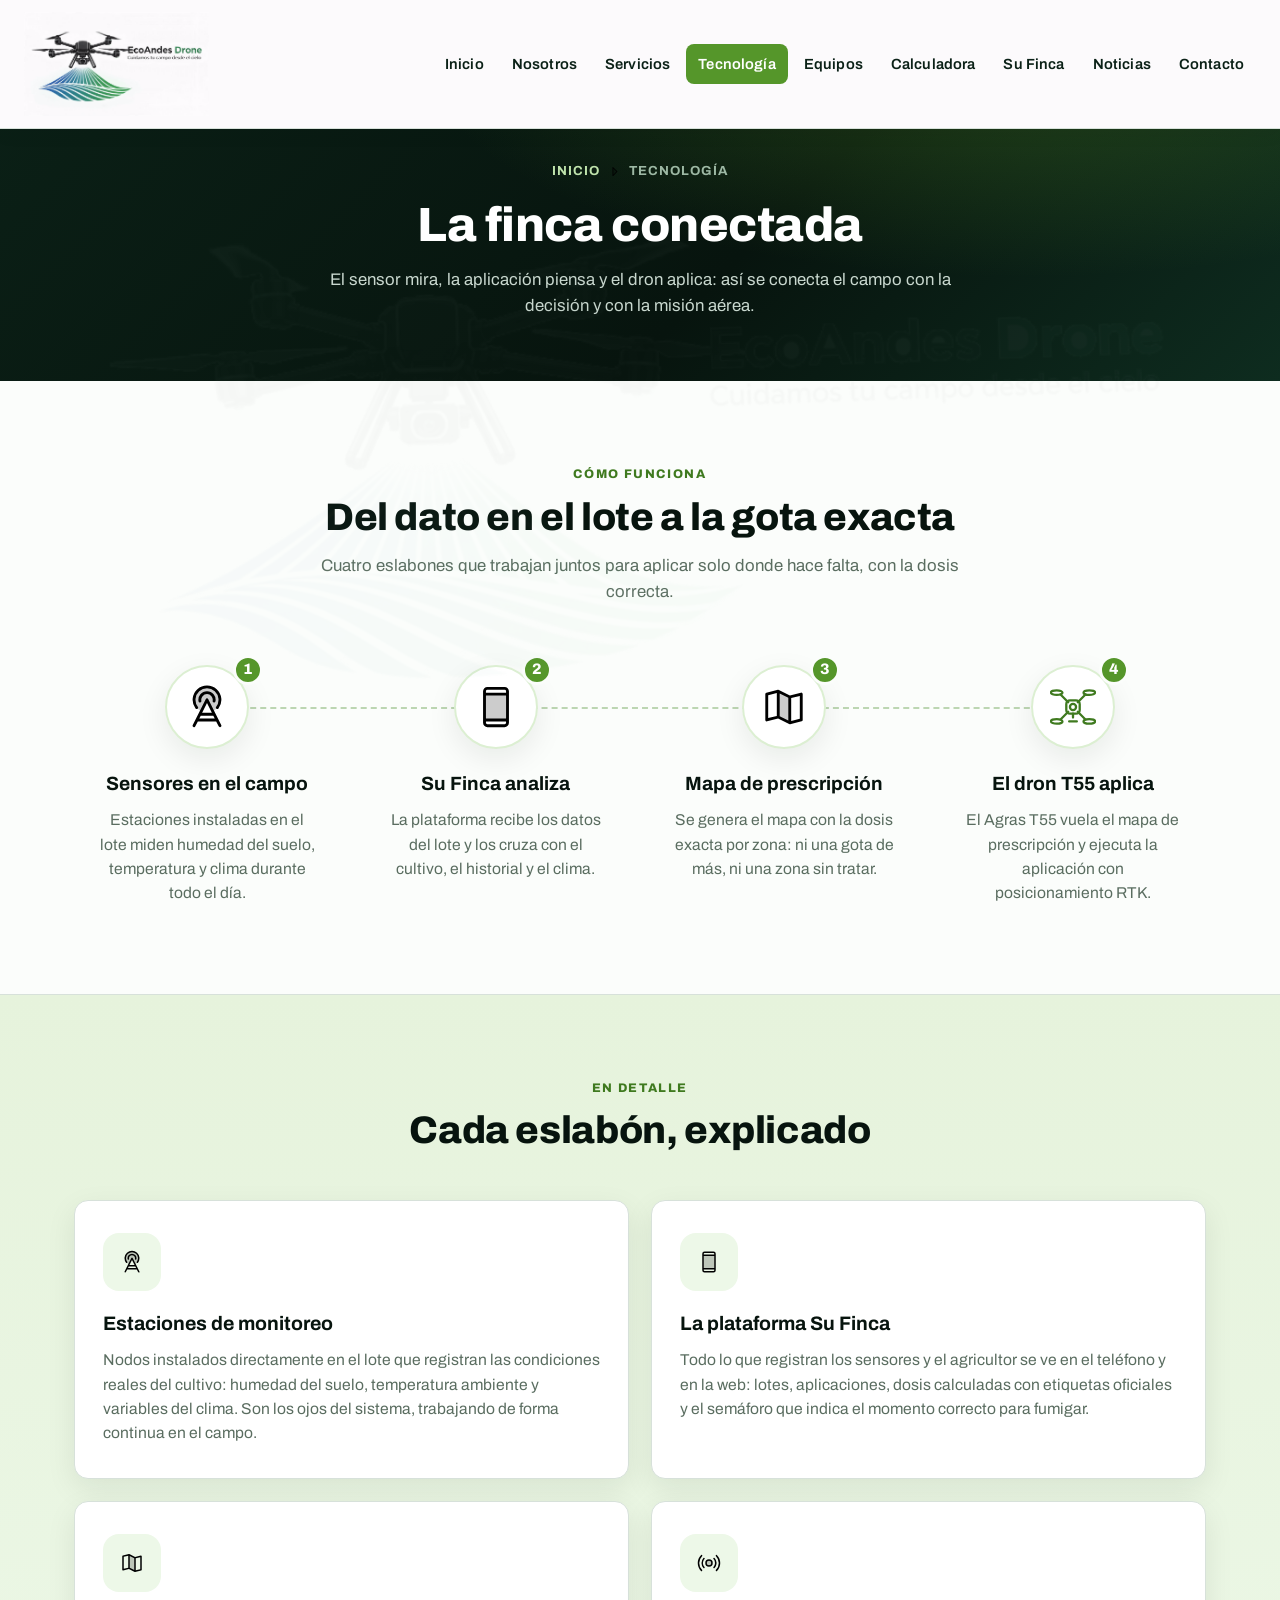
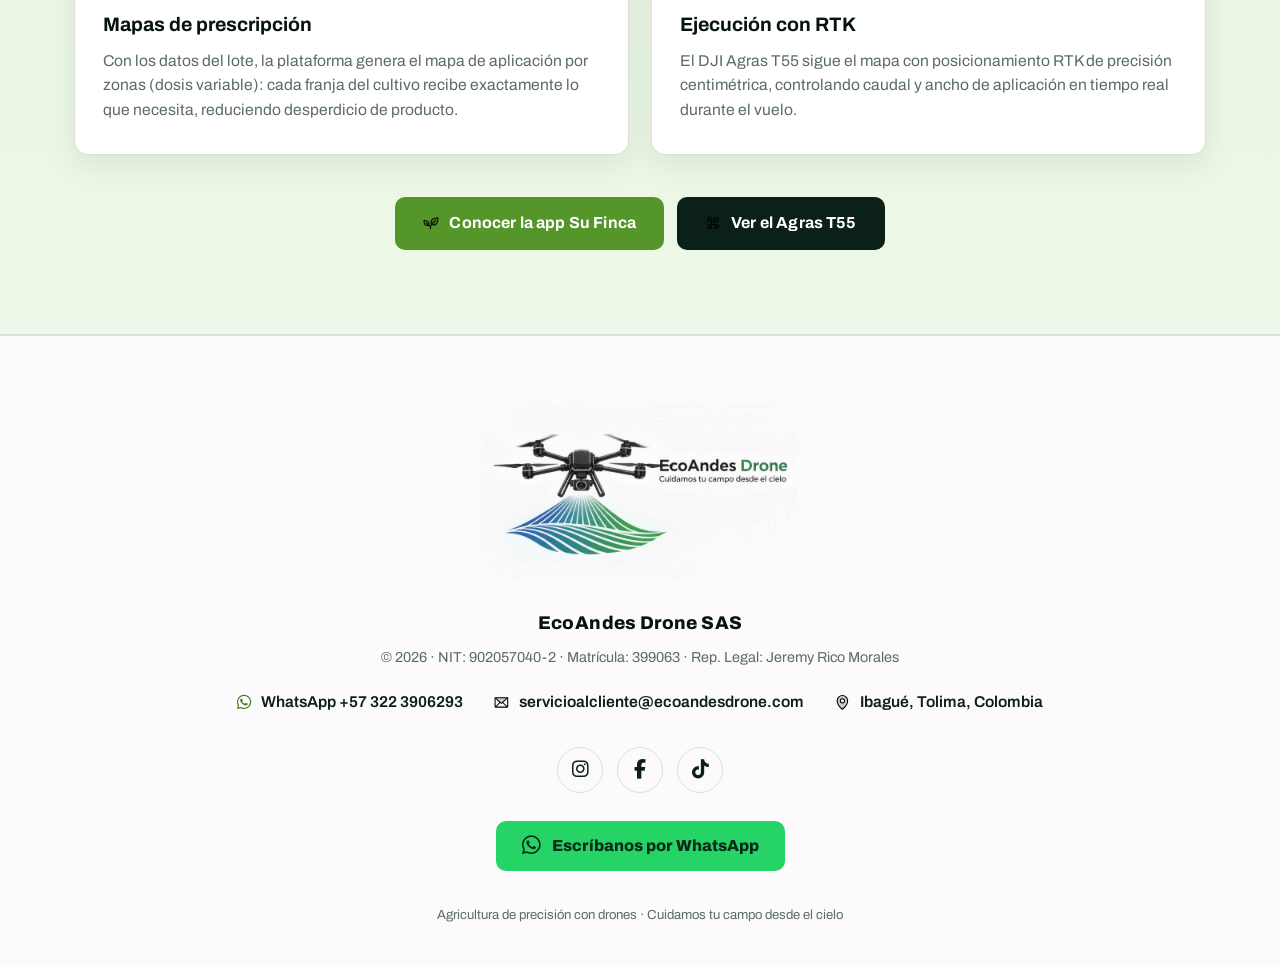
<file: tecnologia.html>
<!doctype html>
<html lang="es">
  <head>
    <meta charset="utf-8" />
    <meta name="viewport" content="width=device-width, initial-scale=1, viewport-fit=cover" />
    <meta name="color-scheme" content="light" />
    <meta name="description" content="La tecnología de EcoAndes Drone: drones de aspersión, sensores, mapas de prescripción y datos para decidir mejor en cada lote." /><link rel="canonical" href="https://ecoandesdrone.com/tecnologia.html"><meta property="og:type" content="website"><meta property="og:site_name" content="EcoAndes Drone SAS"><meta property="og:title" content="Tecnología | EcoAndes Drone SAS"><meta property="og:description" content="La tecnología de EcoAndes Drone: drones de aspersión, sensores, mapas de prescripción y datos para decidir mejor en cada lote."><meta property="og:url" content="https://ecoandesdrone.com/tecnologia.html"><meta property="og:image" content="https://ecoandesdrone.com/assets/hero-amanecer.webp"><meta name="twitter:card" content="summary_large_image"><meta name="twitter:title" content="Tecnología | EcoAndes Drone SAS"><meta name="twitter:description" content="La tecnología de EcoAndes Drone: drones de aspersión, sensores, mapas de prescripción y datos para decidir mejor en cada lote."><meta name="twitter:image" content="https://ecoandesdrone.com/assets/hero-amanecer.webp"><script type="application/ld+json">{"@context":"https://schema.org","@type":"Organization","name":"EcoAndes Drone SAS","url":"https://ecoandesdrone.com/","logo":"https://ecoandesdrone.com/assets/logo-estatico.webp","description":"Agricultura de precisión con drones en Colombia.","email":"servicioalcliente@ecoandesdrone.com","telephone":"+57-322-3906293","address":{"@type":"PostalAddress","addressLocality":"Ibagué","addressRegion":"Tolima","addressCountry":"CO"},"sameAs":["https://www.facebook.com/profile.php?id=61594143916085","https://www.instagram.com/ecoandesdrone/","https://www.tiktok.com/@ecoandesdrone"]}</script>
    <link rel="icon" href="assets/favicon.ico" />
    <title>Tecnología | EcoAndes Drone SAS</title>
    <link rel="stylesheet" href="assets/fonts/archivo.css" />
    <link rel="stylesheet" href="assets/fontawesome.css" />
    <style>
      :root{
        --ink:#07140e;
        --ink-2:#0b2117;
        --green:#55962a;
        --green-dark:#3f7a1f;
        --green-mid:#dcefd2;
        --pale:#edf8e8;
        --paper:#fbfdfb;
        --line:#d7e1da;
        --text:#1c2b21;
        --muted:#5a6d60;
        --white:#ffffff;
        --shadow:0 10px 30px rgba(7,20,14,.08);
        --shadow-lg:0 24px 60px rgba(2,8,5,.35);
        --radius:14px;
      }
      *{box-sizing:border-box}
      html{scroll-behavior:smooth}
      body{
        margin:0;
        font-family:"Archivo",system-ui,-apple-system,"Segoe UI",sans-serif;
        color:var(--text);
        background:var(--paper);
        line-height:1.55;
        -webkit-font-smoothing:antialiased;
      }
      img{max-width:100%;display:block}
      a{text-decoration:none;color:inherit}
      button{font:inherit}
      .wrap{max-width:1180px;margin:0 auto;padding:0 24px}
      .page-view[hidden]{display:none}

      /* ---------- LOGO: EL ORIGINAL, TAL CUAL, SOBRE BLANCO ----------
         Decisión del dueño: fondo blanco y el logo ORIGINAL a todo color,
         sin versiones en negativo, sin recolorear, sin halos ni
         difuminados. Se usa el archivo animado original del sitio
         (assets/logo-animado.gif: dron oscuro, "EcoAndes" en su tinta,
         "Drone" en verde, surcos azul-verde, eslogan debajo, hélices
         girando), idéntico en menú y pie. Su fondo nativo es un
         blanco cálido (#fcfafc); por eso el encabezado y el pie usan
         exactamente ese blanco: el logo se funde con la superficie
         sin rectángulo visible, sin tocar un píxel del arte. */

      /* ---------- MENÚ FIJO ---------- */
      .site-header{
        position:fixed;inset:0 0 auto 0;z-index:100;
        background:#fcfafc;
        border-bottom:1px solid var(--line);
        box-shadow:0 4px 18px rgba(7,20,14,.06);
      }
      .header-in{
        display:flex;align-items:center;gap:20px;
        max-width:1280px;margin:0 auto;padding:10px 24px;
      }
      .brand{display:flex;align-items:center;flex:none;padding:2px 0}
      .brand-logo{
        height:104px;width:auto;display:block;
      }
      .main-nav{margin-left:auto}
      .main-nav ul{
        display:flex;align-items:center;gap:4px;
        list-style:none;margin:0;padding:0;
      }
      .main-nav a{
        display:block;padding:9px 12px;border-radius:8px;
        color:var(--ink-2);font-size:.92rem;font-weight:600;letter-spacing:.01em;
        transition:background .2s,color .2s;cursor:pointer;
      }
      .main-nav a:hover{background:var(--pale);color:var(--green-dark)}
      .main-nav a.active{background:var(--green);color:#fff}
      .nav-toggle{
        display:none;margin-left:auto;
        background:transparent;border:1px solid var(--line);
        color:var(--ink-2);border-radius:8px;padding:8px 12px;font-size:1rem;cursor:pointer;
      }

      /* ---------- PANTALLA DE APERTURA (SPLASH) ----------
         Reproduce la del sitio vigente: al ENTRAR, primero se ve
         el logo grande y centrado, y después la página, con un
         fundido suave. Fondo verde oscuro radial; en el centro, el
         logo animado ORIGINAL (assets/logo-animado.gif, el mismo
         archivo, con las hélices girando) sobre su tarjeta blanca
         redondeada — su fondo nativo es ese blanco cálido, así que
         se funde con la tarjeta sin tocar un píxel —; debajo, el
         nombre, el eslogan y la barra de carga. Mismo ritmo del
         sitio actual: se oculta a los 450 ms del DOMContentLoaded
         (respaldo absoluto a los 1400 ms) y se desvanece en 0.7 s.
         Un toque o clic la salta y entra directo. Es solo de
         ENTRADA: la navegación interna entre páginas no la repite. */
      #splash{
        position:fixed;inset:0;z-index:9999;
        background:radial-gradient(circle at center,#163b27,#06110b 72%);
        display:grid;place-items:center;
        transition:opacity .7s,visibility .7s;
        cursor:pointer;
      }
      #splash.hidden{opacity:0;visibility:hidden;pointer-events:none}
      body.splash-lock{overflow:hidden}
      .splash-inner{text-align:center;color:#fff;padding:0 20px}
      .splash-card{
        width:min(310px,72vw);margin:0 auto;line-height:0;
        padding:18px 22px;border-radius:28px;
        background:#fcfafc;box-shadow:0 28px 80px rgba(0,0,0,.35);
        animation:splashLogoIn 1.1s cubic-bezier(.2,.8,.2,1);
      }
      .splash-card img{width:100%;height:auto;display:block}
      .splash-title{
        font-size:clamp(2rem,5vw,3.2rem);font-weight:900;
        margin-top:22px;letter-spacing:-.03em;line-height:1.05;
        animation:splashRise .9s .25s both;
      }
      .splash-title span{color:#2b854d}
      .splash-sub{
        color:#b8c9bd;margin-top:5px;font-size:1.02rem;
        animation:splashRise .9s .45s both;
      }
      .splash-loader{
        width:170px;height:3px;background:#284535;border-radius:9px;
        margin:28px auto 0;overflow:hidden;
      }
      .splash-loader::after{
        content:"";display:block;height:100%;width:45%;
        background:#2b854d;animation:splashLoad 1.7s ease-in-out infinite;
      }
      @keyframes splashLogoIn{
        from{opacity:0;transform:scale(.7) rotate(-8deg)}
        to{opacity:1;transform:none}
      }
      @keyframes splashRise{
        from{opacity:0;transform:translateY(15px)}
        to{opacity:1;transform:none}
      }
      @keyframes splashLoad{
        0%{transform:translateX(-120%)}
        100%{transform:translateX(380%)}
      }

      /* ---------- HERO (INICIO) — CONCEPTO 9 "AMANECER", LA ESCENA TAL CUAL ----------
         El fondo del hero ES la escena fotográfica del Concepto 9 que
         el dueño vio y escogió (assets/hero-amanecer.webp): cielo
         luminoso de amanecer, el dron a la derecha rociando sobre el
         campo verde, a todo el ancho y alto del hero, sin degradados
         sintéticos ni máscaras de fundido. La escena va LIMPIA, sin
         ningún texto impreso: los únicos textos son los elementos
         HTML vivos de aquí — a la izquierda, el titular oscuro en dos
         líneas, el subtítulo y los botones, en las mismas posiciones
         y proporciones de la referencia. */
      .hero{
        position:relative;color:var(--text);
        display:flex;align-items:flex-start;
        min-height:clamp(560px,44.2vw,900px);
        padding:clamp(96px,9.7vw,250px) 0 60px;
        overflow:hidden;background:#e7edd6;
      }
      .hero-bg{
        position:absolute;inset:0;z-index:0;
        width:100%;height:100%;
        object-fit:cover;object-position:50% 50%;
      }
      .hero-in{position:relative;z-index:2;width:100%;margin:0 auto;padding:0 24px 0 clamp(24px,8.8vw,260px)}
      .hero-copy{max-width:720px;text-align:left}
      .hero h1{
        margin:0;font-size:clamp(2.4rem,4.7vw,5.2rem);
        font-weight:800;line-height:1.1;letter-spacing:-.015em;color:var(--ink);
      }
      .hero h1 .l{display:block}
      .hero .sub{
        margin:24px 0 0;max-width:640px;
        font-size:clamp(1.02rem,1.55vw,1.3rem);color:#22312a;font-weight:500;
      }
      .hero .sub .dot{color:var(--green);font-weight:800;padding:0 2px}
      .hero-actions{
        margin-top:40px;display:flex;gap:14px;justify-content:flex-start;flex-wrap:wrap;
      }
      /* Botones como en la referencia: el principal, verde sólido; el
         secundario, claro y translúcido sobre la luz del cielo. */
      .hero .btn-green{box-shadow:0 14px 30px rgba(85,150,42,.35)}
      .hero .btn-outline{background:rgba(255,255,255,.78);border-color:rgba(63,122,31,.55)}
      .hero .btn-outline:hover{background:#fff}
      .btn{
        display:inline-flex;align-items:center;gap:10px;
        padding:14px 28px;border-radius:10px;
        font-size:1rem;font-weight:700;letter-spacing:.01em;
        transition:transform .15s,background .2s,border-color .2s;
        cursor:pointer;border:0;
      }
      .btn:active{transform:translateY(1px)}
      .btn-green{background:var(--green);color:#fff}
      .btn-green:hover{background:var(--green-dark)}
      .btn-outline{border:2px solid var(--green-dark);color:var(--green-dark);background:transparent}
      .btn-outline:hover{border-color:var(--green-dark);background:var(--pale)}
      .btn-dark{background:var(--ink-2);color:#fff}
      .btn-dark:hover{background:var(--ink)}

      /* ---------- MARCA DE AGUA FIJA ---------- */
      .site-watermark{
        position:fixed;inset:0;z-index:1;pointer-events:none;
        display:grid;place-items:center;overflow:hidden;opacity:.028;
      }
      .site-watermark img{
        width:min(1040px,82vw);height:auto;
        transform:rotate(-2deg) scale(1.04);will-change:transform;
        animation:watermarkDrift 18s ease-in-out infinite alternate;
      }
      @keyframes watermarkDrift{
        from{transform:rotate(-2deg) scale(1.04) translate3d(-1.5%,0,0)}
        to{transform:rotate(-2deg) scale(1.08) translate3d(1.5%,1%,0)}
      }
      section,.trust-band,.site-footer,.page-hero{position:relative;z-index:0}
      .wrap,.trust-in{position:relative;z-index:2}
      .site-footer > *{position:relative;z-index:2}

      /* ---------- FRANJA DE DATOS ---------- */
      .trust-band{background:var(--pale);border-bottom:1px solid var(--line)}
      .trust-in{
        display:flex;flex-wrap:wrap;justify-content:center;align-items:center;
        gap:10px 0;padding:20px 24px;max-width:1180px;margin:0 auto;text-align:center;
      }
      .trust-item{
        display:inline-flex;align-items:center;gap:9px;
        font-size:.95rem;font-weight:600;color:var(--ink-2);padding:2px 20px;
      }
      .trust-item i{color:var(--green-dark);font-size:1rem}
      .trust-item + .trust-item{border-left:1px solid #c4d8bf}

      /* ---------- SECCIONES ---------- */
      section{padding:84px 0}
      .section-head{text-align:center;max-width:680px;margin:0 auto 48px}
      .section-head h2{
        margin:0;font-size:clamp(1.7rem,3.6vw,2.4rem);font-weight:800;color:var(--ink);
        letter-spacing:-.01em;line-height:1.15;
      }
      .section-head p{margin:14px 0 0;color:var(--muted);font-size:1.05rem}
      .section-head.left{text-align:left;margin-left:0}
      .kicker{
        display:block;color:var(--green-dark);font-size:.78rem;font-weight:800;
        letter-spacing:.13em;text-transform:uppercase;margin-bottom:10px;
      }

      /* ---------- ENCABEZADO DE PÁGINA INTERNA ---------- */
      .page-hero{
        background:linear-gradient(135deg,var(--ink-2),var(--ink) 60%,#0e2c1f);
        color:#fff;text-align:center;
        padding:158px 24px 62px;overflow:hidden;
      }
      .page-hero::after{
        content:"";position:absolute;inset:0;
        background:radial-gradient(600px 220px at 80% 15%,rgba(85,150,42,.35),transparent);
        pointer-events:none;
      }
      .page-hero .in{position:relative;z-index:1;max-width:760px;margin:0 auto}
      .page-hero h1{
        margin:0;font-size:clamp(1.9rem,4.6vw,3rem);font-weight:800;
        letter-spacing:-.01em;line-height:1.12;
      }
      .page-hero p{margin:14px auto 0;color:#c9d8cf;font-size:1.05rem;max-width:640px}
      .page-crumb{
        display:inline-flex;align-items:center;gap:8px;margin-bottom:18px;
        font-size:.82rem;font-weight:700;letter-spacing:.08em;text-transform:uppercase;color:#9db8a4;
      }
      .page-crumb a{color:#bfe3ac;cursor:pointer}
      .page-crumb a:hover{color:#fff}

      /* ---------- EXPLORE (tarjetas-puerta) ---------- */
      .grid-6{display:grid;grid-template-columns:repeat(3,1fr);gap:22px}
      .card{
        background:var(--white);border:1px solid var(--line);border-radius:var(--radius);
        padding:34px 28px 30px;text-align:center;box-shadow:var(--shadow);
        display:flex;flex-direction:column;align-items:center;
        transition:transform .18s,box-shadow .18s,border-color .18s;cursor:pointer;
      }
      .card:hover{transform:translateY(-4px);border-color:#bcd6b2;box-shadow:0 18px 40px rgba(7,20,14,.12)}
      .card .icon{
        width:64px;height:64px;border-radius:16px;
        background:var(--pale);color:var(--green-dark);
        display:flex;align-items:center;justify-content:center;
        font-size:1.7rem;margin-bottom:18px;
      }
      .card .icon svg{width:36px;height:36px}
      .card h3{margin:0;font-size:1.18rem;font-weight:700;color:var(--ink)}
      .card p{margin:9px 0 0;color:var(--muted);font-size:.97rem}
      .card .go{
        margin-top:auto;padding-top:18px;
        font-size:.9rem;font-weight:700;color:var(--green-dark);
        display:inline-flex;align-items:center;gap:7px;
      }

      /* ---------- TARJETAS GENÉRICAS ---------- */
      .grid-2{display:grid;grid-template-columns:repeat(2,1fr);gap:22px}
      .grid-3{display:grid;grid-template-columns:repeat(3,1fr);gap:22px}
      .grid-4{display:grid;grid-template-columns:repeat(4,1fr);gap:20px}
      .info-card{
        background:var(--white);border:1px solid var(--line);border-radius:var(--radius);
        padding:32px 28px;box-shadow:var(--shadow);
      }
      .info-card .icon{
        width:58px;height:58px;border-radius:16px;margin-bottom:18px;
        background:var(--pale);color:var(--green-dark);
        display:flex;align-items:center;justify-content:center;font-size:1.5rem;
      }
      .info-card h3{margin:0;font-size:1.22rem;font-weight:700;color:var(--ink)}
      .info-card p{margin:9px 0 0;color:var(--muted);font-size:.98rem}
      .info-card ul{margin:12px 0 0;padding-left:18px;color:var(--muted);font-size:.95rem}
      .info-card ul li{margin:5px 0}
      .info-card ul strong{color:var(--text)}

      /* ---------- SU FINCA ---------- */
      .sufinca{background:linear-gradient(180deg,#e6f3dc 0%,var(--pale) 100%);border-block:1px solid var(--line)}
      .mini-card{
        background:var(--white);border:1px solid #d3e4cb;border-radius:var(--radius);
        padding:28px 22px;text-align:center;box-shadow:var(--shadow);
      }
      .mini-card .icon{
        width:56px;height:56px;border-radius:50%;margin:0 auto 15px;
        background:var(--ink-2);color:#bfe3ac;
        display:flex;align-items:center;justify-content:center;font-size:1.45rem;
      }
      .mini-card .icon svg{width:30px;height:30px}
      .mini-card h3{margin:0;font-size:1.05rem;font-weight:700;color:var(--ink)}
      .mini-card p{margin:8px 0 0;color:var(--muted);font-size:.92rem}
      .center-action{text-align:center;margin-top:42px}

      /* ---------- PASOS / FLUJO ---------- */
      .steps{display:grid;grid-template-columns:repeat(3,1fr);gap:22px;position:relative}
      .steps-4{grid-template-columns:repeat(4,1fr)}
      .step{text-align:center;padding:12px 22px 4px;position:relative}
      a.step{cursor:pointer}
      a.step:hover h3{color:var(--green-dark)}
      .step .icon{
        width:84px;height:84px;border-radius:50%;margin:0 auto 20px;
        background:var(--white);border:2px solid var(--green-mid);
        color:var(--green-dark);box-shadow:var(--shadow);
        display:flex;align-items:center;justify-content:center;font-size:2rem;
        position:relative;z-index:1;
      }
      .step .icon svg{width:46px;height:46px}
      .step .num{
        position:absolute;top:2px;left:50%;transform:translateX(26px);
        width:30px;height:30px;border-radius:50%;z-index:2;
        background:var(--green);color:#fff;font-weight:800;font-size:.95rem;
        display:flex;align-items:center;justify-content:center;
        border:3px solid var(--paper);
      }
      .step h3{margin:0;font-size:1.2rem;font-weight:700;color:var(--ink)}
      .step p{margin:10px auto 0;color:var(--muted);font-size:.98rem;max-width:300px}
      @media (min-width:821px){
        .steps::before{
          content:"";position:absolute;top:54px;left:19%;right:19%;
          border-top:2px dashed #bcd6b2;z-index:0;
        }
        .steps-4::before{left:12%;right:12%}
      }

      /* ---------- DATOS DE EMPRESA ---------- */
      .data-list{
        background:var(--white);border:1px solid var(--line);border-radius:var(--radius);
        box-shadow:var(--shadow);overflow:hidden;
      }
      .data-row{
        display:flex;gap:16px;align-items:flex-start;
        padding:18px 26px;border-bottom:1px solid var(--line);
      }
      .data-row:last-child{border-bottom:0}
      .data-row i{color:var(--green-dark);font-size:1.1rem;margin-top:3px;width:22px;text-align:center;flex:none}
      .data-row b{display:block;font-size:.8rem;letter-spacing:.07em;text-transform:uppercase;color:var(--muted)}
      .data-row span{font-size:1.02rem;font-weight:600;color:var(--ink)}
      .data-row a{color:var(--green-dark);font-weight:700}
      .data-row a:hover{text-decoration:underline}

      /* ---------- MARCO NORMATIVO ---------- */
      .norm-grid{display:grid;grid-template-columns:repeat(3,1fr);gap:18px}
      .norm-item{
        padding:26px;border:1px solid var(--line);border-radius:var(--radius);
        background:var(--white);box-shadow:var(--shadow);
      }
      .norm-item i{color:var(--green-dark);font-size:1.5rem;margin-bottom:14px;display:block}
      .norm-item h4{margin:0 0 6px;font-size:1rem;color:var(--ink)}
      .norm-item p{margin:0;font-size:.9rem;color:var(--muted)}
      .notice{
        margin-top:24px;padding:20px 22px;border-left:4px solid var(--green);
        background:#f2f8f2;border-radius:0 12px 12px 0;color:#3c5144;font-size:.94rem;
      }
      .notice a{color:var(--green-dark);font-weight:700}
      .notice a:hover{text-decoration:underline}

      /* ---------- ACORDEÓN DE SERVICIOS ---------- */
      .accordion{max-width:920px;margin:0 auto;display:grid;gap:13px}
      .acc{
        background:#fff;border:1px solid var(--line);border-radius:16px;
        overflow:hidden;box-shadow:0 8px 25px rgba(7,20,14,.045);
      }
      .acc.featured{border:2px solid var(--green)}
      .acc-head{
        display:flex;align-items:center;gap:16px;width:100%;
        padding:20px 22px;cursor:pointer;background:transparent;border:0;text-align:left;
      }
      .acc-icon{
        width:52px;height:52px;border-radius:15px;background:var(--pale);
        display:flex;align-items:center;justify-content:center;
        color:var(--green-dark);flex:none;font-size:1.25rem;
      }
      .acc-title{flex:1;font-weight:800;font-size:1.05rem;color:var(--ink)}
      .acc .chev{transition:transform .3s;color:#82938a}
      .acc.open .chev{transform:rotate(180deg);color:var(--green-dark)}
      .acc-body{max-height:0;overflow:hidden;transition:max-height .45s ease}
      .acc.open .acc-body{max-height:700px}
      .acc-content{padding:0 24px 24px 90px;color:var(--muted);font-size:.97rem}
      .acc-content ul{margin-top:10px;padding-left:18px}
      .acc-content li{margin:6px 0}
      .acc-content strong{color:var(--ink)}

      /* ---------- PROCESO DE TRABAJO (banda oscura) ---------- */
      .process-band{
        margin-top:30px;background:var(--ink);color:#fff;border-radius:24px;
        padding:40px;box-shadow:0 24px 65px rgba(7,20,14,.18);
      }
      .process-band h3{margin:0;font-size:clamp(1.6rem,3vw,2.3rem);line-height:1.1;color:#fff}
      .process-band .lead{color:#b9c9bf;max-width:680px;margin:12px 0 0}
      .process-steps{display:grid;grid-template-columns:repeat(5,1fr);gap:12px;margin-top:30px}
      .process-steps > div{
        padding:18px;border:1px solid rgba(255,255,255,.1);
        background:rgba(255,255,255,.045);border-radius:16px;min-height:150px;
      }
      .process-steps b{
        display:inline-flex;align-items:center;justify-content:center;
        width:34px;height:34px;border-radius:50%;
        background:rgba(85,150,42,.22);color:#bde7c3;font-size:.75rem;margin-bottom:18px;
      }
      .process-steps strong{display:block;margin-bottom:5px}
      .process-steps span{display:block;color:#9fb1a6;font-size:.84rem}
      .check-points{display:grid;gap:10px;margin-top:22px}
      .check-points span{display:flex;gap:9px;align-items:center;font-weight:600;color:var(--ink)}
      .check-points i{color:var(--green-dark)}

      /* ---------- FICHA T55 ---------- */
      .t55-spec{
        display:grid;grid-template-columns:1.2fr .8fr;gap:26px;align-items:stretch;
        background:#fff;border:1px solid var(--line);border-radius:22px;
        padding:36px;box-shadow:var(--shadow);
      }
      .t55-spec h3{margin:0 0 10px;font-size:1.9rem;color:var(--ink)}
      .t55-spec p{color:var(--muted);line-height:1.75;margin:0}
      .spec-list{display:grid;grid-template-columns:1fr 1fr;gap:12px}
      .spec-list span{border:1px solid var(--line);border-radius:16px;padding:18px;background:var(--paper)}
      .spec-list b{display:block;font-size:1.45rem;color:var(--green-dark)}
      .spec-list small{color:var(--muted)}
      .disclaimer{
        display:flex;gap:12px;align-items:flex-start;margin-top:20px;
        padding:18px 20px;border-left:4px solid var(--green);
        background:#f2f8f2;border-radius:0 12px 12px 0;color:#496055;font-size:.9rem;
      }
      .disclaimer i{color:var(--green-dark);margin-top:4px}
      .disclaimer p{margin:0}

      /* ---------- GALERÍA Y VIDEOS ---------- */
      .gallery-grid{display:grid;grid-template-columns:repeat(3,1fr);gap:18px}
      .gallery-item{
        position:relative;border-radius:18px;overflow:hidden;background:var(--ink-2);
        box-shadow:var(--shadow);margin:0;
      }
      .gallery-item img{width:100%;height:300px;object-fit:cover;display:block}
      .gallery-item figcaption{
        position:absolute;inset:auto 0 0;padding:56px 20px 16px;color:#fff;
        background:linear-gradient(transparent,rgba(0,0,0,.78));
        font-size:.95rem;font-weight:700;
      }
      .gallery-item figcaption span{color:#8fd07a}
      .dark-band{background:linear-gradient(180deg,var(--ink) 0%,var(--ink-2) 100%);color:#fff}
      .dark-band .section-head h2{color:#fff}
      .dark-band .section-head p{color:#aebfb4}
      .video-grid{display:grid;grid-template-columns:repeat(3,1fr);gap:18px}
      .video-card{
        position:relative;border-radius:18px;overflow:hidden;background:#020805;
        border:1px solid rgba(255,255,255,.09);box-shadow:0 22px 55px rgba(0,0,0,.28);
      }
      .video-card.featured{grid-column:span 2}
      .video-card video{width:100%;height:260px;object-fit:cover;display:block;background:#020805}
      .video-card.featured video{height:320px}
      .video-card .v-label{
        position:absolute;left:16px;bottom:14px;z-index:2;color:#fff;
        font-weight:700;font-size:.92rem;text-shadow:0 2px 10px rgba(0,0,0,.5);
        pointer-events:none;
      }
      .video-card .v-label small{display:block;color:rgba(255,255,255,.75);font-weight:500;font-size:.78rem}
      .video-note{margin:20px auto 0;max-width:820px;text-align:center;color:#91a69a;font-size:.85rem}

      /* ---------- CALCULADORA ---------- */
      .calc-wrap{background:linear-gradient(180deg,#f4f9f4 0%,#e9f3e9 100%);border-block:1px solid var(--line)}
      .calc-grid{display:grid;grid-template-columns:1fr 1fr;gap:28px;align-items:start;max-width:1020px;margin:0 auto}
      .calc-form,.calc-result{
        background:#fff;border:1px solid var(--line);border-radius:22px;
        padding:34px;box-shadow:var(--shadow);
      }
      .calc-form h3,.calc-result h3{margin:0 0 6px;font-size:1.35rem;color:var(--ink)}
      .calc-sub{color:var(--muted);font-size:.92rem;margin:0 0 22px}
      .field{margin-bottom:16px}
      .field > label{display:block;font-weight:700;font-size:.88rem;margin-bottom:7px;color:var(--ink)}
      .field input,.field select,.field textarea{
        width:100%;padding:13px 15px;border:1px solid #d7e1da;border-radius:12px;
        font:inherit;background:var(--paper);outline:none;color:var(--text);
      }
      .field input:focus,.field select:focus,.field textarea:focus{
        border-color:var(--green);box-shadow:0 0 0 3px rgba(85,150,42,.15);
      }
      .terrain{display:grid;grid-template-columns:1fr 1fr;gap:12px}
      .terrain label{
        position:relative;display:block;border:1px solid #d7e1da;border-radius:14px;
        padding:14px;cursor:pointer;background:var(--paper);transition:.2s;
      }
      .terrain input{position:absolute;opacity:0;pointer-events:none}
      .terrain label:has(input:checked){border-color:var(--green);background:#f2f9f0;box-shadow:0 0 0 3px rgba(85,150,42,.15)}
      .terrain label:has(input:focus-visible){outline:2px solid var(--green-dark);outline-offset:2px}
      .terrain b{display:block;font-size:1rem;color:var(--ink)}
      .terrain b i{color:var(--green-dark);margin-right:7px}
      .terrain small{color:var(--muted);display:block;margin-top:2px}
      .terrain .price{color:var(--green-dark);font-weight:800;margin-top:6px;display:block}
      .calc-result{display:none}
      .calc-result.show{display:block}
      .calc-total{
        font-size:clamp(2.1rem,5vw,2.8rem);font-weight:900;letter-spacing:-.02em;
        color:var(--green-dark);margin:6px 0 4px;
      }
      .calc-lines{
        display:grid;gap:8px;margin:18px 0;padding:18px;
        background:#f7faf7;border:1px solid var(--line);border-radius:14px;font-size:.92rem;
      }
      .calc-lines div{display:flex;justify-content:space-between;gap:10px}
      .calc-lines span{color:var(--muted)}
      .calc-notes{font-size:.84rem;color:var(--muted);display:grid;gap:9px;margin-top:16px;line-height:1.6}
      .calc-notes i{color:var(--green-dark);margin-right:6px}
      .calc-error{
        display:none;color:#b3261e;background:#fdecea;border:1px solid #f5c6c0;
        border-radius:12px;padding:12px 14px;font-size:.88rem;margin-bottom:14px;
      }
      .calc-error.show{display:block}

      /* ---------- CONTACTO ---------- */
      .contact-grid{display:grid;grid-template-columns:.85fr 1.15fr;gap:28px;align-items:start}
      .contact-box,.contact-form{
        background:#fff;border:1px solid var(--line);border-radius:22px;
        padding:34px;box-shadow:var(--shadow);
      }
      .contact-box h3,.contact-form h3{margin:0 0 6px;font-size:1.3rem;color:var(--ink)}
      .details{display:grid;gap:16px;margin-top:22px}
      .detail{display:flex;gap:13px;align-items:flex-start}
      .detail i{color:var(--green-dark);margin-top:4px;width:22px;text-align:center;flex:none}
      .detail span{color:#52645a}
      .detail a{color:var(--green-dark);font-weight:700}
      .detail a:hover{text-decoration:underline}
      .contact-form{display:grid;gap:14px}
      .contact-form .field{margin-bottom:0}
      .form-status{text-align:center;color:var(--muted);font-size:.85rem;margin:0}

      /* ---------- NOTICIAS ---------- */
      .news-meta{
        display:flex;flex-wrap:wrap;gap:12px;align-items:center;justify-content:center;
        margin-top:20px;color:#9fb3a8;font-size:.88rem;
      }
      .news-meta strong{color:#fff}
      .btn-refresh{
        background:var(--green);color:#fff;border:0;font-weight:700;font-size:.88rem;
        padding:10px 18px;border-radius:10px;cursor:pointer;
        display:inline-flex;align-items:center;gap:8px;transition:background .2s;
      }
      .btn-refresh:hover{background:var(--green-dark)}
      .btn-refresh:disabled{opacity:.6;cursor:wait}
      .filters{display:flex;flex-wrap:wrap;gap:10px;justify-content:center;margin-bottom:8px}
      .chip{
        border:1.5px solid var(--line);background:#fff;color:var(--muted);
        font:inherit;font-weight:700;font-size:.88rem;padding:9px 18px;
        border-radius:999px;cursor:pointer;transition:.2s;
        display:inline-flex;align-items:center;gap:8px;
      }
      .chip i{font-size:.85rem}
      .chip:hover{border-color:var(--green);color:var(--green-dark)}
      .chip.active{background:var(--green);border-color:var(--green);color:#fff}
      .news-grid{display:grid;grid-template-columns:repeat(3,1fr);gap:18px;margin-top:26px}
      .news-card{
        background:#fff;border:1px solid var(--line);border-radius:18px;padding:22px;
        display:flex;flex-direction:column;gap:10px;
        transition:transform .2s,box-shadow .2s;
      }
      .news-card:hover{transform:translateY(-3px);box-shadow:0 14px 30px rgba(7,20,14,.10)}
      .news-top{display:flex;align-items:center;gap:8px;flex-wrap:wrap}
      .tag{
        font-size:.72rem;font-weight:800;letter-spacing:.05em;text-transform:uppercase;
        padding:4px 12px;border-radius:999px;color:#fff;background:var(--green);
      }
      .tag.tech{background:#2e5297}.tag.norm{background:#b3541e}.tag.col{background:#225e5a}
      .lang{
        font-size:.72rem;font-weight:700;color:var(--muted);
        border:1px solid var(--line);padding:3px 10px;border-radius:999px;
      }
      .news-card h3{margin:0;font-size:1.02rem;line-height:1.4}
      .news-card h3 a{color:var(--ink)}
      .news-card h3 a:hover{color:var(--green-dark)}
      .news-card p.ex{margin:0;color:var(--muted);font-size:.88rem;flex:1}
      .news-card-meta{
        display:flex;justify-content:space-between;align-items:center;gap:10px;
        margin-top:6px;font-size:.78rem;color:var(--muted);
      }
      .read-link{color:var(--green-dark);font-weight:800;white-space:nowrap}
      .read-link:hover{text-decoration:underline}
      .skel{border:1px solid var(--line);border-radius:18px;padding:22px;display:flex;flex-direction:column;gap:12px}
      .skel div{
        background:linear-gradient(90deg,var(--pale) 25%,#e9efeb 50%,var(--pale) 75%);
        background-size:200% 100%;animation:sh 1.4s infinite;border-radius:8px;
      }
      @keyframes sh{to{background-position:-200% 0}}
      .news-empty{
        background:var(--pale);border:1px dashed #bcd6b2;border-radius:18px;
        padding:40px 24px;text-align:center;color:var(--muted);grid-column:1/-1;
      }
      .news-empty h3{margin:0 0 6px;color:var(--ink)}
      .news-empty p{margin:0}
      .cache-note{
        background:#fff8e6;border:1px solid #ecd9ae;color:#8a6d1f;font-size:.85rem;
        border-radius:12px;padding:10px 16px;margin:18px auto 0;max-width:680px;
        text-align:center;display:none;
      }
      .official{
        margin-top:44px;background:linear-gradient(135deg,#fdf8ef,#fbf3e2);
        border:1px solid #ecd9ae;border-radius:18px;padding:28px;
      }
      .official h2{margin:0 0 6px;font-size:1.15rem;color:var(--ink)}
      .official p{color:var(--muted);font-size:.92rem;margin:0 0 14px}
      .official ul{list-style:none;margin:0;padding:0;display:grid;gap:10px}
      .official li{display:flex;gap:10px;align-items:flex-start}
      .official li i{color:#b3541e;margin-top:4px}
      .official a{color:#b3541e;font-weight:700;font-size:.95rem}
      .official a:hover{text-decoration:underline}

      /* ---------- PIE ---------- */
      /* Pie claro, consistente con el encabezado: mismo blanco del logo,
         textos en oscuro, logo original a todo color. */
      .site-footer{
        background:#fcfafc;color:var(--text);text-align:center;
        padding:64px 24px 40px;border-top:1px solid var(--line);
      }
      /* Logo del pie: el original animado, idéntico al del menú,
         fundido sobre el blanco del pie. */
      .footer-logo{display:inline-block;line-height:0}
      .footer-logo img{width:min(320px,74vw);height:auto;display:block}
      .footer-name{margin:22px 0 0;font-size:1.15rem;font-weight:800;color:var(--ink);letter-spacing:.02em}
      .footer-legal{margin:8px auto 0;font-size:.9rem;color:var(--muted);max-width:640px}
      .footer-contact{
        margin:22px auto 0;display:flex;flex-wrap:wrap;justify-content:center;gap:10px 30px;
        font-size:.98rem;font-weight:600;color:var(--ink-2);
      }
      .footer-contact a,.footer-contact span{display:inline-flex;align-items:center;gap:9px}
      .footer-contact a:hover{color:var(--green-dark);text-decoration:underline}
      .footer-contact i{color:var(--green-dark);font-size:1.05rem}
      .social-row{margin-top:32px;display:flex;justify-content:center;gap:14px}
      .social-row a{
        width:46px;height:46px;border-radius:50%;
        border:1px solid var(--line);color:var(--ink-2);
        display:flex;align-items:center;justify-content:center;font-size:1.2rem;
        transition:background .2s,border-color .2s,color .2s;
      }
      .social-row a:hover{background:var(--green);border-color:var(--green);color:#fff}
      .wa-btn{
        margin-top:28px;display:inline-flex;align-items:center;gap:11px;
        background:#25d366;color:#062b16;font-weight:800;font-size:1rem;
        padding:13px 26px;border-radius:10px;transition:background .2s;
      }
      .wa-btn i{font-size:1.35rem}
      .wa-btn:hover{background:#1fb857}
      .footer-note{margin:34px 0 0;font-size:.82rem;color:var(--muted)}

      /* ---------- WHATSAPP FLOTANTE ---------- */
      .wa-float{
        position:fixed;right:20px;bottom:20px;z-index:200;
        width:58px;height:58px;border-radius:50%;
        display:flex;align-items:center;justify-content:center;
        background:#25d366;color:#fff;font-size:1.8rem;
        box-shadow:0 12px 30px rgba(37,211,102,.35);
        transition:transform .2s;
      }
      .wa-float:hover{transform:translateY(-2px) scale(1.04)}

      /* ---------- RESPONSIVE ---------- */
      @media (max-width:1080px){
        .main-nav a{padding:9px 8px;font-size:.86rem}
        .grid-4{grid-template-columns:repeat(2,1fr)}
        .steps-4{grid-template-columns:repeat(2,1fr)}
        .brand-logo{height:88px}
        .news-grid{grid-template-columns:repeat(2,1fr)}
        .video-grid{grid-template-columns:repeat(2,1fr)}
        .video-card.featured{grid-column:span 2}
      }
      @media (max-width:980px){
        .process-steps{grid-template-columns:repeat(2,1fr)}
        .t55-spec{grid-template-columns:1fr}
        .calc-grid{grid-template-columns:1fr}
        .contact-grid{grid-template-columns:1fr}
        .gallery-grid{grid-template-columns:repeat(2,1fr)}
      }
      @media (max-width:820px){
        .grid-6{grid-template-columns:repeat(2,1fr)}
        .grid-3,.norm-grid{grid-template-columns:1fr}
        .grid-2{grid-template-columns:1fr}
        .steps,.steps-4{grid-template-columns:1fr;gap:34px}
        .nav-toggle{display:block}
        .main-nav{
          display:none;position:absolute;top:100%;left:0;right:0;
          background:#fcfafc;border-top:1px solid var(--line);
          box-shadow:0 18px 30px rgba(7,20,14,.10);
          padding:10px 16px 16px;
          max-height:calc(100dvh - 90px);overflow-y:auto;
        }
        .main-nav.open{display:block}
        .main-nav ul{flex-direction:column;align-items:stretch;gap:2px}
        .main-nav a{padding:12px 14px;font-size:1rem}
        /* Amanecer en móvil: la misma escena fotográfica de fondo,
           encuadrada hacia su lado luminoso para que el texto vivo
           respire sobre el cielo claro como en la referencia, con el
           dron asomando a la derecha. Una leve aclaración local tras
           el texto (sin paneles duros) mantiene la lectura. */
        .hero{min-height:600px;padding:156px 0 72px}
        .hero::before{
          content:"";position:absolute;inset:0;z-index:1;
          background:linear-gradient(100deg,rgba(255,253,244,.60) 0%,rgba(255,253,244,.30) 55%,rgba(255,253,244,0) 88%);
        }
        .hero-bg{object-position:54% 50%}
        .hero h1{font-size:clamp(1.95rem,8.8vw,2.7rem)}
        .hero-in{padding:0 20px}
        .hero-copy{max-width:560px}
        .page-hero{padding:138px 20px 52px}
        section{padding:64px 0}
        .trust-item + .trust-item{border-left:none}
        .acc-content{padding:0 20px 20px 20px}
        .process-band{padding:28px 22px}
      }
      @media (max-width:620px){
        .process-steps{grid-template-columns:1fr}
        .spec-list{grid-template-columns:1fr}
        .terrain{grid-template-columns:1fr}
        .calc-form,.calc-result,.contact-box,.contact-form{padding:24px}
        .gallery-grid,.video-grid,.news-grid{grid-template-columns:1fr}
        .video-card.featured{grid-column:auto}
        .gallery-item img{height:240px}
      }
      @media (max-width:540px){
        .grid-6{grid-template-columns:1fr}
        .grid-4{grid-template-columns:1fr}
        .brand-logo{height:70px}
        .site-watermark{opacity:.026}
        .site-watermark img{width:118vw;max-width:none}
        .btn{width:100%;justify-content:center}
        .hero-actions{flex-direction:column;align-items:stretch}
        .wa-float{right:16px;bottom:16px;width:54px;height:54px;font-size:1.6rem}
      }
      @media (prefers-reduced-motion:reduce){
        html{scroll-behavior:auto}
        #splash{display:none}
        *{transition:none !important;animation:none !important}
        .brand-logo{content:url("assets/logo-estatico.webp")}
        .footer-logo img{content:url("assets/logo-estatico.webp")}
      }
    </style>
  <style>.ic{width:1em;height:1em;display:inline-block;vertical-align:-.12em;flex:none}.trust-item svg.ic{color:var(--green-dark);font-size:1rem}.data-row svg.ic{color:var(--green-dark);font-size:1.1rem;margin-top:3px;width:22px;text-align:center;flex:none}.norm-item svg.ic{color:var(--green-dark);font-size:1.5rem;margin-bottom:14px;display:block}.check-points svg.ic{color:var(--green-dark)}.disclaimer svg.ic{color:var(--green-dark);margin-top:4px}.terrain b svg.ic{color:var(--green-dark);margin-right:7px}.calc-notes svg.ic{color:var(--green-dark);margin-right:6px}.detail svg.ic{color:var(--green-dark);margin-top:4px;width:22px;text-align:center;flex:none}.chip svg.ic{font-size:.85rem}.official li svg.ic{color:#b3541e;margin-top:4px}.footer-contact svg.ic{color:var(--green-dark);font-size:1.05rem}.wa-btn svg.ic{font-size:1.35rem}.ic{transition:transform .3s ease;animation:icIn .55s ease both,icFloatAll 3.4s ease-in-out .6s infinite}@keyframes icIn{from{opacity:0;transform:translateY(.18em)}to{opacity:1;transform:translateY(0)}}@keyframes icFloatAll{0%,100%{transform:translateY(0)}50%{transform:translateY(-.1em)}}header .ic,footer .ic,nav .ic,p .ic,li .ic{animation:icIn .55s ease both}a:hover .ic,button:hover .ic{transform:translateY(-1px) scale(1.09)}.anim-dron{animation:icIn .55s ease both,icFloat 2.8s ease-in-out .6s infinite}@keyframes icFloat{0%,100%{transform:translateY(0) rotate(0deg)}50%{transform:translateY(-.2em) rotate(3deg)}}.anim-onda{animation:icIn .55s ease both,icPulse 2.2s ease-in-out .6s infinite}@keyframes icPulse{0%,100%{transform:scale(1)}50%{transform:scale(1.16)}}.anim-brote{animation:icIn .55s ease both,icSway 3s ease-in-out .6s infinite;transform-origin:50% 92%}@keyframes icSway{0%,100%{transform:rotate(-5deg)}50%{transform:rotate(5deg)}}.semaforo-anim .sf-l{opacity:.22}.semaforo-anim .sf-r{animation:sfR 3.6s linear infinite}.semaforo-anim .sf-a{animation:sfA 3.6s linear infinite}.semaforo-anim .sf-v{animation:sfV 3.6s linear infinite}@keyframes sfR{0%,28%{opacity:1}34%,100%{opacity:.22}}@keyframes sfA{0%,32%{opacity:.22}38%,62%{opacity:1}68%,100%{opacity:.22}}@keyframes sfV{0%,66%{opacity:.22}72%,96%{opacity:1}100%{opacity:.22}}@media (prefers-reduced-motion: reduce){.ic{animation:none!important;transition:none!important}}</style>
</head>
  <body>
<header class="site-header">
      <div class="header-in">
        <a class="brand" href="index.html" data-nav="inicio" aria-label="EcoAndes Drone — Inicio">
          <img class="brand-logo" src="assets/logo-animado.gif" alt="Logotipo animado EcoAndes Drone con hélices en movimiento" />
        </a>
        <button class="nav-toggle" id="navToggle" aria-label="Abrir menú" aria-expanded="false">
          <svg class="ic" aria-hidden="true" focusable="false"><use href="assets/iconos.svg#ic-menu"></use></svg>
        </button>
        <nav class="main-nav" id="mainNav" aria-label="Navegación principal">
          <ul>
            <li><a href="index.html" data-nav="inicio" class="active" aria-current="page">Inicio</a></li>
            <li><a href="nosotros.html" data-nav="nosotros">Nosotros</a></li>
            <li><a href="servicios.html" data-nav="servicios">Servicios</a></li>
            <li><a href="tecnologia.html" data-nav="tecnologia">Tecnología</a></li>
            <li><a href="equipos.html" data-nav="equipos">Equipos</a></li>
            <li><a href="calculadora.html" data-nav="calculadora">Calculadora</a></li>
            <li><a href="su-finca.html" data-nav="sufinca">Su Finca</a></li>
            <li><a href="noticias.html" data-nav="noticias">Noticias</a></li>
            <li><a href="contacto.html" data-nav="contacto">Contacto</a></li>
          </ul>
        </nav>
      </div>
    </header>
<div class="site-watermark" aria-hidden="true"><img src="assets/logo-estatico.webp" alt="" /></div>
<main id="app">
<div class="page-view" id="view-tecnologia">
      <div class="page-hero">
        <div class="in">
          <span class="page-crumb"><a href="index.html" data-nav="inicio">Inicio</a> <svg class="ic" aria-hidden="true" focusable="false"><use href="assets/iconos.svg#ic-chevron-right"></use></svg> Tecnología</span>
          <h1>La finca conectada</h1>
          <p>El sensor mira, la aplicación piensa y el dron aplica: así se conecta el campo con la decisión y con la misión aérea.</p>
        </div>
      </div>

      <section aria-labelledby="tec-flow">
        <div class="wrap">
          <div class="section-head">
            <span class="kicker">Cómo funciona</span>
            <h2 id="tec-flow">Del dato en el lote a la gota exacta</h2>
            <p>Cuatro eslabones que trabajan juntos para aplicar solo donde hace falta, con la dosis correcta.</p>
          </div>
          <div class="steps steps-4">
            <div class="step">
              <span class="num">1</span>
              <span class="icon"><svg class="ic" aria-hidden="true" focusable="false"><use href="assets/iconos.svg#ic-radio-tower"></use></svg></span>
              <h3>Sensores en el campo</h3>
              <p>Estaciones instaladas en el lote miden humedad del suelo, temperatura y clima durante todo el día.</p>
            </div>
            <div class="step">
              <span class="num">2</span>
              <span class="icon"><svg class="ic" aria-hidden="true" focusable="false"><use href="assets/iconos.svg#ic-smartphone"></use></svg></span>
              <h3>Su Finca analiza</h3>
              <p>La plataforma recibe los datos del lote y los cruza con el cultivo, el historial y el clima.</p>
            </div>
            <div class="step">
              <span class="num">3</span>
              <span class="icon"><svg class="ic" aria-hidden="true" focusable="false"><use href="assets/iconos.svg#ic-map-pinned"></use></svg></span>
              <h3>Mapa de prescripción</h3>
              <p>Se genera el mapa con la dosis exacta por zona: ni una gota de más, ni una zona sin tratar.</p>
            </div>
            <div class="step">
              <span class="num">4</span>
              <span class="icon">
                <svg viewBox="0 0 48 48" fill="none" stroke="currentColor" stroke-width="2.4" stroke-linecap="round" stroke-linejoin="round" aria-hidden="true">
                  <ellipse cx="7" cy="9" rx="6" ry="2.4"/>
                  <ellipse cx="41" cy="9" rx="6" ry="2.4"/>
                  <ellipse cx="7" cy="39" rx="6" ry="2.4"/>
                  <ellipse cx="41" cy="39" rx="6" ry="2.4"/>
                  <path d="M11 11 L19 19 M37 11 L29 19 M11 37 L19 29 M37 37 L29 29"/>
                  <rect x="17" y="17" width="14" height="14" rx="4"/>
                  <circle cx="24" cy="24" r="3.2"/>
                  <path d="M24 31 v4 M20 39 h8"/>
                </svg>
              </span>
              <h3>El dron T55 aplica</h3>
              <p>El Agras T55 vuela el mapa de prescripción y ejecuta la aplicación con posicionamiento RTK.</p>
            </div>
          </div>
        </div>
      </section>

      <section class="sufinca" aria-labelledby="tec-det">
        <div class="wrap">
          <div class="section-head">
            <span class="kicker">En detalle</span>
            <h2 id="tec-det">Cada eslabón, explicado</h2>
          </div>
          <div class="grid-2">
            <article class="info-card">
              <span class="icon"><svg class="ic" aria-hidden="true" focusable="false"><use href="assets/iconos.svg#ic-radio-tower"></use></svg></span>
              <h3>Estaciones de monitoreo</h3>
              <p>Nodos instalados directamente en el lote que registran las condiciones reales del cultivo: humedad del suelo, temperatura ambiente y variables del clima. Son los ojos del sistema, trabajando de forma continua en el campo.</p>
            </article>
            <article class="info-card">
              <span class="icon"><svg class="ic" aria-hidden="true" focusable="false"><use href="assets/iconos.svg#ic-smartphone"></use></svg></span>
              <h3>La plataforma Su Finca</h3>
              <p>Todo lo que registran los sensores y el agricultor se ve en el teléfono y en la web: lotes, aplicaciones, dosis calculadas con etiquetas oficiales y el semáforo que indica el momento correcto para fumigar.</p>
            </article>
            <article class="info-card">
              <span class="icon"><svg class="ic" aria-hidden="true" focusable="false"><use href="assets/iconos.svg#ic-map-pinned"></use></svg></span>
              <h3>Mapas de prescripción</h3>
              <p>Con los datos del lote, la plataforma genera el mapa de aplicación por zonas (dosis variable): cada franja del cultivo recibe exactamente lo que necesita, reduciendo desperdicio de producto.</p>
            </article>
            <article class="info-card">
              <span class="icon"><svg class="ic anim-onda" aria-hidden="true" focusable="false"><use href="assets/iconos.svg#ic-satellite-dish"></use></svg></span>
              <h3>Ejecución con RTK</h3>
              <p>El DJI Agras T55 sigue el mapa con posicionamiento RTK de precisión centimétrica, controlando caudal y ancho de aplicación en tiempo real durante el vuelo.</p>
            </article>
          </div>
          <div class="center-action">
            <a class="btn btn-green" href="su-finca.html" data-nav="sufinca"><svg class="ic" aria-hidden="true" focusable="false"><use href="assets/iconos.svg#ic-sprout"></use></svg> Conocer la app Su Finca</a>
            <a class="btn btn-dark" href="equipos.html" data-nav="equipos" style="margin-left:10px"><svg class="ic" aria-hidden="true" focusable="false"><use href="assets/iconos.svg#ic-dron-agricola"></use></svg> Ver el Agras T55</a>
          </div>
        </div>
      </section>
    </div><!-- /view-tecnologia -->

    <!-- ==================================================== -->
    <!-- ====================  EQUIPOS  ===================== -->
    <!-- ==================================================== -->
</main>
<footer class="site-footer">
      <span class="footer-logo">
        <img src="assets/logo-animado.gif" alt="Logotipo de EcoAndes Drone" />
      </span>
      <p class="footer-name">EcoAndes Drone SAS</p>
      <p class="footer-legal">© 2026 · NIT: 902057040-2 · Matrícula: 399063 · Rep. Legal: Jeremy Rico Morales</p>
      <div class="footer-contact">
        <a href="https://wa.me/573223906293" target="_blank" rel="noopener"><i class="fa-brands fa-whatsapp" aria-hidden="true"></i> WhatsApp +57 322 3906293</a>
        <a href="mailto:servicioalcliente@ecoandesdrone.com"><svg class="ic" aria-hidden="true" focusable="false"><use href="assets/iconos.svg#ic-mail"></use></svg> servicioalcliente@ecoandesdrone.com</a>
        <span><svg class="ic" aria-hidden="true" focusable="false"><use href="assets/iconos.svg#ic-map-pin"></use></svg> Ibagué, Tolima, Colombia</span>
      </div>
      <div class="social-row" aria-label="Redes sociales de EcoAndes Drone">
        <a href="https://www.instagram.com/ecoandesdrone/" target="_blank" rel="noopener" aria-label="Instagram de EcoAndes Drone"><i class="fa-brands fa-instagram" aria-hidden="true"></i></a>
        <a href="https://www.facebook.com/profile.php?id=61594143916085" target="_blank" rel="noopener" aria-label="Facebook de EcoAndes Drone"><i class="fa-brands fa-facebook-f" aria-hidden="true"></i></a>
        <a href="https://www.tiktok.com/@ecoandesdrone" target="_blank" rel="noopener" aria-label="TikTok de EcoAndes Drone"><i class="fa-brands fa-tiktok" aria-hidden="true"></i></a>
      </div>
      <a class="wa-btn" href="https://wa.me/573223906293?text=Hola%20EcoAndes%20Drone%2C%20estoy%20interesado%20en%20sus%20servicios." target="_blank" rel="noopener">
        <i class="fa-brands fa-whatsapp" aria-hidden="true"></i> Escríbanos por WhatsApp
      </a>
      <p class="footer-note">Agricultura de precisión con drones · Cuidamos tu campo desde el cielo</p>
    </footer>
<script>
      (function () {
        'use strict';

        /* ============ ROUTER DE PÁGINAS (vistas) ============ */
        var PAGES = {
          inicio:      'EcoAndes Drone SAS | Cuidamos tu campo desde el cielo',
          nosotros:    'Nosotros | EcoAndes Drone SAS',
          servicios:   'Servicios | EcoAndes Drone SAS',
          tecnologia:  'Tecnología | EcoAndes Drone SAS',
          equipos:     'Equipos — DJI Agras T55 | EcoAndes Drone SAS',
          calculadora: 'Calculadora de aspersión | EcoAndes Drone SAS',
          sufinca:     'Su Finca | EcoAndes Drone SAS',
          noticias:    'Noticias del sector | EcoAndes Drone SAS',
          contacto:    'Contacto | EcoAndes Drone SAS'
        };
        var current = null;
        var newsStarted = false;

        function showPage(id, push) {
          if (!PAGES.hasOwnProperty(id)) id = 'inicio';
          var views = document.querySelectorAll('.page-view');
          for (var i = 0; i < views.length; i++) views[i].hidden = true;
          document.getElementById('view-' + id).hidden = false;
          var links = document.querySelectorAll('[data-nav]');
          for (var j = 0; j < links.length; j++) {
            var on = links[j].getAttribute('data-nav') === id && links[j].closest('.main-nav');
            links[j].classList.toggle('active', !!on);
            if (on) links[j].setAttribute('aria-current', 'page');
            else links[j].removeAttribute('aria-current');
          }
          document.title = PAGES[id];
          current = id;
          if (push !== false) {
            try { history.pushState(null, '', '#' + id); } catch (e) { location.hash = id; }
          }
          window.scrollTo(0, 0);
          closeMobileNav();
          if (id === 'equipos') startVideos();
          if (id === 'noticias' && !newsStarted) { newsStarted = true; initNews(); }
        }

        function closeMobileNav() {
          var nav = document.getElementById('mainNav');
          var toggle = document.getElementById('navToggle');
          if (nav.classList.contains('open')) {
            nav.classList.remove('open');
            toggle.setAttribute('aria-expanded', 'false');
            toggle.innerHTML = '<svg class="ic" aria-hidden="true" focusable="false"><use href="assets/iconos.svg#ic-menu"></use></svg>';
          }
        }

        /* Multipágina real: los enlaces [data-nav] son href normales a cada .html. */


        /* Menú móvil */
        var toggle = document.getElementById('navToggle');
        var nav = document.getElementById('mainNav');
        toggle.addEventListener('click', function () {
          var open = nav.classList.toggle('open');
          toggle.setAttribute('aria-expanded', open ? 'true' : 'false');
          toggle.innerHTML = open
            ? '<svg class="ic" aria-hidden="true" focusable="false"><use href="assets/iconos.svg#ic-x"></use></svg>'
            : '<svg class="ic" aria-hidden="true" focusable="false"><use href="assets/iconos.svg#ic-menu"></use></svg>';
        });

        /* ============ VIDEOS DE EQUIPOS: reproducción al entrar en pantalla ============ */
        var videoObserver = null;
        function startVideos() {
          var videos = document.querySelectorAll('#view-equipos video');
          if (!('IntersectionObserver' in window)) return;
          if (!videoObserver) {
            videoObserver = new IntersectionObserver(function (entries) {
              entries.forEach(function (entry) {
                var v = entry.target;
                if (entry.isIntersecting) { v.muted = true; var p = v.play(); if (p) p.catch(function () {}); }
                else v.pause();
              });
            }, { threshold: 0.3 });
            videos.forEach(function (v) { videoObserver.observe(v); });
          }
        }

        /* ============ ACORDEÓN DE SERVICIOS (uno abierto a la vez) ============ */
        var accHeads = document.querySelectorAll('#servicesAccordion .acc-head');
        accHeads.forEach(function (head) {
          head.addEventListener('click', function () {
            var item = head.parentElement;
            var wasOpen = item.classList.contains('open');
            document.querySelectorAll('#servicesAccordion .acc.open').forEach(function (x) {
              x.classList.remove('open');
              x.querySelector('.acc-head').setAttribute('aria-expanded', 'false');
            });
            if (!wasOpen) {
              item.classList.add('open');
              head.setAttribute('aria-expanded', 'true');
            }
          });
        });
        /* Abrir el primer servicio por defecto */
        if (accHeads.length) {
          accHeads[0].parentElement.classList.add('open');
          accHeads[0].setAttribute('aria-expanded', 'true');
        }

        /* ============ CALCULADORA DE ASPERSIÓN ============ */
        (function () {
          var form = document.getElementById('calcForm');
          if (!form) return;
          var RATES = { plano: 15000, montanoso: 15000 };
          var MINIMO = 240000;
          var LABEL = { plano: 'Plano', montanoso: 'Montañoso' };
          var err = document.getElementById('calcError');
          var res = document.getElementById('calcResult');
          var fmt = function (n) { return '$ ' + Math.round(n).toLocaleString('es-CO'); };

          function readCalc() {
            var cultivo = document.getElementById('c-cultivo').value;
            var ha = parseFloat(document.getElementById('c-ha').value);
            var aplic = document.getElementById('c-aplicacion').value;
            var picked = form.querySelector('input[name="terreno"]:checked');
            var terreno = picked ? picked.value : '';
            return { cultivo: cultivo, ha: ha, aplic: aplic, terreno: terreno };
          }
          function valid(d) { return d.cultivo && d.aplic && d.terreno && d.ha > 0; }

          function renderCalc(d) {
            var rate = RATES[d.terreno], bruto = rate * d.ha;
            var aplicaMin = bruto < MINIMO, total = aplicaMin ? MINIMO : bruto;
            var anticipo = total / 2;
            document.getElementById('calcTotal').textContent = fmt(total);
            var lines =
              '<div><span>Tarifa (' + LABEL[d.terreno] + ')</span><strong>desde ' + fmt(rate) + ' / ha</strong></div>' +
              '<div><span>Área</span><strong>' + d.ha.toLocaleString('es-CO') + ' ha</strong></div>' +
              '<div><span>Subtotal por área</span><strong>' + fmt(bruto) + '</strong></div>';
            if (aplicaMin) lines += '<div><span>Mínimo por proyecto aplicado</span><strong>' + fmt(MINIMO) + '</strong></div>';
            lines +=
              '<div><span>Anticipo (50%)</span><strong>' + fmt(anticipo) + '</strong></div>' +
              '<div><span>Saldo a la entrega (50%)</span><strong>' + fmt(anticipo) + '</strong></div>' +
              '<div><span>Cultivo</span><strong>' + d.cultivo + '</strong></div>' +
              '<div><span>Aplicación</span><strong>' + d.aplic + '</strong></div>';
            document.getElementById('calcLines').innerHTML = lines;
            var msg = 'Hola EcoAndes Drone, quiero cotizar aspersión con dron.\n' +
              'Cultivo: ' + d.cultivo + '\nHectáreas: ' + d.ha + '\nAplicación: ' + d.aplic +
              '\nTerreno: ' + LABEL[d.terreno] + '\nEstimado web: ' + fmt(total) +
              (aplicaMin ? ' (mínimo por proyecto)' : '') +
              '\nQuedo atento a la cotización formal.';
            document.getElementById('calcWa').href = 'https://wa.me/573223906293?text=' + encodeURIComponent(msg);
            res.classList.add('show');
          }

          /* Cálculo en vivo mientras el usuario completa el formulario */
          form.addEventListener('input', function () {
            var d = readCalc();
            if (valid(d)) { err.classList.remove('show'); renderCalc(d); }
          });
          form.addEventListener('change', function () {
            var d = readCalc();
            if (valid(d)) { err.classList.remove('show'); renderCalc(d); }
          });
          form.addEventListener('submit', function (e) {
            e.preventDefault();
            var d = readCalc();
            if (!valid(d)) {
              err.textContent = 'Complete todos los campos con valores válidos (las hectáreas deben ser mayores a 0).';
              err.classList.add('show');
              res.classList.remove('show');
              return;
            }
            err.classList.remove('show');
            renderCalc(d);
            res.scrollIntoView({ behavior: 'smooth', block: 'nearest' });
          });
        })();

        /* ============ FORMULARIO DE CONTACTO → WHATSAPP ============ */
        var contactFormEl = document.getElementById('contactForm');
        if (contactFormEl) contactFormEl.addEventListener('submit', function (e) {
          e.preventDefault();
          var f = new FormData(e.currentTarget);
          var text = 'Hola EcoAndes Drone. Soy ' + (f.get('nombre') || '') + '.\n' +
            'Email: ' + (f.get('correo') || '') + '\n' +
            'Teléfono: ' + (f.get('telefono') || 'No indicado') + '\n' +
            'Servicio: ' + (f.get('servicio') || 'Consulta general') + '\n' +
            'Mensaje: ' + (f.get('mensaje') || '');
          window.open('https://wa.me/573223906293?text=' + encodeURIComponent(text), '_blank', 'noopener');
          document.getElementById('formStatus').textContent = 'Se abrió WhatsApp con la información del formulario.';
          e.currentTarget.reset();
        });

        /* ============ NOTICIAS DEL SECTOR (feeds reales, como el sitio actual) ============ */
        var allNews = [], activeCat = 'todas', lastGoodItems = null, lastGoodTs = 0;
        var FEEDS = [
          { name: 'Google Noticias', lang: 'es', url: 'https://news.google.com/rss/search?q=drones%20agricultura&hl=es-419&gl=CO&ceid=CO:es-419' },
          { name: 'Google Noticias', lang: 'es', url: 'https://news.google.com/rss/search?q=DJI%20Agras%20drones%20fumigaci%C3%B3n&hl=es&gl=ES&ceid=ES:es' },
          { name: 'Google Noticias', lang: 'es', url: 'https://news.google.com/rss/search?q=Aerocivil%20drones%20normativa%20RAC%20100&hl=es-419&gl=CO&ceid=CO:es-419' },
          { name: 'DroneDJ', lang: 'en', url: 'https://dronedj.com/feed/' },
          { name: 'sUAS News', lang: 'en', url: 'https://www.suasnews.com/feed/' }
        ];

        function stripHtml(html) { var d = document.createElement('div'); d.innerHTML = html || ''; return (d.textContent || '').replace(/\s+/g, ' ').trim(); }
        function trunc(s, n) { s = s || ''; return s.length > n ? s.slice(0, n).replace(/\s+\S*$/, '') + '…' : s; }
        function escapeHtml(s) { return (s || '').replace(/&/g, '&amp;').replace(/</g, '&lt;').replace(/>/g, '&gt;'); }
        function fmtDate(d) { try { return d.toLocaleDateString('es-CO', { day: 'numeric', month: 'short', year: 'numeric' }); } catch (e) { return ''; } }
        function fmtDT(ts) { try { return new Date(ts).toLocaleString('es-CO', { day: 'numeric', month: 'short', hour: '2-digit', minute: '2-digit' }); } catch (e) { return ''; } }
        function splitSource(title, feedName) {
          var m = title.match(/^(.*)\s+-\s+([^-]{2,60})$/);
          return m ? { title: m[1].trim(), src: m[2].trim() } : { title: title, src: feedName };
        }
        function catFor(title, desc) {
          var t = (title + ' ' + desc).toLowerCase();
          if (/aeron.utica|aerocivil|rac[\s-]?100|regulaci.n|norma\b|licencia|certificaci.n|sanci.n|multa|prohibid|autorizaci.n|permiso\b|decreto|resoluci.n|uas\b/.test(t)) return 'Normativa';
          if (/colombia|tolima|ibagu|huila|antioquia|cundinamarca|valle del cauca|nari.o|boyac|caribe|llanos/.test(t)) return 'Colombia';
          if (/\bdji\b|agras|flysafe|terra\b|mini\s?5|matrice|mavic/.test(t)) return 'Tecnología';
          return 'Drones agrícolas';
        }
        function relevante(title, desc) {
          var t = (title + ' ' + desc).toLowerCase();
          var pos = /(colombia|tolima|ibagu|latinoam|latam|am.rica latina|regi.n andina|aeron.utica|aerocivil|rac[\s-]?100|regulaci|licencia|certificaci|sanci|decreto|uas\b|autorizaci|agricul|agro\b|agropecuar|cultivo|cosecha|fumigaci|aspers|riego|fitosanitario|agras|agtech|precision farming|\bdji\b|mini\s?5|matrice|mavic|flysafe|terra\b)/.test(t);
          var neg = /(military|army|marines?|missile|guerra|militar|armas?|cine\b|film|hollywood|wedding|boda|esports|gaming)/.test(t);
          var core = /(colombia|latam|latinoam|aeron.utica|aerocivil|agricul|agro\b|agras|\bdji\b|normativ|regulaci)/.test(t);
          if (!pos) return false;
          if (neg && !core) return false;
          return true;
        }
        function normItem(it, feed) {
          var s = splitSource(stripHtml(it.title), feed.name);
          var desc = trunc(stripHtml(it.desc), 170);
          if (!relevante(s.title, desc)) return null;
          var d = it.date instanceof Date ? it.date : new Date(it.date);
          return { title: s.title, src: s.src, link: it.link, desc: desc, date: isNaN(d) ? 0 : d.getTime(), lang: feed.lang, cat: catFor(s.title, desc) };
        }
        function viaRss2Json(feed) {
          var u = 'https://api.rss2json.com/v1/api.json?rss_url=' + encodeURIComponent(feed.url);
          return fetch(u).then(function (r) { if (!r.ok) throw 0; return r.json(); }).then(function (j) {
            if (j.status !== 'ok' || !j.items || !j.items.length) throw 0;
            return j.items.slice(0, 40).map(function (x) {
              return normItem({ title: x.title, link: x.link, desc: x.description || x.content || '', date: x.pubDate }, feed);
            }).filter(Boolean);
          });
        }
        function viaAllOrigins(feed) {
          var u = 'https://api.allorigins.win/raw?url=' + encodeURIComponent(feed.url);
          return fetch(u).then(function (r) { if (!r.ok) throw 0; return r.text(); }).then(function (t) {
            var doc = new DOMParser().parseFromString(t, 'text/xml');
            var out = [];
            Array.prototype.slice.call(doc.querySelectorAll('item'), 0, 40).forEach(function (el) {
              function txt(tag) { var n = el.querySelector(tag); return n ? (n.textContent || '').trim() : ''; }
              var n = normItem({ title: txt('title'), link: txt('link'), desc: txt('description'), date: txt('pubDate') }, feed);
              if (n) out.push(n);
            });
            if (!out.length) throw 0;
            return out;
          });
        }
        function loadFeed(feed) { return viaRss2Json(feed).catch(function () { return viaAllOrigins(feed); }); }

        function renderNews() {
          var grid = document.getElementById('newsGrid');
          var items = allNews.filter(function (i) { return activeCat === 'todas' || i.cat === activeCat; });
          if (!items.length) {
            grid.innerHTML = '<div class="news-empty"><h3>Sin noticias en esta categoría por ahora</h3><p>Pruebe con otra categoría o pulse «Actualizar ahora».</p></div>';
            return;
          }
          grid.innerHTML = items.map(function (i) {
            var cls = i.cat === 'Drones agrícolas' ? '' : i.cat === 'Tecnología' ? ' tech' : i.cat === 'Normativa' ? ' norm' : ' col';
            var langBadge = i.lang === 'en' ? '<span class="lang">EN</span>' : '';
            var href = (i.link || '').replace(/"/g, '');
            return '<article class="news-card"><div class="news-top"><span class="tag' + cls + '">' + i.cat + '</span>' + langBadge +
              '</div><h3><a href="' + href + '" target="_blank" rel="noopener">' + escapeHtml(i.title) +
              '</a></h3><p class="ex">' + escapeHtml(i.desc) + '</p><div class="news-card-meta"><span>' + escapeHtml(i.src) + ' · ' + fmtDate(new Date(i.date)) +
              '</span><a class="read-link" href="' + href + '" target="_blank" rel="noopener">Leer <svg class="ic" aria-hidden="true" focusable="false"><use href="assets/iconos.svg#ic-arrow-right"></use></svg></a></div></article>';
          }).join('');
        }
        function applyNews(items, ts, fromCache) {
          var seen = {}, uniq = [];
          items.forEach(function (i) { if (i.link && !seen[i.link]) { seen[i.link] = 1; uniq.push(i); } });
          uniq.sort(function (a, b) { return b.date - a.date; });
          allNews = uniq.slice(0, 30);
          document.getElementById('newsUpdated').textContent = fmtDT(ts);
          document.getElementById('newsCacheNote').style.display = fromCache ? 'block' : 'none';
          renderNews();
        }
        function skeletonNews() {
          document.getElementById('newsGrid').innerHTML =
            Array(6).fill('<div class="skel"><div style="height:18px;width:40%"></div><div style="height:56px"></div><div style="height:40px"></div><div style="height:14px;width:60%"></div></div>').join('');
        }
        function fetchNews() {
          var btn = document.getElementById('newsRefresh');
          skeletonNews();
          btn.disabled = true;
          var now = Date.now();
          var settled = FEEDS.map(function (f) {
            return loadFeed(f).then(function (v) { return { ok: true, v: v }; }, function () { return { ok: false, v: [] }; });
          });
          Promise.all(settled).then(function (res) {
            var items = [];
            res.forEach(function (r) { if (r.ok) items = items.concat(r.v); });
            btn.disabled = false;
            if (items.length) { lastGoodItems = items; lastGoodTs = now; applyNews(items, now, false); }
            else if (lastGoodItems) { applyNews(lastGoodItems, lastGoodTs, true); }
            else {
              document.getElementById('newsGrid').innerHTML =
                '<div class="news-empty"><h3>No se pudo conectar con las fuentes</h3><p>Revise su conexión e intente de nuevo. Mientras tanto, consulte las <a href="https://www.aerocivil.gov.co/" target="_blank" rel="noopener" style="color:#b3541e;font-weight:700">fuentes oficiales</a> más abajo.</p></div>';
            }
          });
        }
        function initNews() {
          document.getElementById('newsFilters').addEventListener('click', function (e) {
            var b = e.target.closest('.chip');
            if (!b) return;
            document.querySelectorAll('#newsFilters .chip').forEach(function (c) { c.classList.remove('active'); });
            b.classList.add('active');
            activeCat = b.getAttribute('data-cat');
            renderNews();
          });
          document.getElementById('newsRefresh').addEventListener('click', fetchNews);
          fetchNews();
        }

        /* ============ INICIALIZACIÓN MULTIPÁGINA ============ */
        (function () {
          var id = 'tecnologia';
          document.title = PAGES[id];
          current = id;
          var links = document.querySelectorAll('[data-nav]');
          for (var j = 0; j < links.length; j++) {
            var on = links[j].getAttribute('data-nav') === id && links[j].closest('.main-nav');
            links[j].classList.toggle('active', !!on);
            if (on) links[j].setAttribute('aria-current', 'page');
            else links[j].removeAttribute('aria-current');
          }
          if (id === 'equipos') startVideos();
          if (id === 'noticias' && !newsStarted) { newsStarted = true; initNews(); }
        })();
      })();
    
</script>
</body>
</html>
</file>
<file: assets/fonts/archivo.css>
/* latin-ext */
@font-face {
  font-family: 'Archivo';
  font-style: normal;
  font-weight: 400;
  font-stretch: 100%;
  font-display: swap;
  src: url(archivo-400-latin-ext.woff2) format('woff2');
  unicode-range: U+0100-02BA, U+02BD-02C5, U+02C7-02CC, U+02CE-02D7, U+02DD-02FF, U+0304, U+0308, U+0329, U+1D00-1DBF, U+1E00-1E9F, U+1EF2-1EFF, U+2020, U+20A0-20AB, U+20AD-20C4, U+2113, U+2C60-2C7F, U+A720-A7FF;
}

/* latin */
@font-face {
  font-family: 'Archivo';
  font-style: normal;
  font-weight: 400;
  font-stretch: 100%;
  font-display: swap;
  src: url(archivo-400-latin.woff2) format('woff2');
  unicode-range: U+0000-00FF, U+0131, U+0152-0153, U+02BB-02BC, U+02C6, U+02DA, U+02DC, U+0304, U+0308, U+0329, U+2000-206F, U+20AC, U+2122, U+2191, U+2193, U+2212, U+2215, U+FEFF, U+FFFD;
}

/* latin-ext */
@font-face {
  font-family: 'Archivo';
  font-style: normal;
  font-weight: 500;
  font-stretch: 100%;
  font-display: swap;
  src: url(archivo-500-latin-ext.woff2) format('woff2');
  unicode-range: U+0100-02BA, U+02BD-02C5, U+02C7-02CC, U+02CE-02D7, U+02DD-02FF, U+0304, U+0308, U+0329, U+1D00-1DBF, U+1E00-1E9F, U+1EF2-1EFF, U+2020, U+20A0-20AB, U+20AD-20C4, U+2113, U+2C60-2C7F, U+A720-A7FF;
}

/* latin */
@font-face {
  font-family: 'Archivo';
  font-style: normal;
  font-weight: 500;
  font-stretch: 100%;
  font-display: swap;
  src: url(archivo-500-latin.woff2) format('woff2');
  unicode-range: U+0000-00FF, U+0131, U+0152-0153, U+02BB-02BC, U+02C6, U+02DA, U+02DC, U+0304, U+0308, U+0329, U+2000-206F, U+20AC, U+2122, U+2191, U+2193, U+2212, U+2215, U+FEFF, U+FFFD;
}

/* latin-ext */
@font-face {
  font-family: 'Archivo';
  font-style: normal;
  font-weight: 600;
  font-stretch: 100%;
  font-display: swap;
  src: url(archivo-600-latin-ext.woff2) format('woff2');
  unicode-range: U+0100-02BA, U+02BD-02C5, U+02C7-02CC, U+02CE-02D7, U+02DD-02FF, U+0304, U+0308, U+0329, U+1D00-1DBF, U+1E00-1E9F, U+1EF2-1EFF, U+2020, U+20A0-20AB, U+20AD-20C4, U+2113, U+2C60-2C7F, U+A720-A7FF;
}

/* latin */
@font-face {
  font-family: 'Archivo';
  font-style: normal;
  font-weight: 600;
  font-stretch: 100%;
  font-display: swap;
  src: url(archivo-600-latin.woff2) format('woff2');
  unicode-range: U+0000-00FF, U+0131, U+0152-0153, U+02BB-02BC, U+02C6, U+02DA, U+02DC, U+0304, U+0308, U+0329, U+2000-206F, U+20AC, U+2122, U+2191, U+2193, U+2212, U+2215, U+FEFF, U+FFFD;
}

/* latin-ext */
@font-face {
  font-family: 'Archivo';
  font-style: normal;
  font-weight: 700;
  font-stretch: 100%;
  font-display: swap;
  src: url(archivo-700-latin-ext.woff2) format('woff2');
  unicode-range: U+0100-02BA, U+02BD-02C5, U+02C7-02CC, U+02CE-02D7, U+02DD-02FF, U+0304, U+0308, U+0329, U+1D00-1DBF, U+1E00-1E9F, U+1EF2-1EFF, U+2020, U+20A0-20AB, U+20AD-20C4, U+2113, U+2C60-2C7F, U+A720-A7FF;
}

/* latin */
@font-face {
  font-family: 'Archivo';
  font-style: normal;
  font-weight: 700;
  font-stretch: 100%;
  font-display: swap;
  src: url(archivo-700-latin.woff2) format('woff2');
  unicode-range: U+0000-00FF, U+0131, U+0152-0153, U+02BB-02BC, U+02C6, U+02DA, U+02DC, U+0304, U+0308, U+0329, U+2000-206F, U+20AC, U+2122, U+2191, U+2193, U+2212, U+2215, U+FEFF, U+FFFD;
}

/* latin-ext */
@font-face {
  font-family: 'Archivo';
  font-style: normal;
  font-weight: 800;
  font-stretch: 100%;
  font-display: swap;
  src: url(archivo-800-latin-ext.woff2) format('woff2');
  unicode-range: U+0100-02BA, U+02BD-02C5, U+02C7-02CC, U+02CE-02D7, U+02DD-02FF, U+0304, U+0308, U+0329, U+1D00-1DBF, U+1E00-1E9F, U+1EF2-1EFF, U+2020, U+20A0-20AB, U+20AD-20C4, U+2113, U+2C60-2C7F, U+A720-A7FF;
}

/* latin */
@font-face {
  font-family: 'Archivo';
  font-style: normal;
  font-weight: 800;
  font-stretch: 100%;
  font-display: swap;
  src: url(archivo-800-latin.woff2) format('woff2');
  unicode-range: U+0000-00FF, U+0131, U+0152-0153, U+02BB-02BC, U+02C6, U+02DA, U+02DC, U+0304, U+0308, U+0329, U+2000-206F, U+20AC, U+2122, U+2191, U+2193, U+2212, U+2215, U+FEFF, U+FFFD;
}

/* latin-ext */
@font-face {
  font-family: 'Archivo';
  font-style: normal;
  font-weight: 900;
  font-stretch: 100%;
  font-display: swap;
  src: url(archivo-900-latin-ext.woff2) format('woff2');
  unicode-range: U+0100-02BA, U+02BD-02C5, U+02C7-02CC, U+02CE-02D7, U+02DD-02FF, U+0304, U+0308, U+0329, U+1D00-1DBF, U+1E00-1E9F, U+1EF2-1EFF, U+2020, U+20A0-20AB, U+20AD-20C4, U+2113, U+2C60-2C7F, U+A720-A7FF;
}

/* latin */
@font-face {
  font-family: 'Archivo';
  font-style: normal;
  font-weight: 900;
  font-stretch: 100%;
  font-display: swap;
  src: url(archivo-900-latin.woff2) format('woff2');
  unicode-range: U+0000-00FF, U+0131, U+0152-0153, U+02BB-02BC, U+02C6, U+02DA, U+02DC, U+0304, U+0308, U+0329, U+2000-206F, U+20AC, U+2122, U+2191, U+2193, U+2212, U+2215, U+FEFF, U+FFFD;
}
</file>
<file: su-finca/css/styles.css>
/* Su Finca — estilos compartidos (landing + portal)
   Paleta oficial EcoAndes Drone */
:root {
  --verde: #55962a;
  --verde-oscuro: #254032;
  --noche: #0b2117;
  --fondo: #fbfdfb;
  --fondo-verde: #eef5e9;
  --texto: #1c2b22;
  --texto-suave: #5c6f62;
  --blanco: #ffffff;
  --rojo: #c0392b;
  --amarillo: #d4a017;
  --radio: 14px;
  --sombra: 0 4px 18px rgba(11, 33, 23, 0.08);
}

* { box-sizing: border-box; }

body {
  margin: 0;
  font-family: "Segoe UI", system-ui, -apple-system, Roboto, Arial, sans-serif;
  background: var(--fondo);
  color: var(--texto);
  line-height: 1.55;
}

/* ---------- Barra superior ---------- */
.topbar {
  background: var(--noche);
  color: var(--blanco);
  padding: 0.7rem 1.2rem;
  display: flex;
  align-items: center;
  justify-content: space-between;
  position: sticky;
  top: 0;
  z-index: 10;
}
.topbar .marca {
  display: flex;
  align-items: center;
  gap: 0.6rem;
  font-weight: 800;
  font-size: 1.15rem;
  text-decoration: none;
  color: var(--blanco);
}
.marca .logo {
  width: 34px;
  height: 34px;
  border-radius: 10px;
  background: var(--verde);
  display: inline-flex;
  align-items: center;
  justify-content: center;
  font-size: 1.2rem;
}
.topbar nav a {
  color: var(--blanco);
  text-decoration: none;
  margin-left: 1rem;
  font-weight: 600;
  opacity: 0.9;
}
.topbar nav a:hover { opacity: 1; text-decoration: underline; }

/* ---------- Contenido ---------- */
.contenedor {
  max-width: 1020px;
  margin: 0 auto;
  padding: 1.5rem 1.2rem 3rem;
}

/* ---------- Héroe (landing) ---------- */
.heroe {
  background: linear-gradient(135deg, var(--verde-oscuro), var(--noche));
  color: var(--blanco);
  border-radius: var(--radio);
  padding: 2.5rem 2rem;
  margin: 1.2rem 0 2rem;
  box-shadow: var(--sombra);
}
.heroe h1 { margin: 0 0 0.4rem; font-size: 2.2rem; }
.heroe h1 .eco { color: #9ed07e; }
.heroe p.sub {
  font-size: 1.1rem;
  opacity: 0.92;
  max-width: 620px;
}
.botones { margin-top: 1.4rem; display: flex; gap: 0.8rem; flex-wrap: wrap; }
.btn {
  display: inline-block;
  padding: 0.75rem 1.4rem;
  border-radius: 999px;
  font-weight: 700;
  text-decoration: none;
  border: none;
  cursor: pointer;
  font-size: 1rem;
}
.btn-primario { background: var(--verde); color: var(--blanco); }
.btn-primario:hover { background: #468322; }
.btn-claro { background: var(--blanco); color: var(--verde-oscuro); }
.btn-fantasma {
  background: transparent;
  color: var(--blanco);
  border: 2px solid rgba(255, 255, 255, 0.6);
}
.btn[disabled] { opacity: 0.55; cursor: not-allowed; }
.btn-pequeno { padding: 0.45rem 0.9rem; font-size: 0.9rem; }
.btn-peligro { background: var(--rojo); color: var(--blanco); }

/* ---------- Tarjetas de módulos ---------- */
.seccion-titulo { margin: 2.2rem 0 0.3rem; font-size: 1.5rem; color: var(--verde-oscuro); }
.seccion-sub { color: var(--texto-suave); margin-top: 0; }
.rejilla {
  display: grid;
  grid-template-columns: repeat(auto-fit, minmax(220px, 1fr));
  gap: 1rem;
  margin-top: 1rem;
}
.tarjeta {
  background: var(--blanco);
  border-radius: var(--radio);
  padding: 1.3rem;
  box-shadow: var(--sombra);
  border-top: 4px solid var(--verde);
}
.tarjeta .icono { font-size: 2rem; }
.tarjeta h3 { margin: 0.5rem 0 0.3rem; color: var(--verde-oscuro); }
.tarjeta p { margin: 0; color: var(--texto-suave); font-size: 0.95rem; }

/* ---------- Aviso etiqueta ---------- */
.aviso-etiqueta {
  background: #fff8e6;
  border: 1px solid var(--amarillo);
  border-left: 6px solid var(--amarillo);
  border-radius: var(--radio);
  padding: 1rem 1.2rem;
  margin: 2rem 0;
  font-size: 0.95rem;
}
.aviso-etiqueta strong { color: #7a5b00; }

/* ---------- Formularios y listas (portal) ---------- */
.panel {
  background: var(--blanco);
  border-radius: var(--radio);
  box-shadow: var(--sombra);
  padding: 1.4rem;
  margin-bottom: 1.4rem;
}
.panel h2 { margin-top: 0; color: var(--verde-oscuro); }
.campo { margin-bottom: 0.9rem; }
.campo label { display: block; font-weight: 600; margin-bottom: 0.25rem; }
.campo input, .campo select, .campo textarea {
  width: 100%;
  padding: 0.6rem 0.7rem;
  border: 1px solid #cfd8d2;
  border-radius: 8px;
  font-size: 1rem;
  font-family: inherit;
}
.fila { display: grid; grid-template-columns: 1fr 1fr; gap: 0.8rem; }
@media (max-width: 560px) { .fila { grid-template-columns: 1fr; } }

.lote {
  border: 1px solid #e2e9e3;
  border-radius: 10px;
  padding: 0.9rem 1rem;
  margin-bottom: 0.7rem;
  display: flex;
  justify-content: space-between;
  align-items: center;
  gap: 0.8rem;
  flex-wrap: wrap;
}
.lote .info strong { color: var(--verde-oscuro); }
.lote .info small { color: var(--texto-suave); display: block; }
.lote .acciones { display: flex; gap: 0.4rem; }

.producto {
  border: 1px solid #e2e9e3;
  border-radius: 10px;
  padding: 0.9rem 1rem;
  margin-bottom: 0.7rem;
}
.producto strong { color: var(--verde-oscuro); }
.producto .ica {
  display: inline-block;
  background: var(--fondo-verde);
  color: var(--verde-oscuro);
  border-radius: 999px;
  padding: 0.15rem 0.7rem;
  font-size: 0.8rem;
  font-weight: 700;
  margin-left: 0.4rem;
}
.producto small { color: var(--texto-suave); display: block; margin-top: 0.2rem; }

.alerta {
  border-radius: 10px;
  padding: 0.9rem 1.1rem;
  margin-bottom: 1.2rem;
  font-size: 0.95rem;
}
.alerta-advertencia { background: #fff3e0; border: 1px solid var(--amarillo); }
.alerta-error { background: #fdecea; border: 1px solid var(--rojo); }
.alerta-ok { background: var(--fondo-verde); border: 1px solid var(--verde); }

/* ---------- Pie ---------- */
.pie {
  background: var(--noche);
  color: var(--blanco);
  text-align: center;
  padding: 1.6rem 1rem;
  font-size: 0.9rem;
}
.pie p { margin: 0.25rem 0; opacity: 0.85; }

/* ---------- Entregas de EcoAndes Drone (mis entregas) ---------- */
.entrega {
  border: 1px solid #e2e9e3;
  border-radius: 10px;
  padding: 0.9rem 1rem;
  margin-bottom: 0.7rem;
}
.entrega strong { color: var(--verde-oscuro); }
.entrega .tipo {
  display: inline-block;
  background: var(--fondo-verde);
  color: var(--verde-oscuro);
  border-radius: 999px;
  padding: 0.15rem 0.7rem;
  font-size: 0.8rem;
  font-weight: 700;
  margin-left: 0.4rem;
}
.entrega small { color: var(--texto-suave); display: block; margin-top: 0.2rem; }
.entrega p { margin: 0.45rem 0 0; }
.entrega .cifras { margin-top: 0.5rem; display: flex; gap: 0.5rem 1.2rem; flex-wrap: wrap; }
.entrega .cifras span { background: var(--fondo-verde); border-radius: 8px; padding: 0.25rem 0.7rem; font-size: 0.9rem; }

/* Acceso: campo de clave con ojo para ver lo escrito */
.clave-ojo { position: relative; }
.clave-ojo input { width: 100%; padding-right: 3rem; box-sizing: border-box; }
.ojo {
  position: absolute; right: 0.4rem; top: 50%; transform: translateY(-50%);
  background: none; border: none; font-size: 1.4rem; cursor: pointer;
  padding: 0.4rem; line-height: 1;
}
.enlace-chico { font-size: 0.95rem; display: inline-block; margin-top: 0.3rem; }
.separador { border: none; border-top: 1px solid #dfe7e0; margin: 1.4rem 0; }

/* ============ Portal: navegación por secciones ============ */
.nav-secciones { display: inline-flex; gap: 0.1rem; flex-wrap: wrap; align-items: center; }
.nav-secciones a {
  color: var(--blanco); text-decoration: none; margin-left: 0.2rem;
  padding: 0.45rem 0.8rem; border-radius: 999px; font-size: 0.92rem;
  font-weight: 600; opacity: 0.92; white-space: nowrap;
}
.nav-secciones a:hover { opacity: 1; background: rgba(255,255,255,0.15); text-decoration: none; }
@media (max-width: 760px) {
  .topbar { flex-wrap: wrap; gap: 0.4rem; }
  .nav-secciones a { font-size: 0.82rem; padding: 0.4rem 0.55rem; margin-left: 0; }
}

/* ============ Lotes: tarjetas elegantes ============ */
.lote {
  border: 1px solid #dfe8df; border-radius: 12px; padding: 1rem 1.1rem;
  margin-bottom: 0.8rem; display: flex; justify-content: space-between;
  align-items: flex-start; gap: 0.8rem; flex-wrap: wrap;
  background: linear-gradient(180deg, #ffffff 0%, #f6faf5 100%);
  box-shadow: 0 2px 10px rgba(11,33,23,0.06);
}
.lote .info { flex: 1 1 220px; }
.lote .info strong { color: var(--verde-oscuro); font-size: 1.12rem; }
.lote .info small { color: var(--texto-suave); display: block; margin-top: 0.15rem; }
.lote .acciones { display: flex; gap: 0.4rem; }
.chip {
  display: inline-block; background: var(--fondo-verde); color: var(--verde-oscuro);
  border-radius: 999px; padding: 0.15rem 0.7rem; font-size: 0.82rem;
  font-weight: 700; margin: 0.25rem 0.25rem 0 0; white-space: nowrap;
}
.chip-gris { background: #eef1ee; color: var(--texto-suave); }
.chip-simulada { background: #fdf0d5; color: #7a5b00; }

/* ============ Calculadora: pasos y resultado llamativo ============ */
.paso-calc {
  background: var(--blanco); border: 1px solid #e3ece3; border-radius: 12px;
  padding: 1.1rem 1.2rem; margin-bottom: 1rem; box-shadow: var(--sombra);
}
.paso-calc h3 { margin: 0 0 0.8rem; color: var(--verde-oscuro); font-size: 1.08rem; }
.paso-num {
  display: inline-flex; width: 1.7rem; height: 1.7rem; border-radius: 50%;
  background: linear-gradient(135deg, var(--verde), #3c7a1e); color: #fff;
  align-items: center; justify-content: center; font-weight: 800;
  margin-right: 0.5rem; font-size: 0.95rem;
}
.res-card {
  background: linear-gradient(135deg, #2e7d32 0%, #55962a 100%);
  color: #fff; border-radius: 14px; padding: 1.3rem 1.4rem;
  margin: 0.8rem 0; box-shadow: var(--sombra);
}
.res-card .res-nombre { font-weight: 800; font-size: 1.05rem; }
.res-card .res-ica {
  display: inline-block; background: rgba(255,255,255,0.22); border-radius: 999px;
  padding: 0.1rem 0.6rem; font-size: 0.75rem; font-weight: 700; margin-left: 0.4rem;
}
.res-card .res-uso { opacity: 0.92; font-size: 0.92rem; margin: 0.2rem 0 0.6rem; }
.res-card .res-num { font-size: 1.9rem; font-weight: 800; line-height: 1.2; }
.res-card .res-num small { font-size: 1rem; font-weight: 600; opacity: 0.92; }
.res-card .res-sec { margin-top: 0.5rem; font-size: 1.05rem; }
.res-card .res-sec strong { font-weight: 800; }

/* ============ Catálogo de productos ============ */
.prod-grid { display: grid; grid-template-columns: repeat(auto-fill, minmax(240px, 1fr)); gap: 0.8rem; }
.prod-card {
  border: 1px solid #e2e9e3; border-radius: 12px; padding: 1rem 1.1rem;
  background: #fff; cursor: pointer; font-family: inherit; text-align: left;
  transition: transform 0.12s ease, box-shadow 0.12s ease, border-color 0.12s ease;
  box-shadow: 0 1px 6px rgba(11,33,23,0.05);
}
.prod-card:hover { transform: translateY(-2px); box-shadow: var(--sombra); border-color: var(--verde); }
.prod-card strong { color: var(--verde-oscuro); font-size: 1.05rem; display: block; margin-bottom: 0.3rem; }
.prod-card .prod-ia { color: var(--texto-suave); font-size: 0.88rem; display: block; margin-bottom: 0.45rem; }
.prod-tipo {
  display: inline-block; border-radius: 999px; padding: 0.15rem 0.7rem;
  font-size: 0.78rem; font-weight: 800; margin-right: 0.3rem;
}
.prod-tipo.herbicida { background: #fff3e0; color: #a86a00; }
.prod-tipo.fungicida { background: #e8f0fe; color: #1a56db; }
.prod-tipo.insecticida { background: #fdecea; color: #b3261e; }
.prod-tipo.otro { background: #eef1ee; color: var(--texto-suave); }
.prod-card .ver { color: var(--verde); font-weight: 700; font-size: 0.9rem; }
.prod-ficha { background: #fff; border: 1px solid #e2e9e3; border-radius: 12px; padding: 1.2rem 1.3rem; box-shadow: var(--sombra); }
.prod-ficha h3 { margin: 0 0 0.6rem; color: var(--verde-oscuro); font-size: 1.3rem; }
.prod-paraque { background: var(--fondo-verde); border-radius: 10px; padding: 0.9rem 1rem; margin: 0.8rem 0; }
.prod-tecnica { display: grid; grid-template-columns: repeat(auto-fill, minmax(220px, 1fr)); gap: 0.4rem 1rem; margin: 0.8rem 0; font-size: 0.93rem; }
.prod-tecnica div strong { color: var(--verde-oscuro); }
.uso-card { border: 1px solid #e7eee7; border-radius: 10px; padding: 0.8rem 1rem; margin-bottom: 0.6rem; background: #fbfdfb; }
.uso-card strong { color: var(--verde-oscuro); }
.uso-card .dosis { font-size: 1.05rem; font-weight: 700; color: var(--verde-oscuro); }
.uso-card small { color: var(--texto-suave); display: block; margin-top: 0.2rem; }
</file>
